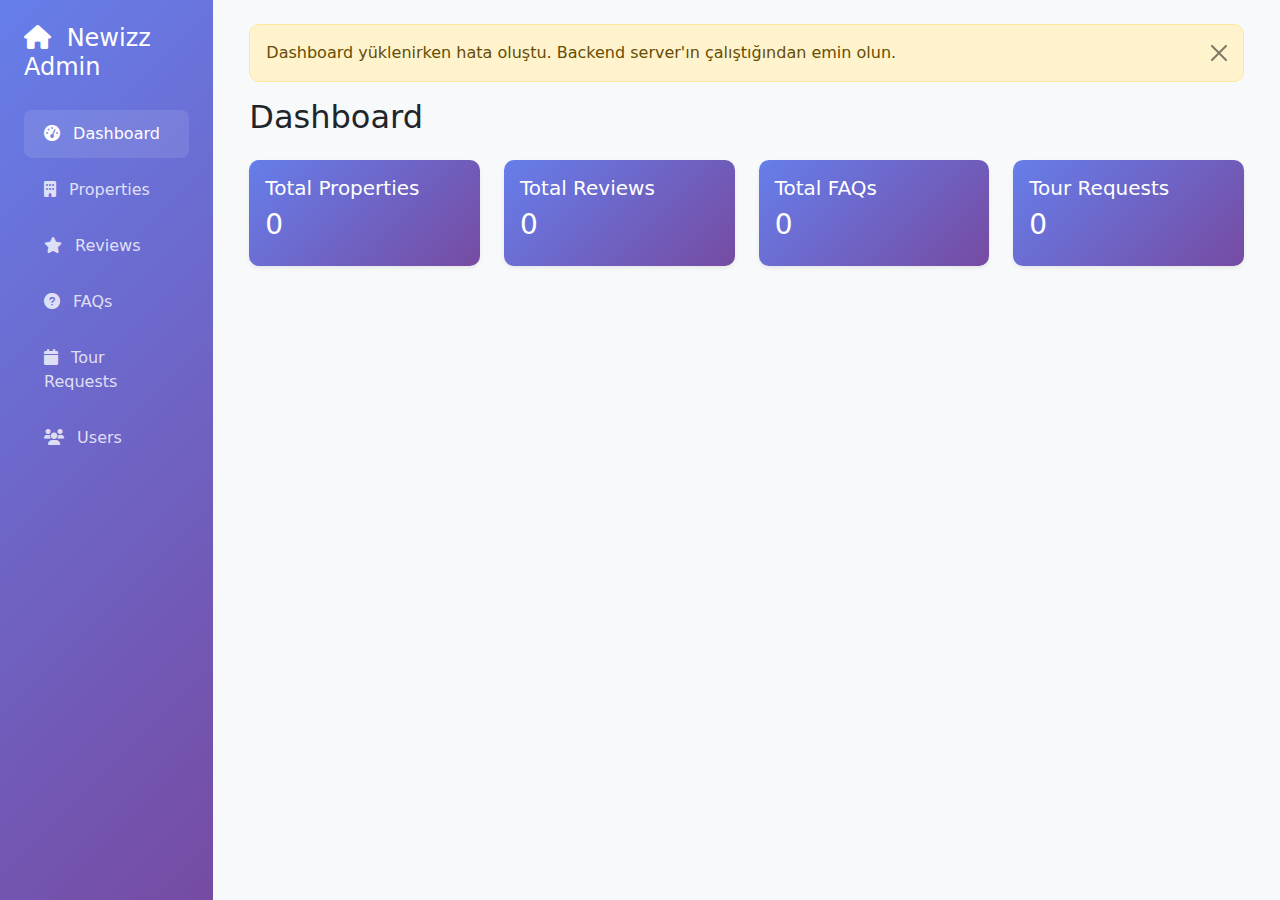
<file: admin.html>
<!DOCTYPE html>
<html lang="tr">
<head>
    <meta charset="UTF-8">
    <meta name="viewport" content="width=device-width, initial-scale=1.0">
    <title>Newizz Admin Panel</title>
    <link href="https://cdn.jsdelivr.net/npm/bootstrap@5.3.0/dist/css/bootstrap.min.css" rel="stylesheet">
    <link href="https://cdnjs.cloudflare.com/ajax/libs/font-awesome/6.0.0/css/all.min.css" rel="stylesheet">
    <style>
        .sidebar {
            min-height: 100vh;
            background: linear-gradient(135deg, #667eea 0%, #764ba2 100%);
        }
        .sidebar .nav-link {
            color: rgba(255,255,255,0.8);
            padding: 12px 20px;
            margin: 4px 0;
            border-radius: 8px;
            transition: all 0.3s;
        }
        .sidebar .nav-link:hover, .sidebar .nav-link.active {
            color: white;
            background: rgba(255,255,255,0.1);
        }
        .main-content {
            background: #f8f9fa;
            min-height: 100vh;
        }
        .card {
            border: none;
            box-shadow: 0 0.125rem 0.25rem rgba(0, 0, 0, 0.075);
            border-radius: 10px;
        }
        .stats-card {
            background: linear-gradient(135deg, #667eea 0%, #764ba2 100%);
            color: white;
        }
        .table th {
            border-top: none;
            font-weight: 600;
            color: #495057;
        }
        .btn-action {
            padding: 4px 8px;
            margin: 0 2px;
        }
        .loading {
            display: none;
        }
        .alert {
            border-radius: 10px;
        }
    </style>
</head>
<body>
    <div class="container-fluid">
        <div class="row">
            <!-- Sidebar -->
            <div class="col-md-3 col-lg-2 px-0 sidebar">
                <div class="p-4">
                    <h4 class="text-white mb-4">
                        <i class="fas fa-home me-2"></i>
                        Newizz Admin
                    </h4>
                    <nav class="nav flex-column">
                        <a class="nav-link active" href="#" data-section="dashboard">
                            <i class="fas fa-tachometer-alt me-2"></i>
                            Dashboard
                        </a>
                        <a class="nav-link" href="#" data-section="properties">
                            <i class="fas fa-building me-2"></i>
                            Properties
                        </a>
                        <a class="nav-link" href="#" data-section="reviews">
                            <i class="fas fa-star me-2"></i>
                            Reviews
                        </a>
                        <a class="nav-link" href="#" data-section="faqs">
                            <i class="fas fa-question-circle me-2"></i>
                            FAQs
                        </a>
                        <a class="nav-link" href="#" data-section="tours">
                            <i class="fas fa-calendar me-2"></i>
                            Tour Requests
                        </a>
                        <a class="nav-link" href="#" data-section="users">
                            <i class="fas fa-users me-2"></i>
                            Users
                        </a>
                    </nav>
                </div>
            </div>

            <!-- Main Content -->
            <div class="col-md-9 col-lg-10 main-content">
                <div class="p-4">
                    <!-- Dashboard Section -->
                    <div id="dashboard-section">
                        <h2 class="mb-4">Dashboard</h2>
                        <div class="row mb-4">
                            <div class="col-md-3">
                                <div class="card stats-card">
                                    <div class="card-body">
                                        <h5 class="card-title">Total Properties</h5>
                                        <h3 id="total-properties">0</h3>
                                    </div>
                                </div>
                            </div>
                            <div class="col-md-3">
                                <div class="card stats-card">
                                    <div class="card-body">
                                        <h5 class="card-title">Total Reviews</h5>
                                        <h3 id="total-reviews">0</h3>
                                    </div>
                                </div>
                            </div>
                            <div class="col-md-3">
                                <div class="card stats-card">
                                    <div class="card-body">
                                        <h5 class="card-title">Total FAQs</h5>
                                        <h3 id="total-faqs">0</h3>
                                    </div>
                                </div>
                            </div>
                            <div class="col-md-3">
                                <div class="card stats-card">
                                    <div class="card-body">
                                        <h5 class="card-title">Tour Requests</h5>
                                        <h3 id="total-tours">0</h3>
                                    </div>
                                </div>
                            </div>
                        </div>
                    </div>

                    <!-- Properties Section -->
                    <div id="properties-section" style="display: none;">
                        <div class="d-flex justify-content-between align-items-center mb-4">
                            <h2>Properties</h2>
                            <button class="btn btn-primary" onclick="showAddPropertyModal()">
                                <i class="fas fa-plus me-2"></i>Add Property
                            </button>
                        </div>
                        <div class="card">
                            <div class="card-body">
                                <div class="loading text-center py-4">
                                    <div class="spinner-border" role="status"></div>
                                </div>
                                <div id="properties-table"></div>
                            </div>
                        </div>
                    </div>

                    <!-- Reviews Section -->
                    <div id="reviews-section" style="display: none;">
                        <div class="d-flex justify-content-between align-items-center mb-4">
                            <h2>Reviews</h2>
                            <button class="btn btn-primary" onclick="showAddReviewModal()">
                                <i class="fas fa-plus me-2"></i>Add Review
                            </button>
                        </div>
                        <div class="card">
                            <div class="card-body">
                                <div class="loading text-center py-4">
                                    <div class="spinner-border" role="status"></div>
                                </div>
                                <div id="reviews-table"></div>
                            </div>
                        </div>
                    </div>

                    <!-- FAQs Section -->
                    <div id="faqs-section" style="display: none;">
                        <div class="d-flex justify-content-between align-items-center mb-4">
                            <h2>FAQs</h2>
                            <button class="btn btn-primary" onclick="showAddFAQModal()">
                                <i class="fas fa-plus me-2"></i>Add FAQ
                            </button>
                        </div>
                        <div class="card">
                            <div class="card-body">
                                <div class="loading text-center py-4">
                                    <div class="spinner-border" role="status"></div>
                                </div>
                                <div id="faqs-table"></div>
                            </div>
                        </div>
                    </div>

                    <!-- Tours Section -->
                    <div id="tours-section" style="display: none;">
                        <h2 class="mb-4">Tour Requests</h2>
                        <div class="card">
                            <div class="card-body">
                                <div class="loading text-center py-4">
                                    <div class="spinner-border" role="status"></div>
                                </div>
                                <div id="tours-table"></div>
                            </div>
                        </div>
                    </div>

                    <!-- Users Section -->
                    <div id="users-section" style="display: none;">
                        <div class="d-flex justify-content-between align-items-center mb-4">
                            <h2>Users</h2>
                        </div>
                        <div class="card">
                            <div class="card-body">
                                <div class="loading text-center py-4">
                                    <div class="spinner-border" role="status"></div>
                                </div>
                                <div id="users-table"></div>
                            </div>
                        </div>
                    </div>
                </div>
            </div>
        </div>
    </div>

    <!-- Add Property Modal -->
    <div class="modal fade" id="addPropertyModal" tabindex="-1">
        <div class="modal-dialog modal-lg">
            <div class="modal-content">
                <div class="modal-header">
                    <h5 class="modal-title">Add New Property</h5>
                    <button type="button" class="btn-close" data-bs-dismiss="modal"></button>
                </div>
                <div class="modal-body">
                    <form id="addPropertyForm">
                        <div class="row">
                            <div class="col-md-6">
                                <div class="mb-3">
                                    <label class="form-label">Title</label>
                                    <input type="text" class="form-control" name="title" required>
                                </div>
                            </div>
                            <div class="col-md-6">
                                <div class="mb-3">
                                    <label class="form-label">Price</label>
                                    <input type="number" class="form-control" name="price" required>
                                </div>
                            </div>
                        </div>
                        <div class="row">
                            <div class="col-md-6">
                                <div class="mb-3">
                                    <label class="form-label">Location</label>
                                    <input type="text" class="form-control" name="location" required>
                                </div>
                            </div>
                            <div class="col-md-6">
                                <div class="mb-3">
                                    <label class="form-label">Property Type</label>
                                    <select class="form-control" name="propertyType" required>
                                        <option value="Apartment">Apartment</option>
                                        <option value="Villa">Villa</option>
                                        <option value="House">House</option>
                                        <option value="Condo">Condo</option>
                                        <option value="Townhouse">Townhouse</option>
                                    </select>
                                </div>
                            </div>
                        </div>
                        <div class="row">
                            <div class="col-md-4">
                                <div class="mb-3">
                                    <label class="form-label">Bedrooms</label>
                                    <input type="number" class="form-control" name="bedrooms" required>
                                </div>
                            </div>
                            <div class="col-md-4">
                                <div class="mb-3">
                                    <label class="form-label">Bathrooms</label>
                                    <input type="number" class="form-control" name="bathrooms" required>
                                </div>
                            </div>
                            <div class="col-md-4">
                                <div class="mb-3">
                                    <label class="form-label">Size (m²)</label>
                                    <input type="number" class="form-control" name="size" required>
                                </div>
                            </div>
                        </div>
                        <div class="row">
                            <div class="col-md-6">
                                <div class="mb-3">
                                    <label class="form-label">Year Built</label>
                                    <input type="number" class="form-control" name="yearBuilt" min="1900" max="2030" placeholder="e.g. 2020 (optional)">
                                    <small class="text-muted">Leave empty if unknown</small>
                                </div>
                            </div>
                            <div class="col-md-6">
                                <div class="mb-3">
                                    <label class="form-label">Property Status</label>
                                    <select class="form-control" name="status" required>
                                        <option value="For Sale">For Sale</option>
                                        <option value="For Rent">For Rent</option>
                                        <option value="Sold">Sold</option>
                                        <option value="Rented">Rented</option>
                                        <option value="Under Construction">Under Construction</option>
                                        <option value="Ready">Ready</option>
                                    </select>
                                </div>
                            </div>
                        </div>
                        <div class="mb-3">
                            <label class="form-label">Description</label>
                            <textarea class="form-control" name="description" rows="3" required></textarea>
                        </div>
                        <div class="mb-3">
                            <label class="form-label">Main Image URL</label>
                            <input type="url" class="form-control" name="mainImage" required>
                        </div>
                        <div class="mb-3">
                            <label class="form-label">Additional Images (one per line)</label>
                            <textarea class="form-control" name="additionalImages" rows="3" placeholder="https://example.com/image1.jpg&#10;https://example.com/image2.jpg&#10;https://example.com/image3.jpg"></textarea>
                            <small class="text-muted">Enter one image URL per line (optional)</small>
                        </div>
                        <div class="mb-3">
                            <label class="form-label">Video URL</label>
                            <input type="url" class="form-control" name="videoUrl" placeholder="https://youtube.com/watch?v=...">
                        </div>
                        <div class="mb-3">
                            <label class="form-label">Virtual Tour URL</label>
                            <input type="url" class="form-control" name="virtualVideoUrl" placeholder="https://example.com/virtual-tour">
                        </div>
                        <div class="mb-3">
                            <label class="form-label">Features (one per line)</label>
                            <textarea class="form-control" name="features" rows="3" placeholder="Swimming Pool&#10;Garden&#10;Parking&#10;Security System"></textarea>
                            <small class="text-muted">Enter one feature per line (optional)</small>
                        </div>
                        <div class="mb-3">
                            <label class="form-label">Floor Plans (JSON format)</label>
                            <textarea class="form-control" name="floorPlans" rows="4" placeholder='[{"title":"Ground Floor","image":"https://example.com/floor1.jpg","description":"Ground floor plan"},{"title":"First Floor","image":"https://example.com/floor2.jpg","description":"First floor plan"}]'></textarea>
                            <small class="text-muted">Enter floor plans in JSON format (optional)</small>
                        </div>
                        <div class="mb-3">
                            <label class="form-label">Nearby Education (JSON format)</label>
                            <textarea class="form-control" name="nearbyEducation" rows="3" placeholder='[{"name":"School Name","distance":"500m","type":"Primary School"}]'></textarea>
                            <small class="text-muted">Enter nearby education places in JSON format (optional)</small>
                        </div>
                        <div class="mb-3">
                            <label class="form-label">Nearby Stores (JSON format)</label>
                            <textarea class="form-control" name="nearbyStores" rows="3" placeholder='[{"name":"Store Name","distance":"200m","type":"Supermarket"}]'></textarea>
                            <small class="text-muted">Enter nearby stores in JSON format (optional)</small>
                        </div>
                        <div class="mb-3">
                            <label class="form-label">Nearby Health (JSON format)</label>
                            <textarea class="form-control" name="nearbyHealth" rows="3" placeholder='[{"name":"Hospital Name","distance":"1km","type":"Hospital"}]'></textarea>
                            <small class="text-muted">Enter nearby health facilities in JSON format (optional)</small>
                        </div>
                    </form>
                </div>
                <div class="modal-footer">
                    <button type="button" class="btn btn-secondary" data-bs-dismiss="modal">Cancel</button>
                    <button type="button" class="btn btn-primary" onclick="addProperty()">Add Property</button>
                </div>
            </div>
        </div>
    </div>

    <!-- Add FAQ Modal -->
    <div class="modal fade" id="addFAQModal" tabindex="-1">
        <div class="modal-dialog">
            <div class="modal-content">
                <div class="modal-header">
                    <h5 class="modal-title">Add New FAQ</h5>
                    <button type="button" class="btn-close" data-bs-dismiss="modal"></button>
                </div>
                <div class="modal-body">
                    <form id="addFAQForm">
                        <div class="mb-3">
                            <label class="form-label">Question</label>
                            <input type="text" class="form-control" name="question" required>
                        </div>
                        <div class="mb-3">
                            <label class="form-label">Answer</label>
                            <textarea class="form-control" name="answer" rows="3" required></textarea>
                        </div>
                        <div class="mb-3">
                            <label class="form-label">Category</label>
                            <select class="form-control" name="category" required>
                                <option value="General">General</option>
                                <option value="Property">Property</option>
                                <option value="Payment">Payment</option>
                                <option value="Legal">Legal</option>
                                <option value="Other">Other</option>
                            </select>
                        </div>
                    </form>
                </div>
                <div class="modal-footer">
                    <button type="button" class="btn btn-secondary" data-bs-dismiss="modal">Cancel</button>
                    <button type="button" class="btn btn-primary" onclick="addFAQ()">Add FAQ</button>
                </div>
            </div>
        </div>
    </div>

    <!-- Add Review Modal -->
    <div class="modal fade" id="addReviewModal" tabindex="-1">
        <div class="modal-dialog modal-lg">
            <div class="modal-content">
                <div class="modal-header">
                    <h5 class="modal-title">Add New Review</h5>
                    <button type="button" class="btn-close" data-bs-dismiss="modal"></button>
                </div>
                <div class="modal-body">
                    <form id="addReviewForm">
                        <div class="row">
                            <div class="col-md-6">
                                <div class="mb-3">
                                    <label class="form-label">User Name</label>
                                    <input type="text" class="form-control" name="userName" required>
                                </div>
                            </div>
                            <div class="col-md-6">
                                <div class="mb-3">
                                    <label class="form-label">User Email</label>
                                    <input type="email" class="form-control" name="userEmail" required>
                                </div>
                            </div>
                        </div>
                        <div class="row">
                            <div class="col-md-6">
                                <div class="mb-3">
                                    <label class="form-label">Property</label>
                                    <div class="input-group">
                                        <input type="text" class="form-control" id="propertySearch" placeholder="Search properties..." onkeyup="adminPanel.filterProperties(this.value)">
                                        <button class="btn btn-outline-secondary" type="button" onclick="adminPanel.showPropertyModal()">
                                            <i class="fas fa-search"></i>
                                        </button>
                                    </div>
                                    <select class="form-control mt-2" name="propertyId" id="reviewPropertySelect" required>
                                        <option value="">Select Property</option>
                                    </select>
                                    <small class="text-muted">Type to search or click search button to see all properties</small>
                                </div>
                            </div>
                            <div class="col-md-6">
                                <div class="mb-3">
                                    <label class="form-label">Rating</label>
                                    <select class="form-control" name="rating" required>
                                        <option value="5">5 Stars - Excellent</option>
                                        <option value="4">4 Stars - Very Good</option>
                                        <option value="3">3 Stars - Good</option>
                                        <option value="2">2 Stars - Fair</option>
                                        <option value="1">1 Star - Poor</option>
                                    </select>
                                </div>
                            </div>
                        </div>
                        <div class="mb-3">
                            <label class="form-label">Avatar URL</label>
                            <input type="url" class="form-control" name="avatarUrl" placeholder="https://example.com/avatar.jpg">
                        </div>
                        <div class="mb-3">
                            <label class="form-label">Comment</label>
                            <textarea class="form-control" name="comment" rows="4" required placeholder="Write your review here..."></textarea>
                        </div>
                    </form>
                </div>
                <div class="modal-footer">
                    <button type="button" class="btn btn-secondary" data-bs-dismiss="modal">Cancel</button>
                    <button type="button" class="btn btn-primary" onclick="addReview()">Add Review</button>
                </div>
            </div>
        </div>
    </div>

    <!-- Property Selection Modal -->
    <div class="modal fade" id="propertySelectionModal" tabindex="-1">
        <div class="modal-dialog modal-lg">
            <div class="modal-content">
                <div class="modal-header">
                    <h5 class="modal-title">Select Property</h5>
                    <button type="button" class="btn-close" data-bs-dismiss="modal"></button>
                </div>
                <div class="modal-body">
                    <div class="mb-3">
                        <input type="text" class="form-control" id="modalPropertySearch" placeholder="Search properties..." onkeyup="adminPanel.filterModalProperties(this.value)">
                    </div>
                    <div class="table-responsive">
                        <table class="table table-hover">
                            <thead>
                                <tr>
                                    <th>Title</th>
                                    <th>Location</th>
                                    <th>Price</th>
                                    <th>Type</th>
                                    <th>Action</th>
                                </tr>
                            </thead>
                            <tbody id="propertySelectionTable">
                                <!-- Properties will be loaded here -->
                            </tbody>
                        </table>
                    </div>
                </div>
                <div class="modal-footer">
                    <button type="button" class="btn btn-secondary" data-bs-dismiss="modal">Cancel</button>
                </div>
            </div>
        </div>
    </div>

    <script src="https://cdn.jsdelivr.net/npm/bootstrap@5.3.0/dist/js/bootstrap.bundle.min.js"></script>
    <script src="assets/js/admin-panel.js"></script>
</body>
</html>
</file>
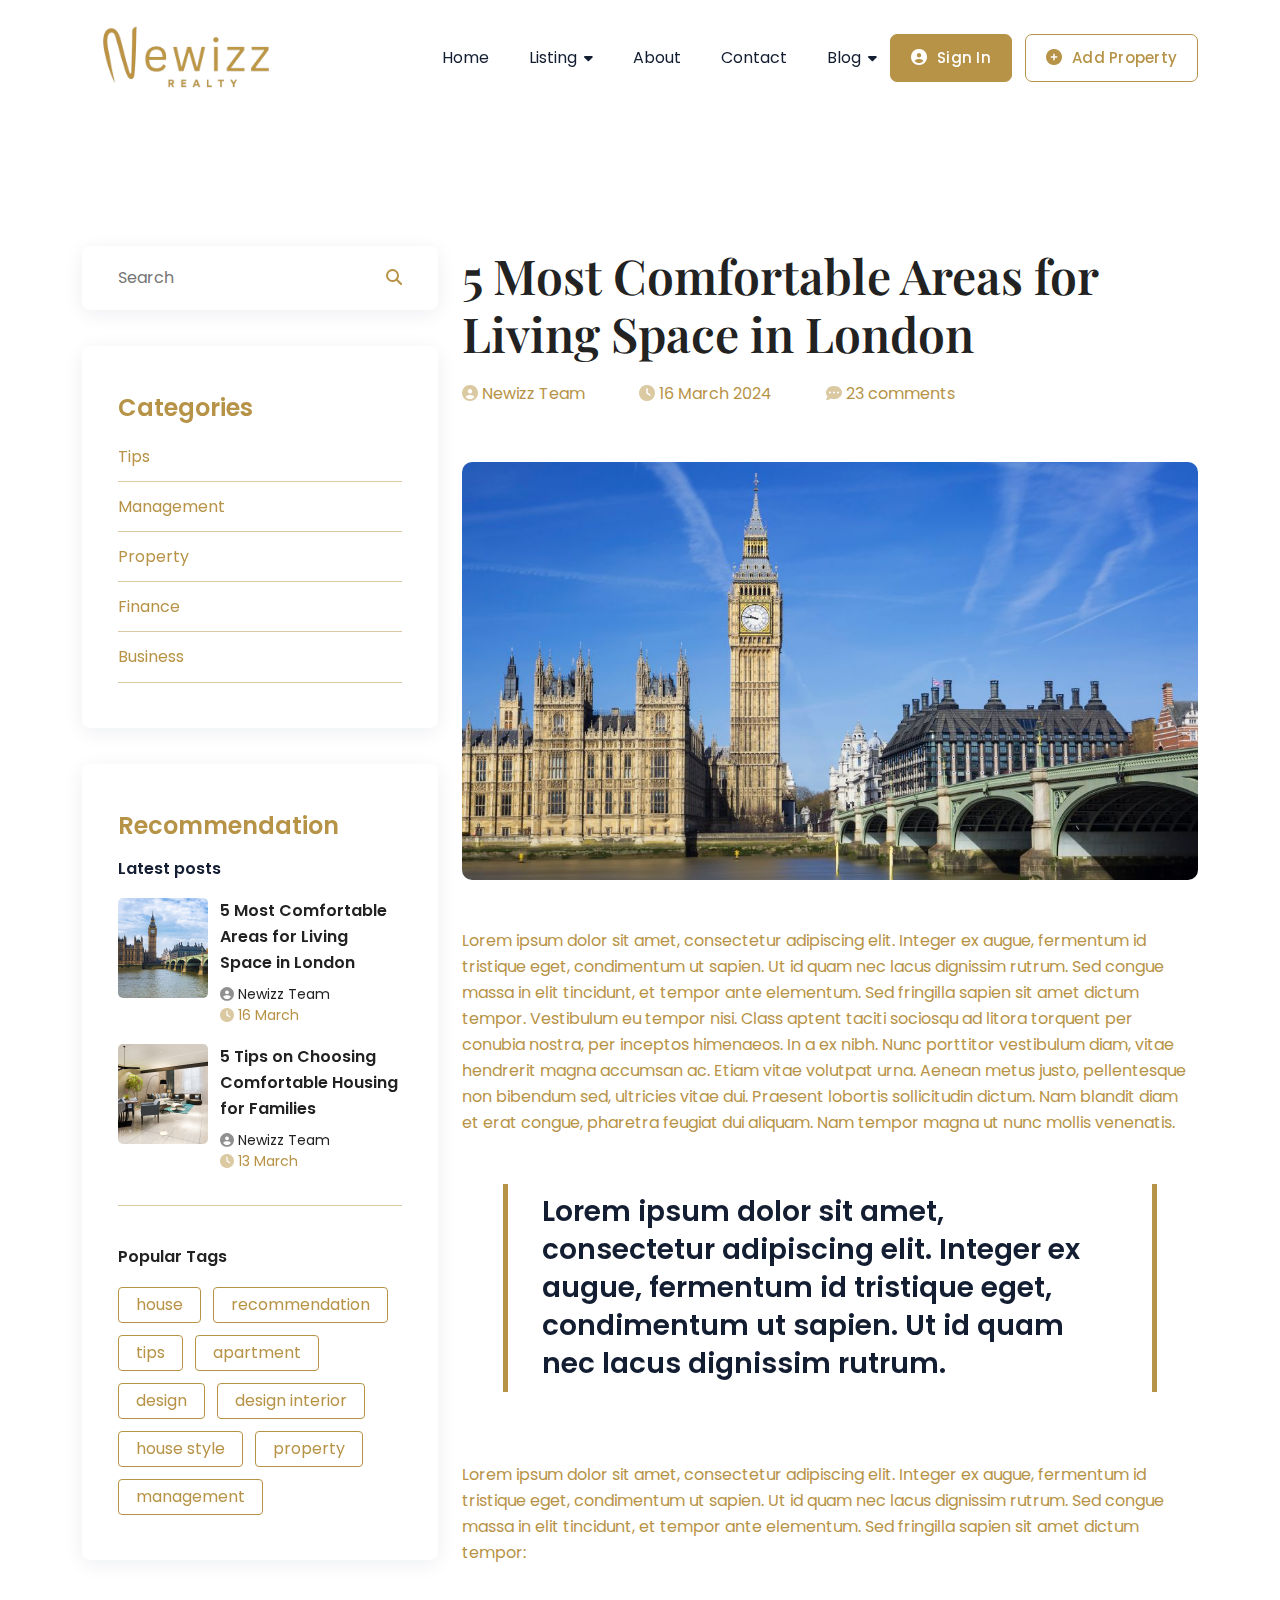
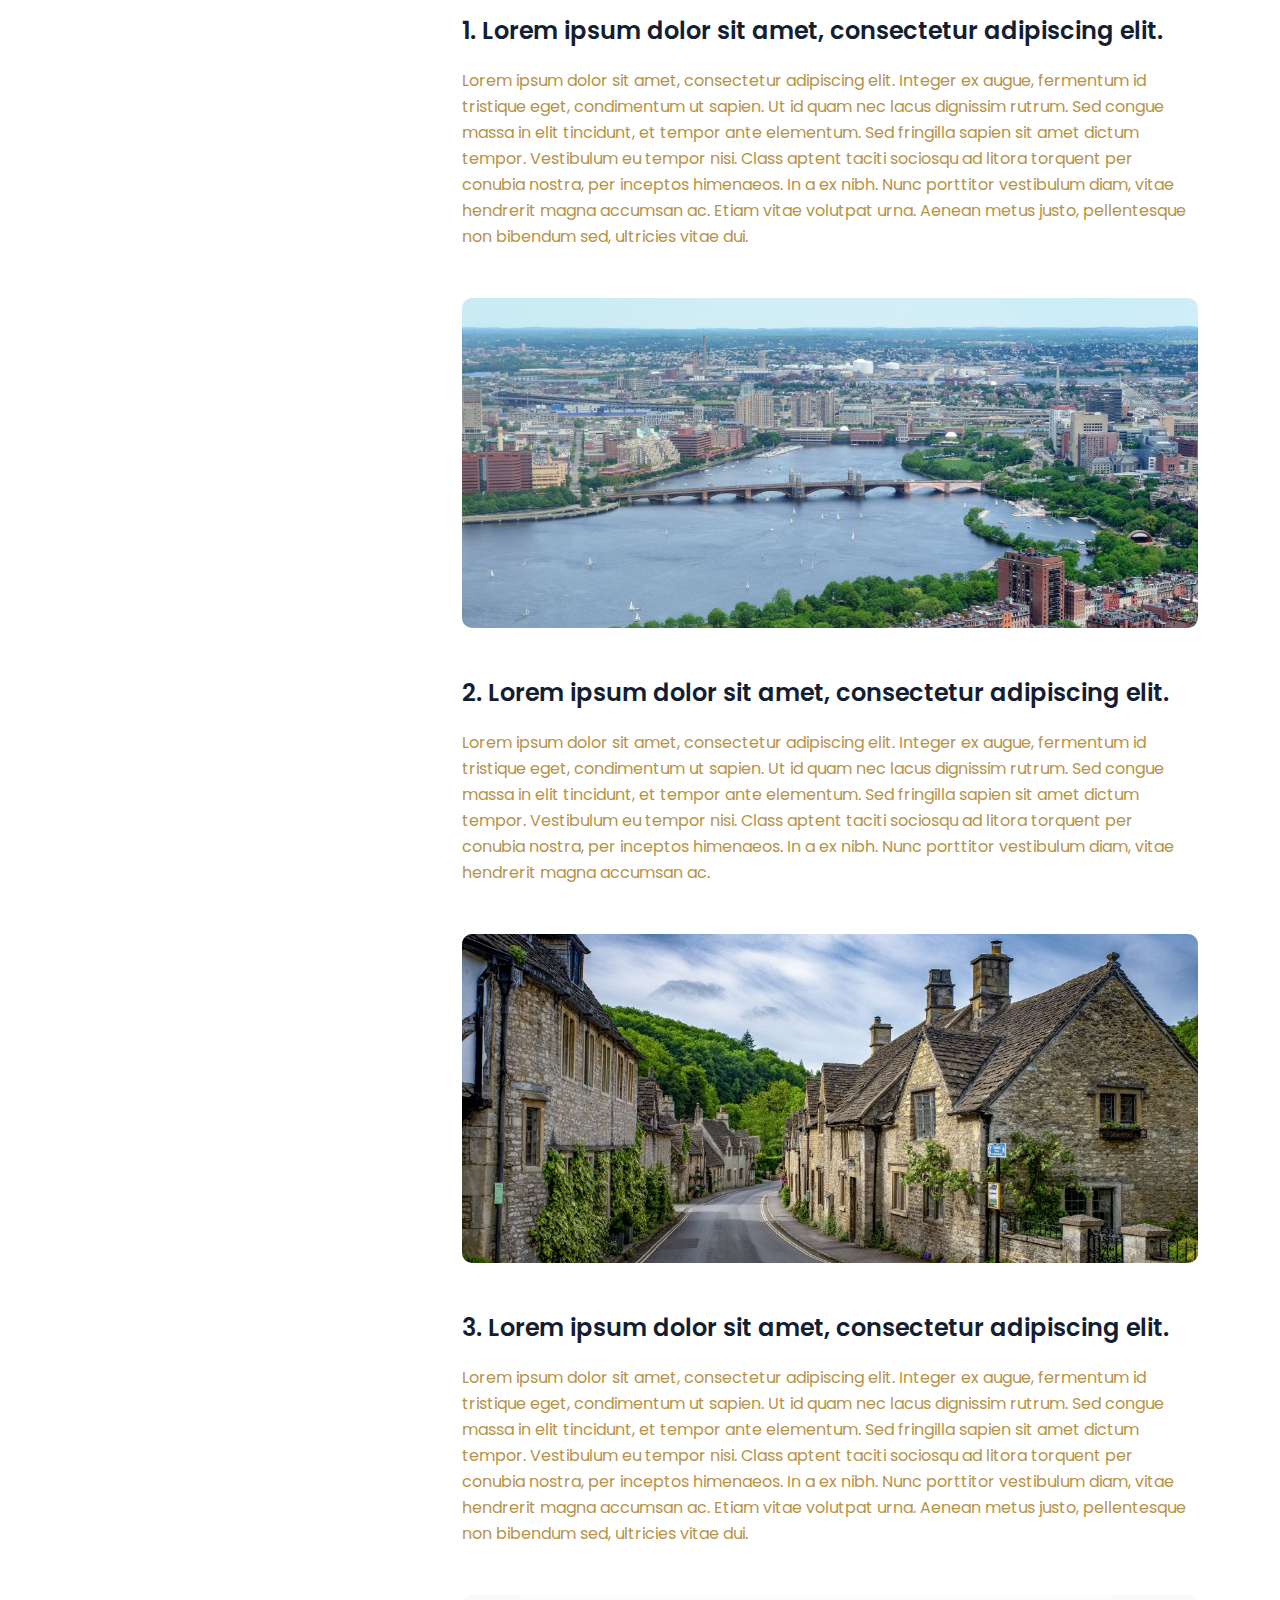
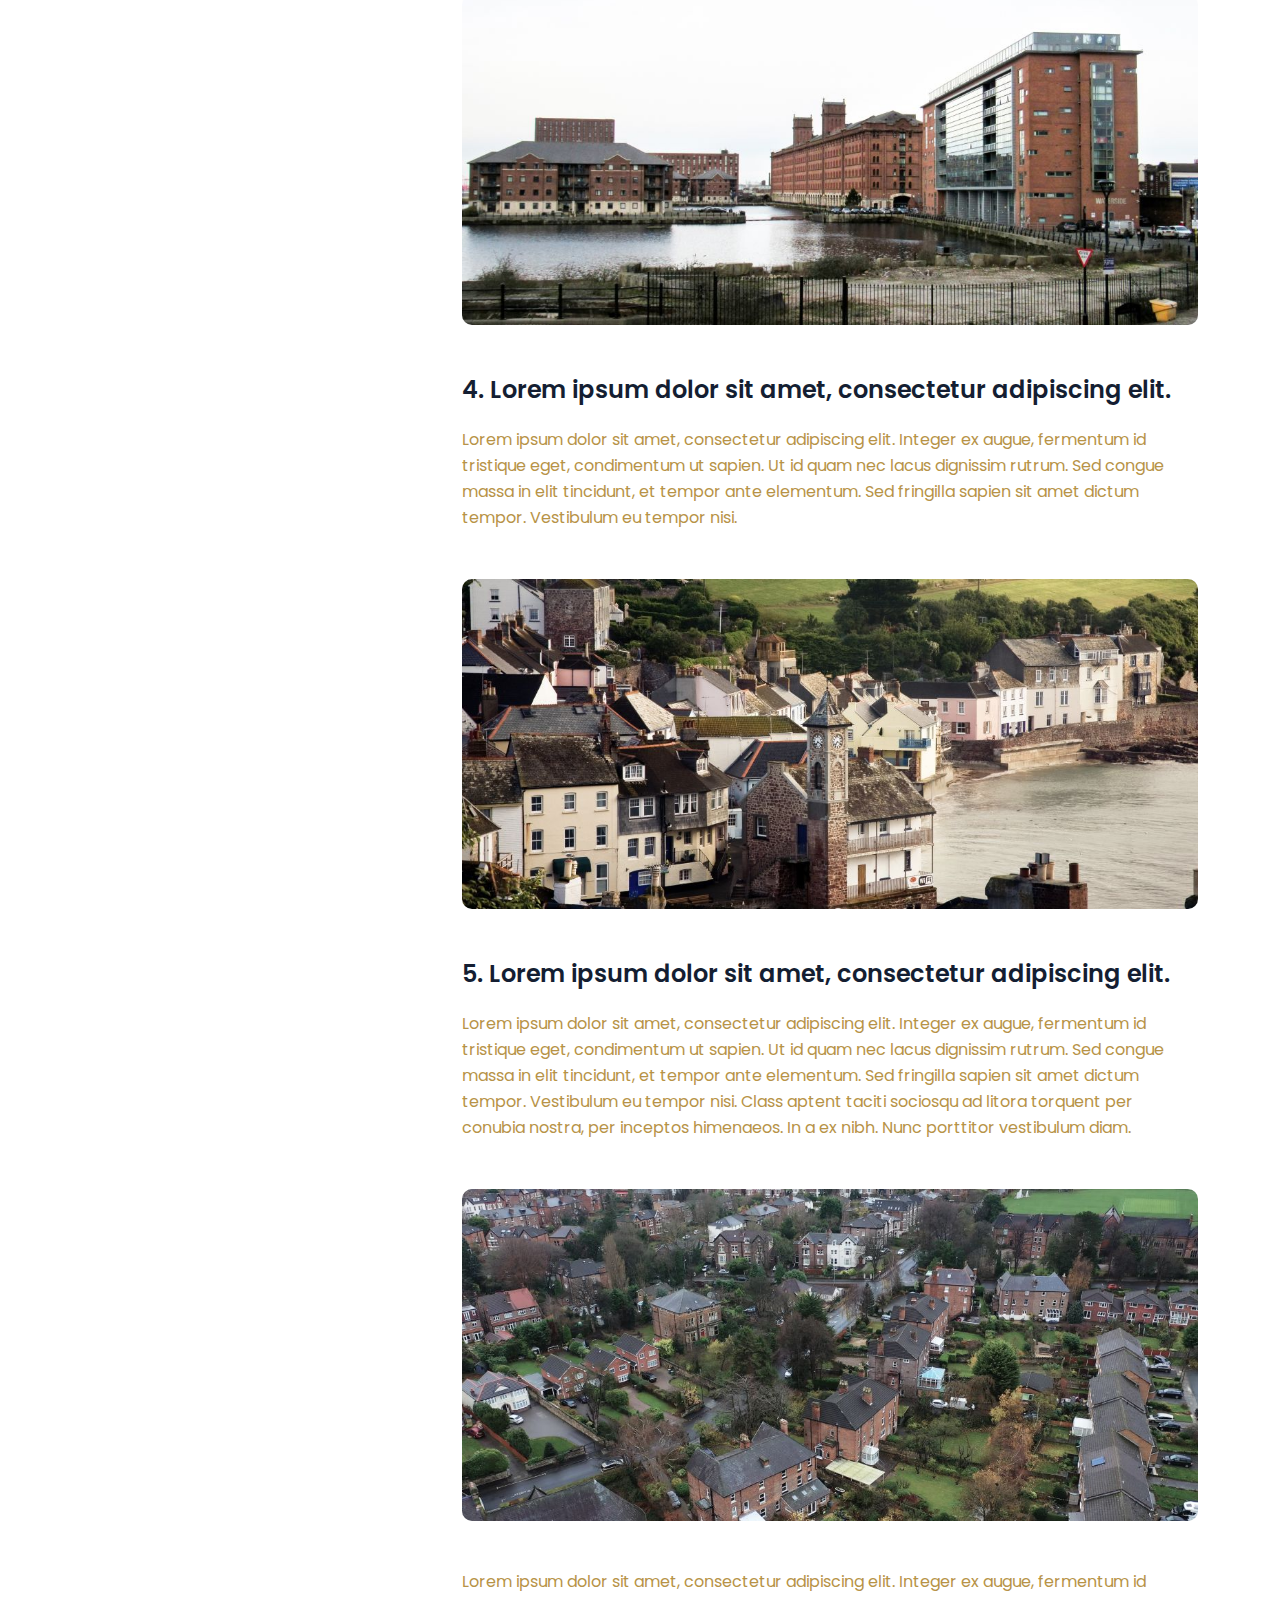
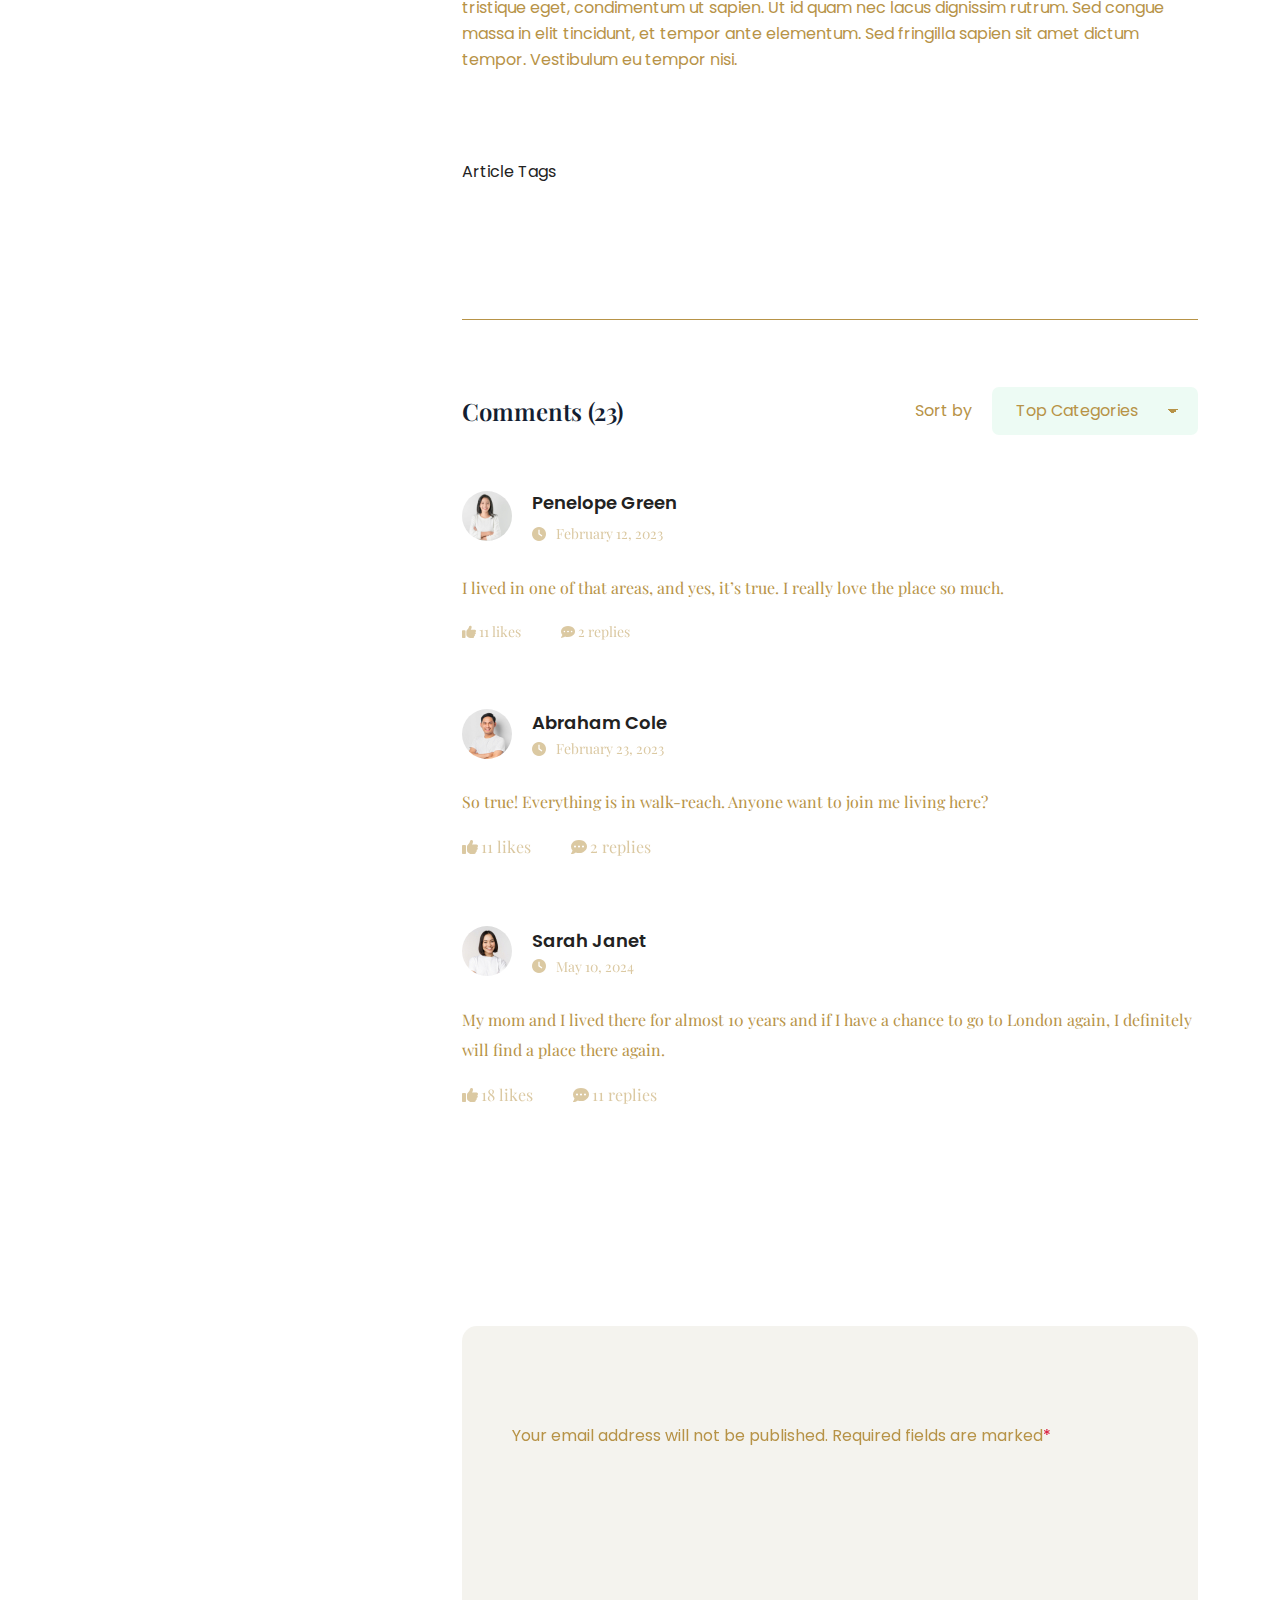
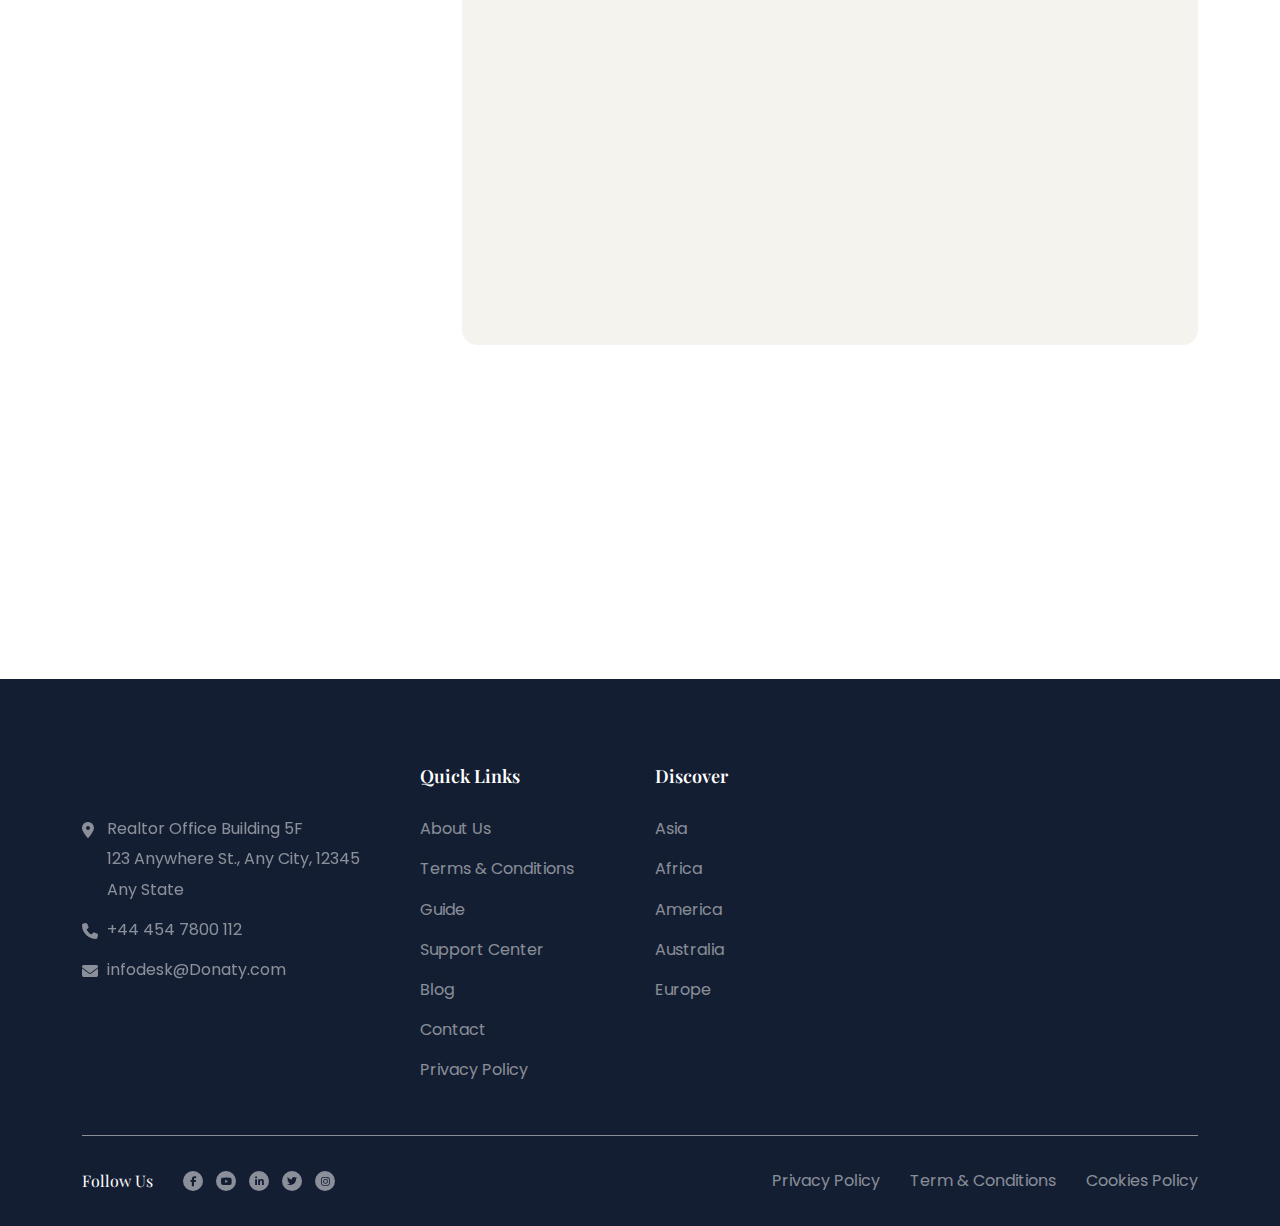
<file: blog-details.html>
<!DOCTYPE html>
<html class="no-js" lang="en">
  <head>
    <!-- Meta Tags -->
    <meta charset="utf-8">
    <meta http-equiv="x-ua-compatible" content="ie=edge">
    <meta name="viewport" content="width=device-width, initial-scale=1">
    <meta name="description" content="Newizz Real Estate">
    <meta name="author" content="jirlie.com">
    <!-- Favicon Icon -->
    <link rel="icon" href="assets/newizz_img/favlogo.png">
    <!-- Site Title -->
    <title>Newizz Real Estate</title>
    <!-- Fonts -->
    <link rel="preconnect" href="https://fonts.googleapis.com">
    <link rel="preconnect" href="https://fonts.gstatic.com" crossorigin>
    <link href="https://fonts.googleapis.com/css2?family=DM+Sans:ital,opsz,wght@0,9..40,100..1000;1,9..40,100..1000&family=Playfair+Display:ital,wght@0,400..900;1,400..900&family=Poppins:ital,wght@0,100;0,200;0,300;0,400;0,500;0,600;0,700;0,800;0,900;1,100;1,200;1,300;1,400;1,500;1,600;1,700;1,800;1,900&display=swap" rel="stylesheet">
    <!-- CSS Stylesheets -->
    <link rel="stylesheet" href="assets/css/bootstrap.min.css">
    <link rel="stylesheet" href="assets/css/fontawesome.min.css">
    <link rel="stylesheet" href="assets/css/slick.min.css">
    <link rel="stylesheet" href="assets/css/light-gallery.min.css">
    <link rel="stylesheet" href="assets/css/jquery-ui.min.css">
    <link rel="stylesheet" href="assets/css/odometer.css">
    <link rel="stylesheet" href="assets/css/animate.css">
    <link rel="stylesheet" href="assets/css/style.css">
 </head>
  <body>
    <!-- Start Preloader -->
     <div class="cs_preloader cs_center">
      <div class="cs_preloader_in cs_center cs_radius_50">
        <span class="cs_center cs_white_bg cs_accent_color">
        <svg width="50" height="50" viewBox="0 0 24 24" fill="none" xmlns="http://www.w3.org/2000/svg">
          <path d="M24 7.96075V21.317C23.9993 22.0283 23.7181 22.7104 23.2182 23.2134C22.7182 23.7164 22.0404 23.9993 21.3333 24H16.8889C16.4174 24 15.9652 23.8115 15.6318 23.4761C15.2984 23.1407 15.1111 22.6857 15.1111 22.2113V17.2924C15.1111 17.0552 15.0175 16.8277 14.8508 16.66C14.6841 16.4923 14.458 16.398 14.2222 16.398H9.77778C9.54203 16.398 9.31594 16.4923 9.14924 16.66C8.98254 16.8277 8.88889 17.0552 8.88889 17.2924V22.2113C8.88889 22.6857 8.70159 23.1407 8.36819 23.4761C8.03479 23.8115 7.58261 24 7.11111 24H2.66667C1.95964 23.9993 1.28177 23.7164 0.781828 23.2134C0.281884 22.7104 0.000705969 22.0283 0 21.317V7.96075C0.000665148 7.65188 0.0804379 7.34839 0.231621 7.07957C0.382805 6.81075 0.600296 6.58567 0.863111 6.42605L11.0853 0.255041C11.3617 0.0881572 11.6779 0 12.0002 0C12.3225 0 12.6388 0.0881572 12.9151 0.255041L23.1373 6.42605C23.4001 6.58573 23.6175 6.81083 23.7686 7.07965C23.9197 7.34846 23.9994 7.65192 24 7.96075Z" fill="currentColor"/>
          </svg>
          </span>
      </div>
     </div>
    <!-- End Preloader -->
    <!-- Start Header Section -->
<header class="cs_site_header cs_style_1 cs_sticky_header">
      <div class="cs_main_header">
        <div class="container">
          <div class="cs_main_header_in">
            <div class="cs_main_header_left">
              <a class="cs_site_branding" href="index.html" aria-label="Click to visit home page"><img src="assets/newizz_img/logo_bgremoved.PNG" alt="Logo"></a>
              <nav class="cs_nav cs_heading_color">
                <ul class="cs_nav_list">
                  <li>
                    <a href="index.html" aria-label="Home">Home</a>
                  </li>
                  <li class="menu-item-has-children">
                    <a href="">Listing</a>
                    <ul>
                      <li><a href="property-grid.html" aria-label="Click to visit all property page">Property Grid View</a></li>
                      <li><a href="property-map.html" aria-label="Click to visit property map view page">Property Map View</a></li>
                      <li><a href="property-details.html" aria-label="Click to visit property details page">Property Details</a></li>
                      <!-- <li><a href="property-details-v2.html" aria-label="Click to visit property details V2 page">Property Details V2</a></li> -->
                    </ul>
                  </li>
                  <li><a href="about.html" aria-label="Click to visit about page">About</a></li>
                  <li><a href="contact.html" aria-label="Click to visit contact page">Contact</a></li>
                  <li class="menu-item-has-children">
                    <a href="">Blog</a>
                    <ul>
                      <li><a href="blog.html" aria-label="Click to visit all posts">Blog</a></li>
                      <li><a href="blog-details.html" aria-label="Click to read post details">Blog Details</a></li>
                    </ul>
                  </li>
                </ul>
              </nav>
            </div>
            <div class="cs_main_header_right">
              <a href="sign-up.html" aria-label="Sign In Button" class="cs_btn cs_style_1 cs_accent_bg cs_fs_15 cs_medium cs_white_color cs_radius_7">
              <span class="cs_btn_icon"><i class="fa-solid fa-circle-user"></i></span>
              <span class="cs_btn_text">Sign In</span>
              </a>
              <a href="profile.html" aria-label="Add Property Button" class="cs_btn cs_style_1 cs_type_1 cs_accent_color cs_fs_15 cs_medium cs_radius_7">
              <span class="cs_btn_icon"><i class="fa-solid fa-circle-plus"></i></span>
              <span class="cs_btn_text">Add Property</span>
              </a>
            </div>
          </div>
        </div>
      </div>
    </header>
    <div class="cs_height_116 cs_height_lg_110"></div>
    <!-- End Header Section -->
    <!-- Start Blog Section -->
    <section>
      <div class="cs_height_130 cs_height_lg_80"></div>
      <div class="container">
        <div class="row cs_gap_y_40">
          <div class="col-xl-4 col-lg-5">
            <aside class="cs_sidebar cs_style_1">
              <div class="cs_sidebar_widget cs_white_bg cs_radius_8 wow fadeInLeft">
                <form class="cs_sidebar_search_form">
                  <input type="text" name="search-text" placeholder="Search">
                  <button type="button" aria-label="Search button" class="cs_search_icon">
                  <i class="fa-solid fa-magnifying-glass"></i></button>
                </form>
              </div>
              <div class="cs_sidebar_widget cs_white_bg cs_radius_8 wow fadeInLeft" data-wow-delay="150ms">
                <h2 class="cs_fs_24 cs_semibold cs_accent_color cs_body_font cs_mb_7">Categories</h2>
                <ul class="cs_categories cs_mp_0">
                  <li><a href="/service-details" aria-label="Category button">Tips</a></li>
                  <li><a href="/service-details" aria-label="Category button">Management</a></li>
                  <li><a href="/service-details" aria-label="Category button">Property</a></li>
                  <li><a href="/service-details" aria-label="Category button">Finance</a></li>
                  <li><a href="/service-details" aria-label="Category button">Business</a></li>
                </ul>
              </div>
              <div class="cs_sidebar_widget cs_white_bg cs_radius_8 wow fadeInLeft" data-wow-delay="300ms">
                <h2 class="cs_fs_24 cs_semibold cs_accent_color cs_body_font cs_mb_11">Recommendation</h2>
                <h3 class="cs_fs_16 cs_semibold cs_body_font cs_mb_14">Latest posts</h3>
                <ul class="cs_latest_posts cs_mp_0">
                  <li>
                    <div class="cs_post cs_style_3">
                      <a href="blog-details.html" aria-label="Click to read post" class="cs_post_thumbnail cs_radius_5">
                      <img src="assets/img/post_img_7.jpg" alt="Post Image">
                      </a>
                      <div class="cs_post_info">
                        <h3 class="cs_post_title cs_fs_16 cs_semibold cs_body_font cs_black_color cs_mb_10"><a href="blog-details.html" aria-label="Click to read post">5 Most Comfortable Areas for Living Space in London</a></h3>
                        <div class="cs_post_meta_wrapper cs_fs_14">
                          <div class="cs_post_meta">
                            <span><i class="fa-solid fa-circle-user"></i></span>
                            <span>Newizz Team</span>
                          </div>
                          <div class="cs_post_meta">
                            <span><i class="fa-solid fa-clock"></i></span>
                            <span>16 March</span>
                          </div>
                        </div>
                      </div>
                    </div>
                  </li>
                  <li>
                    <div class="cs_post cs_style_3">
                      <a href="blog-details.html" aria-label="Click to read post" class="cs_post_thumbnail cs_radius_5">
                      <img src="assets/img/post_img_8.jpg" alt="Post Image">
                      </a>
                      <div class="cs_post_info">
                        <h3 class="cs_post_title cs_fs_16 cs_semibold cs_body_font cs_black_color cs_mb_10"><a href="blog-details.html" aria-label="Click to read post">5 Tips on Choosing Comfortable Housing for Families</a></h3>
                        <div class="cs_post_meta_wrapper cs_fs_14">
                          <div class="cs_post_meta">
                            <span><i class="fa-solid fa-circle-user"></i></span>
                            <span>Newizz Team</span>
                          </div>
                          <div class="cs_post_meta">
                            <span><i class="fa-solid fa-clock"></i></span>
                            <span>13 March</span>
                          </div>
                        </div>
                      </div>
                    </div>
                  </li>
                </ul>
                <h2 class="cs_fs_16 cs_semibold cs_body_font cs_black_color cs_mb_15">Popular Tags</h2>
                <div class="cs_tags_links">
                  <a href="#" class="cs_tag_link cs_radius_4" aria-label="Post tag button">house</a>
                  <a href="#" class="cs_tag_link cs_radius_4" aria-label="Post tag button">recommendation</a>
                  <a href="#" class="cs_tag_link cs_radius_4" aria-label="Post tag button">tips</a>
                  <a href="#" class="cs_tag_link cs_radius_4" aria-label="Post tag button">apartment</a>
                  <a href="#" class="cs_tag_link cs_radius_4" aria-label="Post tag button">design</a>
                  <a href="#" class="cs_tag_link cs_radius_4" aria-label="Post tag button">design interior</a>
                  <a href="#" class="cs_tag_link cs_radius_4" aria-label="Post tag button">house style</a>
                  <a href="#" class="cs_tag_link cs_radius_4" aria-label="Post tag button">property</a>
                  <a href="#" class="cs_tag_link cs_radius_4" aria-label="Post tag button">management</a>
                </div>
              </div>
            </aside>
          </div>
          <div class="col-xl-8 col-lg-7">
            <div class="cs_post_details wow fadeInRight">
              <h2>5 Most Comfortable Areas for Living Space in London</h2>
              <div class="cs_post_meta_wrapper">
                <div class="cs_post_meta">
                  <span><i class="fa-solid fa-circle-user"></i></span>
                  <span>Newizz Team</span>
                </div>
                <div class="cs_post_meta">
                  <span><i class="fa-solid fa-clock"></i></span>
                  <span>16 March 2024</span>
                </div>
                <div class="cs_post_meta">
                  <span><i class="fa-solid fa-comment-dots"></i></span>
                  <span>23 comments</span>
                </div>
              </div>
              <img src="assets/img/post_details_img_1.jpg" alt="Post Details Image">
              <p>Lorem ipsum dolor sit amet, consectetur adipiscing elit. Integer ex augue, fermentum id tristique eget, condimentum ut sapien. Ut id quam nec lacus dignissim rutrum. Sed congue massa in elit tincidunt, et tempor ante elementum. Sed fringilla sapien sit amet dictum tempor. Vestibulum eu tempor nisi. Class aptent taciti sociosqu ad litora torquent per conubia nostra, per inceptos himenaeos. In a ex nibh. Nunc porttitor vestibulum diam, vitae hendrerit magna accumsan ac. Etiam vitae volutpat urna. Aenean metus justo, pellentesque non bibendum sed, ultricies vitae dui. Praesent lobortis sollicitudin dictum. Nam blandit diam et erat congue, pharetra feugiat dui aliquam. Nam tempor magna ut nunc mollis venenatis.</p>
              <blockquote>Lorem ipsum dolor sit amet, consectetur adipiscing elit. Integer ex augue, fermentum id tristique eget, condimentum ut sapien. Ut id quam nec lacus dignissim rutrum.</blockquote>
              <p>Lorem ipsum dolor sit amet, consectetur adipiscing elit. Integer ex augue, fermentum id tristique eget, condimentum ut sapien. Ut id quam nec lacus dignissim rutrum. Sed congue massa in elit tincidunt, et tempor ante elementum. Sed fringilla sapien sit amet dictum tempor:</p>
              <h3>1. Lorem ipsum dolor sit amet, consectetur adipiscing elit.</h3>
              <p>Lorem ipsum dolor sit amet, consectetur adipiscing elit. Integer ex augue, fermentum id tristique eget, condimentum ut sapien. Ut id quam nec lacus dignissim rutrum. Sed congue massa in elit tincidunt, et tempor ante elementum. Sed fringilla sapien sit amet dictum tempor. Vestibulum eu tempor nisi. Class aptent taciti sociosqu ad litora torquent per conubia nostra, per inceptos himenaeos. In a ex nibh. Nunc porttitor vestibulum diam, vitae hendrerit magna accumsan ac. Etiam vitae volutpat urna. Aenean metus justo, pellentesque non bibendum sed, ultricies vitae dui.</p>
              <img src="assets/img/post_details_img_2.jpg" alt="Post Details Image">
              <h3>2. Lorem ipsum dolor sit amet, consectetur adipiscing elit. </h3>
              <p>Lorem ipsum dolor sit amet, consectetur adipiscing elit. Integer ex augue, fermentum id tristique eget, condimentum ut sapien. Ut id quam nec lacus dignissim rutrum. Sed congue massa in elit tincidunt, et tempor ante elementum. Sed fringilla sapien sit amet dictum tempor. Vestibulum eu tempor nisi. Class aptent taciti sociosqu ad litora torquent per conubia nostra, per inceptos himenaeos. In a ex nibh. Nunc porttitor vestibulum diam, vitae hendrerit magna accumsan ac.</p>
              <img src="assets/img/post_details_img_3.jpg" alt="Post Details Image">
              <h3>3. Lorem ipsum dolor sit amet, consectetur adipiscing elit.</h3>
              <p>Lorem ipsum dolor sit amet, consectetur adipiscing elit. Integer ex augue, fermentum id tristique eget, condimentum ut sapien. Ut id quam nec lacus dignissim rutrum. Sed congue massa in elit tincidunt, et tempor ante elementum. Sed fringilla sapien sit amet dictum tempor. Vestibulum eu tempor nisi. Class aptent taciti sociosqu ad litora torquent per conubia nostra, per inceptos himenaeos. In a ex nibh. Nunc porttitor vestibulum diam, vitae hendrerit magna accumsan ac. Etiam vitae volutpat urna. Aenean metus justo, pellentesque non bibendum sed, ultricies vitae dui.</p>
              <img src="assets/img/post_details_img_4.jpg" alt="Post Details Image">
              <h3>4. Lorem ipsum dolor sit amet, consectetur adipiscing elit.</h3>
              <p>Lorem ipsum dolor sit amet, consectetur adipiscing elit. Integer ex augue, fermentum id tristique eget, condimentum ut sapien. Ut id quam nec lacus dignissim rutrum. Sed congue massa in elit tincidunt, et tempor ante elementum. Sed fringilla sapien sit amet dictum tempor. Vestibulum eu tempor nisi.</p>
              <img src="assets/img/post_details_img_5.jpg" alt="Post Details Image">
              <h3>5. Lorem ipsum dolor sit amet, consectetur adipiscing elit.</h3>
              <p>Lorem ipsum dolor sit amet, consectetur adipiscing elit. Integer ex augue, fermentum id tristique eget, condimentum ut sapien. Ut id quam nec lacus dignissim rutrum. Sed congue massa in elit tincidunt, et tempor ante elementum. Sed fringilla sapien sit amet dictum tempor. Vestibulum eu tempor nisi. Class aptent taciti sociosqu ad litora torquent per conubia nostra, per inceptos himenaeos. In a ex nibh. Nunc porttitor vestibulum diam.</p>
              <img src="assets/img/post_details_img_6.jpg" alt="Post Details Image">
              <p>Lorem ipsum dolor sit amet, consectetur adipiscing elit. Integer ex augue, fermentum id tristique eget, condimentum ut sapien. Ut id quam nec lacus dignissim rutrum. Sed congue massa in elit tincidunt, et tempor ante elementum. Sed fringilla sapien sit amet dictum tempor. Vestibulum eu tempor nisi.</p>
            </div>
            <div class="cs_post_tags">
              <p class="cs_mb_12">Article Tags</p>
              <div class="cs_tags_links wow fadeInUp">
                <a href="#" class="cs_tag_link cs_radius_4"aria-label="Post tag button">house</a>
                <a href="#" class="cs_tag_link cs_radius_4"aria-label="Post tag button">living space</a>
                <a href="#" class="cs_tag_link cs_radius_4"aria-label="Post tag button">london</a>
                <a href="#" class="cs_tag_link cs_radius_4"aria-label="Post tag button">apartment</a>
                <a href="#" class="cs_tag_link cs_radius_4"aria-label="Post tag button">property</a>
                <a href="#" class="cs_tag_link cs_radius_4"aria-label="Post tag button">living area</a>
              </div>
            </div>
            <div class="cs_post_comments">
              <div class="cs_post_comment_header cs_mb_50">
                <h3 class="cs_fs_24 cs_semibold mb-0">Comments (23)</h3>
                <div class="cs_comment_header_right">
                  <p class="mb-0">Sort by</p>
                  <select aria-label="Select comment type" name="comment-category" class="cs_custom_select">
                    <option value="top-categories">Top Categories</option>
                    <option value="middle-categories">Higher Categories</option>
                    <option value="lowest-categories">Lower Categories</option>
                  </select>
                </div>
              </div>
              <ul class="cs_comment_list cs_heading_font cs_mp_0">
                <li class="cs_comment_body">
                  <div class="cs_avatar cs_style_1 cs_mb_25">
                    <div class="cs_avatar_thumbnail cs_radius_50">
                      <img src="assets/img/avatar_4.jpg" alt="Image">
                    </div>
                    <div class="cs_avatar_info">
                      <h3 class="cs_fs_18 cs_semibold cs_body_font cs_black_color mb-0">Penelope Green</h3>
                      <p class="cs_fs_14 mb-0"><i class="fa-solid fa-clock"></i>February 12, 2023</p>
                    </div>
                  </div>
                  <div class="cs_comment_info">
                    <p>I lived in one of that areas, and yes, it’s true. I really love the place so much.</p>
                    <div class="cs_comment_meta_wrapper cs_fs_14">
                      <button type="button" aria-label="Like button" class="cs_comment_meta">
                      <span class="cs_meta_icon"><i class="fa-solid fa-thumbs-up"></i></span>
                      <span class="cs_meta_text">11 likes</span>
                      </button>
                      <button type="button" aria-label="Reply button" class="cs_comment_meta">
                      <span class="cs_meta_icon"><i class="fa-solid fa-comment-dots"></i></span>
                      <span class="cs_meta_text">2 replies</span>
                      </button>
                    </div>
                  </div>
                </li>
                <li class="cs_comment_body">
                  <div class="cs_avatar cs_style_1 cs_mb_25">
                    <div class="cs_avatar_thumbnail cs_radius_50">
                      <img src="assets/img/avatar_5.jpg" alt="Image">
                    </div>
                    <div class="cs_avatar_info">
                      <h3 class="cs_fs_18 cs_semibold cs_body_font cs_black_color">Abraham Cole</h3>
                      <p class="cs_fs_14 mb-0"><i class="fa-solid fa-clock"></i>February 23, 2023</p>
                    </div>
                  </div>
                  <div class="cs_comment_info">
                    <p>So true! Everything is in walk-reach. Anyone want to join me living here?</p>
                    <div class="cs_comment_meta_wrapper">
                      <button type="button" aria-label="Like button" class="cs_comment_meta">
                      <span class="cs_meta_icon"><i class="fa-solid fa-thumbs-up"></i></span>
                      <span class="cs_meta_text">11 likes</span>
                      </button>
                      <button type="button" aria-label="Reply button" class="cs_comment_meta">
                      <span class="cs_meta_icon"><i class="fa-solid fa-comment-dots"></i></span>
                      <span class="cs_meta_text">2 replies</span>
                      </button>
                    </div>
                  </div>
                </li>
                <li class="cs_comment_body">
                  <div class="cs_avatar cs_style_1 cs_mb_25">
                    <div class="cs_avatar_thumbnail cs_radius_50">
                      <img src="assets/img/avatar_6.jpg" alt="Image">
                    </div>
                    <div class="cs_avatar_info">
                      <h3 class="cs_fs_18 cs_semibold cs_body_font cs_black_color">Sarah Janet</h3>
                      <p class="cs_fs_14 mb-0"><i class="fa-solid fa-clock"></i>May 10, 2024</p>
                    </div>
                  </div>
                  <div class="cs_comment_info">
                    <p>My mom and I lived there for almost 10 years and if I have a chance to go to London again, I definitely will find a place there again.</p>
                    <div class="cs_comment_meta_wrapper">
                      <button type="button" aria-label="Like button" class="cs_comment_meta">
                      <span class="cs_meta_icon"><i class="fa-solid fa-thumbs-up"></i></span>
                      <span class="cs_meta_text">18 likes</span>
                      </button>
                      <button type="button" aria-label="Reply button" class="cs_comment_meta">
                      <span class="cs_meta_icon"><i class="fa-solid fa-comment-dots"></i></span>
                      <span class="cs_meta_text">11 replies</span>
                      </button>
                    </div>
                  </div>
                </li>
              </ul>
              <div class="cs_center">
                <button type="button" aria-label="Load more comments button" class="cs_btn cs_style_1 cs_accent_bg cs_white_color cs_medium cs_radius_7 wow fadeInUp">More Comments</button>
              </div>
            </div>
            <div class="cs_comment_form_wrapper cs_radius_15 position-relative">
              <h3 class="cs_fs_20 cs_semibold cs_body_font cs_mb_11 wow fadeInDown">Your Comment</h3>
              <p class="cs_mb_23">Your email address will not be published. Required fields are marked<span>*</span></p>
              <form class="cs_comment_form row cs_row_gap_20 cs_gap_y_20">
                <div class="col-md-6 wow fadeInLeft">
                  <label for="name">Your Name<span>*</span></label>
                  <input type="text" name="name" class="cs_form_field cs_radius_5" id="name" autocomplete="given-name" required>
                </div>
                <div class="col-md-6 wow fadeInRight">
                  <label for="email">Email<span>*</span></label>
                  <input type="email" name="email" class="cs_form_field cs_radius_5" id="email" autocomplete="given-email" required>
                </div>
                <div class="col-md-12 wow fadeInLeft">
                  <label for="comment">Comment<span>*</span></label>
                  <textarea name="comment" rows="4" class="cs_form_field cs_radius_5" id="comment" required></textarea>
                </div>
                <div class="col-md-12 wow fadeInDown">
                  <div class="form-check">
                    <input type="checkbox" class="form-check-input" id="checkbox">
                    <label for="checkbox" class="form-check-label mb-0">Save my name and email in this browser for the next time I comment.</label>
                  </div>
                </div>
                <div class="col-md-12">
                  <button type="submit" aria-label="Submit button" class="cs_btn cs_style_1 cs_accent_bg cs_white_color cs_medium cs_radius_7 text-center wow fadeInUp">Submit</button>
                </div>
              </form>
            </div>
            <div class="cs_social_btns cs_style_2">
              <a href="#" aria-label="Social button" class="cs_center cs_radius_5 cs_center facebook wow fadeInLeft">
              <span class="cs_social_icon cs_white_bg cs_center cs_radius_50"><i class="fa-brands fa-facebook-f"></i></span>
              <span class="cs_social_text">Share to Facebook</span>
              </a>
              <a href="#" aria-label="Social button" class="cs_center cs_radius_5 cs_center twitter wow fadeInRight">
              <span class="cs_social_icon cs_white_bg cs_center cs_radius_50"><i class="fa-brands fa-twitter"></i></span>
              <span class="cs_social_text">Share to Twitter</span>
              </a>
              <a href="#" aria-label="Social button" class="cs_center cs_radius_5 cs_center linkedin wow fadeInLeft">
              <span class="cs_social_icon cs_white_bg cs_center cs_radius_50"><i class="fa-brands fa-linkedin-in"></i></span>
              <span class="cs_social_text">Share to LinkedIn</span>
              </a>
              <a href="#" aria-label="Social button" class="cs_center cs_radius_5 cs_center pinterest wow fadeInRight">
              <span class="cs_social_icon cs_white_bg cs_center cs_radius_50"><i class="fa-brands fa-pinterest-p"></i></span>
              <span class="cs_social_text">Share to Pinterest</span>
              </a>
            </div>
          </div>
        </div>
      </div>
      <div class="cs_height_120 cs_height_lg_80"></div>
    </section>
    <!-- End Blog Section -->
    <!-- Start Footer Section -->
    <footer class="cs_footer cs_style_1 cs_heading_bg cs_gray_color">
      <div class="container">
        <div class="cs_footer_row">
          <div class="cs_footer_col">
            <div class="cs_footer_widget">
              <div class="cs_footer_widget">
                <h2 class="cs_footer_widget_title cs_fs_18 cs_white_color cs_semibold wow fadeInDown">Newizz Properties</h2>
                <ul class="cs_footer_widget_address cs_mp_0">
                  <li><i class="fa-solid fa-location-dot"></i>Realtor Office Building 5F <br> 123 Anywhere St., Any City, 12345 Any State</li>
                  <li><a href="tel:+444547800112" aria-label="Phone Link"><i class="fa-solid fa-phone"></i>+44 454 7800 112</a></li>
                  <li><a href="mailto:infodesk@Donaty.com" aria-label="Email Link"><i class="fa-solid fa-envelope"></i>infodesk@Donaty.com</a></li>
                </ul>
              </div>
            </div>
          </div>
          <div class="cs_footer_col">
            <div class="cs_footer_widget">
              <h2 class="cs_footer_widget_title cs_fs_18 cs_white_color cs_semibold">Quick Links</h2>
              <ul class="cs_footer_widget_menu">
                <li><a href="about.html" aria-label="Page Link">About Us</a></li>
                <li><a href="#" aria-label="Page Link">Terms & Conditions</a></li>
                <li><a href="#" aria-label="Page Link">Guide</a></li>
                <li><a href="#" aria-label="Page Link">Support Center</a></li>
                <li><a href="blog.html" aria-label="Page Link">Blog</a></li>
                <li><a href="contact.html" aria-label="Page Link">Contact</a></li>
                <li><a href="#" aria-label="Page Link">Privacy Policy</a></li>
              </ul>
            </div>
          </div>
          <div class="cs_footer_col">
            <div class="cs_footer_widget">
              <h2 class="cs_footer_widget_title cs_fs_18 cs_white_color cs_semibold">Discover</h2>
              <ul class="cs_footer_widget_menu">
                <li>Asia</li>
                <li>Africa</li>
                <li>America</li>
                <li>Australia</li>
                <li>Europe</li>
              </ul>
            </div>
          </div>
          <div class="cs_footer_col">
            <div class="cs_newsletter cs_style_1">
              <h2 class="cs_newsletter_title cs_fs_24 cs_semibold cs_white_color cs_mb_53 cs_mb_lg_30 wow fadeInDown">Get the latest information about properties from Newizz</h2>
              <form action="#" class="cs_newsletter_form cs_radius_10 wow fadeInUp">
                <input type="email" name="email" class="cs_newsletter_input cs_radius_7" placeholder="Enter your email here" autocomplete="given-email">
                <button type="submit" aria-label="Subscribe Button" class="cs_btn cs_style_1 cs_accent_bg cs_white_color cs_medium cs_radius_7">
                <span class="cs_btn_text">Subscribe</span>
                </button>
              </form>
            </div>
          </div>
        </div>
      </div>
      <div class="cs_footer_bottom">
        <div class="container">
          <div class="cs_footer_bottom_in">
            <div class="cs_socials_wrapper">
              <h3 class="cs_fs_16 cs_white_color cs_normal mb-0">Follow Us</h3>
              <div class="cs_social_btns cs_style_1">
                <a href="#" aria-label="Social button" class="cs_center cs_radius_50 cs_gray_bg">
                <i class="fa-brands fa-facebook-f"></i>
                </a>
                <a href="#" aria-label="Social button" class="cs_center cs_radius_50 cs_gray_bg">
                <i class="fa-brands fa-youtube"></i>
                </a>
                <a href="#" aria-label="Social button" class="cs_center cs_radius_50 cs_gray_bg">
                <i class="fa-brands fa-linkedin-in"></i>
                </a>
                <a href="#" aria-label="Social button" class="cs_center cs_radius_50 cs_gray_bg">
                <i class="fa-brands fa-twitter"></i>
                </a>
                <a href="#" aria-label="Social button" class="cs_center cs_radius_50 cs_gray_bg">
                <i class="fa-brands fa-instagram"></i>
                </a>
              </div>
            </div>
            <ul class="cs_footer_widget_menu">
              <li><a href="#" aria-label="Privacy & Policy">Privacy Policy</a></li>
              <li><a href="#" aria-label="Terms & Condition">Term & Conditions</a></li>
              <li><a href="#" aria-label="Cookies & Policy">Cookies Policy</a></li>
            </ul>
          </div>
        </div>
      </div>
    </footer>
    <!-- End Footer Section -->
    <!-- Start Scroll To Top Button -->
     <button type="button" class="cs_scrolltop_btn cs_center cs_radius_50 cs_white_bg cs_accent_color">
      <svg xmlns="http://www.w3.org/2000/svg" width="2em" height="2em" viewBox="0 0 15 15"><path fill="currentColor" fill-rule="evenodd" d="M7.146 2.146a.5.5 0 0 1 .708 0l4 4a.5.5 0 0 1-.708.708L8 3.707V12.5a.5.5 0 0 1-1 0V3.707L3.854 6.854a.5.5 0 1 1-.708-.708z" clip-rule="evenodd"/>
      </svg>
     </button>
    <!-- End Scroll To Top Button -->
    <!-- Script -->
    <script src="assets/js/jquery.min.js"></script>
    <script src="assets/js/jquery.slick.min.js"></script>
    <script src="assets/js/light-gallery.min.js"></script>
    <script src="assets/js/jquery-ui.min.js"></script>
    <script src="assets/js/odometer.js"></script>
    <script src="assets/js/wow.min.js"></script>
    <script src="assets/js/main.js"></script>
  

  </body>
</html>
</file>
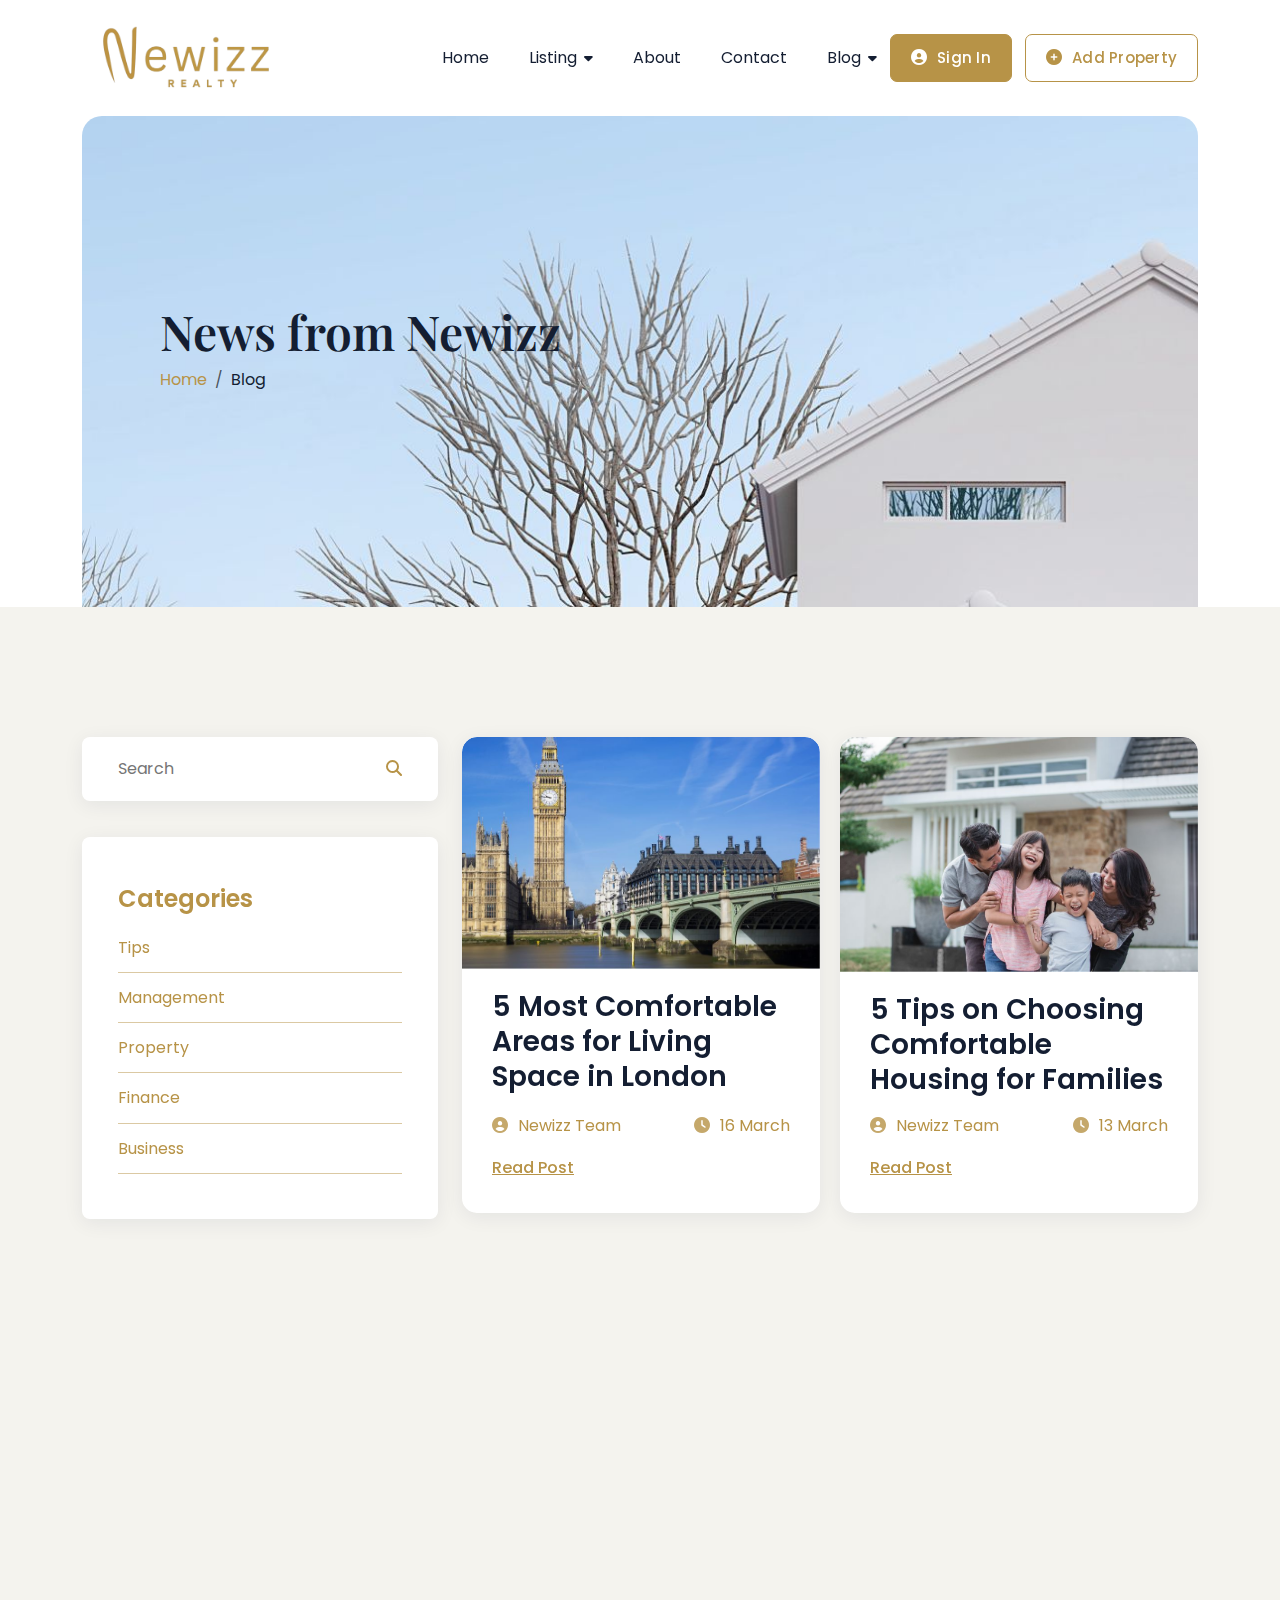
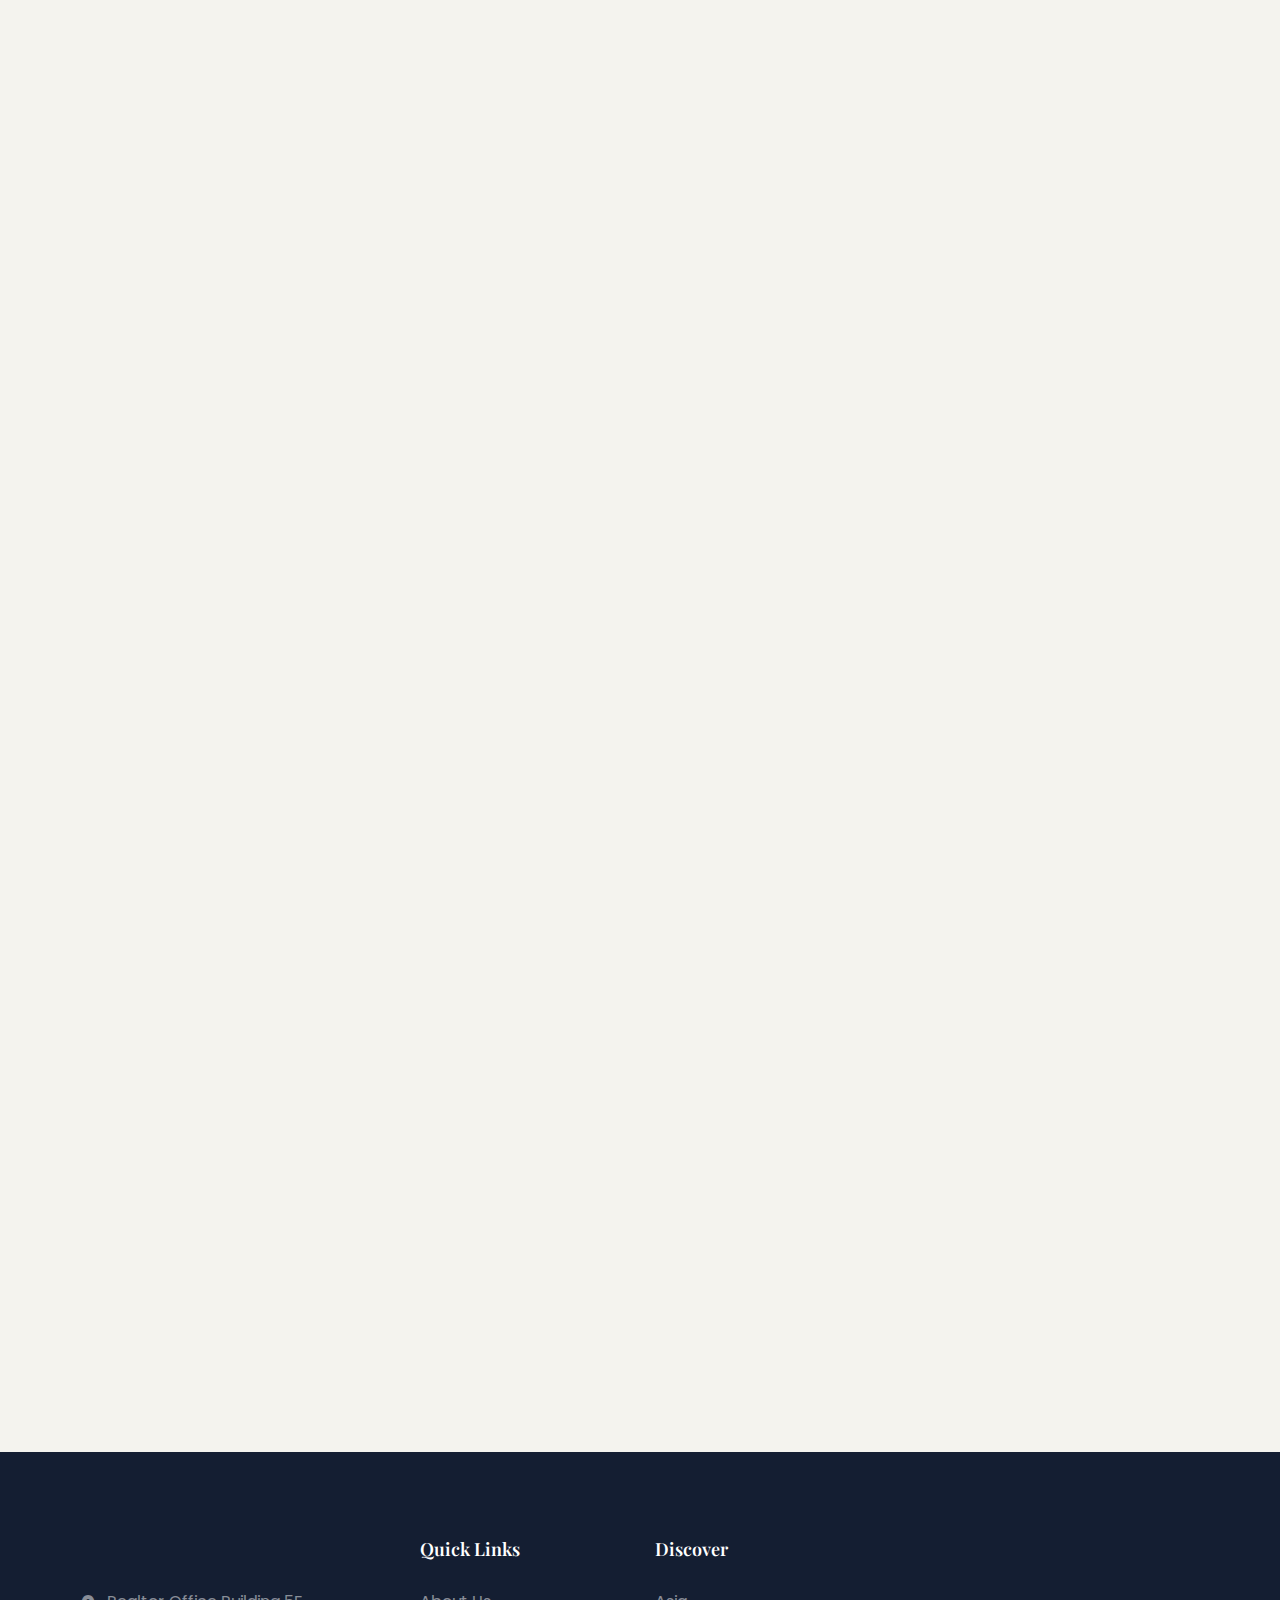
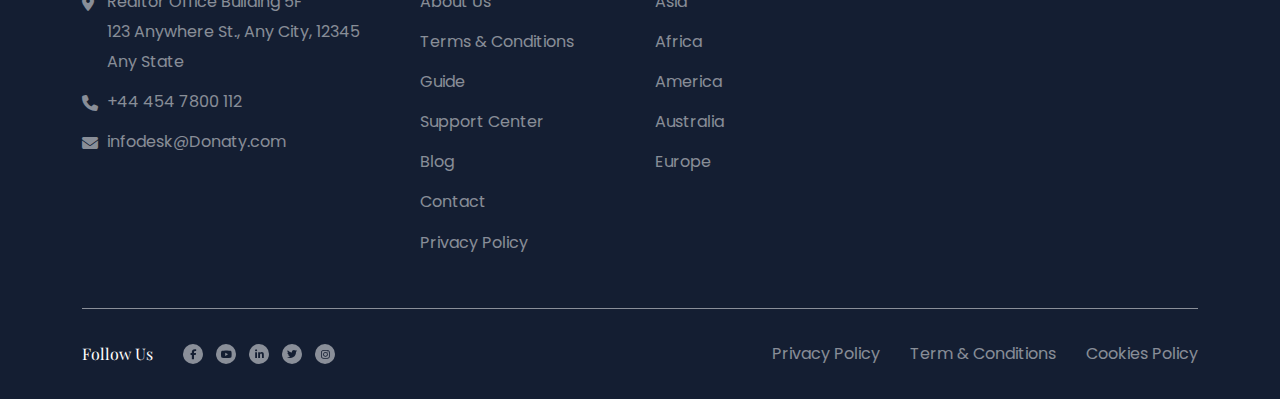
<file: blog.html>
<!DOCTYPE html>
<html class="no-js" lang="en">
  <head>
    <!-- Meta Tags -->
    <meta charset="utf-8">
    <meta http-equiv="x-ua-compatible" content="ie=edge">
    <meta name="viewport" content="width=device-width, initial-scale=1">
    <meta name="description" content="Newizz Real Estate">
    <meta name="author" content="jirlie.com">
    <!-- Favicon Icon -->
    <link rel="icon" href="assets/newizz_img/favlogo.png">
    <!-- Site Title -->
    <title>Newizz Real Estate</title>
    <!-- Fonts -->
    <link rel="preconnect" href="https://fonts.googleapis.com">
    <link rel="preconnect" href="https://fonts.gstatic.com" crossorigin>
    <link href="https://fonts.googleapis.com/css2?family=DM+Sans:ital,opsz,wght@0,9..40,100..1000;1,9..40,100..1000&family=Playfair+Display:ital,wght@0,400..900;1,400..900&family=Poppins:ital,wght@0,100;0,200;0,300;0,400;0,500;0,600;0,700;0,800;0,900;1,100;1,200;1,300;1,400;1,500;1,600;1,700;1,800;1,900&display=swap" rel="stylesheet">
    <!-- CSS Stylesheets -->
    <link rel="stylesheet" href="assets/css/bootstrap.min.css">
    <link rel="stylesheet" href="assets/css/fontawesome.min.css">
    <link rel="stylesheet" href="assets/css/slick.min.css">
    <link rel="stylesheet" href="assets/css/light-gallery.min.css">
    <link rel="stylesheet" href="assets/css/jquery-ui.min.css">
    <link rel="stylesheet" href="assets/css/odometer.css">
    <link rel="stylesheet" href="assets/css/animate.css">
    <link rel="stylesheet" href="assets/css/style.css">
 </head>
  <body>
    <!-- Start Preloader -->
     <div class="cs_preloader cs_center">
      <div class="cs_preloader_in cs_center cs_radius_50">
        <span class="cs_center cs_white_bg cs_accent_color">
        <svg width="50" height="50" viewBox="0 0 24 24" fill="none" xmlns="http://www.w3.org/2000/svg">
          <path d="M24 7.96075V21.317C23.9993 22.0283 23.7181 22.7104 23.2182 23.2134C22.7182 23.7164 22.0404 23.9993 21.3333 24H16.8889C16.4174 24 15.9652 23.8115 15.6318 23.4761C15.2984 23.1407 15.1111 22.6857 15.1111 22.2113V17.2924C15.1111 17.0552 15.0175 16.8277 14.8508 16.66C14.6841 16.4923 14.458 16.398 14.2222 16.398H9.77778C9.54203 16.398 9.31594 16.4923 9.14924 16.66C8.98254 16.8277 8.88889 17.0552 8.88889 17.2924V22.2113C8.88889 22.6857 8.70159 23.1407 8.36819 23.4761C8.03479 23.8115 7.58261 24 7.11111 24H2.66667C1.95964 23.9993 1.28177 23.7164 0.781828 23.2134C0.281884 22.7104 0.000705969 22.0283 0 21.317V7.96075C0.000665148 7.65188 0.0804379 7.34839 0.231621 7.07957C0.382805 6.81075 0.600296 6.58567 0.863111 6.42605L11.0853 0.255041C11.3617 0.0881572 11.6779 0 12.0002 0C12.3225 0 12.6388 0.0881572 12.9151 0.255041L23.1373 6.42605C23.4001 6.58573 23.6175 6.81083 23.7686 7.07965C23.9197 7.34846 23.9994 7.65192 24 7.96075Z" fill="currentColor"/>
          </svg>
          </span>
      </div>
     </div>
    <!-- End Preloader -->
    <!-- Start Header Section -->
<header class="cs_site_header cs_style_1 cs_sticky_header">
      <div class="cs_main_header">
        <div class="container">
          <div class="cs_main_header_in">
            <div class="cs_main_header_left">
              <a class="cs_site_branding" href="index.html" aria-label="Click to visit home page"><img src="assets/newizz_img/logo_bgremoved.PNG" alt="Logo"></a>
              <nav class="cs_nav cs_heading_color">
                <ul class="cs_nav_list">
                  <li>
                    <a href="index.html" aria-label="Home">Home</a>
                  </li>
                  <li class="menu-item-has-children">
                    <a href="">Listing</a>
                    <ul>
                      <li><a href="property-grid.html" aria-label="Click to visit all property page">Property Grid View</a></li>
                      <li><a href="property-map.html" aria-label="Click to visit property map view page">Property Map View</a></li>
                      <li><a href="property-details.html" aria-label="Click to visit property details page">Property Details</a></li>
                      <!-- <li><a href="property-details-v2.html" aria-label="Click to visit property details V2 page">Property Details V2</a></li> -->
                    </ul>
                  </li>
                  <li><a href="about.html" aria-label="Click to visit about page">About</a></li>
                  <li><a href="contact.html" aria-label="Click to visit contact page">Contact</a></li>
                  <li class="menu-item-has-children">
                    <a href="">Blog</a>
                    <ul>
                      <li><a href="blog.html" aria-label="Click to visit all posts">Blog</a></li>
                      <li><a href="blog-details.html" aria-label="Click to read post details">Blog Details</a></li>
                    </ul>
                  </li>
                </ul>
              </nav>
            </div>
            <div class="cs_main_header_right">
              <a href="sign-up.html" aria-label="Sign In Button" class="cs_btn cs_style_1 cs_accent_bg cs_fs_15 cs_medium cs_white_color cs_radius_7">
              <span class="cs_btn_icon"><i class="fa-solid fa-circle-user"></i></span>
              <span class="cs_btn_text">Sign In</span>
              </a>
              <a href="profile.html" aria-label="Add Property Button" class="cs_btn cs_style_1 cs_type_1 cs_accent_color cs_fs_15 cs_medium cs_radius_7">
              <span class="cs_btn_icon"><i class="fa-solid fa-circle-plus"></i></span>
              <span class="cs_btn_text">Add Property</span>
              </a>
            </div>
          </div>
        </div>
      </div>
    </header>
    <div class="cs_height_116 cs_height_lg_110"></div>
    <!-- End Header Section -->
    <!-- Start Page Header Section -->
    <section class="cs_page_heading cs_style_1">
      <div class="container">
        <div class="cs_page_heading_content_wrapper cs_heading_bg cs_bg_filed" data-src="assets/img/page_header_1.jpg">
          <h1 class="cs_fs_48 cs_semibold cs_mb_7 wow fadeInLeft">News from Newizz</h1>
          <ol class="breadcrumb mb-0">
            <li class="breadcrumb-item"><a href="/" aria-label="Back to home button">Home</a></li>
            <li class="breadcrumb-item active">Blog</li>
          </ol>
        </div>
      </div>
    </section>
    <!-- End Page Header Section -->
    <!-- Start Blog Section -->
    <div class="cs_blog_area cs_type_1 position-relative">
      <div class="cs_height_130 cs_height_lg_80"></div>
      <div class="container">
        <div class="row cs_gap_y_40">
          <div class="col-xl-4 col-lg-5">
            <aside class="cs_sidebar cs_style_1">
              <div class="cs_sidebar_widget cs_white_bg cs_radius_8 wow fadeInLeft">
                <form class="cs_sidebar_search_form">
                  <input type="text" name="search-text" placeholder="Search">
                  <button type="button" aria-label="Search button" class="cs_search_icon">
                  <i class="fa-solid fa-magnifying-glass"></i></button>
                </form>
              </div>
              <div class="cs_sidebar_widget cs_white_bg cs_radius_8 wow fadeInLeft" data-wow-delay="150ms">
                <h2 class="cs_fs_24 cs_semibold cs_accent_color cs_body_font cs_mb_7">Categories</h2>
                <ul class="cs_categories cs_mp_0">
                  <li><a href="/service-details" aria-label="Category button">Tips</a></li>
                  <li><a href="/service-details" aria-label="Category button">Management</a></li>
                  <li><a href="/service-details" aria-label="Category button">Property</a></li>
                  <li><a href="/service-details" aria-label="Category button">Finance</a></li>
                  <li><a href="/service-details" aria-label="Category button">Business</a></li>
                </ul>
              </div>
              <div class="cs_sidebar_widget cs_white_bg cs_radius_8 wow fadeInLeft" data-wow-delay="300ms">
                <h2 class="cs_fs_24 cs_semibold cs_accent_color cs_body_font cs_mb_11">Recommendation</h2>
                <h3 class="cs_fs_16 cs_semibold cs_body_font cs_mb_14">Latest posts</h3>
                <ul class="cs_latest_posts cs_mp_0">
                  <li>
                    <div class="cs_post cs_style_3">
                      <a href="blog-details.html" aria-label="Click to read post" class="cs_post_thumbnail cs_radius_5">
                      <img src="assets/img/post_img_7.jpg" alt="Post Image">
                      </a>
                      <div class="cs_post_info">
                        <h3 class="cs_post_title cs_fs_16 cs_semibold cs_body_font cs_black_color cs_mb_10"><a href="blog-details.html" aria-label="Click to read post">5 Most Comfortable Areas for Living Space in London</a></h3>
                        <div class="cs_post_meta_wrapper cs_fs_14">
                          <div class="cs_post_meta">
                            <span><i class="fa-solid fa-circle-user"></i></span>
                            <span>Newizz Team</span>
                          </div>
                          <div class="cs_post_meta">
                            <span><i class="fa-solid fa-clock"></i></span>
                            <span>16 March</span>
                          </div>
                        </div>
                      </div>
                    </div>
                  </li>
                  <li>
                    <div class="cs_post cs_style_3">
                      <a href="blog-details.html" aria-label="Click to read post" class="cs_post_thumbnail cs_radius_5">
                      <img src="assets/img/post_img_8.jpg" alt="Post Image">
                      </a>
                      <div class="cs_post_info">
                        <h3 class="cs_post_title cs_fs_16 cs_semibold cs_body_font cs_black_color cs_mb_10"><a href="blog-details.html" aria-label="Click to read post">5 Tips on Choosing Comfortable Housing for Families</a></h3>
                        <div class="cs_post_meta_wrapper cs_fs_14">
                          <div class="cs_post_meta">
                            <span><i class="fa-solid fa-circle-user"></i></span>
                            <span>Newizz Team</span>
                          </div>
                          <div class="cs_post_meta">
                            <span><i class="fa-solid fa-clock"></i></span>
                            <span>13 March</span>
                          </div>
                        </div>
                      </div>
                    </div>
                  </li>
                </ul>
                <h2 class="cs_fs_16 cs_semibold cs_body_font cs_black_color cs_mb_15">Popular Tags</h2>
                <div class="cs_tags_links">
                  <a href="#" class="cs_tag_link cs_radius_4" aria-label="Post tag button">house</a>
                  <a href="#" class="cs_tag_link cs_radius_4" aria-label="Post tag button">recommendation</a>
                  <a href="#" class="cs_tag_link cs_radius_4" aria-label="Post tag button">tips</a>
                  <a href="#" class="cs_tag_link cs_radius_4" aria-label="Post tag button">apartment</a>
                  <a href="#" class="cs_tag_link cs_radius_4" aria-label="Post tag button">design</a>
                  <a href="#" class="cs_tag_link cs_radius_4" aria-label="Post tag button">design interior</a>
                  <a href="#" class="cs_tag_link cs_radius_4" aria-label="Post tag button">house style</a>
                  <a href="#" class="cs_tag_link cs_radius_4" aria-label="Post tag button">property</a>
                  <a href="#" class="cs_tag_link cs_radius_4" aria-label="Post tag button">management</a>
                </div>
              </div>
            </aside>
          </div>
          <div class="col-xl-8 col-lg-7">
            <div class="row cs_row_gap_20 cs_gap_y_20">
              <div class="col-xl-6 wow fadeInUp">
                <article class="cs_post cs_style_1 cs_type_1 cs_white_bg cs_radius_15">
                  <a href="blog-details.html" aria-label="Click to read post" class="cs_post_thumbnail">
                  <img src="assets/img/post_img_3.jpg" alt="Post Image">
                  </a>
                  <div class="cs_post_content border-0">
                    <h3 class="cs_post_title cs_fs_28 cs_semibold cs_body_font cs_mb_14"><a href="blog-details.html" aria-label="Click to read post">5 Most Comfortable Areas for Living Space in London</a></h3>
                    <div class="cs_post_meta_wrapper cs_mb_12">
                      <div class="cs_post_meta">
                        <span><i class="fa-solid fa-circle-user"></i></span>
                        <span>Newizz Team</span>
                      </div>
                      <div class="cs_post_meta">
                        <span><i class="fa-solid fa-clock"></i></span>
                        <span>16 March</span>
                      </div>
                    </div>
                    <a href="blog-details.html" aria-label="Click to read post" class="cs_post_btn cs_accent_color cs_medium text-decoration-underline">Read Post</a>
                  </div>
                </article>
              </div>
              <div class="col-xl-6 wow fadeInUp" data-wow-delay="150ms">
                <article class="cs_post cs_style_1 cs_type_1 cs_white_bg cs_radius_15">
                  <a href="blog-details.html" aria-label="Click to read post" class="cs_post_thumbnail">
                  <img src="assets/img/post_img_2.jpg" alt="Post Image">
                  </a>
                  <div class="cs_post_content border-0">
                    <h3 class="cs_post_title cs_fs_28 cs_semibold cs_body_font cs_mb_14">
                      <a href="blog-details.html" aria-label="Click to read post">5 Tips on Choosing Comfortable Housing for Families</a>
                    </h3>
                    <div class="cs_post_meta_wrapper cs_mb_12">
                      <div class="cs_post_meta">
                        <span><i class="fa-solid fa-circle-user"></i></span>
                        <span>Newizz Team</span>
                      </div>
                      <div class="cs_post_meta">
                        <span><i class="fa-solid fa-clock"></i></span>
                        <span>13 March</span>
                      </div>
                    </div>
                    <a href="blog-details.html" aria-label="Click to read post" class="cs_post_btn cs_accent_color cs_medium text-decoration-underline">Read Post</a>
                  </div>
                </article>
              </div>
              <div class="col-xl-6 wow fadeInUp">
                <article class="cs_post cs_style_1 cs_type_1 cs_white_bg cs_radius_15">
                  <a href="blog-details.html" aria-label="Click to read post" class="cs_post_thumbnail">
                  <img src="assets/img/post_img_1.jpg" alt="Post Image">
                  </a>
                  <div class="cs_post_content border-0">
                    <h3 class="cs_post_title cs_fs_28 cs_semibold cs_body_font cs_mb_14"><a href="blog-details.html" aria-label="Click to read post">Investment on Property, Profitable or Detrimental?</a></h3>
                    <div class="cs_post_meta_wrapper cs_mb_12">
                      <div class="cs_post_meta">
                        <span><i class="fa-solid fa-circle-user"></i></span>
                        <span>Newizz Team</span>
                      </div>
                      <div class="cs_post_meta">
                        <span><i class="fa-solid fa-clock"></i></span>
                        <span>10 March</span>
                      </div>
                    </div>
                    <a href="blog-details.html" aria-label="Click to read post" class="cs_post_btn cs_accent_color cs_medium text-decoration-underline">Read Post</a>
                  </div>
                </article>
              </div>
              <div class="col-xl-6 wow fadeInUp" data-wow-delay="150ms">
                <article class="cs_post cs_style_1 cs_type_1 cs_white_bg cs_radius_15">
                  <a href="blog-details.html" aria-label="Click to read post" class="cs_post_thumbnail">
                  <img src="assets/img/post_img_9.jpg" alt="Post Image">
                  </a>
                  <div class="cs_post_content border-0">
                    <h3 class="cs_post_title cs_fs_28 cs_semibold cs_body_font cs_mb_14"><a href="blog-details.html" aria-label="Click to read post">Best Time to Invest on Property</a></h3>
                    <div class="cs_post_meta_wrapper cs_mb_12">
                      <div class="cs_post_meta">
                        <span><i class="fa-solid fa-circle-user"></i></span>
                        <span>Newizz Team</span>
                      </div>
                      <div class="cs_post_meta">
                        <span><i class="fa-solid fa-clock"></i></span>
                        <span>1 March</span>
                      </div>
                    </div>
                    <a href="blog-details.html" aria-label="Click to read post" class="cs_post_btn cs_accent_color cs_medium text-decoration-underline">Read Post</a>
                  </div>
                </article>
              </div>
              <div class="col-xl-6 wow fadeInUp">
                <article class="cs_post cs_style_1 cs_type_1 cs_white_bg cs_radius_15">
                  <a href="blog-details.html" aria-label="Click to read post" class="cs_post_thumbnail">
                  <img src="assets/img/post_img_10.jpg" alt="Post Image">
                  </a>
                  <div class="cs_post_content border-0">
                    <h3 class="cs_post_title cs_fs_28 cs_semibold cs_body_font cs_mb_14"><a href="blog-details.html" aria-label="Click to read post">6 Recommendations for Country House Styles to Apply When Renovating</a></h3>
                    <div class="cs_post_meta_wrapper cs_mb_12">
                      <div class="cs_post_meta">
                        <span><i class="fa-solid fa-circle-user"></i></span>
                        <span>Newizz Team</span>
                      </div>
                      <div class="cs_post_meta">
                        <span><i class="fa-solid fa-clock"></i></span>
                        <span>4 March</span>
                      </div>
                    </div>
                    <a href="blog-details.html" aria-label="Click to read post" class="cs_post_btn cs_accent_color cs_medium text-decoration-underline">Read Post</a>
                  </div>
                </article>
              </div>
              <div class="col-xl-6 wow fadeInUp" data-wow-delay="150ms">
                <article class="cs_post cs_style_1 cs_type_1 cs_white_bg cs_radius_15">
                  <a href="blog-details.html" aria-label="Click to read post" class="cs_post_thumbnail">
                  <img src="assets/img/post_img_11.jpg" alt="Post Image">
                  </a>
                  <div class="cs_post_content border-0">
                    <h3 class="cs_post_title cs_fs_28 cs_semibold cs_body_font cs_mb_14"><a href="blog-details.html" aria-label="Click to read post">How to Benefit from the Property Currently Owned?</a></h3>
                    <div class="cs_post_meta_wrapper cs_mb_12">
                      <div class="cs_post_meta">
                        <span><i class="fa-solid fa-circle-user"></i></span>
                        <span>Newizz Team</span>
                      </div>
                      <div class="cs_post_meta">
                        <span><i class="fa-solid fa-clock"></i></span>
                        <span>1 March</span>
                      </div>
                    </div>
                    <a href="blog-details.html" aria-label="Click to read post" class="cs_post_btn cs_accent_color cs_medium text-decoration-underline">Read Post</a>
                  </div>
                </article>
              </div>
              <div class="col-xl-6 wow fadeInUp">
                <article class="cs_post cs_style_1 cs_type_1 cs_white_bg cs_radius_15">
                  <a href="blog-details.html" aria-label="Click to read post" class="cs_post_thumbnail">
                  <img src="assets/img/post_img_12.jpg" alt="Post Image">
                  </a>
                  <div class="cs_post_content border-0">
                    <h3 class="cs_post_title cs_fs_28 cs_semibold cs_body_font cs_mb_14"><a href="blog-details.html" aria-label="Click to read post">3 Home Styles Suitable for Large Families</a></h3>
                    <div class="cs_post_meta_wrapper cs_mb_12">
                      <div class="cs_post_meta">
                        <span><i class="fa-solid fa-circle-user"></i></span>
                        <span>Newizz Team</span>
                      </div>
                      <div class="cs_post_meta">
                        <span><i class="fa-solid fa-clock"></i></span>
                        <span>26 February</span>
                      </div>
                    </div>
                    <a href="blog-details.html" aria-label="Click to read post" class="cs_post_btn cs_accent_color cs_medium text-decoration-underline">Read Post</a>
                  </div>
                </article>
              </div>
              <div class="col-xl-6 wow fadeInUp" data-wow-delay="150ms">
                <article class="cs_post cs_style_1 cs_type_1 cs_white_bg cs_radius_15">
                  <a href="blog-details.html" aria-label="Click to read post" class="cs_post_thumbnail">
                  <img src="assets/img/post_img_13.jpg" alt="Post Image">
                  </a>
                  <div class="cs_post_content border-0">
                    <h3 class="cs_post_title cs_fs_28 cs_semibold cs_body_font cs_mb_14"><a href="blog-details.html" aria-label="Click to read post">In-House Areas to be Re-touched to Get Added Value When Selling</a></h3>
                    <div class="cs_post_meta_wrapper cs_mb_12">
                      <div class="cs_post_meta">
                        <span><i class="fa-solid fa-circle-user"></i></span>
                        <span>Newizz Team</span>
                      </div>
                      <div class="cs_post_meta">
                        <span><i class="fa-solid fa-clock"></i></span>
                        <span>23 February</span>
                      </div>
                    </div>
                    <a href="blog-details.html" aria-label="Click to read post" class="cs_post_btn cs_accent_color cs_medium text-decoration-underline">Read Post</a>
                  </div>
                </article>
              </div>
            </div>
            <div class="cs_height_70 cs_height_lg_50"></div>
            <ul class="cs_pagination_box wow fadeInUp">
              <li>
                <a href="#" aria-label="Pagination arrow left" class="cs_pagination_arrow cs_pagination_arrow_left cs_center cs_accent_color">
                  <svg width="11" height="20" viewBox="0 0 11 20" fill="none" xmlns="http://www.w3.org/2000/svg">
                    <path d="M11 0.96476L11 19.0353C11 19.8904 9.96356 20.326 9.34818 19.7129L0.279353 10.6777C-0.0931162 10.3066 -0.0931163 9.69347 0.279353 9.32222L9.34818 0.286953C9.96356 -0.325993 11 0.109636 11 0.96476Z" fill="currentColor"/>
                  </svg>
                </a>
              </li>
              <li>
                <a class="cs_pagination_item cs_center active" href="#">1</a>
              </li>
              <li>
                <a class="cs_pagination_item cs_center" href="#">2</a>
              </li>
              <li>
                <a class="cs_pagination_item cs_center" href="#">3</a>
              </li>
              <li>
                <span class="cs_pagination_item cs_center">...</span>
              </li>
              <li>
                <a class="cs_pagination_item cs_center" href="#">14</a>
              </li>
              <li>
                <a href="#" aria-label="Pagination arrow right" class="cs_pagination_arrow cs_pagination_arrow_right cs_center cs_accent_color">
                  <svg width="11" height="20" viewBox="0 0 11 20" fill="none" xmlns="http://www.w3.org/2000/svg">
                    <path d="M8.32057e-07 0.96476L4.21689e-08 19.0353C4.79022e-09 19.8904 1.03644 20.326 1.65182 19.7129L10.7206 10.6777C11.0931 10.3066 11.0931 9.69347 10.7206 9.32222L1.65182 0.286953C1.03644 -0.325993 8.69435e-07 0.109636 8.32057e-07 0.96476Z" fill="currentColor"/>
                  </svg>
                </a>
              </li>
            </ul>
          </div>
        </div>
      </div>
      <div class="cs_height_130 cs_height_lg_80"></div>
    </div>
    <!-- End Blog Section -->
    <!-- Start Footer Section -->
     <footer class="cs_footer cs_style_1 cs_heading_bg cs_gray_color">
      <div class="container">
        <div class="cs_footer_row">
          <div class="cs_footer_col">
            <div class="cs_footer_widget">
              <div class="cs_footer_widget">
                <h2 class="cs_footer_widget_title cs_fs_18 cs_white_color cs_semibold wow fadeInDown">Newizz Properties</h2>
                <ul class="cs_footer_widget_address cs_mp_0">
                  <li><i class="fa-solid fa-location-dot"></i>Realtor Office Building 5F <br> 123 Anywhere St., Any City, 12345 Any State</li>
                  <li><a href="tel:+444547800112" aria-label="Phone Link"><i class="fa-solid fa-phone"></i>+44 454 7800 112</a></li>
                  <li><a href="mailto:infodesk@Donaty.com" aria-label="Email Link"><i class="fa-solid fa-envelope"></i>infodesk@Donaty.com</a></li>
                </ul>
              </div>
            </div>
          </div>
          <div class="cs_footer_col">
            <div class="cs_footer_widget">
              <h2 class="cs_footer_widget_title cs_fs_18 cs_white_color cs_semibold">Quick Links</h2>
              <ul class="cs_footer_widget_menu">
                <li><a href="about.html" aria-label="Page Link">About Us</a></li>
                <li><a href="#" aria-label="Page Link">Terms & Conditions</a></li>
                <li><a href="#" aria-label="Page Link">Guide</a></li>
                <li><a href="#" aria-label="Page Link">Support Center</a></li>
                <li><a href="blog.html" aria-label="Page Link">Blog</a></li>
                <li><a href="contact.html" aria-label="Page Link">Contact</a></li>
                <li><a href="#" aria-label="Page Link">Privacy Policy</a></li>
              </ul>
            </div>
          </div>
          <div class="cs_footer_col">
            <div class="cs_footer_widget">
              <h2 class="cs_footer_widget_title cs_fs_18 cs_white_color cs_semibold">Discover</h2>
              <ul class="cs_footer_widget_menu">
                <li>Asia</li>
                <li>Africa</li>
                <li>America</li>
                <li>Australia</li>
                <li>Europe</li>
              </ul>
            </div>
          </div>
          <div class="cs_footer_col">
            <div class="cs_newsletter cs_style_1">
              <h2 class="cs_newsletter_title cs_fs_24 cs_semibold cs_white_color cs_mb_53 cs_mb_lg_30 wow fadeInDown">Get the latest information about properties from Newizz</h2>
              <form action="#" class="cs_newsletter_form cs_radius_10 wow fadeInUp">
                <input type="email" name="email" class="cs_newsletter_input cs_radius_7" placeholder="Enter your email here" autocomplete="given-email">
                <button type="submit" aria-label="Subscribe Button" class="cs_btn cs_style_1 cs_accent_bg cs_white_color cs_medium cs_radius_7">
                <span class="cs_btn_text">Subscribe</span>
                </button>
              </form>
            </div>
          </div>
        </div>
      </div>
      <div class="cs_footer_bottom">
        <div class="container">
          <div class="cs_footer_bottom_in">
            <div class="cs_socials_wrapper">
              <h3 class="cs_fs_16 cs_white_color cs_normal mb-0">Follow Us</h3>
              <div class="cs_social_btns cs_style_1">
                <a href="#" aria-label="Social button" class="cs_center cs_radius_50 cs_gray_bg">
                <i class="fa-brands fa-facebook-f"></i>
                </a>
                <a href="#" aria-label="Social button" class="cs_center cs_radius_50 cs_gray_bg">
                <i class="fa-brands fa-youtube"></i>
                </a>
                <a href="#" aria-label="Social button" class="cs_center cs_radius_50 cs_gray_bg">
                <i class="fa-brands fa-linkedin-in"></i>
                </a>
                <a href="#" aria-label="Social button" class="cs_center cs_radius_50 cs_gray_bg">
                <i class="fa-brands fa-twitter"></i>
                </a>
                <a href="#" aria-label="Social button" class="cs_center cs_radius_50 cs_gray_bg">
                <i class="fa-brands fa-instagram"></i>
                </a>
              </div>
            </div>
            <ul class="cs_footer_widget_menu">
              <li><a href="#" aria-label="Privacy & Policy">Privacy Policy</a></li>
              <li><a href="#" aria-label="Terms & Condition">Term & Conditions</a></li>
              <li><a href="#" aria-label="Cookies & Policy">Cookies Policy</a></li>
            </ul>
          </div>
        </div>
      </div>
    </footer>
    <!-- End Footer Section -->
    <!-- Start Scroll To Top Button -->
     <button type="button" class="cs_scrolltop_btn cs_center cs_radius_50 cs_white_bg cs_accent_color">
      <svg xmlns="http://www.w3.org/2000/svg" width="2em" height="2em" viewBox="0 0 15 15"><path fill="currentColor" fill-rule="evenodd" d="M7.146 2.146a.5.5 0 0 1 .708 0l4 4a.5.5 0 0 1-.708.708L8 3.707V12.5a.5.5 0 0 1-1 0V3.707L3.854 6.854a.5.5 0 1 1-.708-.708z" clip-rule="evenodd"/>
      </svg>
     </button>
    <!-- End Scroll To Top Button -->
    <!-- Script -->
    <script src="assets/js/jquery.min.js"></script>
    <script src="assets/js/jquery.slick.min.js"></script>
    <script src="assets/js/light-gallery.min.js"></script>
    <script src="assets/js/jquery-ui.min.js"></script>
    <script src="assets/js/odometer.js"></script>
    <script src="assets/js/wow.min.js"></script>
    <script src="assets/js/main.js"></script>
  </body>
</html>
</file>
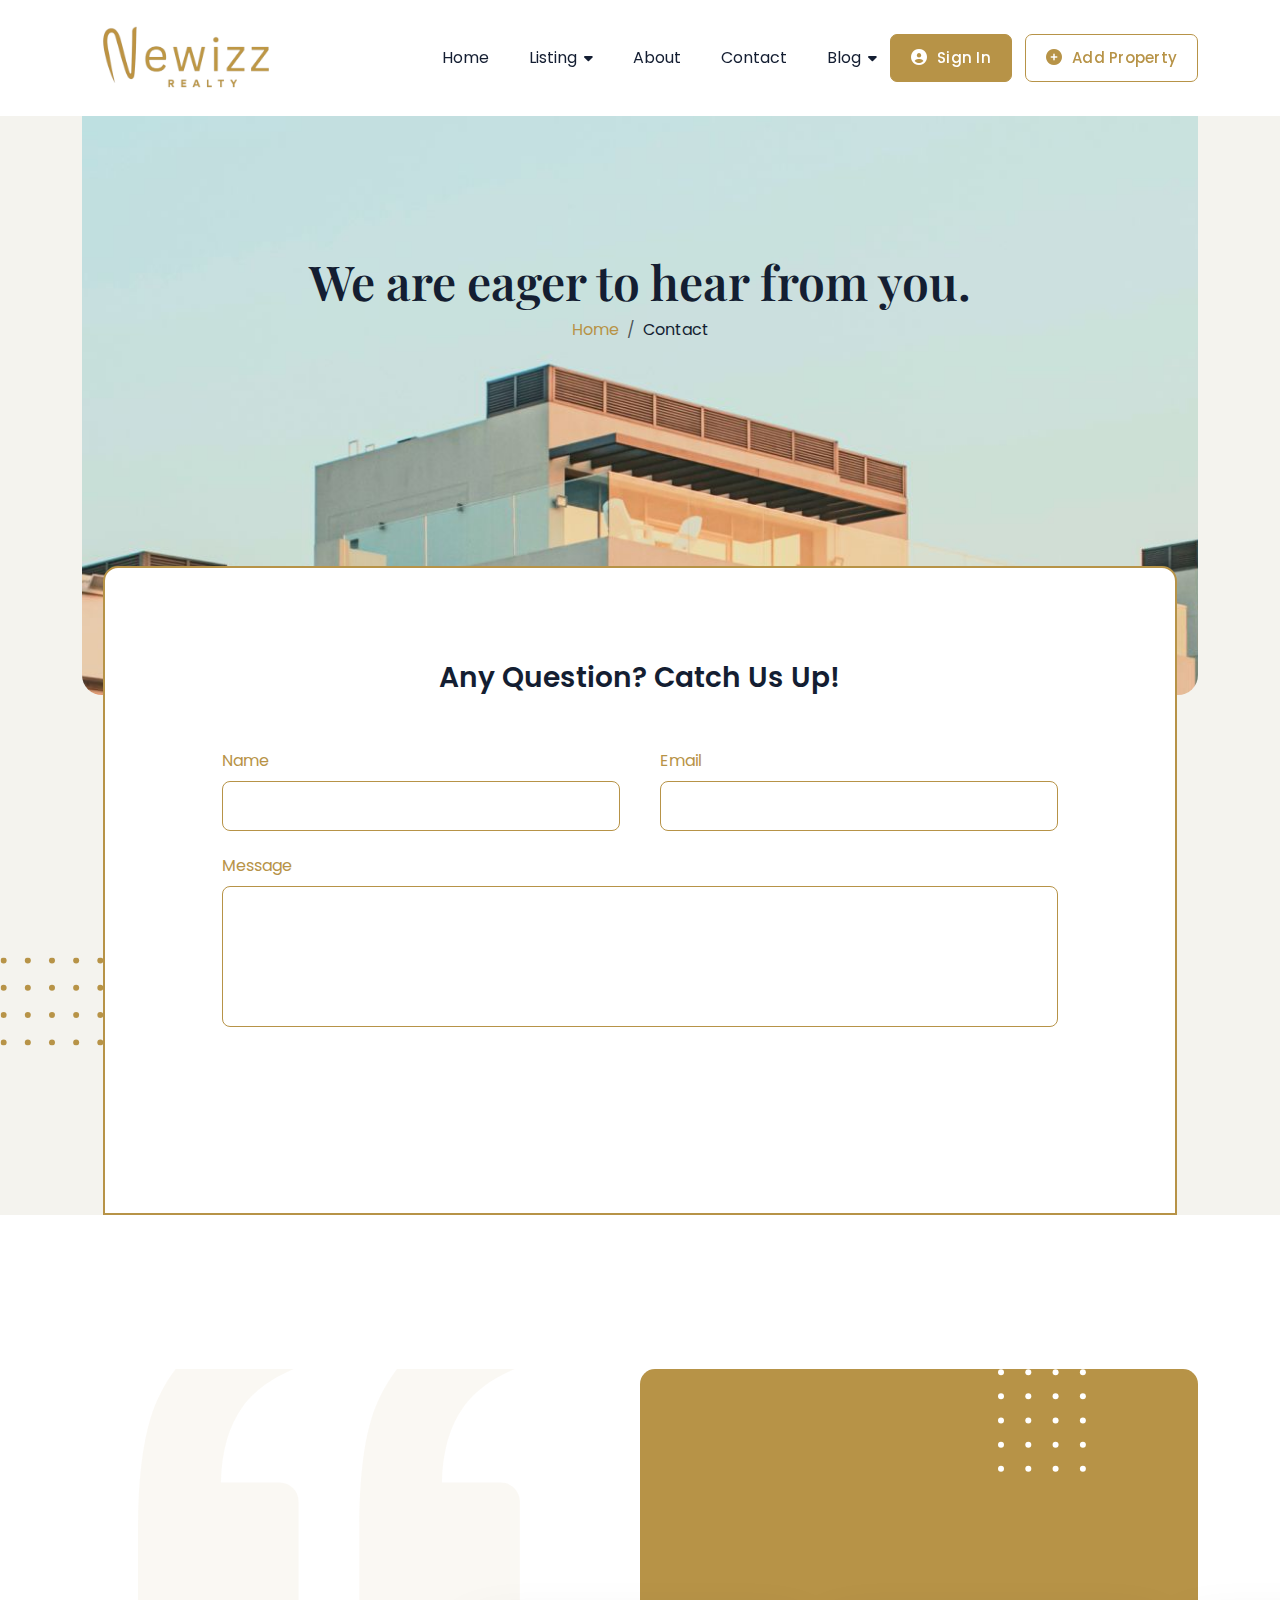
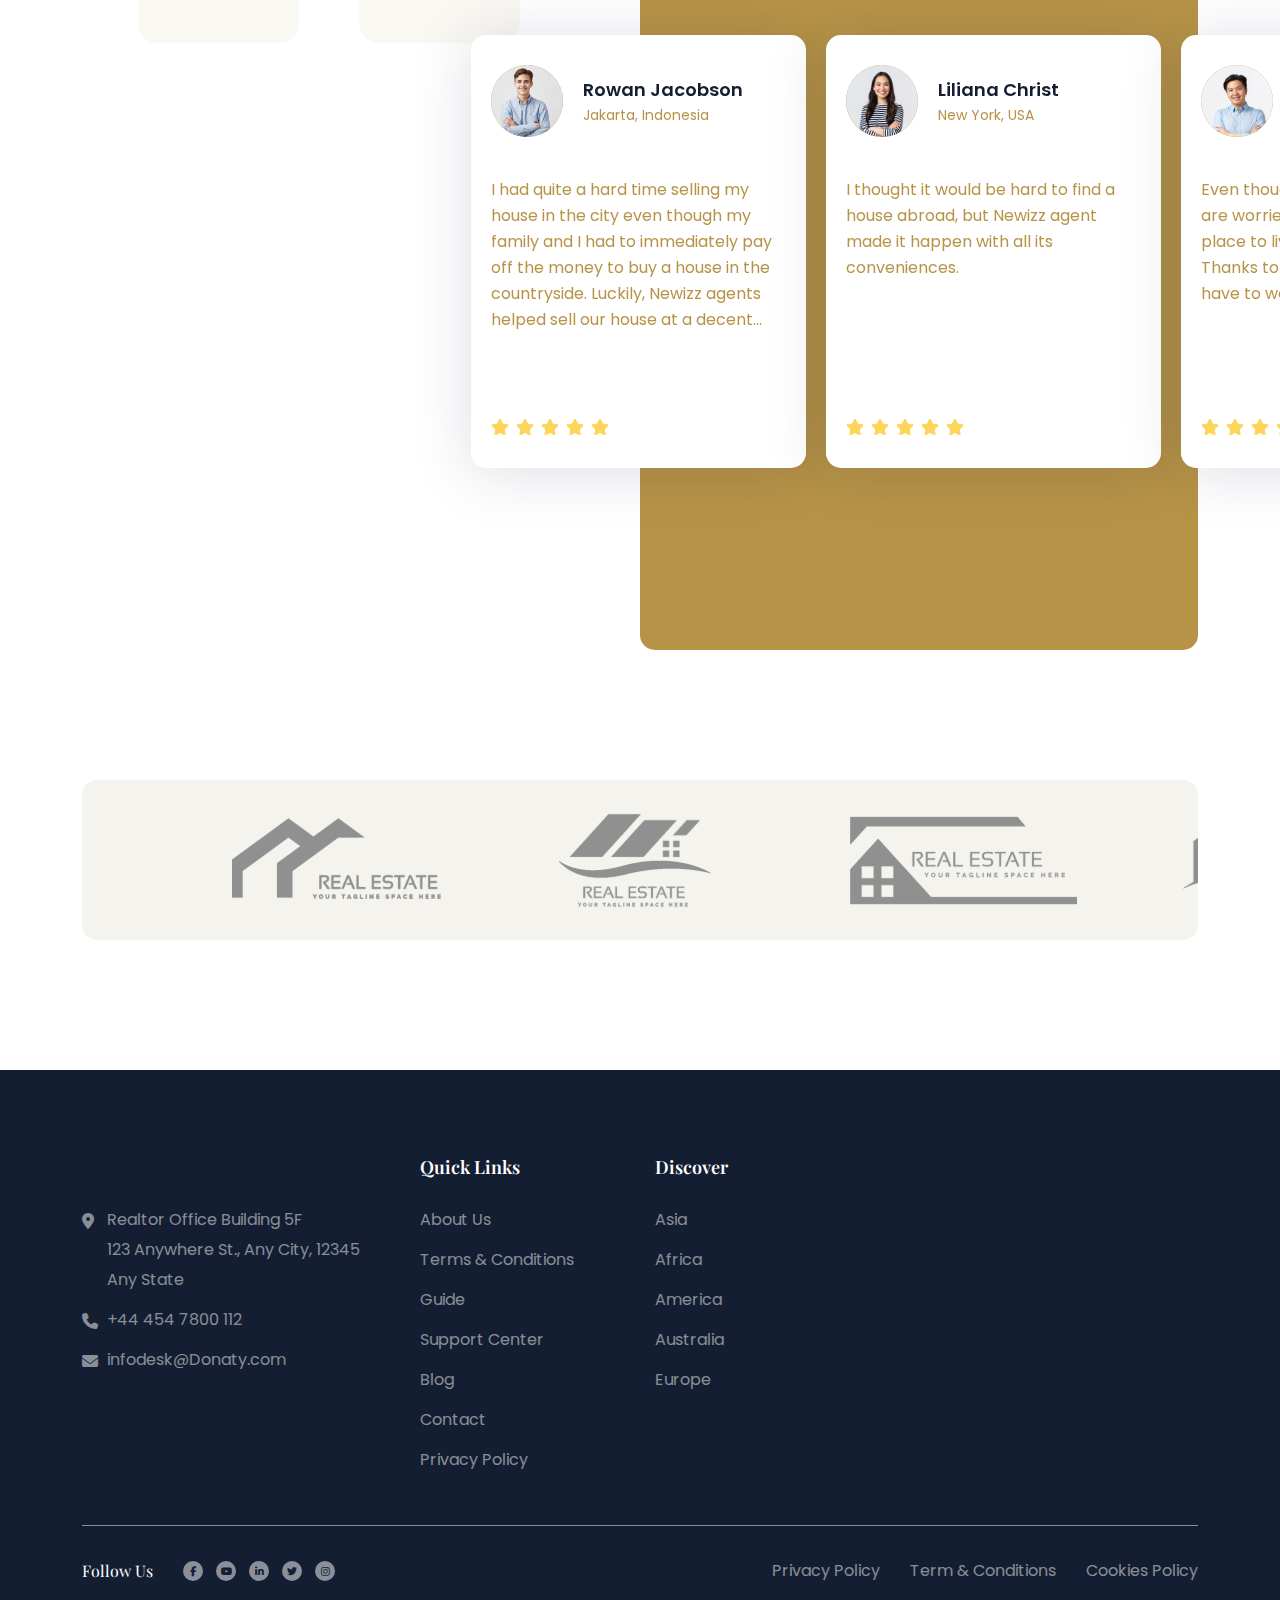
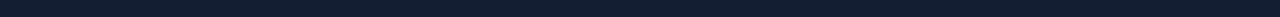
<file: contact.html>
<!DOCTYPE html>
<html class="no-js" lang="en">
  <head>
    <!-- Meta Tags -->
    <meta charset="utf-8">
    <meta http-equiv="x-ua-compatible" content="ie=edge">
    <meta name="viewport" content="width=device-width, initial-scale=1">
    <meta name="description" content="Newizz Real Estate">
    <meta name="author" content="jirlie.com">
    <!-- Favicon Icon -->
    <link rel="icon" href="assets/newizz_img/favlogo.png">
    <!-- Site Title -->
    <title>Newizz Real Estate</title>
    <!-- Fonts -->
    <link rel="preconnect" href="https://fonts.googleapis.com">
    <link rel="preconnect" href="https://fonts.gstatic.com" crossorigin>
    <link href="https://fonts.googleapis.com/css2?family=DM+Sans:ital,opsz,wght@0,9..40,100..1000;1,9..40,100..1000&family=Playfair+Display:ital,wght@0,400..900;1,400..900&family=Poppins:ital,wght@0,100;0,200;0,300;0,400;0,500;0,600;0,700;0,800;0,900;1,100;1,200;1,300;1,400;1,500;1,600;1,700;1,800;1,900&display=swap" rel="stylesheet">
    <!-- CSS Stylesheets -->
    <link rel="stylesheet" href="assets/css/bootstrap.min.css">
    <link rel="stylesheet" href="assets/css/fontawesome.min.css">
    <link rel="stylesheet" href="assets/css/slick.min.css">
    <link rel="stylesheet" href="assets/css/light-gallery.min.css">
    <link rel="stylesheet" href="assets/css/jquery-ui.min.css">
    <link rel="stylesheet" href="assets/css/odometer.css">
    <link rel="stylesheet" href="assets/css/animate.css">
    <link rel="stylesheet" href="assets/css/style.css">
 </head>
  <body>
    <!-- Start Preloader -->
     <div class="cs_preloader cs_center">
      <div class="cs_preloader_in cs_center cs_radius_50">
        <span class="cs_center cs_white_bg cs_accent_color">
        <svg width="50" height="50" viewBox="0 0 24 24" fill="none" xmlns="http://www.w3.org/2000/svg">
          <path d="M24 7.96075V21.317C23.9993 22.0283 23.7181 22.7104 23.2182 23.2134C22.7182 23.7164 22.0404 23.9993 21.3333 24H16.8889C16.4174 24 15.9652 23.8115 15.6318 23.4761C15.2984 23.1407 15.1111 22.6857 15.1111 22.2113V17.2924C15.1111 17.0552 15.0175 16.8277 14.8508 16.66C14.6841 16.4923 14.458 16.398 14.2222 16.398H9.77778C9.54203 16.398 9.31594 16.4923 9.14924 16.66C8.98254 16.8277 8.88889 17.0552 8.88889 17.2924V22.2113C8.88889 22.6857 8.70159 23.1407 8.36819 23.4761C8.03479 23.8115 7.58261 24 7.11111 24H2.66667C1.95964 23.9993 1.28177 23.7164 0.781828 23.2134C0.281884 22.7104 0.000705969 22.0283 0 21.317V7.96075C0.000665148 7.65188 0.0804379 7.34839 0.231621 7.07957C0.382805 6.81075 0.600296 6.58567 0.863111 6.42605L11.0853 0.255041C11.3617 0.0881572 11.6779 0 12.0002 0C12.3225 0 12.6388 0.0881572 12.9151 0.255041L23.1373 6.42605C23.4001 6.58573 23.6175 6.81083 23.7686 7.07965C23.9197 7.34846 23.9994 7.65192 24 7.96075Z" fill="currentColor"/>
          </svg>
          </span>
      </div>
     </div>
    <!-- End Preloader -->
    <!-- Start Header Section -->
<header class="cs_site_header cs_style_1 cs_sticky_header">
      <div class="cs_main_header">
        <div class="container">
          <div class="cs_main_header_in">
            <div class="cs_main_header_left">
              <a class="cs_site_branding" href="index.html" aria-label="Click to visit home page"><img src="assets/newizz_img/logo_bgremoved.PNG" alt="Logo"></a>
              <nav class="cs_nav cs_heading_color">
                <ul class="cs_nav_list">
                  <li>
                    <a href="index.html" aria-label="Home">Home</a>
                  </li>
                  <li class="menu-item-has-children">
                    <a href="">Listing</a>
                    <ul>
                      <li><a href="property-grid.html" aria-label="Click to visit all property page">Property Grid View</a></li>
                      <li><a href="property-map.html" aria-label="Click to visit property map view page">Property Map View</a></li>
                      <li><a href="property-details.html" aria-label="Click to visit property details page">Property Details</a></li>
                      <!-- <li><a href="property-details-v2.html" aria-label="Click to visit property details V2 page">Property Details V2</a></li> -->
                    </ul>
                  </li>
                  <li><a href="about.html" aria-label="Click to visit about page">About</a></li>
                  <li><a href="contact.html" aria-label="Click to visit contact page">Contact</a></li>
                  <li class="menu-item-has-children">
                    <a href="">Blog</a>
                    <ul>
                      <li><a href="blog.html" aria-label="Click to visit all posts">Blog</a></li>
                      <li><a href="blog-details.html" aria-label="Click to read post details">Blog Details</a></li>
                    </ul>
                  </li>
                </ul>
              </nav>
            </div>
            <div class="cs_main_header_right">
              <a href="sign-up.html" aria-label="Sign In Button" class="cs_btn cs_style_1 cs_accent_bg cs_fs_15 cs_medium cs_white_color cs_radius_7">
              <span class="cs_btn_icon"><i class="fa-solid fa-circle-user"></i></span>
              <span class="cs_btn_text">Sign In</span>
              </a>
              <a href="profile.html" aria-label="Add Property Button" class="cs_btn cs_style_1 cs_type_1 cs_accent_color cs_fs_15 cs_medium cs_radius_7">
              <span class="cs_btn_icon"><i class="fa-solid fa-circle-plus"></i></span>
              <span class="cs_btn_text">Add Property</span>
              </a>
            </div>
          </div>
        </div>
      </div>
    </header>
    <div class="cs_height_116 cs_height_lg_110"></div>
    <!-- End Header Section -->
    <!-- Start Page Header Section -->
    <section class="cs_page_heading cs_style_2 position-relative">
      <div class="container">
        <div class="cs_page_heading_content_wrapper cs_type_1 cs_heading_bg cs_bg_filed cs_center_column" data-src="assets/img/page_header_2.jpg">
          <h1 class="cs_fs_48 cs_semibold cs_mb_7 wow zoomIn">We are eager to hear from you.</h1>
          <ol class="breadcrumb mb-0">
            <li class="breadcrumb-item"><a href="/" aria-label="Back to home button">Home</a></li>
            <li class="breadcrumb-item active">Contact</li>
          </ol>
        </div>
      </div>
    </section>
    <!-- End Page Header Section -->
    <!-- Start Contact Section -->
    <section class="cs_contact position-relative">
      <div class="container">
        <div class="cs_contact_form_wrapper cs_white_bg cs_center_column">
          <h2 class="cs_fs_28 cs_semibold cs_body_font cs_mb_51 wow fadeInDown">Any Question? Catch Us Up!</h2>
          <form action="https://api.web3forms.com/submit" method="POST" class="cs_contact_form row cs_row_gap_40 cs_gap_y_20" id="cs_form">
            <input type="hidden" name="access_key" value="cd98b256-0db3-478c-ab28-1ec94f80447c">
            <div class="col-sm-6 wow fadeInLeft">
              <label for="name">Name</label>
              <input type="text" name="name" class="cs_form_field cs_radius_8" id="name" autocomplete="given-name" required>
            </div>
            <div class="col-sm-6 wow fadeInRight">
              <label for="email">Email</label>
              <input type="email" name="email" class="cs_form_field cs_radius_8" id="email" autocomplete="given-email" required>
            </div>
            <div class="col-sm-12 wow fadeInLeft">
              <label for="message">Message</label>
              <textarea name="message" rows="4" class="cs_form_field cs_radius_8" id="message" required></textarea>
            </div>
            <div class="col-sm-12 wow fadeInUp">
              <button type="submit"  aria-label="Submit button" class="cs_btn cs_style_1 cs_accent_bg cs_medium cs_white_color cs_radius_7">
              <span class="cs_btn_text">Submit</span>
              </button>
              <div id="cs_result"></div>
            </div>
          </form>
        </div>
        <div class="cs_contact_shape_1 cs_accent_color position-absolute">
          <svg width="88" height="127" viewBox="0 0 88 127" fill="none" xmlns="http://www.w3.org/2000/svg">
            <circle cx="3" cy="3" r="3" transform="matrix(1 0 0 -1 0 126.863)" fill="currentColor"/>
            <circle cx="3" cy="3" r="3" transform="matrix(1 0 0 -1 54.5833 126.863)" fill="currentColor"/>
            <circle cx="3" cy="3" r="3" transform="matrix(1 0 0 -1 27.2917 126.863)" fill="currentColor"/>
            <circle cx="3" cy="3" r="3" transform="matrix(1 0 0 -1 81.875 126.863)" fill="currentColor"/>
            <circle cx="3" cy="3" r="3" transform="matrix(1 0 0 -1 0 102.691)" fill="currentColor"/>
            <circle cx="3" cy="3" r="3" transform="matrix(1 0 0 -1 54.5833 102.691)" fill="currentColor"/>
            <circle cx="3" cy="3" r="3" transform="matrix(1 0 0 -1 27.2917 102.691)" fill="currentColor"/>
            <circle cx="3" cy="3" r="3" transform="matrix(1 0 0 -1 81.875 102.691)" fill="currentColor"/>
            <circle cx="3" cy="3" r="3" transform="matrix(1 0 0 -1 0 78.5186)" fill="currentColor"/>
            <circle cx="3" cy="3" r="3" transform="matrix(1 0 0 -1 54.5833 78.5186)" fill="currentColor"/>
            <circle cx="3" cy="3" r="3" transform="matrix(1 0 0 -1 27.2917 78.5186)" fill="currentColor"/>
            <circle cx="3" cy="3" r="3" transform="matrix(1 0 0 -1 81.875 78.5186)" fill="currentColor"/>
            <circle cx="3" cy="3" r="3" transform="matrix(1 0 0 -1 0 54.3452)" fill="currentColor"/>
            <circle cx="3" cy="3" r="3" transform="matrix(1 0 0 -1 54.5833 54.3452)" fill="currentColor"/>
            <circle cx="3" cy="3" r="3" transform="matrix(1 0 0 -1 27.2917 54.3452)" fill="currentColor"/>
            <circle cx="3" cy="3" r="3" transform="matrix(1 0 0 -1 81.875 54.3452)" fill="currentColor"/>
            <circle cx="3" cy="3" r="3" transform="matrix(1 0 0 -1 0 30.1729)" fill="currentColor"/>
            <circle cx="3" cy="3" r="3" transform="matrix(1 0 0 -1 54.5833 30.1729)" fill="currentColor"/>
            <circle cx="3" cy="3" r="3" transform="matrix(1 0 0 -1 27.2917 30.1729)" fill="currentColor"/>
            <circle cx="3" cy="3" r="3" transform="matrix(1 0 0 -1 81.875 30.1729)" fill="currentColor"/>
            <circle cx="3" cy="3" r="3" transform="matrix(1 0 0 -1 0 6.00024)" fill="currentColor"/>
            <circle cx="3" cy="3" r="3" transform="matrix(1 0 0 -1 54.5833 6.00049)" fill="currentColor"/>
            <circle cx="3" cy="3" r="3" transform="matrix(1 0 0 -1 27.2917 6.00049)" fill="currentColor"/>
            <circle cx="3" cy="3" r="3" transform="matrix(1 0 0 -1 81.875 6.00049)" fill="currentColor"/>
          </svg>
        </div>
        <div class="cs_contact_shape_2 cs_accent_color position-absolute">
          <svg width="88" height="127" viewBox="0 0 88 127" fill="none" xmlns="http://www.w3.org/2000/svg">
            <circle cx="3" cy="3" r="3" transform="matrix(1 0 0 -1 0 126.863)" fill="currentColor"/>
            <circle cx="3" cy="3" r="3" transform="matrix(1 0 0 -1 54.5833 126.863)" fill="currentColor"/>
            <circle cx="3" cy="3" r="3" transform="matrix(1 0 0 -1 27.2917 126.863)" fill="currentColor"/>
            <circle cx="3" cy="3" r="3" transform="matrix(1 0 0 -1 81.875 126.863)" fill="currentColor"/>
            <circle cx="3" cy="3" r="3" transform="matrix(1 0 0 -1 0 102.691)" fill="currentColor"/>
            <circle cx="3" cy="3" r="3" transform="matrix(1 0 0 -1 54.5833 102.691)" fill="currentColor"/>
            <circle cx="3" cy="3" r="3" transform="matrix(1 0 0 -1 27.2917 102.691)" fill="currentColor"/>
            <circle cx="3" cy="3" r="3" transform="matrix(1 0 0 -1 81.875 102.691)" fill="currentColor"/>
            <circle cx="3" cy="3" r="3" transform="matrix(1 0 0 -1 0 78.5186)" fill="currentColor"/>
            <circle cx="3" cy="3" r="3" transform="matrix(1 0 0 -1 54.5833 78.5186)" fill="currentColor"/>
            <circle cx="3" cy="3" r="3" transform="matrix(1 0 0 -1 27.2917 78.5186)" fill="currentColor"/>
            <circle cx="3" cy="3" r="3" transform="matrix(1 0 0 -1 81.875 78.5186)" fill="currentColor"/>
            <circle cx="3" cy="3" r="3" transform="matrix(1 0 0 -1 0 54.3452)" fill="currentColor"/>
            <circle cx="3" cy="3" r="3" transform="matrix(1 0 0 -1 54.5833 54.3452)" fill="currentColor"/>
            <circle cx="3" cy="3" r="3" transform="matrix(1 0 0 -1 27.2917 54.3452)" fill="currentColor"/>
            <circle cx="3" cy="3" r="3" transform="matrix(1 0 0 -1 81.875 54.3452)" fill="currentColor"/>
            <circle cx="3" cy="3" r="3" transform="matrix(1 0 0 -1 0 30.1729)" fill="currentColor"/>
            <circle cx="3" cy="3" r="3" transform="matrix(1 0 0 -1 54.5833 30.1729)" fill="currentColor"/>
            <circle cx="3" cy="3" r="3" transform="matrix(1 0 0 -1 27.2917 30.1729)" fill="currentColor"/>
            <circle cx="3" cy="3" r="3" transform="matrix(1 0 0 -1 81.875 30.1729)" fill="currentColor"/>
            <circle cx="3" cy="3" r="3" transform="matrix(1 0 0 -1 0 6.00024)" fill="currentColor"/>
            <circle cx="3" cy="3" r="3" transform="matrix(1 0 0 -1 54.5833 6.00049)" fill="currentColor"/>
            <circle cx="3" cy="3" r="3" transform="matrix(1 0 0 -1 27.2917 6.00049)" fill="currentColor"/>
            <circle cx="3" cy="3" r="3" transform="matrix(1 0 0 -1 81.875 6.00049)" fill="currentColor"/>
          </svg>
        </div>
      </div>
    </section>
    <!-- End Contact Section -->
    <!-- Start Testimonial Section -->
    <section>
      <div class="cs_height_130 cs_height_lg_80"></div>
      <div class="container">
        <div class="cs_review_content_wrapper cs_slider cs_style_1 cs_slider_gap_20 cs_ptb_12 cs_testimonial_slider position-relative">
          <div class="cs_review_shape_1 cs_accent_bg cs_radius_15 position-absolute"></div>
          <div class="cs_review_shape_2 position-absolute">
            <img src="assets/img/dots_shape.svg" alt="Dots Shape">
          </div>
          <div class="cs_review_shape_3 position-absolute">
            <img src="assets/img/icons/quote_1.svg" alt="Quote Shape">
          </div>
          <div class="row align-items-center">
            <div class="col-xxl-3 col-lg-4">
              <div class="cs_section_heading cs_style_1 cs_mb_30">
                <h2 class="cs_fs_48 cs_semibold mb-0 wow fadeInLeft">Satisfied Newizz’s Clients</h2>
              </div>
            </div>
            <div class="col-xxl-8 col-lg-8 offset-xxl-1">
              <div class="cs_full_screen_right cs_remove_overflow">
                <div class="cs_slider_container" data-autoplay="0" data-loop="1" data-speed="800" data-center="0" data-variable-width="0" data-slides-per-view="responsive" data-xs-slides="1" data-sm-slides="2" data-md-slides="3" data-lg-slides="4" data-add-slides="4">
                  <div class="cs_slider_wrapper">
                    <div class="cs_slide">
                      <div class="cs_card cs_style_3 cs_white_bg cs_radius_15">
                        <div class="cs_avatar cs_style_1 cs_mb_40 cs_mb_lg_24">
                          <div class="cs_avatar_thumbnail cs_center cs_accent_bg cs_fs_20 cs_white_color cs_radius_50">
                            <img src="assets/img/avatar_1.jpg" alt="Avatar">
                          </div>
                          <div class="cs_avatar_info">
                            <h3 class="cs_fs_18 cs_semibold cs_body_font">Rowan Jacobson</h3>
                            <p class="cs_fs_14 mb-0">Jakarta, Indonesia</p>
                          </div>
                        </div>
                        <blockquote>I had quite a hard time selling my house in the city even though my family and I had to immediately pay off the money to buy a house in the countryside. Luckily, Newizz agents helped sell our house at a decent price and fast.</blockquote>
                        <div class="cs_rating cs_accent_color" data-rating="5">
                          <div class="cs_rating_percentage"></div>
                        </div>
                      </div>
                    </div>
                    <div class="cs_slide">
                      <div class="cs_card cs_style_3 cs_white_bg cs_radius_15">
                        <div class="cs_avatar cs_style_1 cs_mb_40 cs_mb_lg_24">
                          <div class="cs_avatar_thumbnail cs_center cs_accent_bg cs_fs_20 cs_white_color cs_radius_50">
                            <img src="assets/img/avatar_2.jpg" alt="Avatar">
                          </div>
                          <div class="cs_avatar_info">
                            <h3 class="cs_fs_18 cs_semibold cs_body_font">Liliana Christ</h3>
                            <p class="cs_fs_14 mb-0">New York, USA</p>
                          </div>
                        </div>
                        <blockquote>I thought it would be hard to find a house abroad, but Newizz agent made it happen with all its conveniences.</blockquote>
                        <div class="cs_rating cs_accent_color" data-rating="5">
                          <div class="cs_rating_percentage"></div>
                        </div>
                      </div>
                    </div>
                    <div class="cs_slide">
                      <div class="cs_card cs_style_3 cs_white_bg cs_radius_15">
                        <div class="cs_avatar cs_style_1 cs_mb_40 cs_mb_lg_24">
                          <div class="cs_avatar_thumbnail cs_center cs_accent_bg cs_fs_20 cs_white_color cs_radius_50">
                            <img src="assets/img/avatar_3.jpg" alt="Avatar">
                          </div>
                          <div class="cs_avatar_info">
                            <h3 class="cs_fs_18 cs_semibold cs_body_font">Dani Crowford</h3>
                            <p class="cs_fs_14 mb-0">Johor, Malaysia</p>
                          </div>
                        </div>
                        <blockquote>Even though I'm a boy, my parents are worried that I won't find a decent place to live when studying abroad. Thanks to Newizz, my parents don't have to worry about that anymore.</blockquote>
                        <div class="cs_rating cs_accent_color" data-rating="5">
                          <div class="cs_rating_percentage"></div>
                        </div>
                      </div>
                    </div>
                    <div class="cs_slide">
                      <div class="cs_card cs_style_3 cs_white_bg cs_radius_15">
                        <div class="cs_avatar cs_style_1 cs_mb_40 cs_mb_lg_24">
                          <div class="cs_avatar_thumbnail cs_center cs_accent_bg cs_fs_20 cs_white_color cs_radius_50">MP</div>
                          <div class="cs_avatar_info">
                            <h3 class="cs_fs_18 cs_semibold cs_body_font">Micky Peso</h3>
                            <p class="cs_fs_14 mb-0">Florida, USA</p>
                          </div>
                        </div>
                        <blockquote>I had quite a hard time selling my house in the city even though my family and I had to immediately pay off the money to buy a house in the countryside.</blockquote>
                        <div class="cs_rating cs_accent_color" data-rating="4.5">
                          <div class="cs_rating_percentage"></div>
                        </div>
                      </div>
                    </div>
                    <div class="cs_slide">
                      <div class="cs_card cs_style_3 cs_white_bg cs_radius_15">
                        <div class="cs_avatar cs_style_1 cs_mb_40 cs_mb_lg_24">
                          <div class="cs_avatar_thumbnail cs_center cs_accent_bg cs_fs_20 cs_white_color cs_radius_50">KJ</div>
                          <div class="cs_avatar_info">
                            <h3 class="cs_fs_18 cs_semibold cs_body_font">Kyle Jacson</h3>
                            <p class="cs_fs_14 mb-0">London, UK</p>
                          </div>
                        </div>
                        <blockquote>I thought it would be hard to find a house abroad, but Newizz agent made it happen with all its conveniences.</blockquote>
                        <div class="cs_rating cs_accent_color" data-rating="5">
                          <div class="cs_rating_percentage"></div>
                        </div>
                      </div>
                    </div>
                  </div>
                </div>
              </div>
            </div>
          </div>
          <div class="cs_slider_arrows cs_style_1">
            <div class="cs_left_arrow rounded-circle cs_center cs_accent_color wow fadeInLeft">
              <i class="fa-solid fa-arrow-left"></i>                                        
            </div>
            <div class="cs_right_arrow rounded-circle cs_center cs_accent_color wow fadeInRight">
              <i class="fa-solid fa-arrow-right"></i>                                  
            </div>
          </div>
        </div>
      </div>
      <div class="cs_height_130 cs_height_lg_80"></div>
    </section>
    <!-- End Testimonial Section -->
    <!-- Start Brands Section -->
    <div class="container">
      <div class="cs_horizontal_slider_wrapper cs_radius_15 position-relative">
        <div class="cs_horizontal_in">
          <div class="cs_brands_wrapper">
            <div class="cs_brand">
              <img src="assets/img/brand_1.svg" alt="Brand Logo">
            </div>
            <div class="cs_brand">
              <img src="assets/img/brand_2.svg" alt="Brand Logo">
            </div>
            <div class="cs_brand">
              <img src="assets/img/brand_3.svg" alt="Brand Logo">
            </div>
            <div class="cs_brand">
              <img src="assets/img/brand_4.svg" alt="Brand Logo">
            </div>
            <div class="cs_brand">
              <img src="assets/img/brand_5.svg" alt="Brand Logo">
            </div>
          </div>
          <div class="cs_brands_wrapper">
            <div class="cs_brand">
              <img src="assets/img/brand_1.svg" alt="Brand Logo">
            </div>
            <div class="cs_brand">
              <img src="assets/img/brand_2.svg" alt="Brand Logo">
            </div>
            <div class="cs_brand">
              <img src="assets/img/brand_3.svg" alt="Brand Logo">
            </div>
            <div class="cs_brand">
              <img src="assets/img/brand_4.svg" alt="Brand Logo">
            </div>
            <div class="cs_brand">
              <img src="assets/img/brand_5.svg" alt="Brand Logo">
            </div>
          </div>
        </div>
      </div>
    </div>
    <div class="cs_height_130 cs_height_lg_80"></div>
    <!-- End Brands Section -->
    <!-- Start Footer Section -->
    <footer class="cs_footer cs_style_1 cs_heading_bg cs_gray_color">
      <div class="container">
        <div class="cs_footer_row">
          <div class="cs_footer_col">
            <div class="cs_footer_widget">
              <div class="cs_footer_widget">
                <h2 class="cs_footer_widget_title cs_fs_18 cs_white_color cs_semibold wow fadeInDown">Newizz Properties</h2>
                <ul class="cs_footer_widget_address cs_mp_0">
                  <li><i class="fa-solid fa-location-dot"></i>Realtor Office Building 5F <br> 123 Anywhere St., Any City, 12345 Any State</li>
                  <li><a href="tel:+444547800112" aria-label="Phone Link"><i class="fa-solid fa-phone"></i>+44 454 7800 112</a></li>
                  <li><a href="mailto:infodesk@Donaty.com" aria-label="Email Link"><i class="fa-solid fa-envelope"></i>infodesk@Donaty.com</a></li>
                </ul>
              </div>
            </div>
          </div>
          <div class="cs_footer_col">
            <div class="cs_footer_widget">
              <h2 class="cs_footer_widget_title cs_fs_18 cs_white_color cs_semibold">Quick Links</h2>
              <ul class="cs_footer_widget_menu">
                <li><a href="about.html" aria-label="Page Link">About Us</a></li>
                <li><a href="#" aria-label="Page Link">Terms & Conditions</a></li>
                <li><a href="#" aria-label="Page Link">Guide</a></li>
                <li><a href="#" aria-label="Page Link">Support Center</a></li>
                <li><a href="blog.html" aria-label="Page Link">Blog</a></li>
                <li><a href="contact.html" aria-label="Page Link">Contact</a></li>
                <li><a href="#" aria-label="Page Link">Privacy Policy</a></li>
              </ul>
            </div>
          </div>
          <div class="cs_footer_col">
            <div class="cs_footer_widget">
              <h2 class="cs_footer_widget_title cs_fs_18 cs_white_color cs_semibold">Discover</h2>
              <ul class="cs_footer_widget_menu">
                <li>Asia</li>
                <li>Africa</li>
                <li>America</li>
                <li>Australia</li>
                <li>Europe</li>
              </ul>
            </div>
          </div>
          <div class="cs_footer_col">
            <div class="cs_newsletter cs_style_1">
              <h2 class="cs_newsletter_title cs_fs_24 cs_semibold cs_white_color cs_mb_53 cs_mb_lg_30 wow fadeInDown">Get the latest information about properties from Newizz</h2>
              <form action="#" class="cs_newsletter_form cs_radius_10 wow fadeInUp">
                <input type="email" name="email" class="cs_newsletter_input cs_radius_7" placeholder="Enter your email here" autocomplete="given-email">
                <button type="submit" aria-label="Subscribe Button" class="cs_btn cs_style_1 cs_accent_bg cs_white_color cs_medium cs_radius_7">
                <span class="cs_btn_text">Subscribe</span>
                </button>
              </form>
            </div>
          </div>
        </div>
      </div>
      <div class="cs_footer_bottom">
        <div class="container">
          <div class="cs_footer_bottom_in">
            <div class="cs_socials_wrapper">
              <h3 class="cs_fs_16 cs_white_color cs_normal mb-0">Follow Us</h3>
              <div class="cs_social_btns cs_style_1">
                <a href="#" aria-label="Social button" class="cs_center cs_radius_50 cs_gray_bg">
                <i class="fa-brands fa-facebook-f"></i>
                </a>
                <a href="#" aria-label="Social button" class="cs_center cs_radius_50 cs_gray_bg">
                <i class="fa-brands fa-youtube"></i>
                </a>
                <a href="#" aria-label="Social button" class="cs_center cs_radius_50 cs_gray_bg">
                <i class="fa-brands fa-linkedin-in"></i>
                </a>
                <a href="#" aria-label="Social button" class="cs_center cs_radius_50 cs_gray_bg">
                <i class="fa-brands fa-twitter"></i>
                </a>
                <a href="#" aria-label="Social button" class="cs_center cs_radius_50 cs_gray_bg">
                <i class="fa-brands fa-instagram"></i>
                </a>
              </div>
            </div>
            <ul class="cs_footer_widget_menu">
              <li><a href="#" aria-label="Privacy & Policy">Privacy Policy</a></li>
              <li><a href="#" aria-label="Terms & Condition">Term & Conditions</a></li>
              <li><a href="#" aria-label="Cookies & Policy">Cookies Policy</a></li>
            </ul>
          </div>
        </div>
      </div>
    </footer>
    <!-- End Footer Section -->
    <!-- Start Scroll To Top Button -->
     <button type="button" class="cs_scrolltop_btn cs_center cs_radius_50 cs_white_bg cs_accent_color">
      <svg xmlns="http://www.w3.org/2000/svg" width="2em" height="2em" viewBox="0 0 15 15"><path fill="currentColor" fill-rule="evenodd" d="M7.146 2.146a.5.5 0 0 1 .708 0l4 4a.5.5 0 0 1-.708.708L8 3.707V12.5a.5.5 0 0 1-1 0V3.707L3.854 6.854a.5.5 0 1 1-.708-.708z" clip-rule="evenodd"/>
      </svg>
     </button>
    <!-- End Scroll To Top Button -->
    <!-- Script -->
    <script src="assets/js/jquery.min.js"></script>
    <script src="assets/js/jquery.slick.min.js"></script>
    <script src="assets/js/light-gallery.min.js"></script>
    <script src="assets/js/jquery-ui.min.js"></script>
    <script src="assets/js/odometer.js"></script>
    <script src="assets/js/wow.min.js"></script>
    <script src="assets/js/main.js"></script>
  </body>
</html>
</file>
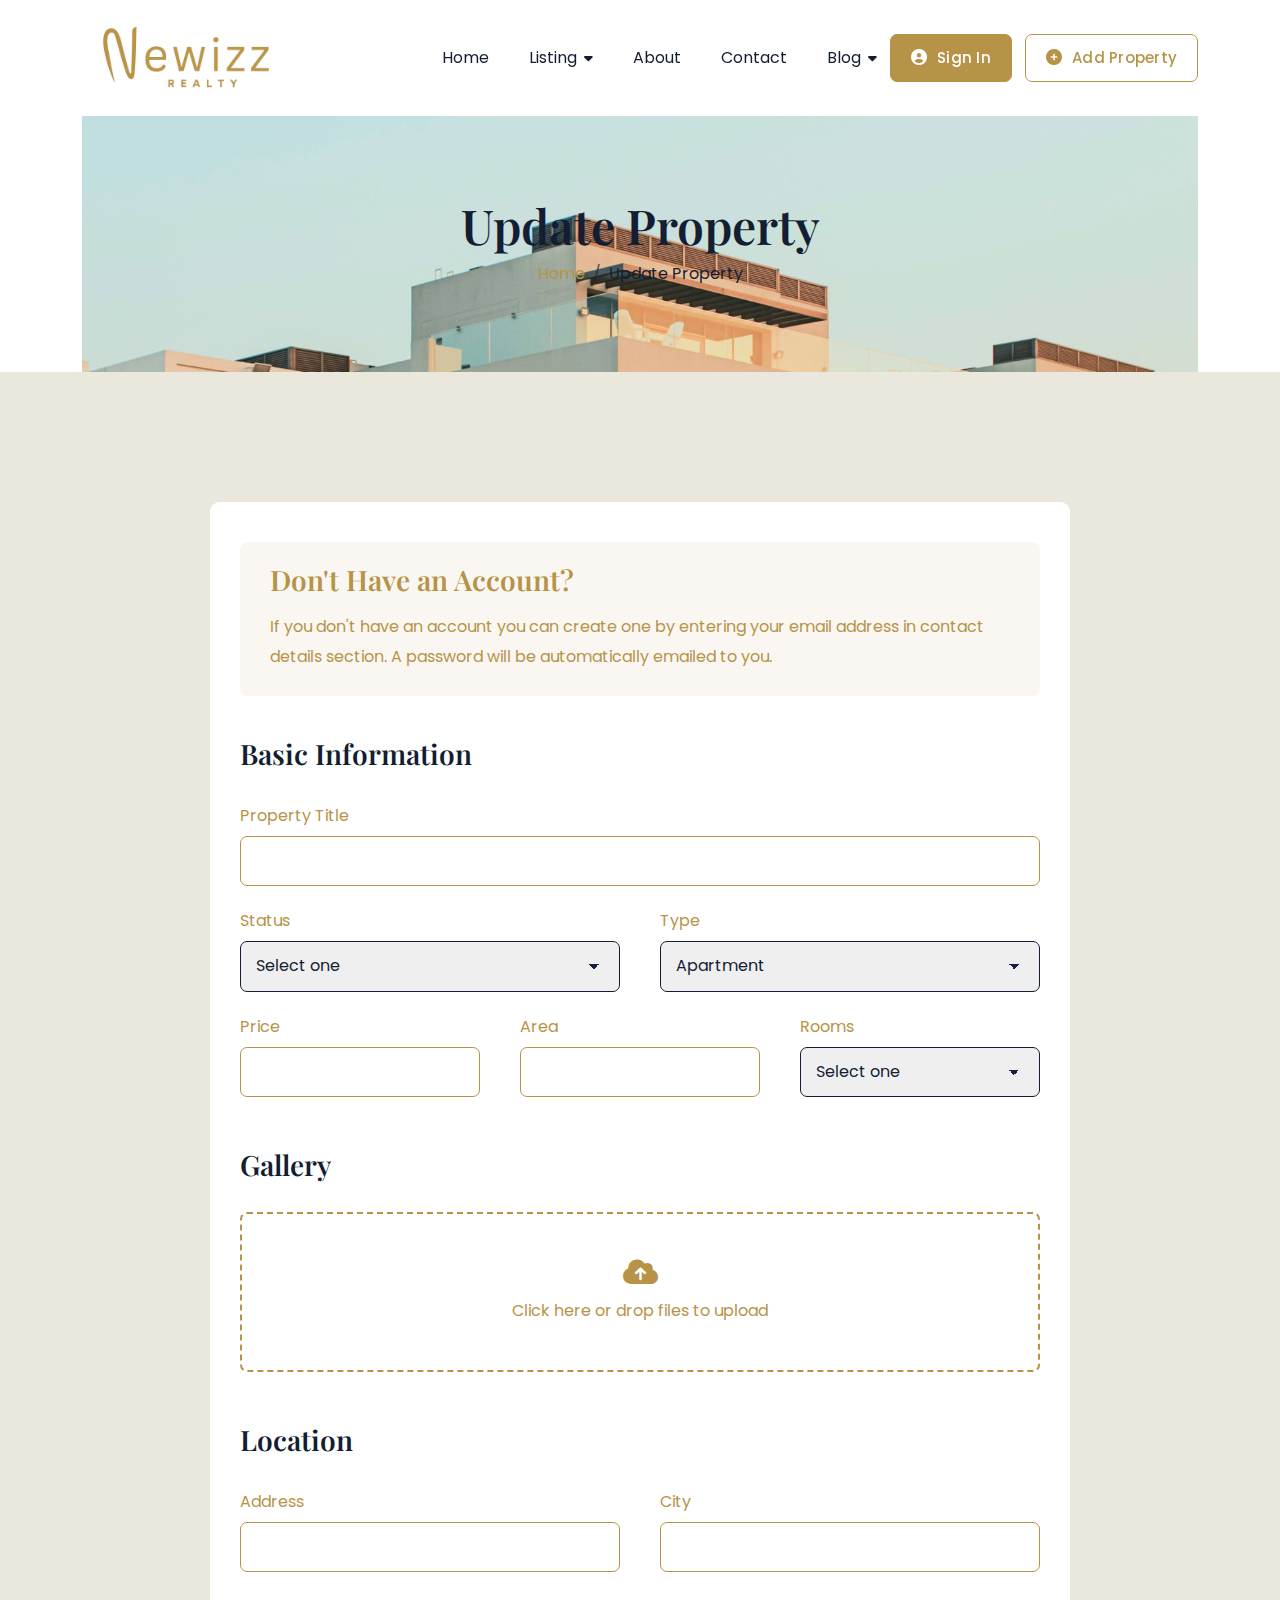
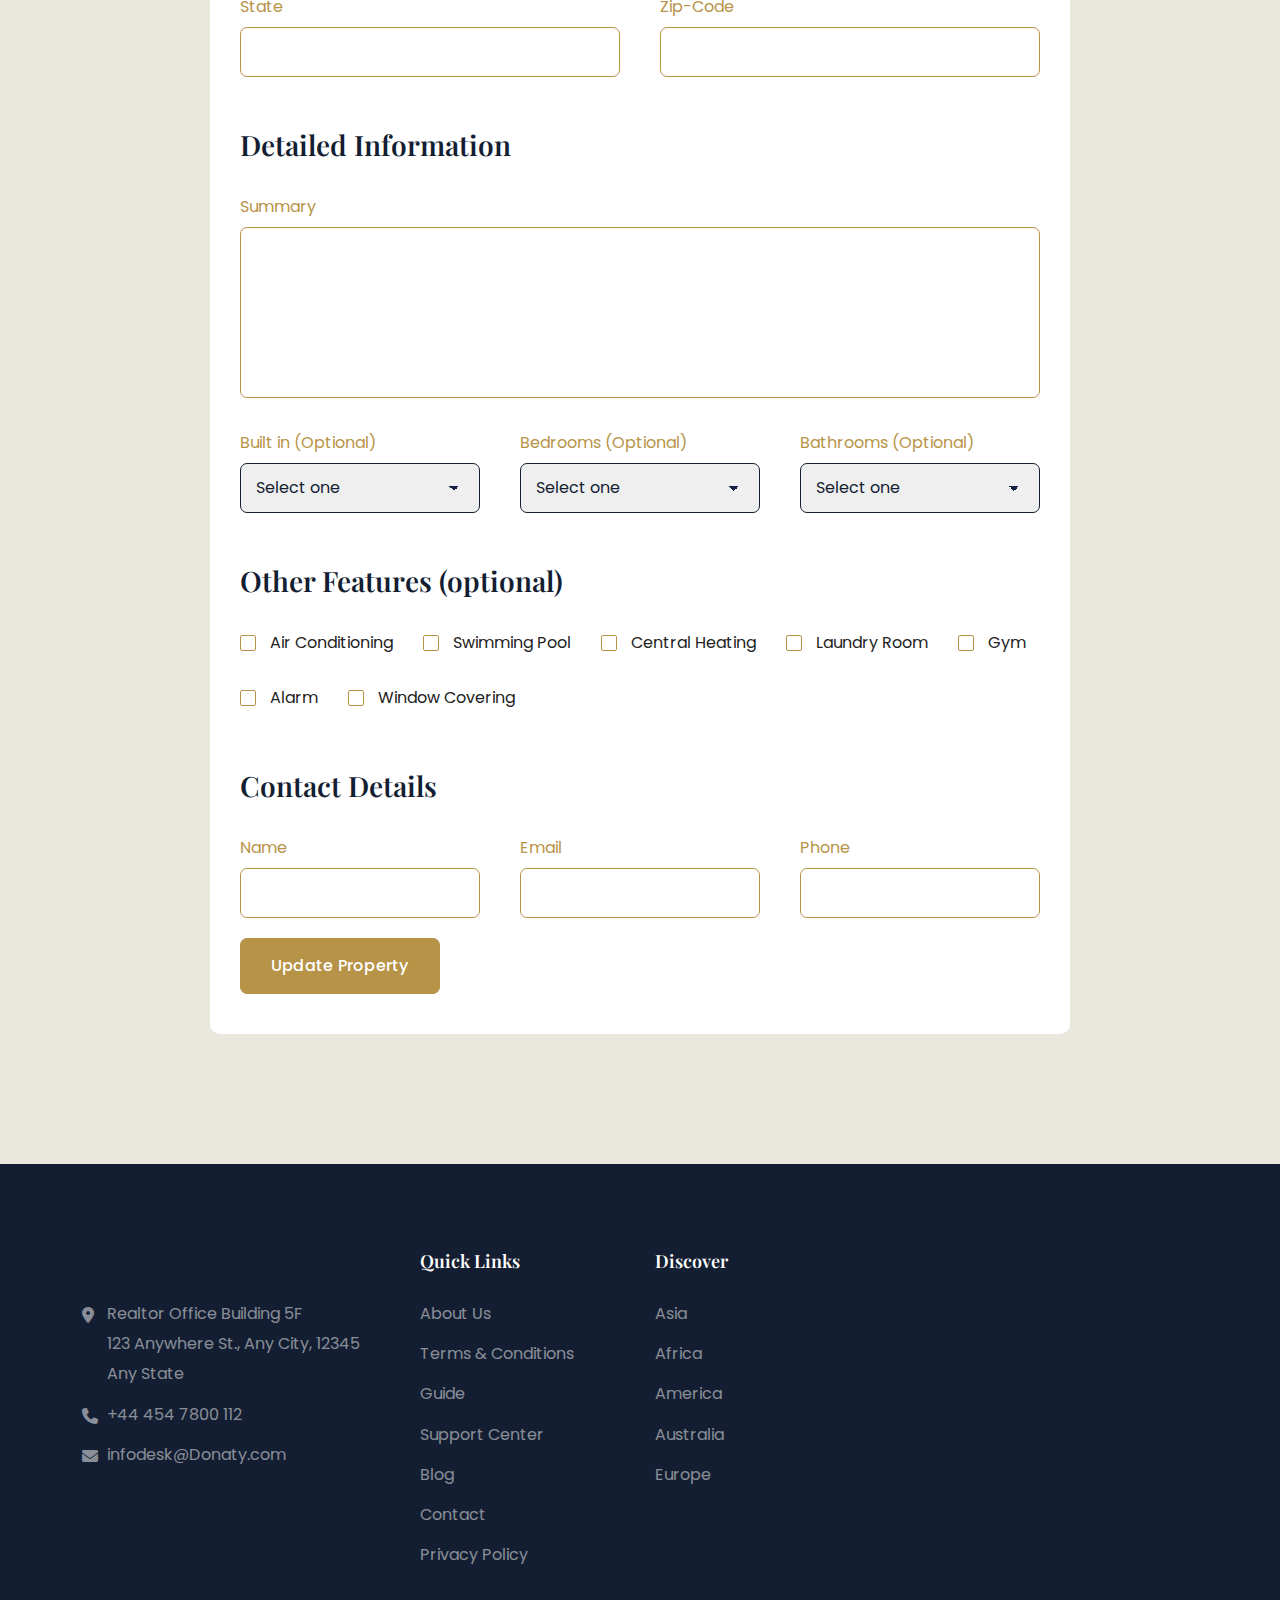
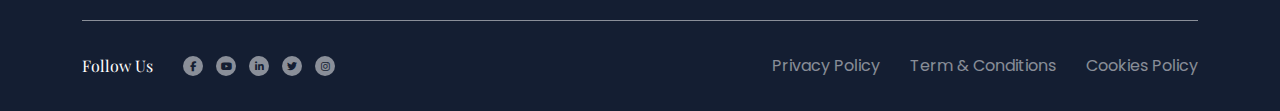
<file: edit-property.html>
<!DOCTYPE html>
<html class="no-js" lang="en">
  <head>
    <!-- Meta Tags -->
    <meta charset="utf-8">
    <meta http-equiv="x-ua-compatible" content="ie=edge">
    <meta name="viewport" content="width=device-width, initial-scale=1">
    <meta name="description" content="Newizz Real Estate">
    <meta name="author" content="jirlie.com">
    <!-- Favicon Icon -->
    <link rel="icon" href="assets/newizz_img/favlogo.png">
    <!-- Site Title -->
    <title>Newizz Real Estate</title>
    <!-- Fonts -->
    <link rel="preconnect" href="https://fonts.googleapis.com">
    <link rel="preconnect" href="https://fonts.gstatic.com" crossorigin>
    <link href="https://fonts.googleapis.com/css2?family=DM+Sans:ital,opsz,wght@0,9..40,100..1000;1,9..40,100..1000&family=Playfair+Display:ital,wght@0,400..900;1,400..900&family=Poppins:ital,wght@0,100;0,200;0,300;0,400;0,500;0,600;0,700;0,800;0,900;1,100;1,200;1,300;1,400;1,500;1,600;1,700;1,800;1,900&display=swap" rel="stylesheet">
    <!-- CSS Stylesheets -->
    <link rel="stylesheet" href="assets/css/bootstrap.min.css">
    <link rel="stylesheet" href="assets/css/fontawesome.min.css">
    <link rel="stylesheet" href="assets/css/slick.min.css">
    <link rel="stylesheet" href="assets/css/light-gallery.min.css">
    <link rel="stylesheet" href="assets/css/jquery-ui.min.css">
    <link rel="stylesheet" href="assets/css/odometer.css">
    <link rel="stylesheet" href="assets/css/animate.css">
    <link rel="stylesheet" href="assets/css/style.css">
  </head>
  <body>
    <!-- Start Preloader -->
    <div class="cs_preloader cs_center">
      <div class="cs_preloader_in cs_center cs_radius_50">
        <span class="cs_center cs_white_bg cs_accent_color">
          <svg width="50" height="50" viewBox="0 0 24 24" fill="none" xmlns="http://www.w3.org/2000/svg">
            <path d="M24 7.96075V21.317C23.9993 22.0283 23.7181 22.7104 23.2182 23.2134C22.7182 23.7164 22.0404 23.9993 21.3333 24H16.8889C16.4174 24 15.9652 23.8115 15.6318 23.4761C15.2984 23.1407 15.1111 22.6857 15.1111 22.2113V17.2924C15.1111 17.0552 15.0175 16.8277 14.8508 16.66C14.6841 16.4923 14.458 16.398 14.2222 16.398H9.77778C9.54203 16.398 9.31594 16.4923 9.14924 16.66C8.98254 16.8277 8.88889 17.0552 8.88889 17.2924V22.2113C8.88889 22.6857 8.70159 23.1407 8.36819 23.4761C8.03479 23.8115 7.58261 24 7.11111 24H2.66667C1.95964 23.9993 1.28177 23.7164 0.781828 23.2134C0.281884 22.7104 0.000705969 22.0283 0 21.317V7.96075C0.000665148 7.65188 0.0804379 7.34839 0.231621 7.07957C0.382805 6.81075 0.600296 6.58567 0.863111 6.42605L11.0853 0.255041C11.3617 0.0881572 11.6779 0 12.0002 0C12.3225 0 12.6388 0.0881572 12.9151 0.255041L23.1373 6.42605C23.4001 6.58573 23.6175 6.81083 23.7686 7.07965C23.9197 7.34846 23.9994 7.65192 24 7.96075Z" fill="currentColor"/>
          </svg>
        </span>
      </div>
    </div>
    <!-- End Preloader -->
    <!-- Start Header Section -->
    <header class="cs_site_header cs_style_1 cs_sticky_header">
      <div class="cs_main_header">
        <div class="container">
          <div class="cs_main_header_in">
            <div class="cs_main_header_left">
              <a class="cs_site_branding" href="index.html" aria-label="Click to visit home page"><img src="assets/newizz_img/logo_bgremoved.PNG" alt="Logo"></a>
              <nav class="cs_nav cs_heading_color">
                <ul class="cs_nav_list">
                  <li>
                    <a href="index.html" aria-label="Home">Home</a>
                  </li>
                  <li class="menu-item-has-children">
                    <a href="">Listing</a>
                    <ul>
                      <li><a href="property-grid.html" aria-label="Click to visit all property page">Property Grid View</a></li>
                      <li><a href="property-map.html" aria-label="Click to visit property map view page">Property Map View</a></li>
                      <li><a href="property-details.html" aria-label="Click to visit property details page">Property Details</a></li>
                      <!-- <li><a href="property-details-v2.html" aria-label="Click to visit property details V2 page">Property Details V2</a></li> -->
                    </ul>
                  </li>
                  <li><a href="about.html" aria-label="Click to visit about page">About</a></li>
                  <li><a href="contact.html" aria-label="Click to visit contact page">Contact</a></li>
                  <li class="menu-item-has-children">
                    <a href="">Blog</a>
                    <ul>
                      <li><a href="blog.html" aria-label="Click to visit all posts">Blog</a></li>
                      <li><a href="blog-details.html" aria-label="Click to read post details">Blog Details</a></li>
                    </ul>
                  </li>
                </ul>
              </nav>
            </div>
            <div class="cs_main_header_right">
              <a href="sign-up.html" aria-label="Sign In Button" class="cs_btn cs_style_1 cs_accent_bg cs_fs_15 cs_medium cs_white_color cs_radius_7">
              <span class="cs_btn_icon"><i class="fa-solid fa-circle-user"></i></span>
              <span class="cs_btn_text">Sign In</span>
              </a>
              <a href="profile.html" aria-label="Add Property Button" class="cs_btn cs_style_1 cs_type_1 cs_accent_color cs_fs_15 cs_medium cs_radius_7">
              <span class="cs_btn_icon"><i class="fa-solid fa-circle-plus"></i></span>
              <span class="cs_btn_text">Add Property</span>
              </a>
            </div>
          </div>
        </div>
      </div>
    </header>
    <div class="cs_height_116 cs_height_lg_110"></div>
    <!-- End Header Section -->
    <!-- Start Page Header Section -->
    <section class="cs_page_heading position-relative">
      <div class="container">
        <div class="cs_page_heading_content_wrapper cs_type_4 cs_heading_bg cs_bg_filed cs_center_column" data-src="assets/img/page_header_2.jpg">
          <h1 class="cs_fs_48 cs_semibold cs_mb_7 wow zoomIn">Update Property</h1>
          <ol class="breadcrumb mb-0">
            <li class="breadcrumb-item"><a href="/" aria-label="Back to home button">Home</a></li>
            <li class="breadcrumb-item active">Update Property</li>
          </ol>
        </div>
      </div>
    </section>
    <!-- End Page Header Section -->
    <!-- Start Add Property Section -->
    <section class="cs_light_gray_bg">
      <div class="cs_height_130 cs_height_lg_80"></div>
      <div class="container">
        <div class="cs_add_property_container cs_white_bg cs_radius_10">
          <div class="cs_notification_wrapper position-relative cs_radius_7 cs_mb_40">
            <h2 class="cs_fs_28 cs_semibold cs_mb_15">Don't Have an Account?</h2>
            <p class="mb-0">If you don't have an account you can create one by entering your email address in contact details section. A password will be automatically emailed to you.</p>
          </div>
          <form class="cs_add_property_form">
            <h3 class="cs_fs_28 cs_semibold cs_mb_30">Basic Information</h3>
            <div class="cs_submit_section">
              <div class="row cs_row_gap_40 cs_gap_y_20 cs_mb_40">
                <div class="col-sm-12">
                  <label for="propertytitle">Property Title</label>
                  <input class="cs_form_field cs_radius_7" type="text" name="property_title" id="propertytitle">
                </div>
                <div class="col-md-6">
                  <label for="status">Status</label>
                  <select class="cs_custom_select w-100" id="status">
                    <option label="Select one"></option>
                    <option value="ready">Ready</option>
                    <option value="off_plan">Off-Plan</option>
                  </select>
                </div>
                <div class="col-md-6">
                  <label for="type">Type</label>
                  <select class="cs_custom_select w-100" id="type">
                    <option value="apartment" selected>Apartment</option>
                    <option value="penthouse">Penthouse</option>
                    <option value="townhouse">Townhouse</option>
                    <option value="villa">Villa</option>
                    <option value="shop">Shop</option>
                    <option value="office">Office</option>
                    <option value="plot">Plot</option>
                  </select>
                </div>
                <div class="col-md-4">
                  <label for="price">Price</label>
                  <input type="text" class="cs_form_field cs_radius_7" id="price">
                </div>
                <div class="col-md-4">
                  <label for="area">Area</label>
                  <input type="text" class="cs_form_field cs_radius_7" id="area">
                </div>
                <div class="col-md-4">
                  <label for="rooms">Rooms</label>
                  <select class="cs_custom_select w-100" id="rooms">
                    <option label="Select one"></option>
                    <option>1</option>
                    <option>2</option>
                    <option>3</option>
                    <option>4</option>
                    <option>5</option>
                    <option>More than 5</option>
                  </select>
                </div>
              </div>
            </div>
            <div class="cs_submit_section">
              <h3 class="cs_fs_28 cs_semibold cs_mb_30">Gallery</h3>
              <div class="cs_file_input_wrapper cs_radius_7 text-center position-relative">
                <label for="file" class="cs_center_column"><i class="fa-solid fa-cloud-arrow-up"></i> Click here or drop files to upload</label> 
                <input type="file" name="file" class="cs_file_load cs_center_column text-center cursor-pointer" id="file"> 
              </div>
            </div>
            <h3 class="cs_fs_28 cs_semibold cs_mb_30">Location</h3>
            <div class="cs_submit_section">
              <div class="row cs_row_gap_40 cs_gap_y_20 cs_mb_40">
                <div class="col-md-6">
                  <label for="address">Address</label>
                  <input type="text" name="address" class="cs_form_field cs_radius_7" id="address">
                </div>
                <div class="col-md-6">
                  <label for="city">City</label>
                  <input type="text" name="city" class="cs_form_field cs_radius_7" id="city">
                </div>
                <div class="col-md-6">
                  <label for="state">State</label>
                  <input type="text" name="state" class="cs_form_field cs_radius_7" id="state">
                </div>
                <div class="col-md-6">
                  <label for="zipcode">Zip-Code</label>
                  <input type="number" name="zipcode" class="cs_form_field cs_radius_7" id="zipcode">
                </div>
              </div>
            </div>
            <div class="cs_submit_section">
              <h3 class="cs_fs_28 cs_semibold cs_mb_30">Detailed Information</h3>
              <div class="row cs_row_gap_40 cs_gap_y_20 cs_mb_40">
                <div class="col-sm-12">
                  <label for="summary">Summary</label>
                  <textarea name="summary" rows="5" class="cs_form_field cs_radius_7" id="summary" spellcheck="true"></textarea>
                </div>
                <div class="col-md-4">
                  <label for="builtin">Built in <span>(Optional)</span></label>
                  <select class="cs_custom_select w-100" id="builtin">
                    <option label="Select one"></option>
                    <option value="2024">2026</option>
                    <option value="2024">2025</option>
                    <option value="2024">2024</option>
                    <option value="2023">2023</option>
                    <option value="2022">2022</option>
                    <option value="2018">2018</option>
                    <option value="2015">2015</option>
                    <option value="1990">1990</option>
                  </select>
                </div>
                <div class="col-md-4">
                  <label for="bedrooms">Bedrooms <span>(Optional)</span></label>
                  <select class="cs_custom_select w-100" id="bedrooms">
                    <option label="Select one"></option>
                    <option value="1">1</option>
                    <option value="2">2</option>
                    <option value="3">3</option>
                    <option value="4+">4+</option>
                  </select>
                </div>
                <div class="col-md-4">
                  <label for="bathrooms">Bathrooms <span>(Optional)</span></label>
                  <select class="cs_custom_select w-100" id="bathrooms">
                    <option label="Select one"></option>
                    <option value="1">1</option>
                    <option value="2">2</option>
                    <option value="3">3</option>
                    <option value="4+">4+</option>
                  </select>
                </div>
              </div>
            </div>
            <div class="cs_submit_section">
              <h3 class="cs_fs_28 cs_semibold cs_mb_30">Other Features <span>(optional)</span></h3>
              <ul class="cs_other_features_list cs_mp_0">
                <li>
                  <div class="cs_custom_checkbox">
                    <input id="check-2" type="checkbox" name="check">
                    <label for="check-2">Air Conditioning</label>
                  </div>
                </li>
                <li>
                  <div class="cs_custom_checkbox">
                    <input id="check-3" type="checkbox" name="check">
                    <label for="check-3">Swimming Pool</label>
                  </div>
                </li>
                <li>
                  <div class="cs_custom_checkbox">
                    <input id="check-4" type="checkbox" name="check">
                    <label for="check-4">Central Heating</label>
                  </div>
                </li>
                <li>
                  <div class="cs_custom_checkbox">
                    <input id="check-5" type="checkbox" name="check">
                    <label for="check-5">Laundry Room</label>	
                  </div>
                </li>
                <li>
                  <div class="cs_custom_checkbox">
                    <input id="check-6" type="checkbox" name="check">
                    <label for="check-6">Gym</label>
                  </div>
                </li>
                <li>
                  <div class="cs_custom_checkbox">
                    <input id="check-7" type="checkbox" name="check">
                    <label for="check-7">Alarm</label>
                  </div>
                </li>
                <li>
                  <div class="cs_custom_checkbox">
                    <input id="check-8" type="checkbox" name="check">
                    <label for="check-8">Window Covering</label>
                  </div>
                </li>
              </ul>
            </div>
            <h3 class="cs_fs_28 cs_semibold cs_mb_30">Contact Details</h3>
            <div class="cs_submit_section">
              <div class="row cs_row_gap_40 cs_gap_y_20 cs_mb_20">
                <div class="col-md-4">
                  <label for="contactname">Name</label>
                  <input type="text" name="name" class="cs_form_field cs_radius_7" id="contactname">
                </div>
                <div class="col-md-4">
                  <label for="contactemail">Email</label>
                  <input type="email" name="email" class="cs_form_field cs_radius_7" id="contactemail">
                </div>
                <div class="col-md-4">
                  <label for="contactphone">Phone</label>
                  <input type="number" name="phone" class="cs_form_field cs_radius_7" id="contactphone">
                </div>
              </div>
              <button type="submit" aria-label="Submit button" class="cs_btn cs_style_1 cs_accent_bg cs_white_color cs_medium cs_radius_7"><span>Update Property</span></button> 
            </div>
          </form>
        </div>
      </div>
      <div class="cs_height_130 cs_height_lg_80"></div>
    </section>
    <!-- End Add Property Section -->
    <!-- Start Footer Section -->
    <footer class="cs_footer cs_style_1 cs_heading_bg cs_gray_color">
      <div class="container">
        <div class="cs_footer_row">
          <div class="cs_footer_col">
            <div class="cs_footer_widget">
              <div class="cs_footer_widget">
                <h2 class="cs_footer_widget_title cs_fs_18 cs_white_color cs_semibold wow fadeInDown">Newizz Properties</h2>
                <ul class="cs_footer_widget_address cs_mp_0">
                  <li><i class="fa-solid fa-location-dot"></i>Realtor Office Building 5F <br> 123 Anywhere St., Any City, 12345 Any State</li>
                  <li><a href="tel:+444547800112" aria-label="Phone Link"><i class="fa-solid fa-phone"></i>+44 454 7800 112</a></li>
                  <li><a href="mailto:infodesk@Donaty.com" aria-label="Email Link"><i class="fa-solid fa-envelope"></i>infodesk@Donaty.com</a></li>
                </ul>
              </div>
            </div>
          </div>
          <div class="cs_footer_col">
            <div class="cs_footer_widget">
              <h2 class="cs_footer_widget_title cs_fs_18 cs_white_color cs_semibold">Quick Links</h2>
              <ul class="cs_footer_widget_menu">
                <li><a href="about.html" aria-label="Page Link">About Us</a></li>
                <li><a href="#" aria-label="Page Link">Terms & Conditions</a></li>
                <li><a href="#" aria-label="Page Link">Guide</a></li>
                <li><a href="#" aria-label="Page Link">Support Center</a></li>
                <li><a href="blog.html" aria-label="Page Link">Blog</a></li>
                <li><a href="contact.html" aria-label="Page Link">Contact</a></li>
                <li><a href="#" aria-label="Page Link">Privacy Policy</a></li>
              </ul>
            </div>
          </div>
          <div class="cs_footer_col">
            <div class="cs_footer_widget">
              <h2 class="cs_footer_widget_title cs_fs_18 cs_white_color cs_semibold">Discover</h2>
              <ul class="cs_footer_widget_menu">
                <li>Asia</li>
                <li>Africa</li>
                <li>America</li>
                <li>Australia</li>
                <li>Europe</li>
              </ul>
            </div>
          </div>
          <div class="cs_footer_col">
            <div class="cs_newsletter cs_style_1">
              <h2 class="cs_newsletter_title cs_fs_24 cs_semibold cs_white_color cs_mb_53 cs_mb_lg_30 wow fadeInDown">Get the latest information about properties from Newizz</h2>
              <form action="#" class="cs_newsletter_form cs_radius_10 wow fadeInUp">
                <input type="email" name="email" class="cs_newsletter_input cs_radius_7" placeholder="Enter your email here" autocomplete="given-email">
                <button type="submit" aria-label="Subscribe Button" class="cs_btn cs_style_1 cs_accent_bg cs_white_color cs_medium cs_radius_7">
                <span class="cs_btn_text">Subscribe</span>
                </button>
              </form>
            </div>
          </div>
        </div>
      </div>
      <div class="cs_footer_bottom">
        <div class="container">
          <div class="cs_footer_bottom_in">
            <div class="cs_socials_wrapper">
              <h3 class="cs_fs_16 cs_white_color cs_normal mb-0">Follow Us</h3>
              <div class="cs_social_btns cs_style_1">
                <a href="#" aria-label="Social button" class="cs_center cs_radius_50 cs_gray_bg">
                <i class="fa-brands fa-facebook-f"></i>
                </a>
                <a href="#" aria-label="Social button" class="cs_center cs_radius_50 cs_gray_bg">
                <i class="fa-brands fa-youtube"></i>
                </a>
                <a href="#" aria-label="Social button" class="cs_center cs_radius_50 cs_gray_bg">
                <i class="fa-brands fa-linkedin-in"></i>
                </a>
                <a href="#" aria-label="Social button" class="cs_center cs_radius_50 cs_gray_bg">
                <i class="fa-brands fa-twitter"></i>
                </a>
                <a href="#" aria-label="Social button" class="cs_center cs_radius_50 cs_gray_bg">
                <i class="fa-brands fa-instagram"></i>
                </a>
              </div>
            </div>
            <ul class="cs_footer_widget_menu">
              <li><a href="#" aria-label="Privacy & Policy">Privacy Policy</a></li>
              <li><a href="#" aria-label="Terms & Condition">Term & Conditions</a></li>
              <li><a href="#" aria-label="Cookies & Policy">Cookies Policy</a></li>
            </ul>
          </div>
        </div>
      </div>
    </footer>
    <!-- End Footer Section -->
    <!-- Start Scroll To Top Button -->
    <button type="button" class="cs_scrolltop_btn cs_center cs_radius_50 cs_white_bg cs_accent_color">
      <svg xmlns="http://www.w3.org/2000/svg" width="2em" height="2em" viewBox="0 0 15 15">
        <path fill="currentColor" fill-rule="evenodd" d="M7.146 2.146a.5.5 0 0 1 .708 0l4 4a.5.5 0 0 1-.708.708L8 3.707V12.5a.5.5 0 0 1-1 0V3.707L3.854 6.854a.5.5 0 1 1-.708-.708z" clip-rule="evenodd"/>
      </svg>
    </button>
    <!-- End Scroll To Top Button -->
    <!-- Script -->
    <script src="assets/js/jquery.min.js"></script>
    <script src="assets/js/jquery.slick.min.js"></script>
    <script src="assets/js/light-gallery.min.js"></script>
    <script src="assets/js/jquery-ui.min.js"></script>
    <script src="assets/js/odometer.js"></script>
    <script src="assets/js/wow.min.js"></script>
    <script src="assets/js/main.js"></script>
  </body>
</html>
</file>
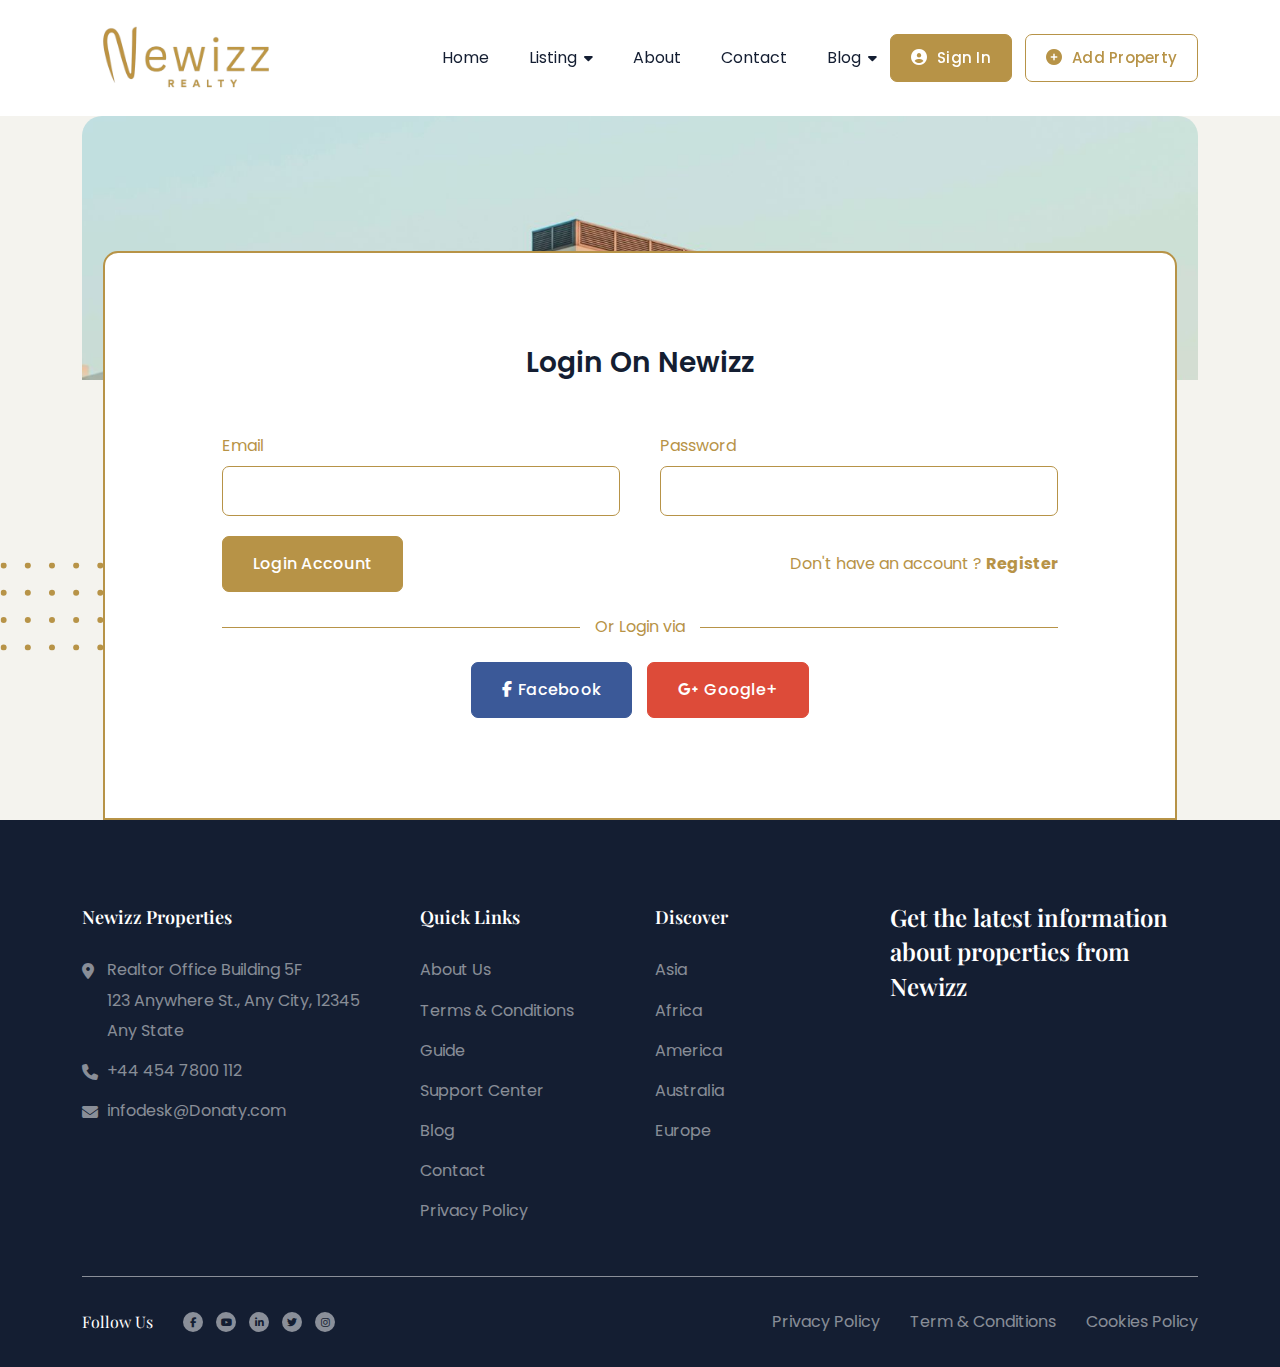
<file: login.html>
<!DOCTYPE html>
<html class="no-js" lang="en">
  <head>
    <!-- Meta Tags -->
    <meta charset="utf-8">
    <meta http-equiv="x-ua-compatible" content="ie=edge">
    <meta name="viewport" content="width=device-width, initial-scale=1">
    <meta name="description" content="Newizz Real Estate">
    <meta name="author" content="jirlie.com">
    <!-- Favicon Icon -->
    <link rel="icon" href="assets/newizz_img/favlogo.png">
    <!-- Site Title -->
    <title>Newizz Real Estate</title>
    <!-- Fonts -->
    <link rel="preconnect" href="https://fonts.googleapis.com">
    <link rel="preconnect" href="https://fonts.gstatic.com" crossorigin>
    <link href="https://fonts.googleapis.com/css2?family=DM+Sans:ital,opsz,wght@0,9..40,100..1000;1,9..40,100..1000&family=Playfair+Display:ital,wght@0,400..900;1,400..900&family=Poppins:ital,wght@0,100;0,200;0,300;0,400;0,500;0,600;0,700;0,800;0,900;1,100;1,200;1,300;1,400;1,500;1,600;1,700;1,800;1,900&display=swap" rel="stylesheet">
    <!-- CSS Stylesheets -->
    <link rel="stylesheet" href="assets/css/bootstrap.min.css">
    <link rel="stylesheet" href="assets/css/fontawesome.min.css">
    <link rel="stylesheet" href="assets/css/slick.min.css">
    <link rel="stylesheet" href="assets/css/light-gallery.min.css">
    <link rel="stylesheet" href="assets/css/jquery-ui.min.css">
    <link rel="stylesheet" href="assets/css/odometer.css">
    <link rel="stylesheet" href="assets/css/animate.css">
    <link rel="stylesheet" href="assets/css/style.css">
  </head>
  <body>
    <!-- Start Preloader -->
    <div class="cs_preloader cs_center">
      <div class="cs_preloader_in cs_center cs_radius_50">
        <span class="cs_center cs_white_bg cs_accent_color">
          <svg width="50" height="50" viewBox="0 0 24 24" fill="none" xmlns="http://www.w3.org/2000/svg">
            <path d="M24 7.96075V21.317C23.9993 22.0283 23.7181 22.7104 23.2182 23.2134C22.7182 23.7164 22.0404 23.9993 21.3333 24H16.8889C16.4174 24 15.9652 23.8115 15.6318 23.4761C15.2984 23.1407 15.1111 22.6857 15.1111 22.2113V17.2924C15.1111 17.0552 15.0175 16.8277 14.8508 16.66C14.6841 16.4923 14.458 16.398 14.2222 16.398H9.77778C9.54203 16.398 9.31594 16.4923 9.14924 16.66C8.98254 16.8277 8.88889 17.0552 8.88889 17.2924V22.2113C8.88889 22.6857 8.70159 23.1407 8.36819 23.4761C8.03479 23.8115 7.58261 24 7.11111 24H2.66667C1.95964 23.9993 1.28177 23.7164 0.781828 23.2134C0.281884 22.7104 0.000705969 22.0283 0 21.317V7.96075C0.000665148 7.65188 0.0804379 7.34839 0.231621 7.07957C0.382805 6.81075 0.600296 6.58567 0.863111 6.42605L11.0853 0.255041C11.3617 0.0881572 11.6779 0 12.0002 0C12.3225 0 12.6388 0.0881572 12.9151 0.255041L23.1373 6.42605C23.4001 6.58573 23.6175 6.81083 23.7686 7.07965C23.9197 7.34846 23.9994 7.65192 24 7.96075Z" fill="currentColor"/>
          </svg>
        </span>
      </div>
    </div>
    <!-- End Preloader -->
    <!-- Start Header Section -->
    <header class="cs_site_header cs_style_1 cs_sticky_header">
      <div class="cs_main_header">
        <div class="container">
          <div class="cs_main_header_in">
            <div class="cs_main_header_left">
              <a class="cs_site_branding" href="index.html" aria-label="Click to visit home page"><img src="assets/newizz_img/logo_bgremoved.PNG" alt="Logo"></a>
              <nav class="cs_nav cs_heading_color">
                <ul class="cs_nav_list">
                  <li>
                    <a href="index.html" aria-label="Home">Home</a>
                  </li>
                  <li class="menu-item-has-children">
                    <a href="">Listing</a>
                    <ul>
                      <li><a href="property-grid.html" aria-label="Click to visit all property page">Property Grid View</a></li>
                      <li><a href="property-map.html" aria-label="Click to visit property map view page">Property Map View</a></li>
                      <li><a href="property-details.html" aria-label="Click to visit property details page">Property Details</a></li>
                      <!-- <li><a href="property-details-v2.html" aria-label="Click to visit property details V2 page">Property Details V2</a></li> -->
                    </ul>
                  </li>
                  <li><a href="about.html" aria-label="Click to visit about page">About</a></li>
                  <li><a href="contact.html" aria-label="Click to visit contact page">Contact</a></li>
                  <li class="menu-item-has-children">
                    <a href="">Blog</a>
                    <ul>
                      <li><a href="blog.html" aria-label="Click to visit all posts">Blog</a></li>
                      <li><a href="blog-details.html" aria-label="Click to read post details">Blog Details</a></li>
                    </ul>
                  </li>
                </ul>
              </nav>
            </div>
            <div class="cs_main_header_right">
              <a href="sign-up.html" aria-label="Sign In Button" class="cs_btn cs_style_1 cs_accent_bg cs_fs_15 cs_medium cs_white_color cs_radius_7">
              <span class="cs_btn_icon"><i class="fa-solid fa-circle-user"></i></span>
              <span class="cs_btn_text">Sign In</span>
              </a>
              <a href="profile.html" aria-label="Add Property Button" class="cs_btn cs_style_1 cs_type_1 cs_accent_color cs_fs_15 cs_medium cs_radius_7">
              <span class="cs_btn_icon"><i class="fa-solid fa-circle-plus"></i></span>
              <span class="cs_btn_text">Add Property</span>
              </a>
            </div>
          </div>
        </div>
      </div>
    </header>
    <div class="cs_height_116 cs_height_lg_110"></div>
    <div id="authAlertContainer" class="auth-alert-container"></div>
    <!-- End Header Section -->
    <!-- Start Page Header Section -->
    <div class="cs_page_heading cs_style_2 position-relative">
      <div class="container">
        <div class="cs_page_heading_content_wrapper cs_type_3 cs_heading_bg cs_bg_filed cs_center_column" data-src="assets/img/page_header_2.jpg">
        </div>
      </div>
    </div>
    <!-- End Page Header Section -->
    <!-- Start Login Section -->
    <section class="cs_contact position-relative">
      <div class="container">
        <div class="cs_contact_form_wrapper cs_white_bg cs_center_column">
          <h2 class="cs_fs_28 cs_semibold cs_body_font cs_mb_51 wow fadeInDown">Login On Newizz</h2>
          <form class="cs_contact_form cs_row_gap_40 row cs_gap_y_20 cs_mb_20">
            <div class="col-sm-6">
              <label for="email">Email</label>
              <input type="email" name="email" class="cs_form_field cs_radius_7" id="email" autocomplete="email" required>
            </div>
            <div class="col-sm-6">
              <label for="password">Password</label>
              <input type="password" name="password" class="cs_form_field cs_radius_7" id="password">
            </div>
            <div class="col-sm-5">
              <button type="submit" aria-label="Login button" class="cs_btn cs_style_1 cs_accent_bg cs_white_color cs_medium cs_radius_7">
              <span>Login Account</span>
              </button>
            </div>
            <div class="col-sm-7 m-auto">
              <div class="text-end">Don't have an account ? <b><a href="sign-up.html">Register</a></b></div>
            </div>
          </form>
          <div class="cs_social_login_divider cs_center cs_mb_20"><span>Or Login via</span></div>
          <div class="cs_social_login">
            <ul class="cs_social_login_btns cs_center cs_mp_0">
              <li><a href="#" class="cs_btn cs_style_1 cs_medium cs_radius_7 cs_facebook">
                <span><i class="fa-brands fa-facebook-f"></i>Facebook</span></a>
              </li>
              <li><a href="#" class="cs_btn cs_style_1 cs_medium cs_radius_7 cs_google">
                <span><i class="fa-brands fa-google-plus-g"></i>Google+</span></a>
              </li>
            </ul>
          </div>
        </div>
        <div class="cs_contact_shape_1 cs_accent_color position-absolute">
          <svg width="88" height="127" viewBox="0 0 88 127" fill="none" xmlns="http://www.w3.org/2000/svg">
            <circle cx="3" cy="3" r="3" transform="matrix(1 0 0 -1 0 126.863)" fill="currentColor"/>
            <circle cx="3" cy="3" r="3" transform="matrix(1 0 0 -1 54.5833 126.863)" fill="currentColor"/>
            <circle cx="3" cy="3" r="3" transform="matrix(1 0 0 -1 27.2917 126.863)" fill="currentColor"/>
            <circle cx="3" cy="3" r="3" transform="matrix(1 0 0 -1 81.875 126.863)" fill="currentColor"/>
            <circle cx="3" cy="3" r="3" transform="matrix(1 0 0 -1 0 102.691)" fill="currentColor"/>
            <circle cx="3" cy="3" r="3" transform="matrix(1 0 0 -1 54.5833 102.691)" fill="currentColor"/>
            <circle cx="3" cy="3" r="3" transform="matrix(1 0 0 -1 27.2917 102.691)" fill="currentColor"/>
            <circle cx="3" cy="3" r="3" transform="matrix(1 0 0 -1 81.875 102.691)" fill="currentColor"/>
            <circle cx="3" cy="3" r="3" transform="matrix(1 0 0 -1 0 78.5186)" fill="currentColor"/>
            <circle cx="3" cy="3" r="3" transform="matrix(1 0 0 -1 54.5833 78.5186)" fill="currentColor"/>
            <circle cx="3" cy="3" r="3" transform="matrix(1 0 0 -1 27.2917 78.5186)" fill="currentColor"/>
            <circle cx="3" cy="3" r="3" transform="matrix(1 0 0 -1 81.875 78.5186)" fill="currentColor"/>
            <circle cx="3" cy="3" r="3" transform="matrix(1 0 0 -1 0 54.3452)" fill="currentColor"/>
            <circle cx="3" cy="3" r="3" transform="matrix(1 0 0 -1 54.5833 54.3452)" fill="currentColor"/>
            <circle cx="3" cy="3" r="3" transform="matrix(1 0 0 -1 27.2917 54.3452)" fill="currentColor"/>
            <circle cx="3" cy="3" r="3" transform="matrix(1 0 0 -1 81.875 54.3452)" fill="currentColor"/>
            <circle cx="3" cy="3" r="3" transform="matrix(1 0 0 -1 0 30.1729)" fill="currentColor"/>
            <circle cx="3" cy="3" r="3" transform="matrix(1 0 0 -1 54.5833 30.1729)" fill="currentColor"/>
            <circle cx="3" cy="3" r="3" transform="matrix(1 0 0 -1 27.2917 30.1729)" fill="currentColor"/>
            <circle cx="3" cy="3" r="3" transform="matrix(1 0 0 -1 81.875 30.1729)" fill="currentColor"/>
            <circle cx="3" cy="3" r="3" transform="matrix(1 0 0 -1 0 6.00024)" fill="currentColor"/>
            <circle cx="3" cy="3" r="3" transform="matrix(1 0 0 -1 54.5833 6.00049)" fill="currentColor"/>
            <circle cx="3" cy="3" r="3" transform="matrix(1 0 0 -1 27.2917 6.00049)" fill="currentColor"/>
            <circle cx="3" cy="3" r="3" transform="matrix(1 0 0 -1 81.875 6.00049)" fill="currentColor"/>
          </svg>
        </div>
        <div class="cs_contact_shape_2 cs_accent_color position-absolute">
          <svg width="88" height="127" viewBox="0 0 88 127" fill="none" xmlns="http://www.w3.org/2000/svg">
            <circle cx="3" cy="3" r="3" transform="matrix(1 0 0 -1 0 126.863)" fill="currentColor"/>
            <circle cx="3" cy="3" r="3" transform="matrix(1 0 0 -1 54.5833 126.863)" fill="currentColor"/>
            <circle cx="3" cy="3" r="3" transform="matrix(1 0 0 -1 27.2917 126.863)" fill="currentColor"/>
            <circle cx="3" cy="3" r="3" transform="matrix(1 0 0 -1 81.875 126.863)" fill="currentColor"/>
            <circle cx="3" cy="3" r="3" transform="matrix(1 0 0 -1 0 102.691)" fill="currentColor"/>
            <circle cx="3" cy="3" r="3" transform="matrix(1 0 0 -1 54.5833 102.691)" fill="currentColor"/>
            <circle cx="3" cy="3" r="3" transform="matrix(1 0 0 -1 27.2917 102.691)" fill="currentColor"/>
            <circle cx="3" cy="3" r="3" transform="matrix(1 0 0 -1 81.875 102.691)" fill="currentColor"/>
            <circle cx="3" cy="3" r="3" transform="matrix(1 0 0 -1 0 78.5186)" fill="currentColor"/>
            <circle cx="3" cy="3" r="3" transform="matrix(1 0 0 -1 54.5833 78.5186)" fill="currentColor"/>
            <circle cx="3" cy="3" r="3" transform="matrix(1 0 0 -1 27.2917 78.5186)" fill="currentColor"/>
            <circle cx="3" cy="3" r="3" transform="matrix(1 0 0 -1 81.875 78.5186)" fill="currentColor"/>
            <circle cx="3" cy="3" r="3" transform="matrix(1 0 0 -1 0 54.3452)" fill="currentColor"/>
            <circle cx="3" cy="3" r="3" transform="matrix(1 0 0 -1 54.5833 54.3452)" fill="currentColor"/>
            <circle cx="3" cy="3" r="3" transform="matrix(1 0 0 -1 27.2917 54.3452)" fill="currentColor"/>
            <circle cx="3" cy="3" r="3" transform="matrix(1 0 0 -1 81.875 54.3452)" fill="currentColor"/>
            <circle cx="3" cy="3" r="3" transform="matrix(1 0 0 -1 0 30.1729)" fill="currentColor"/>
            <circle cx="3" cy="3" r="3" transform="matrix(1 0 0 -1 54.5833 30.1729)" fill="currentColor"/>
            <circle cx="3" cy="3" r="3" transform="matrix(1 0 0 -1 27.2917 30.1729)" fill="currentColor"/>
            <circle cx="3" cy="3" r="3" transform="matrix(1 0 0 -1 81.875 30.1729)" fill="currentColor"/>
            <circle cx="3" cy="3" r="3" transform="matrix(1 0 0 -1 0 6.00024)" fill="currentColor"/>
            <circle cx="3" cy="3" r="3" transform="matrix(1 0 0 -1 54.5833 6.00049)" fill="currentColor"/>
            <circle cx="3" cy="3" r="3" transform="matrix(1 0 0 -1 27.2917 6.00049)" fill="currentColor"/>
            <circle cx="3" cy="3" r="3" transform="matrix(1 0 0 -1 81.875 6.00049)" fill="currentColor"/>
          </svg>
        </div>
      </div>
    </section>
    <!-- End Login Section -->
    <!-- Start Footer Section -->
    <footer class="cs_footer cs_style_1 cs_heading_bg cs_gray_color">
      <div class="container">
        <div class="cs_footer_row">
          <div class="cs_footer_col">
            <div class="cs_footer_widget">
              <div class="cs_footer_widget">
                <h2 class="cs_footer_widget_title cs_fs_18 cs_white_color cs_semibold wow fadeInDown">Newizz Properties</h2>
                <ul class="cs_footer_widget_address cs_mp_0">
                  <li><i class="fa-solid fa-location-dot"></i>Realtor Office Building 5F <br> 123 Anywhere St., Any City, 12345 Any State</li>
                  <li><a href="tel:+444547800112" aria-label="Phone Link"><i class="fa-solid fa-phone"></i>+44 454 7800 112</a></li>
                  <li><a href="mailto:infodesk@Donaty.com" aria-label="Email Link"><i class="fa-solid fa-envelope"></i>infodesk@Donaty.com</a></li>
                </ul>
              </div>
            </div>
          </div>
          <div class="cs_footer_col">
            <div class="cs_footer_widget">
              <h2 class="cs_footer_widget_title cs_fs_18 cs_white_color cs_semibold">Quick Links</h2>
              <ul class="cs_footer_widget_menu">
                <li><a href="about.html" aria-label="Page Link">About Us</a></li>
                <li><a href="#" aria-label="Page Link">Terms & Conditions</a></li>
                <li><a href="#" aria-label="Page Link">Guide</a></li>
                <li><a href="#" aria-label="Page Link">Support Center</a></li>
                <li><a href="blog.html" aria-label="Page Link">Blog</a></li>
                <li><a href="contact.html" aria-label="Page Link">Contact</a></li>
                <li><a href="#" aria-label="Page Link">Privacy Policy</a></li>
              </ul>
            </div>
          </div>
          <div class="cs_footer_col">
            <div class="cs_footer_widget">
              <h2 class="cs_footer_widget_title cs_fs_18 cs_white_color cs_semibold">Discover</h2>
              <ul class="cs_footer_widget_menu">
                <li>Asia</li>
                <li>Africa</li>
                <li>America</li>
                <li>Australia</li>
                <li>Europe</li>
              </ul>
            </div>
          </div>
          <div class="cs_footer_col">
            <div class="cs_newsletter cs_style_1">
              <h2 class="cs_newsletter_title cs_fs_24 cs_semibold cs_white_color cs_mb_53 cs_mb_lg_30 wow fadeInDown">Get the latest information about properties from Newizz</h2>
              <form action="#" class="cs_newsletter_form cs_radius_10 wow fadeInUp">
                <input type="email" name="email" class="cs_newsletter_input cs_radius_7" placeholder="Enter your email here" autocomplete="given-email">
                <button type="submit" aria-label="Subscribe Button" class="cs_btn cs_style_1 cs_accent_bg cs_white_color cs_medium cs_radius_7">
                <span class="cs_btn_text">Subscribe</span>
                </button>
              </form>
            </div>
          </div>
        </div>
      </div>
      <div class="cs_footer_bottom">
        <div class="container">
          <div class="cs_footer_bottom_in">
            <div class="cs_socials_wrapper">
              <h3 class="cs_fs_16 cs_white_color cs_normal mb-0">Follow Us</h3>
              <div class="cs_social_btns cs_style_1">
                <a href="#" aria-label="Social button" class="cs_center cs_radius_50 cs_gray_bg">
                <i class="fa-brands fa-facebook-f"></i>
                </a>
                <a href="#" aria-label="Social button" class="cs_center cs_radius_50 cs_gray_bg">
                <i class="fa-brands fa-youtube"></i>
                </a>
                <a href="#" aria-label="Social button" class="cs_center cs_radius_50 cs_gray_bg">
                <i class="fa-brands fa-linkedin-in"></i>
                </a>
                <a href="#" aria-label="Social button" class="cs_center cs_radius_50 cs_gray_bg">
                <i class="fa-brands fa-twitter"></i>
                </a>
                <a href="#" aria-label="Social button" class="cs_center cs_radius_50 cs_gray_bg">
                <i class="fa-brands fa-instagram"></i>
                </a>
              </div>
            </div>
            <ul class="cs_footer_widget_menu">
              <li><a href="#" aria-label="Privacy & Policy">Privacy Policy</a></li>
              <li><a href="#" aria-label="Terms & Condition">Term & Conditions</a></li>
              <li><a href="#" aria-label="Cookies & Policy">Cookies Policy</a></li>
            </ul>
          </div>
        </div>
      </div>
    </footer>
    <!-- End Footer Section -->
    <!-- Start Scroll To Top Button -->
    <button type="button" class="cs_scrolltop_btn cs_center cs_radius_50 cs_white_bg cs_accent_color">
      <svg xmlns="http://www.w3.org/2000/svg" width="2em" height="2em" viewBox="0 0 15 15">
        <path fill="currentColor" fill-rule="evenodd" d="M7.146 2.146a.5.5 0 0 1 .708 0l4 4a.5.5 0 0 1-.708.708L8 3.707V12.5a.5.5 0 0 1-1 0V3.707L3.854 6.854a.5.5 0 1 1-.708-.708z" clip-rule="evenodd"/>
      </svg>
    </button>
    <!-- End Scroll To Top Button -->
    <!-- Script -->
    <script src="assets/js/jquery.min.js"></script>
    <script src="assets/js/jquery.slick.min.js"></script>
    <script src="assets/js/light-gallery.min.js"></script>
    <script src="assets/js/jquery-ui.min.js"></script>
    <script src="assets/js/odometer.js"></script>
    <script src="assets/js/wow.min.js"></script>
    <script src="assets/js/main.js"></script>
    <script>
document.addEventListener("DOMContentLoaded", function () {
  const form = document.querySelector(".cs_contact_form");

  form.addEventListener("submit", async function (e) {
    e.preventDefault();
    function showAuthAlert(type, message) {
      const container = document.getElementById('authAlertContainer');
      if (!container) return alert(message);
      const div = document.createElement('div');
      div.className = `auth-alert auth-alert--${type}`;
      div.innerHTML = `<strong style="font-weight:600;">${message}</strong><button type="button" class="auth-alert__close">×</button>`;
      div.querySelector('.auth-alert__close').onclick = () => div.remove();
      container.prepend(div);
      setTimeout(() => { div.classList.add('auth-alert--hide'); setTimeout(() => div.remove(), 200); }, 3000);
    }

    const email = document.getElementById("email").value.trim();
    const password = document.getElementById("password").value.trim();

    if (!email || !password) {
      showAuthAlert('warning', '⚠️ Please fill in all fields');
      return;
    }

    try {
      const response = await fetch("https://newizz-proje.onrender.com/api/auth/login", {
        method: "POST",
        headers: {
          "Content-Type": "application/json",
        },
        body: JSON.stringify({ email, password }),
      });

      const data = await response.json();

      if (response.ok && data.success && data.data && data.data.token) {
        // ✅ JWT token'ı localStorage'a kaydet
        localStorage.setItem("authToken", data.data.token);
        localStorage.setItem("authUser", JSON.stringify(data.data.user));

        showAuthAlert('success', '✅ Login successful! Redirecting…');
        setTimeout(() => { window.location.href = "index.html"; }, 800);
      } else {
        showAuthAlert('danger', '❌ ' + (data.message || 'Login failed'));
      }
    } catch (err) {
      console.error(err);
      showAuthAlert('danger', '❌ Connection error');
    }
  });
});
</script>

  </body>
</html>
</file>
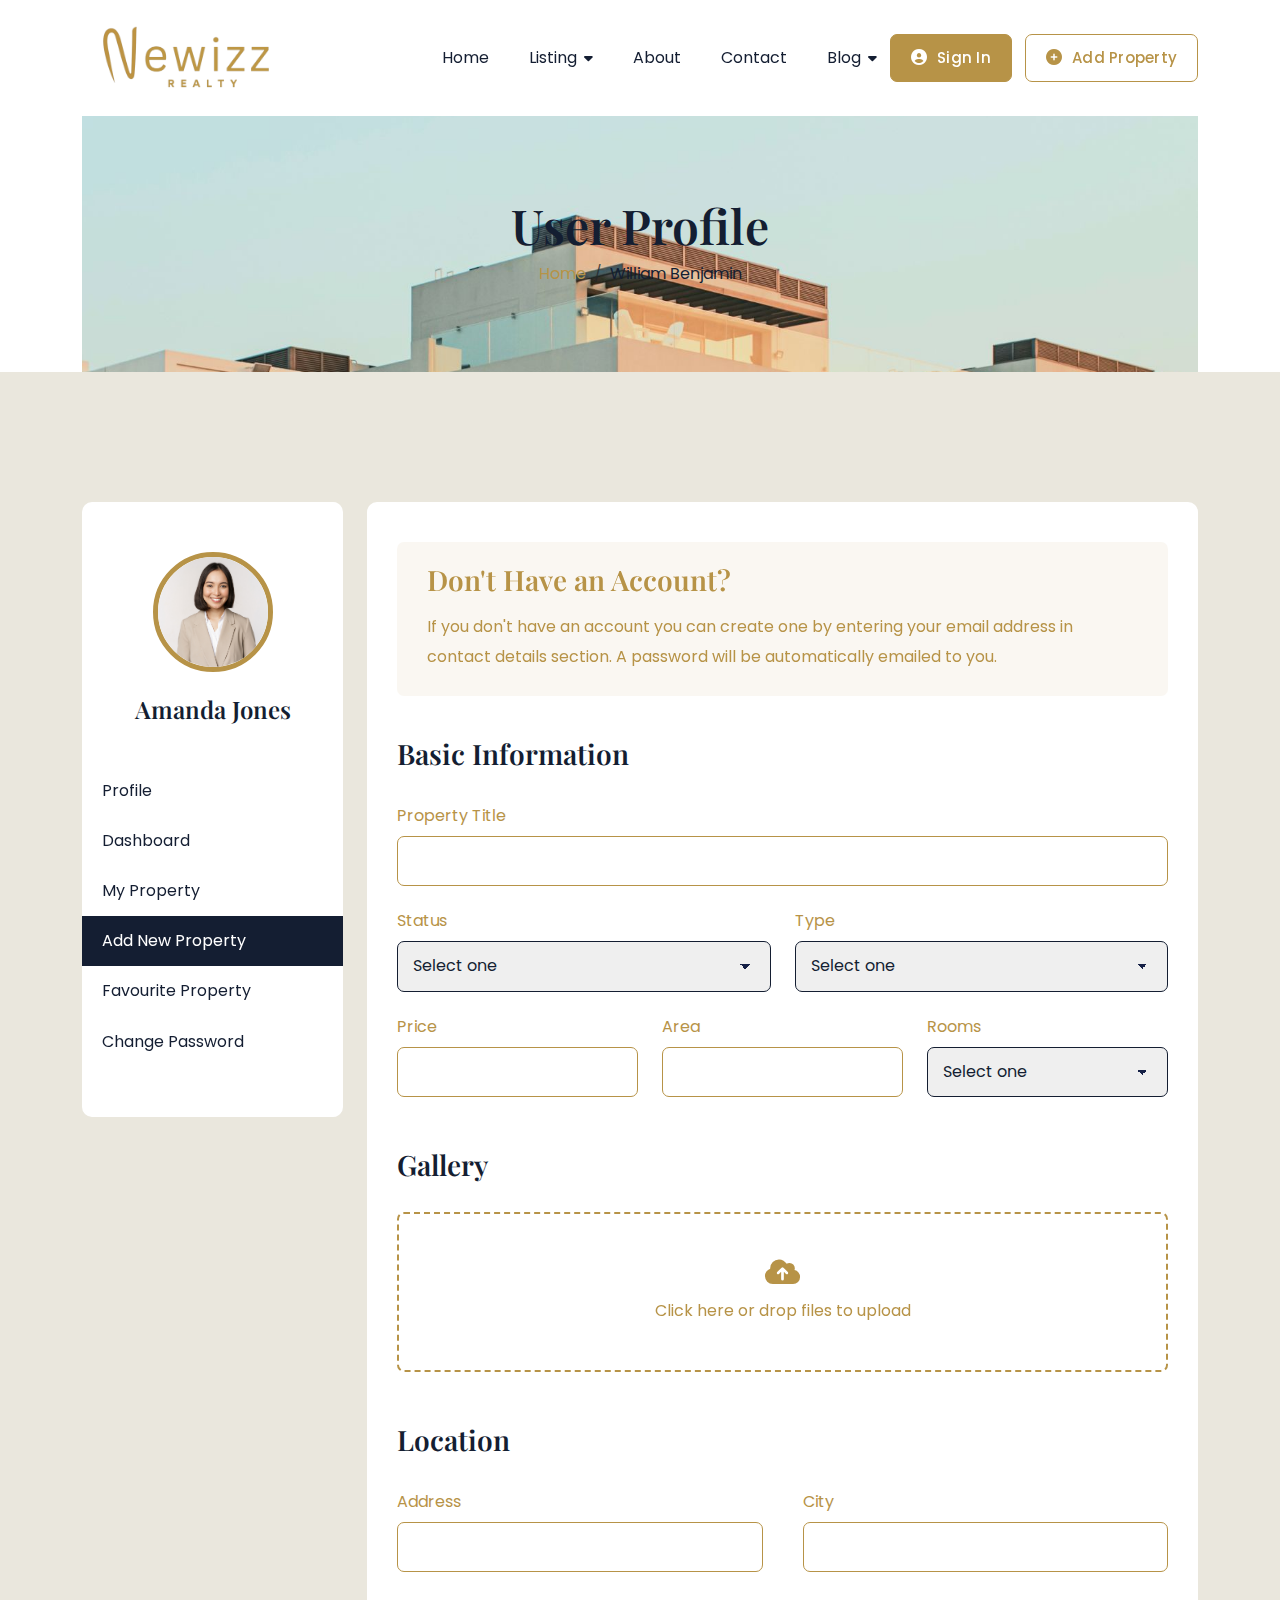
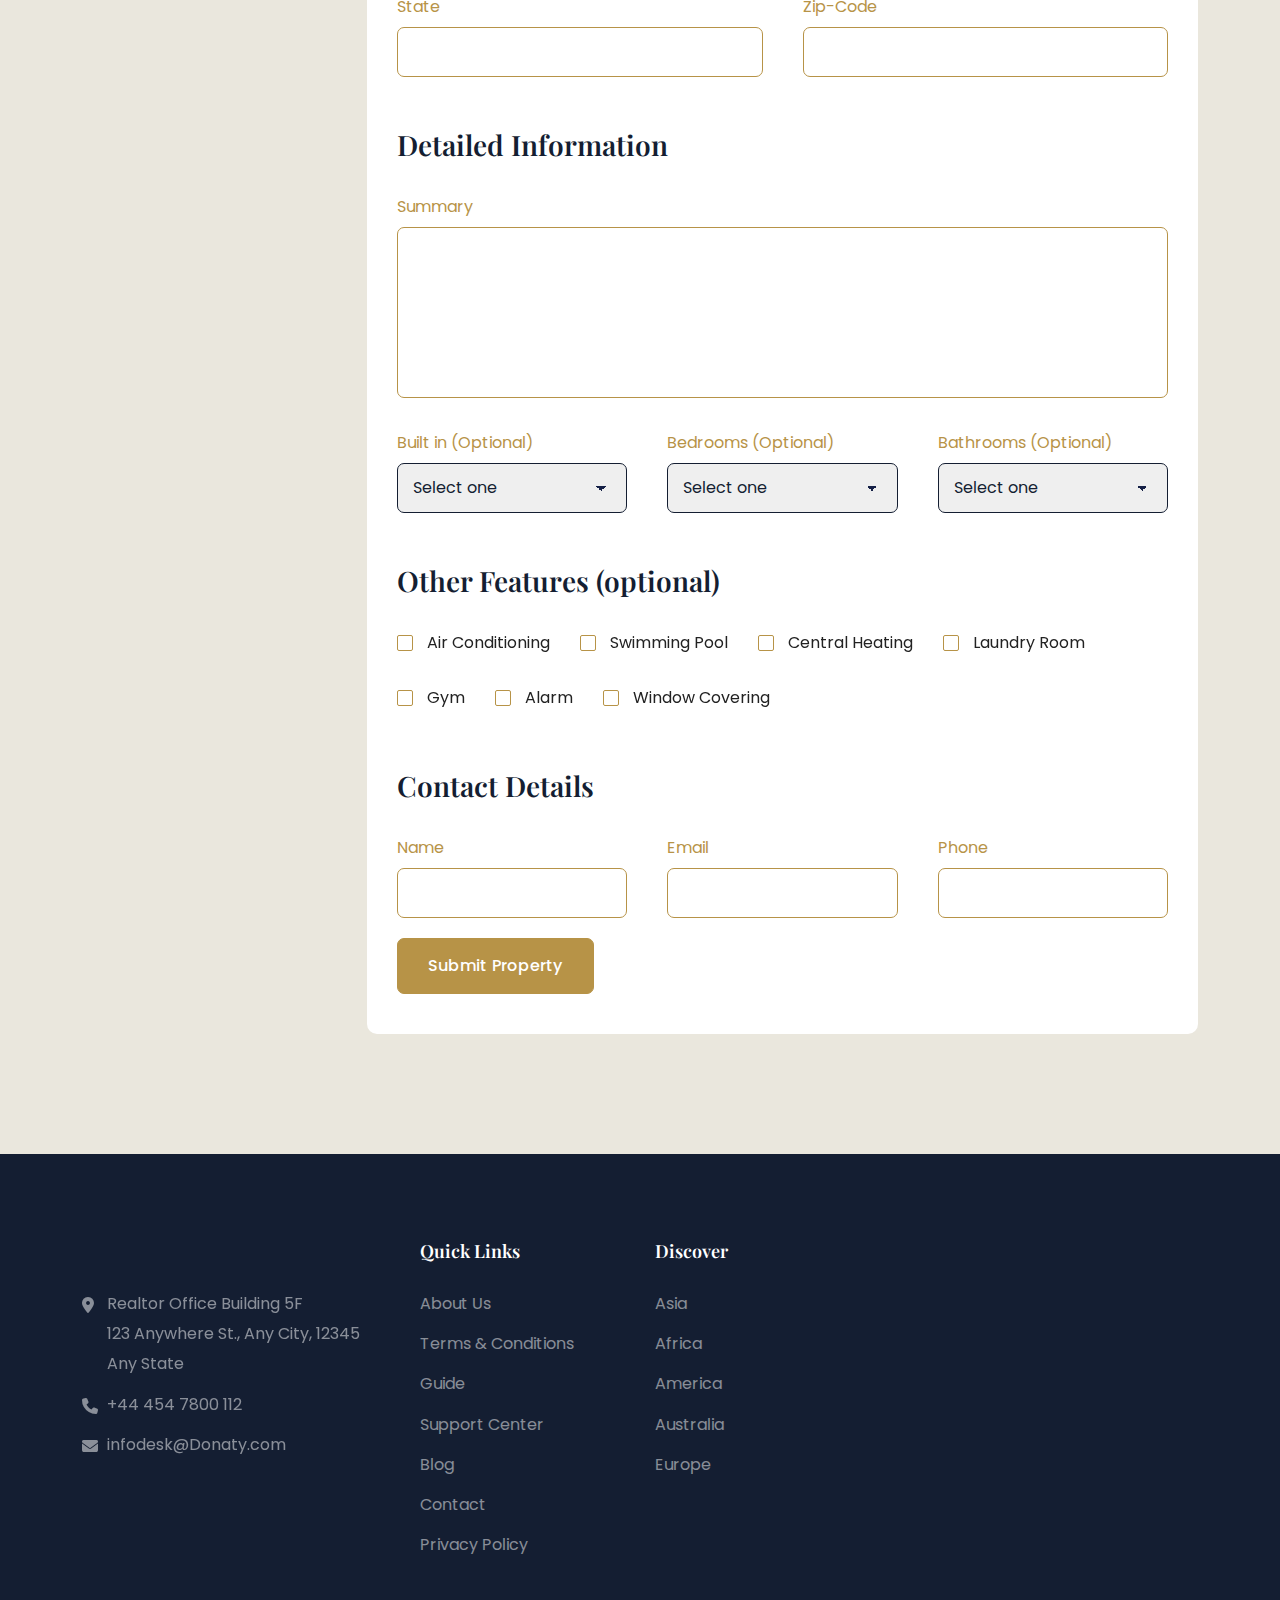
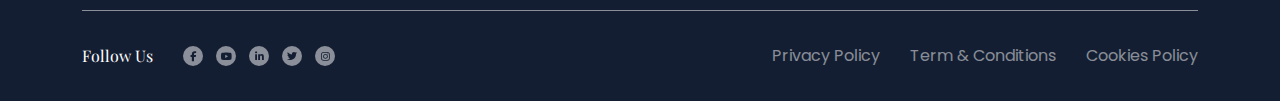
<file: profile.html>
<!DOCTYPE html>
<html class="no-js" lang="en">
  <head>
    <!-- Meta Tags -->
    <meta charset="utf-8">
    <meta http-equiv="x-ua-compatible" content="ie=edge">
    <meta name="viewport" content="width=device-width, initial-scale=1">
    <meta name="description" content="Newizz Real Estate">
    <meta name="author" content="jirlie.com">
    <!-- Favicon Icon -->
    <link rel="icon" href="assets/newizz_img/favlogo.png">
    <!-- Site Title -->
    <title>Newizz Real Estate</title>
    <!-- Fonts -->
    <link rel="preconnect" href="https://fonts.googleapis.com">
    <link rel="preconnect" href="https://fonts.gstatic.com" crossorigin>
    <link href="https://fonts.googleapis.com/css2?family=DM+Sans:ital,opsz,wght@0,9..40,100..1000;1,9..40,100..1000&family=Playfair+Display:ital,wght@0,400..900;1,400..900&family=Poppins:ital,wght@0,100;0,200;0,300;0,400;0,500;0,600;0,700;0,800;0,900;1,100;1,200;1,300;1,400;1,500;1,600;1,700;1,800;1,900&display=swap" rel="stylesheet">
    <!-- CSS Stylesheets -->
    <link rel="stylesheet" href="assets/css/bootstrap.min.css">
    <link rel="stylesheet" href="assets/css/fontawesome.min.css">
    <link rel="stylesheet" href="assets/css/slick.min.css">
    <link rel="stylesheet" href="assets/css/light-gallery.min.css">
    <link rel="stylesheet" href="assets/css/jquery-ui.min.css">
    <link rel="stylesheet" href="assets/css/odometer.css">
    <link rel="stylesheet" href="assets/css/animate.css">
    <link rel="stylesheet" href="assets/css/style.css">
  </head>
  <body>
    <!-- Start Preloader -->
    <div class="cs_preloader cs_center">
      <div class="cs_preloader_in cs_center cs_radius_50">
        <span class="cs_center cs_white_bg cs_accent_color">
          <svg width="50" height="50" viewBox="0 0 24 24" fill="none" xmlns="http://www.w3.org/2000/svg">
            <path d="M24 7.96075V21.317C23.9993 22.0283 23.7181 22.7104 23.2182 23.2134C22.7182 23.7164 22.0404 23.9993 21.3333 24H16.8889C16.4174 24 15.9652 23.8115 15.6318 23.4761C15.2984 23.1407 15.1111 22.6857 15.1111 22.2113V17.2924C15.1111 17.0552 15.0175 16.8277 14.8508 16.66C14.6841 16.4923 14.458 16.398 14.2222 16.398H9.77778C9.54203 16.398 9.31594 16.4923 9.14924 16.66C8.98254 16.8277 8.88889 17.0552 8.88889 17.2924V22.2113C8.88889 22.6857 8.70159 23.1407 8.36819 23.4761C8.03479 23.8115 7.58261 24 7.11111 24H2.66667C1.95964 23.9993 1.28177 23.7164 0.781828 23.2134C0.281884 22.7104 0.000705969 22.0283 0 21.317V7.96075C0.000665148 7.65188 0.0804379 7.34839 0.231621 7.07957C0.382805 6.81075 0.600296 6.58567 0.863111 6.42605L11.0853 0.255041C11.3617 0.0881572 11.6779 0 12.0002 0C12.3225 0 12.6388 0.0881572 12.9151 0.255041L23.1373 6.42605C23.4001 6.58573 23.6175 6.81083 23.7686 7.07965C23.9197 7.34846 23.9994 7.65192 24 7.96075Z" fill="currentColor"/>
          </svg>
        </span>
      </div>
    </div>
    <!-- End Preloader -->
    <!-- Start Header Section -->
    <header class="cs_site_header cs_style_1 cs_sticky_header">
      <div class="cs_main_header">
        <div class="container">
          <div class="cs_main_header_in">
            <div class="cs_main_header_left">
              <a class="cs_site_branding" href="index.html" aria-label="Click to visit home page"><img src="assets/newizz_img/logo_bgremoved.PNG" alt="Logo"></a>
              <nav class="cs_nav cs_heading_color">
                <ul class="cs_nav_list">
                  <li>
                    <a href="index.html" aria-label="Home">Home</a>
                  </li>
                  <li class="menu-item-has-children">
                    <a href="">Listing</a>
                    <ul>
                      <li><a href="property-grid.html" aria-label="Click to visit all property page">Property Grid View</a></li>
                      <li><a href="property-map.html" aria-label="Click to visit property map view page">Property Map View</a></li>
                      <li><a href="property-details.html" aria-label="Click to visit property details page">Property Details</a></li>
                      <!-- <li><a href="property-details-v2.html" aria-label="Click to visit property details V2 page">Property Details V2</a></li> -->
                    </ul>
                  </li>
                  <li><a href="about.html" aria-label="Click to visit about page">About</a></li>
                  <li><a href="contact.html" aria-label="Click to visit contact page">Contact</a></li>
                  <li class="menu-item-has-children">
                    <a href="">Blog</a>
                    <ul>
                      <li><a href="blog.html" aria-label="Click to visit all posts">Blog</a></li>
                      <li><a href="blog-details.html" aria-label="Click to read post details">Blog Details</a></li>
                    </ul>
                  </li>
                </ul>
              </nav>
            </div>
            <div class="cs_main_header_right">
              <a href="sign-up.html" aria-label="Sign In Button" class="cs_btn cs_style_1 cs_accent_bg cs_fs_15 cs_medium cs_white_color cs_radius_7">
              <span class="cs_btn_icon"><i class="fa-solid fa-circle-user"></i></span>
              <span class="cs_btn_text">Sign In</span>
              </a>
              <a href="profile.html" aria-label="Add Property Button" class="cs_btn cs_style_1 cs_type_1 cs_accent_color cs_fs_15 cs_medium cs_radius_7">
              <span class="cs_btn_icon"><i class="fa-solid fa-circle-plus"></i></span>
              <span class="cs_btn_text">Add Property</span>
              </a>
            </div>
          </div>
        </div>
      </div>
    </header>
    <div class="cs_height_116 cs_height_lg_110"></div>
    <!-- End Header Section -->
    <!-- Start Page Header Section -->
    <section class="cs_page_heading position-relative">
      <div class="container">
        <div class="cs_page_heading_content_wrapper cs_type_4 cs_heading_bg cs_bg_filed cs_center_column" data-src="assets/img/page_header_2.jpg">
          <h1 class="cs_fs_48 cs_semibold cs_mb_7 wow zoomIn">User Profile</h1>
          <ol class="breadcrumb mb-0">
            <li class="breadcrumb-item"><a href="/" aria-label="Back to home button">Home</a></li>
            <li class="breadcrumb-item active">William Benjamin</li>
          </ol>
        </div>
      </div>
    </section>
    <!-- End Page Header Section -->
    <!-- Start Profile Setting -->
    <section class="cs_tabs cs_light_gray_bg">
      <div class="cs_height_130 cs_height_lg_80"></div>
      <div class="container">
        <div class="cs_profile_wrapper">
          <div class="row cs_gap_y_30">
            <div class="col-lg-3">
              <div class="cs_profile_menu cs_white_bg cs_radius_10">
                <div class="cs_center_column text-center cs_mb_40 cs_mb_lg_30">
                  <div class="cs_profile_thumbnail cs_radius_50 cs_mb_20">
                    <img src="assets/img/team_1.jpg" alt="Profile Pic">
                  </div>
                  <h2 class="cs_profile_title cs_fs_24 cs_semibold mb-0">Amanda Jones</h2>
                </div>
                <ul class="cs_tab_links cs_style_5 cs_mp_0">
                  <li><a href="#profile" aria-label="Tab button">Profile</a></li>
                  <li><a href="#dashboard" aria-label="Tab button">Dashboard</a></li>
                  <li><a href="#property" aria-label="Tab button">My Property</a></li>
                  <li class="active"><a href="#add_property" aria-label="Tab button">Add New Property</a></li>
                  <li><a href="#favourite_property" aria-label="Tab button">Favourite Property</a></li>
                  <li><a href="#password_update" aria-label="Tab button">Change Password</a></li>
                </ul>
              </div>
            </div>
            <div class="col-lg-9">
              <div class="cs_tab_body">
                <div class="cs_tab" id="profile">
                  <div class="cs_profile cs_white_bg cs_radius_10">
                    <h2 class="cs_profile_title cs_fs_28 cs_semibold cs_mb_40">My Profile</h2>
                    <div class="cs_avatar cs_style_2 cs_mb_40">
                      <div class="cs_avatar_icon cs_center cs_radius_50 position-relative">
                        <img src="assets/img/team_1.jpg" alt="Profile Pic">
                        <span class="cs_thumb_edit cs_center cs_radius_50 position-absolute">
                        <i class="fa-regular fa-pen-to-square"></i>
                        </span>
                      </div>
                      <div class="cs_avatar_info">
                        <h2 class="cs_fs_24 cs_medium cs_mb_10">Amanda Jones</h2>
                        <p class="cs_profile_subtitle mb-0">Property Owner</p>
                      </div>
                    </div>
                    <form class="row cs_profile_form cs_row_gap_40 cs_gap_y_20">
                      <div class="col-sm-6">
                        <label for="fname">First Name</label>
                        <input type="text" name="fname" class="cs_form_field cs_radius_7" id="fname">
                      </div>
                      <div class="col-sm-6">
                        <label for="lname">Last Name</label>
                        <input type="text" name="lname" class="cs_form_field cs_radius_7" id="lname">
                      </div>
                      <div class="col-sm-6">
                        <label for="email">Email</label>
                        <input type="email" name="email" class="cs_form_field cs_radius_7" id="email">
                      </div>
                      <div class="col-sm-6">
                        <label for="phone">Phone</label>
                        <input type="number" name="phone" class="cs_form_field cs_radius_7" id="phone">
                      </div>
                      <div class="col-lg-12">
                        <label for="bio">Bio Summary</label>
                        <textarea name="bio" id="bio" rows="5" class="cs_form_field cs_radius_7"></textarea>
                      </div>
                      <div class="col-lg-12">
                        <button type="submit" aria-label="Submit button" class="cs_btn cs_style_1 cs_accent_bg cs_white_color cs_medium cs_radius_7">
                        <span>Update Profile</span>
                        </button>
                      </div>
                    </form>
                  </div>
                </div>
                <div class="cs_tab" id="dashboard">
                  <div class="cs_dashboard_content_wrapper">
                    <div class="cs_dashboard_contentbox">
                      <div class="row cs_gap_y_20">
                        <div class="col-md-6">
                          <div class="cs_iconbox cs_style_5 cs_white_bg cs_radius_10">
                            <div class="cs_iconbox_info">
                              <h2 class="cs_fs_28 cs_semibold mb-0">3,576</h2>
                              <h3 class="cs_fs_16 cs_semibold mb-0">Properties for Ready</h3>
                              <p class="cs_fs_14 mb-0">Target 2k/month</p>
                            </div>
                            <div class="cs_iconbox_icon cs_center cs_radius_50">
                              <div class="cs_round_progress_wrap">
                                <div class="cs_round_progress_in text-light">
                                  <div class="cs_round_progress_number cs_fs_14 cs_bold cs_heading_color">
                                    <span data-count-to="75" class="odometer"></span>%
                                  </div>
                                </div>
                                <div class="cs_round_progress text-info">
                                  <svg class="cs_round_progress_percentage" viewBox="0 0 100 100" width="163" height="163" data-percent="75">
                                    <circle cx="50" cy="50" r="40"></circle>
                                  </svg>
                                </div>
                              </div>
                            </div>
                          </div>
                        </div>
                        <div class="col-md-6">
                          <div class="cs_iconbox cs_style_5 cs_white_bg cs_radius_10">
                            <div class="cs_iconbox_info">
                              <h2 class="cs_fs_28 cs_semibold mb-0">7,362</h2>
                              <h3 class="cs_fs_16 cs_semibold mb-0">Properties for Rent</h3>
                              <p class="cs_fs_14 mb-0">Target 3.5k/month</p>
                            </div>
                            <div class="cs_iconbox_icon cs_center cs_radius_50">
                              <div class="cs_round_progress_wrap">
                                <div class="cs_round_progress_in text-light">
                                  <div class="cs_round_progress_number cs_fs_14 cs_bold cs_heading_color">
                                    <span data-count-to="95" class="odometer"></span>%
                                  </div>
                                </div>
                                <div class="cs_round_progress cs_accent_color">
                                  <svg class="cs_round_progress_percentage" viewBox="0 0 100 100" width="163" height="163" data-percent="95">
                                    <circle cx="50" cy="50" r="40"></circle>
                                  </svg>
                                </div>
                              </div>
                            </div>
                          </div>
                        </div>
                      </div>
                    </div>
                    <div class="cs_dashboard_contentbox">
                      <div class="cs_property_list cs_white_bg cs_radius_10">
                        <div class="overflow-x-auto">
                          <table class="cs_property_table">
                            <thead>
                              <tr>
                                <th class="cs_medium cs_heading_color">My Properties</th>
                                <th class="cs_medium cs_heading_color"></th>
                                <th class="cs_medium cs_heading_color">Status</th>
                                <th class="cs_medium cs_heading_color">Views</th>
                                <th class="cs_medium cs_heading_color">Actions</th>
                              </tr>
                            </thead>
                            <tbody>
                              <tr>
                                <td class="property_thumbnail">
                                  <a href="property-details.html">
                                  <img alt="Property image" src="assets//img/card_img_1.jpg">
                                  </a>
                                </td>
                                <td>
                                  <div class="cs_property_info">
                                    <a href="property-details.html">
                                      <h2 class="cs_fs_20 cs_semibold cs_mb_3">Beach View Villa</h2>
                                    </a>
                                    <p class="cs_fs_14 mb-0"><i class="fa-solid fa-location-dot"></i> Denpasar, Bali, Indonesia</p>
                                    <div class="d-flex">
                                      <div class="cs_rating" data-rating="5">
                                        <div class="cs_rating_percentage"></div>
                                      </div>
                                      <span class="cs_fs_14">(60 Reviews)</span>
                                    </div>
                                  </div>
                                </td>
                                <td>For Ready</td>
                                <td>163</td>
                                <td class="cs_actions text-danger">Sold</td>
                              </tr>
                              <tr>
                                <td class="property_thumbnail">
                                  <a href="property-details.html">
                                  <img alt="Property image" src="assets//img/card_img_2.jpg">
                                  </a>
                                </td>
                                <td>
                                  <div class="cs_property_info">
                                    <a href="property-details.html">
                                      <h2 class="cs_fs_20 cs_semibold cs_mb_3">Shangri la New Apartment Unit</h2>
                                    </a>
                                    <p class="cs_fs_14 mb-0"><i class="fa-solid fa-location-dot"></i> Bukit Merah, Central Area, Singapore</p>
                                    <div class="d-flex">
                                      <div class="cs_rating" data-rating="5">
                                        <div class="cs_rating_percentage"></div>
                                      </div>
                                      <span class="cs_fs_14">(100 Reviews)</span>
                                    </div>
                                  </div>
                                </td>
                                <td>For Rent</td>
                                <td>260</td>
                                <td class="cs_actions text-danger">Rent</td>
                              </tr>
                              <tr>
                                <td class="property_thumbnail">
                                  <a href="property-details.html">
                                  <img alt="Property image" src="assets//img/card_img_3.jpg">
                                  </a>
                                </td>
                                <td>
                                  <div class="cs_property_info">
                                    <a href="property-details.html">
                                      <h2 class="cs_fs_20 cs_semibold cs_mb_3">Single Family Ranch House</h2>
                                    </a>
                                    <p class="cs_fs_14 mb-0"><i class="fa-solid fa-location-dot"></i> Brooklyn, New York, USA</p>
                                    <div class="d-flex">
                                      <div class="cs_rating" data-rating="5">
                                        <div class="cs_rating_percentage"></div>
                                      </div>
                                      <span class="cs_fs_14">(78 Reviews)</span>
                                    </div>
                                  </div>
                                </td>
                                <td>For Off-Plan</td>
                                <td>125</td>
                                <td class="cs_actions cs_accent_color">Available</td>
                              </tr>
                              <tr>
                                <td class="property_thumbnail">
                                  <a href="property-details.html">
                                  <img alt="Property image" src="assets//img/card_img_4.jpg">
                                  </a>
                                </td>
                                <td>
                                  <div class="cs_property_info">
                                    <a href="property-details.html">
                                      <h2 class="cs_fs_20 cs_semibold cs_mb_3">Northern Apartment</h2>
                                    </a>
                                    <p class="cs_fs_14 mb-0"><i class="fa-solid fa-location-dot"></i> Burbank, Los Angeles, USA</p>
                                    <div class="d-flex">
                                      <div class="cs_rating" data-rating="5">
                                        <div class="cs_rating_percentage"></div>
                                      </div>
                                      <span class="cs_fs_14">(70 Reviews)</span>
                                    </div>
                                  </div>
                                </td>
                                <td>For Rent</td>
                                <td>103</td>
                                <td class="cs_actions cs_accent_color">Available</td>
                              </tr>
                              <tr>
                                <td class="property_thumbnail">
                                  <a href="property-details.html">
                                  <img alt="Property image" src="assets//img/card_img_5.jpg">
                                  </a>
                                </td>
                                <td>
                                  <div class="cs_property_info">
                                    <a href="property-details.html">
                                      <h2 class="cs_fs_20 cs_semibold cs_mb_3">The Cowboy Country House</h2>
                                    </a>
                                    <p class="cs_fs_14 mb-0"><i class="fa-solid fa-location-dot"></i> Florida, USA</p>
                                    <div class="d-flex">
                                      <div class="cs_rating" data-rating="5">
                                        <div class="cs_rating_percentage"></div>
                                      </div>
                                      <span class="cs_fs_14">(105 Reviews)</span>
                                    </div>
                                  </div>
                                </td>
                                <td>Ready</td>
                                <td>203</td>
                                <td class="cs_actions cs_accent_color">Available</td>
                              </tr>
                              <tr>
                                <td class="property_thumbnail">
                                  <a href="property-details.html">
                                  <img alt="Property image" src="assets//img/card_img_6.jpg">
                                  </a>
                                </td>
                                <td>
                                  <div class="cs_property_info">
                                    <a href="property-details.html">
                                      <h2 class="cs_fs_20 cs_semibold cs_mb_3">Blue Seagull Beach House</h2>
                                    </a>
                                    <p class="cs_fs_14 mb-0"><i class="fa-solid fa-location-dot"></i> Queensland, Australia</p>
                                    <div class="d-flex">
                                      <div class="cs_rating" data-rating="5">
                                        <div class="cs_rating_percentage"></div>
                                      </div>
                                      <span class="cs_fs_14">(75 Reviews)</span>
                                    </div>
                                  </div>
                                </td>
                                <td>Ready</td>
                                <td>108</td>
                                <td class="cs_actions cs_accent_color">Available</td>
                              </tr>
                              <tr>
                                <td class="property_thumbnail">
                                  <a href="property-details.html">
                                  <img alt="Property image" src="assets//img/card_img_7.jpg">
                                  </a>
                                </td>
                                <td>
                                  <div class="cs_property_info">
                                    <a href="property-details.html">
                                      <h2 class="cs_fs_20 cs_semibold cs_mb_3">East Tower Apartment</h2>
                                    </a>
                                    <p class="cs_fs_14 mb-0"><i class="fa-solid fa-location-dot"></i> Jakarta, Indonesia</p>
                                    <div class="d-flex">
                                      <div class="cs_rating" data-rating="5">
                                        <div class="cs_rating_percentage"></div>
                                      </div>
                                      <span class="cs_fs_14">(165 Reviews)</span>
                                    </div>
                                  </div>
                                </td>
                                <td>For Rent</td>
                                <td>260</td>
                                <td class="cs_actions text-danger">Rent</td>
                              </tr>
                              <tr>
                                <td class="property_thumbnail">
                                  <a href="property-details.html">
                                  <img alt="Property image" src="assets//img/card_img_9.jpg">
                                  </a>
                                </td>
                                <td>
                                  <div class="cs_property_info">
                                    <a href="property-details.html">
                                      <h2 class="cs_fs_20 cs_semibold cs_mb_3">Gilliard Office Building</h2>
                                    </a>
                                    <p class="cs_fs_14 mb-0"><i class="fa-solid fa-location-dot"></i> New York, USA</p>
                                    <div class="d-flex">
                                      <div class="cs_rating" data-rating="5">
                                        <div class="cs_rating_percentage"></div>
                                      </div>
                                      <span class="cs_fs_14">(154 Reviews)</span>
                                    </div>
                                  </div>
                                </td>
                                <td>Ready</td>
                                <td>365</td>
                                <td class="cs_actions text-danger">Sold</td>
                              </tr>
                            </tbody>
                          </table>
                        </div>
                      </div>
                    </div>
                    <div class="cs_dashboard_contentbox">
                      <div class="cs_property_list cs_white_bg cs_radius_10">
                        <ol class="cs_reviews_list cs_mp_0">
                          <li>
                            <div class="cs_customer_review position-relative">
                              <div class="cs_review_header cs_mb_40">
                                <span class="cs_customer_icon cs_center cs_radius_50">
                                <img src="assets/img/avatar_1.jpg" alt="Avatar">
                                </span>
                                <div>
                                  <h3 class="cs_fs_18 cs_semibold mb-0">Jayson Sekabir</h3>
                                  <p class="cs_fs_14 mb-0">Family House</p>
                                </div>
                              </div>
                              <div class="cs_review_info">
                                <p>Lorem ipsum, dolor sit amet consectetur adipisicing elit. Rem et magnam cum ut soluta vitae, fuga ducimus. Vero voluptatum sapiente nisi magni omnis sit.</p>
                                <div class="cs_rating" data-rating="5">
                                  <div class="cs_rating_percentage"></div>
                                </div>
                              </div>
                              <div class="cs_actions_btns">
                                <button type="button" aria-label="View button" class="bg-transparent border-0 text-info"><i class="fa-regular fa-eye"></i></button>
                                <button type="button" aria-label="Delete button" class="bg-transparent border-0 text-danger"><i class="fa-regular fa-trash-can"></i></button>
                              </div>
                            </div>
                          </li>
                          <li>
                            <div class="cs_customer_review position-relative">
                              <div class="cs_review_header cs_mb_40">
                                <span class="cs_customer_icon cs_center cs_radius_50">
                                <img src="assets/img/avatar_2.jpg" alt="Avatar">
                                </span>
                                <div>
                                  <h3 class="cs_fs_18 cs_semibold mb-0">Melissa Nakaweesa</h3>
                                  <p class="cs_fs_14 mb-0">Family House</p>
                                </div>
                              </div>
                              <div class="cs_review_info">
                                <p>Lorem ipsum dolor sit amet consectetur adipisicing elit. Praesentium obcaecati dolor libero nesciunt maiores.</p>
                                <div class="cs_rating" data-rating="5">
                                  <div class="cs_rating_percentage"></div>
                                </div>
                              </div>
                              <div class="cs_actions_btns">
                                <button type="button" aria-label="View button" class="bg-transparent border-0 text-info"><i class="fa-regular fa-eye"></i></button>
                                <button type="button" aria-label="Delete button" class="bg-transparent border-0 text-danger"><i class="fa-regular fa-trash-can"></i></button>
                              </div>
                            </div>
                          </li>
                          <li>
                            <div class="cs_customer_review position-relative">
                              <div class="cs_review_header cs_mb_40">
                                <span class="cs_customer_icon cs_center cs_radius_50">
                                <img src="assets/img/avatar_3.jpg" alt="Avatar">
                                </span>
                                <div>
                                  <h3 class="cs_fs_18 cs_semibold mb-0">Lewis Opio</h3>
                                  <p class="cs_fs_14 mb-0">Office Owner</p>
                                </div>
                              </div>
                              <div class="cs_review_info">
                                <p>Lorem ipsum dolor, sit amet consectetur adipisicing elit. Velit incidunt odit vel eius illo vero delectus commodi ullam minima cum!</p>
                                <div class="cs_rating" data-rating="5">
                                  <div class="cs_rating_percentage"></div>
                                </div>
                              </div>
                              <div class="cs_actions_btns">
                                <button type="button" aria-label="View button" class="bg-transparent border-0 text-info"><i class="fa-regular fa-eye"></i></button>
                                <button type="button" aria-label="Delete button" class="bg-transparent border-0 text-danger"><i class="fa-regular fa-trash-can"></i></button>
                              </div>
                            </div>
                          </li>
                          <li>
                            <div class="cs_customer_review position-relative">
                              <div class="cs_review_header cs_mb_40">
                                <span class="cs_customer_icon cs_center cs_radius_50">
                                <img src="assets/img/avatar_4.jpg" alt="Avatar">
                                </span>
                                <div>
                                  <h3 class="cs_fs_18 cs_semibold mb-0">Hellen Nabuuso</h3>
                                  <p class="cs_fs_14 mb-0">Family House</p>
                                </div>
                              </div>
                              <div class="cs_review_info">
                                <p>Lorem ipsum dolor sit amet consectetur adipisicing elit. Enim cum natus repellat assumenda, magnam doloremque.</p>
                                <div class="cs_rating" data-rating="5">
                                  <div class="cs_rating_percentage"></div>
                                </div>
                              </div>
                              <div class="cs_actions_btns">
                                <button type="button" aria-label="View button" class="bg-transparent border-0 text-info"><i class="fa-regular fa-eye"></i></button>
                                <button type="button" aria-label="Delete button" class="bg-transparent border-0 text-danger"><i class="fa-regular fa-trash-can"></i></button>
                              </div>
                            </div>
                          </li>
                          <li>
                            <div class="cs_customer_review position-relative">
                              <div class="cs_review_header cs_mb_40">
                                <span class="cs_customer_icon cs_center cs_radius_50">
                                <img src="assets/img/avatar_5.jpg" alt="Avatar">
                                </span>
                                <div>
                                  <h3 class="cs_fs_18 cs_semibold mb-0">Christian Orishaba</h3>
                                  <p class="cs_fs_14 mb-0">Apartment Owner</p>
                                </div>
                              </div>
                              <div class="cs_review_info">
                                <p>Lorem, ipsum dolor sit amet consectetur adipisicing elit. Eaque qui tempora ad quidem magnam nihil quos, adipisci, soluta alias iure ipsam obcaecati.</p>
                                <div class="cs_rating" data-rating="5">
                                  <div class="cs_rating_percentage"></div>
                                </div>
                              </div>
                              <div class="cs_actions_btns">
                                <button type="button" aria-label="View button" class="bg-transparent border-0 text-info"><i class="fa-regular fa-eye"></i></button>
                                <button type="button" aria-label="Delete button" class="bg-transparent border-0 text-danger"><i class="fa-regular fa-trash-can"></i></button>
                              </div>
                            </div>
                          </li>
                        </ol>
                      </div>
                    </div>
                  </div>
                </div>
                <div class="cs_tab" id="property">
                  <div class="cs_property_list cs_white_bg cs_radius_10">
                    <div class="overflow-x-auto">
                      <table class="cs_property_table">
                        <thead>
                          <tr>
                            <th class="cs_medium cs_heading_color">My Properties</th>
                            <th class="cs_medium cs_heading_color"></th>
                            <th class="cs_medium cs_heading_color">Status</th>
                            <th class="cs_medium cs_heading_color">Views</th>
                            <th class="cs_medium cs_heading_color">Actions</th>
                          </tr>
                        </thead>
                        <tbody>
                          <tr class="cs_property_item">
                            <td class="property_thumbnail">
                              <a href="property-details.html">
                              <img alt="Property image" src="assets//img/card_img_1.jpg">
                              </a>
                            </td>
                            <td>
                              <div class="cs_property_info">
                                <a href="property-details.html">
                                  <h2 class="cs_fs_20 cs_semibold cs_mb_3">Beach View Villa</h2>
                                </a>
                                <p class="cs_fs_14 mb-0"><i class="fa-solid fa-location-dot"></i> Denpasar, Bali, Indonesia</p>
                                <div class="d-flex">
                                  <div class="cs_rating" data-rating="5">
                                    <div class="cs_rating_percentage"></div>
                                  </div>
                                  <span class="cs_fs_14">(60 Reviews)</span>
                                </div>
                              </div>
                            </td>
                            <td>Off-Plan</td>
                            <td>163</td>
                            <td class="cs_actions">
                              <a href="edit-property.html" aria-label="Edit button" class="cs_edit cs_accent_color">
                              <i class="fa-solid fa-pen-to-square"></i>
                              </a><br>
                              <button type="submit" aria-label="Delete button"  class="text-danger border-0 bg-transparent"><i class="far fa-trash-alt"></i>
                              </button>
                            </td>
                          </tr>
                          <tr class="cs_property_item">
                            <td class="property_thumbnail">
                              <a href="property-details.html">
                              <img alt="Property image" src="assets//img/card_img_2.jpg">
                              </a>
                            </td>
                            <td>
                              <div class="cs_property_info">
                                <a href="property-details.html">
                                  <h2 class="cs_fs_20 cs_semibold cs_mb_3">Shangri la New Apartment Unit</h2>
                                </a>
                                <p class="cs_fs_14 mb-0"><i class="fa-solid fa-location-dot"></i> Bukit Merah, Central Area, Singapore</p>
                                <div class="d-flex">
                                  <div class="cs_rating" data-rating="5">
                                    <div class="cs_rating_percentage"></div>
                                  </div>
                                  <span class="cs_fs_14">(100 Reviews)</span>
                                </div>
                              </div>
                            </td>
                            <td>For Rent</td>
                            <td>260</td>
                            <td class="cs_actions">
                              <a href="edit-property.html" aria-label="Edit button" class="cs_edit cs_accent_color">
                              <i class="fa-solid fa-pen-to-square"></i>
                              </a><br>
                              <button type="submit" aria-label="Delete button"  class="text-danger border-0 bg-transparent"><i class="far fa-trash-alt"></i>
                              </button>
                            </td>
                          </tr>
                          <tr class="cs_property_item">
                            <td class="property_thumbnail">
                              <a href="property-details.html">
                              <img alt="Property image" src="assets//img/card_img_3.jpg">
                              </a>
                            </td>
                            <td>
                              <div class="cs_property_info">
                                <a href="property-details.html">
                                  <h2 class="cs_fs_20 cs_semibold cs_mb_3">Single Family Ranch House</h2>
                                </a>
                                <p class="cs_fs_14 mb-0"><i class="fa-solid fa-location-dot"></i> Brooklyn, New York, USA</p>
                                <div class="d-flex">
                                  <div class="cs_rating" data-rating="5">
                                    <div class="cs_rating_percentage"></div>
                                  </div>
                                  <span class="cs_fs_14">(78 Reviews)</span>
                                </div>
                              </div>
                            </td>
                            <td>Off-Plan</td>
                            <td>125</td>
                            <td class="cs_actions">
                              <a href="edit-property.html" aria-label="Edit button" class="cs_edit cs_accent_color">
                              <i class="fa-solid fa-pen-to-square"></i>
                              </a><br>
                              <button type="submit" aria-label="Delete button"  class="text-danger border-0 bg-transparent"><i class="far fa-trash-alt"></i>
                              </button>
                            </td>
                          </tr>
                          <tr class="cs_property_item">
                            <td class="property_thumbnail">
                              <a href="property-details.html">
                              <img alt="Property image" src="assets//img/card_img_4.jpg">
                              </a>
                            </td>
                            <td>
                              <div class="cs_property_info">
                                <a href="property-details.html">
                                  <h2 class="cs_fs_20 cs_semibold cs_mb_3">Northern Apartment</h2>
                                </a>
                                <p class="cs_fs_14 mb-0"><i class="fa-solid fa-location-dot"></i> Burbank, Los Angeles, USA</p>
                                <div class="d-flex">
                                  <div class="cs_rating" data-rating="5">
                                    <div class="cs_rating_percentage"></div>
                                  </div>
                                  <span class="cs_fs_14">(70 Reviews)</span>
                                </div>
                              </div>
                            </td>
                            <td>For Rent</td>
                            <td>103</td>
                            <td class="cs_actions">
                              <a href="edit-property.html" aria-label="Edit button" class="cs_edit cs_accent_color">
                              <i class="fa-solid fa-pen-to-square"></i>
                              </a><br>
                              <button type="submit" aria-label="Delete button"  class="text-danger border-0 bg-transparent"><i class="far fa-trash-alt"></i>
                              </button>
                            </td>
                          </tr>
                          <tr class="cs_property_item">
                            <td class="property_thumbnail">
                              <a href="property-details.html">
                              <img alt="Property image" src="assets//img/card_img_5.jpg">
                              </a>
                            </td>
                            <td>
                              <div class="cs_property_info">
                                <a href="property-details.html">
                                  <h2 class="cs_fs_20 cs_semibold cs_mb_3">The Cowboy Country House</h2>
                                </a>
                                <p class="cs_fs_14 mb-0"><i class="fa-solid fa-location-dot"></i> Florida, USA</p>
                                <div class="d-flex">
                                  <div class="cs_rating" data-rating="5">
                                    <div class="cs_rating_percentage"></div>
                                  </div>
                                  <span class="cs_fs_14">(105 Reviews)</span>
                                </div>
                              </div>
                            </td>
                            <td>Ready</td>
                            <td>203</td>
                            <td class="cs_actions">
                              <a href="edit-property.html" aria-label="Edit button" class="cs_edit cs_accent_color">
                              <i class="fa-solid fa-pen-to-square"></i>
                              </a><br>
                              <button type="submit" aria-label="Delete button"  class="text-danger border-0 bg-transparent"><i class="far fa-trash-alt"></i>
                              </button>
                            </td>
                          </tr>
                          <tr class="cs_property_item">
                            <td class="property_thumbnail">
                              <a href="property-details.html">
                              <img alt="Property image" src="assets//img/card_img_6.jpg">
                              </a>
                            </td>
                            <td>
                              <div class="cs_property_info">
                                <a href="property-details.html">
                                  <h2 class="cs_fs_20 cs_semibold cs_mb_3">Blue Seagull Beach House</h2>
                                </a>
                                <p class="cs_fs_14 mb-0"><i class="fa-solid fa-location-dot"></i> Queensland, Australia</p>
                                <div class="d-flex">
                                  <div class="cs_rating" data-rating="5">
                                    <div class="cs_rating_percentage"></div>
                                  </div>
                                  <span class="cs_fs_14">(75 Reviews)</span>
                                </div>
                              </div>
                            </td>
                            <td>Off-Plan</td>
                            <td>108</td>
                            <td class="cs_actions">
                              <a href="edit-property.html" aria-label="Edit button" class="cs_edit cs_accent_color">
                              <i class="fa-solid fa-pen-to-square"></i>
                              </a><br>
                              <button type="submit" aria-label="Delete button"  class="text-danger border-0 bg-transparent"><i class="far fa-trash-alt"></i>
                              </button>
                            </td>
                          </tr>
                          <tr class="cs_property_item">
                            <td class="property_thumbnail">
                              <a href="property-details.html">
                              <img alt="Property image" src="assets//img/card_img_7.jpg">
                              </a>
                            </td>
                            <td>
                              <div class="cs_property_info">
                                <a href="property-details.html">
                                  <h2 class="cs_fs_20 cs_semibold cs_mb_3">East Tower Apartment</h2>
                                </a>
                                <p class="cs_fs_14 mb-0"><i class="fa-solid fa-location-dot"></i> Jakarta, Indonesia</p>
                                <div class="d-flex">
                                  <div class="cs_rating" data-rating="5">
                                    <div class="cs_rating_percentage"></div>
                                  </div>
                                  <span class="cs_fs_14">(165 Reviews)</span>
                                </div>
                              </div>
                            </td>
                            <td>For Rent</td>
                            <td>260</td>
                            <td class="cs_actions">
                              <a href="edit-property.html" aria-label="Edit button" class="cs_edit cs_accent_color">
                              <i class="fa-solid fa-pen-to-square"></i>
                              </a><br>
                              <button type="submit" aria-label="Delete button"  class="text-danger border-0 bg-transparent"><i class="far fa-trash-alt"></i>
                              </button>
                            </td>
                          </tr>
                          <tr class="cs_property_item">
                            <td class="property_thumbnail">
                              <a href="property-details.html">
                              <img alt="Property image" src="assets//img/card_img_9.jpg">
                              </a>
                            </td>
                            <td>
                              <div class="cs_property_info">
                                <a href="property-details.html">
                                  <h2 class="cs_fs_20 cs_semibold cs_mb_3">Gilliard Office Building</h2>
                                </a>
                                <p class="cs_fs_14 mb-0"><i class="fa-solid fa-location-dot"></i> New York, USA</p>
                                <div class="d-flex">
                                  <div class="cs_rating" data-rating="5">
                                    <div class="cs_rating_percentage"></div>
                                  </div>
                                  <span class="cs_fs_14">(154 Reviews)</span>
                                </div>
                              </div>
                            </td>
                            <td>Ready</td>
                            <td>365</td>
                            <td class="cs_actions">
                              <a href="edit-property.html" aria-label="Edit button" class="cs_edit cs_accent_color">
                              <i class="fa-solid fa-pen-to-square"></i>
                              </a><br>
                              <button type="submit" aria-label="Delete button"  class="text-danger border-0 bg-transparent"><i class="far fa-trash-alt"></i>
                              </button>
                            </td>
                          </tr>
                        </tbody>
                      </table>
                    </div>
                    <button type="button" aria-label="Load more property button" class="cs_btn cs_style_1 cs_accent_bg cs_white_color cs_medium cs_radius_7" id="loadMoreProperty">
                    <span>Load More</span>
                    </button>
                  </div>
                </div>
                <div class="cs_tab active" id="add_property">
                  <div class="cs_add_property_container cs_white_bg cs_radius_10">
                    <div class="cs_notification_wrapper position-relative cs_radius_7 cs_mb_40 cs_mb_lg_30">
                      <h2 class="cs_fs_28 cs_semibold cs_mb_15">Don't Have an Account?</h2>
                      <p class="mb-0">If you don't have an account you can create one by entering your email address in contact details section. A password will be automatically emailed to you.</p>
                    </div>
                    <form class="cs_add_property_form">
                      <h3 class="cs_fs_28 cs_semibold cs_mb_30">Basic Information</h3>
                      <div class="cs_submit_section">
                        <div class="row cs_gap_y_20 cs_mb_40 cs_mb_lg_30">
                          <div class="col-sm-12">
                            <label for="propertytitle">Property Title</label>
                            <input class="cs_form_field cs_radius_7" type="text" name="property_title" id="propertytitle">
                          </div>
                          <div class="col-md-6">
                            <label for="status">Status</label>
                            <select class="cs_custom_select w-100" id="status">
                              <option label="Select one"></option>
                              <option value="off_plan">Off-Plan</option>
                              <option value="ready">Ready</option>
                            </select>
                          </div>
                          <div class="col-md-6">
                            <label for="type">Type</label>
                            <select class="cs_custom_select w-100" id="type">
                              <option label="Select one"></option>
                              <option value="appartment">Apartment</option>
                              <option value="penthouse">Penthouse</option>
                              <option value="townhouse">Townhouse</option>
                              <option value="villa">Villa</option>
                              <option value="shop">Shop</option>
                              <option value="office">Office</option>
                              <option value="plot">Plot</option>
                            </select>
                          </div>
                          <div class="col-md-4">
                            <label for="price">Price</label>
                            <input type="text" class="cs_form_field cs_radius_7" id="price">
                          </div>
                          <div class="col-md-4">
                            <label for="area">Area</label>
                            <input type="text" class="cs_form_field cs_radius_7" id="area">
                          </div>
                          <div class="col-md-4">
                            <label for="rooms">Rooms</label>
                            <select class="cs_custom_select w-100" id="rooms">
                              <option label="Select one"></option>
                              <option>1</option>
                              <option>2</option>
                              <option>3</option>
                              <option>4</option>
                              <option>5</option>
                              <option>More than 5</option>
                            </select>
                          </div>
                        </div>
                      </div>
                      <div class="cs_submit_section">
                        <h3 class="cs_fs_28 cs_semibold cs_mb_30">Gallery</h3>
                        <div class="cs_file_input_wrapper cs_radius_7 text-center position-relative">
                          <label for="file" class="cs_center_column"><i class="fa-solid fa-cloud-arrow-up"></i> Click here or drop files to upload</label> 
                          <input type="file" name="file" class="cs_file_load cs_center_column text-center cursor-pointer" id="file">
                        </div>
                      </div>
                      <h3 class="cs_fs_28 cs_semibold cs_mb_30">Location</h3>
                      <div class="cs_submit_section">
                        <div class="row cs_row_gap_40 cs_gap_y_20 cs_mb_40">
                          <div class="col-md-6">
                            <label for="address">Address</label>
                            <input type="text" name="address" class="cs_form_field cs_radius_7" id="address">
                          </div>
                          <div class="col-md-6">
                            <label for="city">City</label>
                            <input type="text" name="city" class="cs_form_field cs_radius_7" id="city">
                          </div>
                          <div class="col-md-6">
                            <label for="state">State</label>
                            <input type="text" name="state" class="cs_form_field cs_radius_7" id="state">
                          </div>
                          <div class="col-md-6">
                            <label for="zipcode">Zip-Code</label>
                            <input type="number" name="zipcode" class="cs_form_field cs_radius_7" id="zipcode">
                          </div>
                        </div>
                      </div>
                      <div class="cs_submit_section">
                        <h3 class="cs_fs_28 cs_semibold cs_mb_30">Detailed Information</h3>
                        <div class="row cs_row_gap_40 cs_gap_y_20 cs_mb_40">
                          <div class="col-sm-12">
                            <label for="summary">Summary</label>
                            <textarea name="summary" rows="5" class="cs_form_field cs_radius_7" id="summary" spellcheck="true"></textarea>
                          </div>
                          <div class="col-md-4">
                            <label for="builtin">Built in <span>(Optional)</span></label>
                            <select class="cs_custom_select w-100" id="builtin">
                              <option label="Select one"></option>
                              <option value="2026">2026</option>
                              <option value="2025">2025</option>
                              <option value="2024">2024</option>
                              <option value="2023">2023</option>
                              <option value="2022">2022</option>
                              <option value="2018">2018</option>
                              <option value="2015">2015</option>
                              <option value="1990">1990</option>
                            </select>
                          </div>
                          <div class="col-md-4">
                            <label for="bedrooms">Bedrooms <span>(Optional)</span></label>
                            <select class="cs_custom_select w-100" id="bedrooms">
                              <option label="Select one"></option>
                              <option value="1_br">1 BR</option>
                              <option value="2_br">2 BR</option>
                              <option value="3_br">3 BR</option>
                              <option value="4+_br">4+ BR</option>
                            </select>
                          </div>
                          <div class="col-md-4">
                            <label for="bathrooms">Bathrooms <span>(Optional)</span></label>
                            <select class="cs_custom_select w-100" id="bathrooms">
                              <option label="Select one"></option>
                              <option value="1">1</option>
                              <option value="2">2</option>
                              <option value="3">3</option>
                              <option value="4">4</option>
                            </select>
                          </div>
                        </div>
                      </div>
                      <div class="cs_submit_section">
                        <h3 class="cs_fs_28 cs_semibold cs_mb_30">Other Features <span>(optional)</span></h3>
                        <ul class="cs_other_features_list cs_mp_0">
                          <li>
                            <div class="cs_custom_checkbox">
                              <input id="check-2" type="checkbox" name="check">
                              <label for="check-2">Air Conditioning</label>
                            </div>
                          </li>
                          <li>
                            <div class="cs_custom_checkbox">
                              <input id="check-3" type="checkbox" name="check">
                              <label for="check-3">Swimming Pool</label>
                            </div>
                          </li>
                          <li>
                            <div class="cs_custom_checkbox">
                              <input id="check-4" type="checkbox" name="check">
                              <label for="check-4">Central Heating</label>
                            </div>
                          </li>
                          <li>
                            <div class="cs_custom_checkbox">
                              <input id="check-5" type="checkbox" name="check">
                              <label for="check-5">Laundry Room</label>	
                            </div>
                          </li>
                          <li>
                            <div class="cs_custom_checkbox">
                              <input id="check-6" type="checkbox" name="check">
                              <label for="check-6">Gym</label>
                            </div>
                          </li>
                          <li>
                            <div class="cs_custom_checkbox">
                              <input id="check-7" type="checkbox" name="check">
                              <label for="check-7">Alarm</label>
                            </div>
                          </li>
                          <li>
                            <div class="cs_custom_checkbox">
                              <input id="check-8" type="checkbox" name="check">
                              <label for="check-8">Window Covering</label>
                            </div>
                          </li>
                        </ul>
                      </div>
                      <h3 class="cs_fs_28 cs_semibold cs_mb_30">Contact Details</h3>
                      <div class="cs_submit_section">
                        <div class="row cs_row_gap_40 cs_gap_y_20 cs_mb_20">
                          <div class="col-md-4">
                            <label for="contactname">Name</label>
                            <input type="text" name="name" class="cs_form_field cs_radius_7" id="contactname">
                          </div>
                          <div class="col-md-4">
                            <label for="contactemail">Email</label>
                            <input type="email" name="email" class="cs_form_field cs_radius_7" id="contactemail">
                          </div>
                          <div class="col-md-4">
                            <label for="contactphone">Phone</label>
                            <input type="number" name="phone" class="cs_form_field cs_radius_7" id="contactphone">
                          </div>
                        </div>
                        <button type="submit" aria-label="Submit button" class="cs_btn cs_style_1 cs_accent_bg cs_white_color cs_medium cs_radius_7"><span>Submit Property</span></button> 
                      </div>
                    </form>
                  </div>
                </div>
                <div class="cs_tab" id="favourite_property">
                  <div class="cs_property_list cs_white_bg cs_radius_10">
                    <div class="overflow-x-auto">
                      <table class="cs_property_table mb-0">
                        <thead>
                          <tr>
                            <th class="cs_medium cs_heading_color">Properties</th>
                            <th class="cs_medium cs_heading_color"></th>
                            <th class="cs_medium cs_heading_color">Status</th>
                            <th class="cs_medium cs_heading_color">Views</th>
                            <th class="cs_medium cs_heading_color">Actions</th>
                          </tr>
                        </thead>
                        <tbody>
                          <tr>
                            <td class="property_thumbnail">
                              <a href="property-details.html">
                              <img alt="Property image" src="assets//img/card_img_1.jpg">
                              </a>
                            </td>
                            <td>
                              <div class="cs_property_info">
                                <a href="property-details.html">
                                  <h2 class="cs_fs_20 cs_semibold cs_mb_3">Beach View Villa</h2>
                                </a>
                                <p class="cs_fs_14 mb-0"><i class="fa-solid fa-location-dot"></i> Denpasar, Bali, Indonesia</p>
                                <div class="d-flex">
                                  <div class="cs_rating" data-rating="5">
                                    <div class="cs_rating_percentage"></div>
                                  </div>
                                  <span class="cs_fs_14">(60 Reviews)</span>
                                </div>
                              </div>
                            </td>
                            <td>Off-Plan</td>
                            <td>163</td>
                            <td class="cs_actions">
                              <a href="edit-property.html" aria-label="Edit button" class="cs_edit cs_accent_color">
                              <i class="fa-solid fa-pen-to-square"></i>
                              </a><br>
                              <button type="submit" aria-label="Delete button"  class="text-danger border-0 bg-transparent"><i class="far fa-trash-alt"></i>
                              </button>
                            </td>
                          </tr>
                          <tr>
                            <td class="property_thumbnail">
                              <a href="property-details.html">
                              <img alt="Property image" src="assets//img/card_img_2.jpg">
                              </a>
                            </td>
                            <td>
                              <div class="cs_property_info">
                                <a href="property-details.html">
                                  <h2 class="cs_fs_20 cs_semibold cs_mb_3">Shangri la New Apartment Unit</h2>
                                </a>
                                <p class="cs_fs_14 mb-0"><i class="fa-solid fa-location-dot"></i> Bukit Merah, Central Area, Singapore</p>
                                <div class="d-flex">
                                  <div class="cs_rating" data-rating="5">
                                    <div class="cs_rating_percentage"></div>
                                  </div>
                                  <span class="cs_fs_14">(100 Reviews)</span>
                                </div>
                              </div>
                            </td>
                            <td>For Rent</td>
                            <td>260</td>
                            <td class="cs_actions">
                              <a href="edit-property.html" aria-label="Edit button" class="cs_edit cs_accent_color">
                              <i class="fa-solid fa-pen-to-square"></i>
                              </a><br>
                              <button type="submit" aria-label="Delete button"  class="text-danger border-0 bg-transparent"><i class="far fa-trash-alt"></i>
                              </button>
                            </td>
                          </tr>
                          <tr>
                            <td class="property_thumbnail">
                              <a href="property-details.html">
                              <img alt="Property image" src="assets//img/card_img_3.jpg">
                              </a>
                            </td>
                            <td>
                              <div class="cs_property_info">
                                <a href="property-details.html">
                                  <h2 class="cs_fs_20 cs_semibold cs_mb_3">Single Family Ranch House</h2>
                                </a>
                                <p class="cs_fs_14 mb-0"><i class="fa-solid fa-location-dot"></i> Brooklyn, New York, USA</p>
                                <div class="d-flex">
                                  <div class="cs_rating" data-rating="5">
                                    <div class="cs_rating_percentage"></div>
                                  </div>
                                  <span class="cs_fs_14">(78 Reviews)</span>
                                </div>
                              </div>
                            </td>
                            <td>Off-Plan</td>
                            <td>125</td>
                            <td class="cs_actions">
                              <a href="edit-property.html" aria-label="Edit button" class="cs_edit cs_accent_color">
                              <i class="fa-solid fa-pen-to-square"></i>
                              </a><br>
                              <button type="submit" aria-label="Delete button"  class="text-danger border-0 bg-transparent"><i class="far fa-trash-alt"></i>
                              </button>
                            </td>
                          </tr>
                          <tr>
                            <td class="property_thumbnail">
                              <a href="property-details.html">
                              <img alt="Property image" src="assets//img/card_img_4.jpg">
                              </a>
                            </td>
                            <td>
                              <div class="cs_property_info">
                                <a href="property-details.html">
                                  <h2 class="cs_fs_20 cs_semibold cs_mb_3">Northern Apartment</h2>
                                </a>
                                <p class="cs_fs_14 mb-0"><i class="fa-solid fa-location-dot"></i> Burbank, Los Angeles, USA</p>
                                <div class="d-flex">
                                  <div class="cs_rating" data-rating="5">
                                    <div class="cs_rating_percentage"></div>
                                  </div>
                                  <span class="cs_fs_14">(70 Reviews)</span>
                                </div>
                              </div>
                            </td>
                            <td>For Rent</td>
                            <td>103</td>
                            <td class="cs_actions">
                              <a href="edit-property.html" aria-label="Edit button" class="cs_edit cs_accent_color">
                              <i class="fa-solid fa-pen-to-square"></i>
                              </a><br>
                              <button type="submit" aria-label="Delete button"  class="text-danger border-0 bg-transparent"><i class="far fa-trash-alt"></i>
                              </button>
                            </td>
                          </tr>
                        </tbody>
                      </table>
                    </div>
                  </div>
                </div>
                <div class="cs_tab" id="password_update">
                  <div class="cs_change_password">
                    <div class="row cs_row_gap_40 cs_gap_y_30">
                      <div class="col-lg-6 order-lg-2">
                        <div class="cs_password_change_quote">
                          Your password should be at least 12 random characters long to be safe
                        </div>
                      </div>
                      <div class="col-lg-6 order-lg-1">
                        <div class="cs_change_password_form_wraper cs_white_bg cs_radius_10">
                          <h3 class="cs_fs_28 cs_semibold cs_mb_30 text-center">Change Password</h3>
                          <form class="row cs_gap_y_20">
                            <div class="col-sm-12">
                              <label for="currentpassword">Current Password</label>
                              <input type="password" name="cnewpassword" id="cnewpassword" class="cs_form_field cs_radius_7">
                            </div>
                            <div class="col-sm-12">
                              <label for="newpassword">New Password</label>
                              <input type="password" name="newpassword" id="newpassword" class="cs_form_field cs_radius_7">
                            </div>
                            <div class="col-sm-12">
                              <label for="cnewpassword">Confirm New Password</label>
                              <input type="password" name="currentpassword" id="currentpassword" class="cs_form_field cs_radius_7">
                            </div>
                            <div class="col-sm-12">
                              <button type="submit" aria-label="Submit button" class="cs_btn cs_style_1 cs_accent_bg cs_white_color cs_medium cs_radius_7">
                              <span>Update Password</span>
                              </button>
                            </div>
                          </form>
                        </div>
                      </div>
                    </div>
                  </div>
                </div>
              </div>
            </div>
          </div>
        </div>
      </div>
      <div class="cs_height_120 cs_height_lg_80"></div>
    </section>
    <!-- End Profile Setting -->
    <!-- Start Footer Section -->
    <footer class="cs_footer cs_style_1 cs_heading_bg cs_gray_color">
      <div class="container">
        <div class="cs_footer_row">
          <div class="cs_footer_col">
            <div class="cs_footer_widget">
              <div class="cs_footer_widget">
                <h2 class="cs_footer_widget_title cs_fs_18 cs_white_color cs_semibold wow fadeInDown">Newizz Properties</h2>
                <ul class="cs_footer_widget_address cs_mp_0">
                  <li><i class="fa-solid fa-location-dot"></i>Realtor Office Building 5F <br> 123 Anywhere St., Any City, 12345 Any State</li>
                  <li><a href="tel:+444547800112" aria-label="Phone Link"><i class="fa-solid fa-phone"></i>+44 454 7800 112</a></li>
                  <li><a href="mailto:infodesk@Donaty.com" aria-label="Email Link"><i class="fa-solid fa-envelope"></i>infodesk@Donaty.com</a></li>
                </ul>
              </div>
            </div>
          </div>
          <div class="cs_footer_col">
            <div class="cs_footer_widget">
              <h2 class="cs_footer_widget_title cs_fs_18 cs_white_color cs_semibold">Quick Links</h2>
              <ul class="cs_footer_widget_menu">
                <li><a href="about.html" aria-label="Page Link">About Us</a></li>
                <li><a href="#" aria-label="Page Link">Terms & Conditions</a></li>
                <li><a href="#" aria-label="Page Link">Guide</a></li>
                <li><a href="#" aria-label="Page Link">Support Center</a></li>
                <li><a href="blog.html" aria-label="Page Link">Blog</a></li>
                <li><a href="contact.html" aria-label="Page Link">Contact</a></li>
                <li><a href="#" aria-label="Page Link">Privacy Policy</a></li>
              </ul>
            </div>
          </div>
          <div class="cs_footer_col">
            <div class="cs_footer_widget">
              <h2 class="cs_footer_widget_title cs_fs_18 cs_white_color cs_semibold">Discover</h2>
              <ul class="cs_footer_widget_menu">
                <li>Asia</li>
                <li>Africa</li>
                <li>America</li>
                <li>Australia</li>
                <li>Europe</li>
              </ul>
            </div>
          </div>
          <div class="cs_footer_col">
            <div class="cs_newsletter cs_style_1">
              <h2 class="cs_newsletter_title cs_fs_24 cs_semibold cs_white_color cs_mb_53 cs_mb_lg_30 wow fadeInDown">Get the latest information about properties from Newizz</h2>
              <form action="#" class="cs_newsletter_form cs_radius_10 wow fadeInUp">
                <input type="email" name="email" class="cs_newsletter_input cs_radius_7" placeholder="Enter your email here" autocomplete="given-email">
                <button type="submit" aria-label="Subscribe Button" class="cs_btn cs_style_1 cs_accent_bg cs_white_color cs_medium cs_radius_7">
                <span class="cs_btn_text">Subscribe</span>
                </button>
              </form>
            </div>
          </div>
        </div>
      </div>
      <div class="cs_footer_bottom">
        <div class="container">
          <div class="cs_footer_bottom_in">
            <div class="cs_socials_wrapper">
              <h3 class="cs_fs_16 cs_white_color cs_normal mb-0">Follow Us</h3>
              <div class="cs_social_btns cs_style_1">
                <a href="#" aria-label="Social button" class="cs_center cs_radius_50 cs_gray_bg">
                <i class="fa-brands fa-facebook-f"></i>
                </a>
                <a href="#" aria-label="Social button" class="cs_center cs_radius_50 cs_gray_bg">
                <i class="fa-brands fa-youtube"></i>
                </a>
                <a href="#" aria-label="Social button" class="cs_center cs_radius_50 cs_gray_bg">
                <i class="fa-brands fa-linkedin-in"></i>
                </a>
                <a href="#" aria-label="Social button" class="cs_center cs_radius_50 cs_gray_bg">
                <i class="fa-brands fa-twitter"></i>
                </a>
                <a href="#" aria-label="Social button" class="cs_center cs_radius_50 cs_gray_bg">
                <i class="fa-brands fa-instagram"></i>
                </a>
              </div>
            </div>
            <ul class="cs_footer_widget_menu">
              <li><a href="#" aria-label="Privacy & Policy">Privacy Policy</a></li>
              <li><a href="#" aria-label="Terms & Condition">Term & Conditions</a></li>
              <li><a href="#" aria-label="Cookies & Policy">Cookies Policy</a></li>
            </ul>
          </div>
        </div>
      </div>
    </footer>
    <!-- End Footer Section -->
    <!-- Start Scroll To Top Button -->
    <button type="button" class="cs_scrolltop_btn cs_center cs_radius_50 cs_white_bg cs_accent_color">
      <svg xmlns="http://www.w3.org/2000/svg" width="2em" height="2em" viewBox="0 0 15 15">
        <path fill="currentColor" fill-rule="evenodd" d="M7.146 2.146a.5.5 0 0 1 .708 0l4 4a.5.5 0 0 1-.708.708L8 3.707V12.5a.5.5 0 0 1-1 0V3.707L3.854 6.854a.5.5 0 1 1-.708-.708z" clip-rule="evenodd"/>
      </svg>
    </button>
    <!-- End Scroll To Top Button -->
    <!-- Script -->
    <script src="assets/js/jquery.min.js"></script>
    <script src="assets/js/jquery.slick.min.js"></script>
    <script src="assets/js/light-gallery.min.js"></script>
    <script src="assets/js/jquery-ui.min.js"></script>
    <script src="assets/js/odometer.js"></script>
    <script src="assets/js/wow.min.js"></script>
    <script src="assets/js/main.js"></script>
  </body>
</html>
</file>
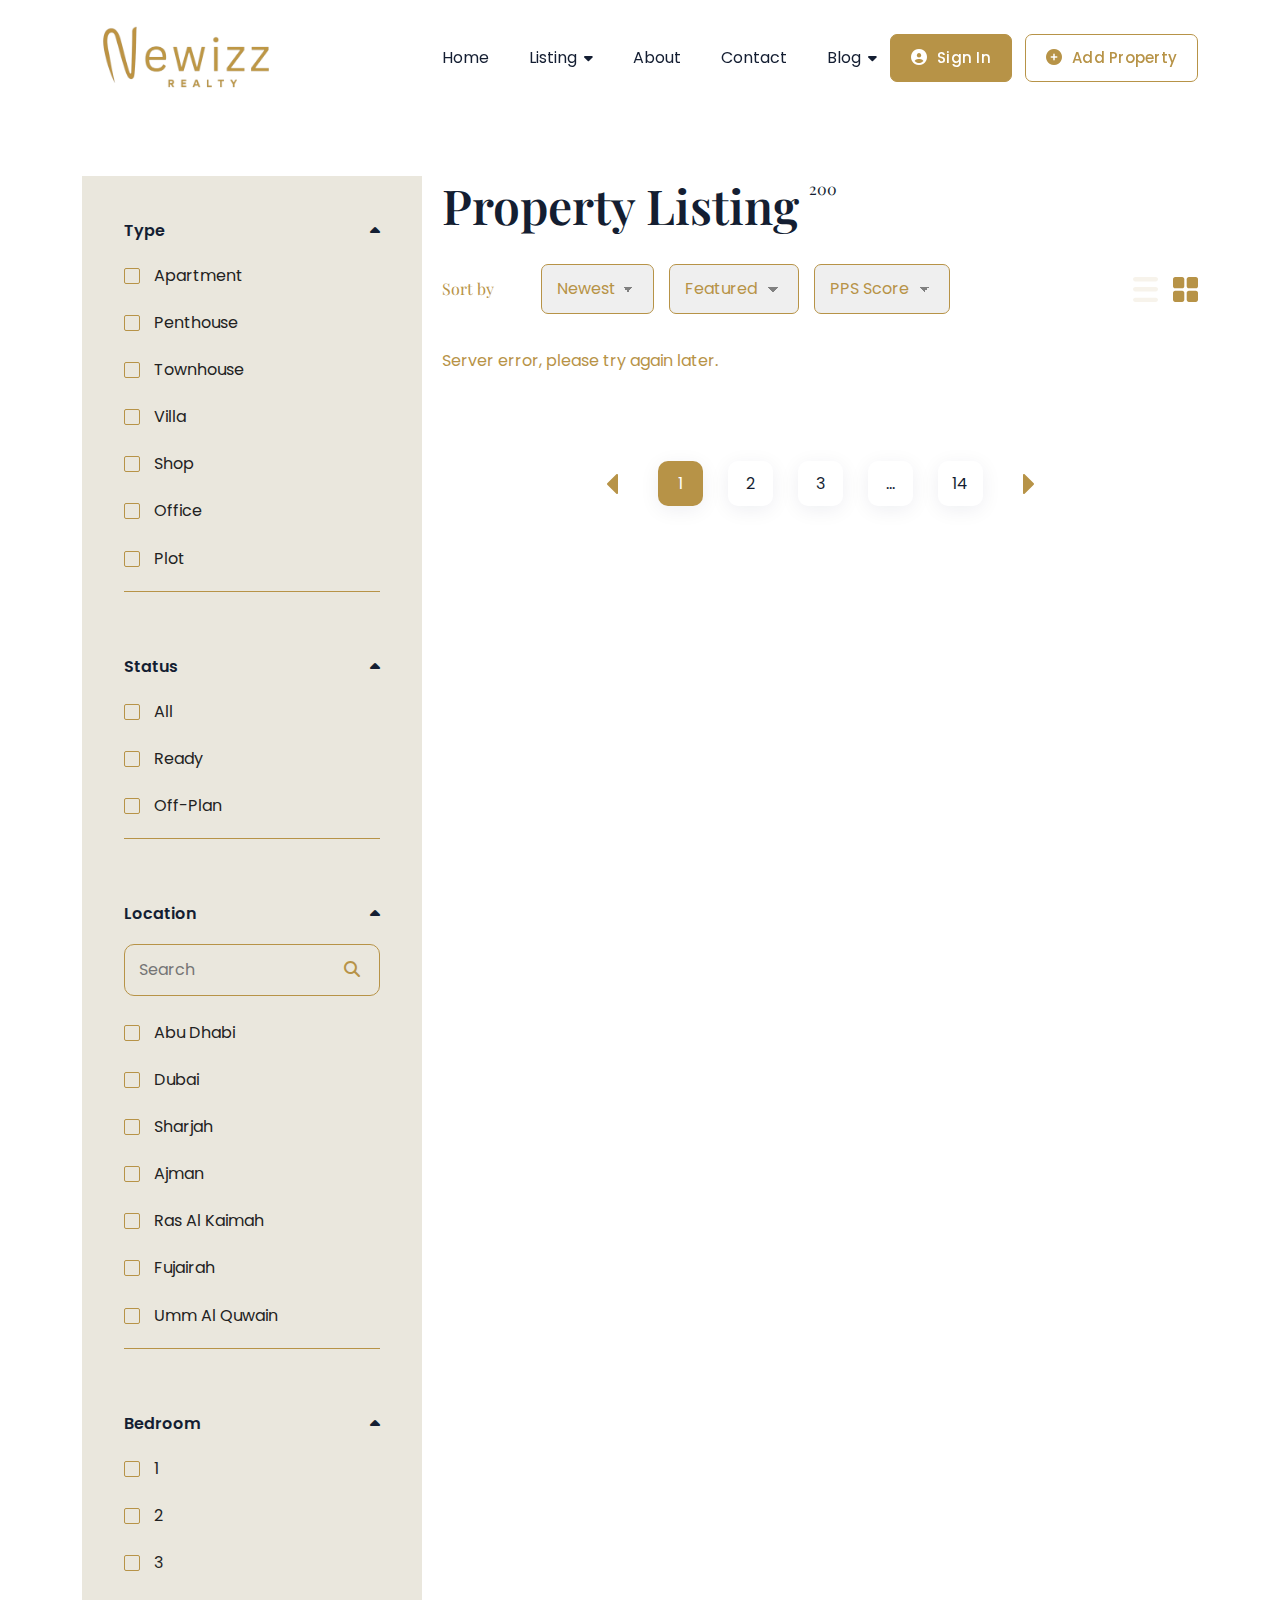
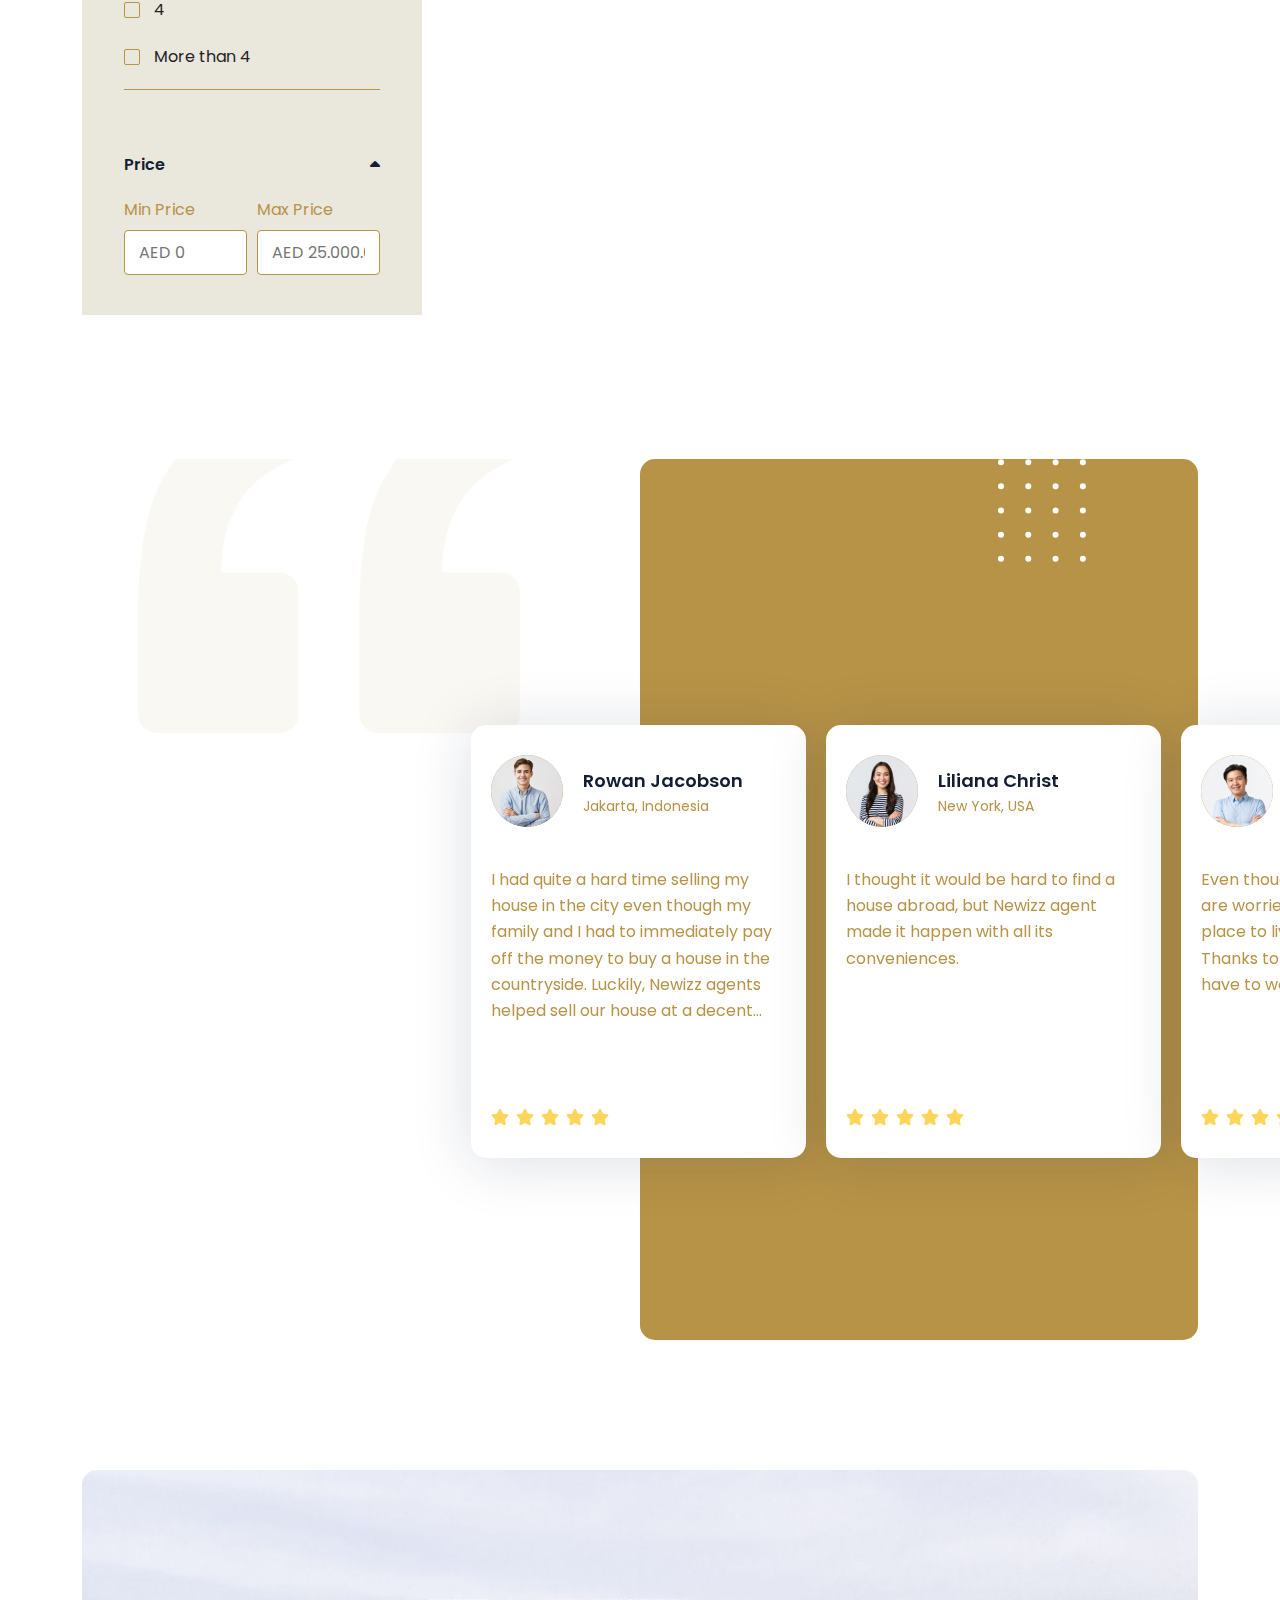
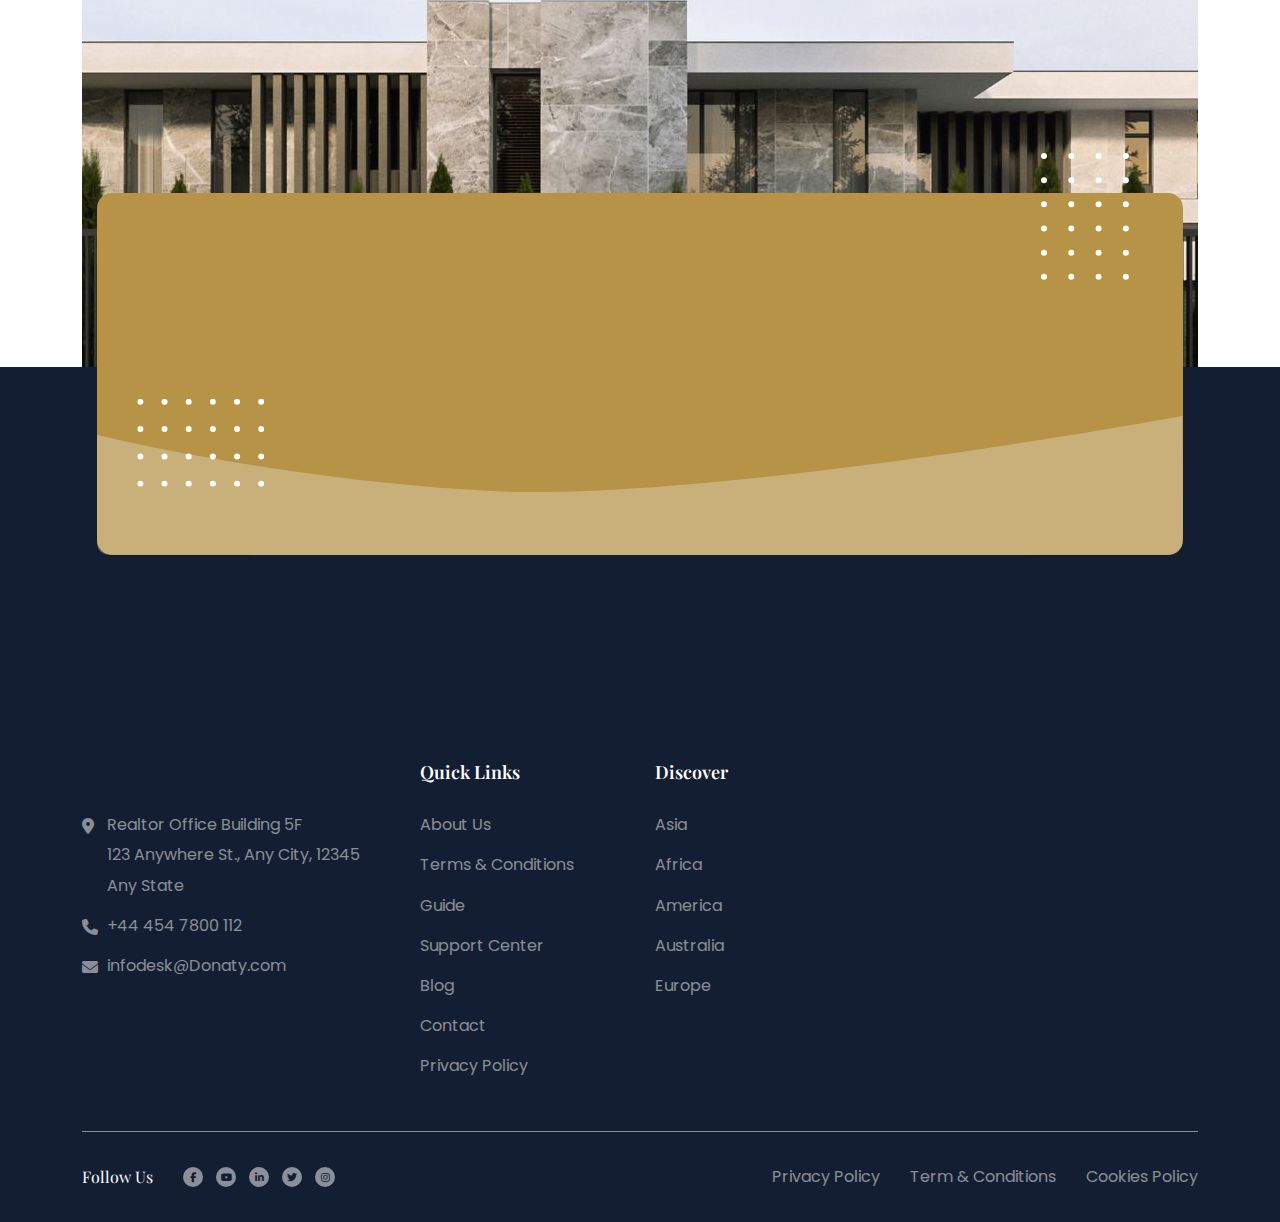
<file: property-grid.html>
<!DOCTYPE html>
<html class="no-js" lang="en">
  <head>
    <!-- Meta Tags -->
    <meta charset="utf-8">
    <meta http-equiv="x-ua-compatible" content="ie=edge">
    <meta name="viewport" content="width=device-width, initial-scale=1">
    <meta name="description" content="Newizz Real Estate">
    <meta name="author" content="jirlie.com">
    <!-- Favicon Icon -->
    <link rel="icon" href="assets/newizz_img/favlogo.png">
    <!-- Site Title -->
    <title>Newizz Real Estate</title>
    <!-- Fonts -->
    <link rel="preconnect" href="https://fonts.googleapis.com">
    <link rel="preconnect" href="https://fonts.gstatic.com" crossorigin>
    <link href="https://fonts.googleapis.com/css2?family=DM+Sans:ital,opsz,wght@0,9..40,100..1000;1,9..40,100..1000&family=Playfair+Display:ital,wght@0,400..900;1,400..900&family=Poppins:ital,wght@0,100;0,200;0,300;0,400;0,500;0,600;0,700;0,800;0,900;1,100;1,200;1,300;1,400;1,500;1,600;1,700;1,800;1,900&display=swap" rel="stylesheet">
    <!-- CSS Stylesheets -->
    <link rel="stylesheet" href="assets/css/bootstrap.min.css">
    <link rel="stylesheet" href="assets/css/fontawesome.min.css">
    <link rel="stylesheet" href="assets/css/slick.min.css">
    <link rel="stylesheet" href="assets/css/light-gallery.min.css">
    <link rel="stylesheet" href="assets/css/jquery-ui.min.css">
    <link rel="stylesheet" href="assets/css/odometer.css">
    <link rel="stylesheet" href="assets/css/animate.css">
    <link rel="stylesheet" href="assets/css/style.css">
 </head>
  <body>
    <!-- Start Preloader -->
     <div class="cs_preloader cs_center">
      <div class="cs_preloader_in cs_center cs_radius_50">
        <span class="cs_center cs_white_bg cs_accent_color">
        <svg width="50" height="50" viewBox="0 0 24 24" fill="none" xmlns="http://www.w3.org/2000/svg">
          <path d="M24 7.96075V21.317C23.9993 22.0283 23.7181 22.7104 23.2182 23.2134C22.7182 23.7164 22.0404 23.9993 21.3333 24H16.8889C16.4174 24 15.9652 23.8115 15.6318 23.4761C15.2984 23.1407 15.1111 22.6857 15.1111 22.2113V17.2924C15.1111 17.0552 15.0175 16.8277 14.8508 16.66C14.6841 16.4923 14.458 16.398 14.2222 16.398H9.77778C9.54203 16.398 9.31594 16.4923 9.14924 16.66C8.98254 16.8277 8.88889 17.0552 8.88889 17.2924V22.2113C8.88889 22.6857 8.70159 23.1407 8.36819 23.4761C8.03479 23.8115 7.58261 24 7.11111 24H2.66667C1.95964 23.9993 1.28177 23.7164 0.781828 23.2134C0.281884 22.7104 0.000705969 22.0283 0 21.317V7.96075C0.000665148 7.65188 0.0804379 7.34839 0.231621 7.07957C0.382805 6.81075 0.600296 6.58567 0.863111 6.42605L11.0853 0.255041C11.3617 0.0881572 11.6779 0 12.0002 0C12.3225 0 12.6388 0.0881572 12.9151 0.255041L23.1373 6.42605C23.4001 6.58573 23.6175 6.81083 23.7686 7.07965C23.9197 7.34846 23.9994 7.65192 24 7.96075Z" fill="currentColor"/>
          </svg>
          </span>
      </div>
     </div>
    <!-- End Preloader -->
    <!-- Start Header Section -->
    <header class="cs_site_header cs_style_1 cs_sticky_header">
      <div class="cs_main_header">
        <div class="container">
          <div class="cs_main_header_in">
            <div class="cs_main_header_left">
              <a class="cs_site_branding" href="index.html" aria-label="Click to visit home page"><img src="assets/newizz_img/logo_bgremoved.PNG" alt="Logo"></a>
              <nav class="cs_nav cs_heading_color">
                <ul class="cs_nav_list">
                  <li>
                    <a href="index.html" aria-label="Home">Home</a>
                  </li>
                  <li class="menu-item-has-children">
                    <a href="">Listing</a>
                    <ul>
                      <li><a href="property-grid.html" aria-label="Click to visit all property page">Property Grid View</a></li>
                      <li><a href="property-map.html" aria-label="Click to visit property map view page">Property Map View</a></li>
                      <li><a href="property-details.html" aria-label="Click to visit property details page">Property Details</a></li>
                      <!-- <li><a href="property-details-v2.html" aria-label="Click to visit property details V2 page">Property Details V2</a></li> -->
                    </ul>
                  </li>
                  <li><a href="about.html" aria-label="Click to visit about page">About</a></li>
                  <li><a href="contact.html" aria-label="Click to visit contact page">Contact</a></li>
                  <li class="menu-item-has-children">
                    <a href="">Blog</a>
                    <ul>
                      <li><a href="blog.html" aria-label="Click to visit all posts">Blog</a></li>
                      <li><a href="blog-details.html" aria-label="Click to read post details">Blog Details</a></li>
                    </ul>
                  </li>
                </ul>
              </nav>
            </div>
            <div class="cs_main_header_right">
              <a href="sign-up.html" aria-label="Sign In Button" class="cs_btn cs_style_1 cs_accent_bg cs_fs_15 cs_medium cs_white_color cs_radius_7">
              <span class="cs_btn_icon"><i class="fa-solid fa-circle-user"></i></span>
              <span class="cs_btn_text">Sign In</span>
              </a>
              <a href="profile.html" aria-label="Add Property Button" class="cs_btn cs_style_1 cs_type_1 cs_accent_color cs_fs_15 cs_medium cs_radius_7">
              <span class="cs_btn_icon"><i class="fa-solid fa-circle-plus"></i></span>
              <span class="cs_btn_text">Add Property</span>
              </a>
            </div>
          </div>
        </div>
      </div>
    </header>
    <div class="cs_height_116 cs_height_lg_110"></div>
    <!-- End Header Section -->
    <!-- Start Property Grid -->
    <section>
      <div class="cs_height_60 cs_height_lg_60"></div>
      <div class="container">
        <div class="cs_products_with_sidebar">
          <div class="cs_filter_widgets wow fadeInLeft">
            <div class="cs_filter_widget">
              <h3 class="cs_filter_widget_title cs_fs_16 cs_semibold cs_normal cs_body_font cs_mb_15">
                Type<i class="fa-solid fa-caret-up"></i>                  
              </h3>
              <div class="cs_filter_widget_content">
                <ul class="cs_filter_widget_list cs_mp_0">
                  <li>
                    <div class="cs_custom_checkbox">
                      <input type="checkbox" id="appartment">
                      <label for="appartment">Apartment</label>
                    </div>
                  </li>
                  <li>
                    <div class="cs_custom_checkbox">
                      <input type="checkbox" id="penthouse">
                      <label for="penthouse">Penthouse</label>
                    </div>
                  </li>
                  <li>
                    <div class="cs_custom_checkbox">
                      <input type="checkbox" id="townhouse">
                      <label for="townhouse">Townhouse</label>
                    </div>
                  </li>
                  <li>
                    <div class="cs_custom_checkbox">
                      <input type="checkbox" id="villa">
                      <label for="villa">Villa</label>
                    </div>
                  </li>
                  <li>
                    <div class="cs_custom_checkbox">
                      <input type="checkbox" id="shop">
                      <label for="shop">Shop</label>
                    </div>
                  </li>
                  <li>
                    <div class="cs_custom_checkbox">
                      <input type="checkbox" id="office">
                      <label for="office">Office</label>
                    </div>
                  </li>
                  <li>
                    <div class="cs_custom_checkbox">
                      <input type="checkbox" id="plot">
                      <label for="plot">Plot</label>
                    </div>
                  </li>
                </ul>
              </div>
            </div>
            <div class="cs_filter_widget">
              <h3 class="cs_filter_widget_title cs_fs_16 cs_semibold cs_normal cs_body_font cs_mb_15">
                Status<i class="fa-solid fa-caret-up"></i>                  
              </h3>
              <div class="cs_filter_widget_content">
                <ul class="cs_filter_widget_list cs_mp_0">
                  <li>
                    <div class="cs_custom_checkbox">
                      <input type="checkbox" id="all">
                      <label for="all">All</label>
                    </div>
                  </li>
                  <li>
                    <div class="cs_custom_checkbox">
                      <input type="checkbox" id="ready">
                      <label for="ready">Ready</label>
                    </div>
                  </li>
                  <li>
                    <div class="cs_custom_checkbox">
                      <input type="checkbox" id="off_plan">
                      <label for="off_plan">Off-Plan</label>
                    </div>
                  </li>
                </ul>
              </div>
            </div>
            <div class="cs_filter_widget">
              <h3 class="cs_filter_widget_title cs_fs_16 cs_semibold cs_normal cs_body_font cs_mb_15">
                Location<i class="fa-solid fa-caret-up"></i>                  
              </h3>
              <form class="cs_search_form cs_mb_22">
                <input type="text" name="search-text" placeholder="Search">
                <button type="button" aria-label="Search button" class="cs_search_btn"><i class="fa-solid fa-magnifying-glass"></i></button>
              </form>
              <div class="cs_filter_widget_content">
                <ul class="cs_filter_widget_list cs_mp_0">
                  <li>
                    <div class="cs_custom_checkbox">
                      <input type="checkbox" id="abu_dhabi">
                      <label for="abu_dhabi">Abu Dhabi</label>
                    </div>
                  </li>
                  <li>
                    <div class="cs_custom_checkbox">
                      <input type="checkbox" id="dubai">
                      <label for="dubai">Dubai</label>
                    </div>
                  </li>
                  <li>
                    <div class="cs_custom_checkbox">
                      <input type="checkbox" id="sharjah">
                      <label for="sharjah">Sharjah</label>
                    </div>
                  </li>
                  <li>
                    <div class="cs_custom_checkbox">
                      <input type="checkbox" id="ajman">
                      <label for="ajman">Ajman</label>
                    </div>
                  </li>
                  <li>
                    <div class="cs_custom_checkbox">
                      <input type="checkbox" id="ras_al_kaimah">
                      <label for="ras_al_kaimah">Ras Al Kaimah</label>
                    </div>
                  </li>
                  <li>
                    <div class="cs_custom_checkbox">
                      <input type="checkbox" id="fujairah">
                      <label for="fujairah">Fujairah</label>
                    </div>
                  </li>
                  <li>
                    <div class="cs_custom_checkbox">
                      <input type="checkbox" id="umm_al_quwain">
                      <label for="umm_al_quwain">Umm Al Quwain</label>
                    </div>
                  </li>
                </ul>
              </div>
            </div>
            <div class="cs_filter_widget">
              <h3 class="cs_filter_widget_title cs_fs_16 cs_semibold cs_normal cs_body_font cs_mb_15">
                Bedroom<i class="fa-solid fa-caret-up"></i>                  
              </h3>
              <div class="cs_filter_widget_content">
                <ul class="cs_filter_widget_list cs_mp_0">
                  <li>
                    <div class="cs_custom_checkbox">
                      <input type="checkbox" id="bed1">
                      <label for="bed1">1</label>
                    </div>
                  </li>
                  <li>
                    <div class="cs_custom_checkbox">
                      <input type="checkbox" id="bed2">
                      <label for="bed2">2</label>
                    </div>
                  </li>
                  <li>
                    <div class="cs_custom_checkbox">
                      <input type="checkbox" id="bed3">
                      <label for="bed3">3</label>
                    </div>
                  </li>
                  <li>
                    <div class="cs_custom_checkbox">
                      <input type="checkbox" id="bed4">
                      <label for="bed4">4</label>
                    </div>
                  </li>
                  <li>
                    <div class="cs_custom_checkbox">
                      <input type="checkbox" id="bedmore4">
                      <label for="bedmore4">More than 4</label>
                    </div>
                  </li>
                </ul>
              </div>
            </div>
            <div class="cs_filter_widget">
              <h3 class="cs_filter_widget_title cs_fs_16 cs_semibold cs_normal cs_body_font cs_mb_15">
                Price<i class="fa-solid fa-caret-up"></i>                  
              </h3>
              <div class="cs_filter_widget_content">
                <div class="cs_price_range">
                  <div class="cs_price_range_in">
                    <div class="cs_price_range_left">
                      <label for="min-price">Min Price</label>
                      <input type="text" placeholder="AED 0" id="min-price">
                    </div>
                    <div class="cs_price_range_right">
                      <label for="max-price">Max Price</label>
                      <input type="text" placeholder="AED 25.000.000" id="max-price">
                    </div>
                  </div>
                </div>
              </div>
            </div>
          </div>
          <div class="cs_products_wrap">
            <h2 class="cs_property_heaading cs_fs_48 cs_semibold cs_mb_30 wow fadeInDown">Property Listing <span>200</span></h2>
            <div class="cs_filter_heading cs_style_1 cs_mb_32 wow fadeInUp">
              <div class="cs_filter_heading_left">
                <h3 class="cs_fs_16 cs_normal cs_body_color mb-0">Sort by</h3>
                <select aria-label="Property Type" name="property-status" class="cs_custom_select">
                  <option value="newest">Newest</option>
                  <option value="popular">Popular</option>
                  <option value="modern">Modern</option>
                  <option value="old">Old</option>
                </select>
                <select aria-label="Property Featured" name="property-feature" class="cs_custom_select">
                  <option value="featured">Featured</option>
                  <option value="low-price">Low Price</option>
                  <option value="high-price">High Price</option>
                  <option value="rating">Rating</option>
                </select>
                <select aria-label="Property Category" name="property-category" class="cs_custom_select">
                  <option>PPS Score</option>
                  <option value="high-score">High Score</option>
                  <option value="low-score">Low Score</option>
                </select>
                <div class="cs_filter_heading_right ms-auto">
                  <button type="button" aria-label="List view button" class="cs_view_btn cs_list_view cs_body_color">
                    <svg width="25" height="25" viewBox="0 0 25 25" fill="none" xmlns="http://www.w3.org/2000/svg">
                      <g>
                        <path d="M22.6994 0H2.30063C1.03208 0 0 0.980948 0 2.18824C0 3.39401 1.03208 4.375 2.30063 4.375H22.6994C23.9679 4.375 25 3.39401 25 2.18824C25 0.980948 23.9679 0 22.6994 0Z" fill="currentColor"/>
                        <path d="M22.6994 20.625H2.30063C1.03208 20.625 0 21.6059 0 22.8132C0 24.019 1.03208 25 2.30063 25H22.6994C23.9679 25 25 24.019 25 22.8132C25 21.6059 23.9679 20.625 22.6994 20.625Z" fill="currentColor"/>
                        <path d="M22.6994 10H2.30063C1.03208 10 0 10.9809 0 12.1882C0 13.394 1.03208 14.375 2.30063 14.375H22.6994C23.9679 14.375 25 13.394 25 12.1882C25 10.9809 23.9679 10 22.6994 10Z" fill="currentColor"/>
                      </g>
                    </svg>
                  </button>
                  <button type="button" aria-label="Grid view button" class="cs_view_btn cs_grid_view cs_body_color active">
                    <svg width="25" height="25" viewBox="0 0 25 25" fill="none" xmlns="http://www.w3.org/2000/svg">
                      <path d="M9.16168 0H2.13417C0.957389 0 0 0.957373 0 2.13413V9.16152C0 10.3383 0.957389 11.2957 2.13417 11.2957H9.16168C10.3385 11.2957 11.2958 10.3383 11.2958 9.16152V2.13413C11.2958 0.957373 10.3385 0 9.16168 0Z" fill="currentColor"/>
                      <path d="M22.8658 0H15.8383C14.6615 0 13.7041 0.957373 13.7041 2.13413V9.16152C13.7041 10.3383 14.6615 11.2957 15.8383 11.2957H22.8658C24.0426 11.2957 24.9999 10.3383 24.9999 9.16152V2.13413C24.9999 0.957373 24.0426 0 22.8658 0Z" fill="currentColor"/>
                      <path d="M9.16168 13.7043H2.13417C0.957389 13.7043 0 14.6617 0 15.8385V22.8659C0 24.0426 0.957389 25 2.13417 25H9.16168C10.3385 25 11.2958 24.0426 11.2958 22.8659V15.8385C11.2958 14.6617 10.3385 13.7043 9.16168 13.7043Z" fill="currentColor"/>
                      <path d="M22.8658 13.7043H15.8383C14.6615 13.7043 13.7041 14.6617 13.7041 15.8385V22.8659C13.7041 24.0426 14.6615 25 15.8383 25H22.8658C24.0426 25 24.9999 24.0426 24.9999 22.8659V15.8385C24.9999 14.6617 24.0426 13.7043 22.8658 13.7043Z" fill="currentColor"/>
                    </svg>
                  </button>
                </div>
              </div>
            </div>
            <div class="cs_grid_3 cs_products_view">
              <div class="cs_grid_col wow fadeInUp" data-wow-delay="150ms">
                <div class="cs_card cs_style_1 cs_type_2 cs_white_bg cs_radius_15 position-relative">
                  <a href="property-details.html" aria-label="Click to visit property details" class="cs_card_thumbnail cs_radius_20">
                  <img src="assets/img/card_img_1.jpg" alt="Card Image">
                  </a>
                  <div class="cs_card_content">
                    <div class="cs_card_text cs_mb_16">
                      <h3 class="cs_card_title cs_fs_28 cs_semibold cs_body_font cs_mb_10"><a href="property-details.html" aria-label="Click to visit property details">Beach View Villa</a><div class="cs_score">85</div></h3>
                      <p class="cs_card_subtitle cs_fs_14 cs_mb_18">
                        <i class="fa-solid fa-location-dot"></i>Denpasar, Bali, Indonesia
                      </p>
                      <ul class="cs_card_features_list cs_mp_0">
                        <li>
                          <span class="cs_accent_color">
                            <svg width="16" height="14" viewBox="0 0 16 14" fill="none" xmlns="http://www.w3.org/2000/svg">
                              <path d="M16 8.40005V13.3C16 13.6864 15.744 14 15.4286 14C15.1131 14 14.8571 13.6864 14.8571 13.3V12.6H1.14286V13.3C1.14286 13.6864 0.886857 14 0.571429 14C0.256 14 0 13.6864 0 13.3V8.40005C0 7.24225 0.769143 6.30005 1.71429 6.30005H14.2857C15.2309 6.30005 16 7.24225 16 8.40005Z" fill="currentColor"/>
                              <path d="M1.71436 4.9V0.7C1.71436 0.3136 1.97036 0 2.28578 0H13.7144C14.0298 0 14.2858 0.3136 14.2858 0.7V4.9H12.5715V4.2C12.5715 3.4279 12.0589 2.8 11.4286 2.8H9.71435C9.08407 2.8 8.5715 3.4279 8.5715 4.2V4.9H7.42864V4.2C7.42864 3.4279 6.91607 2.8 6.28578 2.8H4.5715C3.94121 2.8 3.42864 3.4279 3.42864 4.2V4.9H1.71436Z" fill="currentColor"/>
                            </svg>
                          </span>
                          3 BR
                        </li>
                        <li>
                          <span class="cs_accent_color">
                            <svg width="15" height="15" viewBox="0 0 15 15" fill="none" xmlns="http://www.w3.org/2000/svg">
                              <path d="M0.586426 10.1277V11.3364C0.586426 12.7334 1.6131 13.8949 2.95153 14.1064V15.0001H3.83049V14.1409H11.1695V15.0001H12.0485V14.1064C13.3869 13.8949 14.4136 12.7334 14.4136 11.3364V10.1277H0.586426Z" fill="currentColor"/>
                              <path d="M1.46535 7.48943V2.41863C1.46535 1.56964 2.1561 0.878936 3.00511 0.878936C3.7914 0.878936 4.44145 1.47144 4.5333 2.23333C3.61804 2.43946 2.93216 3.25834 2.93216 4.23492V4.82098H7.03651V4.23492C7.03651 3.25131 6.34075 2.42754 5.41568 2.22879C5.31839 0.983643 4.27481 0 3.00511 0C1.67143 0 0.586391 1.08498 0.586391 2.41863V7.48943H0V9.24867H15V7.48943H1.46535Z" fill="currentColor"/>
                            </svg>
                          </span>
                          2 baths
                        </li>
                        <li>
                          <span class="cs_accent_color">
                            <svg width="15" height="15" viewBox="0 0 15 15" fill="none" xmlns="http://www.w3.org/2000/svg">
                              <path d="M1.5 4.5H3V10.5H1.5V4.5Z" fill="currentColor"/>
                              <path d="M4.5 12H10.5V13.5H4.5V12Z" fill="currentColor"/>
                              <path d="M0 0H3.75V3.75H0V0Z" fill="currentColor"/>
                              <path d="M0 11.25H3.75V15H0V11.25Z" fill="currentColor"/>
                              <path d="M12 4.5H13.5V10.5H12V4.5Z" fill="currentColor"/>
                              <path d="M4.5 1.5H10.5V3H4.5V1.5Z" fill="currentColor"/>
                              <path d="M11.25 0H15V3.75H11.25V0Z" fill="currentColor"/>
                              <path d="M11.25 11.25H15V15H11.25V11.25Z" fill="currentColor"/>
                            </svg>
                          </span>
                          1,235 sqft
                        </li>
                      </ul>
                    </div>
                    <div class="cs_card_btns_wrapper">
                      <div class="cs_card_price cs_radius_10">
                        <h4 class="cs_card_price_for cs_fs_16 cs_normal cs_body_font mb-0">Ready</h4>
                        <h3 class="cs_card_price_value cs_fs_24 cs_semibold cs_body_font mb-0">AED 1,900.000<small></small></h3>
                      </div>
                      <a href="property-details.html" aria-label="Click to visit property details" class="cs_card_btn cs_center cs_accent_bg cs_white_color cs_radius_7">
                      <span><i class="fa-solid fa-arrow-right"></i></span>
                      <span><i class="fa-solid fa-arrow-right"></i></span>
                      </a>
                    </div>
                  </div>
                  <button type="button" aria-label="Heart button" class="cs_heart_icon cs_center cs_white_bg cs_accent_color cs_radius_50 position-absolute"><i class="fa-regular fa-heart"></i>
                  </button>
                </div>
              </div>
              <div class="cs_grid_col wow fadeInUp" data-wow-delay="300ms">
                <div class="cs_card cs_style_1 cs_type_2 cs_white_bg cs_radius_15 position-relative">
                  <a href="property-details.html" aria-label="Click to visit property details" class="cs_card_thumbnail cs_radius_20">
                  <img src="assets/img/card_img_2.jpg" alt="Card Image">
                  </a>
                  <div class="cs_card_content">
                    <div class="cs_card_text cs_mb_16">
                      <h3 class="cs_card_title cs_fs_28 cs_semibold cs_body_font cs_mb_10"><a href="property-details.html" aria-label="Click to visit property details">Shangri la New Apartment Unit</a><div class="cs_score">85</div></h3>
                      <p class="cs_card_subtitle cs_fs_14 cs_mb_18">
                        <i class="fa-solid fa-location-dot"></i>Bukit Merah, Central Area, Singapore
                      </p>
                      <ul class="cs_card_features_list cs_mp_0">
                        <li>
                          <span class="cs_accent_color">
                            <svg width="16" height="14" viewBox="0 0 16 14" fill="none" xmlns="http://www.w3.org/2000/svg">
                              <path d="M16 8.40005V13.3C16 13.6864 15.744 14 15.4286 14C15.1131 14 14.8571 13.6864 14.8571 13.3V12.6H1.14286V13.3C1.14286 13.6864 0.886857 14 0.571429 14C0.256 14 0 13.6864 0 13.3V8.40005C0 7.24225 0.769143 6.30005 1.71429 6.30005H14.2857C15.2309 6.30005 16 7.24225 16 8.40005Z" fill="currentColor"/>
                              <path d="M1.71436 4.9V0.7C1.71436 0.3136 1.97036 0 2.28578 0H13.7144C14.0298 0 14.2858 0.3136 14.2858 0.7V4.9H12.5715V4.2C12.5715 3.4279 12.0589 2.8 11.4286 2.8H9.71435C9.08407 2.8 8.5715 3.4279 8.5715 4.2V4.9H7.42864V4.2C7.42864 3.4279 6.91607 2.8 6.28578 2.8H4.5715C3.94121 2.8 3.42864 3.4279 3.42864 4.2V4.9H1.71436Z" fill="currentColor"/>
                            </svg>
                          </span>
                          2 BR
                        </li>
                        <li>
                          <span class="cs_accent_color">
                            <svg width="15" height="15" viewBox="0 0 15 15" fill="none" xmlns="http://www.w3.org/2000/svg">
                              <path d="M0.586426 10.1277V11.3364C0.586426 12.7334 1.6131 13.8949 2.95153 14.1064V15.0001H3.83049V14.1409H11.1695V15.0001H12.0485V14.1064C13.3869 13.8949 14.4136 12.7334 14.4136 11.3364V10.1277H0.586426Z" fill="currentColor"/>
                              <path d="M1.46535 7.48943V2.41863C1.46535 1.56964 2.1561 0.878936 3.00511 0.878936C3.7914 0.878936 4.44145 1.47144 4.5333 2.23333C3.61804 2.43946 2.93216 3.25834 2.93216 4.23492V4.82098H7.03651V4.23492C7.03651 3.25131 6.34075 2.42754 5.41568 2.22879C5.31839 0.983643 4.27481 0 3.00511 0C1.67143 0 0.586391 1.08498 0.586391 2.41863V7.48943H0V9.24867H15V7.48943H1.46535Z" fill="currentColor"/>
                            </svg>
                          </span>
                          1 bath
                        </li>
                        <li>
                          <span class="cs_accent_color">
                            <svg width="15" height="15" viewBox="0 0 15 15" fill="none" xmlns="http://www.w3.org/2000/svg">
                              <path d="M1.5 4.5H3V10.5H1.5V4.5Z" fill="currentColor"/>
                              <path d="M4.5 12H10.5V13.5H4.5V12Z" fill="currentColor"/>
                              <path d="M0 0H3.75V3.75H0V0Z" fill="currentColor"/>
                              <path d="M0 11.25H3.75V15H0V11.25Z" fill="currentColor"/>
                              <path d="M12 4.5H13.5V10.5H12V4.5Z" fill="currentColor"/>
                              <path d="M4.5 1.5H10.5V3H4.5V1.5Z" fill="currentColor"/>
                              <path d="M11.25 0H15V3.75H11.25V0Z" fill="currentColor"/>
                              <path d="M11.25 11.25H15V15H11.25V11.25Z" fill="currentColor"/>
                            </svg>
                          </span>
                          1,050 sqft
                        </li>
                      </ul>
                    </div>
                    <div class="cs_card_btns_wrapper">
                      <div class="cs_card_price cs_radius_10">
                        <h4 class="cs_card_price_for cs_fs_16 cs_normal cs_body_font mb-0">Off-Plan</h4>
                        <h3 class="cs_card_price_value cs_fs_24 cs_semibold cs_body_font mb-0">AED 1,500.000<small></small></h3>
                      </div>
                      <a href="property-details.html" aria-label="Click to visit property details" class="cs_card_btn cs_center cs_accent_bg cs_white_color cs_radius_7">
                      <span><i class="fa-solid fa-arrow-right"></i></span>
                      <span><i class="fa-solid fa-arrow-right"></i></span>
                      </a>
                    </div>
                  </div>
                  <button type="button" aria-label="Heart button" class="cs_heart_icon cs_center cs_white_bg cs_accent_color cs_radius_50 position-absolute"><i class="fa-regular fa-heart"></i>
                  </button>
                </div>
              </div>
              <div class="cs_grid_col wow fadeInUp" data-wow-delay="450ms">
                <div class="cs_card cs_style_1 cs_type_2 cs_white_bg cs_radius_15 position-relative">
                  <a href="property-details.html" aria-label="Click to visit property details" class="cs_card_thumbnail cs_radius_20">
                  <img src="assets/img/card_img_3.jpg" alt="Card Image">
                  </a>
                  <div class="cs_card_content">
                    <div class="cs_card_text cs_mb_16">
                      <h3 class="cs_card_title cs_fs_28 cs_semibold cs_body_font cs_mb_10"><a href="property-details.html" aria-label="Click to visit property details">Single Family Ranch House</a><div class="cs_score">85</div></h3>
                      <p class="cs_card_subtitle cs_fs_14 cs_mb_18">
                        <i class="fa-solid fa-location-dot"></i>Brooklyn, New York, USA
                      </p>
                      <ul class="cs_card_features_list cs_mp_0">
                        <li>
                          <span class="cs_accent_color">
                            <svg width="16" height="14" viewBox="0 0 16 14" fill="none" xmlns="http://www.w3.org/2000/svg">
                              <path d="M16 8.40005V13.3C16 13.6864 15.744 14 15.4286 14C15.1131 14 14.8571 13.6864 14.8571 13.3V12.6H1.14286V13.3C1.14286 13.6864 0.886857 14 0.571429 14C0.256 14 0 13.6864 0 13.3V8.40005C0 7.24225 0.769143 6.30005 1.71429 6.30005H14.2857C15.2309 6.30005 16 7.24225 16 8.40005Z" fill="currentColor"/>
                              <path d="M1.71436 4.9V0.7C1.71436 0.3136 1.97036 0 2.28578 0H13.7144C14.0298 0 14.2858 0.3136 14.2858 0.7V4.9H12.5715V4.2C12.5715 3.4279 12.0589 2.8 11.4286 2.8H9.71435C9.08407 2.8 8.5715 3.4279 8.5715 4.2V4.9H7.42864V4.2C7.42864 3.4279 6.91607 2.8 6.28578 2.8H4.5715C3.94121 2.8 3.42864 3.4279 3.42864 4.2V4.9H1.71436Z" fill="currentColor"/>
                            </svg>
                          </span>
                          3 BR
                        </li>
                        <li>
                          <span class="cs_accent_color">
                            <svg width="15" height="15" viewBox="0 0 15 15" fill="none" xmlns="http://www.w3.org/2000/svg">
                              <path d="M0.586426 10.1277V11.3364C0.586426 12.7334 1.6131 13.8949 2.95153 14.1064V15.0001H3.83049V14.1409H11.1695V15.0001H12.0485V14.1064C13.3869 13.8949 14.4136 12.7334 14.4136 11.3364V10.1277H0.586426Z" fill="currentColor"/>
                              <path d="M1.46535 7.48943V2.41863C1.46535 1.56964 2.1561 0.878936 3.00511 0.878936C3.7914 0.878936 4.44145 1.47144 4.5333 2.23333C3.61804 2.43946 2.93216 3.25834 2.93216 4.23492V4.82098H7.03651V4.23492C7.03651 3.25131 6.34075 2.42754 5.41568 2.22879C5.31839 0.983643 4.27481 0 3.00511 0C1.67143 0 0.586391 1.08498 0.586391 2.41863V7.48943H0V9.24867H15V7.48943H1.46535Z" fill="currentColor"/>
                            </svg>
                          </span>
                          2 baths
                        </li>
                        <li>
                          <span class="cs_accent_color">
                            <svg width="15" height="15" viewBox="0 0 15 15" fill="none" xmlns="http://www.w3.org/2000/svg">
                              <path d="M1.5 4.5H3V10.5H1.5V4.5Z" fill="currentColor"/>
                              <path d="M4.5 12H10.5V13.5H4.5V12Z" fill="currentColor"/>
                              <path d="M0 0H3.75V3.75H0V0Z" fill="currentColor"/>
                              <path d="M0 11.25H3.75V15H0V11.25Z" fill="currentColor"/>
                              <path d="M12 4.5H13.5V10.5H12V4.5Z" fill="currentColor"/>
                              <path d="M4.5 1.5H10.5V3H4.5V1.5Z" fill="currentColor"/>
                              <path d="M11.25 0H15V3.75H11.25V0Z" fill="currentColor"/>
                              <path d="M11.25 11.25H15V15H11.25V11.25Z" fill="currentColor"/>
                            </svg>
                          </span>
                          1,567 sqft
                        </li>
                      </ul>
                    </div>
                    <div class="cs_card_btns_wrapper">
                      <div class="cs_card_price cs_radius_10">
                        <h4 class="cs_card_price_for cs_fs_16 cs_normal cs_body_font mb-0">Ready</h4>
                        <h3 class="cs_card_price_value cs_fs_24 cs_semibold cs_body_font mb-0">AED 985,000</h3>
                      </div>
                      <a href="property-details.html" aria-label="Click to visit property details" class="cs_card_btn cs_center cs_accent_bg cs_white_color cs_radius_7">
                      <span><i class="fa-solid fa-arrow-right"></i></span>
                      <span><i class="fa-solid fa-arrow-right"></i></span>
                      </a>
                    </div>
                  </div>
                  <button type="button" aria-label="Heart button" class="cs_heart_icon cs_center cs_white_bg cs_accent_color cs_radius_50 position-absolute"><i class="fa-regular fa-heart"></i>
                  </button>
                </div>
              </div>
              <div class="cs_grid_col wow fadeInUp">
                <div class="cs_card cs_style_1 cs_type_2 cs_white_bg cs_radius_15 position-relative">
                  <a href="property-details.html" aria-label="Click to visit property details" class="cs_card_thumbnail cs_radius_20">
                  <img src="assets/img/card_img_4.jpg" alt="Card Image">
                  </a>
                  <div class="cs_card_content">
                    <div class="cs_card_text cs_mb_16">
                      <h3 class="cs_card_title cs_fs_28 cs_semibold cs_body_font cs_mb_10"><a href="property-details.html" aria-label="Click to visit property details">Northern Apartment</a><div class="cs_score">85</div></h3>
                      <p class="cs_card_subtitle cs_fs_14 cs_mb_18">
                        <i class="fa-solid fa-location-dot"></i>Burbank, Los Angeles, USA
                      </p>
                      <ul class="cs_card_features_list cs_mp_0">
                        <li>
                          <span class="cs_accent_color">
                            <svg width="16" height="14" viewBox="0 0 16 14" fill="none" xmlns="http://www.w3.org/2000/svg">
                              <path d="M16 8.40005V13.3C16 13.6864 15.744 14 15.4286 14C15.1131 14 14.8571 13.6864 14.8571 13.3V12.6H1.14286V13.3C1.14286 13.6864 0.886857 14 0.571429 14C0.256 14 0 13.6864 0 13.3V8.40005C0 7.24225 0.769143 6.30005 1.71429 6.30005H14.2857C15.2309 6.30005 16 7.24225 16 8.40005Z" fill="currentColor"/>
                              <path d="M1.71436 4.9V0.7C1.71436 0.3136 1.97036 0 2.28578 0H13.7144C14.0298 0 14.2858 0.3136 14.2858 0.7V4.9H12.5715V4.2C12.5715 3.4279 12.0589 2.8 11.4286 2.8H9.71435C9.08407 2.8 8.5715 3.4279 8.5715 4.2V4.9H7.42864V4.2C7.42864 3.4279 6.91607 2.8 6.28578 2.8H4.5715C3.94121 2.8 3.42864 3.4279 3.42864 4.2V4.9H1.71436Z" fill="currentColor"/>
                            </svg>
                          </span>
                          2 BR
                        </li>
                        <li>
                          <span class="cs_accent_color">
                            <svg width="15" height="15" viewBox="0 0 15 15" fill="none" xmlns="http://www.w3.org/2000/svg">
                              <path d="M0.586426 10.1277V11.3364C0.586426 12.7334 1.6131 13.8949 2.95153 14.1064V15.0001H3.83049V14.1409H11.1695V15.0001H12.0485V14.1064C13.3869 13.8949 14.4136 12.7334 14.4136 11.3364V10.1277H0.586426Z" fill="currentColor"/>
                              <path d="M1.46535 7.48943V2.41863C1.46535 1.56964 2.1561 0.878936 3.00511 0.878936C3.7914 0.878936 4.44145 1.47144 4.5333 2.23333C3.61804 2.43946 2.93216 3.25834 2.93216 4.23492V4.82098H7.03651V4.23492C7.03651 3.25131 6.34075 2.42754 5.41568 2.22879C5.31839 0.983643 4.27481 0 3.00511 0C1.67143 0 0.586391 1.08498 0.586391 2.41863V7.48943H0V9.24867H15V7.48943H1.46535Z" fill="currentColor"/>
                            </svg>
                          </span>
                          1 1/2 bath
                        </li>
                        <li>
                          <span class="cs_accent_color">
                            <svg width="15" height="15" viewBox="0 0 15 15" fill="none" xmlns="http://www.w3.org/2000/svg">
                              <path d="M1.5 4.5H3V10.5H1.5V4.5Z" fill="currentColor"/>
                              <path d="M4.5 12H10.5V13.5H4.5V12Z" fill="currentColor"/>
                              <path d="M0 0H3.75V3.75H0V0Z" fill="currentColor"/>
                              <path d="M0 11.25H3.75V15H0V11.25Z" fill="currentColor"/>
                              <path d="M12 4.5H13.5V10.5H12V4.5Z" fill="currentColor"/>
                              <path d="M4.5 1.5H10.5V3H4.5V1.5Z" fill="currentColor"/>
                              <path d="M11.25 0H15V3.75H11.25V0Z" fill="currentColor"/>
                              <path d="M11.25 11.25H15V15H11.25V11.25Z" fill="currentColor"/>
                            </svg>
                          </span>
                          1,257 sqft
                        </li>
                      </ul>
                    </div>
                    <div class="cs_card_btns_wrapper">
                      <div class="cs_card_price cs_radius_10">
                        <h4 class="cs_card_price_for cs_fs_16 cs_normal cs_body_font mb-0">Ready</h4>
                        <h3 class="cs_card_price_value cs_fs_24 cs_semibold cs_body_font mb-0">AED 653,000</h3>
                      </div>
                      <a href="property-details.html" aria-label="Click to visit property details" class="cs_card_btn cs_center cs_accent_bg cs_white_color cs_radius_7">
                      <span><i class="fa-solid fa-arrow-right"></i></span>
                      <span><i class="fa-solid fa-arrow-right"></i></span>
                      </a>
                    </div>
                  </div>
                  <button type="button" aria-label="Heart button" class="cs_heart_icon cs_center cs_white_bg cs_accent_color cs_radius_50 position-absolute"><i class="fa-regular fa-heart"></i>
                  </button>
                </div>
              </div>
              <div class="cs_grid_col wow fadeInUp" data-wow-delay="150ms">
                <div class="cs_card cs_style_1 cs_type_2 cs_white_bg cs_radius_15 position-relative">
                  <a href="property-details.html" aria-label="Click to visit property details" class="cs_card_thumbnail cs_radius_20">
                  <img src="assets/img/card_img_21.jpg" alt="Card Image">
                  </a>
                  <div class="cs_card_content">
                    <div class="cs_card_text cs_mb_16">
                      <h3 class="cs_card_title cs_fs_28 cs_semibold cs_body_font cs_mb_10"><a href="property-details.html" aria-label="Click to visit property details">The Cowboy Country House</a><div class="cs_score">85</div></h3>
                      <p class="cs_card_subtitle cs_fs_14 cs_mb_18">
                        <i class="fa-solid fa-location-dot"></i>Florida, USA
                      </p>
                      <ul class="cs_card_features_list cs_mp_0">
                        <li>
                          <span class="cs_accent_color">
                            <svg width="16" height="14" viewBox="0 0 16 14" fill="none" xmlns="http://www.w3.org/2000/svg">
                              <path d="M16 8.40005V13.3C16 13.6864 15.744 14 15.4286 14C15.1131 14 14.8571 13.6864 14.8571 13.3V12.6H1.14286V13.3C1.14286 13.6864 0.886857 14 0.571429 14C0.256 14 0 13.6864 0 13.3V8.40005C0 7.24225 0.769143 6.30005 1.71429 6.30005H14.2857C15.2309 6.30005 16 7.24225 16 8.40005Z" fill="currentColor"/>
                              <path d="M1.71436 4.9V0.7C1.71436 0.3136 1.97036 0 2.28578 0H13.7144C14.0298 0 14.2858 0.3136 14.2858 0.7V4.9H12.5715V4.2C12.5715 3.4279 12.0589 2.8 11.4286 2.8H9.71435C9.08407 2.8 8.5715 3.4279 8.5715 4.2V4.9H7.42864V4.2C7.42864 3.4279 6.91607 2.8 6.28578 2.8H4.5715C3.94121 2.8 3.42864 3.4279 3.42864 4.2V4.9H1.71436Z" fill="currentColor"/>
                            </svg>
                          </span>
                          3 BR
                        </li>
                        <li>
                          <span class="cs_accent_color">
                            <svg width="15" height="15" viewBox="0 0 15 15" fill="none" xmlns="http://www.w3.org/2000/svg">
                              <path d="M0.586426 10.1277V11.3364C0.586426 12.7334 1.6131 13.8949 2.95153 14.1064V15.0001H3.83049V14.1409H11.1695V15.0001H12.0485V14.1064C13.3869 13.8949 14.4136 12.7334 14.4136 11.3364V10.1277H0.586426Z" fill="currentColor"/>
                              <path d="M1.46535 7.48943V2.41863C1.46535 1.56964 2.1561 0.878936 3.00511 0.878936C3.7914 0.878936 4.44145 1.47144 4.5333 2.23333C3.61804 2.43946 2.93216 3.25834 2.93216 4.23492V4.82098H7.03651V4.23492C7.03651 3.25131 6.34075 2.42754 5.41568 2.22879C5.31839 0.983643 4.27481 0 3.00511 0C1.67143 0 0.586391 1.08498 0.586391 2.41863V7.48943H0V9.24867H15V7.48943H1.46535Z" fill="currentColor"/>
                            </svg>
                          </span>
                          2 baths
                        </li>
                        <li>
                          <span class="cs_accent_color">
                            <svg width="15" height="15" viewBox="0 0 15 15" fill="none" xmlns="http://www.w3.org/2000/svg">
                              <path d="M1.5 4.5H3V10.5H1.5V4.5Z" fill="currentColor"/>
                              <path d="M4.5 12H10.5V13.5H4.5V12Z" fill="currentColor"/>
                              <path d="M0 0H3.75V3.75H0V0Z" fill="currentColor"/>
                              <path d="M0 11.25H3.75V15H0V11.25Z" fill="currentColor"/>
                              <path d="M12 4.5H13.5V10.5H12V4.5Z" fill="currentColor"/>
                              <path d="M4.5 1.5H10.5V3H4.5V1.5Z" fill="currentColor"/>
                              <path d="M11.25 0H15V3.75H11.25V0Z" fill="currentColor"/>
                              <path d="M11.25 11.25H15V15H11.25V11.25Z" fill="currentColor"/>
                            </svg>
                          </span>
                          1,890 sqft
                        </li>
                      </ul>
                    </div>
                    <div class="cs_card_btns_wrapper">
                      <div class="cs_card_price cs_radius_10">
                        <h4 class="cs_card_price_for cs_fs_16 cs_normal cs_body_font mb-0">Off-Plan</h4>
                        <h3 class="cs_card_price_value cs_fs_24 cs_semibold cs_body_font mb-0">AED 1,000.000<small></small></h3>
                      </div>
                      <a href="property-details.html" aria-label="Click to visit property details" class="cs_card_btn cs_center cs_accent_bg cs_white_color cs_radius_7">
                      <span><i class="fa-solid fa-arrow-right"></i></span>
                      <span><i class="fa-solid fa-arrow-right"></i></span>
                      </a>
                    </div>
                  </div>
                  <button type="button" aria-label="Heart button" class="cs_heart_icon cs_center cs_white_bg cs_accent_color cs_radius_50 position-absolute"><i class="fa-regular fa-heart"></i>
                  </button>
                </div>
              </div>
              <div class="cs_grid_col wow fadeInUp" data-wow-delay="300ms">
                <div class="cs_card cs_style_1 cs_type_2 cs_white_bg cs_radius_15 position-relative">
                  <a href="property-details.html" aria-label="Click to visit property details" class="cs_card_thumbnail cs_radius_20">
                  <img src="assets/img/card_img_6.jpg" alt="Card Image">
                  </a>
                  <div class="cs_card_content">
                    <div class="cs_card_text cs_mb_16">
                      <h3 class="cs_card_title cs_fs_28 cs_semibold cs_body_font cs_mb_10"><a href="property-details.html" aria-label="Click to visit property details">Blue Seagull Beach House</a><div class="cs_score">85</div></h3>
                      <p class="cs_card_subtitle cs_fs_14 cs_mb_18">
                        <i class="fa-solid fa-location-dot"></i>Queensland, Australia
                      </p>
                      <ul class="cs_card_features_list cs_mp_0">
                        <li>
                          <span class="cs_accent_color">
                            <svg width="16" height="14" viewBox="0 0 16 14" fill="none" xmlns="http://www.w3.org/2000/svg">
                              <path d="M16 8.40005V13.3C16 13.6864 15.744 14 15.4286 14C15.1131 14 14.8571 13.6864 14.8571 13.3V12.6H1.14286V13.3C1.14286 13.6864 0.886857 14 0.571429 14C0.256 14 0 13.6864 0 13.3V8.40005C0 7.24225 0.769143 6.30005 1.71429 6.30005H14.2857C15.2309 6.30005 16 7.24225 16 8.40005Z" fill="currentColor"/>
                              <path d="M1.71436 4.9V0.7C1.71436 0.3136 1.97036 0 2.28578 0H13.7144C14.0298 0 14.2858 0.3136 14.2858 0.7V4.9H12.5715V4.2C12.5715 3.4279 12.0589 2.8 11.4286 2.8H9.71435C9.08407 2.8 8.5715 3.4279 8.5715 4.2V4.9H7.42864V4.2C7.42864 3.4279 6.91607 2.8 6.28578 2.8H4.5715C3.94121 2.8 3.42864 3.4279 3.42864 4.2V4.9H1.71436Z" fill="currentColor"/>
                            </svg>
                          </span>
                          2 BR
                        </li>
                        <li>
                          <span class="cs_accent_color">
                            <svg width="15" height="15" viewBox="0 0 15 15" fill="none" xmlns="http://www.w3.org/2000/svg">
                              <path d="M0.586426 10.1277V11.3364C0.586426 12.7334 1.6131 13.8949 2.95153 14.1064V15.0001H3.83049V14.1409H11.1695V15.0001H12.0485V14.1064C13.3869 13.8949 14.4136 12.7334 14.4136 11.3364V10.1277H0.586426Z" fill="currentColor"/>
                              <path d="M1.46535 7.48943V2.41863C1.46535 1.56964 2.1561 0.878936 3.00511 0.878936C3.7914 0.878936 4.44145 1.47144 4.5333 2.23333C3.61804 2.43946 2.93216 3.25834 2.93216 4.23492V4.82098H7.03651V4.23492C7.03651 3.25131 6.34075 2.42754 5.41568 2.22879C5.31839 0.983643 4.27481 0 3.00511 0C1.67143 0 0.586391 1.08498 0.586391 2.41863V7.48943H0V9.24867H15V7.48943H1.46535Z" fill="currentColor"/>
                            </svg>
                          </span>
                          1 bath
                        </li>
                        <li>
                          <span class="cs_accent_color">
                            <svg width="15" height="15" viewBox="0 0 15 15" fill="none" xmlns="http://www.w3.org/2000/svg">
                              <path d="M1.5 4.5H3V10.5H1.5V4.5Z" fill="currentColor"/>
                              <path d="M4.5 12H10.5V13.5H4.5V12Z" fill="currentColor"/>
                              <path d="M0 0H3.75V3.75H0V0Z" fill="currentColor"/>
                              <path d="M0 11.25H3.75V15H0V11.25Z" fill="currentColor"/>
                              <path d="M12 4.5H13.5V10.5H12V4.5Z" fill="currentColor"/>
                              <path d="M4.5 1.5H10.5V3H4.5V1.5Z" fill="currentColor"/>
                              <path d="M11.25 0H15V3.75H11.25V0Z" fill="currentColor"/>
                              <path d="M11.25 11.25H15V15H11.25V11.25Z" fill="currentColor"/>
                            </svg>
                          </span>
                          1,587 sqft
                        </li>
                      </ul>
                    </div>
                    <div class="cs_card_btns_wrapper">
                      <div class="cs_card_price cs_radius_10">
                        <h4 class="cs_card_price_for cs_fs_16 cs_normal cs_body_font mb-0">Ready</h4>
                        <h3 class="cs_card_price_value cs_fs_24 cs_semibold cs_body_font mb-0">AED 800.000<small></small></h3>
                      </div>
                      <a href="property-details.html" aria-label="Click to visit property details" class="cs_card_btn cs_center cs_accent_bg cs_white_color cs_radius_7">
                      <span><i class="fa-solid fa-arrow-right"></i></span>
                      <span><i class="fa-solid fa-arrow-right"></i></span>
                      </a>
                    </div>
                  </div>
                  <button type="button" aria-label="Heart button" class="cs_heart_icon cs_center cs_white_bg cs_accent_color cs_radius_50 position-absolute"><i class="fa-regular fa-heart"></i>
                  </button>
                </div>
              </div>
              <div class="cs_grid_col wow fadeInUp">
                <div class="cs_card cs_style_1 cs_type_2 cs_white_bg cs_radius_15 position-relative">
                  <a href="property-details.html" aria-label="Click to visit property details" class="cs_card_thumbnail cs_radius_20">
                  <img src="assets/img/card_img_7.jpg" alt="Card Image">
                  </a>
                  <div class="cs_card_content">
                    <div class="cs_card_text cs_mb_16">
                      <h3 class="cs_card_title cs_fs_28 cs_semibold cs_body_font cs_mb_10"><a href="property-details.html" aria-label="Click to visit property details">East Tower Apartment</a><div class="cs_score">85</div></h3>
                      <p class="cs_card_subtitle cs_fs_14 cs_mb_18">
                        <i class="fa-solid fa-location-dot"></i>Jakarta, Indonesia
                      </p>
                      <ul class="cs_card_features_list cs_mp_0">
                        <li>
                          <span class="cs_accent_color">
                            <svg width="16" height="14" viewBox="0 0 16 14" fill="none" xmlns="http://www.w3.org/2000/svg">
                              <path d="M16 8.40005V13.3C16 13.6864 15.744 14 15.4286 14C15.1131 14 14.8571 13.6864 14.8571 13.3V12.6H1.14286V13.3C1.14286 13.6864 0.886857 14 0.571429 14C0.256 14 0 13.6864 0 13.3V8.40005C0 7.24225 0.769143 6.30005 1.71429 6.30005H14.2857C15.2309 6.30005 16 7.24225 16 8.40005Z" fill="currentColor"/>
                              <path d="M1.71436 4.9V0.7C1.71436 0.3136 1.97036 0 2.28578 0H13.7144C14.0298 0 14.2858 0.3136 14.2858 0.7V4.9H12.5715V4.2C12.5715 3.4279 12.0589 2.8 11.4286 2.8H9.71435C9.08407 2.8 8.5715 3.4279 8.5715 4.2V4.9H7.42864V4.2C7.42864 3.4279 6.91607 2.8 6.28578 2.8H4.5715C3.94121 2.8 3.42864 3.4279 3.42864 4.2V4.9H1.71436Z" fill="currentColor"/>
                            </svg>
                          </span>
                          2 BR
                        </li>
                        <li>
                          <span class="cs_accent_color">
                            <svg width="15" height="15" viewBox="0 0 15 15" fill="none" xmlns="http://www.w3.org/2000/svg">
                              <path d="M0.586426 10.1277V11.3364C0.586426 12.7334 1.6131 13.8949 2.95153 14.1064V15.0001H3.83049V14.1409H11.1695V15.0001H12.0485V14.1064C13.3869 13.8949 14.4136 12.7334 14.4136 11.3364V10.1277H0.586426Z" fill="currentColor"/>
                              <path d="M1.46535 7.48943V2.41863C1.46535 1.56964 2.1561 0.878936 3.00511 0.878936C3.7914 0.878936 4.44145 1.47144 4.5333 2.23333C3.61804 2.43946 2.93216 3.25834 2.93216 4.23492V4.82098H7.03651V4.23492C7.03651 3.25131 6.34075 2.42754 5.41568 2.22879C5.31839 0.983643 4.27481 0 3.00511 0C1.67143 0 0.586391 1.08498 0.586391 2.41863V7.48943H0V9.24867H15V7.48943H1.46535Z" fill="currentColor"/>
                            </svg>
                          </span>
                          1 bath
                        </li>
                        <li>
                          <span class="cs_accent_color">
                            <svg width="15" height="15" viewBox="0 0 15 15" fill="none" xmlns="http://www.w3.org/2000/svg">
                              <path d="M1.5 4.5H3V10.5H1.5V4.5Z" fill="currentColor"/>
                              <path d="M4.5 12H10.5V13.5H4.5V12Z" fill="currentColor"/>
                              <path d="M0 0H3.75V3.75H0V0Z" fill="currentColor"/>
                              <path d="M0 11.25H3.75V15H0V11.25Z" fill="currentColor"/>
                              <path d="M12 4.5H13.5V10.5H12V4.5Z" fill="currentColor"/>
                              <path d="M4.5 1.5H10.5V3H4.5V1.5Z" fill="currentColor"/>
                              <path d="M11.25 0H15V3.75H11.25V0Z" fill="currentColor"/>
                              <path d="M11.25 11.25H15V15H11.25V11.25Z" fill="currentColor"/>
                            </svg>
                          </span>
                          1,256 sqft
                        </li>
                      </ul>
                    </div>
                    <div class="cs_card_btns_wrapper">
                      <div class="cs_card_price cs_radius_10">
                        <h4 class="cs_card_price_for cs_fs_16 cs_normal cs_body_font mb-0">Ready</h4>
                        <h3 class="cs_card_price_value cs_fs_24 cs_semibold cs_body_font mb-0">AED 500.000<small></small></h3>
                      </div>
                      <a href="property-details.html" aria-label="Click to visit property details" class="cs_card_btn cs_center cs_accent_bg cs_white_color cs_radius_7">
                      <span><i class="fa-solid fa-arrow-right"></i></span>
                      <span><i class="fa-solid fa-arrow-right"></i></span>
                      </a>
                    </div>
                  </div>
                  <button type="button" aria-label="Heart button" class="cs_heart_icon cs_center cs_white_bg cs_accent_color cs_radius_50 position-absolute"><i class="fa-regular fa-heart"></i>
                  </button>
                </div>
              </div>
              <div class="cs_grid_col wow fadeInUp" data-wow-delay="150ms">
                <div class="cs_card cs_style_1 cs_type_2 cs_white_bg cs_radius_15 position-relative">
                  <a href="property-details.html" aria-label="Click to visit property details" class="cs_card_thumbnail cs_radius_20">
                  <img src="assets/img/card_img_8.jpg" alt="Card Image">
                  </a>
                  <div class="cs_card_content">
                    <div class="cs_card_text cs_mb_16">
                      <h3 class="cs_card_title cs_fs_28 cs_semibold cs_body_font cs_mb_10"><a href="property-details.html" aria-label="Click to visit property details">High Rise Apartment</a><div class="cs_score">85</div></h3>
                      <p class="cs_card_subtitle cs_fs_14 cs_mb_18">
                        <i class="fa-solid fa-location-dot"></i>Johor Baru, Malaysia
                      </p>
                      <ul class="cs_card_features_list cs_mp_0">
                        <li>
                          <span class="cs_accent_color">
                            <svg width="16" height="14" viewBox="0 0 16 14" fill="none" xmlns="http://www.w3.org/2000/svg">
                              <path d="M16 8.40005V13.3C16 13.6864 15.744 14 15.4286 14C15.1131 14 14.8571 13.6864 14.8571 13.3V12.6H1.14286V13.3C1.14286 13.6864 0.886857 14 0.571429 14C0.256 14 0 13.6864 0 13.3V8.40005C0 7.24225 0.769143 6.30005 1.71429 6.30005H14.2857C15.2309 6.30005 16 7.24225 16 8.40005Z" fill="currentColor"/>
                              <path d="M1.71436 4.9V0.7C1.71436 0.3136 1.97036 0 2.28578 0H13.7144C14.0298 0 14.2858 0.3136 14.2858 0.7V4.9H12.5715V4.2C12.5715 3.4279 12.0589 2.8 11.4286 2.8H9.71435C9.08407 2.8 8.5715 3.4279 8.5715 4.2V4.9H7.42864V4.2C7.42864 3.4279 6.91607 2.8 6.28578 2.8H4.5715C3.94121 2.8 3.42864 3.4279 3.42864 4.2V4.9H1.71436Z" fill="currentColor"/>
                            </svg>
                          </span>
                          2 BR
                        </li>
                        <li>
                          <span class="cs_accent_color">
                            <svg width="15" height="15" viewBox="0 0 15 15" fill="none" xmlns="http://www.w3.org/2000/svg">
                              <path d="M0.586426 10.1277V11.3364C0.586426 12.7334 1.6131 13.8949 2.95153 14.1064V15.0001H3.83049V14.1409H11.1695V15.0001H12.0485V14.1064C13.3869 13.8949 14.4136 12.7334 14.4136 11.3364V10.1277H0.586426Z" fill="currentColor"/>
                              <path d="M1.46535 7.48943V2.41863C1.46535 1.56964 2.1561 0.878936 3.00511 0.878936C3.7914 0.878936 4.44145 1.47144 4.5333 2.23333C3.61804 2.43946 2.93216 3.25834 2.93216 4.23492V4.82098H7.03651V4.23492C7.03651 3.25131 6.34075 2.42754 5.41568 2.22879C5.31839 0.983643 4.27481 0 3.00511 0C1.67143 0 0.586391 1.08498 0.586391 2.41863V7.48943H0V9.24867H15V7.48943H1.46535Z" fill="currentColor"/>
                            </svg>
                          </span>
                          1 bath
                        </li>
                        <li>
                          <span class="cs_accent_color">
                            <svg width="15" height="15" viewBox="0 0 15 15" fill="none" xmlns="http://www.w3.org/2000/svg">
                              <path d="M1.5 4.5H3V10.5H1.5V4.5Z" fill="currentColor"/>
                              <path d="M4.5 12H10.5V13.5H4.5V12Z" fill="currentColor"/>
                              <path d="M0 0H3.75V3.75H0V0Z" fill="currentColor"/>
                              <path d="M0 11.25H3.75V15H0V11.25Z" fill="currentColor"/>
                              <path d="M12 4.5H13.5V10.5H12V4.5Z" fill="currentColor"/>
                              <path d="M4.5 1.5H10.5V3H4.5V1.5Z" fill="currentColor"/>
                              <path d="M11.25 0H15V3.75H11.25V0Z" fill="currentColor"/>
                              <path d="M11.25 11.25H15V15H11.25V11.25Z" fill="currentColor"/>
                            </svg>
                          </span>
                          1,476 sqft
                        </li>
                      </ul>
                    </div>
                    <div class="cs_card_btns_wrapper">
                      <div class="cs_card_price cs_radius_10">
                        <h4 class="cs_card_price_for cs_fs_16 cs_normal cs_body_font mb-0">Off-Plan</h4>
                        <h3 class="cs_card_price_value cs_fs_24 cs_semibold cs_body_font mb-0">AED 600.000<small></small></h3>
                      </div>
                      <a href="property-details.html" aria-label="Click to visit property details" class="cs_card_btn cs_center cs_accent_bg cs_white_color cs_radius_7">
                      <span><i class="fa-solid fa-arrow-right"></i></span>
                      <span><i class="fa-solid fa-arrow-right"></i></span>
                      </a>
                    </div>
                  </div>
                  <button type="button" aria-label="Heart button" class="cs_heart_icon cs_center cs_white_bg cs_accent_color cs_radius_50 position-absolute"><i class="fa-regular fa-heart"></i>
                  </button>
                </div>
              </div>
              <div class="cs_grid_col wow fadeInUp" data-wow-delay="300ms">
                <div class="cs_card cs_style_1 cs_type_2 cs_white_bg cs_radius_15 position-relative">
                  <a href="property-details.html" aria-label="Click to visit property details" class="cs_card_thumbnail cs_radius_20">
                  <img src="assets/img/card_img_9.jpg" alt="Card Image">
                  </a>
                  <div class="cs_card_content">
                    <div class="cs_card_text cs_mb_16">
                      <h3 class="cs_card_title cs_fs_28 cs_semibold cs_body_font cs_mb_10"><a href="property-details.html" aria-label="Click to visit property details">Gilliard Office Building</a><div class="cs_score">85</div></h3>
                      <p class="cs_card_subtitle cs_fs_14 cs_mb_18">
                        <i class="fa-solid fa-location-dot"></i>New York, USA
                      </p>
                      <ul class="cs_card_features_list cs_mp_0">
                        <li>
                          <span class="cs_accent_color">
                            <svg width="16" height="14" viewBox="0 0 16 14" fill="none" xmlns="http://www.w3.org/2000/svg">
                              <path d="M16 8.40005V13.3C16 13.6864 15.744 14 15.4286 14C15.1131 14 14.8571 13.6864 14.8571 13.3V12.6H1.14286V13.3C1.14286 13.6864 0.886857 14 0.571429 14C0.256 14 0 13.6864 0 13.3V8.40005C0 7.24225 0.769143 6.30005 1.71429 6.30005H14.2857C15.2309 6.30005 16 7.24225 16 8.40005Z" fill="currentColor"/>
                              <path d="M1.71436 4.9V0.7C1.71436 0.3136 1.97036 0 2.28578 0H13.7144C14.0298 0 14.2858 0.3136 14.2858 0.7V4.9H12.5715V4.2C12.5715 3.4279 12.0589 2.8 11.4286 2.8H9.71435C9.08407 2.8 8.5715 3.4279 8.5715 4.2V4.9H7.42864V4.2C7.42864 3.4279 6.91607 2.8 6.28578 2.8H4.5715C3.94121 2.8 3.42864 3.4279 3.42864 4.2V4.9H1.71436Z" fill="currentColor"/>
                            </svg>
                          </span>
                          1 BR
                        </li>
                        <li>
                          <span class="cs_accent_color">
                            <svg width="15" height="15" viewBox="0 0 15 15" fill="none" xmlns="http://www.w3.org/2000/svg">
                              <path d="M0.586426 10.1277V11.3364C0.586426 12.7334 1.6131 13.8949 2.95153 14.1064V15.0001H3.83049V14.1409H11.1695V15.0001H12.0485V14.1064C13.3869 13.8949 14.4136 12.7334 14.4136 11.3364V10.1277H0.586426Z" fill="currentColor"/>
                              <path d="M1.46535 7.48943V2.41863C1.46535 1.56964 2.1561 0.878936 3.00511 0.878936C3.7914 0.878936 4.44145 1.47144 4.5333 2.23333C3.61804 2.43946 2.93216 3.25834 2.93216 4.23492V4.82098H7.03651V4.23492C7.03651 3.25131 6.34075 2.42754 5.41568 2.22879C5.31839 0.983643 4.27481 0 3.00511 0C1.67143 0 0.586391 1.08498 0.586391 2.41863V7.48943H0V9.24867H15V7.48943H1.46535Z" fill="currentColor"/>
                            </svg>
                          </span>
                          2 baths
                        </li>
                        <li>
                          <span class="cs_accent_color">
                            <svg width="15" height="15" viewBox="0 0 15 15" fill="none" xmlns="http://www.w3.org/2000/svg">
                              <path d="M1.5 4.5H3V10.5H1.5V4.5Z" fill="currentColor"/>
                              <path d="M4.5 12H10.5V13.5H4.5V12Z" fill="currentColor"/>
                              <path d="M0 0H3.75V3.75H0V0Z" fill="currentColor"/>
                              <path d="M0 11.25H3.75V15H0V11.25Z" fill="currentColor"/>
                              <path d="M12 4.5H13.5V10.5H12V4.5Z" fill="currentColor"/>
                              <path d="M4.5 1.5H10.5V3H4.5V1.5Z" fill="currentColor"/>
                              <path d="M11.25 0H15V3.75H11.25V0Z" fill="currentColor"/>
                              <path d="M11.25 11.25H15V15H11.25V11.25Z" fill="currentColor"/>
                            </svg>
                          </span>
                          1,028 sqft
                        </li>
                      </ul>
                    </div>
                    <div class="cs_card_btns_wrapper">
                      <div class="cs_card_price cs_radius_10">
                        <h4 class="cs_card_price_for cs_fs_16 cs_normal cs_body_font mb-0">Ready</h4>
                        <h3 class="cs_card_price_value cs_fs_24 cs_semibold cs_body_font mb-0">AED 900.000<small></small></h3>
                      </div>
                      <a href="property-details.html" aria-label="Click to visit property details" class="cs_card_btn cs_center cs_accent_bg cs_white_color cs_radius_7">
                      <span><i class="fa-solid fa-arrow-right"></i></span>
                      <span><i class="fa-solid fa-arrow-right"></i></span>
                      </a>
                    </div>
                  </div>
                  <button type="button" aria-label="Heart button" class="cs_heart_icon cs_center cs_white_bg cs_accent_color cs_radius_50 position-absolute"><i class="fa-regular fa-heart"></i>
                  </button>
                </div>
              </div>
              <div class="cs_grid_col wow fadeInUp">
                <div class="cs_card cs_style_1 cs_type_2 cs_white_bg cs_radius_15 position-relative">
                  <a href="property-details.html" aria-label="Click to visit property details" class="cs_card_thumbnail cs_radius_20">
                  <img src="assets/img/card_img_10.jpg" alt="Card Image">
                  </a>
                  <div class="cs_card_content">
                    <div class="cs_card_text cs_mb_16">
                      <h3 class="cs_card_title cs_fs_28 cs_semibold cs_body_font cs_mb_10"><a href="property-details.html" aria-label="Click to visit property details">Silica Townhouse</a><div class="cs_score">85</div></h3>
                      <p class="cs_card_subtitle cs_fs_14 cs_mb_18">
                        <i class="fa-solid fa-location-dot"></i>London, England
                      </p>
                      <ul class="cs_card_features_list cs_mp_0">
                        <li>
                          <span class="cs_accent_color">
                            <svg width="16" height="14" viewBox="0 0 16 14" fill="none" xmlns="http://www.w3.org/2000/svg">
                              <path d="M16 8.40005V13.3C16 13.6864 15.744 14 15.4286 14C15.1131 14 14.8571 13.6864 14.8571 13.3V12.6H1.14286V13.3C1.14286 13.6864 0.886857 14 0.571429 14C0.256 14 0 13.6864 0 13.3V8.40005C0 7.24225 0.769143 6.30005 1.71429 6.30005H14.2857C15.2309 6.30005 16 7.24225 16 8.40005Z" fill="currentColor"/>
                              <path d="M1.71436 4.9V0.7C1.71436 0.3136 1.97036 0 2.28578 0H13.7144C14.0298 0 14.2858 0.3136 14.2858 0.7V4.9H12.5715V4.2C12.5715 3.4279 12.0589 2.8 11.4286 2.8H9.71435C9.08407 2.8 8.5715 3.4279 8.5715 4.2V4.9H7.42864V4.2C7.42864 3.4279 6.91607 2.8 6.28578 2.8H4.5715C3.94121 2.8 3.42864 3.4279 3.42864 4.2V4.9H1.71436Z" fill="currentColor"/>
                            </svg>
                          </span>
                          1 BR
                        </li>

                        <li>
                          <span class="cs_accent_color">
                            <svg width="15" height="15" viewBox="0 0 15 15" fill="none" xmlns="http://www.w3.org/2000/svg">
                              <path d="M0.586426 10.1277V11.3364C0.586426 12.7334 1.6131 13.8949 2.95153 14.1064V15.0001H3.83049V14.1409H11.1695V15.0001H12.0485V14.1064C13.3869 13.8949 14.4136 12.7334 14.4136 11.3364V10.1277H0.586426Z" fill="currentColor"/>
                              <path d="M1.46535 7.48943V2.41863C1.46535 1.56964 2.1561 0.878936 3.00511 0.878936C3.7914 0.878936 4.44145 1.47144 4.5333 2.23333C3.61804 2.43946 2.93216 3.25834 2.93216 4.23492V4.82098H7.03651V4.23492C7.03651 3.25131 6.34075 2.42754 5.41568 2.22879C5.31839 0.983643 4.27481 0 3.00511 0C1.67143 0 0.586391 1.08498 0.586391 2.41863V7.48943H0V9.24867H15V7.48943H1.46535Z" fill="currentColor"/>
                            </svg>
                          </span>
                          1 bath
                        </li>
                        <li>
                          <span class="cs_accent_color">
                            <svg width="15" height="15" viewBox="0 0 15 15" fill="none" xmlns="http://www.w3.org/2000/svg">
                              <path d="M1.5 4.5H3V10.5H1.5V4.5Z" fill="currentColor"/>
                              <path d="M4.5 12H10.5V13.5H4.5V12Z" fill="currentColor"/>
                              <path d="M0 0H3.75V3.75H0V0Z" fill="currentColor"/>
                              <path d="M0 11.25H3.75V15H0V11.25Z" fill="currentColor"/>
                              <path d="M12 4.5H13.5V10.5H12V4.5Z" fill="currentColor"/>
                              <path d="M4.5 1.5H10.5V3H4.5V1.5Z" fill="currentColor"/>
                              <path d="M11.25 0H15V3.75H11.25V0Z" fill="currentColor"/>
                              <path d="M11.25 11.25H15V15H11.25V11.25Z" fill="currentColor"/>
                            </svg>
                          </span>
                          1,023 sqft
                        </li>
                      </ul>
                    </div>
                    <div class="cs_card_btns_wrapper">
                      <div class="cs_card_price cs_radius_10">
                        <h4 class="cs_card_price_for cs_fs_16 cs_normal cs_body_font mb-0">Off-Plan</h4>
                        <h3 class="cs_card_price_value cs_fs_24 cs_semibold cs_body_font mb-0">AED 500.000<small></small></h3>
                      </div>
                      <a href="property-details.html" aria-label="Click to visit property details" class="cs_card_btn cs_center cs_accent_bg cs_white_color cs_radius_7">
                      <span><i class="fa-solid fa-arrow-right"></i></span>
                      <span><i class="fa-solid fa-arrow-right"></i></span>
                      </a>
                    </div>
                  </div>
                  <button type="button" aria-label="Heart button" class="cs_heart_icon cs_center cs_white_bg cs_accent_color cs_radius_50 position-absolute"><i class="fa-regular fa-heart"></i>
                  </button>
                </div>
              </div>
              <div class="cs_grid_col wow fadeInUp" data-wow-delay="150ms">
                <div class="cs_card cs_style_1 cs_type_2 cs_white_bg cs_radius_15 position-relative">
                  <a href="property-details.html" aria-label="Click to visit property details" class="cs_card_thumbnail cs_radius_20">
                  <img src="assets/img/card_img_11.jpg" alt="Card Image">
                  </a>
                  <div class="cs_card_content">
                    <div class="cs_card_text cs_mb_16">
                      <h3 class="cs_card_title cs_fs_28 cs_semibold cs_body_font cs_mb_10"><a href="property-details.html" aria-label="Click to visit property details">Jackhammer Countryside House</a><div class="cs_score">85</div></h3>
                      <p class="cs_card_subtitle cs_fs_14 cs_mb_18">
                        <i class="fa-solid fa-location-dot"></i>Capetown, South Africa
                      </p>
                      <ul class="cs_card_features_list cs_mp_0">
                        <li>
                          <span class="cs_accent_color">
                            <svg width="16" height="14" viewBox="0 0 16 14" fill="none" xmlns="http://www.w3.org/2000/svg">
                              <path d="M16 8.40005V13.3C16 13.6864 15.744 14 15.4286 14C15.1131 14 14.8571 13.6864 14.8571 13.3V12.6H1.14286V13.3C1.14286 13.6864 0.886857 14 0.571429 14C0.256 14 0 13.6864 0 13.3V8.40005C0 7.24225 0.769143 6.30005 1.71429 6.30005H14.2857C15.2309 6.30005 16 7.24225 16 8.40005Z" fill="currentColor"/>
                              <path d="M1.71436 4.9V0.7C1.71436 0.3136 1.97036 0 2.28578 0H13.7144C14.0298 0 14.2858 0.3136 14.2858 0.7V4.9H12.5715V4.2C12.5715 3.4279 12.0589 2.8 11.4286 2.8H9.71435C9.08407 2.8 8.5715 3.4279 8.5715 4.2V4.9H7.42864V4.2C7.42864 3.4279 6.91607 2.8 6.28578 2.8H4.5715C3.94121 2.8 3.42864 3.4279 3.42864 4.2V4.9H1.71436Z" fill="currentColor"/>
                            </svg>
                          </span>
                          3 BR
                        </li>
                        <li>
                          <span class="cs_accent_color">
                            <svg width="15" height="15" viewBox="0 0 15 15" fill="none" xmlns="http://www.w3.org/2000/svg">
                              <path d="M0.586426 10.1277V11.3364C0.586426 12.7334 1.6131 13.8949 2.95153 14.1064V15.0001H3.83049V14.1409H11.1695V15.0001H12.0485V14.1064C13.3869 13.8949 14.4136 12.7334 14.4136 11.3364V10.1277H0.586426Z" fill="currentColor"/>
                              <path d="M1.46535 7.48943V2.41863C1.46535 1.56964 2.1561 0.878936 3.00511 0.878936C3.7914 0.878936 4.44145 1.47144 4.5333 2.23333C3.61804 2.43946 2.93216 3.25834 2.93216 4.23492V4.82098H7.03651V4.23492C7.03651 3.25131 6.34075 2.42754 5.41568 2.22879C5.31839 0.983643 4.27481 0 3.00511 0C1.67143 0 0.586391 1.08498 0.586391 2.41863V7.48943H0V9.24867H15V7.48943H1.46535Z" fill="currentColor"/>
                            </svg>
                          </span>
                          2 baths
                        </li>
                        <li>
                          <span class="cs_accent_color">
                            <svg width="15" height="15" viewBox="0 0 15 15" fill="none" xmlns="http://www.w3.org/2000/svg">
                              <path d="M1.5 4.5H3V10.5H1.5V4.5Z" fill="currentColor"/>
                              <path d="M4.5 12H10.5V13.5H4.5V12Z" fill="currentColor"/>
                              <path d="M0 0H3.75V3.75H0V0Z" fill="currentColor"/>
                              <path d="M0 11.25H3.75V15H0V11.25Z" fill="currentColor"/>
                              <path d="M12 4.5H13.5V10.5H12V4.5Z" fill="currentColor"/>
                              <path d="M4.5 1.5H10.5V3H4.5V1.5Z" fill="currentColor"/>
                              <path d="M11.25 0H15V3.75H11.25V0Z" fill="currentColor"/>
                              <path d="M11.25 11.25H15V15H11.25V11.25Z" fill="currentColor"/>
                            </svg>
                          </span>
                          1,284 sqft
                        </li>
                      </ul>
                    </div>
                    <div class="cs_card_btns_wrapper">
                      <div class="cs_card_price cs_radius_10">
                        <h4 class="cs_card_price_for cs_fs_16 cs_normal cs_body_font mb-0">Ready</h4>
                        <h3 class="cs_card_price_value cs_fs_24 cs_semibold cs_body_font mb-0">AED 1,100.000<small></small></h3>
                      </div>
                      <a href="property-details.html" aria-label="Click to visit property details" class="cs_card_btn cs_center cs_accent_bg cs_white_color cs_radius_7">
                      <span><i class="fa-solid fa-arrow-right"></i></span>
                      <span><i class="fa-solid fa-arrow-right"></i></span>
                      </a>
                    </div>
                  </div>
                  <button type="button" aria-label="Heart button" class="cs_heart_icon cs_center cs_white_bg cs_accent_color cs_radius_50 position-absolute"><i class="fa-regular fa-heart"></i>
                  </button>
                </div>
              </div>
              <div class="cs_grid_col wow fadeInUp" data-wow-delay="300ms">
                <div class="cs_card cs_style_1 cs_type_2 cs_white_bg cs_radius_15 position-relative">
                  <a href="property-details.html" aria-label="Click to visit property details" class="cs_card_thumbnail cs_radius_20">
                  <img src="assets/img/card_img_12.jpg" alt="Card Image">
                  </a>
                  <div class="cs_card_content">
                    <div class="cs_card_text cs_mb_16">
                      <h3 class="cs_card_title cs_fs_28 cs_semibold cs_body_font cs_mb_10"><a href="property-details.html" aria-label="Click to visit property details">Central City Apartment</a><div class="cs_score">85</div></h3>
                      <p class="cs_card_subtitle cs_fs_14 cs_mb_18">
                        <i class="fa-solid fa-location-dot"></i>Shanghai, China
                      </p>
                      <ul class="cs_card_features_list cs_mp_0">
                        <li>
                          <span class="cs_accent_color">
                            <svg width="16" height="14" viewBox="0 0 16 14" fill="none" xmlns="http://www.w3.org/2000/svg">
                              <path d="M16 8.40005V13.3C16 13.6864 15.744 14 15.4286 14C15.1131 14 14.8571 13.6864 14.8571 13.3V12.6H1.14286V13.3C1.14286 13.6864 0.886857 14 0.571429 14C0.256 14 0 13.6864 0 13.3V8.40005C0 7.24225 0.769143 6.30005 1.71429 6.30005H14.2857C15.2309 6.30005 16 7.24225 16 8.40005Z" fill="currentColor"/>
                              <path d="M1.71436 4.9V0.7C1.71436 0.3136 1.97036 0 2.28578 0H13.7144C14.0298 0 14.2858 0.3136 14.2858 0.7V4.9H12.5715V4.2C12.5715 3.4279 12.0589 2.8 11.4286 2.8H9.71435C9.08407 2.8 8.5715 3.4279 8.5715 4.2V4.9H7.42864V4.2C7.42864 3.4279 6.91607 2.8 6.28578 2.8H4.5715C3.94121 2.8 3.42864 3.4279 3.42864 4.2V4.9H1.71436Z" fill="currentColor"/>
                            </svg>
                          </span>
                          2 BR
                        </li>
                        <li>
                          <span class="cs_accent_color">
                            <svg width="15" height="15" viewBox="0 0 15 15" fill="none" xmlns="http://www.w3.org/2000/svg">
                              <path d="M0.586426 10.1277V11.3364C0.586426 12.7334 1.6131 13.8949 2.95153 14.1064V15.0001H3.83049V14.1409H11.1695V15.0001H12.0485V14.1064C13.3869 13.8949 14.4136 12.7334 14.4136 11.3364V10.1277H0.586426Z" fill="currentColor"/>
                              <path d="M1.46535 7.48943V2.41863C1.46535 1.56964 2.1561 0.878936 3.00511 0.878936C3.7914 0.878936 4.44145 1.47144 4.5333 2.23333C3.61804 2.43946 2.93216 3.25834 2.93216 4.23492V4.82098H7.03651V4.23492C7.03651 3.25131 6.34075 2.42754 5.41568 2.22879C5.31839 0.983643 4.27481 0 3.00511 0C1.67143 0 0.586391 1.08498 0.586391 2.41863V7.48943H0V9.24867H15V7.48943H1.46535Z" fill="currentColor"/>
                            </svg>
                          </span>
                          1 baths
                        </li>
                        <li>
                          <span class="cs_accent_color">
                            <svg width="15" height="15" viewBox="0 0 15 15" fill="none" xmlns="http://www.w3.org/2000/svg">
                              <path d="M1.5 4.5H3V10.5H1.5V4.5Z" fill="currentColor"/>
                              <path d="M4.5 12H10.5V13.5H4.5V12Z" fill="currentColor"/>
                              <path d="M0 0H3.75V3.75H0V0Z" fill="currentColor"/>
                              <path d="M0 11.25H3.75V15H0V11.25Z" fill="currentColor"/>
                              <path d="M12 4.5H13.5V10.5H12V4.5Z" fill="currentColor"/>
                              <path d="M4.5 1.5H10.5V3H4.5V1.5Z" fill="currentColor"/>
                              <path d="M11.25 0H15V3.75H11.25V0Z" fill="currentColor"/>
                              <path d="M11.25 11.25H15V15H11.25V11.25Z" fill="currentColor"/>
                            </svg>
                          </span>
                          1,756 sqft
                        </li>
                      </ul>
                    </div>
                    <div class="cs_card_btns_wrapper">
                      <div class="cs_card_price cs_radius_10">
                        <h4 class="cs_card_price_for cs_fs_16 cs_normal cs_body_font mb-0">Off-Plan</h4>
                        <h3 class="cs_card_price_value cs_fs_24 cs_semibold cs_body_font mb-0">AED 650.000<small></small></h3>
                      </div>
                      <a href="property-details.html" aria-label="Click to visit property details" class="cs_card_btn cs_center cs_accent_bg cs_white_color cs_radius_7">
                      <span><i class="fa-solid fa-arrow-right"></i></span>
                      <span><i class="fa-solid fa-arrow-right"></i></span>
                      </a>
                    </div>
                  </div>
                  <button type="button" aria-label="Heart button" class="cs_heart_icon cs_center cs_white_bg cs_accent_color cs_radius_50 position-absolute"><i class="fa-regular fa-heart"></i>
                  </button>
                </div>
              </div>
              <div class="cs_grid_col wow fadeInUp">
                <div class="cs_card cs_style_1 cs_type_2 cs_white_bg cs_radius_15 position-relative">
                  <a href="property-details.html" aria-label="Click to visit property details" class="cs_card_thumbnail cs_radius_20">
                  <img src="assets/img/card_img_22.jpg" alt="Card Image">
                  </a>
                  <div class="cs_card_content">
                    <div class="cs_card_text cs_mb_16">
                      <h3 class="cs_card_title cs_fs_28 cs_semibold cs_body_font cs_mb_10"><a href="property-details.html" aria-label="Click to visit property details">Rainbow Family House</a><div class="cs_score">85</div></h3>
                      <p class="cs_card_subtitle cs_fs_14 cs_mb_18">
                        <i class="fa-solid fa-location-dot"></i>Kansas, USA
                      </p>
                      <ul class="cs_card_features_list cs_mp_0">
                        <li>
                          <span class="cs_accent_color">
                            <svg width="16" height="14" viewBox="0 0 16 14" fill="none" xmlns="http://www.w3.org/2000/svg">
                              <path d="M16 8.40005V13.3C16 13.6864 15.744 14 15.4286 14C15.1131 14 14.8571 13.6864 14.8571 13.3V12.6H1.14286V13.3C1.14286 13.6864 0.886857 14 0.571429 14C0.256 14 0 13.6864 0 13.3V8.40005C0 7.24225 0.769143 6.30005 1.71429 6.30005H14.2857C15.2309 6.30005 16 7.24225 16 8.40005Z" fill="currentColor"/>
                              <path d="M1.71436 4.9V0.7C1.71436 0.3136 1.97036 0 2.28578 0H13.7144C14.0298 0 14.2858 0.3136 14.2858 0.7V4.9H12.5715V4.2C12.5715 3.4279 12.0589 2.8 11.4286 2.8H9.71435C9.08407 2.8 8.5715 3.4279 8.5715 4.2V4.9H7.42864V4.2C7.42864 3.4279 6.91607 2.8 6.28578 2.8H4.5715C3.94121 2.8 3.42864 3.4279 3.42864 4.2V4.9H1.71436Z" fill="currentColor"/>
                            </svg>
                          </span>
                          3 BR
                        </li>
                        <li>
                          <span class="cs_accent_color">
                            <svg width="15" height="15" viewBox="0 0 15 15" fill="none" xmlns="http://www.w3.org/2000/svg">
                              <path d="M0.586426 10.1277V11.3364C0.586426 12.7334 1.6131 13.8949 2.95153 14.1064V15.0001H3.83049V14.1409H11.1695V15.0001H12.0485V14.1064C13.3869 13.8949 14.4136 12.7334 14.4136 11.3364V10.1277H0.586426Z" fill="currentColor"/>
                              <path d="M1.46535 7.48943V2.41863C1.46535 1.56964 2.1561 0.878936 3.00511 0.878936C3.7914 0.878936 4.44145 1.47144 4.5333 2.23333C3.61804 2.43946 2.93216 3.25834 2.93216 4.23492V4.82098H7.03651V4.23492C7.03651 3.25131 6.34075 2.42754 5.41568 2.22879C5.31839 0.983643 4.27481 0 3.00511 0C1.67143 0 0.586391 1.08498 0.586391 2.41863V7.48943H0V9.24867H15V7.48943H1.46535Z" fill="currentColor"/>
                            </svg>
                          </span>
                          2 baths
                        </li>
                        <li>
                          <span class="cs_accent_color">
                            <svg width="15" height="15" viewBox="0 0 15 15" fill="none" xmlns="http://www.w3.org/2000/svg">
                              <path d="M1.5 4.5H3V10.5H1.5V4.5Z" fill="currentColor"/>
                              <path d="M4.5 12H10.5V13.5H4.5V12Z" fill="currentColor"/>
                              <path d="M0 0H3.75V3.75H0V0Z" fill="currentColor"/>
                              <path d="M0 11.25H3.75V15H0V11.25Z" fill="currentColor"/>
                              <path d="M12 4.5H13.5V10.5H12V4.5Z" fill="currentColor"/>
                              <path d="M4.5 1.5H10.5V3H4.5V1.5Z" fill="currentColor"/>
                              <path d="M11.25 0H15V3.75H11.25V0Z" fill="currentColor"/>
                              <path d="M11.25 11.25H15V15H11.25V11.25Z" fill="currentColor"/>
                            </svg>
                          </span>
                          1,582 sqft
                        </li>
                      </ul>
                    </div>
                    <div class="cs_card_btns_wrapper">
                      <div class="cs_card_price cs_radius_10">
                        <h4 class="cs_card_price_for cs_fs_16 cs_normal cs_body_font mb-0">Ready</h4>
                        <h3 class="cs_card_price_value cs_fs_24 cs_semibold cs_body_font mb-0">AED 890,000</h3>
                      </div>
                      <a href="property-details.html" aria-label="Click to visit property details" class="cs_card_btn cs_center cs_accent_bg cs_white_color cs_radius_7">
                      <span><i class="fa-solid fa-arrow-right"></i></span>
                      <span><i class="fa-solid fa-arrow-right"></i></span>
                      </a>
                    </div>
                  </div>
                  <button type="button" aria-label="Heart button" class="cs_heart_icon cs_center cs_white_bg cs_accent_color cs_radius_50 position-absolute"><i class="fa-regular fa-heart"></i>
                  </button>
                </div>
              </div>
              <div class="cs_grid_col wow fadeInUp" data-wow-delay="150ms">
                <div class="cs_card cs_style_1 cs_type_2 cs_white_bg cs_radius_15 position-relative">
                  <a href="property-details.html" aria-label="Click to visit property details" class="cs_card_thumbnail cs_radius_20">
                  <img src="assets/img/card_img_23.jpg" alt="Card Image">
                  </a>
                  <div class="cs_card_content">
                    <div class="cs_card_text cs_mb_16">
                      <h3 class="cs_card_title cs_fs_28 cs_semibold cs_body_font cs_mb_10"><a href="property-details.html" aria-label="Click to visit property details">Woodcraft Workshop</a><div class="cs_score">85</div></h3>
                      <p class="cs_card_subtitle cs_fs_14 cs_mb_18">
                        <i class="fa-solid fa-location-dot"></i>Jepara, Indonesia
                      </p>
                      <ul class="cs_card_features_list cs_mp_0">
                        <li>
                          <span class="cs_accent_color">
                            <svg width="16" height="14" viewBox="0 0 16 14" fill="none" xmlns="http://www.w3.org/2000/svg">
                              <path d="M16 8.40005V13.3C16 13.6864 15.744 14 15.4286 14C15.1131 14 14.8571 13.6864 14.8571 13.3V12.6H1.14286V13.3C1.14286 13.6864 0.886857 14 0.571429 14C0.256 14 0 13.6864 0 13.3V8.40005C0 7.24225 0.769143 6.30005 1.71429 6.30005H14.2857C15.2309 6.30005 16 7.24225 16 8.40005Z" fill="currentColor"/>
                              <path d="M1.71436 4.9V0.7C1.71436 0.3136 1.97036 0 2.28578 0H13.7144C14.0298 0 14.2858 0.3136 14.2858 0.7V4.9H12.5715V4.2C12.5715 3.4279 12.0589 2.8 11.4286 2.8H9.71435C9.08407 2.8 8.5715 3.4279 8.5715 4.2V4.9H7.42864V4.2C7.42864 3.4279 6.91607 2.8 6.28578 2.8H4.5715C3.94121 2.8 3.42864 3.4279 3.42864 4.2V4.9H1.71436Z" fill="currentColor"/>
                            </svg>
                          </span>
                          1 BR
                        </li>
                        <li>
                          <span class="cs_accent_color">
                            <svg width="15" height="15" viewBox="0 0 15 15" fill="none" xmlns="http://www.w3.org/2000/svg">
                              <path d="M0.586426 10.1277V11.3364C0.586426 12.7334 1.6131 13.8949 2.95153 14.1064V15.0001H3.83049V14.1409H11.1695V15.0001H12.0485V14.1064C13.3869 13.8949 14.4136 12.7334 14.4136 11.3364V10.1277H0.586426Z" fill="currentColor"/>
                              <path d="M1.46535 7.48943V2.41863C1.46535 1.56964 2.1561 0.878936 3.00511 0.878936C3.7914 0.878936 4.44145 1.47144 4.5333 2.23333C3.61804 2.43946 2.93216 3.25834 2.93216 4.23492V4.82098H7.03651V4.23492C7.03651 3.25131 6.34075 2.42754 5.41568 2.22879C5.31839 0.983643 4.27481 0 3.00511 0C1.67143 0 0.586391 1.08498 0.586391 2.41863V7.48943H0V9.24867H15V7.48943H1.46535Z" fill="currentColor"/>
                            </svg>
                          </span>
                          1 bath
                        </li>
                        <li>
                          <span class="cs_accent_color">
                            <svg width="15" height="15" viewBox="0 0 15 15" fill="none" xmlns="http://www.w3.org/2000/svg">
                              <path d="M1.5 4.5H3V10.5H1.5V4.5Z" fill="currentColor"/>
                              <path d="M4.5 12H10.5V13.5H4.5V12Z" fill="currentColor"/>
                              <path d="M0 0H3.75V3.75H0V0Z" fill="currentColor"/>
                              <path d="M0 11.25H3.75V15H0V11.25Z" fill="currentColor"/>
                              <path d="M12 4.5H13.5V10.5H12V4.5Z" fill="currentColor"/>
                              <path d="M4.5 1.5H10.5V3H4.5V1.5Z" fill="currentColor"/>
                              <path d="M11.25 0H15V3.75H11.25V0Z" fill="currentColor"/>
                              <path d="M11.25 11.25H15V15H11.25V11.25Z" fill="currentColor"/>
                            </svg>
                          </span>
                          1,020 sqft
                        </li>
                      </ul>
                    </div>
                    <div class="cs_card_btns_wrapper">
                      <div class="cs_card_price cs_radius_10">
                        <h4 class="cs_card_price_for cs_fs_16 cs_normal cs_body_font mb-0">Off-Plan</h4>
                        <h3 class="cs_card_price_value cs_fs_24 cs_semibold cs_body_font mb-0">AED 215,000</h3>
                      </div>
                      <a href="property-details.html" aria-label="Click to visit property details" class="cs_card_btn cs_center cs_accent_bg cs_white_color cs_radius_7">
                      <span><i class="fa-solid fa-arrow-right"></i></span>
                      <span><i class="fa-solid fa-arrow-right"></i></span>
                      </a>
                    </div>
                  </div>
                  <button type="button" aria-label="Heart button" class="cs_heart_icon cs_center cs_white_bg cs_accent_color cs_radius_50 position-absolute"><i class="fa-regular fa-heart"></i>
                  </button>
                </div>
              </div>
              <div class="cs_grid_col wow fadeInUp" data-wow-delay="300ms">
                <div class="cs_card cs_style_1 cs_type_2 cs_white_bg cs_radius_15 position-relative">
                  <a href="property-details.html" aria-label="Click to visit property details" class="cs_card_thumbnail cs_radius_20">
                  <img src="assets/img/card_img_24.jpg" alt="Card Image">
                  </a>
                  <div class="cs_card_content">
                    <div class="cs_card_text cs_mb_16">
                      <h3 class="cs_card_title cs_fs_28 cs_semibold cs_body_font cs_mb_10"><a href="property-details.html" aria-label="Click to visit property details">Garden Beach House</a><div class="cs_score">85</div></h3>
                      <p class="cs_card_subtitle cs_fs_14 cs_mb_18">
                        <i class="fa-solid fa-location-dot"></i>Bali, Indonesia
                      </p>
                      <ul class="cs_card_features_list cs_mp_0">
                        <li>
                          <span class="cs_accent_color">
                            <svg width="16" height="14" viewBox="0 0 16 14" fill="none" xmlns="http://www.w3.org/2000/svg">
                              <path d="M16 8.40005V13.3C16 13.6864 15.744 14 15.4286 14C15.1131 14 14.8571 13.6864 14.8571 13.3V12.6H1.14286V13.3C1.14286 13.6864 0.886857 14 0.571429 14C0.256 14 0 13.6864 0 13.3V8.40005C0 7.24225 0.769143 6.30005 1.71429 6.30005H14.2857C15.2309 6.30005 16 7.24225 16 8.40005Z" fill="currentColor"/>
                              <path d="M1.71436 4.9V0.7C1.71436 0.3136 1.97036 0 2.28578 0H13.7144C14.0298 0 14.2858 0.3136 14.2858 0.7V4.9H12.5715V4.2C12.5715 3.4279 12.0589 2.8 11.4286 2.8H9.71435C9.08407 2.8 8.5715 3.4279 8.5715 4.2V4.9H7.42864V4.2C7.42864 3.4279 6.91607 2.8 6.28578 2.8H4.5715C3.94121 2.8 3.42864 3.4279 3.42864 4.2V4.9H1.71436Z" fill="currentColor"/>
                            </svg>
                          </span>
                          2 BR
                        </li>
                        <li>
                          <span class="cs_accent_color">
                            <svg width="15" height="15" viewBox="0 0 15 15" fill="none" xmlns="http://www.w3.org/2000/svg">
                              <path d="M0.586426 10.1277V11.3364C0.586426 12.7334 1.6131 13.8949 2.95153 14.1064V15.0001H3.83049V14.1409H11.1695V15.0001H12.0485V14.1064C13.3869 13.8949 14.4136 12.7334 14.4136 11.3364V10.1277H0.586426Z" fill="currentColor"/>
                              <path d="M1.46535 7.48943V2.41863C1.46535 1.56964 2.1561 0.878936 3.00511 0.878936C3.7914 0.878936 4.44145 1.47144 4.5333 2.23333C3.61804 2.43946 2.93216 3.25834 2.93216 4.23492V4.82098H7.03651V4.23492C7.03651 3.25131 6.34075 2.42754 5.41568 2.22879C5.31839 0.983643 4.27481 0 3.00511 0C1.67143 0 0.586391 1.08498 0.586391 2.41863V7.48943H0V9.24867H15V7.48943H1.46535Z" fill="currentColor"/>
                            </svg>
                          </span>
                          2 baths
                        </li>
                        <li>
                          <span class="cs_accent_color">
                            <svg width="15" height="15" viewBox="0 0 15 15" fill="none" xmlns="http://www.w3.org/2000/svg">
                              <path d="M1.5 4.5H3V10.5H1.5V4.5Z" fill="currentColor"/>
                              <path d="M4.5 12H10.5V13.5H4.5V12Z" fill="currentColor"/>
                              <path d="M0 0H3.75V3.75H0V0Z" fill="currentColor"/>
                              <path d="M0 11.25H3.75V15H0V11.25Z" fill="currentColor"/>
                              <path d="M12 4.5H13.5V10.5H12V4.5Z" fill="currentColor"/>
                              <path d="M4.5 1.5H10.5V3H4.5V1.5Z" fill="currentColor"/>
                              <path d="M11.25 0H15V3.75H11.25V0Z" fill="currentColor"/>
                              <path d="M11.25 11.25H15V15H11.25V11.25Z" fill="currentColor"/>
                            </svg>
                          </span>
                          2,156 sqft
                        </li>
                      </ul>
                    </div>
                    <div class="cs_card_btns_wrapper">
                      <div class="cs_card_price cs_radius_10">
                        <h4 class="cs_card_price_for cs_fs_16 cs_normal cs_body_font mb-0">Off-Plan</h4>
                        <h3 class="cs_card_price_value cs_fs_24 cs_semibold cs_body_font mb-0">AED 486,000</h3>
                      </div>
                      <a href="property-details.html" aria-label="Click to visit property details" class="cs_card_btn cs_center cs_accent_bg cs_white_color cs_radius_7">
                      <span><i class="fa-solid fa-arrow-right"></i></span>
                      <span><i class="fa-solid fa-arrow-right"></i></span>
                      </a>
                    </div>
                  </div>
                  <button type="button" aria-label="Heart button" class="cs_heart_icon cs_center cs_white_bg cs_accent_color cs_radius_50 position-absolute"><i class="fa-regular fa-heart"></i>
                  </button>
                </div>
              </div>
            </div>
            <div class="cs_height_70 cs_height_lg_50"></div>
            <ul class="cs_pagination_box wow fadeInUp" data-wow-delay="300ms">
              <li>
                <a href="#" aria-label="Pagination arrow left" class="cs_pagination_arrow cs_pagination_arrow_left cs_center cs_accent_color">
                  <svg width="11" height="20" viewBox="0 0 11 20" fill="none" xmlns="http://www.w3.org/2000/svg">
                    <path d="M11 0.96476L11 19.0353C11 19.8904 9.96356 20.326 9.34818 19.7129L0.279353 10.6777C-0.0931162 10.3066 -0.0931163 9.69347 0.279353 9.32222L9.34818 0.286953C9.96356 -0.325993 11 0.109636 11 0.96476Z" fill="currentColor"/>
                  </svg>
                </a>
              </li>
              <li>
                <a class="cs_pagination_item cs_center active" href="#">1</a>
              </li>
              <li>
                <a class="cs_pagination_item cs_center" href="#">2</a>
              </li>
              <li>
                <a class="cs_pagination_item cs_center" href="#">3</a>
              </li>
              <li>
                <span class="cs_pagination_item cs_center">...</span>
              </li>
              <li>
                <a class="cs_pagination_item cs_center" href="#">14</a>
              </li>
              <li>
                <a href="#" aria-label="Pagination arrow right" class="cs_pagination_arrow cs_pagination_arrow_right cs_center cs_accent_color">
                  <svg width="11" height="20" viewBox="0 0 11 20" fill="none" xmlns="http://www.w3.org/2000/svg">
                    <path d="M8.32057e-07 0.96476L4.21689e-08 19.0353C4.79022e-09 19.8904 1.03644 20.326 1.65182 19.7129L10.7206 10.6777C11.0931 10.3066 11.0931 9.69347 10.7206 9.32222L1.65182 0.286953C1.03644 -0.325993 8.69435e-07 0.109636 8.32057e-07 0.96476Z" fill="currentColor"/>
                  </svg>
                </a>
              </li>
            </ul>
          </div>
        </div>
      </div>
      <div class="cs_height_120 cs_height_lg_80"></div>
    </section>
    <!-- End Property Grid -->
    <!-- Start Testimonial Section -->
    <section>
      <div class="container">
        <div class="cs_review_content_wrapper cs_slider cs_style_1 cs_slider_gap_20 cs_ptb_12 cs_testimonial_slider position-relative">
          <div class="cs_review_shape_1 cs_accent_bg cs_radius_15 position-absolute"></div>
          <div class="cs_review_shape_2 position-absolute">
            <img src="assets/img/dots_shape.svg" alt="Dots Shape">
          </div>
          <div class="cs_review_shape_3 position-absolute">
            <img src="assets/img/icons/quote_1.svg" alt="Quote Shape">
          </div>
          <div class="row align-items-center">
            <div class="col-xxl-3 col-lg-4">
              <div class="cs_section_heading cs_style_1">
                <h2 class="cs_fs_48 cs_semibold mb-0 wow fadeInLeft">Satisfied Newizz’s Clients</h2>
              </div>
              <div class="cs_height_30 cs_height_lg_20"></div>
            </div>
            <div class="col-xxl-8 col-lg-8 offset-xxl-1">
              <div class="cs_full_screen_right cs_remove_overflow">
                <div class="cs_slider_container" data-autoplay="0" data-loop="1" data-speed="800" data-center="0" data-variable-width="0" data-slides-per-view="responsive" data-xs-slides="1" data-sm-slides="2" data-md-slides="3" data-lg-slides="4" data-add-slides="4">
                  <div class="cs_slider_wrapper">
                    <div class="cs_slide">
                      <div class="cs_card cs_style_3 cs_white_bg cs_radius_15">
                        <div class="cs_avatar cs_style_1 cs_mb_40 cs_mb_lg_24">
                          <div class="cs_avatar_thumbnail cs_center cs_accent_bg cs_fs_20 cs_white_color cs_radius_50">
                            <img src="assets/img/avatar_1.jpg" alt="Avatar">
                          </div>
                          <div class="cs_avatar_info">
                            <h3 class="cs_fs_18 cs_semibold cs_body_font">Rowan Jacobson</h3>
                            <p class="cs_fs_14 mb-0">Jakarta, Indonesia</p>
                          </div>
                        </div>
                        <blockquote>I had quite a hard time selling my house in the city even though my family and I had to immediately pay off the money to buy a house in the countryside. Luckily, Newizz agents helped sell our house at a decent price and fast.</blockquote>
                        <div class="cs_rating cs_accent_color" data-rating="5">
                          <div class="cs_rating_percentage"></div>
                        </div>
                      </div>
                    </div>
                    <div class="cs_slide">
                      <div class="cs_card cs_style_3 cs_white_bg cs_radius_15">
                        <div class="cs_avatar cs_style_1 cs_mb_40 cs_mb_lg_24">
                          <div class="cs_avatar_thumbnail cs_center cs_accent_bg cs_fs_20 cs_white_color cs_radius_50">
                            <img src="assets/img/avatar_2.jpg" alt="Avatar">
                          </div>
                          <div class="cs_avatar_info">
                            <h3 class="cs_fs_18 cs_semibold cs_body_font">Liliana Christ</h3>
                            <p class="cs_fs_14 mb-0">New York, USA</p>
                          </div>
                        </div>
                        <blockquote>I thought it would be hard to find a house abroad, but Newizz agent made it happen with all its conveniences.</blockquote>
                        <div class="cs_rating cs_accent_color" data-rating="5">
                          <div class="cs_rating_percentage"></div>
                        </div>
                      </div>
                    </div>
                    <div class="cs_slide">
                      <div class="cs_card cs_style_3 cs_white_bg cs_radius_15">
                        <div class="cs_avatar cs_style_1 cs_mb_40 cs_mb_lg_24">
                          <div class="cs_avatar_thumbnail cs_center cs_accent_bg cs_fs_20 cs_white_color cs_radius_50">
                            <img src="assets/img/avatar_3.jpg" alt="Avatar">
                          </div>
                          <div class="cs_avatar_info">
                            <h3 class="cs_fs_18 cs_semibold cs_body_font">Dani Crowford</h3>
                            <p class="cs_fs_14 mb-0">Johor, Malaysia</p>
                          </div>
                        </div>
                        <blockquote>Even though I'm a boy, my parents are worried that I won't find a decent place to live when studying abroad. Thanks to Newizz, my parents don't have to worry about that anymore.</blockquote>
                        <div class="cs_rating cs_accent_color" data-rating="5">
                          <div class="cs_rating_percentage"></div>
                        </div>
                      </div>
                    </div>
                    <div class="cs_slide">
                      <div class="cs_card cs_style_3 cs_white_bg cs_radius_15">
                        <div class="cs_avatar cs_style_1 cs_mb_40 cs_mb_lg_24">
                          <div class="cs_avatar_thumbnail cs_center cs_accent_bg cs_fs_20 cs_white_color cs_radius_50">MP</div>
                          <div class="cs_avatar_info">
                            <h3 class="cs_fs_18 cs_semibold cs_body_font">Micky Peso</h3>
                            <p class="cs_fs_14 mb-0">Florida, USA</p>
                          </div>
                        </div>
                        <blockquote>I had quite a hard time selling my house in the city even though my family and I had to immediately pay off the money to buy a house in the countryside.</blockquote>
                        <div class="cs_rating cs_accent_color" data-rating="4.5">
                          <div class="cs_rating_percentage"></div>
                        </div>
                      </div>
                    </div>
                    <div class="cs_slide">
                      <div class="cs_card cs_style_3 cs_white_bg cs_radius_15">
                        <div class="cs_avatar cs_style_1 cs_mb_40 cs_mb_lg_24">
                          <div class="cs_avatar_thumbnail cs_center cs_accent_bg cs_fs_20 cs_white_color cs_radius_50">KJ</div>
                          <div class="cs_avatar_info">
                            <h3 class="cs_fs_18 cs_semibold cs_body_font">Kyle Jacson</h3>
                            <p class="cs_fs_14 mb-0">London, UK</p>
                          </div>
                        </div>
                        <blockquote>I thought it would be hard to find a house abroad, but Newizz agent made it happen with all its conveniences.</blockquote>
                        <div class="cs_rating cs_accent_color" data-rating="5">
                          <div class="cs_rating_percentage"></div>
                        </div>
                      </div>
                    </div>
                  </div>
                </div>
              </div>
            </div>
          </div>
          <div class="cs_slider_arrows cs_style_1">
            <div class="cs_left_arrow rounded-circle cs_center cs_accent_color wow fadeInLeft">
              <i class="fa-solid fa-arrow-left"></i>                                        
            </div>
            <div class="cs_right_arrow rounded-circle cs_center cs_accent_color wow fadeInRight">
              <i class="fa-solid fa-arrow-right"></i>                                  
            </div>
          </div>
        </div>
      </div>
      <div class="cs_height_130 cs_height_lg_80"></div>
    </section>
    <!-- End Testimonial Section -->
    <!-- Start CTA Section -->
    <section class="cs_cta cs_style_1 cs_type_1 position-relative">
      <div class="container">
        <div class="cs_cta_content position-relative">
          <div class="cs_cta_banner">
            <img src="assets/img/cta_bg_1.jpg" alt="CTA Banner">
          </div>
          <div class="cs_cta_text_wrapper">
            <div class="cs_cta_text cs_accent_bg cs_radius_15 cs_center_column text-center position-relative">
              <h2 class="cs_fs_48 cs_semibold cs_white_color cs_mb_50 cs_mb_lg_30 wow fadeInDown">Let’s Find Your Dream House <br> with Newizz!</h2>
              <a href="property-grid.html" aria-label="Click to visit all property" class="cs_btn cs_style_1 cs_white_bg cs_accent_color cs_medium cs_radius_7 position-relative z-2 wow fadeInUp">
              <span class="cs_btn_text">View More</span>
              </a>
              <div class="cs_cta_shape_1 position-absolute">
                <img src="assets/img/dots_shape.svg" alt="Dots Shape">
              </div>
              <div class="cs_cta_shape_2 position-absolute">
                <img src="assets/img/cta_shape_1.svg" alt="Vector Shape">
              </div>
              <div class="cs_cta_shape_3 position-absolute">
                <img src="assets/img/dots_shape.svg" alt="Dots Shape">
              </div>
            </div>
          </div>
        </div>
      </div>
    </section>
    <!-- End CTA Section -->
    <!-- Start Footer Section -->
    <footer class="cs_footer cs_style_1 cs_heading_bg cs_gray_color">
      <div class="cs_height_120 cs_height_lg_0"></div>
      <div class="container">
        <div class="cs_footer_row">
          <div class="cs_footer_col">
            <div class="cs_footer_widget">
              <div class="cs_footer_widget">
                <h2 class="cs_footer_widget_title cs_fs_18 cs_white_color cs_semibold wow fadeInDown">Newizz Properties</h2>
                <ul class="cs_footer_widget_address cs_mp_0">
                  <li><i class="fa-solid fa-location-dot"></i>Realtor Office Building 5F <br> 123 Anywhere St., Any City, 12345 Any State</li>
                  <li><a href="tel:+444547800112" aria-label="Phone Link"><i class="fa-solid fa-phone"></i>+44 454 7800 112</a></li>
                  <li><a href="mailto:infodesk@Donaty.com" aria-label="Email Link"><i class="fa-solid fa-envelope"></i>infodesk@Donaty.com</a></li>
                </ul>
              </div>
            </div>
          </div>
          <div class="cs_footer_col">
            <div class="cs_footer_widget">
              <h2 class="cs_footer_widget_title cs_fs_18 cs_white_color cs_semibold">Quick Links</h2>
              <ul class="cs_footer_widget_menu">
                <li><a href="about.html" aria-label="Page Link">About Us</a></li>
                <li><a href="#" aria-label="Page Link">Terms & Conditions</a></li>
                <li><a href="#" aria-label="Page Link">Guide</a></li>
                <li><a href="#" aria-label="Page Link">Support Center</a></li>
                <li><a href="blog.html" aria-label="Page Link">Blog</a></li>
                <li><a href="contact.html" aria-label="Page Link">Contact</a></li>
                <li><a href="#" aria-label="Page Link">Privacy Policy</a></li>
              </ul>
            </div>
          </div>
          <div class="cs_footer_col">
            <div class="cs_footer_widget">
              <h2 class="cs_footer_widget_title cs_fs_18 cs_white_color cs_semibold">Discover</h2>
              <ul class="cs_footer_widget_menu">
                <li>Asia</li>
                <li>Africa</li>
                <li>America</li>
                <li>Australia</li>
                <li>Europe</li>
              </ul>
            </div>
          </div>
          <div class="cs_footer_col">
            <div class="cs_newsletter cs_style_1">
              <h2 class="cs_newsletter_title cs_fs_24 cs_semibold cs_white_color cs_mb_53 cs_mb_lg_30 wow fadeInDown">Get the latest information about properties from Newizz</h2>
              <form action="#" class="cs_newsletter_form cs_radius_10 wow fadeInUp">
                <input type="email" name="email" class="cs_newsletter_input cs_radius_7" placeholder="Enter your email here" autocomplete="given-email">
                <button type="submit" aria-label="Subscribe Button" class="cs_btn cs_style_1 cs_accent_bg cs_white_color cs_medium cs_radius_7">
                <span class="cs_btn_text">Subscribe</span>
                </button>
              </form>
            </div>
          </div>
        </div>
      </div>
      <div class="cs_footer_bottom">
        <div class="container">
          <div class="cs_footer_bottom_in">
            <div class="cs_socials_wrapper">
              <h3 class="cs_fs_16 cs_white_color cs_normal mb-0">Follow Us</h3>
              <div class="cs_social_btns cs_style_1">
                <a href="#" aria-label="Social button" class="cs_center cs_radius_50 cs_gray_bg">
                <i class="fa-brands fa-facebook-f"></i>
                </a>
                <a href="#" aria-label="Social button" class="cs_center cs_radius_50 cs_gray_bg">
                <i class="fa-brands fa-youtube"></i>
                </a>
                <a href="#" aria-label="Social button" class="cs_center cs_radius_50 cs_gray_bg">
                <i class="fa-brands fa-linkedin-in"></i>
                </a>
                <a href="#" aria-label="Social button" class="cs_center cs_radius_50 cs_gray_bg">
                <i class="fa-brands fa-twitter"></i>
                </a>
                <a href="#" aria-label="Social button" class="cs_center cs_radius_50 cs_gray_bg">
                <i class="fa-brands fa-instagram"></i>
                </a>
              </div>
            </div>
            <ul class="cs_footer_widget_menu">
              <li><a href="#" aria-label="Privacy & Policy">Privacy Policy</a></li>
              <li><a href="#" aria-label="Terms & Condition">Term & Conditions</a></li>
              <li><a href="#" aria-label="Cookies & Policy">Cookies Policy</a></li>
            </ul>
          </div>
        </div>
      </div>
    </footer>
    <!-- End Footer Section -->
    <!-- Start Scroll To Top Button -->
     <button type="button" class="cs_scrolltop_btn cs_center cs_radius_50 cs_white_bg cs_accent_color">
      <svg xmlns="http://www.w3.org/2000/svg" width="2em" height="2em" viewBox="0 0 15 15"><path fill="currentColor" fill-rule="evenodd" d="M7.146 2.146a.5.5 0 0 1 .708 0l4 4a.5.5 0 0 1-.708.708L8 3.707V12.5a.5.5 0 0 1-1 0V3.707L3.854 6.854a.5.5 0 1 1-.708-.708z" clip-rule="evenodd"/>
      </svg>
     </button>
    <!-- End Scroll To Top Button -->
    <!-- Script -->
    <script src="assets/js/jquery.min.js"></script>
    <script src="assets/js/jquery.slick.min.js"></script>
    <script src="assets/js/light-gallery.min.js"></script>
    <script src="assets/js/jquery-ui.min.js"></script>
    <script src="assets/js/odometer.js"></script>
    <script src="assets/js/wow.min.js"></script>
    <script src="assets/js/main.js"></script>
<script>
document.addEventListener("DOMContentLoaded", function () {
  const container = document.querySelector(".cs_grid_3.cs_products_view");
  const API_BASE = location.hostname.includes("localhost")
    ? "http://localhost:3000"
    : "https://newizz-proje.onrender.com";
  let currentSort = null;

  // ✅ SCORE calculation
  function calculateScore10(property) {
    const weights = {
      roi: 0.35, payment_plan: 0.10, delivery: 0.05,
      urgency: 0.10, prestige: 0.05, amenities: 0.02,
      velocity: 0.05, launch: 0.03, price_per_sqm: 0.05,
      horizon: 0.03, type_fit: 0.02, legal: 0.05
    };
    let score = 0;
    for (const key in weights) {
      const numeric = Number(property?.[key]);
      const value = Number.isNaN(numeric) ? 5 : numeric;
      const clamped = Math.max(0, Math.min(10, value));
      score += (clamped / 10) * weights[key] * 10;
    }
    return Math.round(score * 100) / 100;
  }

  // ✅ Sorting
  function applySorting(data, sort) {
    if (!sort) return data;
    switch (sort) {
      case "newest": return data.sort((a, b) => new Date(b.createdAt) - new Date(a.createdAt));
      case "old": return data.sort((a, b) => new Date(a.createdAt) - new Date(b.createdAt));
      case "popular": return data.sort((a, b) => (b.views || 0) - (a.views || 0));
      case "modern": return data.sort((a, b) => (b.yearBuilt || 0) - (a.yearBuilt || 0));
      case "low-price": return data.sort((a, b) => (a.price || 0) - (b.price || 0));
      case "high-price": return data.sort((a, b) => (b.price || 0) - (a.price || 0));
      case "rating": return data.sort((a, b) => (b.rating || 0) - (a.rating || 0));
      case "high-score": return data.sort((a, b) => (b.score || 0) - (a.score || 0));
      case "low-score": return data.sort((a, b) => (a.score || 0) - (b.score || 0));
      default: return data;
    }
  }

  // ✅ Render property cards
  function renderProperties(data) {
    container.innerHTML = "";
    if (!Array.isArray(data) || data.length === 0) {
      container.innerHTML = "<p>No properties found.</p>";
      return;
    }

    data.forEach(property => {
      const backendScore = Number(property.score);
      const score10 = !isNaN(backendScore) && backendScore > 0
        ? backendScore
        : calculateScore10(property);

      const scoreDisplay = score10.toFixed(2);
      const formattedPrice = Number(property.price).toLocaleString("en-US");
      const statusDisplay = property.status || "Ready";

      const card = `
        <div class="cs_grid_col wow fadeInUp" data-wow-delay="300ms">
          <div class="cs_card cs_style_1 cs_type_2 cs_white_bg cs_radius_15 position-relative">
            <a href="property-details.html?id=${property._id}" class="cs_card_thumbnail cs_radius_20">
              <img src="${property.mainImage || 'assets/img/card_img_1.jpg'}" alt="Card Image">
            </a>
            <div class="cs_card_content">
              <div class="cs_card_text cs_mb_16">
                <h3 class="cs_card_title cs_fs_28 cs_semibold cs_body_font cs_mb_10">
                  <a href="property-details.html?id=${property._id}">${property.title || "Untitled"}</a>
                  <div class="cs_score">${scoreDisplay}</div>
                </h3>
                <p class="cs_card_subtitle cs_fs_14 cs_mb_18">
                  <i class="fa-solid fa-location-dot"></i>${property.location || "N/A"}
                </p>
                <ul class="cs_card_features_list cs_mp_0">
                  <li>🛏 ${property.bedrooms || 0} BR</li>
                  <li>🛁 ${property.bathrooms || 0} baths</li>
                  <li>📐 ${property.size || 0} sqft</li>
                </ul>
              </div>
              <div class="cs_card_btns_wrapper">
                <div class="cs_card_price cs_radius_10">
                  <h4 class="cs_card_price_for">${statusDisplay}</h4>
                  <h3 class="cs_card_price_value">AED ${formattedPrice}</h3>
                </div>
                <a href="property-details.html?id=${property._id}" class="cs_card_btn cs_center cs_accent_bg cs_white_color cs_radius_7">
                  <span><i class="fa-solid fa-arrow-right"></i></span>
                </a>
              </div>
            </div>
          </div>
        </div>`;
      container.insertAdjacentHTML("beforeend", card);
    });
  }

  // ✅ Collect selected filters
  function getSelectedFilters() {
    const filters = { type: [], status: [], location: [], bedrooms: [] };

    document.querySelectorAll('.cs_filter_widget').forEach(widget => {
      const title = widget.querySelector('h3')?.textContent.toLowerCase();

      widget.querySelectorAll('input[type="checkbox"]:checked').forEach(el => {
        const label = el.nextElementSibling?.textContent.trim();

        if (title.includes("type")) filters.type.push(label);
        if (title.includes("status") && label !== "All") filters.status.push(label);
        if (title.includes("location")) filters.location.push(label);
        if (title.includes("bedroom")) {
          if (label === "More than 4") filters.bedrooms.push(5);
          else filters.bedrooms.push(Number(label));
        }
      });
    });

    return filters;
  }

  // ✅ Fetch properties (with filtering + sorting)
  function fetchProperties(filters = {}, sort = null) {
    fetch(`${API_BASE}/api/properties`)
      .then(res => res.json())
      .then(data => {
        console.log("API’den gelen veri:", data);  // 🔍 Debug için

        if (!Array.isArray(data)) {
          console.warn("API unexpected response:", data);
          data = [];
        }

        // apply filters (safe check)
        if (filters.type.length > 0) data = data.filter(p => filters.type.includes(p.propertyType || p.type));
        if (filters.status.length > 0) data = data.filter(p => filters.status.includes(p.status || ""));
        if (filters.location.length > 0) data = data.filter(p => filters.location.some(loc => (p.location || "").includes(loc)));
        if (filters.bedrooms.length > 0) {
          data = data.filter(p => {
            const br = Number(p.bedrooms || 0);
            return filters.bedrooms.includes(br) || (filters.bedrooms.includes(5) && br > 4);
          });
        }

        if (sort) data = applySorting(data, sort);
        renderProperties(data);
      })
      .catch(err => {
        console.error("API error:", err);
        container.innerHTML = "<p>Server error, please try again later.</p>";
      });
  }

  // ✅ Event listeners
  document.querySelectorAll('.cs_filter_widget input[type="checkbox"]').forEach(el => {
    el.addEventListener("change", () => {
      const filters = getSelectedFilters();
      fetchProperties(filters, currentSort);
    });
  });

  document.querySelectorAll("select.cs_custom_select").forEach(select => {
    select.addEventListener("change", (e) => {
      currentSort = e.target.value;
      const filters = getSelectedFilters();
      fetchProperties(filters, currentSort);
    });
  });

  // ✅ First load
  fetchProperties();
});
</script>

  </body>
</html>
</file>
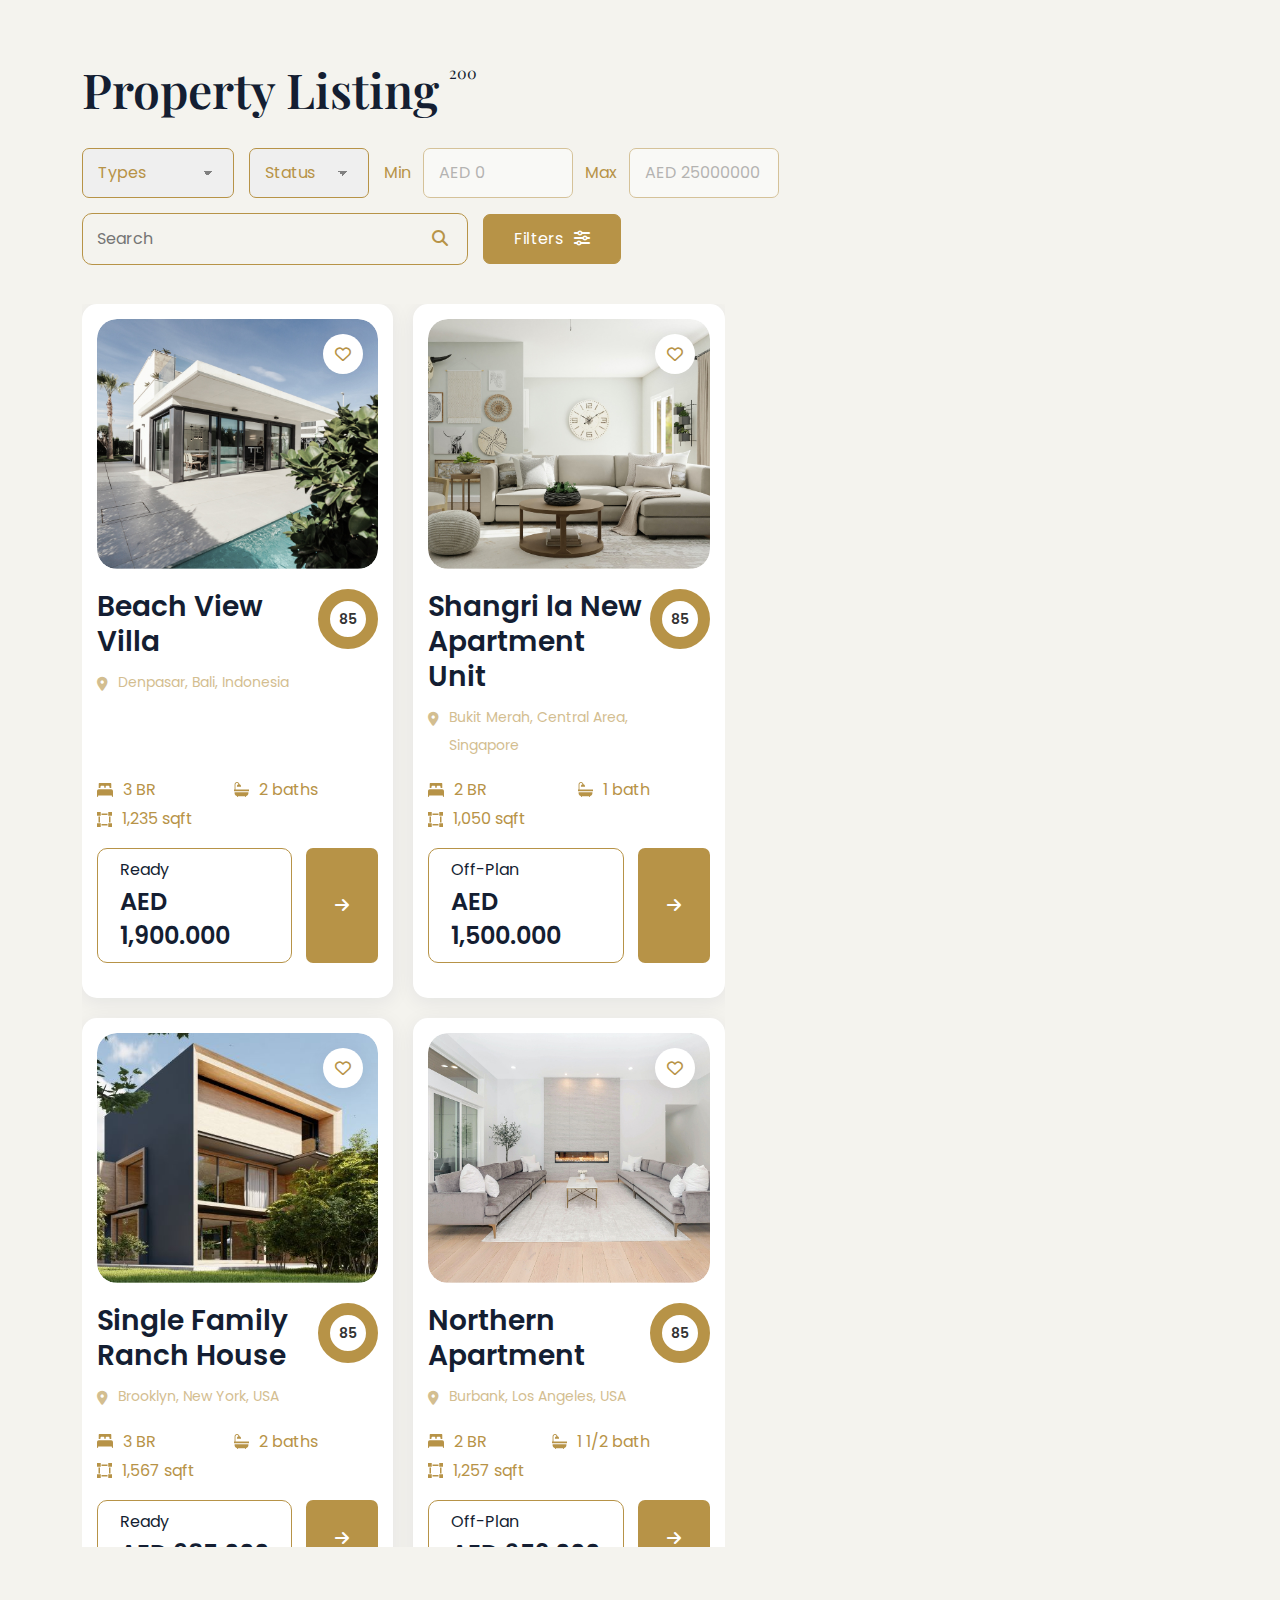
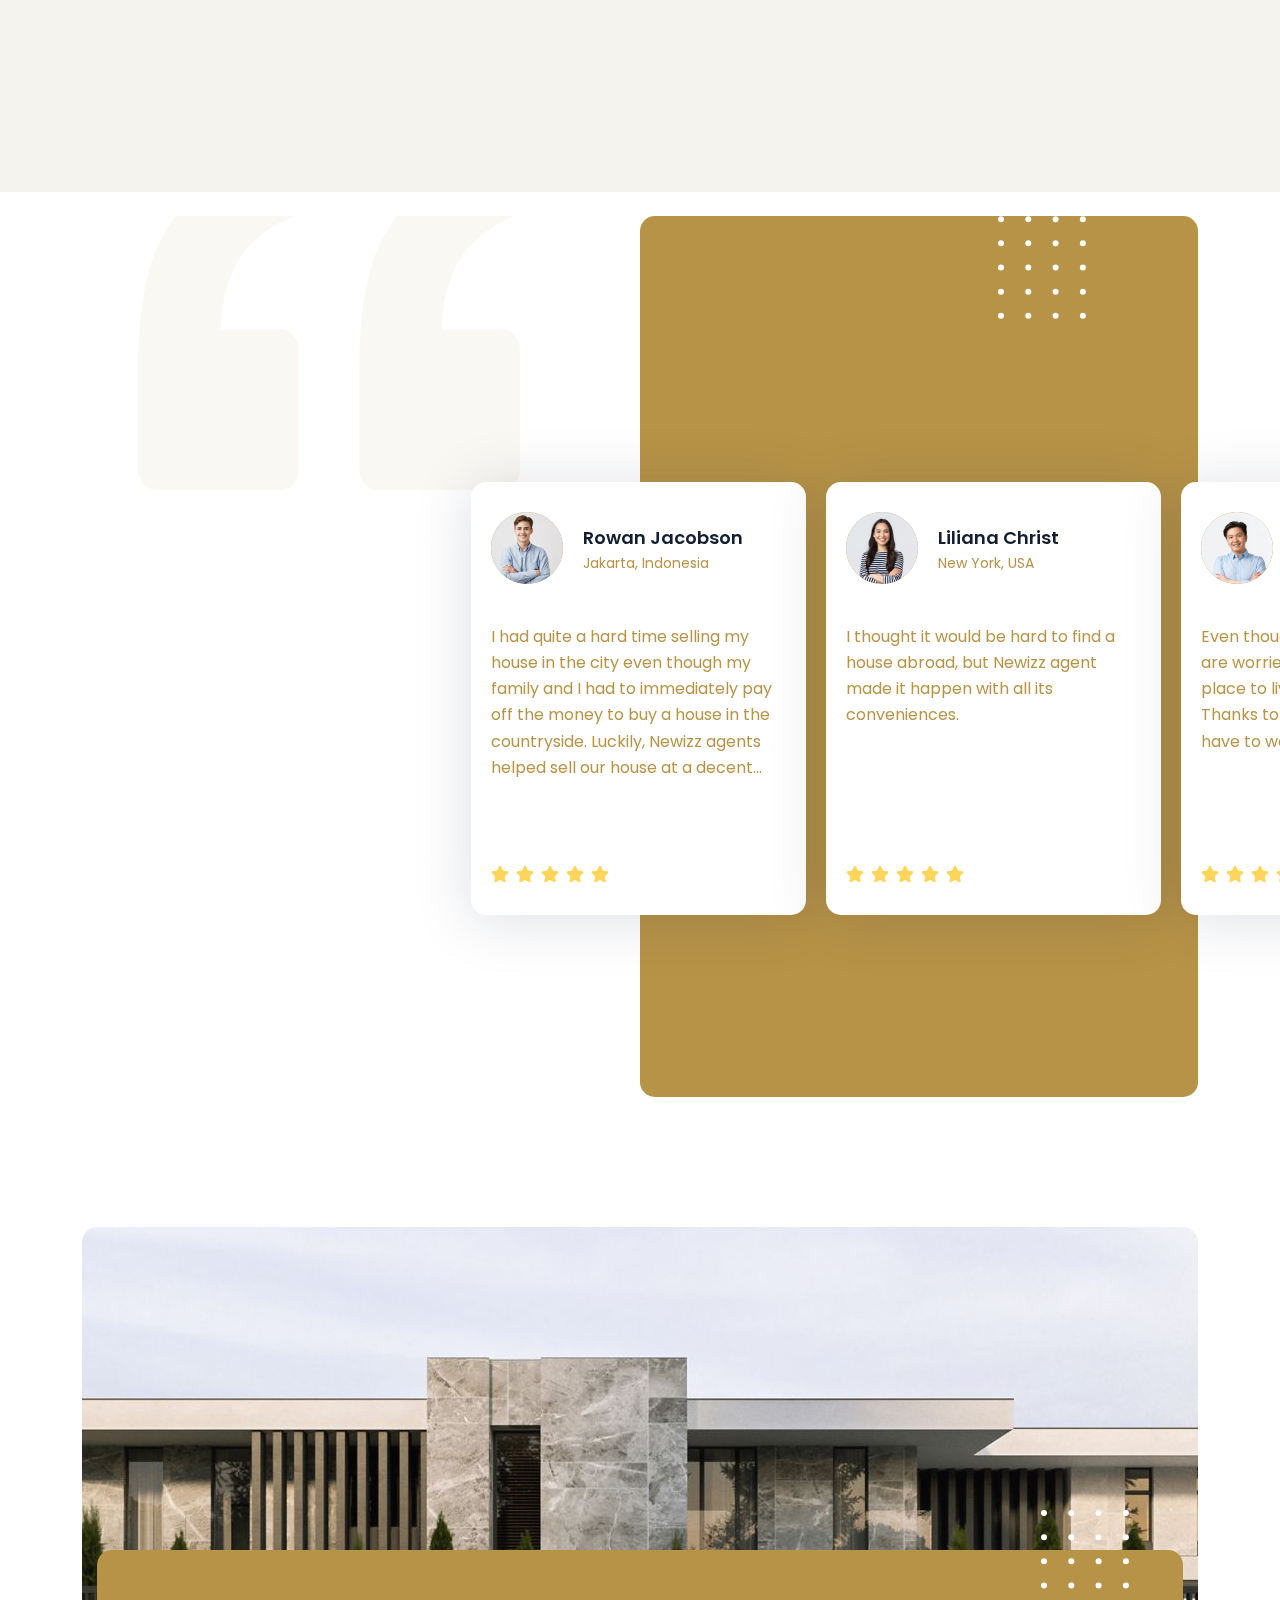
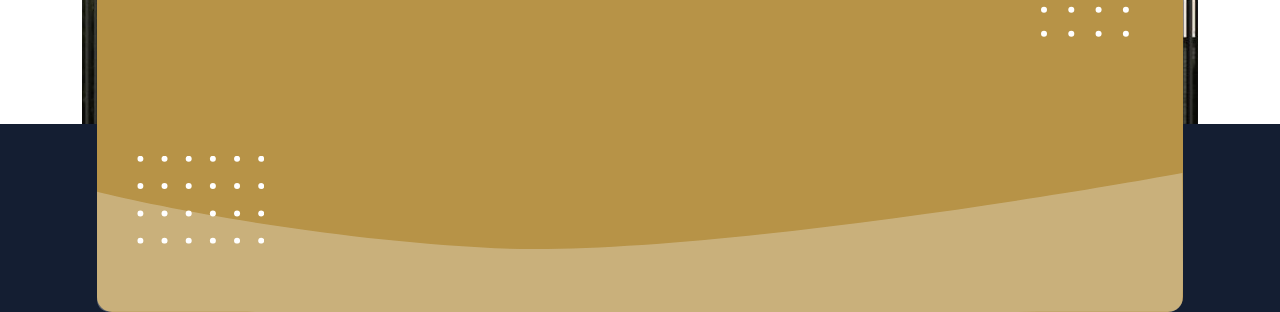
<file: property-map.html>
<!DOCTYPE html>
<html class="no-js" lang="en">
  <head>
    <!-- Meta Tags -->
    <meta charset="utf-8">
    <meta http-equiv="x-ua-compatible" content="ie=edge">
    <meta name="viewport" content="width=device-width, initial-scale=1">
    <meta name="description" content="Newizz Real Estate">
    <meta name="author" content="jirlie.com">
    <!-- Favicon Icon -->
    <link rel="icon" href="assets/newizz_img/favlogo.png">
    <!-- Site Title -->
    <title>Newizz Real Estate</title>
    <!-- Fonts -->
    <link rel="preconnect" href="https://fonts.googleapis.com">
    <link rel="preconnect" href="https://fonts.gstatic.com" crossorigin>
    <link href="https://fonts.googleapis.com/css2?family=DM+Sans:ital,opsz,wght@0,9..40,100..1000;1,9..40,100..1000&family=Playfair+Display:ital,wght@0,400..900;1,400..900&family=Poppins:ital,wght@0,100;0,200;0,300;0,400;0,500;0,600;0,700;0,800;0,900;1,100;1,200;1,300;1,400;1,500;1,600;1,700;1,800;1,900&display=swap" rel="stylesheet">
    <!-- CSS Stylesheets -->
    <link rel="stylesheet" href="assets/css/bootstrap.min.css">
    <link rel="stylesheet" href="assets/css/fontawesome.min.css">
    <link rel="stylesheet" href="assets/css/slick.min.css">
    <link rel="stylesheet" href="assets/css/light-gallery.min.css">
    <link rel="stylesheet" href="assets/css/jquery-ui.min.css">
    <link rel="stylesheet" href="assets/css/odometer.css">
    <link rel="stylesheet" href="assets/css/animate.css">
    <link rel="stylesheet" href="assets/css/style.css">
 </head>
  <body>
    <!-- Start Preloader -->
     <div class="cs_preloader cs_center">
      <div class="cs_preloader_in cs_center cs_radius_50">
        <span class="cs_center cs_white_bg cs_accent_color">
        <svg width="50" height="50" viewBox="0 0 24 24" fill="none" xmlns="http://www.w3.org/2000/svg">
          <path d="M24 7.96075V21.317C23.9993 22.0283 23.7181 22.7104 23.2182 23.2134C22.7182 23.7164 22.0404 23.9993 21.3333 24H16.8889C16.4174 24 15.9652 23.8115 15.6318 23.4761C15.2984 23.1407 15.1111 22.6857 15.1111 22.2113V17.2924C15.1111 17.0552 15.0175 16.8277 14.8508 16.66C14.6841 16.4923 14.458 16.398 14.2222 16.398H9.77778C9.54203 16.398 9.31594 16.4923 9.14924 16.66C8.98254 16.8277 8.88889 17.0552 8.88889 17.2924V22.2113C8.88889 22.6857 8.70159 23.1407 8.36819 23.4761C8.03479 23.8115 7.58261 24 7.11111 24H2.66667C1.95964 23.9993 1.28177 23.7164 0.781828 23.2134C0.281884 22.7104 0.000705969 22.0283 0 21.317V7.96075C0.000665148 7.65188 0.0804379 7.34839 0.231621 7.07957C0.382805 6.81075 0.600296 6.58567 0.863111 6.42605L11.0853 0.255041C11.3617 0.0881572 11.6779 0 12.0002 0C12.3225 0 12.6388 0.0881572 12.9151 0.255041L23.1373 6.42605C23.4001 6.58573 23.6175 6.81083 23.7686 7.07965C23.9197 7.34846 23.9994 7.65192 24 7.96075Z" fill="currentColor"/>
          </svg>
          </span>
      </div>
     </div>
    <!-- End Preloader -->
    <!-- Start Property Grid -->
    <section class="cs_map_view position-relative">
      <div class="cs_height_60 cs_height_lg_60"></div>
      <div class="container">
        <div class="cs_products_wrap">
          <h2 class="cs_property_heaading cs_fs_48 cs_semibold cs_mb_30 wow fadeInLeft">Property Listing <span>200</span></h2>
          <div class="cs_filter_heading cs_style_1 cs_mb_39 wow fadeInDown">
            <div class="cs_filter_heading_left cs_type_1">
              <select aria-label="Property type" name="property-category" class="cs_custom_select">
                <option selected disabled>Types</option>
                <option value="new-house">House</option>
                <option value="new-appartment">Appartment</option>
                <option value="new-villa">Villa</option>
                <option value="new-bungalow">Bungalow</option>
                <option value="new-office">Office</option>
              </select>
              <select aria-label="Property status" name="property-type" class="cs_custom_select">
                <option selected disabled>Status</option>
                <option value="all">All</option>
                <option value="ready">Ready</option>
                <option value="off_plan">Off-Plan</option>
              </select>
              <div class="cs_price_range">
                <div class="cs_price_range_in">
                  <div>
                    <span>Min</span>
                    <input type="text" name="minprice" placeholder="AED 0">
                  </div>
                  <div>
                    <span>Max</span>
                    <input type="text" name="maxprice" placeholder="AED 25000000">
                  </div>
                </div>
              </div>
              <div class="cs_filter_heading_right cs_type_1">
                <form class="cs_search_form">
                  <input type="text" name="search-text" placeholder="Search">
                  <button type="button" aria-label="Search button" class="cs_search_btn"><i class="fa-solid fa-magnifying-glass"></i></button>
                </form>
                <button type="button" aria-label="Filter button" class="cs_btn cs_style_1 cs_accent_bg cs_white_color cs_radius_7">
                <span class="cs_btn_text">Filters</span>
                <span class="cs_btn_icon"><i class="fa-solid fa-sliders"></i></span>
                </button>
              </div>
            </div>
            
          </div>
          <div class="row cs_row_gap_20 cs_gap_y_60">
            <div class="col-xl-7">
              <div class="cs_propducts_view_area">
                <div class="row cs_row_gap_20 cs_gap_y_20">
                  <div class="col-md-6 wow fadeInUp">
                    <div class="cs_card cs_style_1 cs_type_2 cs_white_bg cs_radius_15 position-relative">
                      <a href="property-details.html" aria-label="Click to visit property details" class="cs_card_thumbnail cs_radius_20">
                      <img src="assets/img/card_img_1.jpg" alt="Card Image">
                      </a>
                      <div class="cs_card_content">
                        <div class="cs_card_text cs_mb_16">
                          <h3 class="cs_card_title cs_fs_28 cs_semibold cs_body_font cs_mb_10"><a href="property-details.html" aria-label="Click to visit property details">Beach View Villa</a><div class="cs_score">85</div></h3>
                          <p class="cs_card_subtitle cs_fs_14 cs_mb_18">
                            <i class="fa-solid fa-location-dot"></i>Denpasar, Bali, Indonesia
                          </p>
                          <ul class="cs_card_features_list cs_mp_0">
                            <li>
                              <span class="cs_accent_color">
                                <svg width="16" height="14" viewBox="0 0 16 14" fill="none" xmlns="http://www.w3.org/2000/svg">
                                  <path d="M16 8.40005V13.3C16 13.6864 15.744 14 15.4286 14C15.1131 14 14.8571 13.6864 14.8571 13.3V12.6H1.14286V13.3C1.14286 13.6864 0.886857 14 0.571429 14C0.256 14 0 13.6864 0 13.3V8.40005C0 7.24225 0.769143 6.30005 1.71429 6.30005H14.2857C15.2309 6.30005 16 7.24225 16 8.40005Z" fill="currentColor"/>
                                  <path d="M1.71436 4.9V0.7C1.71436 0.3136 1.97036 0 2.28578 0H13.7144C14.0298 0 14.2858 0.3136 14.2858 0.7V4.9H12.5715V4.2C12.5715 3.4279 12.0589 2.8 11.4286 2.8H9.71435C9.08407 2.8 8.5715 3.4279 8.5715 4.2V4.9H7.42864V4.2C7.42864 3.4279 6.91607 2.8 6.28578 2.8H4.5715C3.94121 2.8 3.42864 3.4279 3.42864 4.2V4.9H1.71436Z" fill="currentColor"/>
                                </svg>
                              </span>
                              3 BR
                            </li>
                            <li>
                              <span class="cs_accent_color">
                                <svg width="15" height="15" viewBox="0 0 15 15" fill="none" xmlns="http://www.w3.org/2000/svg">
                                  <path d="M0.586426 10.1277V11.3364C0.586426 12.7334 1.6131 13.8949 2.95153 14.1064V15.0001H3.83049V14.1409H11.1695V15.0001H12.0485V14.1064C13.3869 13.8949 14.4136 12.7334 14.4136 11.3364V10.1277H0.586426Z" fill="currentColor"/>
                                  <path d="M1.46535 7.48943V2.41863C1.46535 1.56964 2.1561 0.878936 3.00511 0.878936C3.7914 0.878936 4.44145 1.47144 4.5333 2.23333C3.61804 2.43946 2.93216 3.25834 2.93216 4.23492V4.82098H7.03651V4.23492C7.03651 3.25131 6.34075 2.42754 5.41568 2.22879C5.31839 0.983643 4.27481 0 3.00511 0C1.67143 0 0.586391 1.08498 0.586391 2.41863V7.48943H0V9.24867H15V7.48943H1.46535Z" fill="currentColor"/>
                                </svg>
                              </span>
                              2 baths
                            </li>
                            <li>
                              <span class="cs_accent_color">
                                <svg width="15" height="15" viewBox="0 0 15 15" fill="none" xmlns="http://www.w3.org/2000/svg">
                                  <path d="M1.5 4.5H3V10.5H1.5V4.5Z" fill="currentColor"/>
                                  <path d="M4.5 12H10.5V13.5H4.5V12Z" fill="currentColor"/>
                                  <path d="M0 0H3.75V3.75H0V0Z" fill="currentColor"/>
                                  <path d="M0 11.25H3.75V15H0V11.25Z" fill="currentColor"/>
                                  <path d="M12 4.5H13.5V10.5H12V4.5Z" fill="currentColor"/>
                                  <path d="M4.5 1.5H10.5V3H4.5V1.5Z" fill="currentColor"/>
                                  <path d="M11.25 0H15V3.75H11.25V0Z" fill="currentColor"/>
                                  <path d="M11.25 11.25H15V15H11.25V11.25Z" fill="currentColor"/>
                                </svg>
                              </span>
                              1,235 sqft
                            </li>
                          </ul>
                        </div>
                        <div class="cs_card_btns_wrapper">
                          <div class="cs_card_price cs_radius_10">
                            <h4 class="cs_card_price_for cs_fs_16 cs_normal cs_body_font mb-0">Ready</h4>
                            <h3 class="cs_card_price_value cs_fs_24 cs_semibold cs_body_font mb-0">AED 1,900.000<small></small></h3>
                          </div>
                          <a href="property-details.html" aria-label="Click to visit property details" class="cs_card_btn cs_center cs_accent_bg cs_white_color cs_radius_7">
                          <span><i class="fa-solid fa-arrow-right"></i></span>
                          <span><i class="fa-solid fa-arrow-right"></i></span>
                          </a>
                        </div>
                      </div>
                      <button type="button" aria-label="Heart button" class="cs_heart_icon cs_center cs_white_bg cs_accent_color cs_radius_50 position-absolute"><i class="fa-regular fa-heart"></i>
                      </button>
                    </div>
                  </div>
                  <div class="col-md-6 wow fadeInUp" data-wow-delay="150ms">
                    <div class="cs_card cs_style_1 cs_type_2 cs_white_bg cs_radius_15 position-relative">
                      <a href="property-details.html" aria-label="Click to visit property details" class="cs_card_thumbnail cs_radius_20">
                      <img src="assets/img/card_img_2.jpg" alt="Card Image">
                      </a>
                      <div class="cs_card_content">
                        <div class="cs_card_text cs_mb_16">
                          <h3 class="cs_card_title cs_fs_28 cs_semibold cs_body_font cs_mb_10"><a href="property-details.html" aria-label="Click to visit property details">Shangri la New Apartment Unit</a><div class="cs_score">85</div></h3>
                          <p class="cs_card_subtitle cs_fs_14 cs_mb_18">
                            <i class="fa-solid fa-location-dot"></i>Bukit Merah, Central Area, Singapore
                          </p>
                          <ul class="cs_card_features_list cs_mp_0">
                            <li>
                              <span class="cs_accent_color">
                                <svg width="16" height="14" viewBox="0 0 16 14" fill="none" xmlns="http://www.w3.org/2000/svg">
                                  <path d="M16 8.40005V13.3C16 13.6864 15.744 14 15.4286 14C15.1131 14 14.8571 13.6864 14.8571 13.3V12.6H1.14286V13.3C1.14286 13.6864 0.886857 14 0.571429 14C0.256 14 0 13.6864 0 13.3V8.40005C0 7.24225 0.769143 6.30005 1.71429 6.30005H14.2857C15.2309 6.30005 16 7.24225 16 8.40005Z" fill="currentColor"/>
                                  <path d="M1.71436 4.9V0.7C1.71436 0.3136 1.97036 0 2.28578 0H13.7144C14.0298 0 14.2858 0.3136 14.2858 0.7V4.9H12.5715V4.2C12.5715 3.4279 12.0589 2.8 11.4286 2.8H9.71435C9.08407 2.8 8.5715 3.4279 8.5715 4.2V4.9H7.42864V4.2C7.42864 3.4279 6.91607 2.8 6.28578 2.8H4.5715C3.94121 2.8 3.42864 3.4279 3.42864 4.2V4.9H1.71436Z" fill="currentColor"/>
                                </svg>
                              </span>
                              2 BR
                            </li>
                            <li>
                              <span class="cs_accent_color">
                                <svg width="15" height="15" viewBox="0 0 15 15" fill="none" xmlns="http://www.w3.org/2000/svg">
                                  <path d="M0.586426 10.1277V11.3364C0.586426 12.7334 1.6131 13.8949 2.95153 14.1064V15.0001H3.83049V14.1409H11.1695V15.0001H12.0485V14.1064C13.3869 13.8949 14.4136 12.7334 14.4136 11.3364V10.1277H0.586426Z" fill="currentColor"/>
                                  <path d="M1.46535 7.48943V2.41863C1.46535 1.56964 2.1561 0.878936 3.00511 0.878936C3.7914 0.878936 4.44145 1.47144 4.5333 2.23333C3.61804 2.43946 2.93216 3.25834 2.93216 4.23492V4.82098H7.03651V4.23492C7.03651 3.25131 6.34075 2.42754 5.41568 2.22879C5.31839 0.983643 4.27481 0 3.00511 0C1.67143 0 0.586391 1.08498 0.586391 2.41863V7.48943H0V9.24867H15V7.48943H1.46535Z" fill="currentColor"/>
                                </svg>
                              </span>
                              1 bath
                            </li>
                            <li>
                              <span class="cs_accent_color">
                                <svg width="15" height="15" viewBox="0 0 15 15" fill="none" xmlns="http://www.w3.org/2000/svg">
                                  <path d="M1.5 4.5H3V10.5H1.5V4.5Z" fill="currentColor"/>
                                  <path d="M4.5 12H10.5V13.5H4.5V12Z" fill="currentColor"/>
                                  <path d="M0 0H3.75V3.75H0V0Z" fill="currentColor"/>
                                  <path d="M0 11.25H3.75V15H0V11.25Z" fill="currentColor"/>
                                  <path d="M12 4.5H13.5V10.5H12V4.5Z" fill="currentColor"/>
                                  <path d="M4.5 1.5H10.5V3H4.5V1.5Z" fill="currentColor"/>
                                  <path d="M11.25 0H15V3.75H11.25V0Z" fill="currentColor"/>
                                  <path d="M11.25 11.25H15V15H11.25V11.25Z" fill="currentColor"/>
                                </svg>
                              </span>
                              1,050 sqft
                            </li>
                          </ul>
                        </div>
                        <div class="cs_card_btns_wrapper">
                          <div class="cs_card_price cs_radius_10">
                            <h4 class="cs_card_price_for cs_fs_16 cs_normal cs_body_font mb-0">Off-Plan</h4>
                            <h3 class="cs_card_price_value cs_fs_24 cs_semibold cs_body_font mb-0">AED 1,500.000<small></small></h3>
                          </div>
                          <a href="property-details.html" aria-label="Click to visit property details" class="cs_card_btn cs_center cs_accent_bg cs_white_color cs_radius_7">
                          <span><i class="fa-solid fa-arrow-right"></i></span>
                          <span><i class="fa-solid fa-arrow-right"></i></span>
                          </a>
                        </div>
                      </div>
                      <button type="button" aria-label="Heart button" class="cs_heart_icon cs_center cs_white_bg cs_accent_color cs_radius_50 position-absolute"><i class="fa-regular fa-heart"></i>
                      </button>
                    </div>
                  </div>
                  <div class="col-md-6">
                    <div class="cs_card cs_style_1 cs_type_2 cs_white_bg cs_radius_15 position-relative">
                      <a href="property-details.html" aria-label="Click to visit property details" class="cs_card_thumbnail cs_radius_20">
                      <img src="assets/img/card_img_3.jpg" alt="Card Image">
                      </a>
                      <div class="cs_card_content">
                        <div class="cs_card_text cs_mb_16">
                          <h3 class="cs_card_title cs_fs_28 cs_semibold cs_body_font cs_mb_10"><a href="property-details.html" aria-label="Click to visit property details">Single Family Ranch House</a><div class="cs_score">85</div></h3>
                          <p class="cs_card_subtitle cs_fs_14 cs_mb_18">
                            <i class="fa-solid fa-location-dot"></i>Brooklyn, New York, USA
                          </p>
                          <ul class="cs_card_features_list cs_mp_0">
                            <li>
                              <span class="cs_accent_color">
                                <svg width="16" height="14" viewBox="0 0 16 14" fill="none" xmlns="http://www.w3.org/2000/svg">
                                  <path d="M16 8.40005V13.3C16 13.6864 15.744 14 15.4286 14C15.1131 14 14.8571 13.6864 14.8571 13.3V12.6H1.14286V13.3C1.14286 13.6864 0.886857 14 0.571429 14C0.256 14 0 13.6864 0 13.3V8.40005C0 7.24225 0.769143 6.30005 1.71429 6.30005H14.2857C15.2309 6.30005 16 7.24225 16 8.40005Z" fill="currentColor"/>
                                  <path d="M1.71436 4.9V0.7C1.71436 0.3136 1.97036 0 2.28578 0H13.7144C14.0298 0 14.2858 0.3136 14.2858 0.7V4.9H12.5715V4.2C12.5715 3.4279 12.0589 2.8 11.4286 2.8H9.71435C9.08407 2.8 8.5715 3.4279 8.5715 4.2V4.9H7.42864V4.2C7.42864 3.4279 6.91607 2.8 6.28578 2.8H4.5715C3.94121 2.8 3.42864 3.4279 3.42864 4.2V4.9H1.71436Z" fill="currentColor"/>
                                </svg>
                              </span>
                              3 BR
                            </li>
                            <li>
                              <span class="cs_accent_color">
                                <svg width="15" height="15" viewBox="0 0 15 15" fill="none" xmlns="http://www.w3.org/2000/svg">
                                  <path d="M0.586426 10.1277V11.3364C0.586426 12.7334 1.6131 13.8949 2.95153 14.1064V15.0001H3.83049V14.1409H11.1695V15.0001H12.0485V14.1064C13.3869 13.8949 14.4136 12.7334 14.4136 11.3364V10.1277H0.586426Z" fill="currentColor"/>
                                  <path d="M1.46535 7.48943V2.41863C1.46535 1.56964 2.1561 0.878936 3.00511 0.878936C3.7914 0.878936 4.44145 1.47144 4.5333 2.23333C3.61804 2.43946 2.93216 3.25834 2.93216 4.23492V4.82098H7.03651V4.23492C7.03651 3.25131 6.34075 2.42754 5.41568 2.22879C5.31839 0.983643 4.27481 0 3.00511 0C1.67143 0 0.586391 1.08498 0.586391 2.41863V7.48943H0V9.24867H15V7.48943H1.46535Z" fill="currentColor"/>
                                </svg>
                              </span>
                              2 baths
                            </li>
                            <li>
                              <span class="cs_accent_color">
                                <svg width="15" height="15" viewBox="0 0 15 15" fill="none" xmlns="http://www.w3.org/2000/svg">
                                  <path d="M1.5 4.5H3V10.5H1.5V4.5Z" fill="currentColor"/>
                                  <path d="M4.5 12H10.5V13.5H4.5V12Z" fill="currentColor"/>
                                  <path d="M0 0H3.75V3.75H0V0Z" fill="currentColor"/>
                                  <path d="M0 11.25H3.75V15H0V11.25Z" fill="currentColor"/>
                                  <path d="M12 4.5H13.5V10.5H12V4.5Z" fill="currentColor"/>
                                  <path d="M4.5 1.5H10.5V3H4.5V1.5Z" fill="currentColor"/>
                                  <path d="M11.25 0H15V3.75H11.25V0Z" fill="currentColor"/>
                                  <path d="M11.25 11.25H15V15H11.25V11.25Z" fill="currentColor"/>
                                </svg>
                              </span>
                              1,567 sqft
                            </li>
                          </ul>
                        </div>
                        <div class="cs_card_btns_wrapper">
                          <div class="cs_card_price cs_radius_10">
                            <h4 class="cs_card_price_for cs_fs_16 cs_normal cs_body_font mb-0">Ready</h4>
                            <h3 class="cs_card_price_value cs_fs_24 cs_semibold cs_body_font mb-0">AED 985,000</h3>
                          </div>
                          <a href="property-details.html" aria-label="Click to visit property details" class="cs_card_btn cs_center cs_accent_bg cs_white_color cs_radius_7">
                          <span><i class="fa-solid fa-arrow-right"></i></span>
                          <span><i class="fa-solid fa-arrow-right"></i></span>
                          </a>
                        </div>
                      </div>
                      <button type="button" aria-label="Heart button" class="cs_heart_icon cs_center cs_white_bg cs_accent_color cs_radius_50 position-absolute"><i class="fa-regular fa-heart"></i>
                      </button>
                    </div>
                  </div>
                  <div class="col-md-6">
                    <div class="cs_card cs_style_1 cs_type_2 cs_white_bg cs_radius_15 position-relative">
                      <a href="property-details.html" aria-label="Click to visit property details" class="cs_card_thumbnail cs_radius_20">
                      <img src="assets/img/card_img_4.jpg" alt="Card Image">
                      </a>
                      <div class="cs_card_content">
                        <div class="cs_card_text cs_mb_16">
                          <h3 class="cs_card_title cs_fs_28 cs_semibold cs_body_font cs_mb_10"><a href="property-details.html" aria-label="Click to visit property details">Northern Apartment</a><div class="cs_score">85</div></h3>
                          <p class="cs_card_subtitle cs_fs_14 cs_mb_18">
                            <i class="fa-solid fa-location-dot"></i>Burbank, Los Angeles, USA
                          </p>
                          <ul class="cs_card_features_list cs_mp_0">
                            <li>
                              <span class="cs_accent_color">
                                <svg width="16" height="14" viewBox="0 0 16 14" fill="none" xmlns="http://www.w3.org/2000/svg">
                                  <path d="M16 8.40005V13.3C16 13.6864 15.744 14 15.4286 14C15.1131 14 14.8571 13.6864 14.8571 13.3V12.6H1.14286V13.3C1.14286 13.6864 0.886857 14 0.571429 14C0.256 14 0 13.6864 0 13.3V8.40005C0 7.24225 0.769143 6.30005 1.71429 6.30005H14.2857C15.2309 6.30005 16 7.24225 16 8.40005Z" fill="currentColor"/>
                                  <path d="M1.71436 4.9V0.7C1.71436 0.3136 1.97036 0 2.28578 0H13.7144C14.0298 0 14.2858 0.3136 14.2858 0.7V4.9H12.5715V4.2C12.5715 3.4279 12.0589 2.8 11.4286 2.8H9.71435C9.08407 2.8 8.5715 3.4279 8.5715 4.2V4.9H7.42864V4.2C7.42864 3.4279 6.91607 2.8 6.28578 2.8H4.5715C3.94121 2.8 3.42864 3.4279 3.42864 4.2V4.9H1.71436Z" fill="currentColor"/>
                                </svg>
                              </span>
                              2 BR
                            </li>
                            <li>
                              <span class="cs_accent_color">
                                <svg width="15" height="15" viewBox="0 0 15 15" fill="none" xmlns="http://www.w3.org/2000/svg">
                                  <path d="M0.586426 10.1277V11.3364C0.586426 12.7334 1.6131 13.8949 2.95153 14.1064V15.0001H3.83049V14.1409H11.1695V15.0001H12.0485V14.1064C13.3869 13.8949 14.4136 12.7334 14.4136 11.3364V10.1277H0.586426Z" fill="currentColor"/>
                                  <path d="M1.46535 7.48943V2.41863C1.46535 1.56964 2.1561 0.878936 3.00511 0.878936C3.7914 0.878936 4.44145 1.47144 4.5333 2.23333C3.61804 2.43946 2.93216 3.25834 2.93216 4.23492V4.82098H7.03651V4.23492C7.03651 3.25131 6.34075 2.42754 5.41568 2.22879C5.31839 0.983643 4.27481 0 3.00511 0C1.67143 0 0.586391 1.08498 0.586391 2.41863V7.48943H0V9.24867H15V7.48943H1.46535Z" fill="currentColor"/>
                                </svg>
                              </span>
                              1 1/2 bath
                            </li>
                            <li>
                              <span class="cs_accent_color">
                                <svg width="15" height="15" viewBox="0 0 15 15" fill="none" xmlns="http://www.w3.org/2000/svg">
                                  <path d="M1.5 4.5H3V10.5H1.5V4.5Z" fill="currentColor"/>
                                  <path d="M4.5 12H10.5V13.5H4.5V12Z" fill="currentColor"/>
                                  <path d="M0 0H3.75V3.75H0V0Z" fill="currentColor"/>
                                  <path d="M0 11.25H3.75V15H0V11.25Z" fill="currentColor"/>
                                  <path d="M12 4.5H13.5V10.5H12V4.5Z" fill="currentColor"/>
                                  <path d="M4.5 1.5H10.5V3H4.5V1.5Z" fill="currentColor"/>
                                  <path d="M11.25 0H15V3.75H11.25V0Z" fill="currentColor"/>
                                  <path d="M11.25 11.25H15V15H11.25V11.25Z" fill="currentColor"/>
                                </svg>
                              </span>
                              1,257 sqft
                            </li>
                          </ul>
                        </div>
                        <div class="cs_card_btns_wrapper">
                          <div class="cs_card_price cs_radius_10">
                            <h4 class="cs_card_price_for cs_fs_16 cs_normal cs_body_font mb-0">Off-Plan</h4>
                            <h3 class="cs_card_price_value cs_fs_24 cs_semibold cs_body_font mb-0">AED 653,000</h3>
                          </div>
                          <a href="property-details.html" aria-label="Click to visit property details" class="cs_card_btn cs_center cs_accent_bg cs_white_color cs_radius_7">
                          <span><i class="fa-solid fa-arrow-right"></i></span>
                          <span><i class="fa-solid fa-arrow-right"></i></span>
                          </a>
                        </div>
                      </div>
                      <button type="button" aria-label="Heart button" class="cs_heart_icon cs_center cs_white_bg cs_accent_color cs_radius_50 position-absolute"><i class="fa-regular fa-heart"></i>
                      </button>
                    </div>
                  </div>
                  <div class="col-md-6">
                    <div class="cs_card cs_style_1 cs_type_2 cs_white_bg cs_radius_15 position-relative">
                      <a href="property-details.html" aria-label="Click to visit property details" class="cs_card_thumbnail cs_radius_20">
                      <img src="assets/img/card_img_21.jpg" alt="Card Image">
                      </a>
                      <div class="cs_card_content">
                        <div class="cs_card_text cs_mb_16">
                          <h3 class="cs_card_title cs_fs_28 cs_semibold cs_body_font cs_mb_10"><a href="property-details.html" aria-label="Click to visit property details">The Cowboy Country House</a><div class="cs_score">85</div></h3>
                          <p class="cs_card_subtitle cs_fs_14 cs_mb_18">
                            <i class="fa-solid fa-location-dot"></i>Florida, USA
                          </p>
                          <ul class="cs_card_features_list cs_mp_0">
                            <li>
                              <span class="cs_accent_color">
                                <svg width="16" height="14" viewBox="0 0 16 14" fill="none" xmlns="http://www.w3.org/2000/svg">
                                  <path d="M16 8.40005V13.3C16 13.6864 15.744 14 15.4286 14C15.1131 14 14.8571 13.6864 14.8571 13.3V12.6H1.14286V13.3C1.14286 13.6864 0.886857 14 0.571429 14C0.256 14 0 13.6864 0 13.3V8.40005C0 7.24225 0.769143 6.30005 1.71429 6.30005H14.2857C15.2309 6.30005 16 7.24225 16 8.40005Z" fill="currentColor"/>
                                  <path d="M1.71436 4.9V0.7C1.71436 0.3136 1.97036 0 2.28578 0H13.7144C14.0298 0 14.2858 0.3136 14.2858 0.7V4.9H12.5715V4.2C12.5715 3.4279 12.0589 2.8 11.4286 2.8H9.71435C9.08407 2.8 8.5715 3.4279 8.5715 4.2V4.9H7.42864V4.2C7.42864 3.4279 6.91607 2.8 6.28578 2.8H4.5715C3.94121 2.8 3.42864 3.4279 3.42864 4.2V4.9H1.71436Z" fill="currentColor"/>
                                </svg>
                              </span>
                              3 BR
                            </li>
                            <li>
                              <span class="cs_accent_color">
                                <svg width="15" height="15" viewBox="0 0 15 15" fill="none" xmlns="http://www.w3.org/2000/svg">
                                  <path d="M0.586426 10.1277V11.3364C0.586426 12.7334 1.6131 13.8949 2.95153 14.1064V15.0001H3.83049V14.1409H11.1695V15.0001H12.0485V14.1064C13.3869 13.8949 14.4136 12.7334 14.4136 11.3364V10.1277H0.586426Z" fill="currentColor"/>
                                  <path d="M1.46535 7.48943V2.41863C1.46535 1.56964 2.1561 0.878936 3.00511 0.878936C3.7914 0.878936 4.44145 1.47144 4.5333 2.23333C3.61804 2.43946 2.93216 3.25834 2.93216 4.23492V4.82098H7.03651V4.23492C7.03651 3.25131 6.34075 2.42754 5.41568 2.22879C5.31839 0.983643 4.27481 0 3.00511 0C1.67143 0 0.586391 1.08498 0.586391 2.41863V7.48943H0V9.24867H15V7.48943H1.46535Z" fill="currentColor"/>
                                </svg>
                              </span>
                              2 baths
                            </li>
                            <li>
                              <span class="cs_accent_color">
                                <svg width="15" height="15" viewBox="0 0 15 15" fill="none" xmlns="http://www.w3.org/2000/svg">
                                  <path d="M1.5 4.5H3V10.5H1.5V4.5Z" fill="currentColor"/>
                                  <path d="M4.5 12H10.5V13.5H4.5V12Z" fill="currentColor"/>
                                  <path d="M0 0H3.75V3.75H0V0Z" fill="currentColor"/>
                                  <path d="M0 11.25H3.75V15H0V11.25Z" fill="currentColor"/>
                                  <path d="M12 4.5H13.5V10.5H12V4.5Z" fill="currentColor"/>
                                  <path d="M4.5 1.5H10.5V3H4.5V1.5Z" fill="currentColor"/>
                                  <path d="M11.25 0H15V3.75H11.25V0Z" fill="currentColor"/>
                                  <path d="M11.25 11.25H15V15H11.25V11.25Z" fill="currentColor"/>
                                </svg>
                              </span>
                              1,890 sqft
                            </li>
                          </ul>
                        </div>
                        <div class="cs_card_btns_wrapper">
                          <div class="cs_card_price cs_radius_10">
                            <h4 class="cs_card_price_for cs_fs_16 cs_normal cs_body_font mb-0">Ready</h4>
                            <h3 class="cs_card_price_value cs_fs_24 cs_semibold cs_body_font mb-0">AED 1,000.000<small></small></h3>
                          </div>
                          <a href="property-details.html" aria-label="Click to visit property details" class="cs_card_btn cs_center cs_accent_bg cs_white_color cs_radius_7">
                          <span><i class="fa-solid fa-arrow-right"></i></span>
                          <span><i class="fa-solid fa-arrow-right"></i></span>
                          </a>
                        </div>
                      </div>
                      <button type="button" aria-label="Heart button" class="cs_heart_icon cs_center cs_white_bg cs_accent_color cs_radius_50 position-absolute"><i class="fa-regular fa-heart"></i>
                      </button>
                    </div>
                  </div>
                  <div class="col-md-6">
                    <div class="cs_card cs_style_1 cs_type_2 cs_white_bg cs_radius_15 position-relative">
                      <a href="property-details.html" aria-label="Click to visit property details" class="cs_card_thumbnail cs_radius_20">
                      <img src="assets/img/card_img_6.jpg" alt="Card Image">
                      </a>
                      <div class="cs_card_content">
                        <div class="cs_card_text cs_mb_16">
                          <h3 class="cs_card_title cs_fs_28 cs_semibold cs_body_font cs_mb_10"><a href="property-details.html" aria-label="Click to visit property details">Blue Seagull Beach House</a><div class="cs_score">85</div></h3>
                          <p class="cs_card_subtitle cs_fs_14 cs_mb_18">
                            <i class="fa-solid fa-location-dot"></i>Queensland, Australia
                          </p>
                          <ul class="cs_card_features_list cs_mp_0">
                            <li>
                              <span class="cs_accent_color">
                                <svg width="16" height="14" viewBox="0 0 16 14" fill="none" xmlns="http://www.w3.org/2000/svg">
                                  <path d="M16 8.40005V13.3C16 13.6864 15.744 14 15.4286 14C15.1131 14 14.8571 13.6864 14.8571 13.3V12.6H1.14286V13.3C1.14286 13.6864 0.886857 14 0.571429 14C0.256 14 0 13.6864 0 13.3V8.40005C0 7.24225 0.769143 6.30005 1.71429 6.30005H14.2857C15.2309 6.30005 16 7.24225 16 8.40005Z" fill="currentColor"/>
                                  <path d="M1.71436 4.9V0.7C1.71436 0.3136 1.97036 0 2.28578 0H13.7144C14.0298 0 14.2858 0.3136 14.2858 0.7V4.9H12.5715V4.2C12.5715 3.4279 12.0589 2.8 11.4286 2.8H9.71435C9.08407 2.8 8.5715 3.4279 8.5715 4.2V4.9H7.42864V4.2C7.42864 3.4279 6.91607 2.8 6.28578 2.8H4.5715C3.94121 2.8 3.42864 3.4279 3.42864 4.2V4.9H1.71436Z" fill="currentColor"/>
                                </svg>
                              </span>
                              2 BR
                            </li>
                            <li>
                              <span class="cs_accent_color">
                                <svg width="15" height="15" viewBox="0 0 15 15" fill="none" xmlns="http://www.w3.org/2000/svg">
                                  <path d="M0.586426 10.1277V11.3364C0.586426 12.7334 1.6131 13.8949 2.95153 14.1064V15.0001H3.83049V14.1409H11.1695V15.0001H12.0485V14.1064C13.3869 13.8949 14.4136 12.7334 14.4136 11.3364V10.1277H0.586426Z" fill="currentColor"/>
                                  <path d="M1.46535 7.48943V2.41863C1.46535 1.56964 2.1561 0.878936 3.00511 0.878936C3.7914 0.878936 4.44145 1.47144 4.5333 2.23333C3.61804 2.43946 2.93216 3.25834 2.93216 4.23492V4.82098H7.03651V4.23492C7.03651 3.25131 6.34075 2.42754 5.41568 2.22879C5.31839 0.983643 4.27481 0 3.00511 0C1.67143 0 0.586391 1.08498 0.586391 2.41863V7.48943H0V9.24867H15V7.48943H1.46535Z" fill="currentColor"/>
                                </svg>
                              </span>
                              1 bath
                            </li>
                            <li>
                              <span class="cs_accent_color">
                                <svg width="15" height="15" viewBox="0 0 15 15" fill="none" xmlns="http://www.w3.org/2000/svg">
                                  <path d="M1.5 4.5H3V10.5H1.5V4.5Z" fill="currentColor"/>
                                  <path d="M4.5 12H10.5V13.5H4.5V12Z" fill="currentColor"/>
                                  <path d="M0 0H3.75V3.75H0V0Z" fill="currentColor"/>
                                  <path d="M0 11.25H3.75V15H0V11.25Z" fill="currentColor"/>
                                  <path d="M12 4.5H13.5V10.5H12V4.5Z" fill="currentColor"/>
                                  <path d="M4.5 1.5H10.5V3H4.5V1.5Z" fill="currentColor"/>
                                  <path d="M11.25 0H15V3.75H11.25V0Z" fill="currentColor"/>
                                  <path d="M11.25 11.25H15V15H11.25V11.25Z" fill="currentColor"/>
                                </svg>
                              </span>
                              1,587 sqft
                            </li>
                          </ul>
                        </div>
                        <div class="cs_card_btns_wrapper">
                          <div class="cs_card_price cs_radius_10">
                            <h4 class="cs_card_price_for cs_fs_16 cs_normal cs_body_font mb-0">Off-Plan</h4>
                            <h3 class="cs_card_price_value cs_fs_24 cs_semibold cs_body_font mb-0">AED 800.000<small></small></h3>
                          </div>
                          <a href="property-details.html" aria-label="Click to visit property details" class="cs_card_btn cs_center cs_accent_bg cs_white_color cs_radius_7">
                          <span><i class="fa-solid fa-arrow-right"></i></span>
                          <span><i class="fa-solid fa-arrow-right"></i></span>
                          </a>
                        </div>
                      </div>
                      <button type="button" aria-label="Heart button" class="cs_heart_icon cs_center cs_white_bg cs_accent_color cs_radius_50 position-absolute"><i class="fa-regular fa-heart"></i>
                      </button>
                    </div>
                  </div>
                  <div class="col-md-6">
                    <div class="cs_card cs_style_1 cs_type_2 cs_white_bg cs_radius_15 position-relative">
                      <a href="property-details.html" aria-label="Click to visit property details" class="cs_card_thumbnail cs_radius_20">
                      <img src="assets/img/card_img_7.jpg" alt="Card Image">
                      </a>
                      <div class="cs_card_content">
                        <div class="cs_card_text cs_mb_16">
                          <h3 class="cs_card_title cs_fs_28 cs_semibold cs_body_font cs_mb_10"><a href="property-details.html" aria-label="Click to visit property details">East Tower Apartment</a><div class="cs_score">85</div></h3>
                          <p class="cs_card_subtitle cs_fs_14 cs_mb_18">
                            <i class="fa-solid fa-location-dot"></i>Jakarta, Indonesia
                          </p>
                          <ul class="cs_card_features_list cs_mp_0">
                            <li>
                              <span class="cs_accent_color">
                                <svg width="16" height="14" viewBox="0 0 16 14" fill="none" xmlns="http://www.w3.org/2000/svg">
                                  <path d="M16 8.40005V13.3C16 13.6864 15.744 14 15.4286 14C15.1131 14 14.8571 13.6864 14.8571 13.3V12.6H1.14286V13.3C1.14286 13.6864 0.886857 14 0.571429 14C0.256 14 0 13.6864 0 13.3V8.40005C0 7.24225 0.769143 6.30005 1.71429 6.30005H14.2857C15.2309 6.30005 16 7.24225 16 8.40005Z" fill="currentColor"/>
                                  <path d="M1.71436 4.9V0.7C1.71436 0.3136 1.97036 0 2.28578 0H13.7144C14.0298 0 14.2858 0.3136 14.2858 0.7V4.9H12.5715V4.2C12.5715 3.4279 12.0589 2.8 11.4286 2.8H9.71435C9.08407 2.8 8.5715 3.4279 8.5715 4.2V4.9H7.42864V4.2C7.42864 3.4279 6.91607 2.8 6.28578 2.8H4.5715C3.94121 2.8 3.42864 3.4279 3.42864 4.2V4.9H1.71436Z" fill="currentColor"/>
                                </svg>
                              </span>
                              2 BR
                            </li>
                            <li>
                              <span class="cs_accent_color">
                                <svg width="15" height="15" viewBox="0 0 15 15" fill="none" xmlns="http://www.w3.org/2000/svg">
                                  <path d="M0.586426 10.1277V11.3364C0.586426 12.7334 1.6131 13.8949 2.95153 14.1064V15.0001H3.83049V14.1409H11.1695V15.0001H12.0485V14.1064C13.3869 13.8949 14.4136 12.7334 14.4136 11.3364V10.1277H0.586426Z" fill="currentColor"/>
                                  <path d="M1.46535 7.48943V2.41863C1.46535 1.56964 2.1561 0.878936 3.00511 0.878936C3.7914 0.878936 4.44145 1.47144 4.5333 2.23333C3.61804 2.43946 2.93216 3.25834 2.93216 4.23492V4.82098H7.03651V4.23492C7.03651 3.25131 6.34075 2.42754 5.41568 2.22879C5.31839 0.983643 4.27481 0 3.00511 0C1.67143 0 0.586391 1.08498 0.586391 2.41863V7.48943H0V9.24867H15V7.48943H1.46535Z" fill="currentColor"/>
                                </svg>
                              </span>
                              1 bath
                            </li>
                            <li>
                              <span class="cs_accent_color">
                                <svg width="15" height="15" viewBox="0 0 15 15" fill="none" xmlns="http://www.w3.org/2000/svg">
                                  <path d="M1.5 4.5H3V10.5H1.5V4.5Z" fill="currentColor"/>
                                  <path d="M4.5 12H10.5V13.5H4.5V12Z" fill="currentColor"/>
                                  <path d="M0 0H3.75V3.75H0V0Z" fill="currentColor"/>
                                  <path d="M0 11.25H3.75V15H0V11.25Z" fill="currentColor"/>
                                  <path d="M12 4.5H13.5V10.5H12V4.5Z" fill="currentColor"/>
                                  <path d="M4.5 1.5H10.5V3H4.5V1.5Z" fill="currentColor"/>
                                  <path d="M11.25 0H15V3.75H11.25V0Z" fill="currentColor"/>
                                  <path d="M11.25 11.25H15V15H11.25V11.25Z" fill="currentColor"/>
                                </svg>
                              </span>
                              1,256 sqft
                            </li>
                          </ul>
                        </div>
                        <div class="cs_card_btns_wrapper">
                          <div class="cs_card_price cs_radius_10">
                            <h4 class="cs_card_price_for cs_fs_16 cs_normal cs_body_font mb-0">Ready</h4>
                            <h3 class="cs_card_price_value cs_fs_24 cs_semibold cs_body_font mb-0">AED 500.000<small></small></h3>
                          </div>
                          <a href="property-details.html" aria-label="Click to visit property details" class="cs_card_btn cs_center cs_accent_bg cs_white_color cs_radius_7">
                          <span><i class="fa-solid fa-arrow-right"></i></span>
                          <span><i class="fa-solid fa-arrow-right"></i></span>
                          </a>
                        </div>
                      </div>
                      <button type="button" aria-label="Heart button" class="cs_heart_icon cs_center cs_white_bg cs_accent_color cs_radius_50 position-absolute"><i class="fa-regular fa-heart"></i>
                      </button>
                    </div>
                  </div>
                  <div class="col-md-6">
                    <div class="cs_card cs_style_1 cs_type_2 cs_white_bg cs_radius_15 position-relative">
                      <a href="property-details.html" aria-label="Click to visit property details" class="cs_card_thumbnail cs_radius_20">
                      <img src="assets/img/card_img_8.jpg" alt="Card Image">
                      </a>
                      <div class="cs_card_content">
                        <div class="cs_card_text cs_mb_16">
                          <h3 class="cs_card_title cs_fs_28 cs_semibold cs_body_font cs_mb_10"><a href="property-details.html" aria-label="Click to visit property details">High Rise Apartment</a><div class="cs_score">85</div></h3>
                          <p class="cs_card_subtitle cs_fs_14 cs_mb_18">
                            <i class="fa-solid fa-location-dot"></i>Johor Baru, Malaysia
                          </p>
                          <ul class="cs_card_features_list cs_mp_0">
                            <li>
                              <span class="cs_accent_color">
                                <svg width="16" height="14" viewBox="0 0 16 14" fill="none" xmlns="http://www.w3.org/2000/svg">
                                  <path d="M16 8.40005V13.3C16 13.6864 15.744 14 15.4286 14C15.1131 14 14.8571 13.6864 14.8571 13.3V12.6H1.14286V13.3C1.14286 13.6864 0.886857 14 0.571429 14C0.256 14 0 13.6864 0 13.3V8.40005C0 7.24225 0.769143 6.30005 1.71429 6.30005H14.2857C15.2309 6.30005 16 7.24225 16 8.40005Z" fill="currentColor"/>
                                  <path d="M1.71436 4.9V0.7C1.71436 0.3136 1.97036 0 2.28578 0H13.7144C14.0298 0 14.2858 0.3136 14.2858 0.7V4.9H12.5715V4.2C12.5715 3.4279 12.0589 2.8 11.4286 2.8H9.71435C9.08407 2.8 8.5715 3.4279 8.5715 4.2V4.9H7.42864V4.2C7.42864 3.4279 6.91607 2.8 6.28578 2.8H4.5715C3.94121 2.8 3.42864 3.4279 3.42864 4.2V4.9H1.71436Z" fill="currentColor"/>
                                </svg>
                              </span>
                              2 BR
                            </li>
                            <li>
                              <span class="cs_accent_color">
                                <svg width="15" height="15" viewBox="0 0 15 15" fill="none" xmlns="http://www.w3.org/2000/svg">
                                  <path d="M0.586426 10.1277V11.3364C0.586426 12.7334 1.6131 13.8949 2.95153 14.1064V15.0001H3.83049V14.1409H11.1695V15.0001H12.0485V14.1064C13.3869 13.8949 14.4136 12.7334 14.4136 11.3364V10.1277H0.586426Z" fill="currentColor"/>
                                  <path d="M1.46535 7.48943V2.41863C1.46535 1.56964 2.1561 0.878936 3.00511 0.878936C3.7914 0.878936 4.44145 1.47144 4.5333 2.23333C3.61804 2.43946 2.93216 3.25834 2.93216 4.23492V4.82098H7.03651V4.23492C7.03651 3.25131 6.34075 2.42754 5.41568 2.22879C5.31839 0.983643 4.27481 0 3.00511 0C1.67143 0 0.586391 1.08498 0.586391 2.41863V7.48943H0V9.24867H15V7.48943H1.46535Z" fill="currentColor"/>
                                </svg>
                              </span>
                              1 bath
                            </li>
                            <li>
                              <span class="cs_accent_color">
                                <svg width="15" height="15" viewBox="0 0 15 15" fill="none" xmlns="http://www.w3.org/2000/svg">
                                  <path d="M1.5 4.5H3V10.5H1.5V4.5Z" fill="currentColor"/>
                                  <path d="M4.5 12H10.5V13.5H4.5V12Z" fill="currentColor"/>
                                  <path d="M0 0H3.75V3.75H0V0Z" fill="currentColor"/>
                                  <path d="M0 11.25H3.75V15H0V11.25Z" fill="currentColor"/>
                                  <path d="M12 4.5H13.5V10.5H12V4.5Z" fill="currentColor"/>
                                  <path d="M4.5 1.5H10.5V3H4.5V1.5Z" fill="currentColor"/>
                                  <path d="M11.25 0H15V3.75H11.25V0Z" fill="currentColor"/>
                                  <path d="M11.25 11.25H15V15H11.25V11.25Z" fill="currentColor"/>
                                </svg>
                              </span>
                              1,476 sqft
                            </li>
                          </ul>
                        </div>
                        <div class="cs_card_btns_wrapper">
                          <div class="cs_card_price cs_radius_10">
                            <h4 class="cs_card_price_for cs_fs_16 cs_normal cs_body_font mb-0">Off-Plan</h4>
                            <h3 class="cs_card_price_value cs_fs_24 cs_semibold cs_body_font mb-0">AED 600.000<small></small></h3>
                          </div>
                          <a href="property-details.html" aria-label="Click to visit property details" class="cs_card_btn cs_center cs_accent_bg cs_white_color cs_radius_7">
                          <span><i class="fa-solid fa-arrow-right"></i></span>
                          <span><i class="fa-solid fa-arrow-right"></i></span>
                          </a>
                        </div>
                      </div>
                      <button type="button" aria-label="Heart button" class="cs_heart_icon cs_center cs_white_bg cs_accent_color cs_radius_50 position-absolute"><i class="fa-regular fa-heart"></i>
                      </button>
                    </div>
                  </div>
                  <div class="col-md-6">
                    <div class="cs_card cs_style_1 cs_type_2 cs_white_bg cs_radius_15 position-relative">
                      <a href="property-details.html" aria-label="Click to visit property details" class="cs_card_thumbnail cs_radius_20">
                      <img src="assets/img/card_img_9.jpg" alt="Card Image">
                      </a>
                      <div class="cs_card_content">
                        <div class="cs_card_text cs_mb_16">
                          <h3 class="cs_card_title cs_fs_28 cs_semibold cs_body_font cs_mb_10"><a href="property-details.html" aria-label="Click to visit property details">Gilliard Office Building</a><div class="cs_score">85</div></h3>
                          <p class="cs_card_subtitle cs_fs_14 cs_mb_18">
                            <i class="fa-solid fa-location-dot"></i>New York, USA
                          </p>
                          <ul class="cs_card_features_list cs_mp_0">
                            <li>
                              <span class="cs_accent_color">
                                <svg width="16" height="14" viewBox="0 0 16 14" fill="none" xmlns="http://www.w3.org/2000/svg">
                                  <path d="M16 8.40005V13.3C16 13.6864 15.744 14 15.4286 14C15.1131 14 14.8571 13.6864 14.8571 13.3V12.6H1.14286V13.3C1.14286 13.6864 0.886857 14 0.571429 14C0.256 14 0 13.6864 0 13.3V8.40005C0 7.24225 0.769143 6.30005 1.71429 6.30005H14.2857C15.2309 6.30005 16 7.24225 16 8.40005Z" fill="currentColor"/>
                                  <path d="M1.71436 4.9V0.7C1.71436 0.3136 1.97036 0 2.28578 0H13.7144C14.0298 0 14.2858 0.3136 14.2858 0.7V4.9H12.5715V4.2C12.5715 3.4279 12.0589 2.8 11.4286 2.8H9.71435C9.08407 2.8 8.5715 3.4279 8.5715 4.2V4.9H7.42864V4.2C7.42864 3.4279 6.91607 2.8 6.28578 2.8H4.5715C3.94121 2.8 3.42864 3.4279 3.42864 4.2V4.9H1.71436Z" fill="currentColor"/>
                                </svg>
                              </span>
                              1 BR
                            </li>
                            <li>
                              <span class="cs_accent_color">
                                <svg width="15" height="15" viewBox="0 0 15 15" fill="none" xmlns="http://www.w3.org/2000/svg">
                                  <path d="M0.586426 10.1277V11.3364C0.586426 12.7334 1.6131 13.8949 2.95153 14.1064V15.0001H3.83049V14.1409H11.1695V15.0001H12.0485V14.1064C13.3869 13.8949 14.4136 12.7334 14.4136 11.3364V10.1277H0.586426Z" fill="currentColor"/>
                                  <path d="M1.46535 7.48943V2.41863C1.46535 1.56964 2.1561 0.878936 3.00511 0.878936C3.7914 0.878936 4.44145 1.47144 4.5333 2.23333C3.61804 2.43946 2.93216 3.25834 2.93216 4.23492V4.82098H7.03651V4.23492C7.03651 3.25131 6.34075 2.42754 5.41568 2.22879C5.31839 0.983643 4.27481 0 3.00511 0C1.67143 0 0.586391 1.08498 0.586391 2.41863V7.48943H0V9.24867H15V7.48943H1.46535Z" fill="currentColor"/>
                                </svg>
                              </span>
                              2 baths
                            </li>
                            <li>
                              <span class="cs_accent_color">
                                <svg width="15" height="15" viewBox="0 0 15 15" fill="none" xmlns="http://www.w3.org/2000/svg">
                                  <path d="M1.5 4.5H3V10.5H1.5V4.5Z" fill="currentColor"/>
                                  <path d="M4.5 12H10.5V13.5H4.5V12Z" fill="currentColor"/>
                                  <path d="M0 0H3.75V3.75H0V0Z" fill="currentColor"/>
                                  <path d="M0 11.25H3.75V15H0V11.25Z" fill="currentColor"/>
                                  <path d="M12 4.5H13.5V10.5H12V4.5Z" fill="currentColor"/>
                                  <path d="M4.5 1.5H10.5V3H4.5V1.5Z" fill="currentColor"/>
                                  <path d="M11.25 0H15V3.75H11.25V0Z" fill="currentColor"/>
                                  <path d="M11.25 11.25H15V15H11.25V11.25Z" fill="currentColor"/>
                                </svg>
                              </span>
                              1,028 sqft
                            </li>
                          </ul>
                        </div>
                        <div class="cs_card_btns_wrapper">
                          <div class="cs_card_price cs_radius_10">
                            <h4 class="cs_card_price_for cs_fs_16 cs_normal cs_body_font mb-0">Readu</h4>
                            <h3 class="cs_card_price_value cs_fs_24 cs_semibold cs_body_font mb-0">AED 900.000<small></small></h3>
                          </div>
                          <a href="property-details.html" aria-label="Click to visit property details" class="cs_card_btn cs_center cs_accent_bg cs_white_color cs_radius_7">
                          <span><i class="fa-solid fa-arrow-right"></i></span>
                          <span><i class="fa-solid fa-arrow-right"></i></span>
                          </a>
                        </div>
                      </div>
                      <button type="button" aria-label="Heart button" class="cs_heart_icon cs_center cs_white_bg cs_accent_color cs_radius_50 position-absolute"><i class="fa-regular fa-heart"></i>
                      </button>
                    </div>
                  </div>
                  <div class="col-md-6">
                    <div class="cs_card cs_style_1 cs_type_2 cs_white_bg cs_radius_15 position-relative">
                      <a href="property-details.html" aria-label="Click to visit property details" class="cs_card_thumbnail cs_radius_20">
                      <img src="assets/img/card_img_10.jpg" alt="Card Image">
                      </a>
                      <div class="cs_card_content">
                        <div class="cs_card_text cs_mb_16">
                          <h3 class="cs_card_title cs_fs_28 cs_semibold cs_body_font cs_mb_10"><a href="property-details.html" aria-label="Click to visit property details">Silica Townhouse</a><div class="cs_score">85</div></h3>
                          <p class="cs_card_subtitle cs_fs_14 cs_mb_18">
                            <i class="fa-solid fa-location-dot"></i>London, England
                          </p>
                          <ul class="cs_card_features_list cs_mp_0">
                            <li>
                              <span class="cs_accent_color">
                                <svg width="16" height="14" viewBox="0 0 16 14" fill="none" xmlns="http://www.w3.org/2000/svg">
                                  <path d="M16 8.40005V13.3C16 13.6864 15.744 14 15.4286 14C15.1131 14 14.8571 13.6864 14.8571 13.3V12.6H1.14286V13.3C1.14286 13.6864 0.886857 14 0.571429 14C0.256 14 0 13.6864 0 13.3V8.40005C0 7.24225 0.769143 6.30005 1.71429 6.30005H14.2857C15.2309 6.30005 16 7.24225 16 8.40005Z" fill="currentColor"/>
                                  <path d="M1.71436 4.9V0.7C1.71436 0.3136 1.97036 0 2.28578 0H13.7144C14.0298 0 14.2858 0.3136 14.2858 0.7V4.9H12.5715V4.2C12.5715 3.4279 12.0589 2.8 11.4286 2.8H9.71435C9.08407 2.8 8.5715 3.4279 8.5715 4.2V4.9H7.42864V4.2C7.42864 3.4279 6.91607 2.8 6.28578 2.8H4.5715C3.94121 2.8 3.42864 3.4279 3.42864 4.2V4.9H1.71436Z" fill="currentColor"/>
                                </svg>
                              </span>
                              1 BR
                            </li>
                            <li>
                              <span class="cs_accent_color">
                                <svg width="15" height="15" viewBox="0 0 15 15" fill="none" xmlns="http://www.w3.org/2000/svg">
                                  <path d="M0.586426 10.1277V11.3364C0.586426 12.7334 1.6131 13.8949 2.95153 14.1064V15.0001H3.83049V14.1409H11.1695V15.0001H12.0485V14.1064C13.3869 13.8949 14.4136 12.7334 14.4136 11.3364V10.1277H0.586426Z" fill="currentColor"/>
                                  <path d="M1.46535 7.48943V2.41863C1.46535 1.56964 2.1561 0.878936 3.00511 0.878936C3.7914 0.878936 4.44145 1.47144 4.5333 2.23333C3.61804 2.43946 2.93216 3.25834 2.93216 4.23492V4.82098H7.03651V4.23492C7.03651 3.25131 6.34075 2.42754 5.41568 2.22879C5.31839 0.983643 4.27481 0 3.00511 0C1.67143 0 0.586391 1.08498 0.586391 2.41863V7.48943H0V9.24867H15V7.48943H1.46535Z" fill="currentColor"/>
                                </svg>
                              </span>
                              1 bath
                            </li>
                            <li>
                              <span class="cs_accent_color">
                                <svg width="15" height="15" viewBox="0 0 15 15" fill="none" xmlns="http://www.w3.org/2000/svg">
                                  <path d="M1.5 4.5H3V10.5H1.5V4.5Z" fill="currentColor"/>
                                  <path d="M4.5 12H10.5V13.5H4.5V12Z" fill="currentColor"/>
                                  <path d="M0 0H3.75V3.75H0V0Z" fill="currentColor"/>
                                  <path d="M0 11.25H3.75V15H0V11.25Z" fill="currentColor"/>
                                  <path d="M12 4.5H13.5V10.5H12V4.5Z" fill="currentColor"/>
                                  <path d="M4.5 1.5H10.5V3H4.5V1.5Z" fill="currentColor"/>
                                  <path d="M11.25 0H15V3.75H11.25V0Z" fill="currentColor"/>
                                  <path d="M11.25 11.25H15V15H11.25V11.25Z" fill="currentColor"/>
                                </svg>
                              </span>
                              1,023 sqft
                            </li>
                          </ul>
                        </div>
                        <div class="cs_card_btns_wrapper">
                          <div class="cs_card_price cs_radius_10">
                            <h4 class="cs_card_price_for cs_fs_16 cs_normal cs_body_font mb-0">Ready</h4>
                            <h3 class="cs_card_price_value cs_fs_24 cs_semibold cs_body_font mb-0">AED 500.000<small></small></h3>
                          </div>
                          <a href="property-details.html" aria-label="Click to visit property details" class="cs_card_btn cs_center cs_accent_bg cs_white_color cs_radius_7">
                          <span><i class="fa-solid fa-arrow-right"></i></span>
                          <span><i class="fa-solid fa-arrow-right"></i></span>
                          </a>
                        </div>
                      </div>
                      <button type="button" aria-label="Heart button" class="cs_heart_icon cs_center cs_white_bg cs_accent_color cs_radius_50 position-absolute"><i class="fa-regular fa-heart"></i>
                      </button>
                    </div>
                  </div>
                  <div class="col-md-6">
                    <div class="cs_card cs_style_1 cs_type_2 cs_white_bg cs_radius_15 position-relative">
                      <a href="property-details.html" aria-label="Click to visit property details" class="cs_card_thumbnail cs_radius_20">
                      <img src="assets/img/card_img_11.jpg" alt="Card Image">
                      </a>
                      <div class="cs_card_content">
                        <div class="cs_card_text cs_mb_16">
                          <h3 class="cs_card_title cs_fs_28 cs_semibold cs_body_font cs_mb_10"><a href="property-details.html" aria-label="Click to visit property details">Jackhammer Countryside House</a><div class="cs_score">85</div></h3>
                          <p class="cs_card_subtitle cs_fs_14 cs_mb_18">
                            <i class="fa-solid fa-location-dot"></i>Capetown, South Africa
                          </p>
                          <ul class="cs_card_features_list cs_mp_0">
                            <li>
                              <span class="cs_accent_color">
                                <svg width="16" height="14" viewBox="0 0 16 14" fill="none" xmlns="http://www.w3.org/2000/svg">
                                  <path d="M16 8.40005V13.3C16 13.6864 15.744 14 15.4286 14C15.1131 14 14.8571 13.6864 14.8571 13.3V12.6H1.14286V13.3C1.14286 13.6864 0.886857 14 0.571429 14C0.256 14 0 13.6864 0 13.3V8.40005C0 7.24225 0.769143 6.30005 1.71429 6.30005H14.2857C15.2309 6.30005 16 7.24225 16 8.40005Z" fill="currentColor"/>
                                  <path d="M1.71436 4.9V0.7C1.71436 0.3136 1.97036 0 2.28578 0H13.7144C14.0298 0 14.2858 0.3136 14.2858 0.7V4.9H12.5715V4.2C12.5715 3.4279 12.0589 2.8 11.4286 2.8H9.71435C9.08407 2.8 8.5715 3.4279 8.5715 4.2V4.9H7.42864V4.2C7.42864 3.4279 6.91607 2.8 6.28578 2.8H4.5715C3.94121 2.8 3.42864 3.4279 3.42864 4.2V4.9H1.71436Z" fill="currentColor"/>
                                </svg>
                              </span>
                              3 BR
                            </li>
                            <li>
                              <span class="cs_accent_color">
                                <svg width="15" height="15" viewBox="0 0 15 15" fill="none" xmlns="http://www.w3.org/2000/svg">
                                  <path d="M0.586426 10.1277V11.3364C0.586426 12.7334 1.6131 13.8949 2.95153 14.1064V15.0001H3.83049V14.1409H11.1695V15.0001H12.0485V14.1064C13.3869 13.8949 14.4136 12.7334 14.4136 11.3364V10.1277H0.586426Z" fill="currentColor"/>
                                  <path d="M1.46535 7.48943V2.41863C1.46535 1.56964 2.1561 0.878936 3.00511 0.878936C3.7914 0.878936 4.44145 1.47144 4.5333 2.23333C3.61804 2.43946 2.93216 3.25834 2.93216 4.23492V4.82098H7.03651V4.23492C7.03651 3.25131 6.34075 2.42754 5.41568 2.22879C5.31839 0.983643 4.27481 0 3.00511 0C1.67143 0 0.586391 1.08498 0.586391 2.41863V7.48943H0V9.24867H15V7.48943H1.46535Z" fill="currentColor"/>
                                </svg>
                              </span>
                              2 baths
                            </li>
                            <li>
                              <span class="cs_accent_color">
                                <svg width="15" height="15" viewBox="0 0 15 15" fill="none" xmlns="http://www.w3.org/2000/svg">
                                  <path d="M1.5 4.5H3V10.5H1.5V4.5Z" fill="currentColor"/>
                                  <path d="M4.5 12H10.5V13.5H4.5V12Z" fill="currentColor"/>
                                  <path d="M0 0H3.75V3.75H0V0Z" fill="currentColor"/>
                                  <path d="M0 11.25H3.75V15H0V11.25Z" fill="currentColor"/>
                                  <path d="M12 4.5H13.5V10.5H12V4.5Z" fill="currentColor"/>
                                  <path d="M4.5 1.5H10.5V3H4.5V1.5Z" fill="currentColor"/>
                                  <path d="M11.25 0H15V3.75H11.25V0Z" fill="currentColor"/>
                                  <path d="M11.25 11.25H15V15H11.25V11.25Z" fill="currentColor"/>
                                </svg>
                              </span>
                              1,284 sqft
                            </li>
                          </ul>
                        </div>
                        <div class="cs_card_btns_wrapper">
                          <div class="cs_card_price cs_radius_10">
                            <h4 class="cs_card_price_for cs_fs_16 cs_normal cs_body_font mb-0">Ready</h4>
                            <h3 class="cs_card_price_value cs_fs_24 cs_semibold cs_body_font mb-0">AED 1,100.000 <small></small></h3>
                          </div>
                          <a href="property-details.html" aria-label="Click to visit property details" class="cs_card_btn cs_center cs_accent_bg cs_white_color cs_radius_7">
                          <span><i class="fa-solid fa-arrow-right"></i></span>
                          <span><i class="fa-solid fa-arrow-right"></i></span>
                          </a>
                        </div>
                      </div>
                      <button type="button" aria-label="Heart button" class="cs_heart_icon cs_center cs_white_bg cs_accent_color cs_radius_50 position-absolute"><i class="fa-regular fa-heart"></i>
                      </button>
                    </div>
                  </div>
                  <div class="col-md-6">
                    <div class="cs_card cs_style_1 cs_type_2 cs_white_bg cs_radius_15 position-relative">
                      <a href="property-details.html" aria-label="Click to visit property details" class="cs_card_thumbnail cs_radius_20">
                      <img src="assets/img/card_img_12.jpg" alt="Card Image">
                      </a>
                      <div class="cs_card_content">
                        <div class="cs_card_text cs_mb_16">
                          <h3 class="cs_card_title cs_fs_28 cs_semibold cs_body_font cs_mb_10"><a href="property-details.html" aria-label="Click to visit property details">Central City Apartment</a><div class="cs_score">85</div></h3>
                          <p class="cs_card_subtitle cs_fs_14 cs_mb_18">
                            <i class="fa-solid fa-location-dot"></i>Shanghai, China
                          </p>
                          <ul class="cs_card_features_list cs_mp_0">
                            <li>
                              <span class="cs_accent_color">
                                <svg width="16" height="14" viewBox="0 0 16 14" fill="none" xmlns="http://www.w3.org/2000/svg">
                                  <path d="M16 8.40005V13.3C16 13.6864 15.744 14 15.4286 14C15.1131 14 14.8571 13.6864 14.8571 13.3V12.6H1.14286V13.3C1.14286 13.6864 0.886857 14 0.571429 14C0.256 14 0 13.6864 0 13.3V8.40005C0 7.24225 0.769143 6.30005 1.71429 6.30005H14.2857C15.2309 6.30005 16 7.24225 16 8.40005Z" fill="currentColor"/>
                                  <path d="M1.71436 4.9V0.7C1.71436 0.3136 1.97036 0 2.28578 0H13.7144C14.0298 0 14.2858 0.3136 14.2858 0.7V4.9H12.5715V4.2C12.5715 3.4279 12.0589 2.8 11.4286 2.8H9.71435C9.08407 2.8 8.5715 3.4279 8.5715 4.2V4.9H7.42864V4.2C7.42864 3.4279 6.91607 2.8 6.28578 2.8H4.5715C3.94121 2.8 3.42864 3.4279 3.42864 4.2V4.9H1.71436Z" fill="currentColor"/>
                                </svg>
                              </span>
                              2 BR
                            </li>
                            <li>
                              <span class="cs_accent_color">
                                <svg width="15" height="15" viewBox="0 0 15 15" fill="none" xmlns="http://www.w3.org/2000/svg">
                                  <path d="M0.586426 10.1277V11.3364C0.586426 12.7334 1.6131 13.8949 2.95153 14.1064V15.0001H3.83049V14.1409H11.1695V15.0001H12.0485V14.1064C13.3869 13.8949 14.4136 12.7334 14.4136 11.3364V10.1277H0.586426Z" fill="currentColor"/>
                                  <path d="M1.46535 7.48943V2.41863C1.46535 1.56964 2.1561 0.878936 3.00511 0.878936C3.7914 0.878936 4.44145 1.47144 4.5333 2.23333C3.61804 2.43946 2.93216 3.25834 2.93216 4.23492V4.82098H7.03651V4.23492C7.03651 3.25131 6.34075 2.42754 5.41568 2.22879C5.31839 0.983643 4.27481 0 3.00511 0C1.67143 0 0.586391 1.08498 0.586391 2.41863V7.48943H0V9.24867H15V7.48943H1.46535Z" fill="currentColor"/>
                                </svg>
                              </span>
                              1 baths
                            </li>
                            <li>
                              <span class="cs_accent_color">
                                <svg width="15" height="15" viewBox="0 0 15 15" fill="none" xmlns="http://www.w3.org/2000/svg">
                                  <path d="M1.5 4.5H3V10.5H1.5V4.5Z" fill="currentColor"/>
                                  <path d="M4.5 12H10.5V13.5H4.5V12Z" fill="currentColor"/>
                                  <path d="M0 0H3.75V3.75H0V0Z" fill="currentColor"/>
                                  <path d="M0 11.25H3.75V15H0V11.25Z" fill="currentColor"/>
                                  <path d="M12 4.5H13.5V10.5H12V4.5Z" fill="currentColor"/>
                                  <path d="M4.5 1.5H10.5V3H4.5V1.5Z" fill="currentColor"/>
                                  <path d="M11.25 0H15V3.75H11.25V0Z" fill="currentColor"/>
                                  <path d="M11.25 11.25H15V15H11.25V11.25Z" fill="currentColor"/>
                                </svg>
                              </span>
                              1,756 sqft
                            </li>
                          </ul>
                        </div>
                        <div class="cs_card_btns_wrapper">
                          <div class="cs_card_price cs_radius_10">
                            <h4 class="cs_card_price_for cs_fs_16 cs_normal cs_body_font mb-0">Ready</h4>
                            <h3 class="cs_card_price_value cs_fs_24 cs_semibold cs_body_font mb-0">AED 650.000<small></small></h3>
                          </div>
                          <a href="property-details.html" aria-label="Click to visit property details" class="cs_card_btn cs_center cs_accent_bg cs_white_color cs_radius_7">
                          <span><i class="fa-solid fa-arrow-right"></i></span>
                          <span><i class="fa-solid fa-arrow-right"></i></span>
                          </a>
                        </div>
                      </div>
                      <button type="button" aria-label="Heart button" class="cs_heart_icon cs_center cs_white_bg cs_accent_color cs_radius_50 position-absolute"><i class="fa-regular fa-heart"></i>
                      </button>
                    </div>
                  </div>
                  <div class="col-md-6">
                    <div class="cs_card cs_style_1 cs_type_2 cs_white_bg cs_radius_15 position-relative">
                      <a href="property-details.html" aria-label="Click to visit property details" class="cs_card_thumbnail cs_radius_20">
                      <img src="assets/img/card_img_22.jpg" alt="Card Image">
                      </a>
                      <div class="cs_card_content">
                        <div class="cs_card_text cs_mb_16">
                          <h3 class="cs_card_title cs_fs_28 cs_semibold cs_body_font cs_mb_10"><a href="property-details.html" aria-label="Click to visit property details">Rainbow Family House</a><div class="cs_score">85</div></h3>
                          <p class="cs_card_subtitle cs_fs_14 cs_mb_18">
                            <i class="fa-solid fa-location-dot"></i>Kansas, USA
                          </p>
                          <ul class="cs_card_features_list cs_mp_0">
                            <li>
                              <span class="cs_accent_color">
                                <svg width="16" height="14" viewBox="0 0 16 14" fill="none" xmlns="http://www.w3.org/2000/svg">
                                  <path d="M16 8.40005V13.3C16 13.6864 15.744 14 15.4286 14C15.1131 14 14.8571 13.6864 14.8571 13.3V12.6H1.14286V13.3C1.14286 13.6864 0.886857 14 0.571429 14C0.256 14 0 13.6864 0 13.3V8.40005C0 7.24225 0.769143 6.30005 1.71429 6.30005H14.2857C15.2309 6.30005 16 7.24225 16 8.40005Z" fill="currentColor"/>
                                  <path d="M1.71436 4.9V0.7C1.71436 0.3136 1.97036 0 2.28578 0H13.7144C14.0298 0 14.2858 0.3136 14.2858 0.7V4.9H12.5715V4.2C12.5715 3.4279 12.0589 2.8 11.4286 2.8H9.71435C9.08407 2.8 8.5715 3.4279 8.5715 4.2V4.9H7.42864V4.2C7.42864 3.4279 6.91607 2.8 6.28578 2.8H4.5715C3.94121 2.8 3.42864 3.4279 3.42864 4.2V4.9H1.71436Z" fill="currentColor"/>
                                </svg>
                              </span>
                              3 BR
                            </li>
                            <li>
                              <span class="cs_accent_color">
                                <svg width="15" height="15" viewBox="0 0 15 15" fill="none" xmlns="http://www.w3.org/2000/svg">
                                  <path d="M0.586426 10.1277V11.3364C0.586426 12.7334 1.6131 13.8949 2.95153 14.1064V15.0001H3.83049V14.1409H11.1695V15.0001H12.0485V14.1064C13.3869 13.8949 14.4136 12.7334 14.4136 11.3364V10.1277H0.586426Z" fill="currentColor"/>
                                  <path d="M1.46535 7.48943V2.41863C1.46535 1.56964 2.1561 0.878936 3.00511 0.878936C3.7914 0.878936 4.44145 1.47144 4.5333 2.23333C3.61804 2.43946 2.93216 3.25834 2.93216 4.23492V4.82098H7.03651V4.23492C7.03651 3.25131 6.34075 2.42754 5.41568 2.22879C5.31839 0.983643 4.27481 0 3.00511 0C1.67143 0 0.586391 1.08498 0.586391 2.41863V7.48943H0V9.24867H15V7.48943H1.46535Z" fill="currentColor"/>
                                </svg>
                              </span>
                              2 baths
                            </li>
                            <li>
                              <span class="cs_accent_color">
                                <svg width="15" height="15" viewBox="0 0 15 15" fill="none" xmlns="http://www.w3.org/2000/svg">
                                  <path d="M1.5 4.5H3V10.5H1.5V4.5Z" fill="currentColor"/>
                                  <path d="M4.5 12H10.5V13.5H4.5V12Z" fill="currentColor"/>
                                  <path d="M0 0H3.75V3.75H0V0Z" fill="currentColor"/>
                                  <path d="M0 11.25H3.75V15H0V11.25Z" fill="currentColor"/>
                                  <path d="M12 4.5H13.5V10.5H12V4.5Z" fill="currentColor"/>
                                  <path d="M4.5 1.5H10.5V3H4.5V1.5Z" fill="currentColor"/>
                                  <path d="M11.25 0H15V3.75H11.25V0Z" fill="currentColor"/>
                                  <path d="M11.25 11.25H15V15H11.25V11.25Z" fill="currentColor"/>
                                </svg>
                              </span>
                              1,582 sqft
                            </li>
                          </ul>
                        </div>
                        <div class="cs_card_btns_wrapper">
                          <div class="cs_card_price cs_radius_10">
                            <h4 class="cs_card_price_for cs_fs_16 cs_normal cs_body_font mb-0">Ready</h4>
                            <h3 class="cs_card_price_value cs_fs_24 cs_semibold cs_body_font mb-0">AED 890,000</h3>
                          </div>
                          <a href="property-details.html" aria-label="Click to visit property details" class="cs_card_btn cs_center cs_accent_bg cs_white_color cs_radius_7">
                          <span><i class="fa-solid fa-arrow-right"></i></span>
                          <span><i class="fa-solid fa-arrow-right"></i></span>
                          </a>
                        </div>
                      </div>
                      <button type="button" aria-label="Heart button" class="cs_heart_icon cs_center cs_white_bg cs_accent_color cs_radius_50 position-absolute"><i class="fa-regular fa-heart"></i>
                      </button>
                    </div>
                  </div>
                  <div class="col-md-6">
                    <div class="cs_card cs_style_1 cs_type_2 cs_white_bg cs_radius_15 position-relative">
                      <a href="property-details.html" aria-label="Click to visit property details" class="cs_card_thumbnail cs_radius_20">
                      <img src="assets/img/card_img_23.jpg" alt="Card Image">
                      </a>
                      <div class="cs_card_content">
                        <div class="cs_card_text cs_mb_16">
                          <h3 class="cs_card_title cs_fs_28 cs_semibold cs_body_font cs_mb_10"><a href="property-details.html" aria-label="Click to visit property details">Woodcraft Workshop</a><div class="cs_score">85</div></h3>
                          <p class="cs_card_subtitle cs_fs_14 cs_mb_18">
                            <i class="fa-solid fa-location-dot"></i>Jepara, Indonesia
                          </p>
                          <ul class="cs_card_features_list cs_mp_0">
                            <li>
                              <span class="cs_accent_color">
                                <svg width="16" height="14" viewBox="0 0 16 14" fill="none" xmlns="http://www.w3.org/2000/svg">
                                  <path d="M16 8.40005V13.3C16 13.6864 15.744 14 15.4286 14C15.1131 14 14.8571 13.6864 14.8571 13.3V12.6H1.14286V13.3C1.14286 13.6864 0.886857 14 0.571429 14C0.256 14 0 13.6864 0 13.3V8.40005C0 7.24225 0.769143 6.30005 1.71429 6.30005H14.2857C15.2309 6.30005 16 7.24225 16 8.40005Z" fill="currentColor"/>
                                  <path d="M1.71436 4.9V0.7C1.71436 0.3136 1.97036 0 2.28578 0H13.7144C14.0298 0 14.2858 0.3136 14.2858 0.7V4.9H12.5715V4.2C12.5715 3.4279 12.0589 2.8 11.4286 2.8H9.71435C9.08407 2.8 8.5715 3.4279 8.5715 4.2V4.9H7.42864V4.2C7.42864 3.4279 6.91607 2.8 6.28578 2.8H4.5715C3.94121 2.8 3.42864 3.4279 3.42864 4.2V4.9H1.71436Z" fill="currentColor"/>
                                </svg>
                              </span>
                              1 BR
                            </li>
                            <li>
                              <span class="cs_accent_color">
                                <svg width="15" height="15" viewBox="0 0 15 15" fill="none" xmlns="http://www.w3.org/2000/svg">
                                  <path d="M0.586426 10.1277V11.3364C0.586426 12.7334 1.6131 13.8949 2.95153 14.1064V15.0001H3.83049V14.1409H11.1695V15.0001H12.0485V14.1064C13.3869 13.8949 14.4136 12.7334 14.4136 11.3364V10.1277H0.586426Z" fill="currentColor"/>
                                  <path d="M1.46535 7.48943V2.41863C1.46535 1.56964 2.1561 0.878936 3.00511 0.878936C3.7914 0.878936 4.44145 1.47144 4.5333 2.23333C3.61804 2.43946 2.93216 3.25834 2.93216 4.23492V4.82098H7.03651V4.23492C7.03651 3.25131 6.34075 2.42754 5.41568 2.22879C5.31839 0.983643 4.27481 0 3.00511 0C1.67143 0 0.586391 1.08498 0.586391 2.41863V7.48943H0V9.24867H15V7.48943H1.46535Z" fill="currentColor"/>
                                </svg>
                              </span>
                              1 bath
                            </li>
                            <li>
                              <span class="cs_accent_color">
                                <svg width="15" height="15" viewBox="0 0 15 15" fill="none" xmlns="http://www.w3.org/2000/svg">
                                  <path d="M1.5 4.5H3V10.5H1.5V4.5Z" fill="currentColor"/>
                                  <path d="M4.5 12H10.5V13.5H4.5V12Z" fill="currentColor"/>
                                  <path d="M0 0H3.75V3.75H0V0Z" fill="currentColor"/>
                                  <path d="M0 11.25H3.75V15H0V11.25Z" fill="currentColor"/>
                                  <path d="M12 4.5H13.5V10.5H12V4.5Z" fill="currentColor"/>
                                  <path d="M4.5 1.5H10.5V3H4.5V1.5Z" fill="currentColor"/>
                                  <path d="M11.25 0H15V3.75H11.25V0Z" fill="currentColor"/>
                                  <path d="M11.25 11.25H15V15H11.25V11.25Z" fill="currentColor"/>
                                </svg>
                              </span>
                              1,020 sqft
                            </li>
                          </ul>
                        </div>
                        <div class="cs_card_btns_wrapper">
                          <div class="cs_card_price cs_radius_10">
                            <h4 class="cs_card_price_for cs_fs_16 cs_normal cs_body_font mb-0">Ready</h4>
                            <h3 class="cs_card_price_value cs_fs_24 cs_semibold cs_body_font mb-0">AED 215,000</h3>
                          </div>
                          <a href="property-details.html" aria-label="Click to visit property details" class="cs_card_btn cs_center cs_accent_bg cs_white_color cs_radius_7">
                          <span><i class="fa-solid fa-arrow-right"></i></span>
                          <span><i class="fa-solid fa-arrow-right"></i></span>
                          </a>
                        </div>
                      </div>
                      <button type="button" aria-label="Heart button" class="cs_heart_icon cs_center cs_white_bg cs_accent_color cs_radius_50 position-absolute"><i class="fa-regular fa-heart"></i>
                      </button>
                    </div>
                  </div>
                </div>
              </div>
              <div class="cs_height_70 cs_height_lg_50"></div>
              <ul class="cs_pagination_box wow fadeInUp">
                <li>
                  <a href="#" aria-label="Pagination arrow left" class="cs_pagination_arrow cs_pagination_arrow_left cs_center cs_accent_color">
                    <svg width="11" height="20" viewBox="0 0 11 20" fill="none" xmlns="http://www.w3.org/2000/svg">
                      <path d="M11 0.96476L11 19.0353C11 19.8904 9.96356 20.326 9.34818 19.7129L0.279353 10.6777C-0.0931162 10.3066 -0.0931163 9.69347 0.279353 9.32222L9.34818 0.286953C9.96356 -0.325993 11 0.109636 11 0.96476Z" fill="currentColor"/>
                    </svg>
                  </a>
                </li>
                <li>
                  <a class="cs_pagination_item cs_center active" href="#">1</a>
                </li>
                <li>
                  <a class="cs_pagination_item cs_center" href="#">2</a>
                </li>
                <li>
                  <a class="cs_pagination_item cs_center" href="#">3</a>
                </li>
                <li>
                  <span class="cs_pagination_item cs_center">...</span>
                </li>
                <li>
                  <a class="cs_pagination_item cs_center" href="#">14</a>
                </li>
                <li>
                  <a href="#" aria-label="Pagination arrow right" class="cs_pagination_arrow cs_pagination_arrow_right cs_center cs_accent_color">
                    <svg width="11" height="20" viewBox="0 0 11 20" fill="none" xmlns="http://www.w3.org/2000/svg">
                      <path d="M8.32057e-07 0.96476L4.21689e-08 19.0353C4.79022e-09 19.8904 1.03644 20.326 1.65182 19.7129L10.7206 10.6777C11.0931 10.3066 11.0931 9.69347 10.7206 9.32222L1.65182 0.286953C1.03644 -0.325993 8.69435e-07 0.109636 8.32057e-07 0.96476Z" fill="currentColor"/>
                    </svg>
                  </a>
                </li>
              </ul>
            </div>
            <div class="col-xl-5 wow fadeInRight">
              <div class="cs_view_map cs_radius_20">
                <iframe src="https://www.google.com/maps/embed?pb=!1m18!1m12!1m3!1d193595.2528001631!2d-74.14448723354508!3d40.69763123329699!2m3!1f0!2f0!3f0!3m2!1i1024!2i768!4f13.1!3m3!1m2!1s0x89c24fa5d33f083b%3A0xc80b8f06e177fe62!2sNew%20York%2C%20NY%2C%20USA!5e0!3m2!1sen!2sbd!4v1731562919890!5m2!1sen!2sbd" title="Google map" loading="lazy" referrerpolicy="no-referrer-when-downgrade">
                </iframe>
              </div>
            </div>
          </div>
        </div>
      </div>
      <div class="cs_height_130 cs_height_lg_80"></div>
    </section>
    <!-- End Property Grid -->
    <!-- Start Testimonial Section -->
    <section>
      <div class="container">
        <div class="cs_review_content_wrapper cs_slider cs_style_1 cs_slider_gap_20 cs_ptb_12 cs_testimonial_slider position-relative">
          <div class="cs_review_shape_1 cs_accent_bg cs_radius_15 position-absolute"></div>
          <div class="cs_review_shape_2 position-absolute">
            <img src="assets/img/dots_shape.svg" alt="Dots Shape">
          </div>
          <div class="cs_review_shape_3 position-absolute">
            <img src="assets/img/icons/quote_1.svg" alt="Quote Shape">
          </div>
          <div class="row align-items-center">
            <div class="col-xxl-3 col-lg-4">
              <div class="cs_section_heading cs_style_1 cs_mb_30">
                <h2 class="cs_fs_48 cs_semibold mb-0 wow fadeInLeft">Satisfied Newizz’s Clients</h2>
              </div>
            </div>
            <div class="col-xxl-8 col-lg-8 offset-xxl-1">
              <div class="cs_full_screen_right cs_remove_overflow">
                <div class="cs_slider_container" data-autoplay="0" data-loop="1" data-speed="800" data-center="0" data-variable-width="0" data-slides-per-view="responsive" data-xs-slides="3" data-sm-slides="3" data-md-slides="3" data-lg-slides="4" data-add-slides="4">
                  <div class="cs_slider_wrapper">
                    <div class="cs_slide">
                      <div class="cs_card cs_style_3 cs_white_bg cs_radius_15">
                        <div class="cs_avatar cs_style_1 cs_mb_40 cs_mb_lg_24">
                          <div class="cs_avatar_thumbnail cs_center cs_accent_bg cs_fs_20 cs_white_color cs_radius_50">
                            <img src="assets/img/avatar_1.jpg" alt="Avatar">
                          </div>
                          <div class="cs_avatar_info">
                            <h3 class="cs_fs_18 cs_semibold cs_body_font">Rowan Jacobson</h3>
                            <p class="cs_fs_14 mb-0">Jakarta, Indonesia</p>
                          </div>
                        </div>
                        <blockquote>I had quite a hard time selling my house in the city even though my family and I had to immediately pay off the money to buy a house in the countryside. Luckily, Newizz agents helped sell our house at a decent price and fast.</blockquote>
                        <div class="cs_rating cs_accent_color" data-rating="5">
                          <div class="cs_rating_percentage"></div>
                        </div>
                      </div>
                    </div>
                    <div class="cs_slide">
                      <div class="cs_card cs_style_3 cs_white_bg cs_radius_15">
                        <div class="cs_avatar cs_style_1 cs_mb_40 cs_mb_lg_24">
                          <div class="cs_avatar_thumbnail cs_center cs_accent_bg cs_fs_20 cs_white_color cs_radius_50">
                            <img src="assets/img/avatar_2.jpg" alt="Avatar">
                          </div>
                          <div class="cs_avatar_info">
                            <h3 class="cs_fs_18 cs_semibold cs_body_font">Liliana Christ</h3>
                            <p class="cs_fs_14 mb-0">New York, USA</p>
                          </div>
                        </div>
                        <blockquote>I thought it would be hard to find a house abroad, but Newizz agent made it happen with all its conveniences.</blockquote>
                        <div class="cs_rating cs_accent_color" data-rating="5">
                          <div class="cs_rating_percentage"></div>
                        </div>
                      </div>
                    </div>
                    <div class="cs_slide">
                      <div class="cs_card cs_style_3 cs_white_bg cs_radius_15">
                        <div class="cs_avatar cs_style_1 cs_mb_40 cs_mb_lg_24">
                          <div class="cs_avatar_thumbnail cs_center cs_accent_bg cs_fs_20 cs_white_color cs_radius_50">
                            <img src="assets/img/avatar_3.jpg" alt="Avatar">
                          </div>
                          <div class="cs_avatar_info">
                            <h3 class="cs_fs_18 cs_semibold cs_body_font">Dani Crowford</h3>
                            <p class="cs_fs_14 mb-0">Johor, Malaysia</p>
                          </div>
                        </div>
                        <blockquote>Even though I'm a boy, my parents are worried that I won't find a decent place to live when studying abroad. Thanks to Newizz, my parents don't have to worry about that anymore.</blockquote>
                        <div class="cs_rating cs_accent_color" data-rating="5">
                          <div class="cs_rating_percentage"></div>
                        </div>
                      </div>
                    </div>
                    <div class="cs_slide">
                      <div class="cs_card cs_style_3 cs_white_bg cs_radius_15">
                        <div class="cs_avatar cs_style_1 cs_mb_40 cs_mb_lg_24">
                          <div class="cs_avatar_thumbnail cs_center cs_accent_bg cs_fs_20 cs_white_color cs_radius_50">MP</div>
                          <div class="cs_avatar_info">
                            <h3 class="cs_fs_18 cs_semibold cs_body_font">Micky Peso</h3>
                            <p class="cs_fs_14 mb-0">Florida, USA</p>
                          </div>
                        </div>
                        <blockquote>I had quite a hard time selling my house in the city even though my family and I had to immediately pay off the money to buy a house in the countryside.</blockquote>
                        <div class="cs_rating cs_accent_color" data-rating="4.5">
                          <div class="cs_rating_percentage"></div>
                        </div>
                      </div>
                    </div>
                    <div class="cs_slide">
                      <div class="cs_card cs_style_3 cs_white_bg cs_radius_15">
                        <div class="cs_avatar cs_style_1 cs_mb_40 cs_mb_lg_24">
                          <div class="cs_avatar_thumbnail cs_center cs_accent_bg cs_fs_20 cs_white_color cs_radius_50">KJ</div>
                          <div class="cs_avatar_info">
                            <h3 class="cs_fs_18 cs_semibold cs_body_font">Kyle Jacson</h3>
                            <p class="cs_fs_14 mb-0">London, UK</p>
                          </div>
                        </div>
                        <blockquote>I thought it would be hard to find a house abroad, but Newizz agent made it happen with all its conveniences.</blockquote>
                        <div class="cs_rating cs_accent_color" data-rating="5">
                          <div class="cs_rating_percentage"></div>
                        </div>
                      </div>
                    </div>
                  </div>
                </div>
              </div>
            </div>
          </div>
          <div class="cs_slider_arrows cs_style_1">
            <div class="cs_left_arrow rounded-circle cs_center cs_accent_color wow fadeInLeft">
              <i class="fa-solid fa-arrow-left"></i>                                        
            </div>
            <div class="cs_right_arrow rounded-circle cs_center cs_accent_color wow fadeInRight">
              <i class="fa-solid fa-arrow-right"></i>                                  
            </div>
          </div>
        </div>
      </div>
      <div class="cs_height_130 cs_height_lg_80"></div>
    </section>
    <!-- End Testimonial Section -->
    <!-- Start CTA Section -->
    <section class="cs_cta cs_style_1 cs_type_1 position-relative">
      <div class="container">
        <div class="cs_cta_content position-relative">
          <div class="cs_cta_banner">
            <img src="assets/img/cta_bg_1.jpg" alt="CTA Banner">
          </div>
          <div class="cs_cta_text_wrapper">
            <div class="cs_cta_text cs_accent_bg cs_radius_15 cs_center_column text-center position-relative">
              <h2 class="cs_fs_48 cs_semibold cs_white_color cs_mb_50 cs_mb_lg_30 wow fadeInDown">Let’s Find Your Dream House <br> with Newizz!</h2>
              <a href="property-grid.html" aria-label="Click to visit all property" class="cs_btn cs_style_1 cs_white_bg cs_accent_color cs_medium cs_radius_7 wow fadeInUp">
              <span class="cs_btn_text">View More</span>
              </a>
              <div class="cs_cta_shape_1 position-absolute">
                <img src="assets/img/dots_shape.svg" alt="Dots Shape">
              </div>
              <div class="cs_cta_shape_2 position-absolute">
                <img src="assets/img/cta_shape_1.svg" alt="Vector Shape">
              </div>
              <div class="cs_cta_shape_3 position-absolute">
                <img src="assets/img/dots_shape.svg" alt="Dots Shape">
              </div>
            </div>
          </div>
        </div>
      </div>
    </section>
    <!-- End CTA Section -->
    <!-- Start Scroll To Top Button -->
     <button type="button" class="cs_scrolltop_btn cs_center cs_radius_50 cs_white_bg cs_accent_color">
      <svg xmlns="http://www.w3.org/2000/svg" width="2em" height="2em" viewBox="0 0 15 15"><path fill="currentColor" fill-rule="evenodd" d="M7.146 2.146a.5.5 0 0 1 .708 0l4 4a.5.5 0 0 1-.708.708L8 3.707V12.5a.5.5 0 0 1-1 0V3.707L3.854 6.854a.5.5 0 1 1-.708-.708z" clip-rule="evenodd"/>
      </svg>
     </button>
    <!-- End Scroll To Top Button -->
    <!-- Script -->
    <script src="assets/js/jquery.min.js"></script>
    <script src="assets/js/jquery.slick.min.js"></script>
    <script src="assets/js/light-gallery.min.js"></script>
    <script src="assets/js/jquery-ui.min.js"></script>
    <script src="assets/js/odometer.js"></script>
    <script src="assets/js/wow.min.js"></script>
    <script src="assets/js/main.js"></script>
   
 <script>
document.addEventListener("DOMContentLoaded", function () {
  const container = document.querySelector(".row.cs_row_gap_20"); // Kartların olduğu satır
  const API_BASE = location.hostname.includes("localhost")
    ? "http://localhost:3000"
    : "https://newizz-proje.onrender.com";

  // Verileri çek
  fetch(`${API_BASE}/api/properties`)
    .then((res) => res.json())
    .then((properties) => {
      container.innerHTML = ""; // Statik kartları temizle

      properties.forEach((property) => {
        const scoreValue =
          property.score !== undefined ? property.score.toFixed(2) : "N/A";

        const card = `
          <div class="col-md-6 wow fadeInUp">
            <div class="cs_card cs_style_1 cs_type_2 cs_white_bg cs_radius_15 position-relative">
              <a href="property-details.html?id=${property._id}" aria-label="Click to visit property details" class="cs_card_thumbnail cs_radius_20">
                <img src="${property.mainImage || "assets/img/default.jpg"}" alt="Card Image">
              </a>
              <div class="cs_card_content">
                <div class="cs_card_text cs_mb_16">
                  <h3 class="cs_card_title cs_fs_28 cs_semibold cs_body_font cs_mb_10">
                    <a href="property-details.html?id=${property._id}" aria-label="Click to view details">${property.title}</a>
                    <div class="cs_score">${scoreValue}</div>
                  </h3>
                  <p class="cs_card_subtitle cs_fs_14 cs_mb_18">
                    <i class="fa-solid fa-location-dot"></i> ${property.location}
                  </p>
                  <ul class="cs_card_features_list cs_mp_0">
                    <li><span class="cs_accent_color"><i class="fa-solid fa-bed"></i></span> ${property.beds} BR</li>
                    <li><span class="cs_accent_color"><i class="fa-solid fa-bath"></i></span> ${property.baths} baths</li>
                    <li><span class="cs_accent_color"><i class="fa-solid fa-vector-square"></i></span> ${property.area} sqft</li>
                  </ul>
                </div>
                <div class="cs_card_btns_wrapper">
                  <div class="cs_card_price cs_radius_10">
                    <h4 class="cs_card_price_for cs_fs_16 cs_normal cs_body_font mb-0">${property.status}</h4>
                    <h3 class="cs_card_price_value cs_fs_24 cs_semibold cs_body_font mb-0">AED ${property.price.toLocaleString()}<small></small></h3>
                  </div>
                  <a href="property-details.html?id=${property._id}" aria-label="Click to view details" class="cs_card_btn cs_center cs_accent_bg cs_white_color cs_radius_7">
                    <span><i class="fa-solid fa-arrow-right"></i></span>
                    <span><i class="fa-solid fa-arrow-right"></i></span>
                  </a>
                </div>
              </div>
              <button type="button" aria-label="Heart button" class="cs_heart_icon cs_center cs_white_bg cs_accent_color cs_radius_50 position-absolute">
                <i class="fa-regular fa-heart"></i>
              </button>
            </div>
          </div>
        `;

        container.innerHTML += card;
      });
    })
    .catch((err) => console.error("API Hatası:", err));
});
</script>


  </body>
</html>
</file>
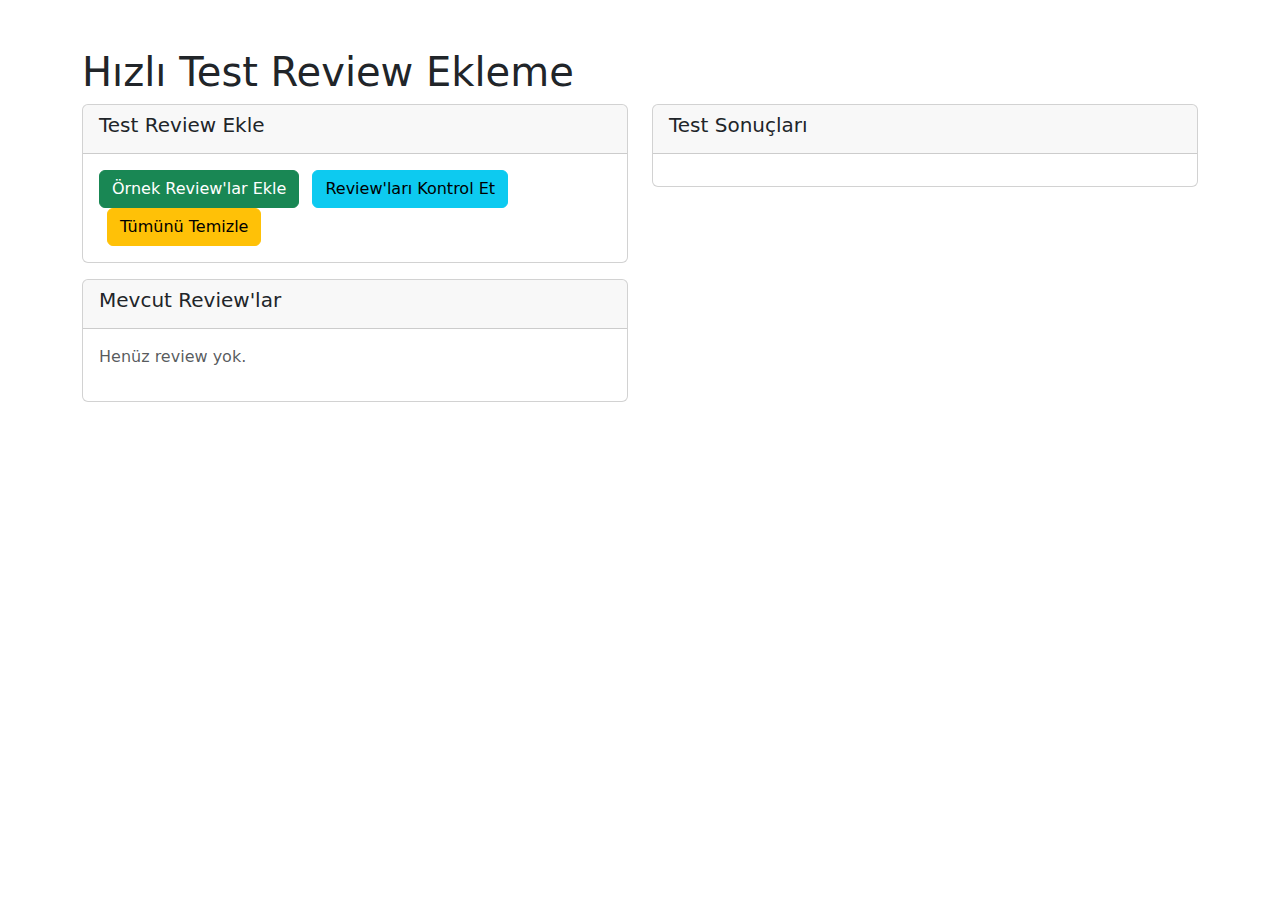
<file: quick-test.html>
<!DOCTYPE html>
<html lang="tr">
<head>
    <meta charset="UTF-8">
    <meta name="viewport" content="width=device-width, initial-scale=1.0">
    <title>Quick Test - Newizz</title>
    <link href="https://cdn.jsdelivr.net/npm/bootstrap@5.3.0/dist/css/bootstrap.min.css" rel="stylesheet">
</head>
<body>
    <div class="container mt-5">
        <h1>Hızlı Test Review Ekleme</h1>
        
        <div class="row">
            <div class="col-md-6">
                <div class="card">
                    <div class="card-header">
                        <h5>Test Review Ekle</h5>
                    </div>
                    <div class="card-body">
                        <button class="btn btn-success" onclick="addSampleReviews()">Örnek Review'lar Ekle</button>
                        <button class="btn btn-info ms-2" onclick="checkReviews()">Review'ları Kontrol Et</button>
                        <button class="btn btn-warning ms-2" onclick="clearReviews()">Tümünü Temizle</button>
                    </div>
                </div>
                
                <div class="card mt-3">
                    <div class="card-header">
                        <h5>Mevcut Review'lar</h5>
                    </div>
                    <div class="card-body">
                        <div id="reviews-display"></div>
                    </div>
                </div>
            </div>
            
            <div class="col-md-6">
                <div class="card">
                    <div class="card-header">
                        <h5>Test Sonuçları</h5>
                    </div>
                    <div class="card-body">
                        <div id="test-results"></div>
                    </div>
                </div>
            </div>
        </div>
    </div>

    <script>
        function addSampleReviews() {
            const sampleReviews = [
                {
                    _id: 'test_' + Date.now(),
                    propertyId: 'sample1',
                    propertyTitle: 'Luxury Villa - Dubai Marina',
                    propertyLocation: 'Dubai Marina',
                    userName: 'Ahmet Yılmaz',
                    userEmail: 'ahmet@example.com',
                    rating: 5,
                    comment: 'Harika bir villa! Deniz manzarası muhteşem ve konumu çok merkezi.',
                    avatarUrl: 'https://via.placeholder.com/50x50',
                    createdAt: new Date().toISOString()
                },
                {
                    _id: 'test_' + (Date.now() + 1),
                    propertyId: 'sample2',
                    propertyTitle: 'Modern Apartment - Downtown Dubai',
                    propertyLocation: 'Downtown Dubai',
                    userName: 'Fatma Demir',
                    userEmail: 'fatma@example.com',
                    rating: 4,
                    comment: 'Modern ve şık bir apartman. Burj Khalifa manzarası harika!',
                    avatarUrl: 'https://via.placeholder.com/50x50',
                    createdAt: new Date().toISOString()
                },
                {
                    _id: 'test_' + (Date.now() + 2),
                    propertyId: 'sample3',
                    propertyTitle: 'Beach House - Palm Jumeirah',
                    propertyLocation: 'Palm Jumeirah',
                    userName: 'Mehmet Kaya',
                    userEmail: 'mehmet@example.com',
                    rating: 5,
                    comment: 'Sahil evi hayalimizdi, gerçekten çok güzel! Plaja yakınlık mükemmel.',
                    avatarUrl: 'https://via.placeholder.com/50x50',
                    createdAt: new Date().toISOString()
                }
            ];
            
            const existingReviews = JSON.parse(localStorage.getItem('testReviews') || '[]');
            const allReviews = existingReviews.concat(sampleReviews);
            localStorage.setItem('testReviews', JSON.stringify(allReviews));
            
            document.getElementById('test-results').innerHTML = `
                <div class="alert alert-success">
                    ✅ ${sampleReviews.length} adet örnek review eklendi!
                </div>
            `;
            
            checkReviews();
        }
        
        function checkReviews() {
            const reviews = JSON.parse(localStorage.getItem('testReviews') || '[]');
            const display = document.getElementById('reviews-display');
            
            if (reviews.length === 0) {
                display.innerHTML = '<p class="text-muted">Henüz review yok.</p>';
                return;
            }
            
            const reviewsHTML = reviews.map(review => `
                <div class="border-bottom pb-2 mb-2">
                    <strong>${review.userName}</strong> - ${review.propertyTitle}<br>
                    <small class="text-muted">Rating: ${'★'.repeat(review.rating)}${'☆'.repeat(5-review.rating)}</small><br>
                    <small>${review.comment.substring(0, 50)}...</small>
                </div>
            `).join('');
            
            display.innerHTML = reviewsHTML;
            
            document.getElementById('test-results').innerHTML = `
                <div class="alert alert-info">
                    📊 Toplam ${reviews.length} review bulundu.
                </div>
            `;
        }
        
        function clearReviews() {
            if (confirm('Tüm test review\'ları silmek istediğinizden emin misiniz?')) {
                localStorage.removeItem('testReviews');
                document.getElementById('reviews-display').innerHTML = '<p class="text-muted">Henüz review yok.</p>';
                document.getElementById('test-results').innerHTML = `
                    <div class="alert alert-warning">
                        🗑️ Tüm review'lar silindi.
                    </div>
                `;
            }
        }
        
        // Sayfa yüklendiğinde review'ları kontrol et
        document.addEventListener('DOMContentLoaded', function() {
            checkReviews();
        });
    </script>
</body>
</html>
</file>
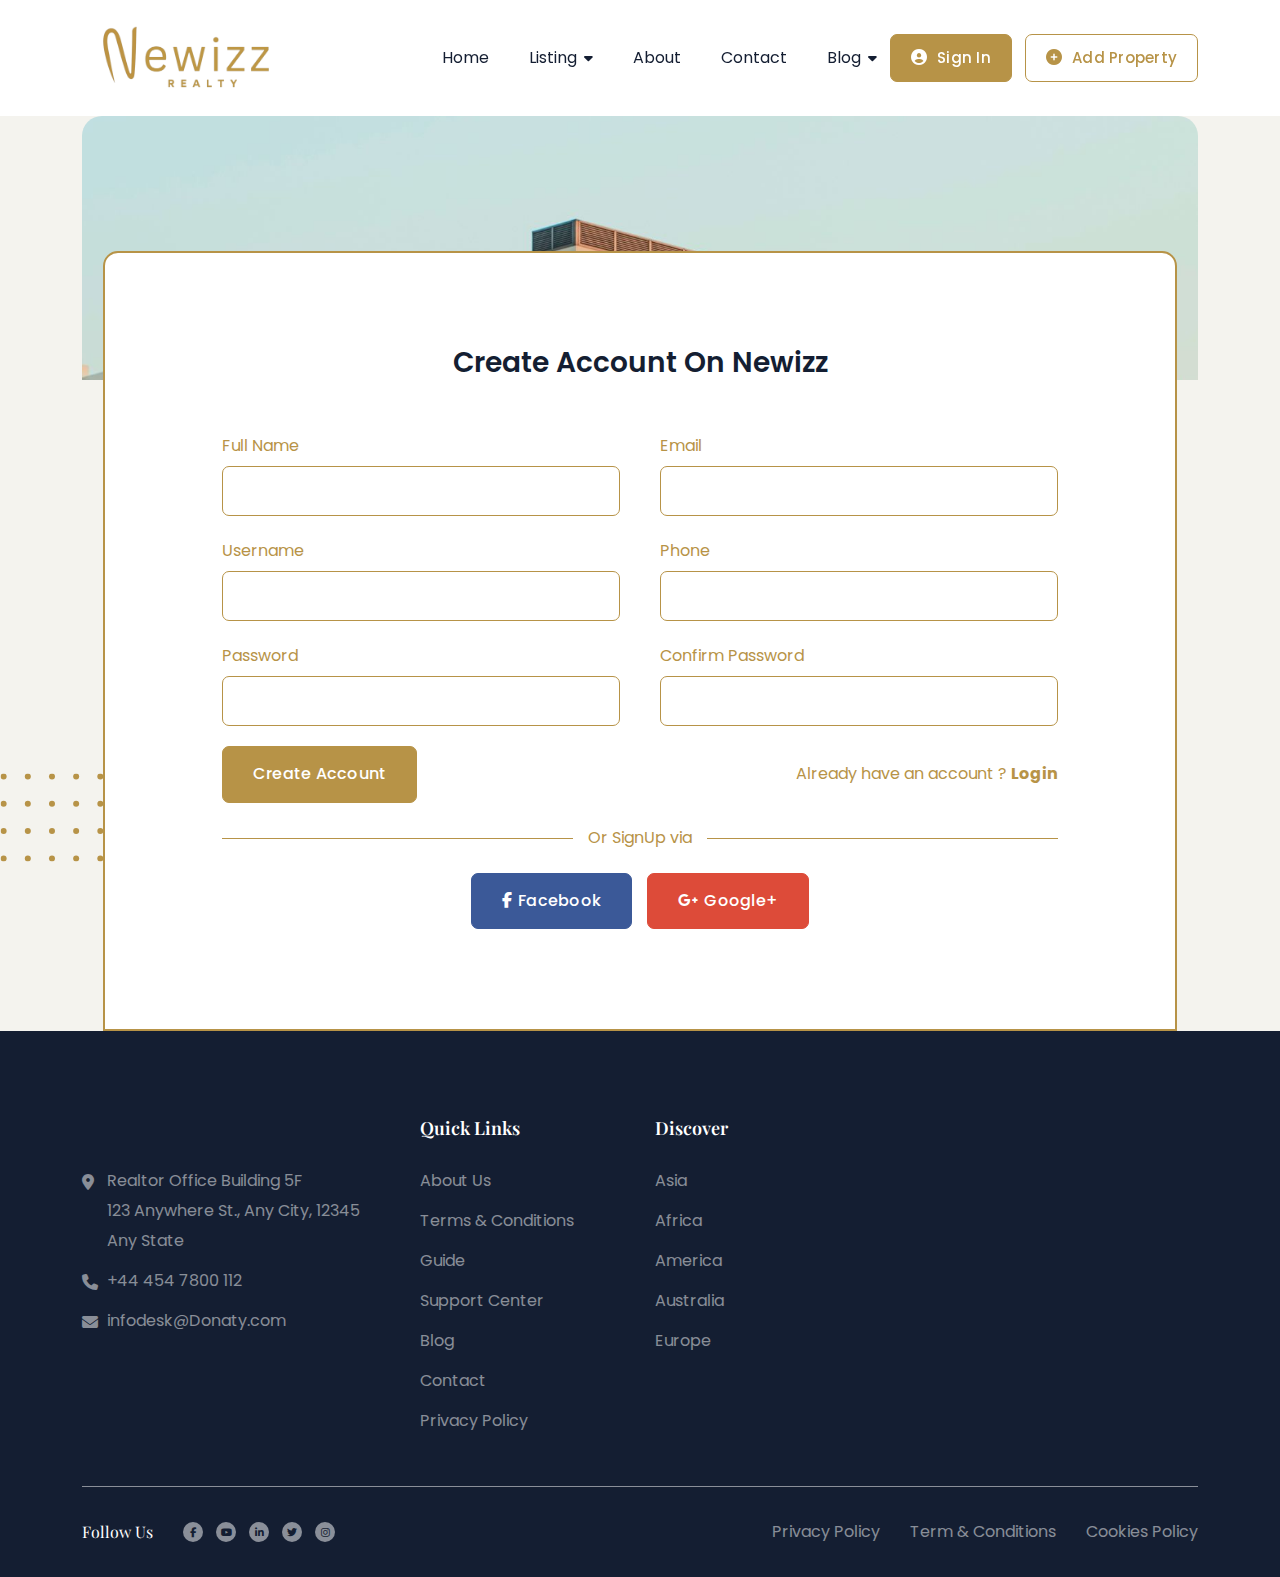
<file: sign-up.html>
<!DOCTYPE html>
<html class="no-js" lang="en">
  <head>
    <!-- Meta Tags -->
    <meta charset="utf-8">
    <meta http-equiv="x-ua-compatible" content="ie=edge">
    <meta name="viewport" content="width=device-width, initial-scale=1">
    <meta name="description" content="Newizz Real Estate">
    <meta name="author" content="jirlie.com">
    <!-- Favicon Icon -->
    <link rel="icon" href="assets/newizz_img/favlogo.png">
    <!-- Site Title -->
    <title>Newizz Real Estate</title>
    <!-- Fonts -->
    <link rel="preconnect" href="https://fonts.googleapis.com">
    <link rel="preconnect" href="https://fonts.gstatic.com" crossorigin>
    <link href="https://fonts.googleapis.com/css2?family=DM+Sans:ital,opsz,wght@0,9..40,100..1000;1,9..40,100..1000&family=Playfair+Display:ital,wght@0,400..900;1,400..900&family=Poppins:ital,wght@0,100;0,200;0,300;0,400;0,500;0,600;0,700;0,800;0,900;1,100;1,200;1,300;1,400;1,500;1,600;1,700;1,800;1,900&display=swap" rel="stylesheet">
    <!-- CSS Stylesheets -->
    <link rel="stylesheet" href="assets/css/bootstrap.min.css">
    <link rel="stylesheet" href="assets/css/fontawesome.min.css">
    <link rel="stylesheet" href="assets/css/slick.min.css">
    <link rel="stylesheet" href="assets/css/light-gallery.min.css">
    <link rel="stylesheet" href="assets/css/jquery-ui.min.css">
    <link rel="stylesheet" href="assets/css/odometer.css">
    <link rel="stylesheet" href="assets/css/animate.css">
    <link rel="stylesheet" href="assets/css/style.css">
  </head>
  <body>
    <!-- Start Preloader -->
    <div class="cs_preloader cs_center">
      <div class="cs_preloader_in cs_center cs_radius_50">
        <span class="cs_center cs_white_bg cs_accent_color">
          <svg width="50" height="50" viewBox="0 0 24 24" fill="none" xmlns="http://www.w3.org/2000/svg">
            <path d="M24 7.96075V21.317C23.9993 22.0283 23.7181 22.7104 23.2182 23.2134C22.7182 23.7164 22.0404 23.9993 21.3333 24H16.8889C16.4174 24 15.9652 23.8115 15.6318 23.4761C15.2984 23.1407 15.1111 22.6857 15.1111 22.2113V17.2924C15.1111 17.0552 15.0175 16.8277 14.8508 16.66C14.6841 16.4923 14.458 16.398 14.2222 16.398H9.77778C9.54203 16.398 9.31594 16.4923 9.14924 16.66C8.98254 16.8277 8.88889 17.0552 8.88889 17.2924V22.2113C8.88889 22.6857 8.70159 23.1407 8.36819 23.4761C8.03479 23.8115 7.58261 24 7.11111 24H2.66667C1.95964 23.9993 1.28177 23.7164 0.781828 23.2134C0.281884 22.7104 0.000705969 22.0283 0 21.317V7.96075C0.000665148 7.65188 0.0804379 7.34839 0.231621 7.07957C0.382805 6.81075 0.600296 6.58567 0.863111 6.42605L11.0853 0.255041C11.3617 0.0881572 11.6779 0 12.0002 0C12.3225 0 12.6388 0.0881572 12.9151 0.255041L23.1373 6.42605C23.4001 6.58573 23.6175 6.81083 23.7686 7.07965C23.9197 7.34846 23.9994 7.65192 24 7.96075Z" fill="currentColor"/>
          </svg>
        </span>
      </div>
    </div>
    <!-- End Preloader -->
    <!-- Start Header Section -->
    <header class="cs_site_header cs_style_1 cs_sticky_header">
      <div class="cs_main_header">
        <div class="container">
          <div class="cs_main_header_in">
            <div class="cs_main_header_left">
              <a class="cs_site_branding" href="index.html" aria-label="Click to visit home page"><img src="assets/newizz_img/logo_bgremoved.PNG" alt="Logo"></a>
              <nav class="cs_nav cs_heading_color">
                <ul class="cs_nav_list">
                  <li>
                    <a href="index.html" aria-label="Home">Home</a>
                  </li>
                  <li class="menu-item-has-children">
                    <a href="">Listing</a>
                    <ul>
                      <li><a href="property-grid.html" aria-label="Click to visit all property page">Property Grid View</a></li>
                      <li><a href="property-map.html" aria-label="Click to visit property map view page">Property Map View</a></li>
                      <li><a href="property-details.html" aria-label="Click to visit property details page">Property Details</a></li>
                      <!-- <li><a href="property-details-v2.html" aria-label="Click to visit property details V2 page">Property Details V2</a></li> -->
                    </ul>
                  </li>
                  <li><a href="about.html" aria-label="Click to visit about page">About</a></li>
                  <li><a href="contact.html" aria-label="Click to visit contact page">Contact</a></li>
                  <li class="menu-item-has-children">
                    <a href="">Blog</a>
                    <ul>
                      <li><a href="blog.html" aria-label="Click to visit all posts">Blog</a></li>
                      <li><a href="blog-details.html" aria-label="Click to read post details">Blog Details</a></li>
                    </ul>
                  </li>
                </ul>
              </nav>
            </div>
            <div class="cs_main_header_right">
              <a href="sign-up.html" aria-label="Sign In Button" class="cs_btn cs_style_1 cs_accent_bg cs_fs_15 cs_medium cs_white_color cs_radius_7">
              <span class="cs_btn_icon"><i class="fa-solid fa-circle-user"></i></span>
              <span class="cs_btn_text">Sign In</span>
              </a>
              <a href="profile.html" aria-label="Add Property Button" class="cs_btn cs_style_1 cs_type_1 cs_accent_color cs_fs_15 cs_medium cs_radius_7">
              <span class="cs_btn_icon"><i class="fa-solid fa-circle-plus"></i></span>
              <span class="cs_btn_text">Add Property</span>
              </a>
            </div>
          </div>
        </div>
      </div>
    </header>
    <div class="cs_height_116 cs_height_lg_110"></div>
    <div id="authAlertContainer" class="auth-alert-container"></div>
    <!-- End Header Section -->
    <!-- Start Page Header Section -->
    <div class="cs_page_heading cs_style_2 position-relative">
      <div class="container">
        <div class="cs_page_heading_content_wrapper cs_type_3 cs_heading_bg cs_bg_filed cs_center_column" data-src="assets/img/page_header_2.jpg">
        </div>
      </div>
    </div>
    <!-- End Page Header Section -->
    <!-- Start Register Section -->
    <section class="cs_contact position-relative">
      <div class="container">
        <div class="cs_contact_form_wrapper cs_white_bg cs_center_column">
          <h2 class="cs_fs_28 cs_semibold cs_body_font cs_mb_51 wow fadeInDown">Create Account On Newizz</h2>
          <form class="cs_contact_form cs_row_gap_40 row cs_gap_y_20 cs_mb_20">
            <div class="col-sm-6">
              <label for="fullname">Full Name</label>
              <input type="text" name="fullname" class="cs_form_field cs_radius_7" id="fullname" required>
            </div>
            <div class="col-sm-6">
              <label for="email">Email</label>
              <input type="email" name="email" class="cs_form_field cs_radius_7" id="email" autocomplete="given-email" required>
            </div>
            <div class="col-sm-6">
              <label for="username">Username</label>
              <input type="text" name="username" class="cs_form_field cs_radius_7" id="username" autocomplete="given-name">
            </div>
            <div class="col-sm-6">
              <label for="phone">Phone</label>
              <input type="number" name="phone" class="cs_form_field cs_radius_7" id="phone" autocomplete="given-number">
            </div>
            <div class="col-sm-6">
              <label for="password">Password</label>
              <input type="password" name="password" class="cs_form_field cs_radius_7" id="password" required minlength="6">
            </div>
            <div class="col-sm-6">
              <label for="cpassword">Confirm Password</label>
              <input type="password" name="cpassword" class="cs_form_field cs_radius_7" id="cpassword" required minlength="6">
            </div>
            <div class="col-sm-5">
              <button type="submit" aria-label="Register button" class="cs_btn cs_style_1 cs_accent_bg cs_white_color cs_medium cs_radius_7">
              <span>Create Account</span>
              </button>
            </div>
            <div class="col-sm-7 m-auto">
              <div class="text-end">Already have an account ? <b><a href="login.html">Login</a></b></div>
            </div>
          </form>
          <div class="cs_social_login_divider cs_center cs_mb_20"><span>Or SignUp via</span></div>
          <div class="cs_social_login">
            <ul class="cs_social_login_btns cs_center cs_mp_0">
              <li><a href="#" class="cs_btn cs_style_1 cs_medium cs_radius_7 cs_facebook">
                <span><i class="fa-brands fa-facebook-f"></i>Facebook</span></a>
              </li>
              <li><a href="#" class="cs_btn cs_style_1 cs_medium cs_radius_7 cs_google">
                <span><i class="fa-brands fa-google-plus-g"></i>Google+</span></a>
              </li>
            </ul>
          </div>
        </div>
        <div class="cs_contact_shape_1 cs_accent_color position-absolute">
          <svg width="88" height="127" viewBox="0 0 88 127" fill="none" xmlns="http://www.w3.org/2000/svg">
            <circle cx="3" cy="3" r="3" transform="matrix(1 0 0 -1 0 126.863)" fill="currentColor"/>
            <circle cx="3" cy="3" r="3" transform="matrix(1 0 0 -1 54.5833 126.863)" fill="currentColor"/>
            <circle cx="3" cy="3" r="3" transform="matrix(1 0 0 -1 27.2917 126.863)" fill="currentColor"/>
            <circle cx="3" cy="3" r="3" transform="matrix(1 0 0 -1 81.875 126.863)" fill="currentColor"/>
            <circle cx="3" cy="3" r="3" transform="matrix(1 0 0 -1 0 102.691)" fill="currentColor"/>
            <circle cx="3" cy="3" r="3" transform="matrix(1 0 0 -1 54.5833 102.691)" fill="currentColor"/>
            <circle cx="3" cy="3" r="3" transform="matrix(1 0 0 -1 27.2917 102.691)" fill="currentColor"/>
            <circle cx="3" cy="3" r="3" transform="matrix(1 0 0 -1 81.875 102.691)" fill="currentColor"/>
            <circle cx="3" cy="3" r="3" transform="matrix(1 0 0 -1 0 78.5186)" fill="currentColor"/>
            <circle cx="3" cy="3" r="3" transform="matrix(1 0 0 -1 54.5833 78.5186)" fill="currentColor"/>
            <circle cx="3" cy="3" r="3" transform="matrix(1 0 0 -1 27.2917 78.5186)" fill="currentColor"/>
            <circle cx="3" cy="3" r="3" transform="matrix(1 0 0 -1 81.875 78.5186)" fill="currentColor"/>
            <circle cx="3" cy="3" r="3" transform="matrix(1 0 0 -1 0 54.3452)" fill="currentColor"/>
            <circle cx="3" cy="3" r="3" transform="matrix(1 0 0 -1 54.5833 54.3452)" fill="currentColor"/>
            <circle cx="3" cy="3" r="3" transform="matrix(1 0 0 -1 27.2917 54.3452)" fill="currentColor"/>
            <circle cx="3" cy="3" r="3" transform="matrix(1 0 0 -1 81.875 54.3452)" fill="currentColor"/>
            <circle cx="3" cy="3" r="3" transform="matrix(1 0 0 -1 0 30.1729)" fill="currentColor"/>
            <circle cx="3" cy="3" r="3" transform="matrix(1 0 0 -1 54.5833 30.1729)" fill="currentColor"/>
            <circle cx="3" cy="3" r="3" transform="matrix(1 0 0 -1 27.2917 30.1729)" fill="currentColor"/>
            <circle cx="3" cy="3" r="3" transform="matrix(1 0 0 -1 81.875 30.1729)" fill="currentColor"/>
            <circle cx="3" cy="3" r="3" transform="matrix(1 0 0 -1 0 6.00024)" fill="currentColor"/>
            <circle cx="3" cy="3" r="3" transform="matrix(1 0 0 -1 54.5833 6.00049)" fill="currentColor"/>
            <circle cx="3" cy="3" r="3" transform="matrix(1 0 0 -1 27.2917 6.00049)" fill="currentColor"/>
            <circle cx="3" cy="3" r="3" transform="matrix(1 0 0 -1 81.875 6.00049)" fill="currentColor"/>
          </svg>
        </div>
        <div class="cs_contact_shape_2 cs_accent_color position-absolute">
          <svg width="88" height="127" viewBox="0 0 88 127" fill="none" xmlns="http://www.w3.org/2000/svg">
            <circle cx="3" cy="3" r="3" transform="matrix(1 0 0 -1 0 126.863)" fill="currentColor"/>
            <circle cx="3" cy="3" r="3" transform="matrix(1 0 0 -1 54.5833 126.863)" fill="currentColor"/>
            <circle cx="3" cy="3" r="3" transform="matrix(1 0 0 -1 27.2917 126.863)" fill="currentColor"/>
            <circle cx="3" cy="3" r="3" transform="matrix(1 0 0 -1 81.875 126.863)" fill="currentColor"/>
            <circle cx="3" cy="3" r="3" transform="matrix(1 0 0 -1 0 102.691)" fill="currentColor"/>
            <circle cx="3" cy="3" r="3" transform="matrix(1 0 0 -1 54.5833 102.691)" fill="currentColor"/>
            <circle cx="3" cy="3" r="3" transform="matrix(1 0 0 -1 27.2917 102.691)" fill="currentColor"/>
            <circle cx="3" cy="3" r="3" transform="matrix(1 0 0 -1 81.875 102.691)" fill="currentColor"/>
            <circle cx="3" cy="3" r="3" transform="matrix(1 0 0 -1 0 78.5186)" fill="currentColor"/>
            <circle cx="3" cy="3" r="3" transform="matrix(1 0 0 -1 54.5833 78.5186)" fill="currentColor"/>
            <circle cx="3" cy="3" r="3" transform="matrix(1 0 0 -1 27.2917 78.5186)" fill="currentColor"/>
            <circle cx="3" cy="3" r="3" transform="matrix(1 0 0 -1 81.875 78.5186)" fill="currentColor"/>
            <circle cx="3" cy="3" r="3" transform="matrix(1 0 0 -1 0 54.3452)" fill="currentColor"/>
            <circle cx="3" cy="3" r="3" transform="matrix(1 0 0 -1 54.5833 54.3452)" fill="currentColor"/>
            <circle cx="3" cy="3" r="3" transform="matrix(1 0 0 -1 27.2917 54.3452)" fill="currentColor"/>
            <circle cx="3" cy="3" r="3" transform="matrix(1 0 0 -1 81.875 54.3452)" fill="currentColor"/>
            <circle cx="3" cy="3" r="3" transform="matrix(1 0 0 -1 0 30.1729)" fill="currentColor"/>
            <circle cx="3" cy="3" r="3" transform="matrix(1 0 0 -1 54.5833 30.1729)" fill="currentColor"/>
            <circle cx="3" cy="3" r="3" transform="matrix(1 0 0 -1 27.2917 30.1729)" fill="currentColor"/>
            <circle cx="3" cy="3" r="3" transform="matrix(1 0 0 -1 81.875 30.1729)" fill="currentColor"/>
            <circle cx="3" cy="3" r="3" transform="matrix(1 0 0 -1 0 6.00024)" fill="currentColor"/>
            <circle cx="3" cy="3" r="3" transform="matrix(1 0 0 -1 54.5833 6.00049)" fill="currentColor"/>
            <circle cx="3" cy="3" r="3" transform="matrix(1 0 0 -1 27.2917 6.00049)" fill="currentColor"/>
            <circle cx="3" cy="3" r="3" transform="matrix(1 0 0 -1 81.875 6.00049)" fill="currentColor"/>
          </svg>
        </div>
      </div>
    </section>
    <!-- End Register Section -->
    <!-- Start Footer Section -->
     <footer class="cs_footer cs_style_1 cs_heading_bg cs_gray_color">
      <div class="container">
        <div class="cs_footer_row">
          <div class="cs_footer_col">
            <div class="cs_footer_widget">
              <div class="cs_footer_widget">
                <h2 class="cs_footer_widget_title cs_fs_18 cs_white_color cs_semibold wow fadeInDown">Newizz Properties</h2>
                <ul class="cs_footer_widget_address cs_mp_0">
                  <li><i class="fa-solid fa-location-dot"></i>Realtor Office Building 5F <br> 123 Anywhere St., Any City, 12345 Any State</li>
                  <li><a href="tel:+444547800112" aria-label="Phone Link"><i class="fa-solid fa-phone"></i>+44 454 7800 112</a></li>
                  <li><a href="mailto:infodesk@Donaty.com" aria-label="Email Link"><i class="fa-solid fa-envelope"></i>infodesk@Donaty.com</a></li>
                </ul>
              </div>
            </div>
          </div>
          <div class="cs_footer_col">
            <div class="cs_footer_widget">
              <h2 class="cs_footer_widget_title cs_fs_18 cs_white_color cs_semibold">Quick Links</h2>
              <ul class="cs_footer_widget_menu">
                <li><a href="about.html" aria-label="Page Link">About Us</a></li>
                <li><a href="#" aria-label="Page Link">Terms & Conditions</a></li>
                <li><a href="#" aria-label="Page Link">Guide</a></li>
                <li><a href="#" aria-label="Page Link">Support Center</a></li>
                <li><a href="blog.html" aria-label="Page Link">Blog</a></li>
                <li><a href="contact.html" aria-label="Page Link">Contact</a></li>
                <li><a href="#" aria-label="Page Link">Privacy Policy</a></li>
              </ul>
            </div>
          </div>
          <div class="cs_footer_col">
            <div class="cs_footer_widget">
              <h2 class="cs_footer_widget_title cs_fs_18 cs_white_color cs_semibold">Discover</h2>
              <ul class="cs_footer_widget_menu">
                <li>Asia</li>
                <li>Africa</li>
                <li>America</li>
                <li>Australia</li>
                <li>Europe</li>
              </ul>
            </div>
          </div>
          <div class="cs_footer_col">
            <div class="cs_newsletter cs_style_1">
              <h2 class="cs_newsletter_title cs_fs_24 cs_semibold cs_white_color cs_mb_53 cs_mb_lg_30 wow fadeInDown">Get the latest information about properties from Newizz</h2>
              <form action="#" class="cs_newsletter_form cs_radius_10 wow fadeInUp">
                <input type="email" name="email" class="cs_newsletter_input cs_radius_7" placeholder="Enter your email here" autocomplete="given-email">
                <button type="submit" aria-label="Subscribe Button" class="cs_btn cs_style_1 cs_accent_bg cs_white_color cs_medium cs_radius_7">
                <span class="cs_btn_text">Subscribe</span>
                </button>
              </form>
            </div>
          </div>
        </div>
      </div>
      <div class="cs_footer_bottom">
        <div class="container">
          <div class="cs_footer_bottom_in">
            <div class="cs_socials_wrapper">
              <h3 class="cs_fs_16 cs_white_color cs_normal mb-0">Follow Us</h3>
              <div class="cs_social_btns cs_style_1">
                <a href="#" aria-label="Social button" class="cs_center cs_radius_50 cs_gray_bg">
                <i class="fa-brands fa-facebook-f"></i>
                </a>
                <a href="#" aria-label="Social button" class="cs_center cs_radius_50 cs_gray_bg">
                <i class="fa-brands fa-youtube"></i>
                </a>
                <a href="#" aria-label="Social button" class="cs_center cs_radius_50 cs_gray_bg">
                <i class="fa-brands fa-linkedin-in"></i>
                </a>
                <a href="#" aria-label="Social button" class="cs_center cs_radius_50 cs_gray_bg">
                <i class="fa-brands fa-twitter"></i>
                </a>
                <a href="#" aria-label="Social button" class="cs_center cs_radius_50 cs_gray_bg">
                <i class="fa-brands fa-instagram"></i>
                </a>
              </div>
            </div>
            <ul class="cs_footer_widget_menu">
              <li><a href="#" aria-label="Privacy & Policy">Privacy Policy</a></li>
              <li><a href="#" aria-label="Terms & Condition">Term & Conditions</a></li>
              <li><a href="#" aria-label="Cookies & Policy">Cookies Policy</a></li>
            </ul>
          </div>
        </div>
      </div>
    </footer>
    <!-- End Footer Section -->
    <!-- Start Scroll To Top Button -->
    <button type="button" class="cs_scrolltop_btn cs_center cs_radius_50 cs_white_bg cs_accent_color">
      <svg xmlns="http://www.w3.org/2000/svg" width="2em" height="2em" viewBox="0 0 15 15">
        <path fill="currentColor" fill-rule="evenodd" d="M7.146 2.146a.5.5 0 0 1 .708 0l4 4a.5.5 0 0 1-.708.708L8 3.707V12.5a.5.5 0 0 1-1 0V3.707L3.854 6.854a.5.5 0 1 1-.708-.708z" clip-rule="evenodd"/>
      </svg>
    </button>
    <!-- End Scroll To Top Button -->
    <!-- Script -->
    <script src="assets/js/jquery.min.js"></script>
    <script src="assets/js/jquery.slick.min.js"></script>
    <script src="assets/js/light-gallery.min.js"></script>
    <script src="assets/js/jquery-ui.min.js"></script>
    <script src="assets/js/odometer.js"></script>
    <script src="assets/js/wow.min.js"></script>
    <script src="assets/js/main.js"></script>
   <script>
document.addEventListener("DOMContentLoaded", function () {
  const form = document.querySelector(".cs_contact_form");

  form.addEventListener("submit", async function (e) {
    e.preventDefault();

    const username = document.getElementById("username").value.trim();
    const email = document.getElementById("email").value.trim();
    const password = document.getElementById("password").value.trim();
    const cpassword = document.getElementById("cpassword").value.trim();

    function showAuthAlert(type, message) {
      const container = document.getElementById('authAlertContainer');
      if (!container) return alert(message);
      const div = document.createElement('div');
      div.className = `auth-alert auth-alert--${type}`;
      div.innerHTML = `<strong style=\"font-weight:600;\">${message}</strong><button type=\"button\" class=\"auth-alert__close\">×</button>`;
      div.querySelector('.auth-alert__close').onclick = () => div.remove();
      container.prepend(div);
      setTimeout(() => { div.classList.add('auth-alert--hide'); setTimeout(() => div.remove(), 200); }, 3000);
    }

    if (password !== cpassword) {
      showAuthAlert('warning', '⚠️ Passwords do not match');
      return;
    }

    try {
      const response = await fetch("http://localhost:3000/api/auth/signup", {
        method: "POST",
        headers: {
          "Content-Type": "application/json",
        },
        body: JSON.stringify({ name: username || document.getElementById("fullname").value.trim(), email, password }),
      });

      const data = await response.json();

      if (response.ok && data.success) {
        showAuthAlert('success', '✅ Account created successfully! Redirecting to login…');
        setTimeout(() => { window.location.href = "login.html"; }, 1000);
      } else {
        showAuthAlert('danger', '❌ ' + (data.message || 'Registration failed'));
      }
    } catch (err) {
      console.error(err);
      showAuthAlert('danger', '❌ Connection error');
    }
  });
});
</script>


  </body>
</html>
</file>
<file: assets/css/odometer.css>
.odometer-inside {
  display: flex;
  align-items: center;
}
.odometer.odometer-auto-theme,
.odometer.odometer-theme-default {
  display: -moz-inline-box;
  -moz-box-orient: vertical;
  display: inline-block;
  vertical-align: middle;
  vertical-align: auto;
  position: relative;
}
.odometer.odometer-auto-theme,
.odometer.odometer-theme-default {
  display: inline;
}
.odometer.odometer-auto-theme .odometer-digit,
.odometer.odometer-theme-default .odometer-digit {
  display: -moz-inline-box;
  -moz-box-orient: vertical;
  display: inline-block;
  vertical-align: middle;
  vertical-align: auto;
  position: relative;
}
.odometer.odometer-auto-theme .odometer-digit,
.odometer.odometer-theme-default .odometer-digit {
  display: inline;
}
.odometer.odometer-auto-theme .odometer-digit .odometer-digit-spacer,
.odometer.odometer-theme-default .odometer-digit .odometer-digit-spacer {
  display: -moz-inline-box;
  -moz-box-orient: vertical;
  display: inline-block;
  vertical-align: middle;
  vertical-align: auto;
  visibility: hidden;
}
.odometer.odometer-auto-theme .odometer-digit .odometer-digit-spacer,
.odometer.odometer-theme-default .odometer-digit .odometer-digit-spacer {
  display: inline;
}
.odometer.odometer-auto-theme .odometer-digit .odometer-digit-inner,
.odometer.odometer-theme-default .odometer-digit .odometer-digit-inner {
  text-align: left;
  display: block;
  position: absolute;
  top: 0;
  left: 0;
  right: 0;
  bottom: 0;
  overflow: hidden;
}
.odometer.odometer-auto-theme .odometer-digit .odometer-ribbon,
.odometer.odometer-theme-default .odometer-digit .odometer-ribbon {
  display: block;
}
.odometer.odometer-auto-theme .odometer-digit .odometer-ribbon-inner,
.odometer.odometer-theme-default .odometer-digit .odometer-ribbon-inner {
  display: block;
  -webkit-backface-visibility: hidden;
}
.odometer.odometer-auto-theme .odometer-digit .odometer-value,
.odometer.odometer-theme-default .odometer-digit .odometer-value {
  display: block;
  -webkit-transform: translateZ(0);
}
.odometer.odometer-auto-theme
  .odometer-digit
  .odometer-value.odometer-last-value,
.odometer.odometer-theme-default
  .odometer-digit
  .odometer-value.odometer-last-value {
  position: absolute;
}
.odometer.odometer-auto-theme.odometer-animating-up .odometer-ribbon-inner,
.odometer.odometer-theme-default.odometer-animating-up .odometer-ribbon-inner {
  -webkit-transition: -webkit-transform 2s;
  -moz-transition: -moz-transform 2s;
  -ms-transition: -ms-transform 2s;
  -o-transition: -o-transform 2s;
  transition: transform 2s;
}
.odometer.odometer-auto-theme.odometer-animating-up.odometer-animating
  .odometer-ribbon-inner,
.odometer.odometer-theme-default.odometer-animating-up.odometer-animating
  .odometer-ribbon-inner {
  -webkit-transform: translateY(-100%);
  -moz-transform: translateY(-100%);
  -ms-transform: translateY(-100%);
  -o-transform: translateY(-100%);
  transform: translateY(-100%);
}
.odometer.odometer-auto-theme.odometer-animating-down .odometer-ribbon-inner,
.odometer.odometer-theme-default.odometer-animating-down
  .odometer-ribbon-inner {
  -webkit-transform: translateY(-100%);
  -moz-transform: translateY(-100%);
  -ms-transform: translateY(-100%);
  -o-transform: translateY(-100%);
  transform: translateY(-100%);
}
.odometer.odometer-auto-theme.odometer-animating-down.odometer-animating
  .odometer-ribbon-inner,
.odometer.odometer-theme-default.odometer-animating-down.odometer-animating
  .odometer-ribbon-inner {
  -webkit-transition: -webkit-transform 2s;
  -moz-transition: -moz-transform 2s;
  -ms-transition: -ms-transform 2s;
  -o-transition: -o-transform 2s;
  transition: transform 2s;
  -webkit-transform: translateY(0);
  -moz-transform: translateY(0);
  -ms-transform: translateY(0);
  -o-transform: translateY(0);
  transform: translateY(0);
}

.odometer.odometer-auto-theme .odometer-value,
.odometer.odometer-theme-default .odometer-value {
  text-align: center;
}
</file>
<file: assets/css/style.css>
/*--------------------------------------------------------------
## TABLE OF CONTENTS:
----------------------------------------------------------------
01. Variables
02. Typography
03. Spacing
04. General
05. Header
06. Footer
07. Video Modal
08. slider
09. Hero
10. Iconbox
11. Cards
12. Layouts
13. Tabs
14. Post
15. Sidebar
--------------------------------------------------------------*/
/*--------------------------------------------------------------
## 1. All Color Variable
----------------------------------------------------------------*/
:root {
  --white-color: #fff;
  --black-color: #222;
  --heading-color: #141e32;
  --accent-color: #b79347;
  --body-color: #b79347;
  --gray-color: rgba(255, 255, 255, 0.5);
  --light-gray-color: #eae7dd;
  --border-color: #b79347;
  --heading-font: "Playfair Display", serif;
  --body-font: "Poppins", sans-serif;
}

/*--------------------------------------------------------------
 2. Typography
----------------------------------------------------------------*/
/* Google Fonts */
body,
html {
  color: var(--body-color);
  font-family: var(--body-font);
  font-size: 16px;
  line-height: 1.88em;
  font-weight: 400;
  overflow-x: clip;
}

h1,
h2,
h3,
h4,
h5,
h6 {
  clear: both;
  color: var(--heading-color);
  padding: 0;
  margin: 0 0 20px 0;
  font-weight: 700;
  line-height: 1.2em;
  font-family: var(--heading-font);
}

.cs_heading_font {
  font-family: var(--heading-font);
}

.cs_body_font {
  font-family: var(--body-font);
}

h1 {
  font-size: 56px;
}

h2 {
  font-size: 42px;
}

h3 {
  font-size: 30px;
}

h4 {
  font-size: 24px;
}

h5 {
  font-size: 18px;
}

h6 {
  font-size: 16px;
}

p {
  margin-bottom: 15px;
}

ul {
  margin: 0 0 25px 0;
  padding-left: 20px;
  list-style: square outside none;
}

ol {
  padding-left: 20px;
  margin-bottom: 25px;
}

dfn,
cite,
em,
i {
  font-style: italic;
}

blockquote {
  margin: 0 15px;
  font-style: italic;
  font-size: 20px;
  line-height: 1.6em;
  margin: 0;
}

address {
  margin: 0 0 15px;
}

img {
  border: 0;
  max-width: 100%;
  height: auto;
}

a {
  color: inherit;
  text-decoration: none;
  transition: all 0.3s ease;
}

button {
  color: inherit;
  transition: all 0.3s ease;
  cursor: pointer;
}

a:hover {
  text-decoration: none;
  color: var(--accent-color);
}

table {
  width: 100%;
  margin-bottom: 25px;
}
table th {
  font-weight: 600;
  color: var(--body-color);
}
table td,
table th {
  border-top: 1px solid var(--border-color);
  padding: 11px 10px;
}

dl {
  margin-bottom: 25px;
}
dl dt {
  font-weight: 600;
}

b,
strong {
  font-weight: bold;
}

pre {
  color: var(--body-color);
  border: 1px solid var(--border-color);
  font-size: 18px;
  padding: 25px;
  border-radius: 5px;
}

kbd {
  font-size: 100%;
  background-color: var(--body-color);
  border-radius: 5px;
}

input,
textarea {
  color: var(--heading-color);
  transition: all 0.4s ease;
}

/*--------------------------------------------------------------
  3. Spacing
----------------------------------------------------------------*/
.cs_mb_1 {
  margin-bottom: 1px;
}

.cs_mb_2 {
  margin-bottom: 2px;
}

.cs_mb_3 {
  margin-bottom: 3px;
}

.cs_mb_4 {
  margin-bottom: 4px;
}

.cs_mb_5 {
  margin-bottom: 5px;
}

.cs_mb_6 {
  margin-bottom: 6px;
}

.cs_mb_7 {
  margin-bottom: 7px;
}

.cs_mb_8 {
  margin-bottom: 8px;
}

.cs_mb_9 {
  margin-bottom: 9px;
}

.cs_mb_10 {
  margin-bottom: 10px;
}

.cs_mb_11 {
  margin-bottom: 11px;
}

.cs_mb_12 {
  margin-bottom: 12px;
}

.cs_mb_13 {
  margin-bottom: 13px;
}

.cs_mb_14 {
  margin-bottom: 14px;
}

.cs_mb_15 {
  margin-bottom: 15px;
}

.cs_mb_16 {
  margin-bottom: 16px;
}

.cs_mb_17 {
  margin-bottom: 17px;
}

.cs_mb_18 {
  margin-bottom: 18px;
}

.cs_mb_19 {
  margin-bottom: 19px;
}

.cs_mb_20 {
  margin-bottom: 20px;
}

.cs_mb_21 {
  margin-bottom: 21px;
}

.cs_mb_22 {
  margin-bottom: 22px;
}

.cs_mb_23 {
  margin-bottom: 23px;
}

.cs_mb_24 {
  margin-bottom: 24px;
}

.cs_mb_25 {
  margin-bottom: 25px;
}

.cs_mb_26 {
  margin-bottom: 26px;
}

.cs_mb_27 {
  margin-bottom: 27px;
}

.cs_mb_28 {
  margin-bottom: 28px;
}

.cs_mb_29 {
  margin-bottom: 29px;
}

.cs_mb_30 {
  margin-bottom: 30px;
}

.cs_mb_31 {
  margin-bottom: 31px;
}

.cs_mb_32 {
  margin-bottom: 32px;
}

.cs_mb_33 {
  margin-bottom: 33px;
}

.cs_mb_34 {
  margin-bottom: 34px;
}

.cs_mb_35 {
  margin-bottom: 35px;
}

.cs_mb_36 {
  margin-bottom: 36px;
}

.cs_mb_37 {
  margin-bottom: 37px;
}

.cs_mb_38 {
  margin-bottom: 38px;
}

.cs_mb_39 {
  margin-bottom: 39px;
}

.cs_mb_40 {
  margin-bottom: 40px;
}

.cs_mb_41 {
  margin-bottom: 41px;
}

.cs_mb_42 {
  margin-bottom: 42px;
}

.cs_mb_43 {
  margin-bottom: 43px;
}

.cs_mb_44 {
  margin-bottom: 44px;
}

.cs_mb_45 {
  margin-bottom: 45px;
}

.cs_mb_46 {
  margin-bottom: 46px;
}

.cs_mb_47 {
  margin-bottom: 47px;
}

.cs_mb_48 {
  margin-bottom: 48px;
}

.cs_mb_49 {
  margin-bottom: 49px;
}

.cs_mb_50 {
  margin-bottom: 50px;
}

.cs_mb_51 {
  margin-bottom: 51px;
}

.cs_mb_52 {
  margin-bottom: 52px;
}

.cs_mb_53 {
  margin-bottom: 53px;
}

.cs_mb_54 {
  margin-bottom: 54px;
}

.cs_mb_55 {
  margin-bottom: 55px;
}

.cs_mb_56 {
  margin-bottom: 56px;
}

.cs_mb_57 {
  margin-bottom: 57px;
}

.cs_mb_58 {
  margin-bottom: 58px;
}

.cs_mb_59 {
  margin-bottom: 59px;
}

.cs_mb_60 {
  margin-bottom: 60px;
}

@media screen and (max-width: 991px) {
  .cs_mb_lg_1 {
    margin-bottom: 1px;
  }
  .cs_mb_lg_2 {
    margin-bottom: 2px;
  }
  .cs_mb_lg_3 {
    margin-bottom: 3px;
  }
  .cs_mb_lg_4 {
    margin-bottom: 4px;
  }
  .cs_mb_lg_5 {
    margin-bottom: 5px;
  }
  .cs_mb_lg_6 {
    margin-bottom: 6px;
  }
  .cs_mb_lg_7 {
    margin-bottom: 7px;
  }
  .cs_mb_lg_8 {
    margin-bottom: 8px;
  }
  .cs_mb_lg_9 {
    margin-bottom: 9px;
  }
  .cs_mb_lg_10 {
    margin-bottom: 10px;
  }
  .cs_mb_lg_11 {
    margin-bottom: 11px;
  }
  .cs_mb_lg_12 {
    margin-bottom: 12px;
  }
  .cs_mb_lg_13 {
    margin-bottom: 13px;
  }
  .cs_mb_lg_14 {
    margin-bottom: 14px;
  }
  .cs_mb_lg_15 {
    margin-bottom: 15px;
  }
  .cs_mb_lg_16 {
    margin-bottom: 16px;
  }
  .cs_mb_lg_17 {
    margin-bottom: 17px;
  }
  .cs_mb_lg_18 {
    margin-bottom: 18px;
  }
  .cs_mb_lg_19 {
    margin-bottom: 19px;
  }
  .cs_mb_lg_20 {
    margin-bottom: 20px;
  }
  .cs_mb_lg_21 {
    margin-bottom: 21px;
  }
  .cs_mb_lg_22 {
    margin-bottom: 22px;
  }
  .cs_mb_lg_23 {
    margin-bottom: 23px;
  }
  .cs_mb_lg_24 {
    margin-bottom: 24px;
  }
  .cs_mb_lg_25 {
    margin-bottom: 25px;
  }
  .cs_mb_lg_26 {
    margin-bottom: 26px;
  }
  .cs_mb_lg_27 {
    margin-bottom: 27px;
  }
  .cs_mb_lg_28 {
    margin-bottom: 28px;
  }
  .cs_mb_lg_29 {
    margin-bottom: 29px;
  }
  .cs_mb_lg_30 {
    margin-bottom: 30px;
  }
  .cs_mb_lg_31 {
    margin-bottom: 31px;
  }
  .cs_mb_lg_32 {
    margin-bottom: 32px;
  }
  .cs_mb_lg_33 {
    margin-bottom: 33px;
  }
  .cs_mb_lg_34 {
    margin-bottom: 34px;
  }
  .cs_mb_lg_35 {
    margin-bottom: 35px;
  }
  .cs_mb_lg_36 {
    margin-bottom: 36px;
  }
  .cs_mb_lg_37 {
    margin-bottom: 37px;
  }
  .cs_mb_lg_38 {
    margin-bottom: 38px;
  }
  .cs_mb_lg_39 {
    margin-bottom: 39px;
  }
  .cs_mb_lg_40 {
    margin-bottom: 40px;
  }
}
@media screen and (min-width: 992px) {
  .cs_height_1 {
    height: 1px;
  }
  .cs_height_2 {
    height: 2px;
  }
  .cs_height_3 {
    height: 3px;
  }
  .cs_height_4 {
    height: 4px;
  }
  .cs_height_5 {
    height: 5px;
  }
  .cs_height_6 {
    height: 6px;
  }
  .cs_height_7 {
    height: 7px;
  }
  .cs_height_8 {
    height: 8px;
  }
  .cs_height_9 {
    height: 9px;
  }
  .cs_height_10 {
    height: 10px;
  }
  .cs_height_11 {
    height: 11px;
  }
  .cs_height_12 {
    height: 12px;
  }
  .cs_height_13 {
    height: 13px;
  }
  .cs_height_14 {
    height: 14px;
  }
  .cs_height_15 {
    height: 15px;
  }
  .cs_height_16 {
    height: 16px;
  }
  .cs_height_17 {
    height: 17px;
  }
  .cs_height_18 {
    height: 18px;
  }
  .cs_height_19 {
    height: 19px;
  }
  .cs_height_20 {
    height: 20px;
  }
  .cs_height_21 {
    height: 21px;
  }
  .cs_height_22 {
    height: 22px;
  }
  .cs_height_23 {
    height: 23px;
  }
  .cs_height_24 {
    height: 24px;
  }
  .cs_height_25 {
    height: 25px;
  }
  .cs_height_26 {
    height: 26px;
  }
  .cs_height_27 {
    height: 27px;
  }
  .cs_height_28 {
    height: 28px;
  }
  .cs_height_29 {
    height: 29px;
  }
  .cs_height_30 {
    height: 30px;
  }
  .cs_height_31 {
    height: 31px;
  }
  .cs_height_32 {
    height: 32px;
  }
  .cs_height_33 {
    height: 33px;
  }
  .cs_height_34 {
    height: 34px;
  }
  .cs_height_35 {
    height: 35px;
  }
  .cs_height_36 {
    height: 36px;
  }
  .cs_height_37 {
    height: 37px;
  }
  .cs_height_38 {
    height: 38px;
  }
  .cs_height_39 {
    height: 39px;
  }
  .cs_height_40 {
    height: 40px;
  }
  .cs_height_41 {
    height: 41px;
  }
  .cs_height_42 {
    height: 42px;
  }
  .cs_height_43 {
    height: 43px;
  }
  .cs_height_44 {
    height: 44px;
  }
  .cs_height_45 {
    height: 45px;
  }
  .cs_height_46 {
    height: 46px;
  }
  .cs_height_47 {
    height: 47px;
  }
  .cs_height_48 {
    height: 48px;
  }
  .cs_height_49 {
    height: 49px;
  }
  .cs_height_50 {
    height: 50px;
  }
  .cs_height_51 {
    height: 51px;
  }
  .cs_height_52 {
    height: 52px;
  }
  .cs_height_53 {
    height: 53px;
  }
  .cs_height_54 {
    height: 54px;
  }
  .cs_height_55 {
    height: 55px;
  }
  .cs_height_56 {
    height: 56px;
  }
  .cs_height_57 {
    height: 57px;
  }
  .cs_height_58 {
    height: 58px;
  }
  .cs_height_59 {
    height: 59px;
  }
  .cs_height_60 {
    height: 60px;
  }
  .cs_height_61 {
    height: 61px;
  }
  .cs_height_62 {
    height: 62px;
  }
  .cs_height_63 {
    height: 63px;
  }
  .cs_height_64 {
    height: 64px;
  }
  .cs_height_65 {
    height: 65px;
  }
  .cs_height_66 {
    height: 66px;
  }
  .cs_height_67 {
    height: 67px;
  }
  .cs_height_68 {
    height: 68px;
  }
  .cs_height_69 {
    height: 69px;
  }
  .cs_height_70 {
    height: 70px;
  }
  .cs_height_71 {
    height: 71px;
  }
  .cs_height_72 {
    height: 72px;
  }
  .cs_height_73 {
    height: 73px;
  }
  .cs_height_74 {
    height: 74px;
  }
  .cs_height_75 {
    height: 75px;
  }
  .cs_height_76 {
    height: 76px;
  }
  .cs_height_77 {
    height: 77px;
  }
  .cs_height_78 {
    height: 78px;
  }
  .cs_height_79 {
    height: 79px;
  }
  .cs_height_80 {
    height: 80px;
  }
  .cs_height_81 {
    height: 81px;
  }
  .cs_height_82 {
    height: 82px;
  }
  .cs_height_83 {
    height: 83px;
  }
  .cs_height_84 {
    height: 84px;
  }
  .cs_height_85 {
    height: 85px;
  }
  .cs_height_86 {
    height: 86px;
  }
  .cs_height_87 {
    height: 87px;
  }
  .cs_height_88 {
    height: 88px;
  }
  .cs_height_89 {
    height: 89px;
  }
  .cs_height_90 {
    height: 90px;
  }
  .cs_height_91 {
    height: 91px;
  }
  .cs_height_92 {
    height: 92px;
  }
  .cs_height_93 {
    height: 93px;
  }
  .cs_height_94 {
    height: 94px;
  }
  .cs_height_95 {
    height: 95px;
  }
  .cs_height_96 {
    height: 96px;
  }
  .cs_height_97 {
    height: 97px;
  }
  .cs_height_98 {
    height: 98px;
  }
  .cs_height_99 {
    height: 99px;
  }
  .cs_height_100 {
    height: 100px;
  }
  .cs_height_101 {
    height: 101px;
  }
  .cs_height_102 {
    height: 102px;
  }
  .cs_height_103 {
    height: 103px;
  }
  .cs_height_104 {
    height: 104px;
  }
  .cs_height_105 {
    height: 105px;
  }
  .cs_height_106 {
    height: 106px;
  }
  .cs_height_107 {
    height: 107px;
  }
  .cs_height_108 {
    height: 108px;
  }
  .cs_height_109 {
    height: 109px;
  }
  .cs_height_110 {
    height: 110px;
  }
  .cs_height_111 {
    height: 111px;
  }
  .cs_height_112 {
    height: 112px;
  }
  .cs_height_113 {
    height: 113px;
  }
  .cs_height_114 {
    height: 114px;
  }
  .cs_height_115 {
    height: 115px;
  }
  .cs_height_116 {
    height: 116px;
  }
  .cs_height_117 {
    height: 117px;
  }
  .cs_height_118 {
    height: 118px;
  }
  .cs_height_119 {
    height: 119px;
  }
  .cs_height_120 {
    height: 120px;
  }
  .cs_height_121 {
    height: 121px;
  }
  .cs_height_122 {
    height: 122px;
  }
  .cs_height_123 {
    height: 123px;
  }
  .cs_height_124 {
    height: 124px;
  }
  .cs_height_125 {
    height: 125px;
  }
  .cs_height_126 {
    height: 126px;
  }
  .cs_height_127 {
    height: 127px;
  }
  .cs_height_128 {
    height: 128px;
  }
  .cs_height_129 {
    height: 129px;
  }
  .cs_height_130 {
    height: 130px;
  }
  .cs_height_131 {
    height: 131px;
  }
  .cs_height_132 {
    height: 132px;
  }
  .cs_height_133 {
    height: 133px;
  }
  .cs_height_134 {
    height: 134px;
  }
  .cs_height_135 {
    height: 135px;
  }
  .cs_height_136 {
    height: 136px;
  }
  .cs_height_137 {
    height: 137px;
  }
  .cs_height_138 {
    height: 138px;
  }
  .cs_height_139 {
    height: 139px;
  }
  .cs_height_140 {
    height: 140px;
  }
  .cs_height_141 {
    height: 141px;
  }
  .cs_height_142 {
    height: 142px;
  }
  .cs_height_143 {
    height: 143px;
  }
  .cs_height_144 {
    height: 144px;
  }
  .cs_height_145 {
    height: 145px;
  }
  .cs_height_146 {
    height: 146px;
  }
  .cs_height_147 {
    height: 147px;
  }
  .cs_height_148 {
    height: 148px;
  }
  .cs_height_149 {
    height: 149px;
  }
  .cs_height_150 {
    height: 150px;
  }
}
@media screen and (max-width: 991px) {
  .cs_height_lg_1 {
    height: 1px;
  }
  .cs_height_lg_2 {
    height: 2px;
  }
  .cs_height_lg_3 {
    height: 3px;
  }
  .cs_height_lg_4 {
    height: 4px;
  }
  .cs_height_lg_5 {
    height: 5px;
  }
  .cs_height_lg_6 {
    height: 6px;
  }
  .cs_height_lg_7 {
    height: 7px;
  }
  .cs_height_lg_8 {
    height: 8px;
  }
  .cs_height_lg_9 {
    height: 9px;
  }
  .cs_height_lg_10 {
    height: 10px;
  }
  .cs_height_lg_11 {
    height: 11px;
  }
  .cs_height_lg_12 {
    height: 12px;
  }
  .cs_height_lg_13 {
    height: 13px;
  }
  .cs_height_lg_14 {
    height: 14px;
  }
  .cs_height_lg_15 {
    height: 15px;
  }
  .cs_height_lg_16 {
    height: 16px;
  }
  .cs_height_lg_17 {
    height: 17px;
  }
  .cs_height_lg_18 {
    height: 18px;
  }
  .cs_height_lg_19 {
    height: 19px;
  }
  .cs_height_lg_20 {
    height: 20px;
  }
  .cs_height_lg_21 {
    height: 21px;
  }
  .cs_height_lg_22 {
    height: 22px;
  }
  .cs_height_lg_23 {
    height: 23px;
  }
  .cs_height_lg_24 {
    height: 24px;
  }
  .cs_height_lg_25 {
    height: 25px;
  }
  .cs_height_lg_26 {
    height: 26px;
  }
  .cs_height_lg_27 {
    height: 27px;
  }
  .cs_height_lg_28 {
    height: 28px;
  }
  .cs_height_lg_29 {
    height: 29px;
  }
  .cs_height_lg_30 {
    height: 30px;
  }
  .cs_height_lg_31 {
    height: 31px;
  }
  .cs_height_lg_32 {
    height: 32px;
  }
  .cs_height_lg_33 {
    height: 33px;
  }
  .cs_height_lg_34 {
    height: 34px;
  }
  .cs_height_lg_35 {
    height: 35px;
  }
  .cs_height_lg_36 {
    height: 36px;
  }
  .cs_height_lg_37 {
    height: 37px;
  }
  .cs_height_lg_38 {
    height: 38px;
  }
  .cs_height_lg_39 {
    height: 39px;
  }
  .cs_height_lg_40 {
    height: 40px;
  }
  .cs_height_lg_41 {
    height: 41px;
  }
  .cs_height_lg_42 {
    height: 42px;
  }
  .cs_height_lg_43 {
    height: 43px;
  }
  .cs_height_lg_44 {
    height: 44px;
  }
  .cs_height_lg_45 {
    height: 45px;
  }
  .cs_height_lg_46 {
    height: 46px;
  }
  .cs_height_lg_47 {
    height: 47px;
  }
  .cs_height_lg_48 {
    height: 48px;
  }
  .cs_height_lg_49 {
    height: 49px;
  }
  .cs_height_lg_50 {
    height: 50px;
  }
  .cs_height_lg_51 {
    height: 51px;
  }
  .cs_height_lg_52 {
    height: 52px;
  }
  .cs_height_lg_53 {
    height: 53px;
  }
  .cs_height_lg_54 {
    height: 54px;
  }
  .cs_height_lg_55 {
    height: 55px;
  }
  .cs_height_lg_56 {
    height: 56px;
  }
  .cs_height_lg_57 {
    height: 57px;
  }
  .cs_height_lg_58 {
    height: 58px;
  }
  .cs_height_lg_59 {
    height: 59px;
  }
  .cs_height_lg_60 {
    height: 60px;
  }
  .cs_height_lg_61 {
    height: 61px;
  }
  .cs_height_lg_62 {
    height: 62px;
  }
  .cs_height_lg_63 {
    height: 63px;
  }
  .cs_height_lg_64 {
    height: 64px;
  }
  .cs_height_lg_65 {
    height: 65px;
  }
  .cs_height_lg_66 {
    height: 66px;
  }
  .cs_height_lg_67 {
    height: 67px;
  }
  .cs_height_lg_68 {
    height: 68px;
  }
  .cs_height_lg_69 {
    height: 69px;
  }
  .cs_height_lg_70 {
    height: 70px;
  }
  .cs_height_lg_71 {
    height: 71px;
  }
  .cs_height_lg_72 {
    height: 72px;
  }
  .cs_height_lg_73 {
    height: 73px;
  }
  .cs_height_lg_74 {
    height: 74px;
  }
  .cs_height_lg_75 {
    height: 75px;
  }
  .cs_height_lg_76 {
    height: 76px;
  }
  .cs_height_lg_77 {
    height: 77px;
  }
  .cs_height_lg_78 {
    height: 78px;
  }
  .cs_height_lg_79 {
    height: 79px;
  }
  .cs_height_lg_80 {
    height: 80px;
  }
  .cs_height_lg_81 {
    height: 81px;
  }
  .cs_height_lg_82 {
    height: 82px;
  }
  .cs_height_lg_83 {
    height: 83px;
  }
  .cs_height_lg_84 {
    height: 84px;
  }
  .cs_height_lg_85 {
    height: 85px;
  }
  .cs_height_lg_86 {
    height: 86px;
  }
  .cs_height_lg_87 {
    height: 87px;
  }
  .cs_height_lg_88 {
    height: 88px;
  }
  .cs_height_lg_89 {
    height: 89px;
  }
  .cs_height_lg_90 {
    height: 90px;
  }
  .cs_height_lg_91 {
    height: 91px;
  }
  .cs_height_lg_92 {
    height: 92px;
  }
  .cs_height_lg_93 {
    height: 93px;
  }
  .cs_height_lg_94 {
    height: 94px;
  }
  .cs_height_lg_95 {
    height: 95px;
  }
  .cs_height_lg_96 {
    height: 96px;
  }
  .cs_height_lg_97 {
    height: 97px;
  }
  .cs_height_lg_98 {
    height: 98px;
  }
  .cs_height_lg_99 {
    height: 99px;
  }
  .cs_height_lg_100 {
    height: 100px;
  }
  .cs_height_lg_101 {
    height: 101px;
  }
  .cs_height_lg_102 {
    height: 102px;
  }
  .cs_height_lg_103 {
    height: 103px;
  }
  .cs_height_lg_104 {
    height: 104px;
  }
  .cs_height_lg_105 {
    height: 105px;
  }
  .cs_height_lg_106 {
    height: 106px;
  }
  .cs_height_lg_107 {
    height: 107px;
  }
  .cs_height_lg_108 {
    height: 108px;
  }
  .cs_height_lg_109 {
    height: 109px;
  }
  .cs_height_lg_110 {
    height: 110px;
  }
}
/*--------------------------------------------------------------
  4. General
----------------------------------------------------------------*/
.cs_fs_12 {
  font-size: 12px;
  line-height: 1.25em;
}

.cs_fs_14 {
  font-size: 14px;
  line-height: 1.95em;
}

.cs_fs_15 {
  font-size: 15px;
  line-height: 1.67em;
}

.cs_fs_16 {
  font-size: 16px;
  line-height: 1.88em;
}

.cs_fs_18 {
  font-size: 18px;
  line-height: 1.95em;
}

.cs_fs_20 {
  font-size: 20px;
  line-height: 1.7em;
}
@media (max-width: 991px) {
  .cs_fs_20 {
    font-size: 18px;
  }
}

.cs_fs_21 {
  font-size: 21px;
  line-height: 1.29em;
}
@media (max-width: 991px) {
  .cs_fs_21 {
    font-size: 20px;
  }
}

.cs_fs_24 {
  font-size: 24px;
  line-height: 1.42em;
}
@media (max-width: 767px) {
  .cs_fs_24 {
    font-size: 20px;
  }
}

.cs_fs_28 {
  font-size: 28px;
  line-height: 1.25em;
}
@media (max-width: 1199px) {
  .cs_fs_28 {
    font-size: 24px;
  }
}

.cs_fs_30 {
  font-size: 30px;
  line-height: 1.33em;
}
@media (max-width: 991px) {
  .cs_fs_30 {
    font-size: 24px;
  }
}

.cs_fs_36 {
  font-size: 36px;
  line-height: 1.056em;
}
@media (max-width: 1399px) {
  .cs_fs_36 {
    font-size: 30px;
  }
}
@media (max-width: 991px) {
  .cs_fs_36 {
    font-size: 24px;
  }
}

.cs_fs_40 {
  font-size: 40px;
  line-height: 1.25em;
}
@media (max-width: 991px) {
  .cs_fs_40 {
    font-size: 36px;
  }
}

.cs_fs_48 {
  font-size: 48px;
  line-height: 1.21em;
}
@media (max-width: 1199px) {
  .cs_fs_48 {
    font-size: 40px;
  }
}
@media (max-width: 767px) {
  .cs_fs_48 {
    font-size: 36px;
  }
}

.cs_fs_50 {
  font-size: 50px;
  line-height: 1.3em;
}
@media (max-width: 991px) {
  .cs_fs_50 {
    font-size: 46px;
  }
}
@media (max-width: 575px) {
  .cs_fs_50 {
    font-size: 36px;
  }
}

.cs_fs_64 {
  font-size: 64px;
  line-height: 1.16em;
}
@media (max-width: 1199px) {
  .cs_fs_64 {
    font-size: 60px;
  }
}
@media (max-width: 991px) {
  .cs_fs_64 {
    font-size: 52px;
  }
}
@media (max-width: 575px) {
  .cs_fs_64 {
    font-size: 46px;
  }
}

.cs_fs_89 {
  font-size: 89px;
  line-height: 1.13em;
}
@media (max-width: 1199px) {
  .cs_fs_89 {
    font-size: 80px;
  }
}
@media (max-width: 991px) {
  .cs_fs_89 {
    font-size: 75px;
  }
}
@media (max-width: 575px) {
  .cs_fs_89 {
    font-size: 56px;
  }
}

.cs_light {
  font-weight: 300;
}

.cs_normal {
  font-weight: 400;
}

.cs_medium {
  font-weight: 500;
}

.cs_semibold {
  font-weight: 600;
}

.cs_bold {
  font-weight: 700;
}

.cs_extra_bold {
  font-weight: 800;
}

.cs_black {
  font-weight: 900;
}

.cs_white_color {
  color: var(--white-color);
}

.cs_heading_color {
  color: var(--heading-color);
}

.cs_body_color {
  color: var(--body-color);
}

.cs_border_color {
  color: var(--border-color);
}

.cs_gray_color {
  color: var(--gray-color);
}

.cs_light_gray_color {
  color: var(--light-gray-color);
}

.cs_accent_color {
  color: var(--accent-color);
}

.cs_black_color {
  color: var(--black-color);
}

.cs_white_bg {
  background-color: var(--white-color);
}

.cs_heading_bg {
  background-color: var(--heading-color);
}

.cs_secondary_bg {
  background-color: var(--body-color);
}

.cs_gray_bg {
  background-color: var(--gray-color);
}

.cs_light_gray_bg {
  background-color: var(--light-gray-color);
}

.cs_accent_bg {
  background-color: var(--accent-color);
}

.cs_black_bg {
  background-color: var(--black-color);
}

.cs_bg_filed {
  background-size: cover;
  background-repeat: no-repeat;
  background-position: center;
}

.cs_center {
  display: flex;
  align-items: center;
  justify-content: center;
}

.cs_center_column {
  display: flex;
  align-items: center;
  flex-direction: column;
}

.cs_radius_4 {
  border-radius: 4px;
}

.cs_radius_5 {
  border-radius: 5px;
}

.cs_radius_7 {
  border-radius: 7px;
}

.cs_radius_8 {
  border-radius: 8px;
}

.cs_radius_10 {
  border-radius: 10px;
}

.cs_radius_15 {
  border-radius: 15px;
}

.cs_radius_20 {
  border-radius: 20px;
}

.cs_radius_25 {
  border-radius: 25px;
}

.cs_radius_30 {
  border-radius: 30px;
}

.cs_radius_50 {
  border-radius: 50%;
}

.cs_btn.cs_style_1 {
  display: inline-flex;
  align-items: center;
  justify-content: center;
  border: 1px solid var(--accent-color);
  gap: 10px;
  padding: 12px 30px;
  letter-spacing: 0.24px;
  position: relative;
}
@media (max-width: 991px) {
  .cs_btn.cs_style_1 {
    padding: 8px 20px;
  }
}
.cs_btn.cs_style_1 > * {
  position: relative;
  z-index: 1;
}
.cs_btn.cs_style_1 .cs_btn_icon {
  font-size: 16px;
}
.cs_btn.cs_style_1:hover {
  background-color: transparent;
  color: var(--accent-color);
}
.cs_btn.cs_style_1:hover.cs_type_1 {
  background-color: var(--accent-color);
  color: var(--white-color);
}

.cs_scrolltop_btn {
  width: 45px;
  height: 45px;
  background-color: var(--white-color);
  border: 2px solid var(--accent-color);
  outline: 0;
  position: fixed;
  bottom: 0px;
  right: 30px;
  visibility: hidden;
  opacity: 0;
  z-index: 99;
  transition: all 0.4s ease;
}
.cs_scrolltop_btn.show {
  bottom: 30px;
  visibility: visible;
  opacity: 1;
}

/*--------------------------------
 Bootstrap Classes
----------------------------------*/
@media screen and (min-width: 1400px) {
  .container {
    max-width: 1620px;
  }
}
.cs_row_gap_20 {
  margin-left: -10px;
  margin-right: -10px;
}
.cs_row_gap_20 > * {
  padding-left: 10px;
  padding-right: 10px;
}

.cs_row_gap_40 {
  margin-left: -20px;
  margin-right: -20px;
}
.cs_row_gap_40 > * {
  padding-left: 20px;
  padding-right: 20px;
}

.cs_gap_y_20 {
  gap: 20px 0;
}

.cs_gap_y_24 {
  gap: 24px 0;
}

.cs_gap_y_28 {
  gap: 28px 0;
}

.cs_gap_y_30 {
  gap: 30px 0;
}

.cs_gap_y_40 {
  gap: 40px 0;
}

.cs_gap_y_50 {
  gap: 50px 0;
}

.cs_gap_y_60 {
  gap: 60px 0;
}

.breadcrumb {
  line-height: 1.625em;
}
.breadcrumb li.active {
  color: var(--heading-color);
}

.cs_section_heading.cs_style_1 {
  position: relative;
  z-index: 1;
}
@media (max-width: 991px) {
  .cs_section_heading.cs_style_1 br {
    display: none;
  }
}
.cs_section_heading.cs_style_1.cs_type_1 {
  display: flex;
  align-items: center;
  justify-content: space-between;
  gap: 30px;
}
@media (max-width: 991px) {
  .cs_section_heading.cs_style_1.cs_type_1 {
    flex-direction: column;
    align-items: flex-start;
  }
}
.cs_section_heading.cs_style_1.cs_type_2 {
  margin-top: -60px;
}
.cs_section_heading.cs_style_1 .cs_section_heading_left {
  max-width: 750px;
}

.cs_full_screen_right {
  width: calc(60vw + 650px);
}
@media (max-width: 991px) {
  .cs_full_screen_right {
    width: 100%;
  }
}

.cs_hover_3:hover {
  transform: translateY(-3px);
}

/*--------------------------------
 Start List Styling
---------------------------------*/
.cs_mp_0 {
  list-style: none;
  margin: 0;
  padding: 0;
}

/*------------------------------------------
 Start Rating
 ------------------------------------------ */
.cs_rating_container {
  max-width: 180px;
}

.cs_rating_percentage,
.cs_rating {
  overflow: hidden;
}
.cs_rating_percentage::before,
.cs_rating::before {
  content: "\f005\f005\f005\f005\f005";
  font-family: "Font Awesome 6 Free";
  position: absolute;
  top: 0;
  left: 0;
}

.cs_rating {
  flex: none;
  width: 120px;
  height: 26px;
  position: relative;
  font-size: 16px;
  letter-spacing: 7px;
  color: #fed55b;
}
.cs_rating::before {
  font-weight: 400;
}

.cs_rating_percentage {
  position: absolute;
  top: 0;
  left: 0;
  height: 100%;
}
.cs_rating_percentage::before {
  font-weight: 900;
}

/*--------------------------------------
 Rounded Progressbar
----------------------------------------*/
.cs_round_progress_wrap {
  height: 60px;
  width: 60px;
  border-radius: 50%;
  position: relative;
  bottom: 0;
  z-index: 3;
  margin: auto;
}

.cs_round_progress_in {
  height: 100%;
  width: 100%;
  display: flex;
  justify-content: center;
  align-items: center;
  flex-direction: column;
  text-align: center;
  position: relative;
}
.cs_round_progress_in::after {
  content: "";
  position: absolute;
  height: 100%;
  width: 100%;
  left: 0;
  top: 0;
  border-radius: 50%;
  border: 6px solid currentColor;
}

.cs_round_progress_number {
  padding-top: 3px;
  display: flex;
  align-items: center;
}

.cs_round_progress {
  position: absolute;
  top: 50%;
  left: 50%;
  transform: translate(-50%, -50%);
}
.cs_round_progress svg {
  width: 68px;
  height: 68px;
}
.cs_round_progress .cs_round_progress_percentage {
  stroke-width: 10px;
}

.cs_round_progress_percentage {
  transform: rotate(-81deg);
  fill: none;
  stroke: currentColor;
  stroke-width: 10;
  stroke-dasharray: 0 999;
  transition: all 1s ease-in-out;
  stroke-width: 10px;
}

/*------------------------------------------
  Pagination Box
------------------------------------------ */
.cs_pagination_box {
  list-style: none;
  padding: 0;
  margin: 0;
  display: flex;
  justify-content: center;
  align-items: center;
  gap: 25px;
}
@media (max-width: 991px) {
  .cs_pagination_box {
    gap: 15px;
  }
}
@media (max-width: 400px) {
  .cs_pagination_box {
    gap: 5px;
  }
}
.cs_pagination_box .cs_pagination_item {
  border-radius: 10px;
  background: var(--white-color);
  box-shadow: 0px 4px 20px 0px rgba(21, 32, 70, 0.07);
  height: 45px;
  width: 45px;
  color: var(--heading-color);
  line-height: 1.5em;
}
@media (max-width: 400px) {
  .cs_pagination_box .cs_pagination_item {
    height: 40px;
    width: 40px;
  }
}
.cs_pagination_box .cs_pagination_item.active {
  background-color: var(--accent-color);
  color: var(--white-color);
  pointer-events: none;
}
.cs_pagination_box a.cs_pagination_item:hover {
  background-color: var(--accent-color);
  color: var(--white-color);
}
.cs_pagination_box .cs_pagination_arrow {
  transition: all 0.4s ease;
}
.cs_pagination_box .cs_pagination_arrow:hover {
  color: var(--heading-color);
}
.cs_pagination_box .cs_pagination_arrow_left {
  margin-right: 15px;
}
.cs_pagination_box .cs_pagination_arrow_right {
  margin-left: 15px;
}

/*------------------------------------------
  Preloader
 ------------------------------------------ */
.cs_preloader {
  width: 100%;
  height: 100vh;
  background-color: var(--white-color);
  position: fixed;
  top: 0;
  left: 0;
  z-index: 9999;
}
.cs_preloader .cs_preloader_in {
  width: 130px;
  height: 130px;
  position: relative;
}
.cs_preloader .cs_preloader_in::before {
  content: "";
  width: 100%;
  height: 100%;
  border: 5px solid var(--accent-color);
  border-top-color: var(--heading-color);
  border-bottom-color: var(--heading-color);
  border-right-color: var(--accent-color);
  border-radius: inherit;
  position: absolute;
  left: 50%;
  top: 50%;
  transform: translate(-50%, -50%);
  animation: infinite-rotation 3s linear infinite;
}
.cs_preloader .cs_preloader_in span {
  width: 120px;
  height: 120px;
  border-radius: inherit;
}
.cs_preloader svg {
  transform: scale(0.5);
  animation: scale-up 5s linear infinite;
}

/*------------------------------------------
  Scroll Bar
 ------------------------------------------ */
::-webkit-scrollbar {
  width: 12px;
  padding: 0 10px;
}

::-webkit-scrollbar-track {
  background-color: rgba(99, 99, 99, 0.08);
  border-radius: 6px;
}

::-webkit-scrollbar-thumb {
  background-color: rgba(99, 99, 99, 0.1);
  border-radius: 6px;
}

/*-------------------------------------
 Animations
--------------------------------------*/
@keyframes infinite-rotation {
  100% {
    transform: translate(-50%, -50%) rotate(360deg);
  }
}
@keyframes scale-up {
  50% {
    transform: scale(1);
  }
}
/*--------------------------------------------------------------
5. Header
----------------------------------------------------------------*/
.cs_site_header {
  position: fixed;
  width: 100%;
  left: 0;
  top: 0px;
  z-index: 101;
  transition: all 0.4s ease;
}

.cs_site_header.cs_style_1 .cs_main_header_in {
  display: flex;
  align-items: center;
  flex-wrap: wrap;
  justify-content: space-between;
  position: relative;
  transition: all 0.3s ease;
}
.cs_site_header.cs_style_1 .cs_main_header_in {
  height: 116px;
}
.cs_site_header.cs_style_1 .cs_main_header_right {
  display: flex;
  align-items: center;
  gap: 13px;
  height: 100%;
}
.cs_site_header.cs_style_1.cs_type_2 {
  border-bottom: 1px solid var(--border-color);
}
.cs_site_header.cs_style_1.cs_sticky_active {
  background-color: var(--white-color);
  box-shadow: 0px 1px 4px 0px rgba(2, 0, 181, 0.1);
}
.cs_site_header.cs_style_1.cs_sticky_active .cs_main_header_in {
  height: 90px;
}
.cs_site_header.cs_style_1.cs_sticky_active.cs_type_1 .cs_nav {
  color: var(--heading-color);
}
.cs_site_header.cs_style_1.cs_sticky_active.cs_type_2 {
  border-color: transparent;
}

.cs_site_header_full_width .container {
  max-width: 100%;
  padding: 0 100px;
}

@media screen and (max-width: 1199px) {
  .cs_main_header .container {
    max-width: 100%;
    background-color: var(--heading-color);
  }
  .cs_site_header.cs_style_1 .cs_nav {
    display: flex;
  }
  .cs_main_header_right {
    padding-right: 45px;
  }
}
.cs_nav ul {
  margin: 0;
  padding: 0;
  list-style: none;
}

.cs_site_branding {
  display: inline-block;
  width: 300px;
  height: 75px;
  display: flex;
}
.cs_site_branding + .cs_nav {
  margin-left: 60px;
}

@media screen and (min-width: 1400px) {
  .cs_site_branding + .cs_nav {
    margin-left: 90px;
  }
  .cs_nav .cs_nav_list li:not(:last-child) {
    margin-right: 55px;
  }
}
@media screen and (min-width: 1200px) {
  .cs_main_header {
    position: relative;
  }
  .cs_main_header_left {
    height: 100%;
    display: flex;
    justify-content: center;
    align-items: center;
  }
  .cs_nav {
    display: flex;
    align-items: center;
    height: 100%;
  }
  .cs_nav .cs_nav_list {
    display: flex !important;
    flex-wrap: wrap;
    height: inherit;
  }
  .cs_nav .cs_nav_list > li {
    margin-right: 40px;
    height: inherit;
    position: relative;
  }
  .cs_nav .cs_nav_list > li:last-child {
    margin-right: 0;
  }
  .cs_nav .cs_nav_list > li > a {
    padding: 10px 0;
    display: inline-flex;
    position: relative;
    height: inherit;
    align-items: center;
  }
  .cs_nav .cs_nav_list > li > ul {
    display: block !important;
    width: 250px;
    padding: 10px 0;
    position: absolute;
    left: 0;
    top: 100%;
    opacity: 0;
    transition: all 0.4s ease;
    pointer-events: none;
    background-color: var(--white-color);
    color: var(--heading-color);
    border-top: 2px solid var(--accent-color);
    border-radius: 0 0 5px 5px;
    box-shadow: 0px 1px 4px 0px rgba(2, 0, 181, 0.05);
    transform: perspective(700px) rotatex(25deg);
    transform-origin: 50% 0%;
  }
  .cs_nav .cs_nav_list > li > ul a {
    display: block;
    line-height: inherit;
    padding: 8px 20px;
  }
  .cs_nav .cs_nav_list > li:hover > ul {
    opacity: 1;
    visibility: visible;
    pointer-events: auto;
    transform: perspective(300px) rotatex(0);
  }
  .cs_nav .cs_nav_list > li.menu-item-has-children > a {
    position: relative;
  }
  .cs_nav .cs_nav_list > li.menu-item-has-children > a::after {
    content: "\f0d7";
    font-size: 14px;
    font-weight: 900;
    font-family: "Font Awesome 6 Free";
    margin-left: 7px;
  }
  .cs_menu_toggle,
  .cs_menu_dropdown_toggle {
    display: none;
  }
}
@media screen and (max-width: 1199px) {
  .cs_menu_dropdown_toggle {
    position: absolute;
    height: 40px;
    width: 100%;
    top: 0;
    left: 0px;
    display: flex;
    align-items: center;
    justify-content: flex-end;
    padding: 23px 18px;
    cursor: pointer;
    z-index: 3;
  }
  .cs_menu_dropdown_toggle span {
    display: block;
    position: relative;
    height: 10px;
    width: 10px;
  }
  .cs_menu_dropdown_toggle span:before,
  .cs_menu_dropdown_toggle span:after {
    content: "";
    display: block;
    position: absolute;
    left: 50%;
    top: 50%;
    transform: translate(-50%, -50%);
    height: 2px;
    width: 10px;
    background-color: currentColor;
    transition: all 0.3s ease;
  }
  .cs_menu_dropdown_toggle span:before {
    transform: translate(-50%, -50%) rotate(90deg);
  }
  .cs_menu_dropdown_toggle.active span:before {
    transform: translate(-50%, -50%) rotate(0deg);
  }
  .menu-item-has-children .cs_menu_dropdown_toggle {
    padding: 20px 18px;
  }
  .cs_site_branding {
    position: relative;
    z-index: 1020;
  }
  .cs_nav .cs_nav_list {
    position: fixed;
    width: 100vw;
    left: -100vw;
    color: var(--white-color);
    background-color: var(--heading-color);
    padding: 15px 4px 15px 15px;
    top: 90px;
    overflow: auto;
    height: 100vh;
  }
  .cs_nav .cs_nav_list.cs_active {
    left: 0;
  }
  .cs_nav .cs_nav_list ul {
    padding-left: 15px;
    display: none;
  }
  .cs_nav .cs_nav_list ul a {
    display: inline-block;
    padding: 6px 0;
  }
  .cs_nav .cs_nav_list > li > a {
    display: inline-block;
    padding: 8px 0;
  }
  .cs_nav .menu-item-has-children {
    position: relative;
  }
  .cs_transparent_header .cs_nav_list {
    background-color: #1b1b1b;
    color: var(--white-color);
  }
  /*--------------------------------------
   Mobile Menu Button
  ----------------------------------------*/
  .cs_menu_toggle {
    display: inline-block;
    width: 30px;
    height: 27px;
    cursor: pointer;
    position: absolute;
    top: 27px;
    right: 30px;
    color: var(--white-color);
  }
  .cs_menu_toggle span,
  .cs_menu_toggle span:before,
  .cs_menu_toggle span:after {
    width: 100%;
    height: 2px;
    background-color: currentColor;
    display: block;
  }
  .cs_menu_toggle span {
    margin: 0 auto;
    position: relative;
    top: 12px;
    transition-duration: 0s;
    transition-delay: 0.2s;
  }
  .cs_menu_toggle span:before {
    content: "";
    position: absolute;
    margin-top: -9px;
    transition-property: margin, transform;
    transition-duration: 0.2s;
    transition-delay: 0.2s, 0s;
  }
  .cs_menu_toggle span:after {
    content: "";
    position: absolute;
    margin-top: 9px;
    transition-property: margin, transform;
    transition-duration: 0.2s;
    transition-delay: 0.2s, 0s;
  }
  .cs_site_header.cs_style_1 .cs_menu_toggle {
    top: 50%;
    right: 0px;
    margin-top: -13px;
  }
  .cs_toggle_active span {
    background-color: rgba(0, 0, 0, 0);
    transition-delay: 0.2s;
  }
  .cs_toggle_active span:before {
    margin-top: 0;
    transform: rotate(45deg);
    transition-delay: 0s, 0.2s;
  }
  .cs_toggle_active span:after {
    margin-top: 0;
    transform: rotate(-45deg);
    transition-delay: 0s, 0.2s;
  }
  .cs_nav .cs_nav_list a {
    position: relative;
  }
  .cs_site_header.cs_style_1 .cs_main_header_in {
    height: 90px;
  }
  .cs_site_header.cs_style_1 {
    top: 0;
  }
  .cs_has_main_nav {
    display: none;
  }
}
.cs_site_header .cs_btn.cs_style_1 {
  padding: 10px 20px;
  border: 1px solid var(--accent-color);
}

@media screen and (max-width: 991px) {
  .cs_site_header .container {
    max-width: 100%;
  }
}
@media screen and (max-width: 767px) {
  .cs_site_header .cs_btn.cs_style_1 {
    display: none;
  }
}
/*--------------------------------------------------------------
  6. Footer
----------------------------------------------------------------*/
.cs_footer_row {
  display: flex;
  gap: 50px 100px;
  padding: 80px 0 50px;
}
@media (max-width: 1400px) {
  .cs_footer_row {
    gap: 40px 30px;
  }
}
@media (max-width: 1199px) {
  .cs_footer_row {
    gap: 50px 20px;
    flex-wrap: wrap;
  }
}
@media (max-width: 991px) {
  .cs_footer_row {
    gap: 30px 40px;
  }
}
@media (max-width: 767px) {
  .cs_footer_row {
    flex-direction: column;
    gap: 30px;
  }
}
.cs_footer_row .cs_footer_col {
  flex: 1;
}
@media (max-width: 1199px) {
  .cs_footer_row .cs_footer_col:nth-child(1) {
    flex: 1.2;
  }
}
@media (max-width: 991px) {
  .cs_footer_row .cs_footer_col {
    flex: none !important;
    width: calc(50% - 20px);
  }
}
@media (max-width: 767px) {
  .cs_footer_row .cs_footer_col {
    width: 100%;
  }
}
.cs_footer_row .cs_footer_col:nth-child(1) {
  flex: 1.5;
}
.cs_footer_row .cs_footer_col:nth-child(4) {
  flex: 1.5;
}
@media (max-width: 1199px) {
  .cs_footer_row .cs_footer_col:nth-child(4) {
    flex: 2;
  }
}

.cs_footer_widget_menu {
  margin: 0;
  padding: 0;
  list-style: none;
}
.cs_footer_widget_menu li:not(:last-child) {
  margin-bottom: 10px;
}

.cs_footer_widget_address li {
  padding-left: 25px;
  position: relative;
}
.cs_footer_widget_address li:not(:last-child) {
  margin-bottom: 10px;
}
.cs_footer_widget_address i {
  position: absolute;
  top: 8px;
  left: 0;
}

.cs_footer_bottom_in {
  display: flex;
  justify-content: space-between;
  flex-wrap: wrap;
  padding: 30px 0;
  gap: 5px 25px;
  border-top: 1px solid var(--gray-color);
}
.cs_footer_bottom_in .cs_footer_widget_menu {
  display: flex;
  flex-wrap: wrap;
  gap: 10px 30px;
}
.cs_footer_bottom_in .cs_footer_widget_menu li {
  margin-bottom: 0;
}
@media (max-width: 991px) {
  .cs_footer_bottom_in .cs_footer_widget_menu {
    gap: 10px 20px;
  }
}
@media (max-width: 767px) {
  .cs_footer_bottom_in {
    flex-direction: column;
    gap: 15px;
  }
}

.cs_footer_widget_menu a,
.cs_copyright a,
.cs_page_heading .breadcrumb a {
  background-repeat: no-repeat;
  background-image: linear-gradient(90deg, currentColor 0, currentColor 100%);
  transition: background-size 0.42s cubic-bezier(0.49, 0.49, 0.08, 1),
    color 0.27s ease-out;
  background-position: 100% calc(100% - 0px);
  background-size: 0 1px;
}
.cs_footer_widget_menu a:hover,
.cs_copyright a:hover,
.cs_page_heading .breadcrumb a:hover {
  background-size: 100% 1px;
  background-position: 0 calc(100% - 0px);
}

.cs_footer.cs_style_1 .cs_newsletter_form {
  display: flex;
  padding: 3px;
  border: 1px solid var(--gray-color);
}
@media (max-width: 375px) {
  .cs_footer.cs_style_1 .cs_newsletter_form {
    flex-direction: column;
    gap: 15px;
    border: 0;
  }
}
.cs_footer.cs_style_1 .cs_newsletter_input {
  width: 100%;
  border: none;
  outline: none;
  background-color: transparent;
  padding: 10px 20px;
  color: var(--gray-color);
}
@media (max-width: 1399px) {
  .cs_footer.cs_style_1 .cs_newsletter_input {
    padding: 9px 10px;
  }
}
@media (max-width: 375px) {
  .cs_footer.cs_style_1 .cs_newsletter_input {
    background-color: var(--white-color);
    color: var(--heading-color);
    text-align: center;
  }
}
.cs_footer.cs_style_1 .cs_btn.cs_style_1 {
  padding: 10px 25px;
}
.cs_footer.cs_style_1 .cs_btn.cs_style_1:hover {
  background-color: var(--white-color);
  color: var(--accent-color);
  border-color: var(--white-color);
}
@media (max-width: 1399px) {
  .cs_footer.cs_style_1 .cs_btn.cs_style_1 {
    padding: 9px 15px;
  }
}
.cs_footer.cs_style_1 .cs_socials_wrapper {
  display: flex;
  align-items: center;
  gap: 30px;
}
@media (max-width: 991px) {
  .cs_footer.cs_style_1 .cs_socials_wrapper {
    gap: 20px;
  }
}
.cs_footer.cs_style_1 .cs_social_btns.cs_style_1 {
  gap: 13px;
}
.cs_footer.cs_style_1 .cs_social_btns.cs_style_1 a {
  height: 20px;
  width: 20px;
  font-size: 10px;
  color: var(--heading-color);
  position: relative;
}
.cs_footer.cs_style_1 .cs_social_btns.cs_style_1 a:hover {
  background-color: var(--white-color);
}

.cs_social_btns.cs_style_1 {
  display: flex;
  align-items: center;
}
.cs_social_btns.cs_style_1 a {
  position: relative;
}
.cs_social_btns.cs_style_1 a > * {
  position: relative;
  z-index: 1;
}
.cs_social_btns.cs_style_1 a:hover::before {
  background-color: var(--white-color);
}

/*--------------------------------------------------------------
  7. Video Modal
----------------------------------------------------------------*/
.cs-pd-video .cs_video_open,
.cs-sample-img .cs_video_open {
  position: absolute;
  left: 50%;
  top: 50%;
  transform: translate(-50%, -50%);
  color: #fff;
  font-size: 68px;
  transition: all 0.3s ease;
  line-height: 48px;
}

.cs-pd-video .cs_video_open:hover,
.cs-sample-img .cs_video_open:hover {
  color: rgba(255, 255, 255, 0.7);
}

.cs_video_popup {
  position: fixed;
  z-index: 1000;
  top: 0;
  width: 100%;
  height: 100%;
  left: -100%;
  transition-delay: 0.3s;
}

.cs_video_popup.active {
  left: 0;
  transition-delay: 0s;
  left: 0;
}

.cs_video_popup-overlay {
  position: absolute;
  left: 0;
  right: 0;
  background: #000;
  transition: all 0.4s ease-out;
  opacity: 0;
}

.cs_video_popup.active .cs_video_popup-overlay {
  opacity: 0.8;
  height: 100%;
  background: rgba(0, 0, 0, 0.5);
}

.cs_video_popup-content {
  position: absolute;
  left: 0;
  top: 0;
  right: 0;
  bottom: 0;
  overflow: auto;
  -webkit-overflow-scrolling: touch;
  font-size: 0;
  text-align: center;
  transition: all 0.4s ease-out;
  transform: translateY(100px);
  opacity: 0;
  visibility: hidden;
  padding: 15px;
}

.cs_video_popup.active .cs_video_popup-content {
  transform: translateY(0);
  opacity: 1;
  visibility: visible;
}

.cs_video_popup-content:after {
  content: "";
  display: inline-block;
  height: 100%;
  vertical-align: middle;
}

.cs_video_popup-container {
  display: inline-block;
  position: relative;
  text-align: left;
  background: #fff;
  max-width: 1380px;
  width: 100%;
  vertical-align: middle;
}

.cs_video_popup-container .embed-responsive {
  width: 100%;
}

.embed-responsive {
  position: relative;
  display: block;
  height: 0;
  padding: 0;
  overflow: hidden;
  height: 100%;
}

.embed-responsive-16by9::before {
  display: block;
  content: "";
  padding-top: 56.25%;
}

.embed-responsive iframe,
.embed-responsive video {
  position: absolute;
  top: 0;
  bottom: 0;
  left: 0;
  width: 100%;
  height: 100%;
  border: 0;
}

.cs_video_popup-close {
  position: absolute;
  top: 0;
  right: 0;
  width: 40px;
  height: 40px;
  background: #d90d0d;
  cursor: pointer;
  transition: all 0.4s ease-in-out;
}

.cs_video_popup iframe {
  width: 100%;
  height: 100%;
  position: absolute;
}

.cs_video_popup-close:before {
  content: "";
  display: block;
  position: absolute;
  top: 50%;
  left: 50%;
  width: 20px;
  height: 1px;
  background: #fff;
  margin-left: -10px;
  transform: rotate(-45deg);
  transition: all 0.4s ease-in-out;
}

.cs_video_popup-close:after {
  content: "";
  display: block;
  position: absolute;
  top: 50%;
  left: 50%;
  width: 20px;
  height: 1px;
  background: #fff;
  margin-left: -10px;
  transform: rotate(45deg);
  transition: all 0.4s ease-in-out;
}

.cs_video_popup-close:hover:before,
.cs_video_popup-close:hover:after {
  background: #000;
}

.cs_video_popup-layer {
  position: absolute;
  left: 0;
  bottom: 0;
  right: 0;
}

.cs_video_popup-align {
  overflow: hidden;
}

/*End Video Popup*/
/*--------------------------------------------------------------
  8. Slider
----------------------------------------------------------------*/
.cs_slider {
  position: relative;
}
.cs_slider .cs_full_screen_right {
  position: relative;
  z-index: 1;
}
.cs_slider.cs_align_center .slick-slide:nth-child(odd) .cs_card.cs_style_2 {
  height: 75%;
}
.cs_slider.cs_overflow_visible .slick-list {
  overflow: visible;
}
.cs_slider.cs_overflow_visible .slick-slide {
  opacity: 0;
  transition: all 0.3s ease;
}
.cs_slider.cs_overflow_visible .slick-active {
  opacity: 1;
}
.cs_slider.cs_overflow_visible_2 .slick-list {
  overflow: visible;
}
.cs_slider.cs_style_2 .cs_slider_container {
  max-width: 870px;
  margin: 0 auto;
}
.cs_slider.cs_style_2 .slick-current .cs_card.cs_style_5 {
  opacity: 1;
}

.cs_slider_wrapper {
  overflow: visible;
  z-index: 1;
}

.slick-arrow {
  cursor: pointer;
}

.draggable {
  cursor: url(../img/drag.png) 16 9, ew-resize !important;
}

.slick-slide > div {
  display: flex;
  flex-direction: column;
}

.cs_remove_overflow .slick-list {
  overflow: visible;
}
.cs_remove_overflow .slick-slide {
  opacity: 0;
  visibility: hidden;
  transition: all 0.3s linear;
}
.cs_remove_overflow .slick-slide.slick-active {
  opacity: 1;
  visibility: visible;
}

.cs_slider_gap_20 .slick-slide {
  padding-left: 10px;
  padding-right: 10px;
}
.cs_slider_gap_20 .slick-list {
  margin-left: -10px;
  margin-right: -10px;
}

.cs_slider_gap_60 .slick-slide {
  padding-left: 30px;
  padding-right: 30px;
}
.cs_slider_gap_60 .slick-list {
  margin-left: -30px;
  margin-right: -30px;
}

@media screen and (max-width: 991px) {
  .cs_slider_gap_60 .slick-slide {
    padding-left: 10px;
    padding-right: 10px;
  }
  .cs_slider_gap_60 .slick-list {
    margin-left: -10px;
    margin-right: -10px;
  }
}
.cs_slider_gap_100 .slick-slide {
  padding-left: 50px;
  padding-right: 50px;
}
.cs_slider_gap_100 .slick-list {
  margin-left: -50px;
  margin-right: -50px;
}

.cs_ptb_12 .slick-slide {
  padding-top: 12px;
  padding-bottom: 12px;
}
.cs_ptb_12 .slick-list {
  margin-top: -12px;
  margin-bottom: -12px;
}

.cs_slider_gap_90 .slick-slide {
  padding-left: 45px;
  padding-right: 45px;
}
.cs_slider_gap_90 .slick-list {
  margin-left: -45px;
  margin-right: -45px;
}

@media (max-width: 991px) {
  .cs_featured_properties .cs_slider_arrows.cs_style_1 {
    position: initial;
    transform: translate(0, 0);
    margin-bottom: 40px;
    z-index: 99;
  }
}

.cs_testimonial_slider .slick-list {
  padding: 30px 9px;
}
.cs_testimonial_slider .cs_slider_arrows.cs_style_1 {
  left: 0;
  bottom: 0;
  transform: initial;
}
@media (max-width: 991px) {
  .cs_testimonial_slider .cs_slider_arrows.cs_style_1 {
    position: initial;
    margin-top: 20px;
  }
}

.cs_single_property_nav_1 .slick-list {
  margin-left: -15px;
  margin-right: -15px;
}
@media (max-width: 575px) {
  .cs_single_property_nav_1 .slick-list {
    margin-left: -5px;
    margin-right: -5px;
  }
}
.cs_single_property_nav_1 .slick-slide {
  padding: 0 15px;
}
@media (max-width: 991px) {
  .cs_single_property_nav_1 .slick-slide {
    padding: 0 8px;
  }
}
@media (max-width: 575px) {
  .cs_single_property_nav_1 .slick-slide {
    padding: 0 5px;
  }
}
.cs_single_property_nav_1
  .slick-slide.slick-current
  .cs_single_product_thumb_mini
  img {
  border-color: var(--heading-color);
}

.cs_single_property_slider_wrapper .cs_single_product_thumb_item img {
  border-radius: inherit;
}
.cs_single_property_slider_wrapper .slick-list {
  margin-left: -10px;
  margin-right: -10px;
}
.cs_single_property_slider_wrapper .slick-slide {
  padding: 0 10px;
}
.cs_single_property_slider_wrapper .cs_single_product_thumb_mini {
  display: block;
  width: 100%;
}
.cs_single_property_slider_wrapper .cs_single_product_thumb_mini img {
  width: 240px;
  border-radius: inherit;
}
@media (max-width: 991px) {
  .cs_single_property_slider_wrapper .slick-list {
    margin-left: -3px;
    margin-right: -3px;
  }
  .cs_single_property_slider_wrapper .slick-slide {
    padding: 0 3px;
  }
}

.cs_slider_arrows.cs_style_1 {
  position: absolute;
  left: 50%;
  transform: translateX(-50%);
  bottom: 188px;
  display: flex;
  align-items: center;
  gap: 15px;
  z-index: 2;
}
.cs_slider_arrows.cs_style_1.cs_type_1 {
  position: initial;
  transform: translate(0, 0);
}
.cs_slider_arrows.cs_style_1.cs_type_2 {
  width: 100%;
  top: 50%;
  left: 0;
  transform: translateY(-50%);
  justify-content: space-between;
}
@media (max-width: 1199px) {
  .cs_slider_arrows.cs_style_1.cs_type_2 {
    position: initial;
    transform: translateY(0%);
    justify-content: center;
    padding: 40px 0 0;
  }
}
.cs_slider_arrows.cs_style_1.cs_type_2 .cs_left_arrow {
  margin-left: -10px;
}
.cs_slider_arrows.cs_style_1.cs_type_2 .cs_right_arrow {
  margin-right: -80px;
}
@media (max-width: 1199px) {
  .cs_slider_arrows.cs_style_1.cs_type_2 .cs_left_arrow,
  .cs_slider_arrows.cs_style_1.cs_type_2 .cs_right_arrow {
    margin: 0;
  }
}
.cs_slider_arrows.cs_style_1 .cs_left_arrow,
.cs_slider_arrows.cs_style_1 .cs_right_arrow {
  height: 55px;
  width: 55px;
  flex: none;
  border: 2px solid var(--accent-color);
  font-size: 24px;
  transition: all 0.4s ease;
}
@media (max-width: 991px) {
  .cs_slider_arrows.cs_style_1 .cs_left_arrow,
  .cs_slider_arrows.cs_style_1 .cs_right_arrow {
    width: 50px;
    height: 50px;
  }
}
.cs_slider_arrows.cs_style_1 .cs_left_arrow:hover,
.cs_slider_arrows.cs_style_1 .cs_right_arrow:hover {
  background-color: var(--accent-color);
  color: var(--white-color);
}

.cs_pagination.cs_style_1 ul {
  list-style: none;
  padding: 0;
  margin: 0;
  display: flex;
  align-items: center;
  justify-content: center;
  gap: 12px;
}
.cs_pagination.cs_style_1 li {
  display: flex;
}
.cs_pagination.cs_style_1 li button {
  height: 15px;
  width: 15px;
  font-size: 0;
  color: transparent;
  padding: 0;
  background-color: var(--body-color);
  opacity: 0.3;
  border: none;
  outline: none;
  cursor: pointer;
  border-radius: 50%;
  transition: all 0.3s ease;
}
.cs_pagination.cs_style_1 li.slick-active button {
  background-color: var(--accent-color);
  opacity: 1;
}

.cs_show_lg {
  display: none !important;
}

@media (max-width: 991px) {
  .cs_hide_lg {
    display: none !important;
  }
  .cs_show_lg {
    display: flex !important;
  }
}
/*--------------------------------------------------------------
  9. Hero
----------------------------------------------------------------*/
@media (max-width: 1199px) {
  .cs_hero.cs_style_1 .container {
    max-width: 100vw;
  }
}
.cs_hero.cs_style_1 .cs_hero_content_wrapper {
  width: 100%;
  height: 100%;
  padding: 180px 15px 351px;
}
@media (max-width: 1199px) {
  .cs_hero.cs_style_1 .cs_hero_content_wrapper {
    padding: 120px 15px 270px;
  }
}
@media (max-width: 991px) {
  .cs_hero.cs_style_1 .cs_hero_content_wrapper {
    padding: 80px 15px 210px;
  }
}
.cs_hero.cs_style_1 .cs_hero_text {
  width: 100%;
  max-width: 830px;
}

.cs_hero.cs_style_2 {
  padding: 240px 0 210px;
}
@media (max-width: 991px) {
  .cs_hero.cs_style_2 {
    padding: 180px 0 100px;
  }
}
.cs_hero.cs_style_2 .cs_hero_text {
  max-width: 1000px;
  position: relative;
  z-index: 1;
}
.cs_hero.cs_style_2 .cs_tabs.cs_style_1 {
  margin: 0;
}
.cs_hero.cs_style_2 .cs_hero_shape_1 {
  bottom: -75px;
  right: 60px;
  opacity: 0.5;
  animation: rotate-y 10s linear infinite;
}
.cs_hero.cs_style_2 .cs_hero_shape_2 {
  left: 0;
  bottom: 0;
}

.cs_hero.cs_style_3 {
  padding: 220px 0 180px;
}
@media (max-width: 991px) {
  .cs_hero.cs_style_3 {
    padding: 180px 0 80px;
  }
}
.cs_hero.cs_style_3 .cs_hero_overlay {
  width: 100%;
  height: calc(100% - 80px);
  left: 0;
  top: 0;
}
@media (max-width: 991px) {
  .cs_hero.cs_style_3 .cs_hero_overlay {
    height: calc(100% - 0px);
  }
}
.cs_hero.cs_style_3 .cs_hero_text {
  position: relative;
  z-index: 1;
}
.cs_hero.cs_style_3 .cs_tabs.cs_style_1 {
  margin-top: 0;
}
.cs_hero.cs_style_3 .cs_hero_slider_wrapper {
  margin-bottom: -170px;
  z-index: 2;
}
@media (min-width: 1800px) {
  .cs_hero.cs_style_3 .cs_hero_slider_wrapper {
    margin-right: -150px;
  }
}
@media (max-width: 991px) {
  .cs_hero.cs_style_3 .cs_hero_slider_wrapper {
    margin-bottom: 0;
  }
}
.cs_hero.cs_style_3 .cs_single_property_slider_1 {
  clip-path: polygon(50% 0%, 100% 35%, 100% 100%, 0 100%, 0 35%);
}
@media (max-width: 767px) {
  .cs_hero.cs_style_3 .cs_single_property_slider_1 {
    clip-path: polygon(50% 0%, 100% 20%, 100% 100%, 0 100%, 0 20%);
  }
}
.cs_hero.cs_style_3 .cs_single_property_slider_1 .cs_single_product_thumb_item {
  height: 739px;
}
@media (min-width: 1600px) {
  .cs_hero.cs_style_3
    .cs_single_property_slider_1
    .cs_single_product_thumb_item {
    padding: 0 16%;
  }
}
@media (max-width: 1399px) {
  .cs_hero.cs_style_3
    .cs_single_property_slider_1
    .cs_single_product_thumb_item {
    padding: 0 2%;
  }
}
@media (max-width: 1199px) {
  .cs_hero.cs_style_3
    .cs_single_property_slider_1
    .cs_single_product_thumb_item {
    padding: 0;
    width: 100%;
  }
}
@media (max-width: 991px) {
  .cs_hero.cs_style_3
    .cs_single_property_slider_1
    .cs_single_product_thumb_item {
    border-radius: 20px;
  }
}
@media (max-width: 767px) {
  .cs_hero.cs_style_3
    .cs_single_property_slider_1
    .cs_single_product_thumb_item {
    height: 600px;
  }
}
.cs_hero.cs_style_3
  .cs_single_property_slider_1
  .cs_single_product_thumb_item
  img {
  width: 100%;
  height: 100%;
  object-fit: cover;
  border-radius: inherit;
}
.cs_hero.cs_style_3 .cs_single_property_nav_1 {
  max-width: 763px;
  margin: 0 auto;
  box-shadow: 0px 4px 20px 0px rgba(21, 32, 70, 0.14);
  padding: 25px;
}
.cs_hero.cs_style_3 .cs_single_product_thumb_mini {
  border-radius: 10px;
  width: 106px;
}
.cs_hero.cs_style_3 .cs_single_product_thumb_mini img {
  width: 100%;
  height: 90px;
  object-fit: cover;
  border-radius: inherit;
  border: 1px solid transparent;
}
@media (max-width: 575px) {
  .cs_hero.cs_style_3 .cs_single_product_thumb_mini img {
    height: 65px;
  }
}
.cs_hero.cs_style_3 .cs_propety_infobox {
  right: 7%;
  bottom: 25%;
  z-index: 2;
  padding-top: 20px;
}
.cs_hero.cs_style_3 .cs_propety_infobox .cs_property_for {
  display: inline-block;
  padding: 5px 28px;
  position: absolute;
  top: 0;
  right: 14px;
}
.cs_hero.cs_style_3 .cs_propety_infobox .cs_property_info {
  padding: 18px 28px;
  text-align: left;
}
.cs_hero.cs_style_3 .cs_propety_infobox .cs_property_category,
.cs_hero.cs_style_3 .cs_propety_infobox .cs_property_location {
  opacity: 0.5;
}
.cs_hero.cs_style_3 .cs_propety_infobox .cs_property_category i,
.cs_hero.cs_style_3 .cs_propety_infobox .cs_property_location i {
  margin-right: 4px;
}
.cs_hero.cs_style_3 .cs_propety_infobox .cs_property_price {
  padding: 5px 15px;
}
.cs_hero.cs_style_3 .cs_propety_infobox .cs_property_price::before {
  content: "";
  width: 100%;
  height: 100%;
  background-color: var(--accent-color);
  opacity: 0.07;
  border-radius: inherit;
  position: absolute;
  left: 0;
  top: 0;
}
.cs_hero.cs_style_3 .cs_propety_infobox .cs_property_price h3 {
  position: relative;
  z-index: 1;
}
.cs_hero.cs_style_3 .cs_hero_shape_2 {
  left: 0;
  bottom: 0;
}
.cs_hero.cs_style_3 .cs_hero_shape_3 {
  width: 20px;
  height: 20px;
  top: 5%;
  left: 12%;
  z-index: 2;
  animation: scale-down 5s linear infinite;
}
.cs_hero.cs_style_3 .cs_hero_shape_4 {
  width: 90px;
  height: 90px;
  top: 15%;
  left: 12%;
  z-index: 2;
}

@keyframes scale-down {
  50% {
    transform: scale(0);
    opacity: 0;
  }
}
/*--------------------------------------------------------------
  10. Iconbox
----------------------------------------------------------------*/
.cs_iconbox.cs_style_1 {
  display: inline-block;
  width: 100%;
  padding: 45px 20px 40px;
  transition: all 0.4s ease;
}
@media (max-width: 1199px) {
  .cs_iconbox.cs_style_1 {
    padding: 50px 20px;
  }
}
.cs_iconbox.cs_style_1 .cs_iconbox_icon img {
  height: 80px;
}
.cs_iconbox.cs_style_1:hover {
  box-shadow: 0px 4px 20px 0px rgba(21, 32, 70, 0.07);
}

.cs_iconbox.cs_style_2 {
  padding-right: 170px;
}
@media (max-width: 1500px) {
  .cs_iconbox.cs_style_2 {
    padding-right: 130px;
  }
}
@media (max-width: 1400px) {
  .cs_iconbox.cs_style_2 {
    padding-right: 90px;
  }
}
@media (max-width: 767px) {
  .cs_iconbox.cs_style_2 {
    padding-right: 0px;
  }
}
.cs_iconbox.cs_style_2:last-child {
  padding-right: 0;
}
.cs_iconbox.cs_style_2 .cs_iconbox_icon {
  width: 140px;
  height: 140px;
  padding: 25px;
}
@media (max-width: 1400px) {
  .cs_iconbox.cs_style_2 .cs_iconbox_icon {
    width: 120px;
    height: 120px;
  }
}
.cs_iconbox.cs_style_2 .cs_iconbox_indicator {
  position: absolute;
  top: 60px;
  right: 40px;
  display: flex;
  justify-content: flex-end;
  overflow: hidden;
}
@media (max-width: 1500px) {
  .cs_iconbox.cs_style_2 .cs_iconbox_indicator {
    right: 20px;
  }
}
@media (max-width: 1400px) {
  .cs_iconbox.cs_style_2 .cs_iconbox_indicator {
    top: 50px;
    width: 60px;
    right: 15px;
  }
}
@media (max-width: 767px) {
  .cs_iconbox.cs_style_2 .cs_iconbox_indicator {
    display: none;
  }
}
.cs_iconbox.cs_style_2 .cs_iconbox_indicator svg {
  flex: none;
}

.cs_iconbox.cs_style_3 {
  position: relative;
  padding-right: 92px;
}
@media (max-width: 1500px) {
  .cs_iconbox.cs_style_3 {
    padding-right: 60px;
  }
}
@media (max-width: 767px) {
  .cs_iconbox.cs_style_3 {
    padding-right: 0px;
  }
}
.cs_iconbox.cs_style_3:last-child {
  padding-right: 0;
}
.cs_iconbox.cs_style_3.cs_type_1 {
  padding-top: 26px;
  transition: all 0.4s ease;
}
.cs_iconbox.cs_style_3.cs_type_1 .cs_iconbox_index {
  width: 53px;
  height: 53px;
  top: -26px;
  left: 50%;
  transform: translateX(-50%);
}
.cs_iconbox.cs_style_3.cs_type_1 .cs_iconbox_content {
  padding: 76px 15px 52px;
  box-shadow: 0px 4px 60px 0px rgba(21, 32, 70, 0.15);
}
@media (max-width: 1399px) {
  .cs_iconbox.cs_style_3.cs_type_1 .cs_iconbox_content {
    padding: 50px 15px 30px;
  }
}
.cs_iconbox.cs_style_3.cs_type_1 .cs_iconbox_icon {
  width: 110px;
  height: 100px;
  box-shadow: none;
}
.cs_iconbox.cs_style_3.cs_type_1 .cs_iconbox_icon img {
  width: 100%;
}
.cs_iconbox.cs_style_3.cs_type_1 .cs_iconbox_indicator {
  overflow: hidden;
}
.cs_iconbox.cs_style_3 .cs_iconbox_content {
  height: 100%;
  width: 220px;
  padding: 40px 15px;
  text-wrap: wrap;
  transition: all 0.3s ease;
}
@media (min-width: 1600px) {
  .cs_iconbox.cs_style_3 .cs_iconbox_content {
    width: 234px;
  }
}
@media (max-width: 1399px) {
  .cs_iconbox.cs_style_3 .cs_iconbox_content {
    width: 175px;
    padding: 30px 15px;
  }
}
@media (max-width: 1199px) {
  .cs_iconbox.cs_style_3 .cs_iconbox_content {
    width: 220px;
    padding: 30px 20px;
  }
}
.cs_iconbox.cs_style_3 .cs_iconbox_icon {
  width: 140px;
  height: 140px;
  flex: none;
  box-shadow: 0px 4px 60px 0px rgba(21, 32, 70, 0.15);
  transition: all 0.3s ease;
}
.cs_iconbox.cs_style_3 .cs_iconbox_icon img {
  filter: brightness(0) saturate(100%) invert(85%) sepia(25%) saturate(921%)
    hue-rotate(7deg) brightness(91%) contrast(90%);
  transition: all 0.3s ease;
}
@media (max-width: 1399px) {
  .cs_iconbox.cs_style_3 .cs_iconbox_icon {
    width: 120px;
    height: 120px;
    padding: 20px;
  }
}
.cs_iconbox.cs_style_3 .cs_iconbox_indicator {
  position: absolute;
  top: 50%;
  right: 0;
  transform: translateY(-50%);
  display: flex;
  justify-content: flex-end;
  overflow: hidden;
}
@media (max-width: 1500px) {
  .cs_iconbox.cs_style_3 .cs_iconbox_indicator {
    width: 60px;
  }
}
@media (max-width: 1399px) {
  .cs_iconbox.cs_style_3 .cs_iconbox_indicator {
    top: 40%;
    transform: translateY(-40%);
  }
}
@media (max-width: 767px) {
  .cs_iconbox.cs_style_3 .cs_iconbox_indicator {
    display: none;
  }
}
.cs_iconbox.cs_style_3 .cs_iconbox_indicator svg {
  flex: none;
}
.cs_iconbox.cs_style_3:hover .cs_iconbox_content {
  box-shadow: 0px 4px 60px 0px rgba(21, 32, 70, 0.15);
}
.cs_iconbox.cs_style_3:hover .cs_iconbox_icon {
  background-color: var(--accent-color);
}
.cs_iconbox.cs_style_3:hover .cs_iconbox_icon img {
  filter: brightness(0) saturate(100%) invert(85%) sepia(25%) saturate(921%)
    hue-rotate(7deg) brightness(91%) contrast(90%);
}
.cs_iconbox.cs_style_3:hover.cs_type_1 .cs_iconbox_icon {
  background-color: transparent;
}
.cs_iconbox.cs_style_3:hover.cs_type_1 .cs_iconbox_icon img {
  filter: brightness(0) saturate(100%) invert(85%) sepia(25%) saturate(921%)
    hue-rotate(7deg) brightness(91%) contrast(90%);
}

.cs_iconbox.cs_style_4 {
  display: flex;
  align-items: center;
  flex-wrap: wrap;
  gap: 15px 27px;
}
.cs_iconbox.cs_style_4 .cs_iconbox_icon {
  width: 80px;
  height: 80px;
  padding: 10px;
}
.cs_iconbox.cs_style_4 .cs_iconbox_icon::before {
  content: "";
  width: 100%;
  height: 100%;
  background-color: var(--accent-color);
  opacity: 0.07;
  border-radius: inherit;
  position: absolute;
  left: 0;
  top: 0;
  z-index: 0;
}
.cs_iconbox.cs_style_4 .cs_iconbox_icon > * {
  position: relative;
  z-index: 2;
}
.cs_iconbox.cs_style_4 p {
  opacity: 0.6;
}
.cs_iconbox.cs_style_4 small {
  font-size: 16px;
}
.cs_iconbox.cs_style_4:not(:last-child) {
  margin-bottom: 18px;
}
.cs_iconbox.cs_style_4.cs_type_1 {
  margin-bottom: 0;
}
.cs_iconbox.cs_style_4.cs_type_2 .cs_iconbox_icon {
  border: 2px solid var(--accent-color);
}
.cs_iconbox.cs_style_4.cs_type_2:not(:last-child) {
  margin-bottom: 16px;
}
.cs_iconbox.cs_style_4.cs_type_3 {
  gap: 14px;
  align-items: flex-start;
}
.cs_iconbox.cs_style_4.cs_type_3 .cs_iconbox_icon {
  width: 24px;
  height: 24px;
  padding: 5px;
  margin-top: 4px;
}
.cs_iconbox.cs_style_4.cs_type_3:not(:last-child) {
  margin-bottom: 19px;
}

.cs_iconbox.cs_style_5 {
  width: 100%;
  padding: 20px;
  display: flex;
  align-items: center;
  justify-content: space-between;
  gap: 15px;
}
.cs_iconbox.cs_style_5 .cs_iconbox_icon {
  width: 60px;
  height: 60px;
}

/*--------------------------------------------------------------
  11. Card
----------------------------------------------------------------*/
.cs_card.cs_style_1 {
  height: 100%;
  box-shadow: 0px 4px 20px 0px rgba(21, 32, 70, 0.07);
  padding: 15px;
  display: flex;
  flex-direction: column;
}
.cs_card.cs_style_1.cs_type_1 {
  height: 100%;
  display: flex;
  flex-direction: column;
}
.cs_card.cs_style_1.cs_type_1 .cs_card_thumbnail {
  border-radius: 15px 15px 0 0;
}
.cs_card.cs_style_1.cs_type_1 .cs_card_content {
  padding: 20px 15px;
}
@media (min-width: 1500px) {
  .cs_card.cs_style_1.cs_type_1 .cs_card_content {
    padding: 20px 40px;
  }
}
.cs_card.cs_style_1.cs_type_1 .cs_property_for {
  padding: 7px 17px;
  left: 20px;
  top: 15px;
}
.cs_card.cs_style_1.cs_type_1 .cs_heart_icon {
  top: 15px;
  right: 20px;
}
.cs_card.cs_style_1.cs_type_1 .cs_separator {
  width: 100%;
  height: 1px;
  background-color: var(--border-color);
  opacity: 0.5;
  margin-top: 20px;
}
.cs_card.cs_style_1.cs_type_1 .cs_card_price {
  border: 0;
  padding: 0;
}
.cs_card.cs_style_1.cs_type_1 .cs_card_price h3 {
  line-height: 1.2em;
}
.cs_card.cs_style_1.cs_type_1 .cs_card_price span {
  display: block;
  line-height: 1em;
}
.cs_card.cs_style_1 .cs_card_content {
  padding: 20px 16px 13px;
  flex-grow: 1;
  display: flex;
  flex-direction: column;
}
@media (max-width: 575px) {
  .cs_card.cs_style_1 .cs_card_content {
    padding: 20px 0 13px;
  }
}
.cs_card.cs_style_1 .cs_card_thumbnail {
  display: block;
  overflow: hidden;
}
.cs_card.cs_style_1 .cs_card_thumbnail img {
  width: 100%;
  height: 100%;
  border-radius: inherit;
  transition: all 0.4s ease-in-out;
}
.cs_card.cs_style_1 .cs_card_text {
  flex-grow: 1;
  display: flex;
  flex-direction: column;
}
.cs_card.cs_style_1 .cs_card_subtitle {
  display: flex;
  gap: 10px;
  opacity: 0.6;
}
.cs_card.cs_style_1 .cs_card_subtitle i {
  margin-top: 8px;
}
.cs_card.cs_style_1 .cs_card_features_list {
  display: grid;
  grid-template-columns: repeat(2, auto);
  justify-content: space-between;
  gap: 4px 20px;
  margin-top: auto;
}
.cs_card.cs_style_1 .cs_card_features_list li {
  display: flex;
  align-items: center;
  flex-wrap: nowrap;
  gap: 10px;
  line-height: 1.6em;
}
.cs_card.cs_style_1 .cs_card_features_list span {
  display: flex;
}
.cs_card.cs_style_1 .cs_card_btns_wrapper {
  display: flex;
  align-items: stretch;
  justify-content: space-between;
  gap: 14px;
}
.cs_card.cs_style_1 .cs_card_price {
  flex: 1;
  border: 1px solid var(--border-color);
  padding: 6px 10px 6px 22px;
}
.cs_card.cs_style_1 .cs_card_price small,
.cs_card.cs_style_1 .cs_card_price span {
  font-size: 16px;
  font-weight: 400;
  color: var(--black-color);
}
.cs_card.cs_style_1 .cs_card_btn {
  width: 72px;
  padding: 10px;
  overflow: hidden;
  color: var(--white-color);
  position: relative;
}
.cs_card.cs_style_1 .cs_card_btn span {
  position: absolute;
  transition: all 0.3s ease-in-out;
}
.cs_card.cs_style_1 .cs_card_btn span:nth-child(1) {
  transform: translateX(-40px);
  opacity: 0;
}
.cs_card.cs_style_1 .cs_card_btn:hover span:nth-child(1) {
  transform: translateX(0);
  opacity: 1;
}
.cs_card.cs_style_1 .cs_card_btn:hover span:nth-child(2) {
  transform: translateX(40px);
  opacity: 0;
}
.cs_card.cs_style_1 .cs_heart_icon {
  width: 40px;
  height: 40px;
  box-shadow: 0px 4px 20px 0px rgba(21, 32, 70, 0.07);
  top: 30px;
  right: 30px;
  border: none;
  outline: none;
}
.cs_card.cs_style_1 .cs_heart_icon i {
  transition: all 0.4s ease-in-out;
}
.cs_card.cs_style_1:hover .cs_card_thumbnail img {
  transform: scale(1.06);
}

.cs_card.cs_style_2 {
  width: 390px;
  height: inherit;
}
.cs_card.cs_style_2.cs_type_1 {
  display: inline-block;
  height: 523px;
}
.cs_card.cs_style_2.cs_type_1 .cs_card_info {
  padding: 18px 0 22px;
}
.cs_card.cs_style_2.cs_type_1 .cs_card_info::before {
  content: "";
  width: 100%;
  height: 100%;
  background-color: var(--heading-color);
  opacity: 0.3;
  border-radius: inherit;
  position: absolute;
  left: 0;
  bottom: 0;
}
.cs_card.cs_style_2.cs_type_1 .cs_card_subtitle {
  padding: 9px 49px;
  border: 1px solid var(--white-color);
}
.cs_card.cs_style_2.cs_type_1:hover {
  transform: scale(1.15);
  z-index: 1;
}
@media (max-width: 380px) {
  .cs_card.cs_style_2.cs_type_1 {
    width: 290px;
  }
}
.cs_card.cs_style_2 .cs_card_overlay {
  width: 100%;
  height: 100%;
  opacity: 0.4;
  top: 0;
  left: 0;
  border-radius: inherit;
}
.cs_card.cs_style_2 .cs_card_thumbnail {
  width: 100%;
  height: 100%;
  --aspect-radio-w: 4;
  --aspect-radio-h: 3;
  overflow: hidden;
  transition: all 0.5s ease-in-out;
}
.cs_card.cs_style_2 .cs_card_thumbnail img {
  width: 100%;
  height: 100%;
  border-radius: inherit;
  transition: all 0.5s ease-in-out;
}
.cs_card.cs_style_2 .cs_card_info {
  width: 100%;
  padding: 20px 15px 50px;
  border-radius: 0 0 15px 15px;
  position: absolute;
  left: 0;
  bottom: 0;
}
.cs_card.cs_style_2 .cs_card_info > * {
  position: relative;
  z-index: 1;
}
.cs_card.cs_style_2:hover .cs_card_thumbnail img {
  transform: scale(1.06);
}

@media (max-width: 380px) {
  .cs_card.cs_style_2 {
    width: 290px;
  }
}

.cs_card.cs_style_3 {
  width: 100%;
  height: 433px;
  display: flex;
  flex-direction: column;
  padding: 50px 33px;
  box-shadow: 0px 4px 60px 0px rgba(21, 32, 70, 0.15);
}
@media (max-width: 1399px) {
  .cs_card.cs_style_3 {
    padding: 30px 20px;
  }
}
@media (max-width: 767px) {
  .cs_card.cs_style_3 {
    padding: 30px 15px;
    height: 350px;
  }
}
.cs_card.cs_style_3 blockquote {
  font-size: 16px;
  font-weight: 400;
  line-height: 1.63em;
  font-style: normal;
  margin-bottom: 20px;
  overflow: hidden;
  display: -webkit-box;
  -webkit-line-clamp: 6;
  -webkit-box-orient: vertical;
}
.cs_card.cs_style_3 .cs_rating {
  margin-top: auto;
}

.cs_card.cs_style_4 {
  display: inline-block;
  height: 100%;
  width: 100%;
  position: relative;
}
.cs_card.cs_style_4::before {
  content: "";
  width: 100%;
  height: 30%;
  border-radius: 0px 0px 15px 15px;
  background: linear-gradient(0deg, #152046 0%, rgba(21, 32, 70, 0) 100%);
  position: absolute;
  left: 0;
  bottom: 0;
  transition: all 0.3s ease;
}
.cs_card.cs_style_4 .cs_card_overlay {
  width: 100%;
  height: 100%;
  left: 0;
  bottom: 0;
  opacity: 0;
  border-radius: inherit;
  background-color: var(--heading-color);
  transition: all 0.3s ease-in-out;
}
.cs_card.cs_style_4 .cs_card_thumbnail {
  width: 100%;
  height: 100%;
  border-radius: inherit;
}
.cs_card.cs_style_4 .cs_card_thumbnail img {
  width: 100%;
  height: 100%;
  object-fit: cover;
  border-radius: inherit;
}
.cs_card.cs_style_4 .cs_card_info {
  padding: 58px 15px 38px;
  width: 100%;
  position: absolute;
  left: 0;
  bottom: 0;
  z-index: 1;
  transition: all 0.3s ease-in-out;
}
.cs_card.cs_style_4:hover::before {
  opacity: 0;
}
.cs_card.cs_style_4:hover .cs_card_overlay {
  opacity: 0.5;
}
.cs_card.cs_style_4:hover .cs_card_info {
  bottom: 50%;
  transform: translateY(50%);
}

.cs_card.cs_style_5 {
  max-width: 870px;
  opacity: 0.5;
  transition: all 0.4s ease;
}
.cs_card.cs_style_5 .cs_avatar.cs_style_1 {
  padding: 29px 70px;
  position: relative;
  z-index: 1;
}
.cs_card.cs_style_5 .cs_card_content_wrapper {
  padding-left: 70px;
}
.cs_card.cs_style_5 .cs_card_content {
  padding: 130px 110px 75px;
  margin-top: -65px;
  box-shadow: 0px 4px 60px 0px rgba(21, 32, 70, 0.15);
}
.cs_card.cs_style_5 blockquote {
  font-size: 16px;
  font-weight: 400;
  line-height: 1.63em;
  font-style: normal;
  margin-bottom: 40px;
}
@media (max-width: 991px) {
  .cs_card.cs_style_5 .cs_card_content_wrapper {
    padding-left: 0;
  }
  .cs_card.cs_style_5 .cs_card_content {
    padding: 100px 20px 40px;
  }
  .cs_card.cs_style_5 .cs_avatar.cs_style_1 {
    padding: 20px;
  }
  .cs_card.cs_style_5 blockquote {
    margin-bottom: 24px;
  }
}

.cs_card.cs_style_6 {
  display: inline-block;
  width: 100%;
  height: 100%;
  min-height: 360px;
  padding: 25px;
  box-shadow: 0px 4px 20px 0px rgba(21, 32, 70, 0.07);
}
@media (max-width: 1399px) {
  .cs_card.cs_style_6 {
    padding: 15px;
  }
}
@media (max-width: 1199px) {
  .cs_card.cs_style_6 {
    min-height: 280px;
  }
}
.cs_card.cs_style_6 .cs_card_content {
  width: 100%;
  height: 100%;
  border-radius: inherit;
}
.cs_card.cs_style_6 .cs_card_overlay {
  width: 100%;
  height: 100%;
  border-radius: inherit;
  opacity: 0;
  left: 0;
  top: 0;
  z-index: 0;
  transition: all 0.3s ease-in-out;
}

.cs_card_thumbnail {
  width: 100%;
  height: 250px;
  overflow: hidden;
}
.cs_card_thumbnail img {
  width: 100%;
  height: 100%;
  object-fit: cover;
  display: block;
}
.cs_card.cs_style_6 .cs_card_title {
  z-index: 1;
  transform: rotateX(90deg);
  transition: all 0.4s ease-in-out;
}
.cs_card.cs_style_6:hover .cs_card_overlay {
  opacity: 0.5;
}
.cs_card.cs_style_6:hover .cs_card_title {
  transform: rotateX(0deg);
}

.cs_card.cs_style_7 {
  height: 100%;
  display: flex;
  gap: 20px;
  padding: 18px 20px;
  border: 1px solid var(--border-color);
  box-shadow: 0px 4px 60px 0px rgba(21, 32, 70, 0.15);
  transition: all 0.3s ease;
}
.cs_card.cs_style_7:not(:last-child) {
  margin-bottom: 20px;
}
@media (max-width: 1399px) {
  .cs_card.cs_style_7 {
    padding: 15px;
  }
}
@media (max-width: 767px) {
  .cs_card.cs_style_7 {
    flex-direction: column;
  }
}
.cs_card.cs_style_7 .cs_card_thumbnail {
  display: inline-block;
  width: 233px;
  flex: none;
}
@media (max-width: 767px) {
  .cs_card.cs_style_7 .cs_card_thumbnail {
    width: 100%;
  }
}
.cs_card.cs_style_7 .cs_card_thumbnail img {
  width: 100%;
  height: 100%;
  object-fit: cover;
  border-radius: inherit;
}
.cs_card.cs_style_7 .cs_card_content {
  flex: 1;
}
.cs_card.cs_style_7 .cs_card_subtitle {
  display: flex;
  align-items: center;
  gap: 8px;
  opacity: 0.6;
}
.cs_card.cs_style_7 .cs_card_features_list {
  display: grid;
  grid-template-columns: repeat(4, auto);
  justify-content: space-between;
}
@media (max-width: 1399px) {
  .cs_card.cs_style_7 .cs_card_features_list {
    grid-template-columns: repeat(2, auto);
    gap: 5px;
  }
}
.cs_card.cs_style_7 .cs_card_features_list li {
  display: flex;
  align-items: center;
  gap: 8px;
  flex-wrap: nowrap;
}
.cs_card.cs_style_7 .cs_heart_icon {
  width: 40px;
  height: 40px;
  border: none;
  outline: none;
  top: 16px;
  right: 17px;
}
@media (max-width: 767px) {
  .cs_card.cs_style_7 .cs_heart_icon {
    top: 25px;
    right: 25px;
  }
}
.cs_card.cs_style_7 .cs_heart_icon::before {
  content: "";
  width: 100%;
  height: 100%;
  background: rgba(99, 99, 99, 0.2);
  opacity: 0.3;
  border-radius: inherit;
  position: absolute;
  left: 0;
  top: 0;
}
.cs_card.cs_style_7:hover {
  border-color: transparent;
}
.cs_card.cs_style_7:hover .cs_heart_icon i {
  fill: red;
}

.cs_card.cs_style_8 {
  height: 100%;
  padding: 18px;
  padding-bottom: 0;
  border: 1px solid var(--border-color);
  display: flex;
  flex-direction: column;
}
.cs_card.cs_style_8 .cs_card_thumbnail {
  display: block;
  width: 100%;
  height: 400px;
  overflow: hidden;
}
@media (max-width: 1399px) {
  .cs_card.cs_style_8 .cs_card_thumbnail {
    height: 300px;
  }
}
.cs_card.cs_style_8 .cs_card_thumbnail img {
  width: 100%;
  height: 100%;
  object-fit: cover;
  border-radius: inherit;
  transition: all 0.6s ease-in-out;
}
.cs_card.cs_style_8 .cs_card_info {
  padding: 20px;
  padding-bottom: 0;
  margin-top: auto;
}
.cs_card.cs_style_8 .cs_card_subtitle {
  padding: 9px 45px;
  border: 1px solid var(--border-color);
  border-bottom: 0;
  border-radius: 10px 10px 0 0;
  box-shadow: 0px 4px 20px 0px rgba(21, 32, 70, 0.07);
  text-wrap: nowrap;
}
.cs_card.cs_style_8:hover .cs_card_thumbnail img {
  transform: scale(1.05);
}

.cs_card.cs_style_9 {
  height: 100%;
}
.cs_card.cs_style_9 .cs_card_content {
  height: 400px;
  display: flex;
  flex-direction: column;
  padding: 70px 62px 94px;
  border: 1px solid var(--border-color);
  margin-bottom: 80px;
  position: relative;
  transition: all 0.3s ease;
}
.cs_card.cs_style_9 .cs_card_content::after {
  content: "";
  width: 53px;
  height: 52px;
  border: 1px solid var(--border-color);
  border-right: 0;
  border-bottom: 0;
  background-color: var(--white-color);
  transform: rotate(272deg) translate(26px, 10px) scale(1, 1) skew(46deg, 0deg);
  position: absolute;
  left: 20px;
  top: 100%;
  transition: all 0.3s ease;
}
.cs_card.cs_style_9 blockquote {
  font-size: 16px;
  font-weight: 400;
  line-height: 1.625em;
  overflow: hidden;
  display: -webkit-box;
  -webkit-line-clamp: 5;
  -webkit-box-orient: vertical;
  margin-bottom: 15px;
}
.cs_card.cs_style_9 .cs_rating {
  margin-top: auto;
}
.cs_card.cs_style_9:hover .cs_card_content {
  filter: drop-shadow(0px 4px 60px rgba(21, 32, 70, 0.15));
  border-color: transparent;
}
.cs_card.cs_style_9:hover .cs_card_content::after {
  border-color: transparent;
}
@media (max-width: 1399px) {
  .cs_card.cs_style_9 .cs_card_content {
    padding: 40px 20px 60px;
  }
}
@media (max-width: 991px) {
  .cs_card.cs_style_9 .cs_card_content {
    height: auto;
  }
}

.cs_card.cs_style_10 {
  width: 390px;
  box-shadow: 0px 4px 60px 0px rgba(21, 32, 70, 0.15);
}
.cs_card.cs_style_10 .cs_card_thumbnail {
  border-radius: 15px 15px 0 0;
}
.cs_card.cs_style_10 .cs_card_thumbnail img {
  width: 100%;
  border-radius: inherit;
}
.cs_card.cs_style_10 .cs_card_info {
  padding: 37px 20px;
}
@media (max-width: 575px) {
  .cs_card.cs_style_10 {
    width: 300px;
  }
}

.cs_avatar.cs_style_1 {
  display: flex;
  align-items: center;
  gap: 20px;
}
.cs_avatar.cs_style_1 .cs_avatar_thumbnail {
  width: 72px;
  height: 72px;
  overflow: hidden;
}
@media (max-width: 575px) {
  .cs_avatar.cs_style_1 .cs_avatar_thumbnail {
    width: 60px;
    height: 60px;
  }
}
.cs_avatar.cs_style_1 h3 {
  margin-bottom: -5px;
}
@media (max-width: 575px) {
  .cs_avatar.cs_style_1 {
    gap: 13px;
  }
}

.cs_variable_width_wrap .cs_card.cs_style_1 {
  width: 390px;
  min-height: 604px;
}
@media (max-width: 991px) {
  .cs_variable_width_wrap .cs_card.cs_style_1 {
    min-height: 590px;
  }
}
@media (max-width: 420px) {
  .cs_variable_width_wrap .cs_card.cs_style_1 {
    width: 300px;
  }
}

.cs_card_wrapper {
  width: 100%;
  height: 640px;
  display: flex;
  align-items: center;
}

.cs_card_text {
  position: relative;
  padding-right: 60px;
}

.cs_score {
  position: absolute;
  top: 0;
  right: 0;
  display: flex;
  align-items: center;
  justify-content: center;
  width: 60px;
  height: 60px;
  border: 12px solid var(--accent-color);
  border-radius: 50%;
  font-size: 14px;
  font-weight: 600;
  color: #333;
  background-color: #fff;
}

@media (max-width: 575px) {
  .cs_card_text {
    padding-right: 50px;
  }
  .cs_score {
    width: 48px;
    height: 48px;
    font-size: 12px;
    border-width: 2px;
    border: 5px solid #90ee90;
  }
}
/*--------------------------------------------------------------
  12. Layouts
----------------------------------------------------------------*/
.cs_features_content_wrapper {
  width: 100%;
  max-width: 1530px;
  margin: 0 auto;
}

.cs_featured_thumbnail_wrapper {
  padding-right: 70px;
  height: 100%;
}
@media (max-width: 1399px) {
  .cs_featured_thumbnail_wrapper {
    padding-right: 0;
  }
}
.cs_featured_thumbnail_wrapper .cs_featured_thumbnail {
  width: 100%;
  height: 100%;
  min-height: 350px;
  padding: 65px 20px 20px 73px;
}
@media (max-width: 1399px) {
  .cs_featured_thumbnail_wrapper .cs_featured_thumbnail {
    padding: 30px;
  }
}
@media (max-width: 991px) {
  .cs_featured_thumbnail_wrapper .cs_featured_thumbnail {
    display: flex;
    align-items: center;
    justify-content: center;
    text-align: center;
  }
}
.cs_featured_thumbnail_wrapper h2 {
  text-shadow: -2px 1px 2px rgba(0, 0, 0, 0.6);
}

.cs_featured_shape_1 {
  top: 0;
  left: 47%;
  animation: rotate-y 10s linear infinite;
}

.cs_featured_shape_2 {
  width: 890px;
  height: calc(100% - 170px);
  opacity: 0.08;
  border-radius: 0 20px 0 0;
  top: 52px;
  left: 0;
  z-index: 0;
}
@media (max-width: 991px) {
  .cs_featured_shape_2 {
    display: none;
  }
}

.cs_featured_shape_3 {
  top: 45%;
  left: -50px;
  transform: rotate(90deg);
  animation: slide-left 10s linear infinite;
}

.cs_featured_shape_4 {
  width: 865px;
  height: 550px;
  opacity: 0.05;
  top: 0;
  left: 0;
}

.cs_featured_shape_5 {
  top: 83px;
  left: -60px;
  transform: rotate(90deg);
  opacity: 0.5;
  animation: slide-left 10s linear infinite;
}

/*-------------------------------------------------
 Working Process
---------------------------------------------------*/
.cs_working_process_area {
  padding: 105px 30px 110px;
}
@media (max-width: 991px) {
  .cs_working_process_area {
    padding: 70px 30px 75px;
  }
}
.cs_working_process_area::before {
  content: "";
  width: 100%;
  height: 100%;
  background-color: var(--accent-color);
  opacity: 0.07;
  border-radius: inherit;
  position: absolute;
  left: 0;
  top: 0;
}

.cs_working_process_wrapper {
  display: flex;
  gap: 30px 0px;
  flex-wrap: wrap;
  justify-content: center;
}
.cs_working_process_wrapper.cs_type_1 {
  gap: 30px 0;
}
@media (max-width: 767px) {
  .cs_working_process_wrapper {
    flex-direction: column;
    gap: 20px;
  }
  .cs_working_process_wrapper.cs_type_1 {
    flex-direction: row;
    gap: 20px;
  }
}

.cs_workink_process_shape_1 {
  top: 40px;
  right: 10%;
  transform: rotate(90deg);
  opacity: 0.5;
  animation: slide-left 10s linear infinite;
}

/*-------------------------------------------------
 About Section & Page Styling
---------------------------------------------------*/

.cs_about.cs_style_1 .cs_about_thumbnail_wrapper {
  width: 100%;
  height: 100%;
  padding: 15% 28px 0 12%;
}
@media (max-width: 1199px) {
  .cs_about.cs_style_1 .cs_about_thumbnail_wrapper {
    padding: 5% 0 0 0;
  }
}
.cs_about.cs_style_1 .cs_about_thumbnail img {
  width: 90%;
  position: relative;
  z-index: 1;
}
.cs_about.cs_style_1 .cs_about_thumbnail_2 {
  padding-top: 120px;
  padding-right: 121px;
  border-radius: 10px 10px 0 0;
  position: relative;
  z-index: 1;
}
.cs_about.cs_style_1 .cs_about_thumbnail_2 img {
  width: 100%;
  border-radius: inherit;
}
@media (max-width: 1399px) {
  .cs_about.cs_style_1 .cs_about_thumbnail_2 {
    padding-right: 30px;
  }
}
@media (max-width: 1199px) {
  .cs_about.cs_style_1 .cs_about_thumbnail_2 {
    padding-right: 0;
  }
}
.cs_about.cs_style_1 .cs_about_content {
  width: 100%;
  max-width: 1425px;
  height: 100%;
  min-height: 736px;
  margin: 0 auto -20px;
  padding: 0 15px;
  border-radius: 20px 20px 0 0;
  display: flex;
  flex-direction: column;
}
.cs_about.cs_style_1 .cs_about_content .cs_about_text_wrapper {
  width: 100%;
  max-width: 930px;
  margin: auto auto 20px;
  padding: 65px 81px 45px;
  border-radius: 15px 15px 0 0;
  box-shadow: 0px 4px 20px 0px rgba(21, 32, 70, 0.07);
}
@media (max-width: 991px) {
  .cs_about.cs_style_1 .cs_about_content .cs_about_text_wrapper {
    padding: 40px 15px 45px;
  }
}
.cs_about.cs_style_1 .cs_about_shape_1 {
  left: 12%;
  top: 0;
  animation: rotate-y 10s linear infinite;
}
.cs_about.cs_style_1 .cs_about_shape_2 {
  width: 75%;
  height: 78%;
  background-color: var(--accent-color);
  opacity: 0.07;
  top: 52px;
  left: 0;
}
@media (max-width: 1399px) {
  .cs_about.cs_style_1 .cs_about_shape_2 {
    left: 30px;
  }
}
.cs_about.cs_style_1 .cs_about_shape_3 {
  width: 452px;
  height: 397px;
  opacity: 0.07;
  top: 0;
  right: 0;
}
.cs_about.cs_style_1 .cs_about_shape_4 {
  top: 70px;
  right: 430px;
  transform: rotate(90deg);
  opacity: 0.5;
  animation: slide-left 10s linear infinite;
}
.cs_about.cs_style_1 .cs_about_text {
  max-width: 650px;
  padding-left: 70px;
  position: relative;
  z-index: 1;
}
.cs_about.cs_style_1 .cs_about_text.cs_type_1 {
  max-width: 550px;
  padding-left: 8px;
}
@media (max-width: 1399px) {
  .cs_about.cs_style_1 .cs_about_text {
    padding-left: 0;
  }
}
@media (max-width: 991px) {
  .cs_about.cs_style_1 .cs_about_text {
    max-width: 100% !important;
    padding-left: 0 !important;
  }
}

.cs_mission_thumbnail {
  padding-right: 17%;
  padding-top: 4%;
}
@media (max-width: 1199px) {
  .cs_mission_thumbnail {
    padding-right: 0;
  }
}
.cs_mission_thumbnail img {
  width: 100%;
  position: relative;
  z-index: 1;
}

.cs_vission_thumbnail {
  padding: 8% 17% 13% 9%;
}
@media (max-width: 1199px) {
  .cs_vission_thumbnail {
    padding: 8% 10% 10% 0;
  }
}
.cs_vission_thumbnail img {
  width: 100%;
  border-radius: inherit;
  position: relative;
  z-index: 1;
}

.cs_vission_text {
  padding-right: 8%;
}
@media (max-width: 1199px) {
  .cs_vission_text {
    padding-right: 0;
  }
}

.cs_team_area::before {
  content: "";
  width: 100%;
  height: 100%;
  background-color: var(--light-gray-color);
  opacity: 0.63;
  position: absolute;
  left: 0;
  top: 0;
  z-index: 0;
}
.cs_team_area > * {
  position: relative;
  z-index: 1;
}

.cs_mission_shape_1 {
  top: -40px;
  right: 24%;
  transform: rotate(90deg);
  animation: slide-left 20s linear infinite;
}

.cs_mission_shape_2 {
  bottom: 40px;
  left: 5%;
  z-index: 2;
  animation: slide-up 15s linear infinite;
}

.cs_mission_shape_3 {
  width: 65%;
  height: 65%;
  opacity: 0.07;
  left: 71px;
  top: 0;
}

.cs_vission_shape_1 {
  top: 50%;
  right: 65px;
  transform: translateY(-50%) rotate(90deg);
  animation: scale-size 20s linear infinite;
  z-index: 2;
}

.cs_vission_shape_2 {
  height: 100%;
  width: 75%;
  background-color: var(--accent-color);
  opacity: 0.07;
  border-radius: inherit;
  top: 0;
  right: 0;
  z-index: 0;
}

.cs_team_shape_1 {
  width: 100%;
  height: 100%;
  left: 0;
  bottom: 0;
  overflow: hidden;
  z-index: 0;
}

.cs_section_heading ul {
  list-style: none;
  padding-left: 0;
}

/*-------------------------------------------------
 Counter Section
---------------------------------------------------*/
.cs_counter_wrapper {
  padding: 38px 20px 36px;
  display: grid;
  grid-template-columns: repeat(4, auto);
  justify-content: space-around;
  gap: 20px;
}
@media (max-width: 991px) {
  .cs_counter_wrapper {
    grid-template-columns: repeat(2, auto);
    gap: 30px;
  }
}
@media (max-width: 450px) {
  .cs_counter_wrapper {
    grid-template-columns: repeat(1, 1fr);
  }
}
.cs_counter_wrapper.cs_type_1 {
  border-radius: 0 0 15px 15px;
  padding: 70px 20px 71px;
}
@media (max-width: 1199px) {
  .cs_counter_wrapper.cs_type_1 {
    grid-template-columns: repeat(2, auto);
    gap: 35px 100px;
    justify-content: center;
  }
}
@media (max-width: 767px) {
  .cs_counter_wrapper.cs_type_1 {
    grid-template-columns: repeat(1, 1fr);
  }
}
.cs_counter_wrapper.cs_type_2 {
  padding: 91px 20px 88px;
  justify-content: space-evenly;
}

.cs_funfact.cs_style_2 {
  display: flex;
  align-items: center;
  gap: 32px;
}
.cs_funfact.cs_style_2 .cs_finfact_icon {
  flex: none;
}
@media (max-width: 575px) {
  .cs_funfact.cs_style_2 {
    gap: 20px;
  }
}

/*-------------------------------------------------
 Testimonial Section
---------------------------------------------------*/
.cs_review_content_wrapper {
  padding: 260px 0 152px;
}
@media (max-width: 991px) {
  .cs_review_content_wrapper {
    padding: 0;
  }
  .cs_review_content_wrapper .cs_review_shape_1,
  .cs_review_content_wrapper .cs_review_shape_2,
  .cs_review_content_wrapper .cs_review_shape_3 {
    display: none;
  }
}
.cs_review_content_wrapper .cs_review_shape_1 {
  width: 50%;
  height: calc(100% - 24px);
  top: 24px;
  right: 0;
}
.cs_review_content_wrapper .cs_review_shape_2 {
  top: 0;
  right: 10%;
  animation: rotate-y 10s linear infinite;
}
.cs_review_content_wrapper .cs_review_shape_3 {
  top: 24px;
  left: 5%;
}

/*-------------------------------------------------
 CTA Section
---------------------------------------------------*/
.cs_cta.cs_style_1.cs_type_1::before {
  background-color: var(--heading-color);
  opacity: 1;
}
.cs_cta.cs_style_1::before {
  content: "";
  width: 100%;
  height: 188px;
  background-color: var(--accent-color);
  opacity: 0.07;
  position: absolute;
  bottom: 0;
  left: 0;
}
.cs_cta.cs_style_1 .cs_cta_content {
  padding-bottom: 188px;
}
.cs_cta.cs_style_1 .cs_cta_banner {
  height: 497px;
  border-radius: 15px 15px 0 0;
}
.cs_cta.cs_style_1 .cs_cta_banner img {
  width: 100%;
  height: 100%;
  object-fit: cover;
  border-radius: inherit;
}
@media (max-width: 991px) {
  .cs_cta.cs_style_1 .cs_cta_banner {
    height: 360px;
  }
}
.cs_cta.cs_style_1 .cs_cta_text_wrapper {
  width: 100%;
  max-width: 1220px;
  padding: 0 15px;
  position: absolute;
  left: 50%;
  bottom: 0;
  transform: translateX(-50%);
}
.cs_cta.cs_style_1 .cs_cta_text {
  padding: 70px 80px;
}
@media (max-width: 991px) {
  .cs_cta.cs_style_1 .cs_cta_text br {
    display: none;
  }
}
@media (max-width: 767px) {
  .cs_cta.cs_style_1 .cs_cta_text {
    padding: 50px 20px 55px;
  }
}
.cs_cta.cs_style_1 .cs_btn.cs_style_1:hover {
  color: var(--white-color);
  border-color: var(--white-color);
}
.cs_cta.cs_style_1 .cs_cta_shape_1 {
  top: -40px;
  right: 5%;
  animation: rotate-y 10s linear infinite;
}
.cs_cta.cs_style_1 .cs_cta_shape_2 {
  bottom: 0;
  left: 0;
  right: 0;
}
.cs_cta.cs_style_1 .cs_cta_shape_2 img {
  width: 100%;
}
.cs_cta.cs_style_1 .cs_cta_shape_3 {
  bottom: 10%;
  left: 6%;
  transform: translate(-6%, -10%) rotate(90deg);
  animation: slide-left 10s linear infinite;
}
@media (max-width: 991px) {
  .cs_cta.cs_style_1 .cs_cta_shape_3,
  .cs_cta.cs_style_1 .cs_cta_shape_1 {
    display: none;
  }
}

.cs_cta.cs_style_2 {
  padding: 177px 0 106px;
  overflow: hidden;
}
.cs_cta.cs_style_2 .cs_cta_overlay {
  width: 100%;
  height: 100%;
  opacity: 0.9;
  left: 0;
  top: 0;
  z-index: 0;
}
.cs_cta.cs_style_2 .cs_cta_text {
  position: relative;
  z-index: 1;
}
.cs_cta.cs_style_2 > * {
  z-index: 1;
}
.cs_cta.cs_style_2 .cs_btn.cs_style_1 {
  border-color: var(--white-color);
}
.cs_cta.cs_style_2 .cs_btn.cs_style_1:hover {
  border-color: var(--accent-color);
}
.cs_cta.cs_style_2 .cs_cta_shape_1 {
  right: 8%;
  top: -45px;
  animation: rotate-y 10s linear infinite;
}
.cs_cta.cs_style_2 .cs_cta_shape_2 {
  width: 100%;
  left: 0;
  bottom: 0;
}
.cs_cta.cs_style_2 .cs_cta_shape_3 {
  left: 8%;
  bottom: 106px;
  animation: rotate-y 10s linear infinite;
}
@media (max-width: 991px) {
  .cs_cta.cs_style_2 {
    padding: 80px 0;
  }
}

.cs_cta.cs_style_3 {
  padding-top: 144px;
}
@media (max-width: 1399px) {
  .cs_cta.cs_style_3 {
    padding-top: 85px;
  }
}
@media (max-width: 1199px) {
  .cs_cta.cs_style_3 {
    padding-top: 145px;
  }
}
@media (max-width: 991px) {
  .cs_cta.cs_style_3 {
    padding-top: 110px;
  }
}
@media (max-width: 767px) {
  .cs_cta.cs_style_3 {
    padding-top: 100px;
  }
}
@media (max-width: 575px) {
  .cs_cta.cs_style_3 {
    padding-top: 0;
  }
}
.cs_cta.cs_style_3 .cs_cta_content_wrapper {
  width: 100%;
  height: 100%;
  min-height: 497px;
  padding: 158px 20px 112px;
}
@media (max-width: 991px) {
  .cs_cta.cs_style_3 .cs_cta_content_wrapper {
    min-height: 400px;
    padding: 80px 20px;
  }
}
.cs_cta.cs_style_3 .cs_cta_thumbnail {
  width: 100%;
  max-width: 670px;
  position: absolute;
  left: 0;
  bottom: 0;
}
.cs_cta.cs_style_3 .cs_cta_thumbnail img {
  width: 100%;
  border-radius: 0 0 20px 20px;
}
@media (max-width: 991px) {
  .cs_cta.cs_style_3 .cs_cta_thumbnail {
    max-width: 530px;
  }
}
@media (max-width: 575px) {
  .cs_cta.cs_style_3 .cs_cta_thumbnail {
    max-width: 420px;
  }
}
.cs_cta.cs_style_3 .cs_cta_text {
  position: relative;
  z-index: 1;
}
.cs_cta.cs_style_3 .cs_cta_text h2 {
  text-shadow: -2px 1px 2px rgba(0, 0, 0, 0.6);
}
.cs_cta.cs_style_3 .cs_btn.cs_style_1 {
  border-color: var(--white-color);
}
.cs_cta.cs_style_3 .cs_btn.cs_style_1:hover {
  color: var(--white-color);
  background-color: var(--accent-color);
  border-color: var(--accent-color);
}

/*-------------------------------------------------
 FAQ Section
---------------------------------------------------*/
.cs_accordian.cs_style_1 {
  border-right: 3px solid transparent;
  position: relative;
  z-index: 1;
  border-radius: inherit;
  transition: all 0.4s ease;
}
.cs_accordian.cs_style_1::after,
.cs_accordian.cs_style_1::before {
  content: "";
  width: 100%;
  height: 1px;
  background-color: transparent;
  opacity: 0.5;
  position: absolute;
  left: 0;
}
.cs_accordian.cs_style_1::before {
  top: 0;
}
.cs_accordian.cs_style_1::after {
  bottom: 0;
}
.cs_accordian.cs_style_1 .cs_accordian_overlay {
  width: 100%;
  height: 100%;
  left: 0;
  top: 0;
  opacity: 0;
}
.cs_accordian.cs_style_1 .cs_accordian_body {
  padding: 0 130px 42px 188px;
  margin-top: -12px;
  position: relative;
}
@media (max-width: 1399px) {
  .cs_accordian.cs_style_1 .cs_accordian_body {
    padding: 0 20px 42px 80px;
  }
}
@media (max-width: 991px) {
  .cs_accordian.cs_style_1 .cs_accordian_body {
    padding: 0 15px 42px 80px;
  }
}
@media (max-width: 575px) {
  .cs_accordian.cs_style_1 .cs_accordian_body {
    padding: 0 15px 32px 15px;
  }
}
.cs_accordian.cs_style_1 .cs_accordian_body p {
  margin-bottom: 0;
}
.cs_accordian.cs_style_1 .cs_accordian_head {
  padding: 42px 130px 42px 184px;
  position: relative;
  cursor: pointer;
}
@media (max-width: 1399px) {
  .cs_accordian.cs_style_1 .cs_accordian_head {
    padding: 42px 20px 42px 80px;
  }
}
@media (max-width: 991px) {
  .cs_accordian.cs_style_1 .cs_accordian_head {
    padding: 42px 15px 42px 80px;
  }
}
@media (max-width: 575px) {
  .cs_accordian.cs_style_1 .cs_accordian_head {
    padding: 32px 15px 32px 60px;
  }
}
.cs_accordian.cs_style_1 .cs_accordian_toggle {
  width: 28px;
  height: 28px;
  border: 1px solid var(--accent-color);
  position: absolute;
  top: 46px;
  left: 37px;
  transition: all 0.4s ease-in-out;
}
@media (max-width: 1399px) {
  .cs_accordian.cs_style_1 .cs_accordian_toggle {
    left: 25px;
  }
}
@media (max-width: 575px) {
  .cs_accordian.cs_style_1 .cs_accordian_toggle {
    top: 37px;
    left: 15px;
  }
}
.cs_accordian.cs_style_1.active {
  border-color: var(--accent-color);
  border-radius: 0;
}
.cs_accordian.cs_style_1.active::after,
.cs_accordian.cs_style_1.active::before {
  background-color: var(--body-color);
}
.cs_accordian.cs_style_1.active .cs_accordian_overlay {
  opacity: 0.06;
}
.cs_accordian.cs_style_1.active .cs_accordian_head {
  pointer-events: none;
}
.cs_accordian.cs_style_1.active .cs_accordian_toggle {
  transform: rotate(180deg);
}

.cs_accordian.cs_style_2 {
  box-shadow: 0px 4px 20px 0px rgba(21, 32, 70, 0.07);
  position: relative;
  z-index: 1;
}
.cs_accordian.cs_style_2:not(:last-child) {
  margin-bottom: 20px;
}
.cs_accordian.cs_style_2.cs_type_1 {
  margin-bottom: 0;
  box-shadow: none;
  border-bottom: 1px solid var(--border-color);
}
.cs_accordian.cs_style_2.cs_type_1 .cs_accordian_head,
.cs_accordian.cs_style_2.cs_type_1 .cs_accordian_body {
  padding-left: 0;
}
.cs_accordian.cs_style_2.cs_type_1 .cs_accordian_toggle {
  right: 25px;
}
@media (max-width: 1399px) {
  .cs_accordian.cs_style_2.cs_type_1 .cs_accordian_head {
    padding: 31px 70px 35px 0;
  }
  .cs_accordian.cs_style_2.cs_type_1 .cs_accordian_body {
    padding: 0 15px 38px 0;
  }
}
@media (max-width: 991px) {
  .cs_accordian.cs_style_2.cs_type_1 .cs_accordian_head {
    padding: 23px 70px 24px 0;
  }
}
@media (max-width: 991px) {
  .cs_accordian.cs_style_2.cs_type_1 .cs_accordian_body {
    padding: 0 15px 30px 0;
  }
}
.cs_accordian.cs_style_2 .cs_accordian_body {
  padding: 0 215px 38px 83px;
  margin-top: -4px;
}
@media (max-width: 991px) {
  .cs_accordian.cs_style_2 .cs_accordian_body {
    padding: 0 15px 24px;
  }
}
.cs_accordian.cs_style_2 .cs_accordian_body p {
  margin-bottom: 0;
  line-height: 1.63em;
}
.cs_accordian.cs_style_2 .cs_accordian_head {
  padding: 31px 130px 35px 83px;
  cursor: pointer;
}
.cs_accordian.cs_style_2 .cs_accordian_head h2 {
  transition: all 0.3s ease;
}
@media (max-width: 991px) {
  .cs_accordian.cs_style_2 .cs_accordian_head {
    padding: 20px 70px 25px 15px;
  }
}
.cs_accordian.cs_style_2 .cs_accordian_toggle {
  display: inline-block;
  width: 25px;
  height: 25px;
  position: absolute;
  top: 35px;
  right: 86px;
}
@media (max-width: 991px) {
  .cs_accordian.cs_style_2 .cs_accordian_toggle {
    top: 25px;
    right: 25px;
  }
}
.cs_accordian.cs_style_2 .cs_accordian_toggle::before,
.cs_accordian.cs_style_2 .cs_accordian_toggle::after {
  content: "";
  width: 14px;
  height: 2px;
  background-color: var(--white-color);
  position: absolute;
  left: 50%;
  top: 50%;
  transform: translate(-50%, -50%);
  transition: all 0.3s ease;
}
.cs_accordian.cs_style_2 .cs_accordian_toggle::after {
  transform: translate(-50%, -50%) rotate(90deg);
}
.cs_accordian.cs_style_2.active .cs_accordian_head {
  pointer-events: none;
}
.cs_accordian.cs_style_2.active .cs_accordian_head h2 {
  color: var(--accent-color);
}
.cs_accordian.cs_style_2.active .cs_accordian_toggle::after {
  width: 0;
}

.cs_accordian.cs_style_3 .cs_accordian_head {
  padding: 25px 50px;
  display: flex;
  align-items: center;
  justify-content: space-between;
  gap: 30px;
  cursor: pointer;
}
@media (max-width: 991px) {
  .cs_accordian.cs_style_3 .cs_accordian_head {
    padding: 40px 0;
  }
}
.cs_accordian.cs_style_3 .cs_accordian_toggle {
  border-right: 9px solid transparent;
  border-top: 9px solid var(--body-color);
  border-left: 9px solid transparent;
  border-radius: 2px;
  opacity: 0.5;
  transition: all 0.4s ease-in-out;
}
.cs_accordian.cs_style_3 .cs_accordian_body {
  padding: 41px 32px 32px;
  border-right: 3px solid transparent;
}
.cs_accordian.cs_style_3 .cs_accordian_body::before {
  content: "";
  width: 100%;
  height: 100%;
  background-color: var(--accent-color);
  opacity: 0.07;
  position: absolute;
  left: 0;
  top: 0;
  z-index: 0;
}
.cs_accordian.cs_style_3 .cs_accordian_body > * {
  position: relative;
  z-index: 1;
}
.cs_accordian.cs_style_3.cs_type_1 .cs_accordian_head {
  padding: 20px 0;
  border-bottom: 1px solid var(--border-color);
}
.cs_accordian.cs_style_3.cs_type_1 .cs_accordian_body {
  border: 0;
  border-bottom: 1px solid var(--border-color);
}
.cs_accordian.cs_style_3.cs_type_1 .cs_accordian_body::before {
  display: none;
}
.cs_accordian.cs_style_3.active .cs_accordian_toggle {
  transform: rotatex(180deg);
}
.cs_accordian.cs_style_3.active .cs_accordian_body {
  border-color: var(--accent-color);
}
.cs_accordian.cs_style_3.active.cs_type_1 .cs_accordian_body {
  border-color: initial;
}

.cs_accordians_wrapper.cs_style_1 {
  box-shadow: 0px 4px 20px 0px rgba(21, 32, 70, 0.07);
}

.cs_accordians_wrapper.cs_style_3 {
  padding-left: 65px;
}
@media (max-width: 1199px) {
  .cs_accordians_wrapper.cs_style_3 {
    padding-left: 0;
  }
}

.cs_faq.cs_style_1 {
  padding: 0 15px;
  border-radius: 20px 20px 0 0;
}
.cs_faq.cs_style_1::before {
  content: "";
  width: 100%;
  height: 100%;
  background-color: var(--accent-color);
  opacity: 0.07;
  border-radius: inherit;
  position: absolute;
  left: 0;
  top: 0;
}

.cs_faq_thumbnail {
  width: 100%;
  height: 100%;
  min-height: 689px;
}
@media (max-width: 991px) {
  .cs_faq_thumbnail {
    min-height: 450px;
  }
}
@media (max-width: 575px) {
  .cs_faq_thumbnail {
    min-height: 350px;
  }
}

/*--------------------------------------
 Property View Page
----------------------------------------*/
.cs_filter_widgets {
  flex: none;
  width: 340px;
  background-color: var(--light-gray-color);
  padding: 40px 42px;
}
@media (max-width: 767px) {
  .cs_filter_widgets {
    width: 100%;
    position: static;
  }
}
.cs_filter_widgets .cs_filter_widget:not(:last-child) {
  margin-bottom: 45px;
  border-bottom: 1px solid var(--border-color);
}
.cs_filter_widgets .cs_filter_widget:not(:first-child) {
  padding-top: 15px;
}
.cs_filter_widgets .cs_filter_widget.active {
  margin-bottom: 0;
}
.cs_filter_widgets li {
  padding-bottom: 12px;
}
.cs_filter_widgets .cs_price_range_in {
  display: flex;
  gap: 10px;
}
.cs_filter_widgets .cs_price_range_in > * {
  flex: 1;
}
.cs_filter_widgets .cs_price_range input {
  display: block;
  border: 1px solid var(--border-color);
  border-radius: 4px;
  height: 45px;
  width: 100%;
  padding: 10px 14px;
  outline: none;
  transition: all 0.3s ease;
}
.cs_filter_widgets .cs_filter_widget_title {
  display: flex;
  align-items: center;
  justify-content: space-between;
  cursor: pointer;
}
.cs_filter_widgets .cs_filter_widget_title i {
  transition: all 0.3s ease-in-out;
}
.cs_filter_widgets .cs_filter_widget_title.active i {
  transform: rotatex(180deg);
}

.cs_custom_checkbox {
  display: inline-block;
  position: relative;
  min-height: 26px;
  color: var(--black-color);
}
.cs_custom_checkbox input {
  position: absolute;
  height: 100%;
  width: 100%;
  left: 0;
  top: 0;
  z-index: 2;
  cursor: pointer;
  opacity: 0;
}
.cs_custom_checkbox input:checked + label {
  color: var(--accent-color);
}
.cs_custom_checkbox input:checked + label::before {
  background-color: var(--accent-color);
}
.cs_custom_checkbox input:checked + label::after {
  border-color: var(--white-color);
  opacity: 1;
}
.cs_custom_checkbox > label {
  display: inline-block;
  position: relative;
  padding-left: 30px;
  transition: all 0.3s ease;
}
.cs_custom_checkbox > label::before {
  content: "";
  position: absolute;
  height: 16px;
  width: 16px;
  border-radius: 2px;
  border: 1px solid var(--accent-color);
  left: 0;
  top: 7px;
}
.cs_custom_checkbox > label::after {
  content: "";
  position: absolute;
  height: 9px;
  width: 6px;
  border: 2px solid currentColor;
  border-left: 0;
  border-top: 0;
  transform: rotate(40deg);
  border-radius: 1px;
  left: 5px;
  top: 9px;
  opacity: 0;
}

.cs_search_form {
  border: 1px solid var(--border-color);
  border-radius: 10px;
  display: flex;
  align-items: center;
  justify-content: space-between;
}
.cs_search_form input,
.cs_search_form button {
  border: 0;
  outline: 0;
  padding: 10px 14px;
  background-color: transparent;
}
.cs_search_form input {
  width: 100%;
}
.cs_search_form button {
  padding: 5px;
  margin-right: 14px;
}

.cs_view_btn {
  opacity: 0.1;
  border: 0;
  outline: 0;
  padding: 0;
  background-color: transparent;
}
.cs_view_btn.active {
  color: var(--accent-color);
  opacity: 1;
}

.cs_custom_select {
  appearance: none;
  padding: 9px 35px 9px 15px;
  border: 1px solid var(--border-color);
  border-radius: 7px;
  color: var(--body-color);
  background-image: linear-gradient(45deg, transparent 50%, gray 50%),
    linear-gradient(135deg, gray 50%, transparent 50%),
    linear-gradient(to right, #ccc, #ccc);
  background-position: calc(100% - 25px) calc(1em + 6px),
    calc(100% - 20px) calc(1em + 6px), calc(100% - 2.5em) 0.5em;
  background-size: 5px 5px, 5px 5px, 0px 1.5em;
  background-repeat: no-repeat;
  box-sizing: border-box;
  outline: none;
  cursor: pointer;
}

.cs_products_with_sidebar {
  display: flex;
  align-items: flex-start;
  gap: 20px;
}
@media (min-width: 1600px) {
  .cs_products_with_sidebar {
    gap: 70px;
  }
}
@media (max-width: 767px) {
  .cs_products_with_sidebar {
    flex-direction: column;
    gap: 50px;
  }
}

.cs_products_wrap {
  flex: 1;
}
.cs_products_wrap .cs_property_heaading {
  display: inline-flex;
  align-items: flex-start;
  gap: 10px;
}
.cs_products_wrap .cs_property_heaading span {
  font-size: 16px;
  font-weight: 400;
  line-height: 1.625em;
}

.cs_filter_heading.cs_style_1 {
  display: flex;
  align-items: center;
  justify-content: space-between;
  flex-wrap: wrap;
  gap: 30px 12px;
}
.cs_filter_heading.cs_style_1 .cs_price_range_in {
  display: inline-flex;
  align-items: center;
  flex-wrap: wrap;
  gap: 12px;
}
.cs_filter_heading.cs_style_1 .cs_price_range_in > div {
  display: flex;
  align-items: center;
  justify-content: flex-start;
  gap: 12px;
}
.cs_filter_heading.cs_style_1 .cs_price_range_in input {
  display: inline-block;
  max-width: 150px;
  padding: 9px 15px;
  border: 1px solid var(--border-color);
  border-radius: 7px;
  outline: 0;
  opacity: 0.5;
}
.cs_filter_heading.cs_style_1 .cs_price_range_in input:focus {
  border-color: var(--accent-color);
}
.cs_filter_heading.cs_style_1 .cs_slider_range {
  min-width: 150px;
  height: 4px;
  background-color: var(--light-gray-color);
  border: 0;
}
.cs_filter_heading.cs_style_1 .cs_slider_range .ui-slider-range {
  background-color: var(--accent-color);
}
.cs_filter_heading.cs_style_1 .cs_slider_range span {
  width: 8px;
  height: 8px;
  border-radius: 50%;
  background-color: var(--accent-color);
  border: 0;
  outline: 0;
  border-color: red;
  margin-top: 3px;
  margin-left: 0px;
}
.cs_filter_heading.cs_style_1 .cs_btn.cs_style_1 {
  padding: 9px 30px;
}

.cs_filter_heading_left,
.cs_filter_heading_right {
  display: flex;
  align-items: center;
  gap: 15px;
  flex-wrap: wrap;
}
.cs_filter_heading_left h3,
.cs_filter_heading_right h3 {
  margin-right: 32px;
}
@media (max-width: 470px) {
  .cs_filter_heading_left .cs_filter_heading_right.cs_type_1,
  .cs_filter_heading_right .cs_filter_heading_right.cs_type_1 {
    width: 100%;
    flex-direction: column;
    align-items: stretch;
  }
}
@media (max-width: 332px) {
  .cs_filter_heading_left .cs_filter_heading_right,
  .cs_filter_heading_right .cs_filter_heading_right {
    margin: 0;
  }
}

.cs_filter_heading_left {
  width: 100%;
}
.cs_filter_heading_left.cs_type_1 {
  width: fit-content;
}
@media (max-width: 332px) {
  .cs_filter_heading_left {
    flex-direction: column;
  }
}

.cs_grid_3 {
  display: grid;
  grid-template-columns: repeat(3, 1fr);
  gap: 20px;
}
@media (max-width: 1399px) {
  .cs_grid_3 {
    grid-template-columns: repeat(2, 1fr);
  }
}
@media (max-width: 1199px) {
  .cs_grid_3 {
    grid-template-columns: repeat(1, 1fr);
  }
}
.cs_grid_3.active {
  grid-template-columns: repeat(1, 1fr);
}
.cs_grid_3.active .cs_card.cs_style_1 {
  flex-direction: row;
  align-items: center;
  justify-content: flex-start;
  gap: 30px;
}
@media (max-width: 1199px) {
  .cs_grid_3.active .cs_card.cs_style_1 {
    flex-direction: column;
    align-items: stretch;
    gap: 20px;
  }
}
.cs_grid_3.active .cs_card.cs_style_1 .cs_card_thumbnail {
  max-width: 368px;
  height: 100%;
}
@media (max-width: 1199px) {
  .cs_grid_3.active .cs_card.cs_style_1 .cs_card_thumbnail {
    max-width: 100%;
  }
}
.cs_grid_3.active .cs_card.cs_style_1 .cs_card_content {
  flex: 1;
  padding: 0;
  flex-direction: row;
  align-items: flex-end;
  justify-content: space-between;
  flex-wrap: wrap;
  gap: 30px;
}
@media (max-width: 767px) {
  .cs_grid_3.active .cs_card.cs_style_1 .cs_card_content {
    flex-direction: column;
    align-items: stretch;
  }
}
.cs_grid_3.active .cs_card.cs_style_1 .cs_card_text {
  margin-bottom: 0;
  justify-content: space-between;
  flex: 1;
}
.cs_grid_3.active .cs_card.cs_style_1 .cs_card_heading {
  height: auto;
}
.cs_grid_3.active .cs_card.cs_style_1 .cs_card_features_list {
  justify-content: initial;
}
.cs_grid_3.active .cs_card.cs_style_1 .cs_card_btns_wrapper {
  flex: 1;
}
.cs_grid_3.active .cs_card.cs_style_1 .cs_heart_icon {
  top: 20px;
  right: 20px;
}
@media (max-width: 1199px) {
  .cs_grid_3.active .cs_card.cs_style_1 .cs_heart_icon {
    top: 25px;
    right: 25px;
  }
}

.cs_map_view::before {
  content: "";
  width: 100%;
  height: 100%;
  background-color: var(--light-gray-color);
  opacity: 0.5;
  position: absolute;
  left: 0;
  top: 0;
}
.cs_map_view > * {
  position: relative;
  z-index: 1;
}

.cs_propducts_view_area {
  max-height: 1243px;
  padding-bottom: 12px;
  overflow: auto;
  overflow-x: hidden;
}
@media (max-width: 1399px) {
  .cs_propducts_view_area .cs_card.cs_style_1 .cs_card_content {
    padding: 20px 0;
  }
}

.cs_view_map {
  width: 100%;
  height: 100%;
  min-height: 450px;
}
.cs_view_map iframe {
  width: 100%;
  height: 100%;
  border-radius: inherit;
  filter: grayscale(70%) brightness(100%);
}

.cs_single_property_content_wrapper {
  padding: 67px 60px 94px;
  box-shadow: 0px 4px 20px 0px rgba(21, 32, 70, 0.07);
}
.cs_single_property_content_wrapper.cs_type_1 {
  box-shadow: none;
  padding: 0;
}
@media (max-width: 1199px) {
  .cs_single_property_content_wrapper {
    padding: 50px 30px;
  }
}
@media (max-width: 575px) {
  .cs_single_property_content_wrapper {
    padding: 40px 20px;
  }
}

.cs_single_property_text_wrapper .cs_property_description {
  height: 340px;
  overflow: hidden;
  transition: all 0.4s ease;
}
.cs_single_property_text_wrapper .cs_property_description::before {
  content: "";
  width: 100%;
  height: 66%;
  background: linear-gradient(0deg, #fff 0%, rgba(255, 255, 255, 0) 100%);
  position: absolute;
  left: 0;
  bottom: 0;
  z-index: 1;
  pointer-events: none;
}
.cs_single_property_text_wrapper .cs_property_description.active {
  height: auto;
}
.cs_single_property_text_wrapper .cs_property_description.active::before {
  opacity: 0;
}
.cs_single_property_text_wrapper .cs_read_more {
  border: 0;
  background-color: transparent;
  color: var(--accent-color);
  text-decoration: underline;
  position: relative;
  z-index: 1;
}
.cs_single_property_text_wrapper .cs_read_more:hover {
  letter-spacing: 1px;
}
.cs_single_property_text_wrapper.cs_type_1 {
  padding: 64px 84px 68px;
  box-shadow: 0px 4px 20px 0px rgba(21, 32, 70, 0.07);
  border-bottom: 0;
}
.cs_single_property_text_wrapper.cs_type_1 .cs_property_description {
  height: 260px;
}
.cs_single_property_text_wrapper.cs_type_1 .cs_property_description.active {
  height: auto;
}
@media (max-width: 1399px) {
  .cs_single_property_text_wrapper.cs_type_1 {
    padding: 50px 30px;
  }
}

.cs_single_property_documents {
  padding: 54px 0 70px;
  border-bottom: 1px solid var(--border-color);
}
.cs_single_property_documents .cs_document_info_wrapper {
  display: flex;
  align-items: center;
  gap: 25px 84px;
  flex-wrap: wrap;
}
.cs_single_property_documents .cs_document_info {
  display: flex;
  align-items: center;
  gap: 10px 25px;
  flex-wrap: wrap;
}
.cs_single_property_documents .cs_document_info_text {
  display: flex;
  gap: 10px;
}
.cs_single_property_documents.cs_type_1 {
  padding: 64px 0 0;
  border-bottom: 0;
}

.cs_single_property_location {
  padding: 70px 0;
  border-bottom: 1px solid var(--border-color);
}
@media (max-width: 991px) {
  .cs_single_property_location {
    padding: 40px 0 50px;
  }
}
.cs_single_property_location .cs_location_box {
  display: flex;
  gap: 28px;
  margin-bottom: 18px;
}
.cs_single_property_location .cs_location_label {
  width: 25%;
}
@media (max-width: 1399px) {
  .cs_single_property_location .cs_location_label {
    width: 45%;
  }
}
.cs_single_property_location .cs_location_map {
  width: 100%;
  height: 450px;
  margin-top: 40px;
}
.cs_single_property_location .cs_location_map iframe {
  width: 100%;
  height: 100%;
  border-radius: inherit;
  filter: grayscale(70%) brightness(100%);
}
@media (max-width: 991px) {
  .cs_single_property_location .cs_location_map {
    margin-top: 30px;
  }
}
.cs_single_property_location.cs_type_1 {
  padding: 72px 84px 68px;
  box-shadow: 0px 4px 20px 0px rgba(21, 32, 70, 0.07);
  border-bottom: 0;
}
@media (max-width: 1399px) {
  .cs_single_property_location.cs_type_1 {
    padding: 50px 30px;
  }
}

.cs_single_property_details {
  padding: 70px 0;
  border-bottom: 1px solid var(--border-color);
}
.cs_single_property_details .cs_property_details_box {
  display: flex;
  align-items: center;
  gap: 16px;
  margin-bottom: 18px;
}
.cs_single_property_details .cs_property_label {
  width: 32%;
}
@media (max-width: 1399px) {
  .cs_single_property_details .cs_property_label {
    width: 45%;
  }
}
@media (max-width: 1199px) {
  .cs_single_property_details .cs_property_label {
    width: 57%;
  }
}
.cs_single_property_details.cs_type_1 {
  padding: 72px 84px 54px;
  box-shadow: 0px 4px 20px 0px rgba(21, 32, 70, 0.07);
  border-bottom: 0;
}
@media (max-width: 1399px) {
  .cs_single_property_details.cs_type_1 {
    padding: 50px 30px;
  }
}
@media (max-width: 991px) {
  .cs_single_property_details {
    padding: 40px 0;
  }
}

.cs_single_property_features {
  padding: 70px 0;
  border-bottom: 1px solid var(--border-color);
}
.cs_single_property_features .cs_features_list {
  display: grid;
  grid-template-columns: repeat(2, 1fr);
  justify-content: space-between;
  gap: 20px 30px;
}
@media (max-width: 450px) {
  .cs_single_property_features .cs_features_list {
    grid-template-columns: repeat(1, 1fr);
  }
}
.cs_single_property_features li {
  display: flex;
  gap: 17px;
}
.cs_single_property_features .cs_featur_icon {
  width: 24px;
  height: 24px;
  padding: 5px;
}
.cs_single_property_features .cs_featur_icon::before {
  content: "";
  width: 100%;
  height: 100%;
  background-color: var(--accent-color);
  opacity: 0.08;
  border-radius: inherit;
  position: absolute;
  left: 0;
  top: 0;
  z-index: 0;
}
.cs_single_property_features .cs_featur_icon > * {
  position: relative;
  z-index: 1;
}
.cs_single_property_features.cs_type_1 {
  padding: 78px 84px 60px;
  box-shadow: 0px 4px 20px 0px rgba(21, 32, 70, 0.07);
  border-bottom: 0;
}
.cs_single_property_features.cs_type_1 .cs_features_list li {
  padding-left: 19px;
  position: relative;
}
.cs_single_property_features.cs_type_1 .cs_features_list li::before {
  content: "";
  width: 7px;
  height: 7px;
  background-color: var(--heading-color);
  border-radius: 50%;
  position: absolute;
  left: 0;
  top: 12px;
}
@media (max-width: 1399px) {
  .cs_single_property_features.cs_type_1 {
    padding: 50px 30px;
  }
}

.cs_single_property_floor {
  padding: 61px 0 80px;
  border-bottom: 1px solid var(--border-color);
}
.cs_single_property_floor.cs_type_1 {
  padding: 64px 84px 72px;
  box-shadow: 0px 4px 20px 0px rgba(21, 32, 70, 0.07);
  border-bottom: 0;
}
@media (max-width: 1399px) {
  .cs_single_property_floor.cs_type_1 {
    padding: 50px 30px;
  }
}
@media (max-width: 991px) {
  .cs_single_property_floor {
    padding: 40px 0 50px;
  }
}

.cs_single_property_video {
  padding: 60px 0 80px;
  border-bottom: 1px solid var(--border-color);
}
@media (max-width: 991px) {
  .cs_single_property_video {
    padding: 40px 0 50px;
  }
}
.cs_single_property_video .cs_video_block.cs_style_1 {
  width: 100%;
  height: 100%;
  min-height: 450px;
}
@media (max-width: 575px) {
  .cs_single_property_video .cs_video_block.cs_style_1 {
    min-height: 320px;
  }
}
.cs_single_property_video .cs_player_btn {
  display: inline-block;
  width: 63px;
  height: 63px;
}
.cs_single_property_video .cs_player_btn::before,
.cs_single_property_video .cs_player_btn::after {
  content: "";
  width: 100%;
  height: 100%;
  border: 3px solid var(--white-color);
  border-radius: inherit;
  position: absolute;
  left: 50%;
  top: 50%;
  transform: translate(-50%, -50%) scale(0.9);
  z-index: 0;
  animation: pulse-border 4s linear infinite;
}
.cs_single_property_video .cs_player_btn::after {
  animation-delay: 2s;
}
.cs_single_property_video .cs_player_btn > * {
  position: relative;
  z-index: 1;
}
.cs_single_property_video.cs_type_1 {
  padding: 72px 84px;
  box-shadow: 0px 4px 20px 0px rgba(21, 32, 70, 0.07);
  border-bottom: 0;
}
@media (max-width: 1399px) {
  .cs_single_property_video.cs_type_1 {
    padding: 50px 30px;
  }
}

.cs_single_property_walkscore {
  padding: 61px 0 62px;
  border-bottom: 1px solid var(--border-color);
}
.cs_single_property_walkscore.cs_type_1 {
  padding: 66px 84px 72px;
  box-shadow: 0px 4px 20px 0px rgba(21, 32, 70, 0.07);
  border-bottom: 0;
}
@media (max-width: 1399px) {
  .cs_single_property_walkscore.cs_type_1 {
    padding: 50px 30px;
  }
}
@media (max-width: 991px) {
  .cs_single_property_walkscore {
    padding: 40px 0 50px;
  }
}

.cs_single_property_nearby {
  padding: 45px 0 45px;
  border-bottom: 1px solid var(--border-color);
}
.cs_single_property_nearby .cs_nearby_item {
  display: flex;
  justify-content: space-between;
  gap: 10px 30px;
  flex-wrap: wrap;
}
.cs_single_property_nearby .cs_nearby_item .cs_iconbox.cs_style_4 {
  margin-bottom: 0;
}
.cs_single_property_nearby .cs_nearby_item:not(:last-child) {
  margin-bottom: 20px;
}
@media (max-width: 575px) {
  .cs_single_property_nearby .cs_nearby_item {
    flex-direction: column;
  }
}
.cs_single_property_nearby .cs_nearby_review_info {
  margin-left: auto;
}
.cs_single_property_nearby .cs_nearby_review_info .cs_review_label {
  display: flex;
  gap: 10px;
}
.cs_single_property_nearby .cs_nearby_review_info .cs_rating {
  color: #fed55b;
  font-size: 15px;
  width: 115px;
}
.cs_single_property_nearby .cs_nearby_review_info .cs_review_rating {
  font-size: 10px;
  opacity: 0.5;
}
.cs_single_property_nearby.cs_type_1 {
  padding: 65px 84px 49px;
  box-shadow: 0px 4px 20px 0px rgba(21, 32, 70, 0.07);
  border-bottom: 0;
}
@media (max-width: 1399px) {
  .cs_single_property_nearby.cs_type_1 {
    padding: 50px 30px;
  }
}
@media (max-width: 991px) {
  .cs_single_property_nearby {
    padding: 40px 0 22px;
  }
}

.cs_single_property_mortgage {
  padding: 46px 0 61px;
  border-bottom: 1px solid var(--border-color);
}
@media (max-width: 991px) {
  .cs_single_property_mortgage {
    padding: 40px 0 50px;
  }
}
.cs_single_property_mortgage .cs_mortgage_header {
  width: 100%;
  height: 10px;
  display: flex;
  margin: 142px 0 165px;
}
.cs_single_property_mortgage .cs_mortgage_header.cs_type_1 {
  margin: 0 0 185px;
}
@media (max-width: 1199px) {
  .cs_single_property_mortgage .cs_mortgage_header {
    display: none;
  }
}
.cs_single_property_mortgage .cs_mortgage_header .cs_mortgagebar_1 {
  width: 33%;
  height: 100%;
  border-radius: 5px 0 0 5px;
}
.cs_single_property_mortgage .cs_mortgage_header .cs_mortgagebar_2 {
  width: 45%;
  height: 100%;
  background-color: #fed55b;
}
.cs_single_property_mortgage
  .cs_mortgage_header
  .cs_mortgagebar_2
  .cs_mortgage_infobox {
  bottom: calc(100% + 36px);
  top: initial;
}
.cs_single_property_mortgage
  .cs_mortgage_header
  .cs_mortgagebar_2
  .cs_mortgage_infobox::before {
  top: 100%;
  transform: translateX(-50%) rotate(180deg);
}
.cs_single_property_mortgage .cs_mortgage_header .cs_mortgagebar_3 {
  width: 22%;
  height: 100%;
  border-radius: 0 5px 5px 0;
}
.cs_single_property_mortgage .cs_mortgage_header .cs_mortgage_infobox {
  width: 242px;
  padding: 14px 20px;
  filter: drop-shadow(0px 4px 20px rgba(21, 32, 70, 0.07));
  position: absolute;
  left: 50%;
  top: calc(100% + 36px);
  transform: translateX(-50%);
}
.cs_single_property_mortgage .cs_mortgage_header .cs_mortgage_infobox::before {
  content: "";
  border-left: 21px solid transparent;
  border-right: 21px solid transparent;
  border-bottom: 27px solid var(--white-color);
  position: absolute;
  left: 50%;
  bottom: 100%;
  transform: translateX(-50%);
}
.cs_single_property_mortgage .cs_mortgage_calculation_form {
  display: grid;
  grid-template-columns: repeat(2, 1fr);
  gap: 20px 73px;
}
@media (max-width: 1399px) {
  .cs_single_property_mortgage .cs_mortgage_calculation_form {
    gap: 20px;
  }
}
@media (max-width: 575px) {
  .cs_single_property_mortgage .cs_mortgage_calculation_form {
    grid-template-columns: repeat(1, 1fr);
  }
}
.cs_single_property_mortgage .cs_mortgage_calculation_form .cs_form_field {
  width: 100%;
  padding: 9px 15px;
  border: 1px solid var(--border-color);
  outline: 0;
}
.cs_single_property_mortgage
  .cs_mortgage_calculation_form
  .cs_form_field:focus {
  border-color: var(--accent-color);
}
.cs_single_property_mortgage .cs_mortgage_calculation_form .cs_btn.cs_style_1 {
  min-width: 184px;
  margin-top: 17px;
}
@media (max-width: 575px) {
  .cs_single_property_mortgage
    .cs_mortgage_calculation_form
    .cs_btn.cs_style_1 {
    min-width: 100%;
  }
}
.cs_single_property_mortgage.cs_type_1 {
  padding: 64px 84px 72px;
  box-shadow: 0px 4px 20px 0px rgba(21, 32, 70, 0.07);
  border-bottom: 0;
}
@media (max-width: 1399px) {
  .cs_single_property_mortgage.cs_type_1 {
    padding: 50px 30px;
  }
}
.cs_single_property_mortgage.cs_type_1 .cs_mortgage_infobox {
  padding: 0 0 0 27px;
  top: calc(100% + 37px);
}
.cs_single_property_mortgage.cs_type_1 .cs_mortgage_infobox::before {
  width: 10px;
  height: 10px;
  border: 0;
  border-radius: 50%;
  left: 0;
  top: 10px;
  transform: initial;
}
.cs_single_property_mortgage.cs_type_1
  .cs_mortgagebar_1
  .cs_mortgage_infobox::before {
  background-color: var(--accent-color);
}
.cs_single_property_mortgage.cs_type_1 .cs_mortgagebar_2 .cs_mortgage_infobox {
  bottom: initial;
  top: calc(100% + 37px);
}
.cs_single_property_mortgage.cs_type_1
  .cs_mortgagebar_2
  .cs_mortgage_infobox::before {
  background-color: #fed55b;
  top: 10px;
  transform: initial;
}
.cs_single_property_mortgage.cs_type_1
  .cs_mortgagebar_3
  .cs_mortgage_infobox::before {
  background-color: var(--heading-color);
}

.cs_single_property_reviews {
  padding: 46px 0 0;
}
@media (max-width: 991px) {
  .cs_single_property_reviews {
    padding: 40px 0 0;
  }
}
.cs_single_property_reviews .cs_reviews_header {
  display: flex;
  align-items: center;
  justify-content: space-between;
  gap: 30px;
  flex-wrap: wrap;
}
.cs_single_property_reviews .cs_review_sort {
  display: flex;
  align-items: center;
}
.cs_single_property_reviews .cs_review_sort p {
  opacity: 0.5;
}
.cs_single_property_reviews .cs_review_sort .cs_custom_select {
  padding: 0 35px 0 14px;
  border: 0;
  outline: 0;
  color: var(--body-color);
  background-position: calc(100% - 25px) calc(1em - 3px),
    calc(100% - 20px) calc(1em - 3px), calc(100% - 2.5em) 0.5em;
  cursor: pointer;
}
.cs_single_property_reviews .cs_client_leview_list li {
  margin-bottom: 50px;
}
.cs_single_property_reviews .cs_client_review_header {
  display: flex;
  align-items: center;
  justify-content: space-between;
  gap: 30px;
  flex-wrap: wrap;
  margin-bottom: 20px;
}
.cs_single_property_reviews .cs_avatar {
  display: flex;
  align-items: center;
  gap: 20px;
}
.cs_single_property_reviews .cs_avatar p {
  margin-top: -2px;
  opacity: 0.5;
}
.cs_single_property_reviews .cs_avatar i {
  margin-right: 7px;
}
.cs_single_property_reviews .cs_review_label {
  display: flex;
  gap: 0;
}
.cs_single_property_reviews .cs_rating {
  color: #ffc107;
  font-size: 15px;
}
.cs_single_property_reviews .cs_review_rating {
  font-size: 10px;
  opacity: 0.5;
}
.cs_single_property_reviews .cs_like_content_wrapper {
  display: flex;
  align-items: center;
  gap: 30px;
}
.cs_single_property_reviews .cs_like_content_wrapper .cs_like.active {
  opacity: 1;
}
.cs_single_property_reviews
  .cs_like_content_wrapper
  .cs_like.active
  .cs_like_info_icon {
  color: var(--accent-color);
}
.cs_single_property_reviews .cs_like,
.cs_single_property_reviews .cs_dislike {
  border: 0;
  outline: 0;
  padding: 0;
  background-color: transparent;
  opacity: 0.5;
  display: flex;
  align-items: center;
  gap: 7px;
}
.cs_single_property_reviews.cs_type_1 {
  padding: 72px 84px;
  box-shadow: 0px 4px 20px 0px rgba(21, 32, 70, 0.07);
  border-bottom: 0;
}
@media (max-width: 1399px) {
  .cs_single_property_reviews.cs_type_1 {
    padding: 50px 30px;
  }
}
.cs_single_property_reviews.cs_type_1 .cs_client_leview_list li {
  padding: 30px;
  margin-bottom: 20px;
  border: 1px solid var(--border-color);
  border-radius: 15px;
}
.cs_single_property_reviews.cs_type_1 .cs_client_leview_list li:last-child {
  margin-bottom: 37px;
}

/*--------------------------------------
 Add New Property Styling
----------------------------------------*/
.cs_add_property_container {
  max-width: 860px;
  padding: 40px 30px;
  margin: 0 auto;
}
.cs_add_property_container .cs_custom_select,
.cs_add_property_container .cs_form_field {
  color: var(--heading-color);
}
.cs_add_property_container .cs_custom_select {
  border-color: var(--heading-color);
  background-image: linear-gradient(45deg, transparent 50%, #152046 50%),
    linear-gradient(135deg, #152046 50%, transparent 50%),
    linear-gradient(to right, #ccc, #ccc);
}
.cs_add_property_container .cs_notification_wrapper {
  padding: 20px 30px 24px;
}
.cs_add_property_container .cs_notification_wrapper::before {
  content: "";
  width: 100%;
  height: 100%;
  border-radius: inherit;
  background-color: var(--accent-color);
  opacity: 0.07;
  position: absolute;
  left: 0;
  top: 0;
}
.cs_add_property_container .cs_notification_wrapper > * {
  position: relative;
  z-index: 1;
  color: var(--accent-color);
}
.cs_add_property_container .cs_submit_section:not(:last-child) {
  margin-bottom: 50px;
}
.cs_add_property_container .cs_other_features_list {
  display: flex;
  gap: 20px 30px;
  flex-wrap: wrap;
}
.cs_add_property_container .cs_file_input_wrapper {
  border: 2px dashed var(--accent-color);
}
.cs_add_property_container .cs_file_input_wrapper .cs_file_load {
  width: 100%;
  height: 100%;
  padding: 60px 20px;
  appearance: none;
  cursor: pointer;
  opacity: 0;
}
.cs_add_property_container .cs_file_input_wrapper label {
  width: 100%;
  position: absolute;
  top: 50%;
  left: 50%;
  transform: translate(-50%, -50%);
  pointer-events: none;
}
.cs_add_property_container .cs_file_input_wrapper i {
  font-size: 28px;
  color: var(--accent-color);
  margin-bottom: 10px;
}
@media (max-width: 991px) {
  .cs_add_property_container .cs_submit_section:not(:last-child) {
    margin-bottom: 30px;
  }
}
@media (max-width: 575px) {
  .cs_add_property_container {
    padding: 40px 20px;
  }
  .cs_add_property_container .cs_notification_wrapper {
    padding: 20px 15px 24px;
  }
}

/*--------------------------------------
 Start Page Heading Styling
----------------------------------------*/
.cs_page_heading_content_wrapper {
  padding: 186px 78px 214px;
  border-radius: 20px 20px 0 0;
}
.cs_page_heading_content_wrapper.cs_type_1 {
  border-radius: 0 0 20px 20px;
  padding: 136px 30px 352px;
}
.cs_page_heading_content_wrapper.cs_type_2 {
  border-radius: 20px;
}
.cs_page_heading_content_wrapper.cs_type_3 {
  padding: 50px 78px 214px;
}
.cs_page_heading_content_wrapper.cs_type_4 {
  padding: 80px 78px 85px;
  border-radius: 0;
}
@media (max-width: 991px) {
  .cs_page_heading_content_wrapper {
    padding: 100px 40px;
  }
  .cs_page_heading_content_wrapper.cs_type_4 {
    padding: 80px 30px 80px;
  }
}
@media (max-width: 575px) {
  .cs_page_heading_content_wrapper {
    padding: 100px 20px;
  }
}

.cs_page_heading.cs_style_2 {
  position: relative;
  z-index: 3;
}
.cs_page_heading.cs_style_2 > * {
  position: relative;
  z-index: 2;
}
.cs_page_heading.cs_style_2::before {
  content: "";
  width: 100%;
  height: 100%;
  background-color: var(--light-gray-color);
  opacity: 0.5;
  position: absolute;
  left: 0;
  top: 0;
  z-index: 0;
}

/*-----------------------------------------------
 Brands Section Styling
-------------------------------------------------*/
.cs_horizontal_slider_wrapper {
  padding: 30px 100px;
  overflow-x: hidden;
}
@media (max-width: 991px) {
  .cs_horizontal_slider_wrapper {
    padding: 30px;
  }
}
.cs_horizontal_slider_wrapper::before {
  content: "";
  width: 100%;
  height: 100%;
  background-color: var(--light-gray-color);
  opacity: 0.5;
  border-radius: inherit;
  position: absolute;
  left: 0;
  top: 0;
  z-index: 0;
}
.cs_horizontal_slider_wrapper .cs_horizontal_in {
  display: flex;
  flex-wrap: nowrap;
  white-space: nowrap;
  min-width: 100%;
}
.cs_horizontal_slider_wrapper:hover .cs_brands_wrapper {
  animation-play-state: paused;
}

.cs_brands_wrapper {
  min-width: 100%;
  flex: none;
  display: flex;
  align-items: center;
  gap: 100px;
  flex-wrap: nowrap;
  position: relative;
  z-index: 1;
  margin: 0 50px;
  animation: moving-left 30s linear infinite;
}
@media (max-width: 991px) {
  .cs_brands_wrapper {
    gap: 20px;
    margin: 0 10px;
  }
}
.cs_brands_wrapper .cs_brand {
  flex: none;
  transition: all 0.3s ease;
}
@media (max-width: 991px) {
  .cs_brands_wrapper .cs_brand {
    transform: scale(0.8);
  }
}
.cs_brands_wrapper .cs_brand:hover {
  filter: brightness(1) invert(1);
}

/*-----------------------------------------------
 Contact Page Styling
-------------------------------------------------*/
.cs_contact {
  padding-top: 1px;
}
.cs_contact::before {
  content: "";
  width: 100%;
  height: 100%;
  background-color: var(--light-gray-color);
  opacity: 0.5;
  position: absolute;
  left: 0;
  top: 0;
}

.cs_contact_form_wrapper {
  width: 100%;
  max-width: 1074px;
  padding: 92px 117px 100px;
  margin: -130px auto 0;
  border-radius: 15px 15px 0 0;
  position: relative;
  z-index: 5;
  border: 2px solid var(--border-color);
}
@media (max-width: 991px) {
  .cs_contact_form_wrapper {
    padding: 40px 30px 50px;
  }
}
@media (max-width: 575px) {
  .cs_contact_form_wrapper .cs_btn.cs_style_1 {
    width: 100%;
  }
}

label {
  display: block;
  margin-bottom: 5px;
}

.cs_form_field {
  width: 100%;
  padding: 9px 15px;
  border: 1px solid var(--body-color);
  color: var(--body-color);
  outline: 0;
  resize: none;
  transition: all 0.3s ease;
}
.cs_form_field:focus {
  border-color: var(--accent-color);
}

input::-webkit-outer-spin-button,
input::-webkit-inner-spin-button {
  -webkit-appearance: none;
  margin: 0;
}

.cs_social_login_divider {
  width: 100%;
  position: relative;
}
.cs_social_login_divider::before {
  content: "";
  width: 100%;
  height: 1px;
  background-color: var(--border-color);
  position: absolute;
  top: 50%;
  left: 0;
}
.cs_social_login_divider span {
  position: relative;
  z-index: 1;
  display: inline-block;
  background-color: var(--white-color);
  padding: 0 15px;
}

.cs_social_login {
  width: 100%;
}
.cs_social_login .cs_social_login_btns {
  gap: 15px;
}
.cs_social_login .cs_social_login_btns i {
  margin-right: 6px;
}
.cs_social_login .cs_facebook {
  border: 1px solid #3b5998;
  background-color: #3b5998;
  color: var(--white-color);
}
.cs_social_login .cs_facebook:hover {
  color: #3b5998;
}
.cs_social_login .cs_google {
  border: 1px solid #dd4b39;
  background-color: #dd4b39;
  color: var(--white-color);
}
.cs_social_login .cs_google:hover {
  color: #dd4b39;
}
@media (max-width: 450px) {
  .cs_social_login ul {
    flex-direction: column;
    align-items: stretch;
  }
}

.cs_contact_shape_1 {
  right: 12%;
  top: -45px;
  z-index: 0;
  animation: slide-up 8s linear infinite;
}

.cs_contact_shape_2 {
  left: 20px;
  bottom: 150px;
  transform: rotate(90deg);
  z-index: 0;
  animation: slide-left 8s linear infinite;
}

/*------------------------------------------
 Profile page
--------------------------------------------*/
.cs_profile_menu {
  position: sticky;
  top: 20px;
  padding: 50px 0;
}
.cs_profile_menu .cs_profile_thumbnail {
  width: 120px;
  height: 120px;
  border: 5px solid var(--accent-color);
}
.cs_profile_menu .cs_profile_thumbnail img {
  width: 100%;
  height: 100%;
  object-fit: cover;
  border-radius: inherit;
}

.cs_profile {
  width: 100%;
  max-width: 860px;
  padding: 30px 30px 40px;
  margin: 0 auto;
}
.cs_profile .cs_avatar.cs_style_2 {
  display: flex;
  align-items: center;
  gap: 20px 25px;
  flex-wrap: wrap;
}
.cs_profile .cs_avatar_icon {
  width: 120px;
  height: 120px;
}
.cs_profile .cs_avatar_icon img {
  width: 100%;
  height: 100%;
  object-fit: cover;
  border-radius: inherit;
}
.cs_profile .cs_avatar_icon .cs_thumb_edit {
  width: 30px;
  height: 30px;
  padding: 6px;
  background-color: var(--heading-color);
  font-size: 14px;
  color: var(--white-color);
  bottom: 0;
  right: 15px;
  cursor: pointer;
}

/*------------------------------------------
 Property Table 
--------------------------------------------*/
.cs_property_list {
  padding: 30px;
}

.cs_property_table {
  min-width: 800px;
}
.cs_property_table thead {
  background-color: var(--light-gray-color);
  padding-left: 20px;
}
.cs_property_table td,
.cs_property_table th {
  border-top: 0;
  padding-left: 20px;
}
.cs_property_table td {
  border-top: 0;
  padding: 20px 20px 20px 0;
  vertical-align: middle;
  text-align: center;
}
.cs_property_table tr .property_thumbnail {
  padding-left: 20px;
}
.cs_property_table tr:nth-child(even) {
  background-color: var(--light-gray-color);
}
.cs_property_table .cs_property_item {
  display: none;
}
.cs_property_table .cs_property_info {
  text-align: left;
}
.cs_property_table .property_thumbnail {
  width: 160px;
}
.cs_property_table .property_thumbnail img {
  width: 100%;
  height: 100%;
  object-fit: cover;
  border-radius: inherit;
  transition: all 0.5s ease-in-out;
}
.cs_property_table .property_thumbnail a {
  display: flex;
  width: 100%;
  height: 100%;
  border-radius: 8px;
  overflow: hidden;
}
.cs_property_table .property_thumbnail:hover img {
  transform: scale(1.06);
}
.cs_property_table .cs_rating {
  font-size: 14px;
}

.cs_change_password_form_wraper {
  padding: 30px;
}

.cs_password_change_quote {
  padding: 30px;
  position: relative;
}
.cs_password_change_quote > * {
  position: relative;
  z-index: 1;
}
.cs_password_change_quote::before {
  content: "";
  width: 100%;
  height: 100%;
  border-radius: inherit;
  background-color: var(--accent-color);
  opacity: 0.07;
  position: absolute;
  left: 0;
  top: 0;
}

/*------------------------------------------
 Dashboard Styling
--------------------------------------------*/
.cs_dashboard_contentbox:not(:last-child) {
  margin-bottom: 40px;
}
@media (max-width: 991px) {
  .cs_dashboard_contentbox:not(:last-child) {
    margin-bottom: 30px;
  }
}

.cs_reviews_list li:not(:last-child) {
  margin-bottom: 30px;
}

.cs_customer_review {
  max-width: 650px;
}
.cs_customer_review .cs_review_header {
  display: flex;
  gap: 20px;
}
.cs_customer_review .cs_customer_icon {
  flex: none;
  width: 72px;
  height: 72px;
}
.cs_customer_review .cs_customer_icon img {
  width: 100%;
  height: 100%;
  object-fit: cover;
  border-radius: inherit;
}
.cs_customer_review .cs_actions_btns {
  position: absolute;
  top: 70px;
  right: 0;
}
@media (max-width: 400px) {
  .cs_customer_review .cs_review_header {
    flex-direction: column;
  }
  .cs_customer_review .cs_actions_btns {
    top: 155px;
  }
}

/* Button styles — site-friendly, uses your theme variables */
.roi_form_wrapper .roi_btn {
  font-family: var(--body-font-family);
  font-size: 14px;
  font-weight: 600;
  padding: 8px 14px;
  border-radius: 8px;
  transition: transform 0.12s ease, box-shadow 0.12s ease,
    background-color 0.12s ease, color 0.12s ease;
  display: inline-flex;
  align-items: center;
  gap: 8px;
}

/* Primary button (filled) */
.roi_form_wrapper .roi_btn_primary {
  background: var(--accent-color);
  color: var(--white-color);
  border: 1px solid var(--accent-color);
  box-shadow: 0 6px 18px rgba(15, 37, 63, 0.08);
}
.roi_form_wrapper .roi_btn_primary:hover,
.roi_form_wrapper .roi_btn_primary:focus {
  transform: translateY(-2px);
  box-shadow: 0 10px 26px rgba(15, 37, 63, 0.12);
  filter: brightness(0.96);
  outline: none;
}
.roi_form_wrapper .roi_btn_primary:focus-visible {
  outline: 3px solid rgba(183, 147, 71, 0.18);
  outline-offset: 2px;
}

/* Secondary button (outline) */
.roi_form_wrapper .roi_btn_secondary {
  background: transparent;
  color: var(--accent-color);
  border: 1px solid var(--accent-color);
}
.roi_form_wrapper .roi_btn_secondary:hover,
.roi_form_wrapper .roi_btn_secondary:focus {
  background: var(--accent-color);
  color: var(--white-color);
  transform: translateY(-1px);
  box-shadow: 0 8px 20px rgba(15, 37, 63, 0.08);
}
.roi_form_wrapper .roi_btn_secondary:focus-visible {
  outline: 3px solid rgba(183, 147, 71, 0.12);
  outline-offset: 2px;
}

/* Disabled state */
.roi_form_wrapper .roi_btn:disabled {
  opacity: 0.6;
  cursor: not-allowed;
  transform: none;
  box-shadow: none;
}

/* Make sure site .cs_btn base styling isn't overridden; add specificity */
.cs_btn.cs_style_1.roi_btn {
  padding-left: 12px;
  padding-right: 12px;
}

/* small responsive tweak */
@media (max-width: 520px) {
  .roi_form_wrapper .roi_btn {
    width: 48%;
  }
  .roi_form_wrapper .roi_info_boxes {
    gap: 10px;
  }
}
/* Make ROI info titles and descriptions bold */
.roi_form_wrapper .roi_info_box h4 {
  font-weight: 700;
}

.roi_form_wrapper .roi_info_box p {
  font-weight: 600;
}

/* Make factor labels bold only (no color change) */
.roi_form_wrapper .form-label,
.roi_form_wrapper .cs_roi_label,
.col-md-12 .cs_roi_label,
.col-md-12 .form-label,
.roi_form_wrapper label,
.col-md-12 label {
  font-weight: 700;
}

/*------------------------------------------
 Property Details Page Styling 
--------------------------------------------*/
.cs_property_header {
  display: flex;
  justify-content: space-between;
  gap: 20px 40px;
  flex-wrap: wrap;
}
.cs_property_header.cs_type_1 {
  align-items: flex-end;
  gap: 30px 40px;
}
.cs_property_header .cs_header_text p {
  opacity: 0.6;
}
@media (max-width: 991px) {
  .cs_property_header .cs_header_right {
    width: 100%;
    display: flex;
    gap: 20px;
    justify-content: space-between;
    flex-wrap: wrap;
  }
}
.cs_property_header .cs_btns_wrapper {
  display: flex;
  align-items: center;
  gap: 10px;
}
.cs_property_header .cs_action_btn {
  width: 40px;
  height: 40px;
  padding: 5px;
  border: 1px solid var(--body-color);
}
.cs_property_header .cs_action_btn:hover {
  background-color: var(--accent-color);
  border-color: var(--accent-color);
  color: var(--white-color);
}
.cs_property_header .cs_card_features_list {
  display: flex;
  gap: 60px;
}
@media (max-width: 991px) {
  .cs_property_header .cs_card_features_list {
    gap: 20px;
  }
}

.cs_property_thumbnail_grid {
  display: grid;
  grid-template-columns: repeat(3, 1fr);
  gap: 20px;
}
@media (max-width: 991px) {
  .cs_property_thumbnail_grid {
    grid-template-columns: repeat(2, 1fr);
  }
}
@media (max-width: 767px) {
  .cs_property_thumbnail_grid {
    grid-template-columns: repeat(1, 1fr);
  }
}
.cs_property_thumbnail_grid .cs_gallery_item:nth-child(1) {
  grid-column: auto/span 2;
  grid-row: auto/span 2;
}
@media (max-width: 767px) {
  .cs_property_thumbnail_grid .cs_gallery_item:nth-child(1) {
    grid-column: auto/span 1;
    grid-row: auto/span 1;
  }
}
.cs_property_thumbnail_grid .cs_gallery_item img {
  width: 100%;
  border-radius: inherit;
}
.cs_property_thumbnail_grid .cs_gallery_item .cs_btn.cs_style_1 {
  bottom: 20px;
  right: 20px;
  transform: translateY(20px);
  opacity: 0;
  transition: all 0.4s ease-in-out;
}
.cs_property_thumbnail_grid .cs_gallery_item .cs_btn.cs_style_1:hover {
  background-color: var(--heading-color);
  border-color: var(--heading-color);
  color: var(--white-color);
}
.cs_property_thumbnail_grid .cs_gallery_item:hover .cs_btn.cs_style_1 {
  transform: translateY(0);
  opacity: 1;
}

.cs_property_info_wrapper {
  display: grid;
  grid-template-columns: repeat(3, 1fr);
  gap: 20px;
}
@media (max-width: 1199px) {
  .cs_property_info_wrapper {
    grid-template-columns: repeat(1, 1fr);
    gap: 20px 0;
  }
}
.cs_property_info_wrapper .cs_card_features_list {
  grid-column: auto/span 2;
  padding: 26px 63px;
  border: 1px solid var(--border-color);
  display: flex;
  align-items: center;
  justify-content: space-between;
  flex-wrap: wrap;
  gap: 20px;
}
@media (max-width: 1399px) {
  .cs_property_info_wrapper .cs_card_features_list {
    padding: 26px 20px;
  }
}
@media (max-width: 380px) {
  .cs_property_info_wrapper .cs_card_features_list {
    flex-direction: column;
    align-items: flex-start;
  }
}
.cs_property_info_wrapper .cs_card_features_list li {
  color: var(--black-color);
  font-size: 24px;
  line-height: 1.42em;
}
@media (max-width: 767px) {
  .cs_property_info_wrapper .cs_card_features_list li {
    font-size: 20px;
  }
  .cs_property_info_wrapper .cs_card_features_list li svg {
    width: 20px;
    height: 20px;
  }
}
.cs_property_info_wrapper .cs_card_features_list svg {
  width: 24px;
  height: 24px;
}
.cs_property_info_wrapper .cs_card_features_list p {
  color: var(--body-color);
  font-size: 16px;
}
.cs_property_info_wrapper .cs_card_btns_wrapper {
  flex: 1;
  display: flex;
  align-items: center;
  justify-content: space-between;
  gap: 20px;
  padding: 26px 33px;
  border: 1px solid var(--border-color);
}
@media (max-width: 1199px) {
  .cs_property_info_wrapper .cs_card_btns_wrapper {
    padding: 20px;
  }
}
.cs_property_info_wrapper .cs_card_price {
  display: flex;
  align-items: center;
  gap: 20px;
}
.cs_property_info_wrapper .cs_price_btn_icon {
  flex: none;
}
@media (max-width: 767px) {
  .cs_property_info_wrapper .cs_price_btn_icon {
    width: 40px;
  }
}
.cs_property_info_wrapper .cs_card_btn {
  width: 72px;
  height: 80px;
  color: var(--white-color);
}
.cs_property_info_wrapper .cs_card_btn span {
  position: absolute;
  transition: all 0.3s ease-in-out;
}
.cs_property_info_wrapper .cs_card_btn span:nth-child(1) {
  transform: translateX(-45px);
  opacity: 0;
}
.cs_property_info_wrapper .cs_card_btn:hover span:nth-child(1) {
  transform: translateX(0);
  opacity: 1;
}
.cs_property_info_wrapper .cs_card_btn:hover span:nth-child(2) {
  transform: translateX(45px);
  opacity: 0;
}
@media (max-width: 767px) {
  .cs_property_info_wrapper .cs_card_btn {
    width: 60px;
    height: 69px;
  }
}

/*-------------------------------------------
  Animations
 --------------------------------------------*/
@keyframes pulse-border {
  100% {
    transform: translate(-50%, -50%) scale(1.8);
    opacity: 0;
  }
}
@keyframes slide-up {
  50% {
    transform: translatey(-60px);
  }
}
@keyframes slide-left {
  50% {
    transform: translatex(60px) rotate(90deg);
  }
}
@keyframes rotate-y {
  50% {
    transform: rotatey(-90deg);
  }
}
@keyframes moving-left {
  from {
    transform: translateX(0%);
  }
  to {
    transform: translateX(-100%);
  }
}
@keyframes scale-size {
  50% {
    transform: translateY(-50%) rotate(90deg) scale(0.7);
  }
}
/*--------------------------------------------------------------
  13. Tabs
----------------------------------------------------------------*/
.cs_tab {
  display: none;
}
.cs_tab.active {
  display: block;
}

.cs_tab_links.cs_style_1 {
  border-radius: 10px 10px 0 0;
  width: fit-content;
  overflow: hidden;
  margin: 0 auto;
}
@media (max-width: 575px) {
  .cs_tab_links.cs_style_1 {
    flex-wrap: wrap;
    justify-content: flex-start;
  }
}
.cs_tab_links.cs_style_1.cs_type_1 {
  margin: 0;
}
.cs_tab_links.cs_style_1.cs_type_1 a {
  background-color: var(--accent-color);
  color: var(--heading-color);
}
.cs_tab_links.cs_style_1.cs_type_1 li.active a,
.cs_tab_links.cs_style_1.cs_type_1 li:hover a {
  color: var(--accent-color);
}
.cs_tab_links.cs_style_1.cs_type_2 {
  flex-wrap: nowrap;
}
.cs_tab_links.cs_style_1.cs_type_2 li {
  width: 100%;
  position: relative;
}
.cs_tab_links.cs_style_1.cs_type_2 li::before {
  content: "";
  width: 100%;
  height: 100%;
  border-radius: inherit;
  background-color: var(--light-gray-color);
  opacity: 0.3;
  position: absolute;
  left: 0;
  top: 0;
}
.cs_tab_links.cs_style_1.cs_type_2 a {
  min-width: 250px;
  padding: 33px;
  color: var(--body-color);
  position: relative;
  z-index: 1;
  background-color: transparent;
  text-wrap: nowrap;
}
.cs_tab_links.cs_style_1.cs_type_2 a:hover {
  color: var(--heading-color);
}
@media (max-width: 991px) {
  .cs_tab_links.cs_style_1.cs_type_2 a {
    min-width: 180px;
    padding: 20px;
  }
}
.cs_tab_links.cs_style_1.cs_type_2 li.active a,
.cs_tab_links.cs_style_1.cs_type_2 li:hover a {
  color: var(--heading-color);
  background-color: transparent;
}
.cs_tab_links.cs_style_1.cs_type_2 li.active::before,
.cs_tab_links.cs_style_1.cs_type_2 li:hover::before {
  opacity: 0.8;
}
.cs_tab_links.cs_style_1 a {
  display: inline-block;
  min-width: 150px;
  padding: 15px 36px;
  background-color: var(--accent-color);
  color: var(--white-color);
  text-align: center;
}
@media (max-width: 575px) {
  .cs_tab_links.cs_style_1 a {
    min-width: initial;
    padding: 12px 15px;
  }
}
.cs_tab_links.cs_style_1 li.active a,
.cs_tab_links.cs_style_1 li:hover a {
  background-color: var(--white-color);
  color: var(--heading-color);
}

.cs_tab_links.cs_style_2 {
  gap: 10px;
  flex-wrap: wrap;
}
.cs_tab_links.cs_style_2 li {
  position: relative;
  border-radius: 4px;
  min-width: 200px;
}
.cs_tab_links.cs_style_2 li::after {
  content: "";
  width: 100%;
  height: 100%;
  background-color: var(--body-color);
  opacity: 0.1;
  border-radius: inherit;
  position: absolute;
  left: 0;
  top: 0;
}
.cs_tab_links.cs_style_2 li a {
  display: inline-block;
  padding: 20px 55px;
  color: var(--body-color);
  font-size: 24px;
  position: relative;
  z-index: 1;
}
.cs_tab_links.cs_style_2 li a:hover {
  color: var(--accent-color);
}
.cs_tab_links.cs_style_2 li.active::after {
  background-color: var(--accent-color);
  opacity: 0.08;
}
.cs_tab_links.cs_style_2 li.active a {
  color: var(--accent-color);
}

.cs_tab_links.cs_style_3 {
  display: flex;
  align-items: center;
  justify-content: space-between;
  padding: 33px 55px 0;
  border-radius: 15px 15px 0 0;
}
@media (max-width: 575px) {
  .cs_tab_links.cs_style_3 {
    padding: 20px 15px;
  }
}
.cs_tab_links.cs_style_3.cs_type_1 {
  padding: 0;
  gap: 0;
}
.cs_tab_links.cs_style_3.cs_type_1 li {
  text-align: center !important;
}
.cs_tab_links.cs_style_3.cs_type_1 a {
  min-width: 100%;
  padding: 0 0 32px;
}
@media (max-width: 767px) {
  .cs_tab_links.cs_style_3.cs_type_1 {
    gap: 0 30px;
    flex-wrap: wrap;
    justify-content: flex-start;
  }
  .cs_tab_links.cs_style_3.cs_type_1 li {
    width: fit-content;
  }
  .cs_tab_links.cs_style_3.cs_type_1 a {
    min-width: fit-content;
    padding: 15px 0 10px;
  }
}
.cs_tab_links.cs_style_3.cs_type_2 {
  width: max-content;
  margin: 0 auto;
  gap: 0;
  padding: 0;
}
.cs_tab_links.cs_style_3.cs_type_2 li {
  text-align: center;
}
.cs_tab_links.cs_style_3.cs_type_2 a {
  min-width: 250px;
  padding: 0 0 22px;
}
@media (max-width: 767px) {
  .cs_tab_links.cs_style_3.cs_type_2 {
    gap: 0 30px;
  }
  .cs_tab_links.cs_style_3.cs_type_2 a {
    min-width: fit-content;
    padding: 0 0 22px;
  }
}
.cs_tab_links.cs_style_3 li {
  display: inline-block;
  width: 100%;
  border-bottom: 2px solid var(--border-color);
}
@media (max-width: 767px) {
  .cs_tab_links.cs_style_3 li {
    width: fit-content;
    border: 0;
  }
}
.cs_tab_links.cs_style_3 li:nth-child(2) {
  text-align: center;
}
.cs_tab_links.cs_style_3 li:nth-child(3) {
  text-align: right;
}
.cs_tab_links.cs_style_3 li a {
  display: inline-block;
  min-width: 150px;
  padding: 24px 0 24px;
  position: relative;
}
@media (max-width: 767px) {
  .cs_tab_links.cs_style_3 li a {
    min-width: fit-content;
    padding: 10px 0;
  }
}
.cs_tab_links.cs_style_3 li a::after {
  content: "";
  width: 100%;
  height: 4px;
  background-color: transparent;
  position: absolute;
  left: 0;
  top: calc(100% - 1px);
}
.cs_tab_links.cs_style_3 li.active {
  color: var(--accent-color);
}
.cs_tab_links.cs_style_3 li.active a::after {
  background-color: var(--accent-color);
}

.cs_tab_links.cs_style_4 {
  display: flex;
  align-items: center;
  gap: 11px;
  flex-wrap: wrap;
}
.cs_tab_links.cs_style_4 a {
  display: inline-block;
  padding: 12px 30px;
  position: relative;
  z-index: 1;
}
.cs_tab_links.cs_style_4 li {
  position: relative;
  border-radius: 8px;
}
.cs_tab_links.cs_style_4 li::before {
  content: "";
  width: 100%;
  height: 100%;
  background-color: var(--body-color);
  opacity: 0.1;
  border-radius: inherit;
  position: absolute;
  left: 0;
  bottom: 0;
  transition: all 0.4s ease;
}
.cs_tab_links.cs_style_4 li.active::before {
  background-color: var(--accent-color);
}
.cs_tab_links.cs_style_4 li.active a {
  color: var(--accent-color);
}
@media (max-width: 431px) {
  .cs_tab_links.cs_style_4 li {
    width: 100%;
    text-align: center;
  }
}
.cs_tab_links.cs_style_4.cs_type_1 {
  gap: 45px;
}
.cs_tab_links.cs_style_4.cs_type_1 li::before {
  height: 2px;
  background-color: var(--accent-color);
  width: 0;
  opacity: 1;
}
.cs_tab_links.cs_style_4.cs_type_1 li a {
  padding: 0 0 7px;
}
.cs_tab_links.cs_style_4.cs_type_1 li.active::before {
  width: 100%;
}

.cs_tab_links.cs_style_5 li {
  position: relative;
}
.cs_tab_links.cs_style_5 li::before {
  content: "";
  width: 100%;
  height: 100%;
  background-color: var(--heading-color);
  opacity: 0;
  position: absolute;
  left: 0;
  top: 0;
  transition: all 0.3s ease;
}
.cs_tab_links.cs_style_5 a {
  display: block;
  padding: 10px 20px;
  position: relative;
  z-index: 1;
  color: var(--heading-color);
}
.cs_tab_links.cs_style_5 li.active::before,
.cs_tab_links.cs_style_5 li:hover::before {
  opacity: 1;
}
.cs_tab_links.cs_style_5 li.active a,
.cs_tab_links.cs_style_5 li:hover a {
  color: var(--white-color);
}

.cs_single_product_nav,
.cs_single_product_thumb {
  position: relative;
  z-index: 1;
}

/*--------------------------------------------
 Property Filter Form
----------------------------------------------*/
.cs_tabs.cs_style_1 {
  margin-top: -130px;
  margin-left: auto;
  margin-right: auto;
  width: 100%;
  max-width: 1005px;
  padding: 0 15px;
  position: relative;
  z-index: 3;
}
.cs_tabs.cs_style_1.cs_type_1 .cs_tab_body {
  border-radius: 0 20px 20px 20px;
}
.cs_tabs.cs_style_1 .cs_tab_body {
  box-shadow: 0px 4px 26px 0px rgba(21, 32, 70, 0.04);
}

.cs_property_filter_form {
  width: 100%;
  padding: 32px 45px;
  display: flex;
  align-items: flex-end;
  justify-content: space-between;
  gap: 24px 35px;
}
@media (max-width: 991px) {
  .cs_property_filter_form {
    gap: 20px;
    flex-wrap: wrap;
  }
}
@media (max-width: 575px) {
  .cs_property_filter_form {
    padding: 30px 24px;
  }
}
.cs_property_filter_form.cs_type_1 {
  padding: 28px 32px 45px;
  gap: 20px 16px;
}
.cs_property_filter_form.cs_type_1 .cs_custom_select_wrapper {
  border: 1px solid var(--border-color);
  border-radius: 7px;
  padding: 7px 10px 0 0;
}
.cs_property_filter_form.cs_type_1 .cs_custom_select_wrapper > span {
  display: inline-block;
  margin-left: 20px;
  margin-bottom: 8px;
}
.cs_property_filter_form.cs_type_1 .cs_custom_select_wrapper .advanced_search {
  width: 100%;
  justify-content: space-between;
  border: 0;
  padding: 0 10px 12px 20px;
}
.cs_property_filter_form.cs_type_1
  .cs_custom_select_wrapper
  .advanced_search:hover {
  background-color: transparent;
  color: var(--accent-color);
}
.cs_property_filter_form.cs_type_1 label {
  margin-left: 20px;
  margin-bottom: 1px;
}
.cs_property_filter_form.cs_type_1 .cs_custom_select {
  margin-left: 0;
  border: 0;
}
.cs_property_filter_form.cs_type_1
  .cs_advanced_options_wrapper
  .cs_custom_select {
  border: 1px solid var(--border-color);
}
.cs_property_filter_form.cs_type_1 .cs_search_btn {
  position: absolute;
  left: 32px;
  bottom: -30px;
}
.cs_property_filter_form.cs_type_2 {
  padding: 34px 55px 60px;
  flex-direction: column;
  align-items: flex-start;
}
@media (max-width: 575px) {
  .cs_property_filter_form.cs_type_2 {
    padding: 20px 15px;
  }
}
.cs_property_filter_form.cs_type_2 .cs_custom_select_wrapper {
  width: 100%;
  padding-top: 0;
}
.cs_property_filter_form.cs_type_2 .cs_custom_select,
.cs_property_filter_form.cs_type_2 input {
  width: 100%;
  padding: 10px 20px;
  background-color: rgba(217, 217, 217, 0.22);
  margin: 0;
  border: 0;
  outline: none;
  border-radius: 10px;
}
.cs_property_filter_form.cs_type_2 .cs_btns_wrapper {
  width: 100%;
  justify-content: space-between;
}
@media (max-width: 400px) {
  .cs_property_filter_form.cs_type_2 .cs_btns_wrapper {
    flex-direction: column;
    align-items: stretch;
  }
}
.cs_property_filter_form.cs_type_2 .cs_advanced_options_wrapper {
  top: calc(100% - 60px);
}
.cs_property_filter_form.cs_type_2
  .cs_advanced_options_wrapper
  .cs_custom_select,
.cs_property_filter_form.cs_type_2 .cs_advanced_options_wrapper input {
  background-color: transparent;
  border: 1px solid var(--border-color);
}
.cs_property_filter_form.cs_type_2
  .cs_advanced_options_wrapper
  .cs_amount-wrap
  input {
  margin-bottom: 7px;
  border: 0;
  padding: 0;
}
.cs_property_filter_form .cs_custom_select_wrapper {
  flex: 1;
}
@media (max-width: 991px) {
  .cs_property_filter_form .cs_custom_select_wrapper {
    width: calc(50% - 10px);
    flex: none;
  }
}
@media (max-width: 575px) {
  .cs_property_filter_form .cs_custom_select_wrapper {
    width: 100%;
  }
}
.cs_property_filter_form label {
  display: block;
}
.cs_property_filter_form .cs_custom_select {
  display: inline-block;
  width: 100%;
  height: 100%;
  padding: 9px 38px 9px 20px;
  margin-left: -20px;
  border-color: transparent;
  background-position: calc(100% - 20px) calc(1em + 4px),
    calc(100% - 15px) calc(1em + 4px), calc(100% - 2.5em) 0.5em;
  border-radius: 7px;
}
.cs_property_filter_form .cs_custom_select option {
  font-size: 16px;
}
.cs_property_filter_form .cs_custom_select:hover {
  border-color: var(--border-color);
}
@media (max-width: 575px) {
  .cs_property_filter_form .cs_custom_select {
    margin-left: 0;
    border-color: initial;
  }
}
.cs_property_filter_form .cs_btns_wrapper {
  flex: none;
  display: flex;
  align-items: center;
  gap: 13px;
}
@media (max-width: 991px) {
  .cs_property_filter_form .cs_btns_wrapper {
    width: 100%;
    justify-content: space-between;
  }
  .cs_property_filter_form .cs_btns_wrapper .cs_custom_select_wrapper {
    width: 100%;
  }
}
@media (max-width: 450px) {
  .cs_property_filter_form .cs_btns_wrapper {
    flex-direction: column;
    align-items: stretch;
  }
}

.cs_advanced_options_wrapper {
  display: none;
  position: absolute;
  left: 0;
  top: calc(100% - 30px);
  background-color: var(--white-color);
  padding: 32px 45px;
  border-radius: 0 0 15px 15px;
  box-shadow: 0px 10px 15px -8px rgba(0, 0, 0, 0.1);
  z-index: 1;
}
@media (max-width: 575px) {
  .cs_advanced_options_wrapper {
    padding: 30px 24px;
  }
}
.cs_advanced_options_wrapper .cs_custom_select {
  width: 100%;
  margin-left: 0;
  border-color: var(--border-color);
}
.cs_advanced_options_wrapper input {
  border: none;
  outline: none;
  width: 100%;
  padding: 9px 20px;
  background-color: transparent;
  border: 1px solid var(--border-color);
  border-radius: 7px;
}
.cs_advanced_options_wrapper .cs_amount-wrap input {
  margin-bottom: 7px;
  border: 0;
  padding: 0;
}
.cs_advanced_options_wrapper .ui-widget.ui-widget-content {
  border: 1px solid var(--border-color);
  border-radius: 3px;
}
.cs_advanced_options_wrapper .ui-widget-header {
  background-color: var(--accent-color);
}

.cs_tabs_content_wrapper::before {
  content: "";
  width: 100%;
  height: 100%;
  background-color: var(--light-gray-color);
  opacity: 0.8;
  position: absolute;
  left: 0;
  bottom: 0;
}
.cs_tabs_content_wrapper .cs_tabs_shape_1 {
  left: 10%;
  top: -90px;
  opacity: 0.5;
  animation: rotate-y 10s linear infinite;
}

/*--------------------------------------------------------------
  14. Post
----------------------------------------------------------------*/
.cs_post.cs_style_1 {
  height: 100%;
  box-shadow: 0px 4px 20px 0px rgba(21, 32, 70, 0.07);
  position: relative;
  z-index: 1;
  transition: all 0.4s ease-in-out;
  display: flex;
  flex-direction: column;
}
.cs_post.cs_style_1.cs_type_1 .cs_post_content {
  border: 1px solid var(--border-color);
  border-top: 0;
}
.cs_post.cs_style_1 .cs_post_thumbnail {
  display: block;
  width: 100%;
  border-radius: 15px 15px 0 0;
  overflow: hidden;
  position: relative;
}
.cs_post.cs_style_1 .cs_post_thumbnail img {
  width: 100%;
  border-radius: inherit;
  transition: all 0.6s ease-in-out;
}
.cs_post.cs_style_1 .cs_post_thumbnail .cs_post_img_text {
  position: absolute;
  left: 50%;
  top: 50%;
  transform: translate(-50%, -50%);
  color: var(--white-color);
}
.cs_post.cs_style_1 .cs_post_content {
  padding: 20px 30px 30px;
  border-radius: 0 0 15px 15px;
  transition: all 0.3s ease-in-out;
  flex-grow: 1;
  display: flex;
  flex-direction: column;
}
@media (max-width: 1199px) {
  .cs_post.cs_style_1 .cs_post_content {
    padding: 20px 15px 30px;
  }
}
.cs_post.cs_style_1 .cs_post_meta_wrapper {
  display: flex;
  align-items: center;
  justify-content: space-between;
  gap: 20px;
  flex-wrap: wrap;
  margin-top: auto;
}
.cs_post.cs_style_1 .cs_post_meta {
  display: flex;
  align-items: center;
  gap: 10px;
}
.cs_post.cs_style_1 .cs_post_meta i {
  opacity: 0.8;
}
.cs_post.cs_style_1 .cs_post_btn:hover {
  letter-spacing: 1px;
}
.cs_post.cs_style_1:hover {
  transform: scale(1.2);
  z-index: 2;
}
.cs_post.cs_style_1:hover.cs_type_1 {
  transform: none;
  box-shadow: 0px 4px 20px 0px rgba(21, 32, 70, 0.07);
}
.cs_post.cs_style_1:hover.cs_type_1 .cs_post_thumbnail img {
  transform: scale(1.06);
}
.cs_post.cs_style_1:hover.cs_type_1 .cs_post_content {
  border-color: transparent;
}

.cs_post.cs_style_2 {
  overflow: hidden;
}
.cs_post.cs_style_2 .cs_post_thumbnail {
  border-radius: inherit;
}
.cs_post.cs_style_2 .cs_post_thumbnail img {
  width: 100%;
  height: 100%;
  object-fit: cover;
  border-radius: inherit;
  transition: all 0.6s ease-in-out;
}
.cs_post.cs_style_2 .cs_post_content {
  width: 100%;
  min-height: 45%;
  padding: 20px 20px 42px;
  border-radius: 0px 0px 15px 15px;
  background: linear-gradient(1deg, #152046 0.44%, rgba(21, 32, 70, 0) 98.59%);
  left: 0;
  bottom: 0;
  display: flex;
  flex-direction: column;
  justify-content: flex-end;
  pointer-events: none;
}
.cs_post.cs_style_2 .cs_post_meta_wrapper {
  display: flex;
  align-items: center;
  justify-content: space-between;
  gap: 20px;
  flex-wrap: wrap;
}
.cs_post.cs_style_2 .cs_post_meta {
  display: flex;
  align-items: center;
  gap: 10px;
}
.cs_post.cs_style_2 .cs_post_title a {
  pointer-events: all;
}
.cs_post.cs_style_2 .cs_post_title a:hover {
  color: var(--accent-color);
}
.cs_post.cs_style_2:hover .cs_post_thumbnail img {
  transform: scale(1.06);
}

.cs_post.cs_style_3 {
  display: flex;
  gap: 12px;
}
@media (max-width: 413px) {
  .cs_post.cs_style_3 {
    flex-direction: column;
  }
}
.cs_post.cs_style_3 .cs_post_thumbnail {
  display: block;
  flex: none;
  width: 90px;
  height: 100px;
}
@media (max-width: 413px) {
  .cs_post.cs_style_3 .cs_post_thumbnail {
    width: 100%;
    flex: 1;
  }
}
.cs_post.cs_style_3 .cs_post_thumbnail img {
  width: 100%;
  border-radius: inherit;
}
.cs_post.cs_style_3 .cs_post_title {
  line-height: 1.625em;
}
.cs_post.cs_style_3 .cs_post_meta_wrapper {
  line-height: 1.22em;
}
.cs_post.cs_style_3 .cs_post_meta_wrapper i {
  opacity: 0.5;
}
.cs_post.cs_style_3 .cs_post_meta {
  margin-bottom: 4px;
  color: var(--black-color);
}
.cs_post.cs_style_3 .cs_post_meta:last-child {
  margin-bottom: 0;
  color: var(--body-color);
}

.cs_blog_area > * {
  position: relative;
  z-index: 1;
}
.cs_blog_area::before {
  content: "";
  width: 100%;
  height: 100%;
  background-color: var(--accent-color);
  opacity: 0.07;
  position: absolute;
  left: 0;
  top: 0;
}
.cs_blog_area.cs_type_1::before {
  background-color: var(--light-gray-color);
  opacity: 0.5;
}

/*-------------------------------------------
 Post Details Page Styling
---------------------------------------------*/
.cs_post_details h2 {
  font-size: 48px;
  font-weight: 600;
  line-height: 1.21em;
  margin-bottom: 17px;
  color: var(--black-color);
}
.cs_post_details h3 {
  font-size: 24px;
  font-weight: 600;
  line-height: 1.42em;
  font-family: var(--body-font);
}
.cs_post_details p {
  line-height: 1.625em;
  margin-bottom: 48px;
}
.cs_post_details p:last-child {
  margin-bottom: 0;
}
.cs_post_details img {
  width: 100%;
  border-radius: 10px;
  margin-bottom: 48px;
}
.cs_post_details blockquote {
  font-size: 28px;
  font-style: normal;
  font-weight: 600;
  line-height: 1.36em;
  color: var(--heading-color);
  margin-bottom: 70px;
  padding: 9px 80px;
  position: relative;
}
.cs_post_details blockquote::before,
.cs_post_details blockquote::after {
  content: "";
  width: 5px;
  height: 100%;
  background-color: var(--accent-color);
  position: absolute;
  top: 0;
}
.cs_post_details blockquote::before {
  left: 41px;
}
.cs_post_details blockquote::after {
  right: 41px;
}
@media (max-width: 767px) {
  .cs_post_details blockquote {
    font-size: 20px;
    padding: 9px 30px;
  }
  .cs_post_details blockquote::before {
    left: 10px;
  }
  .cs_post_details blockquote::after {
    right: 10px;
  }
}
.cs_post_details .cs_post_meta_wrapper {
  display: flex;
  align-items: center;
  gap: 54px;
  flex-wrap: wrap;
  margin-bottom: 53px;
}
@media (max-width: 575px) {
  .cs_post_details .cs_post_meta_wrapper {
    gap: 10px 30px;
  }
}
.cs_post_details .cs_post_meta_wrapper i {
  opacity: 0.5;
}

.cs_post_tags {
  padding: 84px 0;
  border-bottom: 1px solid var(--border-color);
}
@media (max-width: 991px) {
  .cs_post_tags {
    padding: 24px 0 30px;
  }
}
.cs_post_tags p {
  color: var(--black-color);
}

.cs_post_comments {
  padding: 67px 0 100px;
}
@media (max-width: 991px) {
  .cs_post_comments {
    padding: 30px 0 40px;
  }
}
.cs_post_comments .cs_post_comment_header {
  display: flex;
  align-items: center;
  justify-content: space-between;
  gap: 30px;
  flex-wrap: wrap;
}
.cs_post_comments .cs_comment_header_right {
  display: flex;
  align-items: center;
  gap: 20px;
}
.cs_post_comments .cs_custom_select {
  color: var(--accent-color);
  border: 0;
  padding: 9px 40px 9px 24px;
  background-color: rgba(25, 207, 121, 0.08);
  background-image: linear-gradient(
      45deg,
      transparent 50%,
      var(--accent-color) 50%
    ),
    linear-gradient(135deg, var(--accent-color) 50%, transparent 50%);
}
.cs_post_comments .cs_avatar.cs_style_1 {
  display: flex;
  align-items: center;
  gap: 20px;
}
.cs_post_comments .cs_avatar.cs_style_1 .cs_avatar_thumbnail {
  width: 50px;
  height: 50px;
}
.cs_post_comments .cs_avatar.cs_style_1 p {
  display: flex;
  align-items: center;
  gap: 10px;
  opacity: 0.5;
}
.cs_post_comments .cs_comment_meta_wrapper {
  display: flex;
  align-items: center;
  gap: 40px;
}
.cs_post_comments .cs_comment_meta {
  border: 0;
  outline: 0;
  padding: 0;
  background-color: transparent;
  opacity: 0.5;
  display: flex;
  align-items: center;
  gap: 3px;
}
.cs_post_comments li {
  margin-bottom: 60px;
}

.cs_comment_form_wrapper {
  padding: 70px 140px;
}
@media (max-width: 1399px) {
  .cs_comment_form_wrapper {
    padding: 50px;
  }
}
@media (max-width: 767px) {
  .cs_comment_form_wrapper {
    padding: 40px 20px;
  }
}
.cs_comment_form_wrapper > * {
  position: relative;
  z-index: 1;
}
.cs_comment_form_wrapper .cs_form_field {
  display: block;
  width: 100%;
  border: 1px solid var(--border-color);
  resize: none;
  outline: 0;
  padding: 9px 15px;
  color: var(--body-color);
  transition: all 0.3s ease;
}
.cs_comment_form_wrapper .cs_form_field:focus {
  border-color: var(--accent-color);
}
.cs_comment_form_wrapper label:has(+ .cs_form_field:required) {
  margin-bottom: 11px;
}
.cs_comment_form_wrapper label:has(+ .cs_form_field:required) span {
  color: #d80027;
}
.cs_comment_form_wrapper .form-check {
  display: flex;
  gap: 10px;
}
.cs_comment_form_wrapper .form-check .form-check-input {
  width: 20px;
  height: 20px;
  box-shadow: none;
  border-color: var(--border-color);
}
.cs_comment_form_wrapper .form-check .form-check-input:checked {
  border-color: var(--accent-color);
  background-color: var(--accent-color);
}
.cs_comment_form_wrapper p span {
  color: #d80027;
}
.cs_comment_form_wrapper .cs_btn.cs_style_1 {
  min-width: 170px;
}
.cs_comment_form_wrapper::before {
  content: "";
  width: 100%;
  height: 100%;
  background-color: var(--light-gray-color);
  opacity: 0.5;
  border-radius: inherit;
  position: absolute;
  left: 0;
  top: 0;
}

.cs_social_btns.cs_style_2 {
  display: flex;
  align-items: center;
  justify-content: space-between;
  gap: 10px;
  flex-wrap: wrap;
  margin-top: 54px;
}
@media (min-width: 1600px) {
  .cs_social_btns.cs_style_2 {
    gap: 20px 50px;
  }
}
@media (max-width: 1399px) {
  .cs_social_btns.cs_style_2 {
    justify-content: center;
  }
}
.cs_social_btns.cs_style_2 a {
  width: 100%;
  max-width: 219px;
  padding: 15px 20px;
  gap: 10px;
  position: relative;
}
.cs_social_btns.cs_style_2 a > * {
  position: relative;
  z-index: 1;
}
.cs_social_btns.cs_style_2 a.facebook {
  background-color: #0376e7;
  color: var(--white-color);
}
.cs_social_btns.cs_style_2 a.facebook .cs_social_icon {
  color: #0376e7;
}
.cs_social_btns.cs_style_2 a.twitter {
  background-color: #1c9bef;
  color: var(--white-color);
}
.cs_social_btns.cs_style_2 a.twitter .cs_social_icon {
  color: #1c9bef;
}
.cs_social_btns.cs_style_2 a.linkedin {
  background-color: #0b65c2;
  color: var(--white-color);
}
.cs_social_btns.cs_style_2 a.linkedin .cs_social_icon {
  color: #0b65c2;
}
.cs_social_btns.cs_style_2 a.pinterest {
  background-color: #e60022;
  color: var(--white-color);
}
.cs_social_btns.cs_style_2 a.pinterest .cs_social_icon {
  color: #e60022;
}
.cs_social_btns.cs_style_2 a .cs_social_icon {
  width: 20px;
  height: 20px;
  font-size: 12px;
}
.cs_social_btns.cs_style_2 a:after {
  position: absolute;
  content: "";
  width: 0;
  height: 100%;
  top: 0;
  left: auto;
  box-shadow: -7px -7px 20px 0px rgba(255, 255, 255, 0.2),
    4px 4px 5px 0px rgba(255, 255, 255, 0.2),
    7px 7px 20px 0px rgba(255, 255, 255, 0.2),
    -4px -4px 5px 0px rgba(255, 255, 255, 0.2);
  transition: all 0.4s ease;
  transition-delay: 0.1s;
}
.cs_social_btns.cs_style_2 a:hover:after {
  width: 100%;
}

/*------------------------------------------
 15. Sidebar 
--------------------------------------------*/
.cs_sidebar.cs_style_1 {
  padding-right: 60px;
  position: sticky;
  left: 0;
  top: 0;
}
@media (max-width: 1399px) {
  .cs_sidebar.cs_style_1 {
    padding-right: 0;
  }
}
.cs_sidebar.cs_style_1 .cs_sidebar_widget {
  box-shadow: 0px 4px 20px 0px rgba(21, 32, 70, 0.07);
}
.cs_sidebar.cs_style_1 .cs_sidebar_widget:not(:first-child) {
  padding: 45px 36px;
}
@media (max-width: 575px) {
  .cs_sidebar.cs_style_1 .cs_sidebar_widget:not(:first-child) {
    padding: 30px 15px;
  }
}
.cs_sidebar.cs_style_1 .cs_sidebar_widget:not(:last-child) {
  margin-bottom: 36px;
}
@media (max-width: 991px) {
  .cs_sidebar.cs_style_1 .cs_sidebar_widget:not(:last-child) {
    margin-bottom: 30px;
  }
}
.cs_sidebar.cs_style_1 .cs_sidebar_widget .cs_categories li {
  position: relative;
}
.cs_sidebar.cs_style_1 .cs_sidebar_widget .cs_categories li::before {
  content: "";
  width: 100%;
  height: 1px;
  background-color: var(--body-color);
  opacity: 0.5;
  position: absolute;
  left: 0;
  bottom: 0;
}
.cs_sidebar.cs_style_1 .cs_sidebar_widget .cs_categories li a {
  display: block;
  padding: 10px 0;
}
.cs_sidebar.cs_style_1 .cs_sidebar_widget .cs_latest_posts {
  padding-bottom: 36px;
  margin-bottom: 36px;
  position: relative;
}
.cs_sidebar.cs_style_1 .cs_sidebar_widget .cs_latest_posts::before {
  content: "";
  width: 100%;
  height: 1px;
  background-color: var(--body-color);
  opacity: 0.5;
  position: absolute;
  left: 0;
  bottom: 0;
}
.cs_sidebar.cs_style_1 .cs_sidebar_widget .cs_latest_posts li:not(:last-child) {
  margin-bottom: 20px;
}
.cs_sidebar.cs_style_1 .cs_sidebar_search_form {
  padding: 0 31px 0 36px;
  display: flex;
  align-items: center;
  justify-content: space-between;
}
.cs_sidebar.cs_style_1 .cs_sidebar_search_form input {
  width: 100%;
  padding: 17px 0;
  border: 0;
  outline: 0;
}
.cs_sidebar.cs_style_1 .cs_sidebar_search_form .cs_search_icon {
  border: 0;
  outline: 0;
  padding: 5px;
  background-color: transparent;
  cursor: pointer;
  transition: all 0.3s ease-in-out;
}
.cs_sidebar.cs_style_1 .cs_sidebar_search_form .cs_search_icon:hover {
  color: var(--accent-color);
}

.cs_sidebar.cs_style_2 {
  padding: 67px 50px 87px;
  box-shadow: 0px 4px 20px 0px rgba(21, 32, 70, 0.07);
}
.cs_sidebar.cs_style_2.cs_type_1 {
  padding: 62px 35px 72px;
}
@media (max-width: 1399px) {
  .cs_sidebar.cs_style_2.cs_type_1 {
    padding: 50px 30px;
  }
}
@media (max-width: 991px) {
  .cs_sidebar.cs_style_2 {
    padding: 50px 30px;
  }
}
@media (max-width: 575px) {
  .cs_sidebar.cs_style_2 {
    padding: 30px 20px 40px;
  }
}

.cs_shedule_form label {
  display: block;
  margin-bottom: 9px;
}
.cs_shedule_form .cs_form_field {
  display: block;
  padding: 9px 15px;
  width: 100%;
  border: 1px solid var(--border-color);
  outline: 0;
  opacity: 0.5;
  resize: none;
}
.cs_shedule_form .cs_form_field:focus {
  border-color: var(--accent-color);
}
.cs_shedule_form .cs_btn.cs_style_1 {
  width: 100%;
}
.cs_shedule_form.cs_type_1 input[type="date"],
.cs_shedule_form.cs_type_1 input[type="time"] {
  border: 0;
  border-bottom: 1px solid var(--accent-color);
  border-radius: 0;
}

.cs_tags_links {
  display: flex;
  align-items: center;
  gap: 12px;
  flex-wrap: wrap;
}
.cs_tags_links .cs_tag_link {
  border: 1px solid var(--border-color);
  padding: 2px 17px;
  transition: all 0.3s ease-in-out;
}
.cs_tags_links .cs_tag_link:hover {
  border-color: var(--accent-color);
} /*# sourceMappingURL=style.css.map */
</file>
<file: assets/css/light-gallery.min.css>
.lg-sub-html,
.lg-toolbar {
  background-color: transparent;
}
@font-face {
  font-family: lg;
  src: url(../fonts/lg.eot?n1z373);
  src: url(../fonts/lg.eot?#iefixn1z373) format("embedded-opentype"),
    url(../fonts/lg.woff?n1z373) format("woff"),
    url(../fonts/lg.ttf?n1z373) format("truetype"),
    url(../fonts/lg.svg?n1z373#lg) format("svg");
  font-weight: 400;
  font-style: normal;
}
.lg-icon {
  font-family: lg;
  speak: none;
  font-style: normal;
  font-weight: 400;
  font-variant: normal;
  text-transform: none;
  line-height: 1;
  -webkit-font-smoothing: antialiased;
  -moz-osx-font-smoothing: grayscale;
}
.lg-actions .lg-next,
.lg-actions .lg-prev {
  background-color: transparent;
  border-radius: 2px;
  color: #111;
  cursor: pointer;
  display: block;
  font-size: 22px;
  margin-top: -10px;
  padding: 8px 10px 9px;
  position: absolute;
  top: 50%;
  z-index: 1080;
  border: none;
  outline: 0;
}
.lg-actions .lg-next.disabled,
.lg-actions .lg-prev.disabled {
  pointer-events: none;
  opacity: 0.5;
}
.lg-actions .lg-next:hover,
.lg-actions .lg-prev:hover {
  color: rgba(17, 17, 17, 0.7);
}
.lg-actions .lg-next {
  right: 20px;
}
.lg-actions .lg-next:before {
  content: "\e095";
}
.lg-actions .lg-prev {
  left: 20px;
}
.lg-actions .lg-prev:after {
  content: "\e094";
}
@-webkit-keyframes lg-right-end {
  0%,
  100% {
    left: 0;
  }
  50% {
    left: -30px;
  }
}
@-moz-keyframes lg-right-end {
  0%,
  100% {
    left: 0;
  }
  50% {
    left: -30px;
  }
}
@-ms-keyframes lg-right-end {
  0%,
  100% {
    left: 0;
  }
  50% {
    left: -30px;
  }
}
@keyframes lg-right-end {
  0%,
  100% {
    left: 0;
  }
  50% {
    left: -30px;
  }
}
@-webkit-keyframes lg-left-end {
  0%,
  100% {
    left: 0;
  }
  50% {
    left: 30px;
  }
}
@-moz-keyframes lg-left-end {
  0%,
  100% {
    left: 0;
  }
  50% {
    left: 30px;
  }
}
@-ms-keyframes lg-left-end {
  0%,
  100% {
    left: 0;
  }
  50% {
    left: 30px;
  }
}
@keyframes lg-left-end {
  0%,
  100% {
    left: 0;
  }
  50% {
    left: 30px;
  }
}
.lg-outer.lg-right-end .lg-object {
  -webkit-animation: lg-right-end 0.3s;
  -o-animation: lg-right-end 0.3s;
  animation: lg-right-end 0.3s;
  position: relative;
}
.lg-outer.lg-left-end .lg-object {
  -webkit-animation: lg-left-end 0.3s;
  -o-animation: lg-left-end 0.3s;
  animation: lg-left-end 0.3s;
  position: relative;
}
.lg-toolbar {
  z-index: 1082;
  left: 0;
  position: absolute;
  top: 0;
  width: 100%;
}
.lg-toolbar .lg-icon {
  color: #111;
  cursor: pointer;
  float: right;
  font-size: 24px;
  height: 47px;
  line-height: 27px;
  padding: 10px 0;
  text-align: center;
  width: 45px;
  text-decoration: none !important;
  outline: 0;
  -webkit-transition: color 0.2s linear;
  -o-transition: color 0.2s linear;
  transition: color 0.2s linear;
}
.lg-toolbar .lg-icon:hover {
  color: rgba(17, 17, 17, 0.7);
}
.lg-toolbar .lg-close:after {
  content: "\e070";
}
.lg-toolbar .lg-download:after {
  content: "\e0f2";
}
.lg-sub-html {
  bottom: 0;
  color: #eee;
  font-size: 16px;
  left: 0;
  padding: 10px 40px;
  position: fixed;
  right: 0;
  text-align: center;
  z-index: 1080;
}
.lg-sub-html h4 {
  margin: 0;
  font-size: 13px;
  font-weight: 700;
}
.lg-sub-html p {
  font-size: 12px;
  margin: 5px 0 0;
}
#lg-counter {
  color: #111;
  display: inline-block;
  font-size: 14px;
  font-weight: 500;
  padding-left: 20px;
  padding-top: 12px;
  vertical-align: middle;
}
.lg-next,
.lg-prev,
.lg-toolbar {
  opacity: 1;
  -webkit-transition: -webkit-transform 0.35s cubic-bezier(0, 0, 0.25, 1) 0s,
    opacity 0.35s cubic-bezier(0, 0, 0.25, 1) 0s, color 0.2s linear;
  -moz-transition: -moz-transform 0.35s cubic-bezier(0, 0, 0.25, 1) 0s,
    opacity 0.35s cubic-bezier(0, 0, 0.25, 1) 0s, color 0.2s linear;
  -o-transition: -o-transform 0.35s cubic-bezier(0, 0, 0.25, 1) 0s,
    opacity 0.35s cubic-bezier(0, 0, 0.25, 1) 0s, color 0.2s linear;
  transition: transform 0.35s cubic-bezier(0, 0, 0.25, 1) 0s,
    opacity 0.35s cubic-bezier(0, 0, 0.25, 1) 0s, color 0.2s linear;
}
.lg-hide-items .lg-prev {
  opacity: 0;
  -webkit-transform: translate3d(-10px, 0, 0);
  transform: translate3d(-10px, 0, 0);
}
.lg-hide-items .lg-next {
  opacity: 0;
  -webkit-transform: translate3d(10px, 0, 0);
  transform: translate3d(10px, 0, 0);
}
.lg-hide-items .lg-toolbar {
  opacity: 0;
  -webkit-transform: translate3d(0, -10px, 0);
  transform: translate3d(0, -10px, 0);
}
body:not(.lg-from-hash) .lg-outer.lg-start-zoom .lg-object {
  -webkit-transform: scale3d(0.5, 0.5, 0.5);
  transform: scale3d(0.5, 0.5, 0.5);
  opacity: 0;
  -webkit-transition: -webkit-transform 250ms cubic-bezier(0, 0, 0.25, 1) 0s,
    opacity 250ms cubic-bezier(0, 0, 0.25, 1) !important;
  -moz-transition: -moz-transform 250ms cubic-bezier(0, 0, 0.25, 1) 0s,
    opacity 250ms cubic-bezier(0, 0, 0.25, 1) !important;
  -o-transition: -o-transform 250ms cubic-bezier(0, 0, 0.25, 1) 0s,
    opacity 250ms cubic-bezier(0, 0, 0.25, 1) !important;
  transition: transform 250ms cubic-bezier(0, 0, 0.25, 1) 0s,
    opacity 250ms cubic-bezier(0, 0, 0.25, 1) !important;
  -webkit-transform-origin: 50% 50%;
  -moz-transform-origin: 50% 50%;
  -ms-transform-origin: 50% 50%;
  transform-origin: 50% 50%;
}
body:not(.lg-from-hash)
  .lg-outer.lg-start-zoom
  .lg-item.lg-complete
  .lg-object {
  -webkit-transform: scale3d(1, 1, 1);
  transform: scale3d(1, 1, 1);
  opacity: 1;
}
.lg-outer .lg-thumb-outer {
  background-color: #0d0a0a;
  bottom: 0;
  position: absolute;
  width: 100%;
  z-index: 1080;
  max-height: 350px;
  -webkit-transform: translate3d(0, 100%, 0);
  transform: translate3d(0, 100%, 0);
  -webkit-transition: -webkit-transform 0.25s cubic-bezier(0, 0, 0.25, 1) 0s;
  -moz-transition: -moz-transform 0.25s cubic-bezier(0, 0, 0.25, 1) 0s;
  -o-transition: -o-transform 0.25s cubic-bezier(0, 0, 0.25, 1) 0s;
  transition: transform 0.25s cubic-bezier(0, 0, 0.25, 1) 0s;
}
.lg-outer .lg-thumb-outer.lg-grab .lg-thumb-item {
  cursor: -webkit-grab;
  cursor: -moz-grab;
  cursor: -o-grab;
  cursor: -ms-grab;
  cursor: grab;
}
.lg-outer .lg-thumb-outer.lg-grabbing .lg-thumb-item {
  cursor: move;
  cursor: -webkit-grabbing;
  cursor: -moz-grabbing;
  cursor: -o-grabbing;
  cursor: -ms-grabbing;
  cursor: grabbing;
}
.lg-outer .lg-thumb-outer.lg-dragging .lg-thumb {
  -webkit-transition-duration: 0s !important;
  transition-duration: 0s !important;
}
.lg-outer.lg-thumb-open .lg-thumb-outer {
  -webkit-transform: translate3d(0, 0, 0);
  transform: translate3d(0, 0, 0);
}
.lg-outer .lg-thumb {
  padding: 10px 0;
  height: 100%;
  margin-bottom: -5px;
}
.lg-outer .lg-thumb-item {
  cursor: pointer;
  float: left;
  overflow: hidden;
  height: 100%;
  border: 2px solid #fff;
  border-radius: 4px;
  margin-bottom: 5px;
}
@media (min-width: 1025px) {
  .lg-outer .lg-thumb-item {
    -webkit-transition: border-color 0.25s ease;
    -o-transition: border-color 0.25s ease;
    transition: border-color 0.25s ease;
  }
}
.lg-outer .lg-thumb-item.active,
.lg-outer .lg-thumb-item:hover {
  border-color: #a90707;
}
.lg-outer .lg-thumb-item img {
  width: 100%;
  height: 100%;
  object-fit: cover;
  border-radius: 2px;
}
.lg-outer.lg-has-thumb .lg-item {
  padding-bottom: 120px;
}
.lg-outer.lg-can-toggle .lg-item {
  padding-bottom: 0;
}
.lg-outer.lg-pull-caption-up .lg-sub-html {
  -webkit-transition: bottom 0.25s ease;
  -o-transition: bottom 0.25s ease;
  transition: bottom 0.25s ease;
}
.lg-outer.lg-pull-caption-up.lg-thumb-open .lg-sub-html {
  bottom: 100px;
}
.lg-outer .lg-toogle-thumb {
  background-color: #0d0a0a;
  border-radius: 2px 2px 0 0;
  color: #999;
  cursor: pointer;
  font-size: 24px;
  height: 39px;
  line-height: 27px;
  padding: 5px 0;
  position: absolute;
  right: 20px;
  text-align: center;
  top: -39px;
  width: 50px;
}
.lg-outer .lg-toogle-thumb:hover,
.lg-outer.lg-dropdown-active #lg-share {
  color: #fff;
}
.lg-outer .lg-toogle-thumb:after {
  content: "\e1ff";
}
.lg-outer .lg-video-cont {
  display: inline-block;
  vertical-align: middle;
  max-width: 1140px;
  max-height: 100%;
  width: 100%;
  padding: 0 5px;
}
.lg-outer .lg-video {
  width: 100%;
  height: 0;
  padding-bottom: 56.25%;
  overflow: hidden;
  position: relative;
}
.lg-outer .lg-video .lg-object {
  display: inline-block;
  position: absolute;
  top: 0;
  left: 0;
  width: 100% !important;
  height: 100% !important;
}
.lg-outer .lg-video .lg-video-play {
  width: 84px;
  height: 59px;
  position: absolute;
  left: 50%;
  top: 50%;
  margin-left: -42px;
  margin-top: -30px;
  z-index: 1080;
  cursor: pointer;
}
.lg-outer .lg-has-iframe .lg-video {
  -webkit-overflow-scrolling: touch;
  overflow: auto;
}
.lg-outer .lg-has-vimeo .lg-video-play {
  background: url(../../img/vimeo-play.png) no-repeat;
}
.lg-outer .lg-has-vimeo:hover .lg-video-play {
  background: url(../../img/vimeo-play.png) 0 -58px no-repeat;
}
.lg-outer .lg-has-html5 .lg-video-play {
  background: url(../../img/video-play.png) no-repeat;
  height: 64px;
  margin-left: -32px;
  margin-top: -32px;
  width: 64px;
  opacity: 0.8;
}
.lg-outer .lg-has-html5:hover .lg-video-play {
  opacity: 1;
}
.lg-outer .lg-has-youtube .lg-video-play {
  background: url(../../img/youtube-play.png) no-repeat;
}
.lg-outer .lg-has-youtube:hover .lg-video-play {
  background: url(../../img/youtube-play.png) 0 -60px no-repeat;
}
.lg-outer .lg-video-object {
  width: 100% !important;
  height: 100% !important;
  position: absolute;
  top: 0;
  left: 0;
}
.lg-outer .lg-has-video .lg-video-object {
  visibility: hidden;
}
.lg-outer .lg-has-video.lg-video-playing .lg-object,
.lg-outer .lg-has-video.lg-video-playing .lg-video-play {
  display: none;
}
.lg-outer .lg-has-video.lg-video-playing .lg-video-object {
  visibility: visible;
}
.lg-progress-bar {
  background-color: #333;
  height: 5px;
  left: 0;
  position: absolute;
  top: 0;
  width: 100%;
  z-index: 1083;
  opacity: 0;
  -webkit-transition: opacity 80ms ease 0s;
  -moz-transition: opacity 80ms ease 0s;
  -o-transition: opacity 80ms ease 0s;
  transition: opacity 80ms ease 0s;
}
.lg-progress-bar .lg-progress {
  background-color: #a90707;
  height: 5px;
  width: 0;
}
.lg-progress-bar.lg-start .lg-progress {
  width: 100%;
}
.lg-show-autoplay .lg-progress-bar {
  opacity: 1;
}
.lg-autoplay-button:after {
  content: "\e01d";
}
.lg-show-autoplay .lg-autoplay-button:after {
  content: "\e01a";
}
.lg-outer.lg-css3.lg-zoom-dragging .lg-item.lg-complete.lg-zoomable .lg-image,
.lg-outer.lg-css3.lg-zoom-dragging
  .lg-item.lg-complete.lg-zoomable
  .lg-img-wrap {
  -webkit-transition-duration: 0s;
  transition-duration: 0s;
}
.lg-outer.lg-use-transition-for-zoom
  .lg-item.lg-complete.lg-zoomable
  .lg-img-wrap {
  -webkit-transition: -webkit-transform 0.3s cubic-bezier(0, 0, 0.25, 1) 0s;
  -moz-transition: -moz-transform 0.3s cubic-bezier(0, 0, 0.25, 1) 0s;
  -o-transition: -o-transform 0.3s cubic-bezier(0, 0, 0.25, 1) 0s;
  transition: transform 0.3s cubic-bezier(0, 0, 0.25, 1) 0s;
}
.lg-outer.lg-use-left-for-zoom .lg-item.lg-complete.lg-zoomable .lg-img-wrap {
  -webkit-transition: left 0.3s cubic-bezier(0, 0, 0.25, 1) 0s,
    top 0.3s cubic-bezier(0, 0, 0.25, 1) 0s;
  -moz-transition: left 0.3s cubic-bezier(0, 0, 0.25, 1) 0s,
    top 0.3s cubic-bezier(0, 0, 0.25, 1) 0s;
  -o-transition: left 0.3s cubic-bezier(0, 0, 0.25, 1) 0s,
    top 0.3s cubic-bezier(0, 0, 0.25, 1) 0s;
  transition: left 0.3s cubic-bezier(0, 0, 0.25, 1) 0s,
    top 0.3s cubic-bezier(0, 0, 0.25, 1) 0s;
}
.lg-outer .lg-item.lg-complete.lg-zoomable .lg-img-wrap {
  -webkit-transform: translate3d(0, 0, 0);
  transform: translate3d(0, 0, 0);
  -webkit-backface-visibility: hidden;
  -moz-backface-visibility: hidden;
  backface-visibility: hidden;
}
.lg-outer .lg-item.lg-complete.lg-zoomable .lg-image {
  -webkit-transform: scale3d(1, 1, 1);
  transform: scale3d(1, 1, 1);
  -webkit-transition: -webkit-transform 0.3s cubic-bezier(0, 0, 0.25, 1) 0s,
    opacity 0.15s !important;
  -moz-transition: -moz-transform 0.3s cubic-bezier(0, 0, 0.25, 1) 0s,
    opacity 0.15s !important;
  -o-transition: -o-transform 0.3s cubic-bezier(0, 0, 0.25, 1) 0s, opacity 0.15s !important;
  transition: transform 0.3s cubic-bezier(0, 0, 0.25, 1) 0s, opacity 0.15s !important;
  -webkit-transform-origin: 0 0;
  -moz-transform-origin: 0 0;
  -ms-transform-origin: 0 0;
  transform-origin: 0 0;
  -webkit-backface-visibility: hidden;
  -moz-backface-visibility: hidden;
  backface-visibility: hidden;
}
#lg-zoom-in:after {
  content: "\e311";
}
#lg-actual-size {
  font-size: 20px;
}
#lg-actual-size:after {
  content: "\e033";
}
#lg-zoom-out {
  opacity: 0.5;
  pointer-events: none;
}
#lg-zoom-out:after {
  content: "\e312";
}
.lg-zoomed #lg-zoom-out {
  opacity: 1;
  pointer-events: auto;
}
.lg-outer .lg-pager-outer {
  bottom: 60px;
  left: 0;
  position: absolute;
  right: 0;
  text-align: center;
  z-index: 1080;
  height: 10px;
}
.lg-outer .lg-pager-outer.lg-pager-hover .lg-pager-cont {
  overflow: visible;
}
.lg-outer .lg-pager-cont {
  cursor: pointer;
  display: inline-block;
  overflow: hidden;
  position: relative;
  vertical-align: top;
  margin: 0 5px;
}
.lg-outer .lg-pager-cont:hover .lg-pager-thumb-cont {
  opacity: 1;
  -webkit-transform: translate3d(0, 0, 0);
  transform: translate3d(0, 0, 0);
}
.lg-outer .lg-pager-cont.lg-pager-active .lg-pager {
  box-shadow: 0 0 0 2px #fff inset;
}
.lg-outer .lg-pager-thumb-cont {
  background-color: #fff;
  color: #fff;
  bottom: 100%;
  height: 83px;
  left: 0;
  margin-bottom: 20px;
  margin-left: -60px;
  opacity: 0;
  padding: 5px;
  position: absolute;
  width: 120px;
  border-radius: 3px;
  -webkit-transition: opacity 0.15s ease 0s, -webkit-transform 0.15s ease 0s;
  -moz-transition: opacity 0.15s ease 0s, -moz-transform 0.15s ease 0s;
  -o-transition: opacity 0.15s ease 0s, -o-transform 0.15s ease 0s;
  transition: opacity 0.15s ease 0s, transform 0.15s ease 0s;
  -webkit-transform: translate3d(0, 5px, 0);
  transform: translate3d(0, 5px, 0);
}
.lg-outer .lg-pager-thumb-cont img {
  width: 100%;
  height: 100%;
}
.lg-outer .lg-pager {
  background-color: rgba(255, 255, 255, 0.5);
  border-radius: 50%;
  box-shadow: 0 0 0 8px rgba(255, 255, 255, 0.7) inset;
  display: block;
  height: 12px;
  -webkit-transition: box-shadow 0.3s ease 0s;
  -o-transition: box-shadow 0.3s ease 0s;
  transition: box-shadow 0.3s ease 0s;
  width: 12px;
}
.lg-outer .lg-pager:focus,
.lg-outer .lg-pager:hover {
  box-shadow: 0 0 0 8px #fff inset;
}
.lg-outer .lg-caret {
  border-left: 10px solid transparent;
  border-right: 10px solid transparent;
  border-top: 10px dashed;
  bottom: -10px;
  display: inline-block;
  height: 0;
  left: 50%;
  margin-left: -5px;
  position: absolute;
  vertical-align: middle;
  width: 0;
}
.lg-fullscreen:after {
  content: "\e20c";
}
.lg-fullscreen-on .lg-fullscreen:after {
  content: "\e20d";
}
.lg-outer #lg-dropdown-overlay {
  background-color: rgba(0, 0, 0, 0.25);
  bottom: 0;
  cursor: default;
  left: 0;
  position: fixed;
  right: 0;
  top: 0;
  z-index: 1081;
  opacity: 0;
  visibility: hidden;
  -webkit-transition: visibility 0s linear 0.18s, opacity 0.18s linear 0s;
  -o-transition: visibility 0s linear 0.18s, opacity 0.18s linear 0s;
  transition: visibility 0s linear 0.18s, opacity 0.18s linear 0s;
}
.lg-outer.lg-dropdown-active #lg-dropdown-overlay,
.lg-outer.lg-dropdown-active .lg-dropdown {
  -webkit-transition-delay: 0s;
  transition-delay: 0s;
  -moz-transform: translate3d(0, 0, 0);
  -o-transform: translate3d(0, 0, 0);
  -ms-transform: translate3d(0, 0, 0);
  -webkit-transform: translate3d(0, 0, 0);
  transform: translate3d(0, 0, 0);
  opacity: 1;
  visibility: visible;
}
.lg-outer .lg-dropdown {
  background-color: #fff;
  border-radius: 2px;
  font-size: 14px;
  list-style-type: none;
  margin: 0;
  padding: 10px 0;
  position: absolute;
  right: 0;
  text-align: left;
  top: 50px;
  opacity: 0;
  visibility: hidden;
  -moz-transform: translate3d(0, 5px, 0);
  -o-transform: translate3d(0, 5px, 0);
  -ms-transform: translate3d(0, 5px, 0);
  -webkit-transform: translate3d(0, 5px, 0);
  transform: translate3d(0, 5px, 0);
  -webkit-transition: -webkit-transform 0.18s linear 0s,
    visibility 0s linear 0.5s, opacity 0.18s linear 0s;
  -moz-transition: -moz-transform 0.18s linear 0s, visibility 0s linear 0.5s,
    opacity 0.18s linear 0s;
  -o-transition: -o-transform 0.18s linear 0s, visibility 0s linear 0.5s,
    opacity 0.18s linear 0s;
  transition: transform 0.18s linear 0s, visibility 0s linear 0.5s,
    opacity 0.18s linear 0s;
}
.lg-outer .lg-dropdown:after {
  content: "";
  display: block;
  height: 0;
  width: 0;
  position: absolute;
  border: 8px solid transparent;
  border-bottom-color: #fff;
  right: 16px;
  top: -16px;
}
.lg-outer .lg-dropdown > li:last-child {
  margin-bottom: 0;
}
.lg-outer .lg-dropdown > li:hover .lg-icon,
.lg-outer .lg-dropdown > li:hover a {
  color: #333;
}
.lg-outer .lg-dropdown a {
  color: #333;
  display: block;
  white-space: pre;
  padding: 4px 12px;
  font-family: "Open Sans", "Helvetica Neue", Helvetica, Arial, sans-serif;
  font-size: 12px;
}
.lg-outer .lg-dropdown a:hover {
  background-color: rgba(0, 0, 0, 0.07);
}
.lg-outer .lg-dropdown .lg-dropdown-text {
  display: inline-block;
  line-height: 1;
  margin-top: -3px;
  vertical-align: middle;
}
.lg-outer .lg-dropdown .lg-icon {
  color: #333;
  display: inline-block;
  float: none;
  font-size: 20px;
  height: auto;
  line-height: 1;
  margin-right: 8px;
  padding: 0;
  vertical-align: middle;
  width: auto;
}
.lg-outer,
.lg-outer .lg,
.lg-outer .lg-inner {
  width: 100%;
  height: 100%;
}
.lg-outer #lg-share {
  position: relative;
}
.lg-outer #lg-share:after {
  content: "\e80d";
}
.lg-outer #lg-share-facebook .lg-icon {
  color: #3b5998;
}
.lg-outer #lg-share-facebook .lg-icon:after {
  content: "\e901";
}
.lg-outer #lg-share-twitter .lg-icon {
  color: #00aced;
}
.lg-outer #lg-share-twitter .lg-icon:after {
  content: "\e904";
}
.lg-outer #lg-share-googleplus .lg-icon {
  color: #dd4b39;
}
.lg-outer #lg-share-googleplus .lg-icon:after {
  content: "\e902";
}
.lg-outer #lg-share-pinterest .lg-icon {
  color: #cb2027;
}
.lg-outer #lg-share-pinterest .lg-icon:after {
  content: "\e903";
}
.lg-group:after {
  content: "";
  display: table;
  clear: both;
}
.lg-outer {
  position: fixed;
  top: 0;
  left: 0;
  z-index: 1050;
  text-align: left;
  opacity: 0;
  -webkit-transition: opacity 0.15s ease 0s;
  -o-transition: opacity 0.15s ease 0s;
  transition: opacity 0.15s ease 0s;
}
.lg-outer * {
  -webkit-box-sizing: border-box;
  -moz-box-sizing: border-box;
  box-sizing: border-box;
}
.lg-outer.lg-visible {
  opacity: 1;
}
.lg-outer.lg-css3 .lg-item.lg-current,
.lg-outer.lg-css3 .lg-item.lg-next-slide,
.lg-outer.lg-css3 .lg-item.lg-prev-slide {
  -webkit-transition-duration: inherit !important;
  transition-duration: inherit !important;
  -webkit-transition-timing-function: inherit !important;
  transition-timing-function: inherit !important;
}
.lg-outer.lg-css3.lg-dragging .lg-item.lg-current,
.lg-outer.lg-css3.lg-dragging .lg-item.lg-next-slide,
.lg-outer.lg-css3.lg-dragging .lg-item.lg-prev-slide {
  -webkit-transition-duration: 0s !important;
  transition-duration: 0s !important;
  opacity: 1;
}
.lg-outer.lg-grab img.lg-object {
  cursor: -webkit-grab;
  cursor: -moz-grab;
  cursor: -o-grab;
  cursor: -ms-grab;
  cursor: grab;
}
.lg-outer.lg-grabbing img.lg-object {
  cursor: move;
  cursor: -webkit-grabbing;
  cursor: -moz-grabbing;
  cursor: -o-grabbing;
  cursor: -ms-grabbing;
  cursor: grabbing;
}
.lg-outer .lg {
  position: relative;
  overflow: hidden;
  margin-left: auto;
  margin-right: auto;
  max-width: 100%;
  max-height: 100%;
}
.lg-outer .lg-inner {
  position: absolute;
  left: 0;
  top: 0;
  white-space: nowrap;
}
.lg-outer .lg-item {
  background: url(../img/loading.gif) center center no-repeat;
  display: none !important;
}
.lg-outer.lg-css .lg-current,
.lg-outer.lg-css3 .lg-current,
.lg-outer.lg-css3 .lg-next-slide,
.lg-outer.lg-css3 .lg-prev-slide {
  display: inline-block !important;
}
.lg-outer .lg-img-wrap,
.lg-outer .lg-item {
  display: inline-block;
  text-align: center;
  position: absolute;
  width: 100%;
  height: 100%;
}
.lg-outer .lg-img-wrap:before,
.lg-outer .lg-item:before {
  content: "";
  display: inline-block;
  height: 50%;
  width: 1px;
  margin-right: -1px;
}
.lg-outer .lg-img-wrap {
  position: absolute;
  padding: 0 5px;
  left: 0;
  right: 0;
  top: 0;
  bottom: 0;
}
.lg-outer .lg-item.lg-complete {
  background-image: none;
}
.lg-outer .lg-item.lg-current {
  z-index: 1060;
}
.lg-outer .lg-image {
  display: inline-block;
  vertical-align: middle;
  max-width: 100%;
  max-height: 100%;
  width: auto !important;
  height: auto !important;
}
.lg-outer.lg-show-after-load .lg-item .lg-object,
.lg-outer.lg-show-after-load .lg-item .lg-video-play {
  opacity: 0;
  -webkit-transition: opacity 0.15s ease 0s;
  -o-transition: opacity 0.15s ease 0s;
  transition: opacity 0.15s ease 0s;
}
.lg-outer.lg-show-after-load .lg-item.lg-complete .lg-object,
.lg-outer.lg-show-after-load .lg-item.lg-complete .lg-video-play {
  opacity: 1;
}
.lg-outer .lg-empty-html,
.lg-outer.lg-hide-download #lg-download {
  display: none;
}
.lg-backdrop {
  position: fixed;
  top: 0;
  left: 0;
  right: 0;
  bottom: 0;
  z-index: 1040;
  background-color: #fff;
  opacity: 0;
  -webkit-transition: opacity 0.15s ease 0s;
  -o-transition: opacity 0.15s ease 0s;
  transition: opacity 0.15s ease 0s;
}
.lg-backdrop.in {
  opacity: 1;
}
.lg-css3.lg-no-trans .lg-current,
.lg-css3.lg-no-trans .lg-next-slide,
.lg-css3.lg-no-trans .lg-prev-slide {
  -webkit-transition: none 0s ease 0s !important;
  -moz-transition: none 0s ease 0s !important;
  -o-transition: none 0s ease 0s !important;
  transition: none 0s ease 0s !important;
}
.lg-css3.lg-use-css3 .lg-item,
.lg-css3.lg-use-left .lg-item {
  -webkit-backface-visibility: hidden;
  -moz-backface-visibility: hidden;
  backface-visibility: hidden;
}
.lg-css3.lg-fade .lg-item {
  opacity: 0;
}
.lg-css3.lg-fade .lg-item.lg-current {
  opacity: 1;
}
.lg-css3.lg-fade .lg-item.lg-current,
.lg-css3.lg-fade .lg-item.lg-next-slide,
.lg-css3.lg-fade .lg-item.lg-prev-slide {
  -webkit-transition: opacity 0.1s ease 0s;
  -moz-transition: opacity 0.1s ease 0s;
  -o-transition: opacity 0.1s ease 0s;
  transition: opacity 0.1s ease 0s;
}
.lg-css3.lg-slide.lg-use-css3 .lg-item {
  opacity: 0;
}
.lg-css3.lg-slide.lg-use-css3 .lg-item.lg-prev-slide {
  -webkit-transform: translate3d(-100%, 0, 0);
  transform: translate3d(-100%, 0, 0);
}
.lg-css3.lg-slide.lg-use-css3 .lg-item.lg-next-slide {
  -webkit-transform: translate3d(100%, 0, 0);
  transform: translate3d(100%, 0, 0);
}
.lg-css3.lg-slide.lg-use-css3 .lg-item.lg-current {
  -webkit-transform: translate3d(0, 0, 0);
  transform: translate3d(0, 0, 0);
  opacity: 1;
}
.lg-css3.lg-slide.lg-use-css3 .lg-item.lg-current,
.lg-css3.lg-slide.lg-use-css3 .lg-item.lg-next-slide,
.lg-css3.lg-slide.lg-use-css3 .lg-item.lg-prev-slide {
  -webkit-transition: -webkit-transform 1s cubic-bezier(0, 0, 0.25, 1) 0s,
    opacity 0.1s ease 0s;
  -moz-transition: -moz-transform 1s cubic-bezier(0, 0, 0.25, 1) 0s,
    opacity 0.1s ease 0s;
  -o-transition: -o-transform 1s cubic-bezier(0, 0, 0.25, 1) 0s,
    opacity 0.1s ease 0s;
  transition: transform 1s cubic-bezier(0, 0, 0.25, 1) 0s, opacity 0.1s ease 0s;
}
.lg-css3.lg-slide.lg-use-left .lg-item {
  opacity: 0;
  position: absolute;
  left: 0;
}
.lg-css3.lg-slide.lg-use-left .lg-item.lg-prev-slide {
  left: -100%;
}
.lg-css3.lg-slide.lg-use-left .lg-item.lg-next-slide {
  left: 100%;
}
.lg-css3.lg-slide.lg-use-left .lg-item.lg-current {
  left: 0;
  opacity: 1;
}
.lg-css3.lg-slide.lg-use-left .lg-item.lg-current,
.lg-css3.lg-slide.lg-use-left .lg-item.lg-next-slide,
.lg-css3.lg-slide.lg-use-left .lg-item.lg-prev-slide {
  -webkit-transition: left 1s cubic-bezier(0, 0, 0.25, 1) 0s,
    opacity 0.1s ease 0s;
  -moz-transition: left 1s cubic-bezier(0, 0, 0.25, 1) 0s, opacity 0.1s ease 0s;
  -o-transition: left 1s cubic-bezier(0, 0, 0.25, 1) 0s, opacity 0.1s ease 0s;
  transition: left 1s cubic-bezier(0, 0, 0.25, 1) 0s, opacity 0.1s ease 0s;
}
</file>
